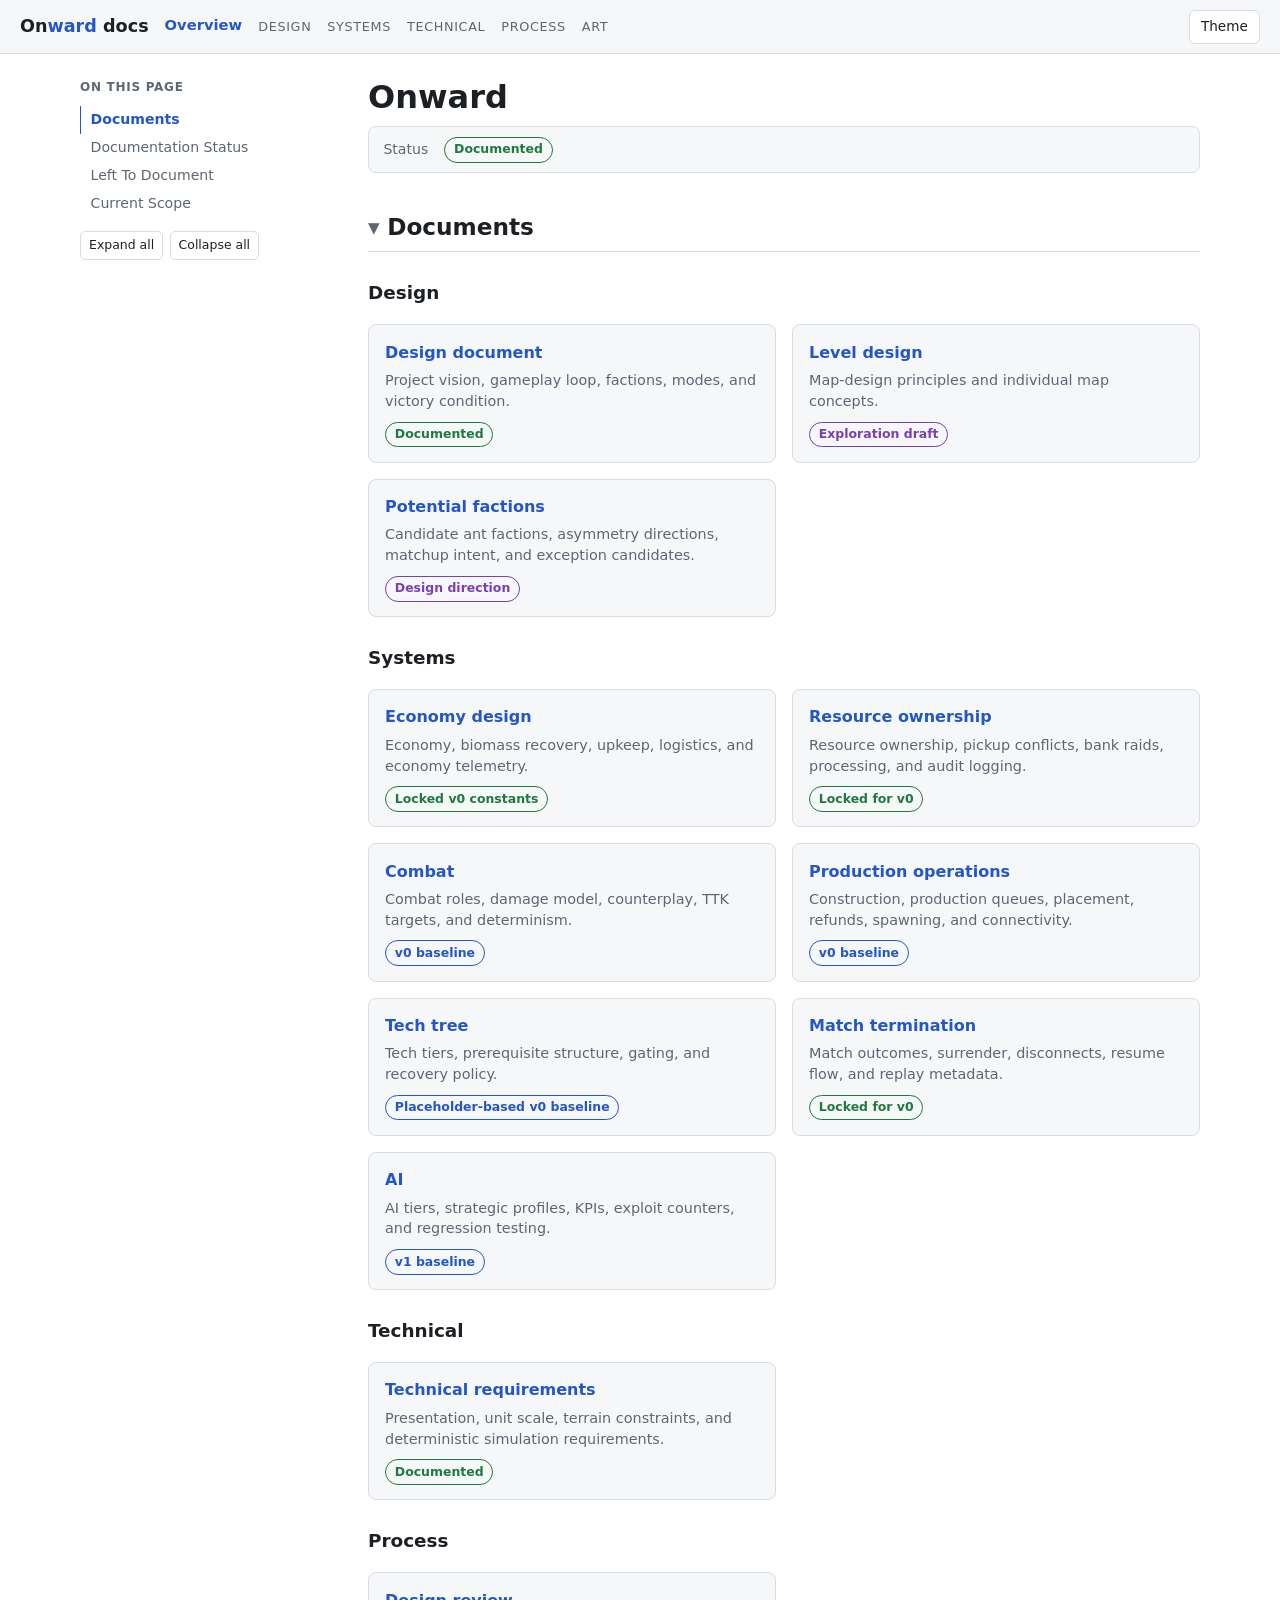
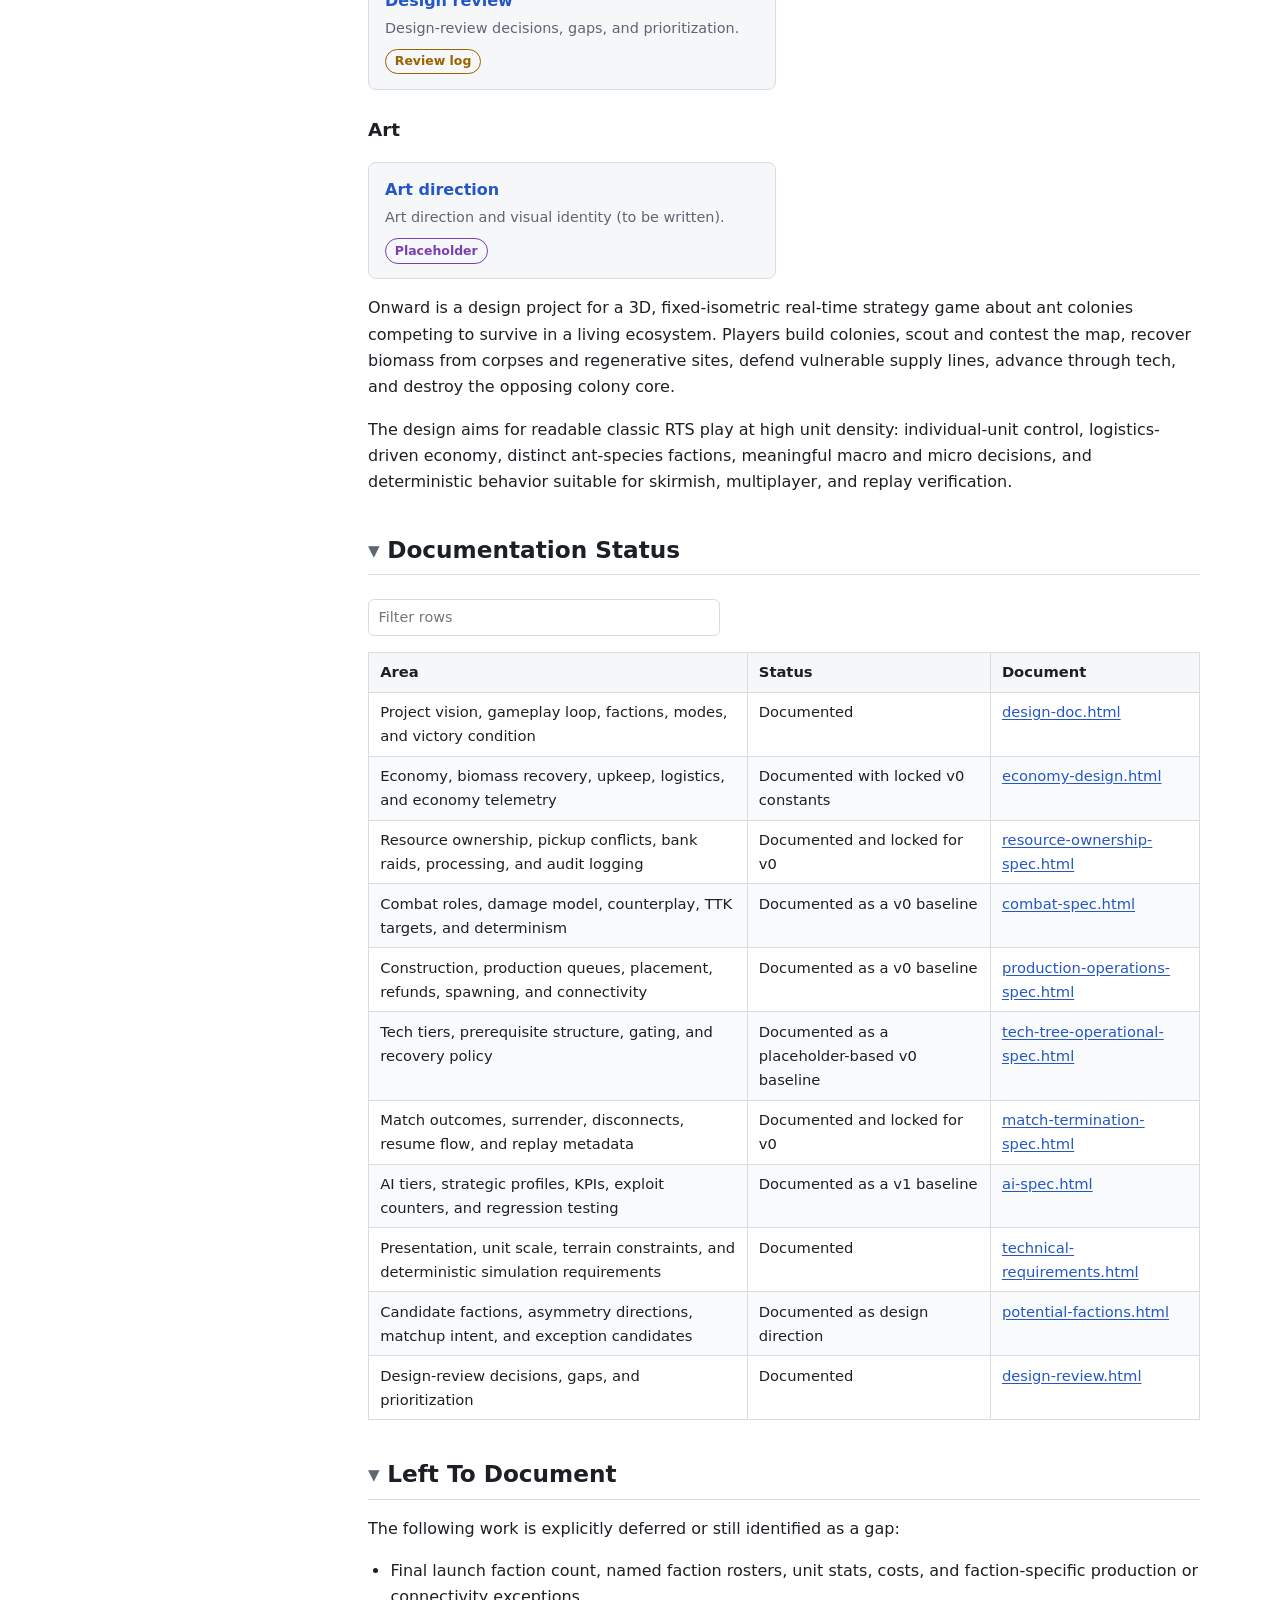
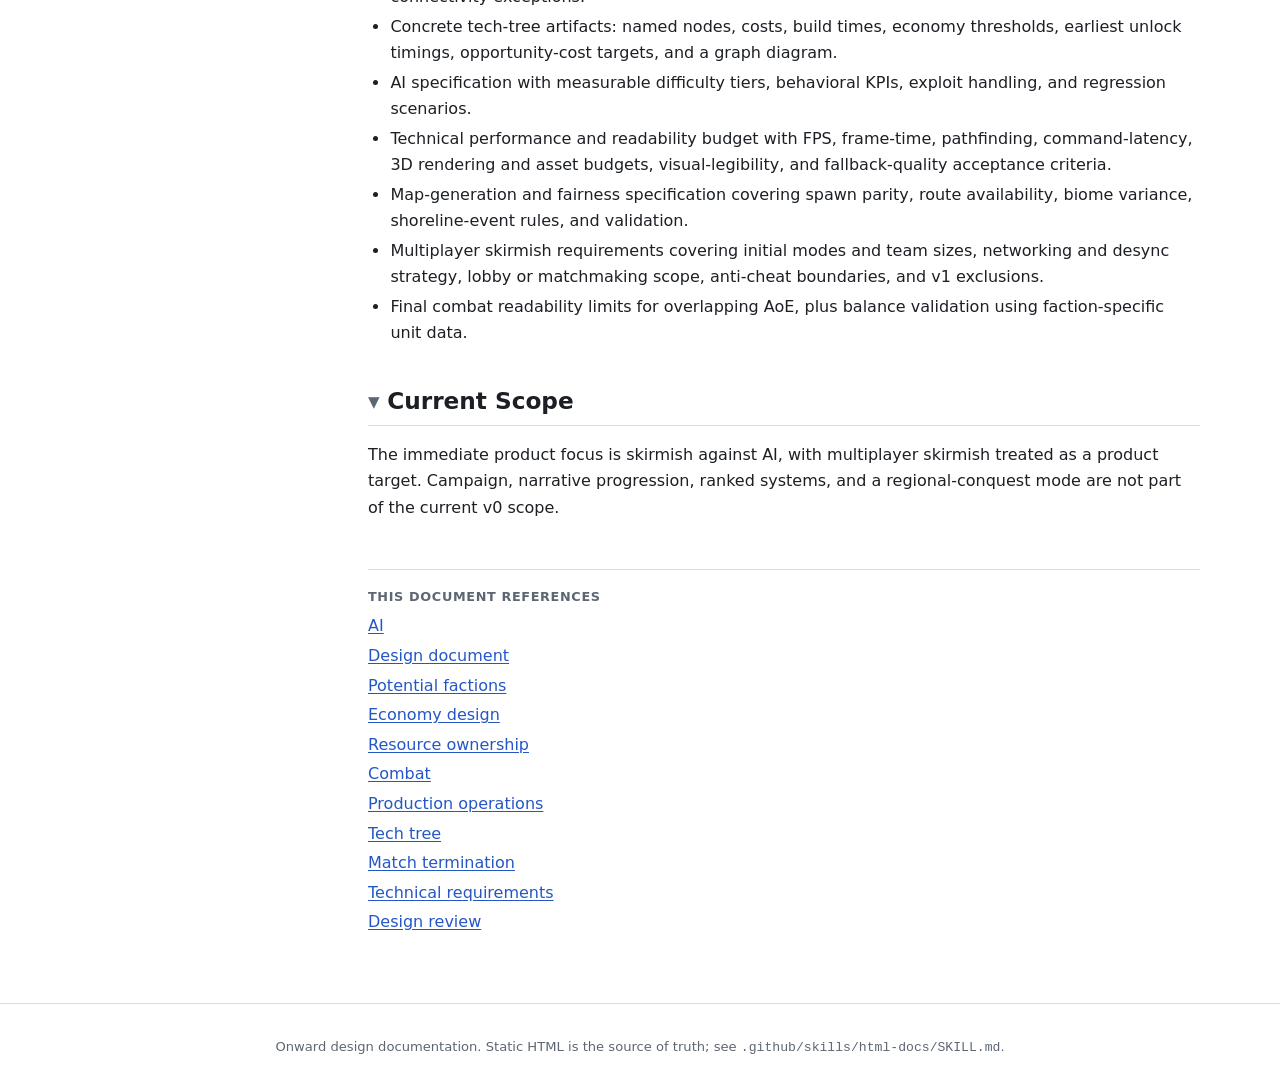
<file: docs/index.html>
<!doctype html>
<html lang="en">
<head>
<meta charset="utf-8">
<meta name="viewport" content="width=device-width, initial-scale=1">
<title>Onward - Onward</title>
<meta name="description" content="Onward project overview, documentation status, open work, and scope.">
<link rel="stylesheet" href="assets/css/site.css">
<script type="application/ld+json">
{
  "@context": "https://schema.org",
  "@type": "TechArticle",
  "headline": "Onward",
  "description": "Onward project overview, documentation status, open work, and scope.",
  "isPartOf": {
    "@type": "CreativeWork",
    "name": "Onward design documentation",
    "url": "index.html"
  },
  "citation": [
    "ai-spec.html",
    "combat-spec.html",
    "design-doc.html",
    "design-review.html",
    "economy-design.html",
    "match-termination-spec.html",
    "potential-factions.html",
    "production-operations-spec.html",
    "resource-ownership-spec.html",
    "tech-tree-operational-spec.html",
    "technical-requirements.html"
  ]
}
</script>
<script type="application/json" id="doc-data">
{
  "slug": "index",
  "title": "Onward",
  "group": null,
  "status": {
    "key": "documented",
    "label": "Documented"
  },
  "references": [
    "ai-spec",
    "combat-spec",
    "design-doc",
    "design-review",
    "economy-design",
    "match-termination-spec",
    "potential-factions",
    "production-operations-spec",
    "resource-ownership-spec",
    "tech-tree-operational-spec",
    "technical-requirements"
  ],
  "referencedBy": [],
  "constants": {},
  "sections": [
    {
      "id": "documents",
      "title": "Documents",
      "level": 2
    },
    {
      "id": "documentation-status",
      "title": "Documentation Status",
      "level": 2
    },
    {
      "id": "left-to-document",
      "title": "Left To Document",
      "level": 2
    },
    {
      "id": "current-scope",
      "title": "Current Scope",
      "level": 2
    }
  ]
}
</script>
<script src="assets/js/site.js" defer></script>
</head>
<body>
<a class="skip-link" href="#content">Skip to content</a>
<header class="site-header">
<a class="brand" href="index.html">On<span>ward</span> docs</a>
<nav class="site-nav" aria-label="Documentation">
<ul>
<li><a href="index.html" aria-current="page">Overview</a></li>
<li><span class="group-label" tabindex="0">Design</span><ul class="group-links"><li><a href="design-doc.html">Design document</a></li><li><a href="level-design.html">Level design</a></li><li><a href="potential-factions.html">Potential factions</a></li></ul></li>
<li><span class="group-label" tabindex="0">Systems</span><ul class="group-links"><li><a href="economy-design.html">Economy design</a></li><li><a href="resource-ownership-spec.html">Resource ownership</a></li><li><a href="combat-spec.html">Combat</a></li><li><a href="production-operations-spec.html">Production operations</a></li><li><a href="tech-tree-operational-spec.html">Tech tree</a></li><li><a href="match-termination-spec.html">Match termination</a></li><li><a href="ai-spec.html">AI</a></li></ul></li>
<li><span class="group-label" tabindex="0">Technical</span><ul class="group-links"><li><a href="technical-requirements.html">Technical requirements</a></li></ul></li>
<li><span class="group-label" tabindex="0">Process</span><ul class="group-links"><li><a href="design-review.html">Design review</a></li></ul></li>
<li><span class="group-label" tabindex="0">Art</span><ul class="group-links"><li><a href="art-direction.html">Art direction</a></li></ul></li>
</ul>
</nav>
<div class="header-tools"><button type="button" id="theme-toggle" aria-label="Toggle light or dark theme">Theme</button></div>
</header>
<div class="layout">
<nav class="toc" aria-label="On this page"><h2>On this page</h2>
<ul>
<li><a href="#documents">Documents</a>
</li>
<li><a href="#documentation-status">Documentation Status</a>
</li>
<li><a href="#left-to-document">Left To Document</a>
</li>
<li><a href="#current-scope">Current Scope</a>
</li>
</ul>
<div class="toc-tools"><button type="button" id="expand-all">Expand all</button><button type="button" id="collapse-all">Collapse all</button></div></nav>
<main id="content" class="doc">
<h1 id="onward">Onward</h1>
<div class="doc-meta"><dl><dt>Status</dt><dd><span class="badge" data-status="documented">Documented</span></dd></dl></div>
<section aria-labelledby="documents"><h2 id="documents">Documents</h2>
<h3>Design</h3>
<ul class="card-grid"><li><a class="card" href="design-doc.html"><strong>Design document</strong><span>Project vision, gameplay loop, factions, modes, and victory condition.</span><span class="badge" data-status="documented">Documented</span></a></li><li><a class="card" href="level-design.html"><strong>Level design</strong><span>Map-design principles and individual map concepts.</span><span class="badge" data-status="draft">Exploration draft</span></a></li><li><a class="card" href="potential-factions.html"><strong>Potential factions</strong><span>Candidate ant factions, asymmetry directions, matchup intent, and exception candidates.</span><span class="badge" data-status="direction">Design direction</span></a></li></ul>
<h3>Systems</h3>
<ul class="card-grid"><li><a class="card" href="economy-design.html"><strong>Economy design</strong><span>Economy, biomass recovery, upkeep, logistics, and economy telemetry.</span><span class="badge" data-status="locked">Locked v0 constants</span></a></li><li><a class="card" href="resource-ownership-spec.html"><strong>Resource ownership</strong><span>Resource ownership, pickup conflicts, bank raids, processing, and audit logging.</span><span class="badge" data-status="locked">Locked for v0</span></a></li><li><a class="card" href="combat-spec.html"><strong>Combat</strong><span>Combat roles, damage model, counterplay, TTK targets, and determinism.</span><span class="badge" data-status="baseline">v0 baseline</span></a></li><li><a class="card" href="production-operations-spec.html"><strong>Production operations</strong><span>Construction, production queues, placement, refunds, spawning, and connectivity.</span><span class="badge" data-status="baseline">v0 baseline</span></a></li><li><a class="card" href="tech-tree-operational-spec.html"><strong>Tech tree</strong><span>Tech tiers, prerequisite structure, gating, and recovery policy.</span><span class="badge" data-status="placeholder">Placeholder-based v0 baseline</span></a></li><li><a class="card" href="match-termination-spec.html"><strong>Match termination</strong><span>Match outcomes, surrender, disconnects, resume flow, and replay metadata.</span><span class="badge" data-status="locked">Locked for v0</span></a></li><li><a class="card" href="ai-spec.html"><strong>AI</strong><span>AI tiers, strategic profiles, KPIs, exploit counters, and regression testing.</span><span class="badge" data-status="baseline">v1 baseline</span></a></li></ul>
<h3>Technical</h3>
<ul class="card-grid"><li><a class="card" href="technical-requirements.html"><strong>Technical requirements</strong><span>Presentation, unit scale, terrain constraints, and deterministic simulation requirements.</span><span class="badge" data-status="documented">Documented</span></a></li></ul>
<h3>Process</h3>
<ul class="card-grid"><li><a class="card" href="design-review.html"><strong>Design review</strong><span>Design-review decisions, gaps, and prioritization.</span><span class="badge" data-status="review">Review log</span></a></li></ul>
<h3>Art</h3>
<ul class="card-grid"><li><a class="card" href="art-direction.html"><strong>Art direction</strong><span>Art direction and visual identity (to be written).</span><span class="badge" data-status="draft">Placeholder</span></a></li></ul>
</section>
<p>Onward is a design project for a 3D, fixed-isometric real-time strategy game about ant colonies competing to survive in a living ecosystem. Players build colonies, scout and contest the map, recover biomass from corpses and regenerative sites, defend vulnerable supply lines, advance through tech, and destroy the opposing colony core.</p>
<p>The design aims for readable classic RTS play at high unit density: individual-unit control, logistics-driven economy, distinct ant-species factions, meaningful macro and micro decisions, and deterministic behavior suitable for skirmish, multiplayer, and replay verification.</p>
<section aria-labelledby="documentation-status">
<h2 id="documentation-status">Documentation Status <a class="anchor" href="#documentation-status" aria-label="Link to this section">#</a></h2>
<div class="table-wrap"><table>
<thead>
<tr>
<th>Area</th>
<th>Status</th>
<th>Document</th>
</tr>
</thead>
<tbody>
<tr>
<td>Project vision, gameplay loop, factions, modes, and victory condition</td>
<td>Documented</td>
<td><a href="design-doc.html"><a href="design-doc.html">design-doc.html</a></a></td>
</tr>
<tr>
<td>Economy, biomass recovery, upkeep, logistics, and economy telemetry</td>
<td>Documented with locked v0 constants</td>
<td><a href="economy-design.html"><a href="economy-design.html">economy-design.html</a></a></td>
</tr>
<tr>
<td>Resource ownership, pickup conflicts, bank raids, processing, and audit logging</td>
<td>Documented and locked for v0</td>
<td><a href="resource-ownership-spec.html"><a href="resource-ownership-spec.html">resource-ownership-spec.html</a></a></td>
</tr>
<tr>
<td>Combat roles, damage model, counterplay, TTK targets, and determinism</td>
<td>Documented as a v0 baseline</td>
<td><a href="combat-spec.html"><a href="combat-spec.html">combat-spec.html</a></a></td>
</tr>
<tr>
<td>Construction, production queues, placement, refunds, spawning, and connectivity</td>
<td>Documented as a v0 baseline</td>
<td><a href="production-operations-spec.html"><a href="production-operations-spec.html">production-operations-spec.html</a></a></td>
</tr>
<tr>
<td>Tech tiers, prerequisite structure, gating, and recovery policy</td>
<td>Documented as a placeholder-based v0 baseline</td>
<td><a href="tech-tree-operational-spec.html"><a href="tech-tree-operational-spec.html">tech-tree-operational-spec.html</a></a></td>
</tr>
<tr>
<td>Match outcomes, surrender, disconnects, resume flow, and replay metadata</td>
<td>Documented and locked for v0</td>
<td><a href="match-termination-spec.html"><a href="match-termination-spec.html">match-termination-spec.html</a></a></td>
</tr>
<tr>
<td>AI tiers, strategic profiles, KPIs, exploit counters, and regression testing</td>
<td>Documented as a v1 baseline</td>
<td><a href="ai-spec.html">ai-spec.html</a></td>
</tr>
<tr>
<td>Presentation, unit scale, terrain constraints, and deterministic simulation requirements</td>
<td>Documented</td>
<td><a href="technical-requirements.html"><a href="technical-requirements.html">technical-requirements.html</a></a></td>
</tr>
<tr>
<td>Candidate factions, asymmetry directions, matchup intent, and exception candidates</td>
<td>Documented as design direction</td>
<td><a href="potential-factions.html"><a href="potential-factions.html">potential-factions.html</a></a></td>
</tr>
<tr>
<td>Design-review decisions, gaps, and prioritization</td>
<td>Documented</td>
<td><a href="design-review.html"><a href="design-review.html">design-review.html</a></a></td>
</tr>
</tbody>
</table></div>
</section>
<section aria-labelledby="left-to-document">
<h2 id="left-to-document">Left To Document <a class="anchor" href="#left-to-document" aria-label="Link to this section">#</a></h2>
<p>The following work is explicitly deferred or still identified as a gap:</p>
<ul>
<li>Final launch faction count, named faction rosters, unit stats, costs, and faction-specific production or connectivity exceptions.</li>
<li>Concrete tech-tree artifacts: named nodes, costs, build times, economy thresholds, earliest unlock timings, opportunity-cost targets, and a graph diagram.</li>
<li>AI specification with measurable difficulty tiers, behavioral KPIs, exploit handling, and regression scenarios.</li>
<li>Technical performance and readability budget with FPS, frame-time, pathfinding, command-latency, 3D rendering and asset budgets, visual-legibility, and fallback-quality acceptance criteria.</li>
<li>Map-generation and fairness specification covering spawn parity, route availability, biome variance, shoreline-event rules, and validation.</li>
<li>Multiplayer skirmish requirements covering initial modes and team sizes, networking and desync strategy, lobby or matchmaking scope, anti-cheat boundaries, and v1 exclusions.</li>
<li>Final combat readability limits for overlapping AoE, plus balance validation using faction-specific unit data.</li>
</ul>
</section>
<section aria-labelledby="current-scope">
<h2 id="current-scope">Current Scope <a class="anchor" href="#current-scope" aria-label="Link to this section">#</a></h2>
<p>The immediate product focus is skirmish against AI, with multiplayer skirmish treated as a product target. Campaign, narrative progression, ranked systems, and a regional-conquest mode are not part of the current v0 scope.</p>
</section>

<aside class="doc-links" aria-label="Related documents"><div><h2>This document references</h2><ul><li><a href="ai-spec.html">AI</a></li><li><a href="design-doc.html">Design document</a></li><li><a href="potential-factions.html">Potential factions</a></li><li><a href="economy-design.html">Economy design</a></li><li><a href="resource-ownership-spec.html">Resource ownership</a></li><li><a href="combat-spec.html">Combat</a></li><li><a href="production-operations-spec.html">Production operations</a></li><li><a href="tech-tree-operational-spec.html">Tech tree</a></li><li><a href="match-termination-spec.html">Match termination</a></li><li><a href="technical-requirements.html">Technical requirements</a></li><li><a href="design-review.html">Design review</a></li></ul></div></aside>
</main>
</div>
<footer class="site-footer">Onward design documentation. Static HTML is the source of truth; see <code>.github/skills/html-docs/SKILL.md</code>.</footer>
</body>
</html>
</file>
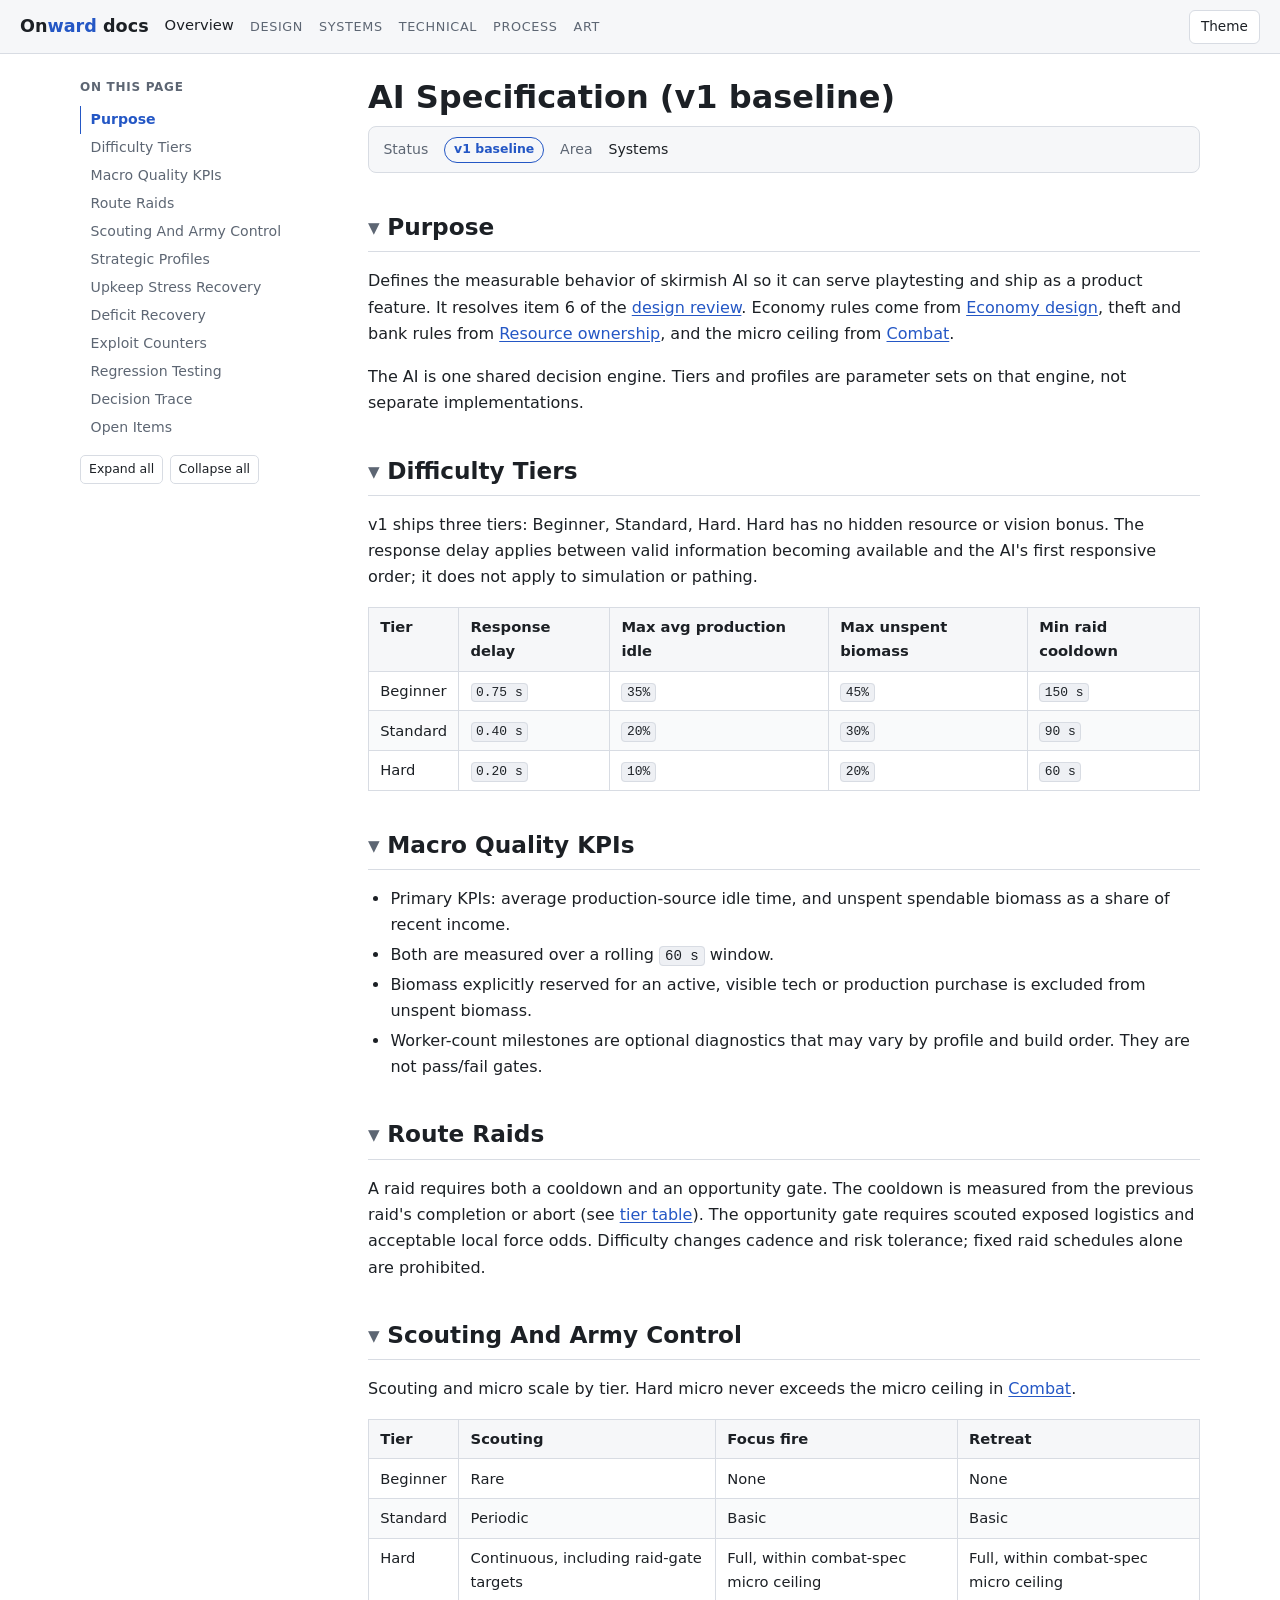
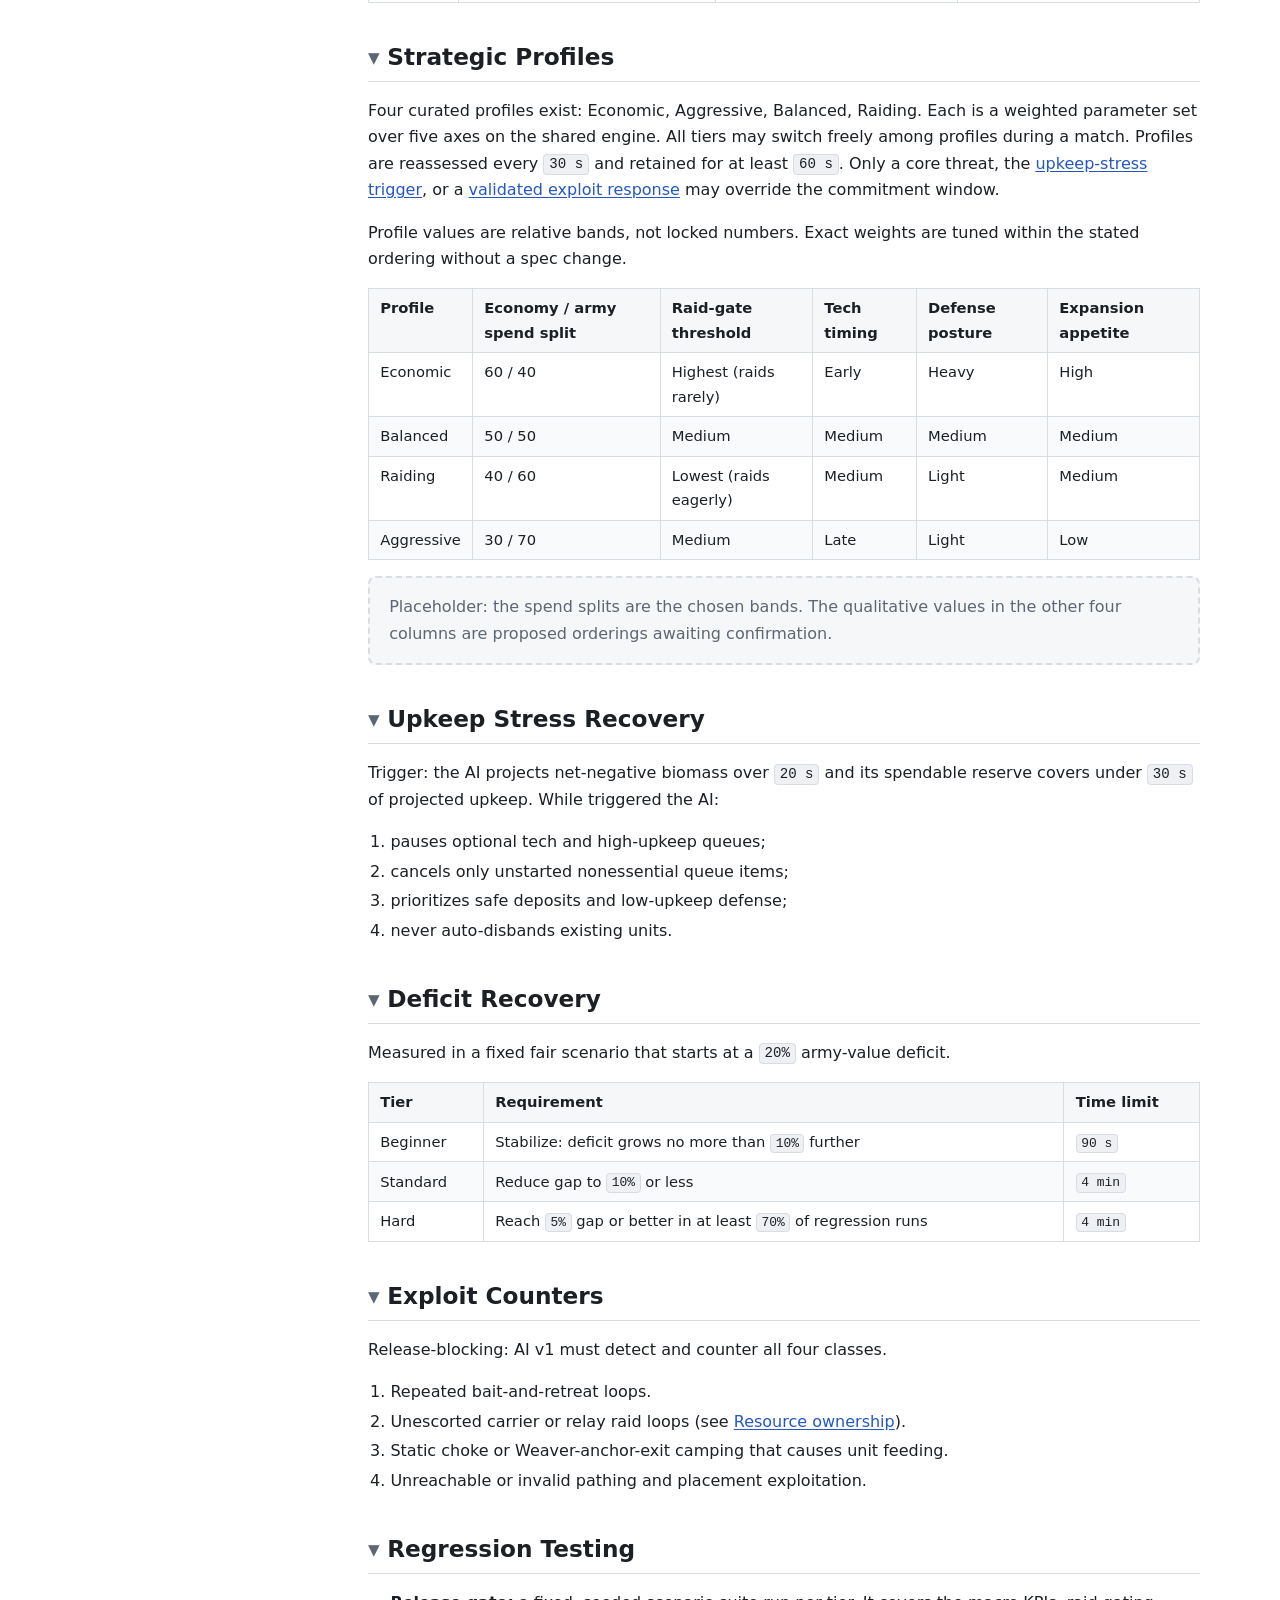
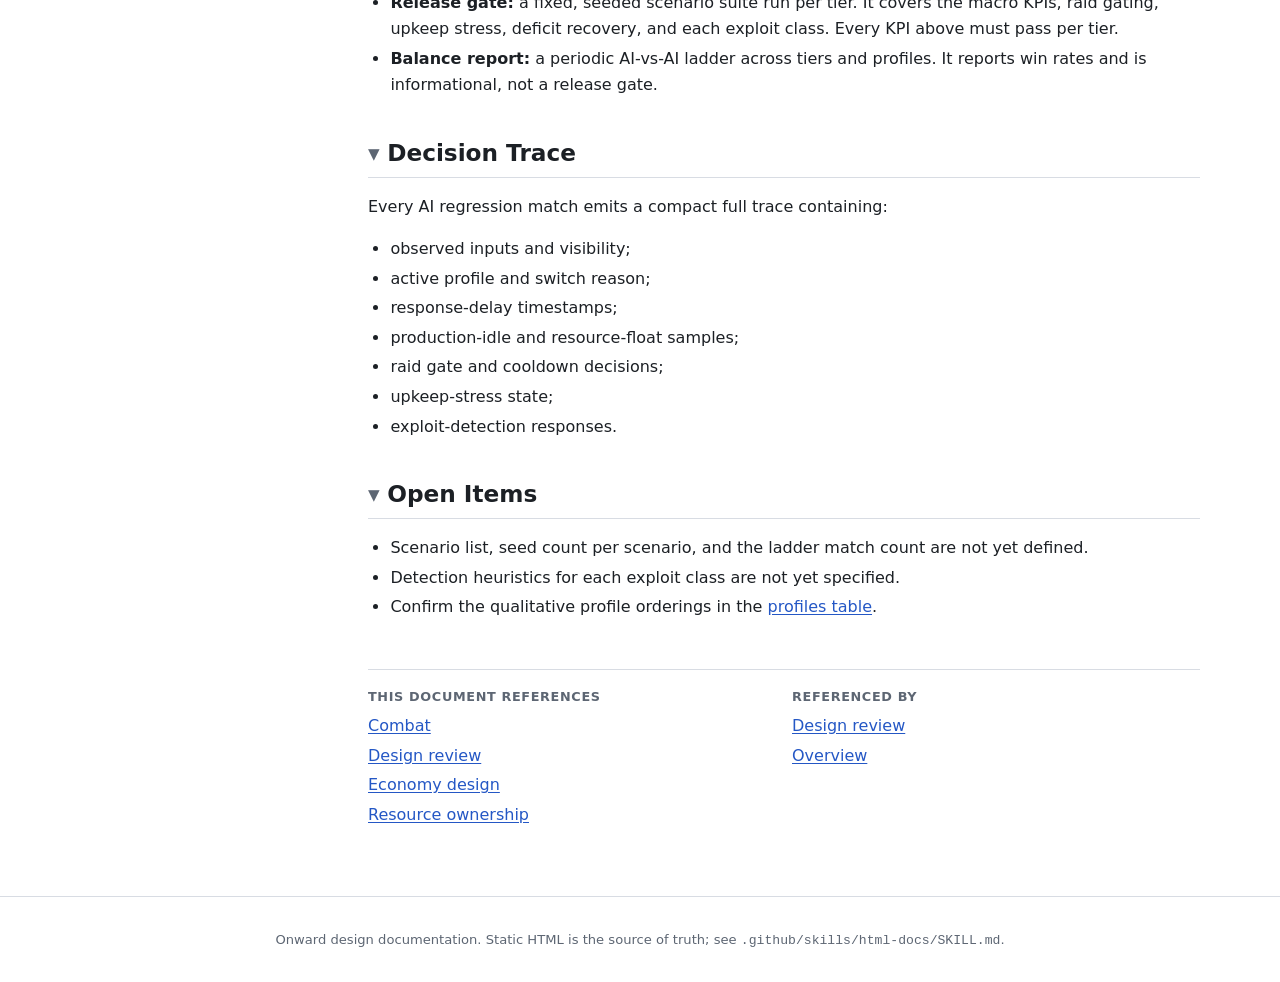
<file: docs/ai-spec.html>
<!doctype html>
<html lang="en">
<head>
<meta charset="utf-8">
<meta name="viewport" content="width=device-width, initial-scale=1">
<title>AI Specification (v1 baseline) - Onward</title>
<meta name="description" content="AI difficulty tiers, strategic profiles, measurable KPIs, exploit counters, and regression testing for Onward skirmish AI.">
<link rel="stylesheet" href="assets/css/site.css">
<script type="application/ld+json">
{
  "@context": "https://schema.org",
  "@type": "TechArticle",
  "headline": "AI Specification (v1 baseline)",
  "description": "AI difficulty tiers, strategic profiles, measurable KPIs, exploit counters, and regression testing for Onward skirmish AI.",
  "isPartOf": { "@type": "CreativeWork", "name": "Onward design documentation", "url": "index.html" },
  "citation": ["combat-spec.html", "design-review.html", "economy-design.html", "resource-ownership-spec.html"]
}
</script>
<script type="application/json" id="doc-data">
{
  "slug": "ai-spec",
  "title": "AI Specification (v1 baseline)",
  "group": "Systems",
  "status": { "key": "baseline", "label": "v1 baseline" },
  "references": ["combat-spec", "design-review", "economy-design", "resource-ownership-spec"],
  "referencedBy": ["design-review", "index"],
  "constants": {
    "ai_beginner_response_delay_s": "0.75",
    "ai_standard_response_delay_s": "0.40",
    "ai_hard_response_delay_s": "0.20",
    "ai_beginner_max_production_idle_pct": "35",
    "ai_standard_max_production_idle_pct": "20",
    "ai_hard_max_production_idle_pct": "10",
    "ai_beginner_max_unspent_biomass_pct": "45",
    "ai_standard_max_unspent_biomass_pct": "30",
    "ai_hard_max_unspent_biomass_pct": "20",
    "ai_macro_window_s": "60",
    "ai_beginner_raid_cooldown_s": "150",
    "ai_standard_raid_cooldown_s": "90",
    "ai_hard_raid_cooldown_s": "60",
    "ai_upkeep_stress_projection_s": "20",
    "ai_upkeep_stress_reserve_s": "30",
    "ai_comeback_start_deficit_pct": "20",
    "ai_beginner_deficit_stabilization_s": "90",
    "ai_beginner_max_further_deficit_pct": "10",
    "ai_standard_deficit_recovery_s": "240",
    "ai_standard_deficit_recovery_gap_pct": "10",
    "ai_hard_deficit_recovery_s": "240",
    "ai_hard_deficit_recovery_gap_pct": "5",
    "ai_hard_deficit_recovery_pass_pct": "70",
    "ai_profile_reassessment_s": "30",
    "ai_profile_min_commitment_s": "60"
  },
  "sections": [
    { "id": "purpose", "title": "Purpose", "level": 2 },
    { "id": "tiers", "title": "Difficulty Tiers", "level": 2 },
    { "id": "macro-kpis", "title": "Macro Quality KPIs", "level": 2 },
    { "id": "raids", "title": "Route Raids", "level": 2 },
    { "id": "scouting-and-micro", "title": "Scouting And Army Control", "level": 2 },
    { "id": "profiles", "title": "Strategic Profiles", "level": 2 },
    { "id": "upkeep-stress", "title": "Upkeep Stress Recovery", "level": 2 },
    { "id": "comeback", "title": "Deficit Recovery", "level": 2 },
    { "id": "exploits", "title": "Exploit Counters", "level": 2 },
    { "id": "testing", "title": "Regression Testing", "level": 2 },
    { "id": "decision-trace", "title": "Decision Trace", "level": 2 },
    { "id": "open-items", "title": "Open Items", "level": 2 }
  ]
}
</script>
<script src="assets/js/site.js" defer></script>
</head>
<body>
<a class="skip-link" href="#content">Skip to content</a>
<header class="site-header">
<a class="brand" href="index.html">On<span>ward</span> docs</a>
<nav class="site-nav" aria-label="Documentation">
<ul>
<li><a href="index.html">Overview</a></li>
<li><span class="group-label" tabindex="0">Design</span><ul class="group-links"><li><a href="design-doc.html">Design document</a></li><li><a href="level-design.html">Level design</a></li><li><a href="potential-factions.html">Potential factions</a></li></ul></li>
<li><span class="group-label" tabindex="0">Systems</span><ul class="group-links"><li><a href="economy-design.html">Economy design</a></li><li><a href="resource-ownership-spec.html">Resource ownership</a></li><li><a href="combat-spec.html">Combat</a></li><li><a href="production-operations-spec.html">Production operations</a></li><li><a href="tech-tree-operational-spec.html">Tech tree</a></li><li><a href="match-termination-spec.html">Match termination</a></li><li><a href="ai-spec.html" aria-current="page">AI</a></li></ul></li>
<li><span class="group-label" tabindex="0">Technical</span><ul class="group-links"><li><a href="technical-requirements.html">Technical requirements</a></li></ul></li>
<li><span class="group-label" tabindex="0">Process</span><ul class="group-links"><li><a href="design-review.html">Design review</a></li></ul></li>
<li><span class="group-label" tabindex="0">Art</span><ul class="group-links"><li><a href="art-direction.html">Art direction</a></li></ul></li>
</ul>
</nav>
<div class="header-tools"><button type="button" id="theme-toggle" aria-label="Toggle light or dark theme">Theme</button></div>
</header>
<div class="layout">
<nav class="toc" aria-label="On this page"><h2>On this page</h2>
<ul>
<li><a href="#purpose">Purpose</a></li>
<li><a href="#tiers">Difficulty Tiers</a></li>
<li><a href="#macro-kpis">Macro Quality KPIs</a></li>
<li><a href="#raids">Route Raids</a></li>
<li><a href="#scouting-and-micro">Scouting And Army Control</a></li>
<li><a href="#profiles">Strategic Profiles</a></li>
<li><a href="#upkeep-stress">Upkeep Stress Recovery</a></li>
<li><a href="#comeback">Deficit Recovery</a></li>
<li><a href="#exploits">Exploit Counters</a></li>
<li><a href="#testing">Regression Testing</a></li>
<li><a href="#decision-trace">Decision Trace</a></li>
<li><a href="#open-items">Open Items</a></li>
</ul>
<div class="toc-tools"><button type="button" id="expand-all">Expand all</button><button type="button" id="collapse-all">Collapse all</button></div></nav>
<main id="content" class="doc">
<h1>AI Specification (v1 baseline)</h1>
<div class="doc-meta"><dl><dt>Status</dt><dd><span class="badge" data-status="baseline">v1 baseline</span></dd><dt>Area</dt><dd>Systems</dd></dl></div>

<section aria-labelledby="purpose">
<h2 id="purpose">Purpose <a class="anchor" href="#purpose" aria-label="Link to this section">#</a></h2>
<p>Defines the measurable behavior of skirmish AI so it can serve playtesting and ship as a product feature. It resolves item 6 of the <a href="design-review.html#6-ai-design-for-playtesting-and-productization-high">design review</a>. Economy rules come from <a href="economy-design.html">Economy design</a>, theft and bank rules from <a href="resource-ownership-spec.html">Resource ownership</a>, and the micro ceiling from <a href="combat-spec.html">Combat</a>.</p>
<p>The AI is one shared decision engine. Tiers and profiles are parameter sets on that engine, not separate implementations.</p>
</section>

<section aria-labelledby="tiers">
<h2 id="tiers">Difficulty Tiers <a class="anchor" href="#tiers" aria-label="Link to this section">#</a></h2>
<p>v1 ships three tiers: Beginner, Standard, Hard. Hard has no hidden resource or vision bonus. The response delay applies between valid information becoming available and the AI's first responsive order; it does not apply to simulation or pathing.</p>
<div class="table-wrap"><table>
<thead><tr><th scope="col">Tier</th><th scope="col">Response delay</th><th scope="col">Max avg production idle</th><th scope="col">Max unspent biomass</th><th scope="col">Min raid cooldown</th></tr></thead>
<tbody>
<tr><td>Beginner</td><td><code data-constant="ai_beginner_response_delay_s" data-value="0.75">0.75 s</code></td><td><code data-constant="ai_beginner_max_production_idle_pct" data-value="35">35%</code></td><td><code data-constant="ai_beginner_max_unspent_biomass_pct" data-value="45">45%</code></td><td><code data-constant="ai_beginner_raid_cooldown_s" data-value="150">150 s</code></td></tr>
<tr><td>Standard</td><td><code data-constant="ai_standard_response_delay_s" data-value="0.40">0.40 s</code></td><td><code data-constant="ai_standard_max_production_idle_pct" data-value="20">20%</code></td><td><code data-constant="ai_standard_max_unspent_biomass_pct" data-value="30">30%</code></td><td><code data-constant="ai_standard_raid_cooldown_s" data-value="90">90 s</code></td></tr>
<tr><td>Hard</td><td><code data-constant="ai_hard_response_delay_s" data-value="0.20">0.20 s</code></td><td><code data-constant="ai_hard_max_production_idle_pct" data-value="10">10%</code></td><td><code data-constant="ai_hard_max_unspent_biomass_pct" data-value="20">20%</code></td><td><code data-constant="ai_hard_raid_cooldown_s" data-value="60">60 s</code></td></tr>
</tbody>
</table></div>
</section>

<section aria-labelledby="macro-kpis">
<h2 id="macro-kpis">Macro Quality KPIs <a class="anchor" href="#macro-kpis" aria-label="Link to this section">#</a></h2>
<ul>
<li>Primary KPIs: average production-source idle time, and unspent spendable biomass as a share of recent income.</li>
<li>Both are measured over a rolling <code data-constant="ai_macro_window_s" data-value="60">60 s</code> window.</li>
<li>Biomass explicitly reserved for an active, visible tech or production purchase is excluded from unspent biomass.</li>
<li>Worker-count milestones are optional diagnostics that may vary by profile and build order. They are not pass/fail gates.</li>
</ul>
</section>

<section aria-labelledby="raids">
<h2 id="raids">Route Raids <a class="anchor" href="#raids" aria-label="Link to this section">#</a></h2>
<p>A raid requires both a cooldown and an opportunity gate. The cooldown is measured from the previous raid's completion or abort (see <a href="#tiers">tier table</a>). The opportunity gate requires scouted exposed logistics and acceptable local force odds. Difficulty changes cadence and risk tolerance; fixed raid schedules alone are prohibited.</p>
</section>

<section aria-labelledby="scouting-and-micro">
<h2 id="scouting-and-micro">Scouting And Army Control <a class="anchor" href="#scouting-and-micro">#</a></h2>
<p>Scouting and micro scale by tier. Hard micro never exceeds the micro ceiling in <a href="combat-spec.html">Combat</a>.</p>
<div class="table-wrap"><table>
<thead><tr><th scope="col">Tier</th><th scope="col">Scouting</th><th scope="col">Focus fire</th><th scope="col">Retreat</th></tr></thead>
<tbody>
<tr><td>Beginner</td><td>Rare</td><td>None</td><td>None</td></tr>
<tr><td>Standard</td><td>Periodic</td><td>Basic</td><td>Basic</td></tr>
<tr><td>Hard</td><td>Continuous, including raid-gate targets</td><td>Full, within combat-spec micro ceiling</td><td>Full, within combat-spec micro ceiling</td></tr>
</tbody>
</table></div>
</section>

<section aria-labelledby="profiles">
<h2 id="profiles">Strategic Profiles <a class="anchor" href="#profiles">#</a></h2>
<p>Four curated profiles exist: Economic, Aggressive, Balanced, Raiding. Each is a weighted parameter set over five axes on the shared engine. All tiers may switch freely among profiles during a match. Profiles are reassessed every <code data-constant="ai_profile_reassessment_s" data-value="30">30 s</code> and retained for at least <code data-constant="ai_profile_min_commitment_s" data-value="60">60 s</code>. Only a core threat, the <a href="#upkeep-stress">upkeep-stress trigger</a>, or a <a href="#exploits">validated exploit response</a> may override the commitment window.</p>
<p>Profile values are relative bands, not locked numbers. Exact weights are tuned within the stated ordering without a spec change.</p>
<div class="table-wrap"><table>
<thead><tr><th scope="col">Profile</th><th scope="col">Economy / army spend split</th><th scope="col">Raid-gate threshold</th><th scope="col">Tech timing</th><th scope="col">Defense posture</th><th scope="col">Expansion appetite</th></tr></thead>
<tbody>
<tr><td>Economic</td><td>60 / 40</td><td>Highest (raids rarely)</td><td>Early</td><td>Heavy</td><td>High</td></tr>
<tr><td>Balanced</td><td>50 / 50</td><td>Medium</td><td>Medium</td><td>Medium</td><td>Medium</td></tr>
<tr><td>Raiding</td><td>40 / 60</td><td>Lowest (raids eagerly)</td><td>Medium</td><td>Light</td><td>Medium</td></tr>
<tr><td>Aggressive</td><td>30 / 70</td><td>Medium</td><td>Late</td><td>Light</td><td>Low</td></tr>
</tbody>
</table></div>
<p class="placeholder-box">Placeholder: the spend splits are the chosen bands. The qualitative values in the other four columns are proposed orderings awaiting confirmation.</p>
</section>

<section aria-labelledby="upkeep-stress">
<h2 id="upkeep-stress">Upkeep Stress Recovery <a class="anchor" href="#upkeep-stress">#</a></h2>
<p>Trigger: the AI projects net-negative biomass over <code data-constant="ai_upkeep_stress_projection_s" data-value="20">20 s</code> and its spendable reserve covers under <code data-constant="ai_upkeep_stress_reserve_s" data-value="30">30 s</code> of projected upkeep. While triggered the AI:</p>
<ol>
<li>pauses optional tech and high-upkeep queues;</li>
<li>cancels only unstarted nonessential queue items;</li>
<li>prioritizes safe deposits and low-upkeep defense;</li>
<li>never auto-disbands existing units.</li>
</ol>
</section>

<section aria-labelledby="comeback">
<h2 id="comeback">Deficit Recovery <a class="anchor" href="#comeback">#</a></h2>
<p>Measured in a fixed fair scenario that starts at a <code data-constant="ai_comeback_start_deficit_pct" data-value="20">20%</code> army-value deficit.</p>
<div class="table-wrap"><table>
<thead><tr><th scope="col">Tier</th><th scope="col">Requirement</th><th scope="col">Time limit</th></tr></thead>
<tbody>
<tr><td>Beginner</td><td>Stabilize: deficit grows no more than <code data-constant="ai_beginner_max_further_deficit_pct" data-value="10">10%</code> further</td><td><code data-constant="ai_beginner_deficit_stabilization_s" data-value="90">90 s</code></td></tr>
<tr><td>Standard</td><td>Reduce gap to <code data-constant="ai_standard_deficit_recovery_gap_pct" data-value="10">10%</code> or less</td><td><code data-constant="ai_standard_deficit_recovery_s" data-value="240">4 min</code></td></tr>
<tr><td>Hard</td><td>Reach <code data-constant="ai_hard_deficit_recovery_gap_pct" data-value="5">5%</code> gap or better in at least <code data-constant="ai_hard_deficit_recovery_pass_pct" data-value="70">70%</code> of regression runs</td><td><code data-constant="ai_hard_deficit_recovery_s" data-value="240">4 min</code></td></tr>
</tbody>
</table></div>
</section>

<section aria-labelledby="exploits">
<h2 id="exploits">Exploit Counters <a class="anchor" href="#exploits">#</a></h2>
<p>Release-blocking: AI v1 must detect and counter all four classes.</p>
<ol>
<li>Repeated bait-and-retreat loops.</li>
<li>Unescorted carrier or relay raid loops (see <a href="resource-ownership-spec.html">Resource ownership</a>).</li>
<li>Static choke or Weaver-anchor-exit camping that causes unit feeding.</li>
<li>Unreachable or invalid pathing and placement exploitation.</li>
</ol>
</section>

<section aria-labelledby="testing">
<h2 id="testing">Regression Testing <a class="anchor" href="#testing">#</a></h2>
<ul>
<li><strong>Release gate:</strong> a fixed, seeded scenario suite run per tier. It covers the macro KPIs, raid gating, upkeep stress, deficit recovery, and each exploit class. Every KPI above must pass per tier.</li>
<li><strong>Balance report:</strong> a periodic AI-vs-AI ladder across tiers and profiles. It reports win rates and is informational, not a release gate.</li>
</ul>
</section>

<section aria-labelledby="decision-trace">
<h2 id="decision-trace">Decision Trace <a class="anchor" href="#decision-trace">#</a></h2>
<p>Every AI regression match emits a compact full trace containing:</p>
<ul>
<li>observed inputs and visibility;</li>
<li>active profile and switch reason;</li>
<li>response-delay timestamps;</li>
<li>production-idle and resource-float samples;</li>
<li>raid gate and cooldown decisions;</li>
<li>upkeep-stress state;</li>
<li>exploit-detection responses.</li>
</ul>
</section>

<section aria-labelledby="open-items">
<h2 id="open-items">Open Items <a class="anchor" href="#open-items">#</a></h2>
<ul>
<li>Scenario list, seed count per scenario, and the ladder match count are not yet defined.</li>
<li>Detection heuristics for each exploit class are not yet specified.</li>
<li>Confirm the qualitative profile orderings in the <a href="#profiles">profiles table</a>.</li>
</ul>
</section>

<aside class="doc-links" aria-label="Related documents">
<div><h2>This document references</h2><ul><li><a href="combat-spec.html">Combat</a></li><li><a href="design-review.html">Design review</a></li><li><a href="economy-design.html">Economy design</a></li><li><a href="resource-ownership-spec.html">Resource ownership</a></li></ul></div>
<div><h2>Referenced by</h2><ul><li><a href="design-review.html">Design review</a></li><li><a href="index.html">Overview</a></li></ul></div>
</aside>
</main>
</div>
<footer class="site-footer">Onward design documentation. Static HTML is the source of truth; see <code>.github/skills/html-docs/SKILL.md</code>.</footer>
</body>
</html>
</file>
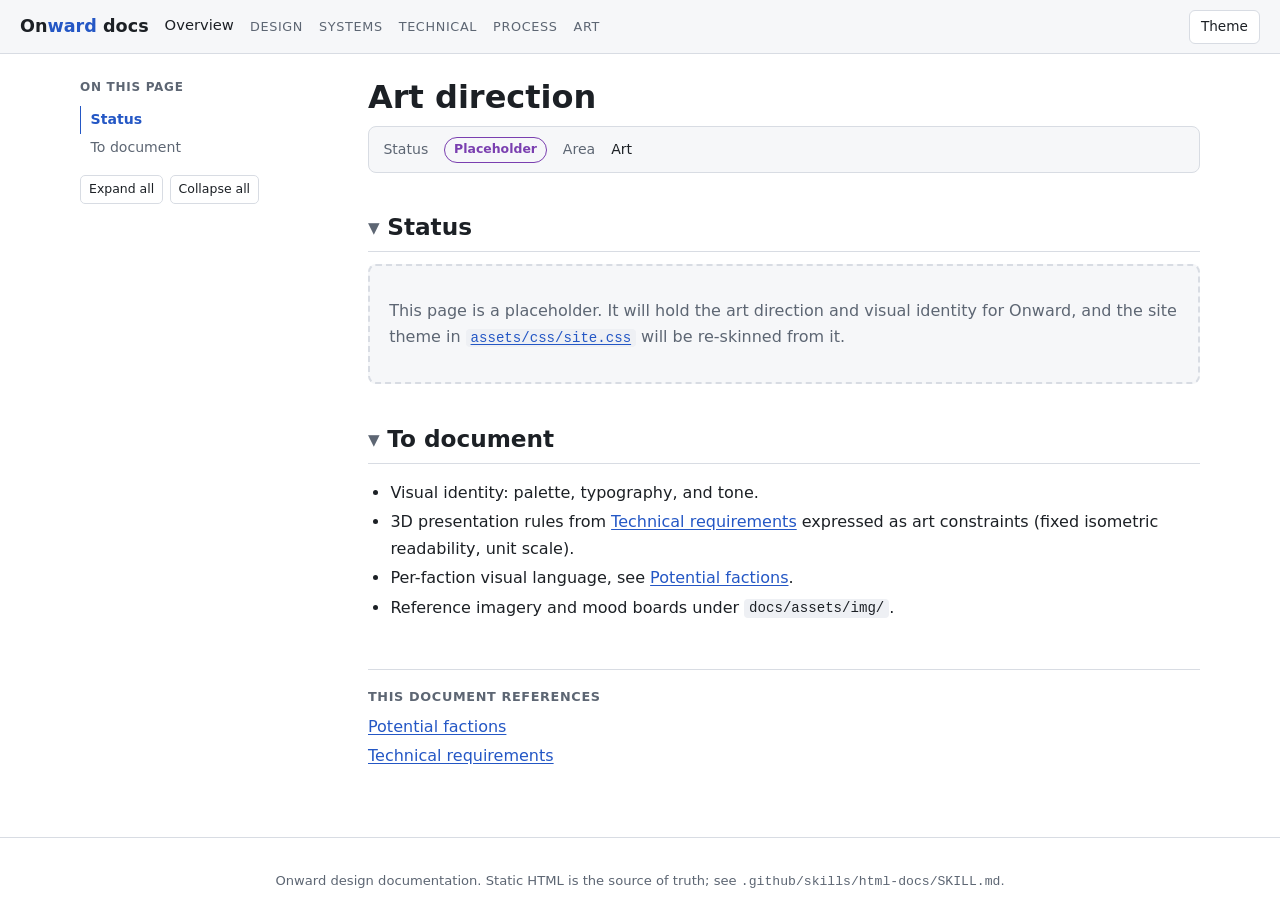
<file: docs/art-direction.html>
<!doctype html>
<html lang="en">
<head>
<meta charset="utf-8">
<meta name="viewport" content="width=device-width, initial-scale=1">
<title>Art direction - Onward</title>
<meta name="description" content="Art direction and visual identity (to be written).">
<link rel="stylesheet" href="assets/css/site.css">
<script type="application/ld+json">
{
  "@context": "https://schema.org",
  "@type": "TechArticle",
  "headline": "Art direction",
  "description": "Art direction and visual identity (to be written).",
  "isPartOf": {
    "@type": "CreativeWork",
    "name": "Onward design documentation",
    "url": "index.html"
  },
  "citation": [
    "potential-factions.html",
    "technical-requirements.html"
  ]
}
</script>
<script type="application/json" id="doc-data">
{
  "slug": "art-direction",
  "title": "Art direction",
  "group": "Art",
  "status": {
    "key": "draft",
    "label": "Placeholder"
  },
  "references": [
    "potential-factions",
    "technical-requirements"
  ],
  "referencedBy": [],
  "constants": {},
  "sections": [
    {
      "id": "status",
      "title": "Status",
      "level": 2
    },
    {
      "id": "to-document",
      "title": "To document",
      "level": 2
    }
  ]
}
</script>
<script src="assets/js/site.js" defer></script>
</head>
<body>
<a class="skip-link" href="#content">Skip to content</a>
<header class="site-header">
<a class="brand" href="index.html">On<span>ward</span> docs</a>
<nav class="site-nav" aria-label="Documentation">
<ul>
<li><a href="index.html">Overview</a></li>
<li><span class="group-label" tabindex="0">Design</span><ul class="group-links"><li><a href="design-doc.html">Design document</a></li><li><a href="level-design.html">Level design</a></li><li><a href="potential-factions.html">Potential factions</a></li></ul></li>
<li><span class="group-label" tabindex="0">Systems</span><ul class="group-links"><li><a href="economy-design.html">Economy design</a></li><li><a href="resource-ownership-spec.html">Resource ownership</a></li><li><a href="combat-spec.html">Combat</a></li><li><a href="production-operations-spec.html">Production operations</a></li><li><a href="tech-tree-operational-spec.html">Tech tree</a></li><li><a href="match-termination-spec.html">Match termination</a></li><li><a href="ai-spec.html">AI</a></li></ul></li>
<li><span class="group-label" tabindex="0">Technical</span><ul class="group-links"><li><a href="technical-requirements.html">Technical requirements</a></li></ul></li>
<li><span class="group-label" tabindex="0">Process</span><ul class="group-links"><li><a href="design-review.html">Design review</a></li></ul></li>
<li><span class="group-label" tabindex="0">Art</span><ul class="group-links"><li><a href="art-direction.html" aria-current="page">Art direction</a></li></ul></li>
</ul>
</nav>
<div class="header-tools"><button type="button" id="theme-toggle" aria-label="Toggle light or dark theme">Theme</button></div>
</header>
<div class="layout">
<nav class="toc" aria-label="On this page"><h2>On this page</h2>
<ul>
<li><a href="#status">Status</a>
</li>
<li><a href="#to-document">To document</a>
</li>
</ul>
<div class="toc-tools"><button type="button" id="expand-all">Expand all</button><button type="button" id="collapse-all">Collapse all</button></div></nav>
<main id="content" class="doc">
<h1>Art direction</h1>
<div class="doc-meta"><dl><dt>Status</dt><dd><span class="badge" data-status="draft">Placeholder</span></dd><dt>Area</dt><dd>Art</dd></dl></div>
<section aria-labelledby="status"><h2 id="status">Status</h2>
<div class="placeholder-box"><p>This page is a placeholder. It will hold the art direction and visual identity for Onward, and the site theme in <a href="assets/css/site.css"><code>assets/css/site.css</code></a> will be re-skinned from it.</p></div>
</section>
<section aria-labelledby="to-document"><h2 id="to-document">To document</h2>
<ul>
<li>Visual identity: palette, typography, and tone.</li>
<li>3D presentation rules from <a href="technical-requirements.html">Technical requirements</a> expressed as art constraints (fixed isometric readability, unit scale).</li>
<li>Per-faction visual language, see <a href="potential-factions.html">Potential factions</a>.</li>
<li>Reference imagery and mood boards under <code>docs/assets/img/</code>.</li>
</ul>
</section>

<aside class="doc-links" aria-label="Related documents"><div><h2>This document references</h2><ul><li><a href="potential-factions.html">Potential factions</a></li><li><a href="technical-requirements.html">Technical requirements</a></li></ul></div></aside>
</main>
</div>
<footer class="site-footer">Onward design documentation. Static HTML is the source of truth; see <code>.github/skills/html-docs/SKILL.md</code>.</footer>
</body>
</html>
</file>
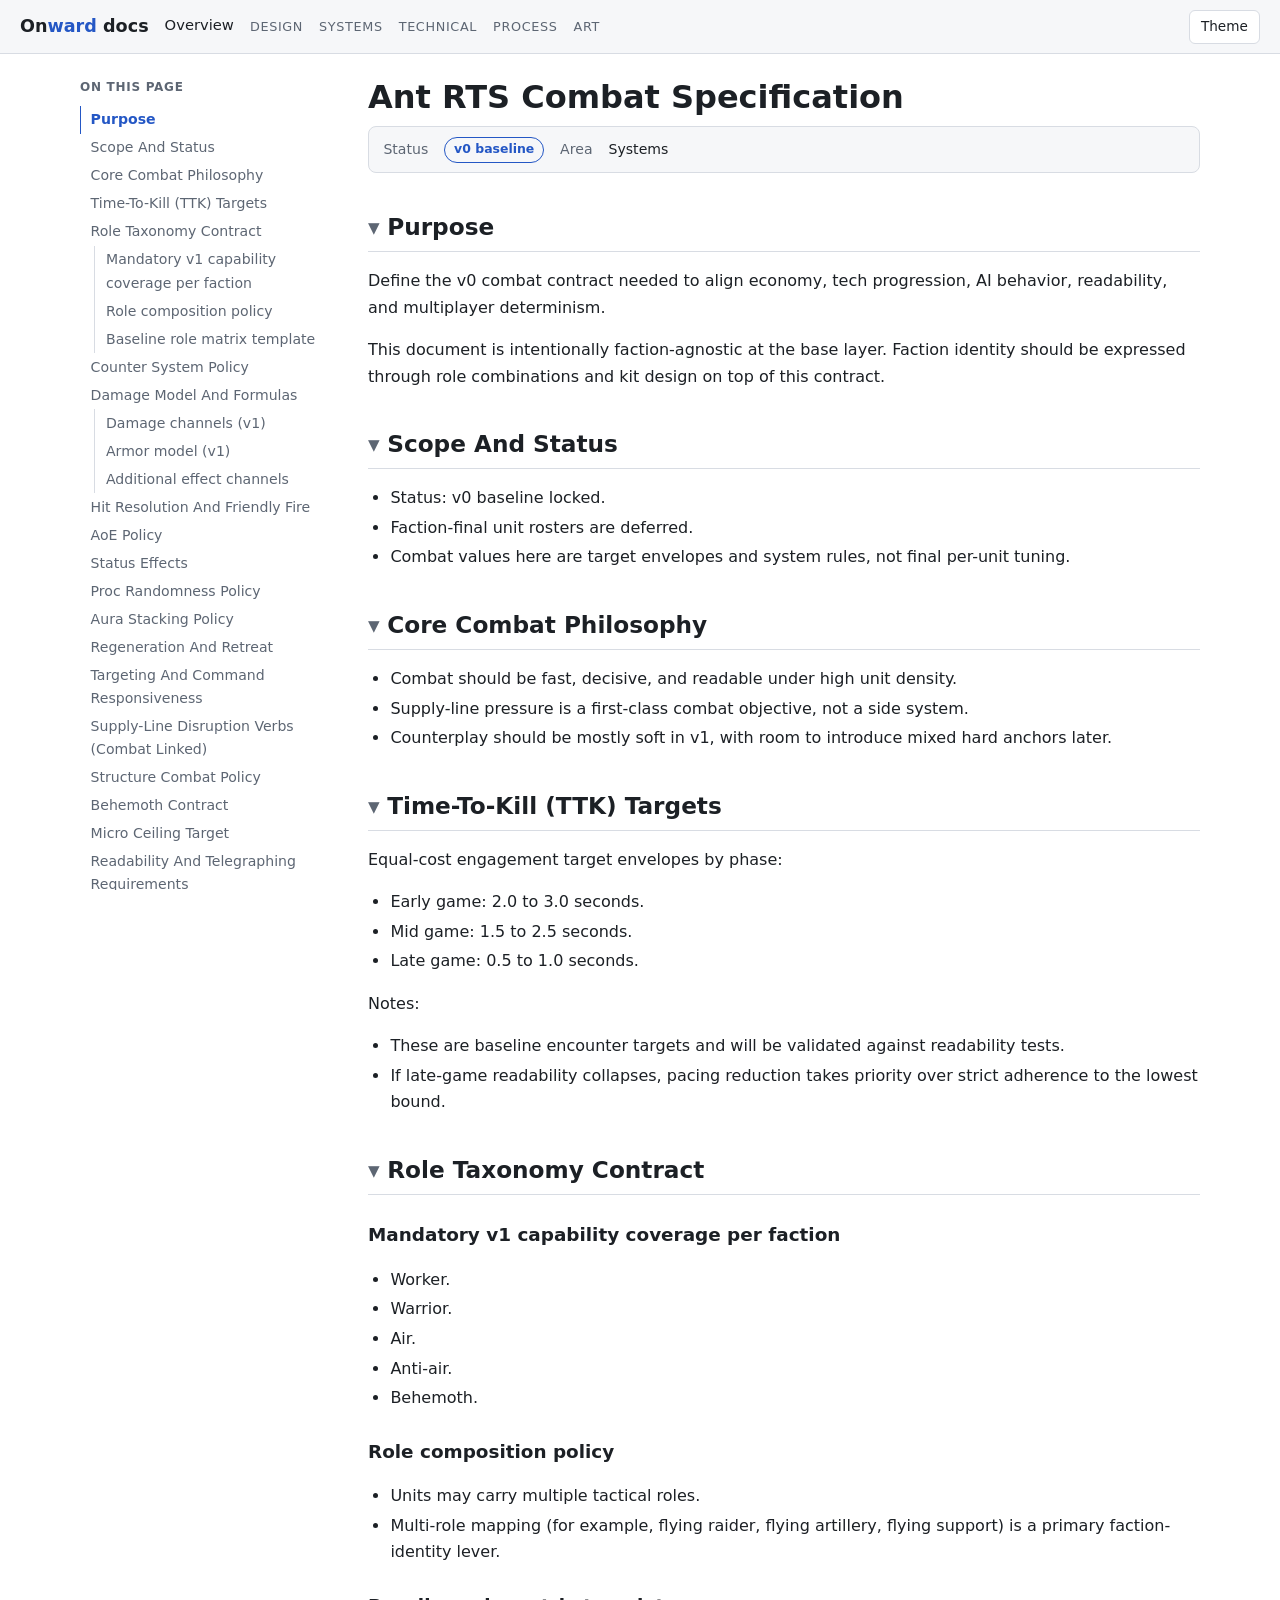
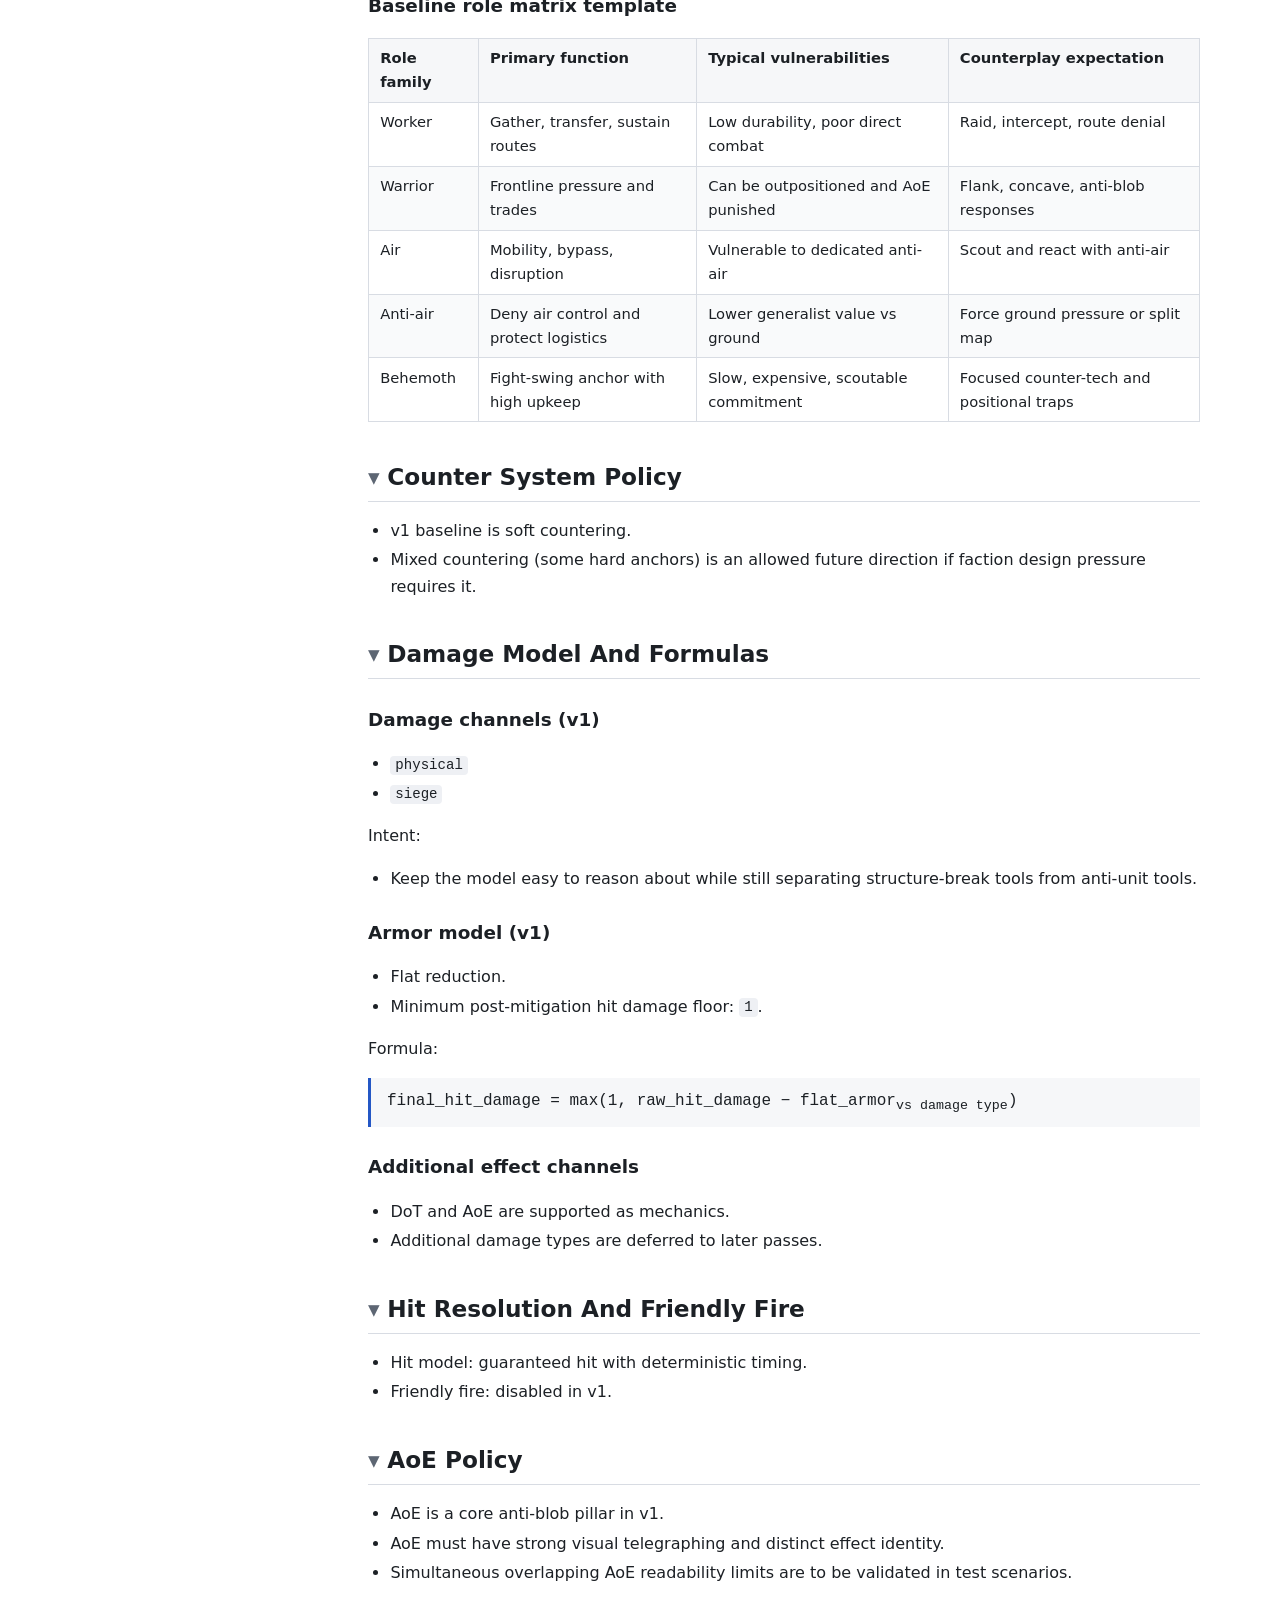
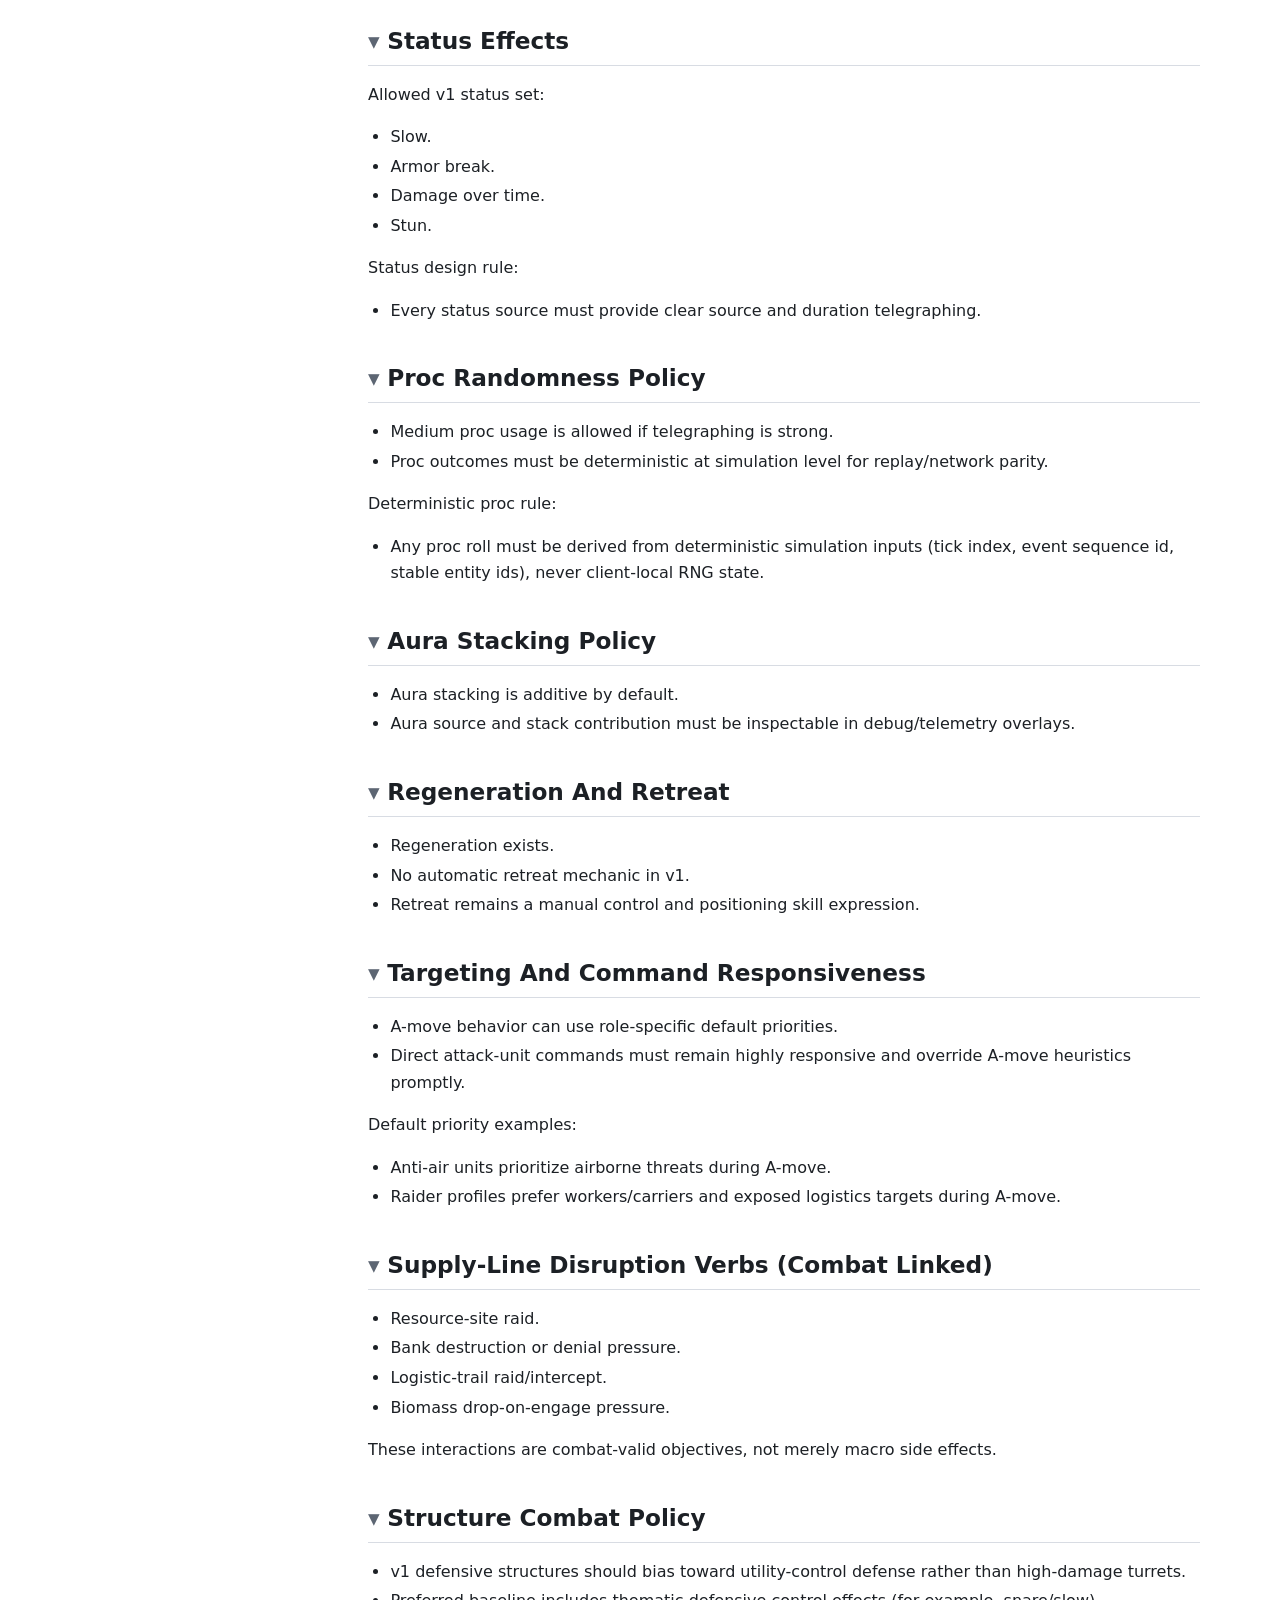
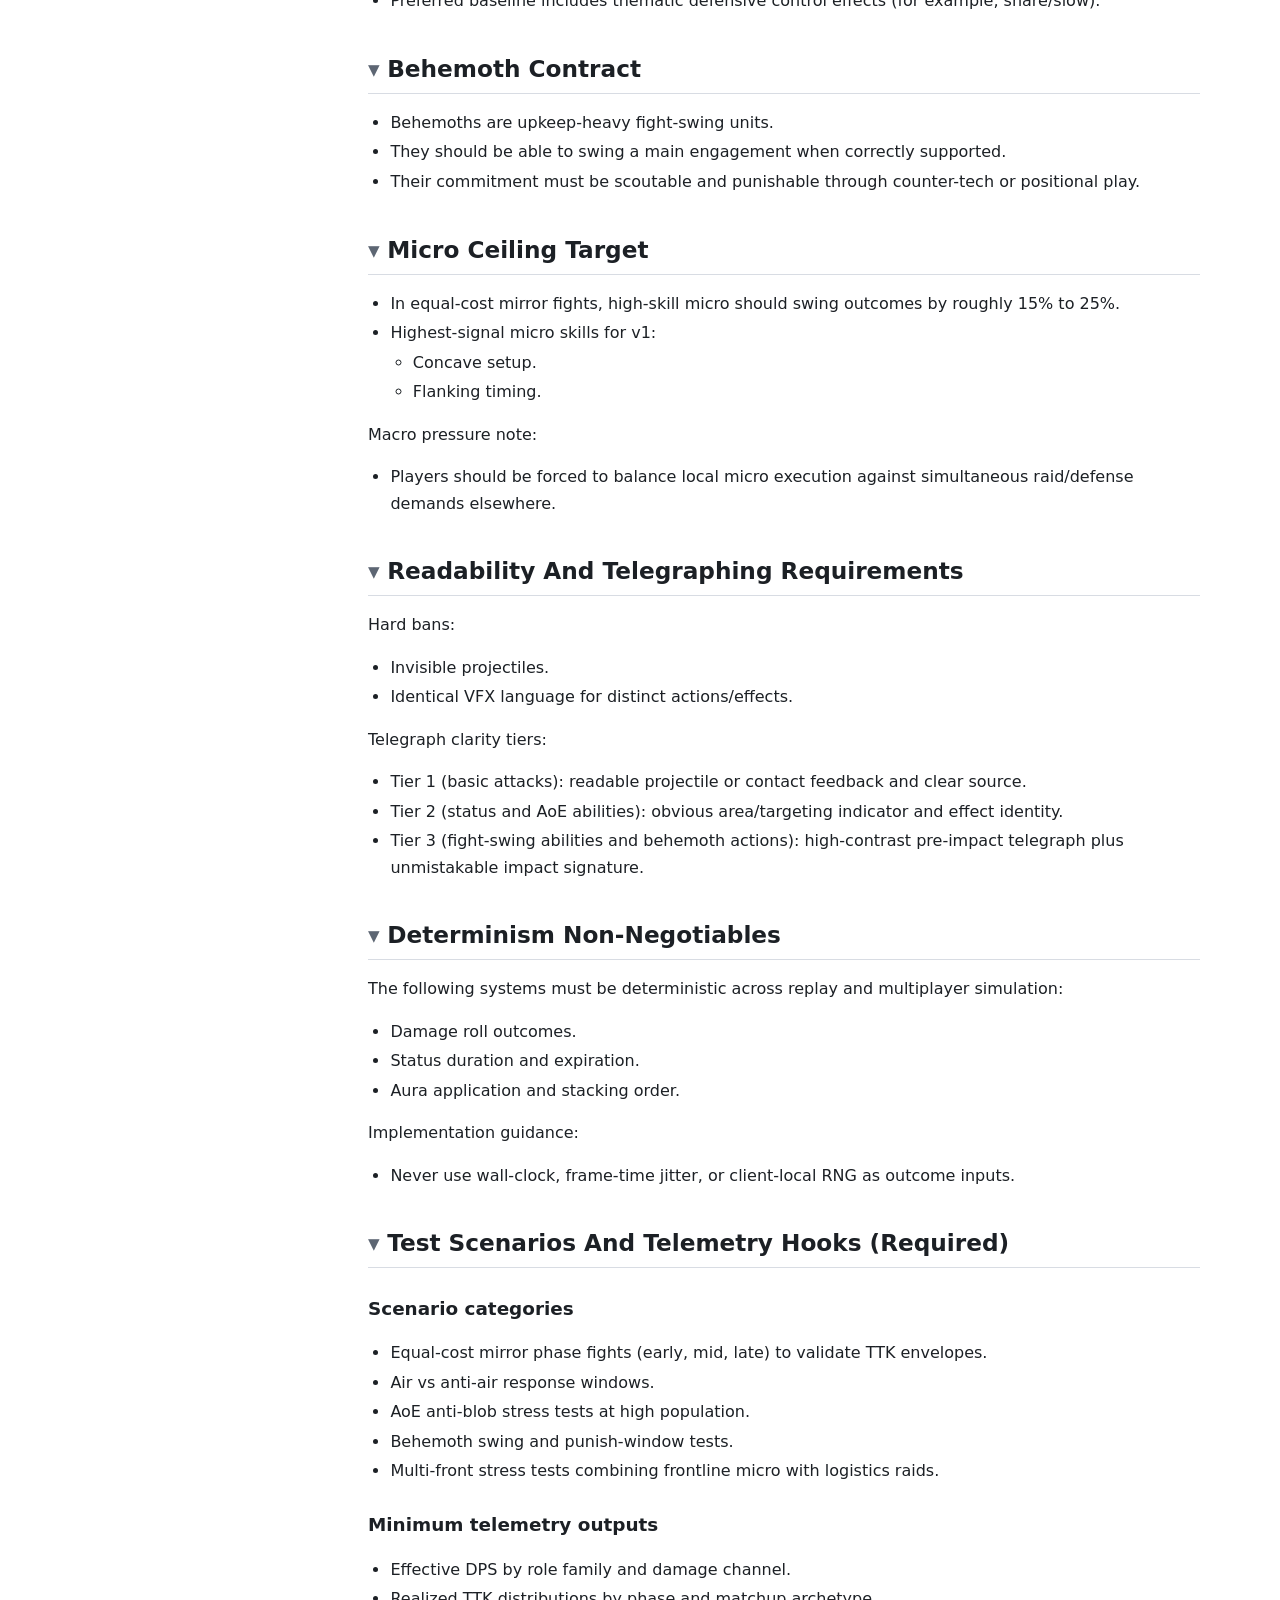
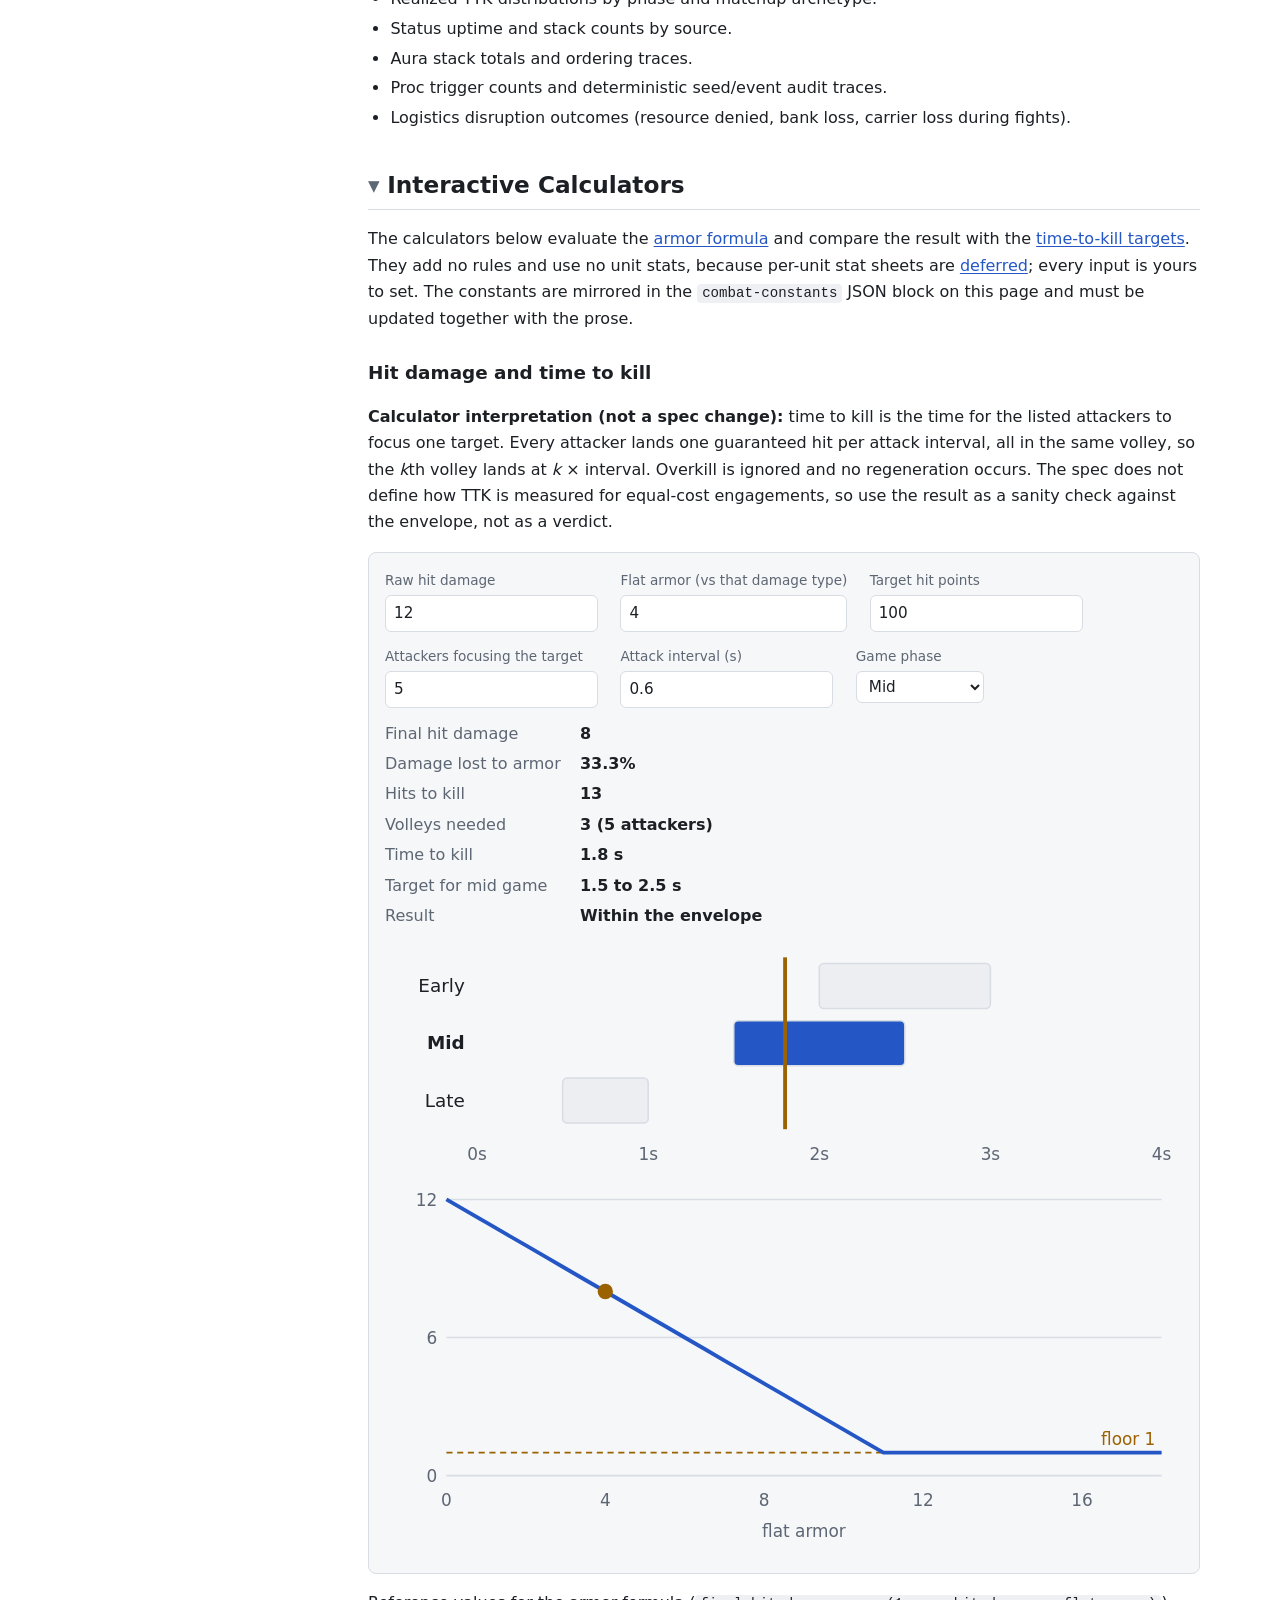
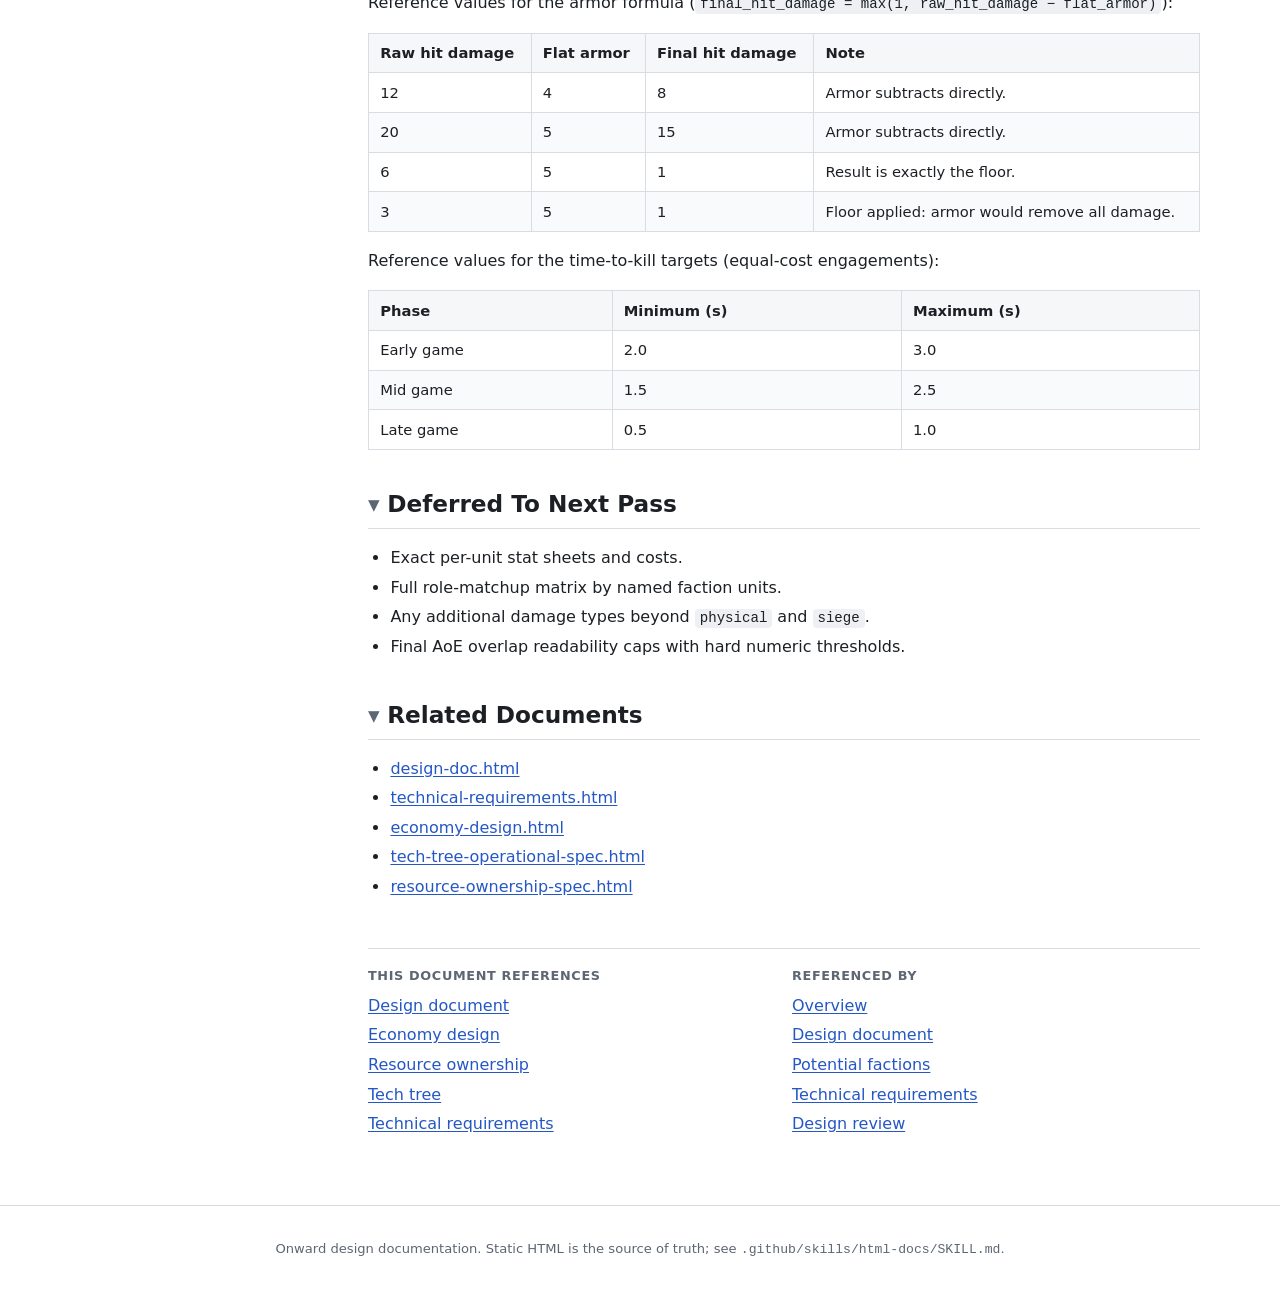
<file: docs/combat-spec.html>
<!doctype html>
<html lang="en">
<head>
<meta charset="utf-8">
<meta name="viewport" content="width=device-width, initial-scale=1">
<title>Ant RTS Combat Specification - Onward</title>
<meta name="description" content="Combat roles, damage model, counterplay, TTK targets, and determinism.">
<link rel="stylesheet" href="assets/css/site.css">
<script type="application/ld+json">
{
  "@context": "https://schema.org",
  "@type": "TechArticle",
  "headline": "Ant RTS Combat Specification",
  "description": "Combat roles, damage model, counterplay, TTK targets, and determinism.",
  "isPartOf": {
    "@type": "CreativeWork",
    "name": "Onward design documentation",
    "url": "index.html"
  },
  "citation": [
    "design-doc.html",
    "economy-design.html",
    "resource-ownership-spec.html",
    "tech-tree-operational-spec.html",
    "technical-requirements.html"
  ]
}
</script>
<script type="application/json" id="doc-data">
{
  "slug": "combat-spec",
  "title": "Ant RTS Combat Specification",
  "group": "Systems",
  "status": {
    "key": "baseline",
    "label": "v0 baseline"
  },
  "references": [
    "design-doc",
    "economy-design",
    "resource-ownership-spec",
    "tech-tree-operational-spec",
    "technical-requirements"
  ],
  "referencedBy": [
    "design-doc",
    "design-review",
    "index",
    "potential-factions",
    "technical-requirements"
  ],
  "constants": {},
  "sections": [
    {
      "id": "purpose",
      "title": "Purpose",
      "level": 2
    },
    {
      "id": "scope-and-status",
      "title": "Scope And Status",
      "level": 2
    },
    {
      "id": "core-combat-philosophy",
      "title": "Core Combat Philosophy",
      "level": 2
    },
    {
      "id": "time-to-kill-ttk-targets",
      "title": "Time-To-Kill (TTK) Targets",
      "level": 2
    },
    {
      "id": "role-taxonomy-contract",
      "title": "Role Taxonomy Contract",
      "level": 2
    },
    {
      "id": "counter-system-policy",
      "title": "Counter System Policy",
      "level": 2
    },
    {
      "id": "damage-model-and-formulas",
      "title": "Damage Model And Formulas",
      "level": 2
    },
    {
      "id": "hit-resolution-and-friendly-fire",
      "title": "Hit Resolution And Friendly Fire",
      "level": 2
    },
    {
      "id": "aoe-policy",
      "title": "AoE Policy",
      "level": 2
    },
    {
      "id": "status-effects",
      "title": "Status Effects",
      "level": 2
    },
    {
      "id": "proc-randomness-policy",
      "title": "Proc Randomness Policy",
      "level": 2
    },
    {
      "id": "aura-stacking-policy",
      "title": "Aura Stacking Policy",
      "level": 2
    },
    {
      "id": "regeneration-and-retreat",
      "title": "Regeneration And Retreat",
      "level": 2
    },
    {
      "id": "targeting-and-command-responsiveness",
      "title": "Targeting And Command Responsiveness",
      "level": 2
    },
    {
      "id": "supply-line-disruption-verbs-combat-linked",
      "title": "Supply-Line Disruption Verbs (Combat Linked)",
      "level": 2
    },
    {
      "id": "structure-combat-policy",
      "title": "Structure Combat Policy",
      "level": 2
    },
    {
      "id": "behemoth-contract",
      "title": "Behemoth Contract",
      "level": 2
    },
    {
      "id": "micro-ceiling-target",
      "title": "Micro Ceiling Target",
      "level": 2
    },
    {
      "id": "readability-and-telegraphing-requirements",
      "title": "Readability And Telegraphing Requirements",
      "level": 2
    },
    {
      "id": "determinism-non-negotiables",
      "title": "Determinism Non-Negotiables",
      "level": 2
    },
    {
      "id": "test-scenarios-and-telemetry-hooks-required",
      "title": "Test Scenarios And Telemetry Hooks (Required)",
      "level": 2
    },
    {
      "id": "interactive-calculators",
      "title": "Interactive Calculators",
      "level": 2
    },
    {
      "id": "deferred-to-next-pass",
      "title": "Deferred To Next Pass",
      "level": 2
    },
    {
      "id": "related-documents",
      "title": "Related Documents",
      "level": 2
    }
  ]
}
</script>
<script src="assets/js/site.js" defer></script>
<script src="assets/js/widget-utils.js" defer></script>
<script src="assets/js/combat-calculators.js" defer></script>
</head>
<body>
<a class="skip-link" href="#content">Skip to content</a>
<header class="site-header">
<a class="brand" href="index.html">On<span>ward</span> docs</a>
<nav class="site-nav" aria-label="Documentation">
<ul>
<li><a href="index.html">Overview</a></li>
<li><span class="group-label" tabindex="0">Design</span><ul class="group-links"><li><a href="design-doc.html">Design document</a></li><li><a href="level-design.html">Level design</a></li><li><a href="potential-factions.html">Potential factions</a></li></ul></li>
<li><span class="group-label" tabindex="0">Systems</span><ul class="group-links"><li><a href="economy-design.html">Economy design</a></li><li><a href="resource-ownership-spec.html">Resource ownership</a></li><li><a href="combat-spec.html" aria-current="page">Combat</a></li><li><a href="production-operations-spec.html">Production operations</a></li><li><a href="tech-tree-operational-spec.html">Tech tree</a></li><li><a href="match-termination-spec.html">Match termination</a></li><li><a href="ai-spec.html">AI</a></li></ul></li>
<li><span class="group-label" tabindex="0">Technical</span><ul class="group-links"><li><a href="technical-requirements.html">Technical requirements</a></li></ul></li>
<li><span class="group-label" tabindex="0">Process</span><ul class="group-links"><li><a href="design-review.html">Design review</a></li></ul></li>
<li><span class="group-label" tabindex="0">Art</span><ul class="group-links"><li><a href="art-direction.html">Art direction</a></li></ul></li>
</ul>
</nav>
<div class="header-tools"><button type="button" id="theme-toggle" aria-label="Toggle light or dark theme">Theme</button></div>
</header>
<div class="layout">
<nav class="toc" aria-label="On this page"><h2>On this page</h2>
<ul>
<li><a href="#purpose">Purpose</a>
</li>
<li><a href="#scope-and-status">Scope And Status</a>
</li>
<li><a href="#core-combat-philosophy">Core Combat Philosophy</a>
</li>
<li><a href="#time-to-kill-ttk-targets">Time-To-Kill (TTK) Targets</a>
</li>
<li><a href="#role-taxonomy-contract">Role Taxonomy Contract</a>
<ul>
<li><a href="#mandatory-v1-capability-coverage-per-faction">Mandatory v1 capability coverage per faction</a></li>
<li><a href="#role-composition-policy">Role composition policy</a></li>
<li><a href="#baseline-role-matrix-template">Baseline role matrix template</a></li>
</ul></li>
<li><a href="#counter-system-policy">Counter System Policy</a>
</li>
<li><a href="#damage-model-and-formulas">Damage Model And Formulas</a>
<ul>
<li><a href="#damage-channels-v1">Damage channels (v1)</a></li>
<li><a href="#armor-model-v1">Armor model (v1)</a></li>
<li><a href="#additional-effect-channels">Additional effect channels</a></li>
</ul></li>
<li><a href="#hit-resolution-and-friendly-fire">Hit Resolution And Friendly Fire</a>
</li>
<li><a href="#aoe-policy">AoE Policy</a>
</li>
<li><a href="#status-effects">Status Effects</a>
</li>
<li><a href="#proc-randomness-policy">Proc Randomness Policy</a>
</li>
<li><a href="#aura-stacking-policy">Aura Stacking Policy</a>
</li>
<li><a href="#regeneration-and-retreat">Regeneration And Retreat</a>
</li>
<li><a href="#targeting-and-command-responsiveness">Targeting And Command Responsiveness</a>
</li>
<li><a href="#supply-line-disruption-verbs-combat-linked">Supply-Line Disruption Verbs (Combat Linked)</a>
</li>
<li><a href="#structure-combat-policy">Structure Combat Policy</a>
</li>
<li><a href="#behemoth-contract">Behemoth Contract</a>
</li>
<li><a href="#micro-ceiling-target">Micro Ceiling Target</a>
</li>
<li><a href="#readability-and-telegraphing-requirements">Readability And Telegraphing Requirements</a>
</li>
<li><a href="#determinism-non-negotiables">Determinism Non-Negotiables</a>
</li>
<li><a href="#test-scenarios-and-telemetry-hooks-required">Test Scenarios And Telemetry Hooks (Required)</a>
<ul>
<li><a href="#scenario-categories">Scenario categories</a></li>
<li><a href="#minimum-telemetry-outputs">Minimum telemetry outputs</a></li>
</ul></li>
<li><a href="#interactive-calculators">Interactive Calculators</a>
<ul>
<li><a href="#calc-hit-damage-and-ttk">Hit damage and time to kill</a></li>
</ul></li>
<li><a href="#deferred-to-next-pass">Deferred To Next Pass</a>
</li>
<li><a href="#related-documents">Related Documents</a>
</li>
</ul>
<div class="toc-tools"><button type="button" id="expand-all">Expand all</button><button type="button" id="collapse-all">Collapse all</button></div></nav>
<main id="content" class="doc">
<h1 id="ant-rts-combat-specification">Ant RTS Combat Specification</h1>
<div class="doc-meta"><dl><dt>Status</dt><dd><span class="badge" data-status="baseline">v0 baseline</span></dd><dt>Area</dt><dd>Systems</dd></dl></div>
<section aria-labelledby="purpose">
<h2 id="purpose">Purpose <a class="anchor" href="#purpose" aria-label="Link to this section">#</a></h2>
<p>Define the v0 combat contract needed to align economy, tech progression, AI behavior, readability, and multiplayer determinism.</p>
<p>This document is intentionally faction-agnostic at the base layer. Faction identity should be expressed through role combinations and kit design on top of this contract.</p>
</section>
<section aria-labelledby="scope-and-status">
<h2 id="scope-and-status">Scope And Status <a class="anchor" href="#scope-and-status" aria-label="Link to this section">#</a></h2>
<ul>
<li>Status: v0 baseline locked.</li>
<li>Faction-final unit rosters are deferred.</li>
<li>Combat values here are target envelopes and system rules, not final per-unit tuning.</li>
</ul>
</section>
<section aria-labelledby="core-combat-philosophy">
<h2 id="core-combat-philosophy">Core Combat Philosophy <a class="anchor" href="#core-combat-philosophy" aria-label="Link to this section">#</a></h2>
<ul>
<li>Combat should be fast, decisive, and readable under high unit density.</li>
<li>Supply-line pressure is a first-class combat objective, not a side system.</li>
<li>Counterplay should be mostly soft in v1, with room to introduce mixed hard anchors later.</li>
</ul>
</section>
<section aria-labelledby="time-to-kill-ttk-targets">
<h2 id="time-to-kill-ttk-targets">Time-To-Kill (TTK) Targets <a class="anchor" href="#time-to-kill-ttk-targets" aria-label="Link to this section">#</a></h2>
<p>Equal-cost engagement target envelopes by phase:</p>
<ul>
<li>Early game: 2.0 to 3.0 seconds.</li>
<li>Mid game: 1.5 to 2.5 seconds.</li>
<li>Late game: 0.5 to 1.0 seconds.</li>
</ul>
<p>Notes:</p>
<ul>
<li>These are baseline encounter targets and will be validated against readability tests.</li>
<li>If late-game readability collapses, pacing reduction takes priority over strict adherence to the lowest bound.</li>
</ul>
</section>
<section aria-labelledby="role-taxonomy-contract">
<h2 id="role-taxonomy-contract">Role Taxonomy Contract <a class="anchor" href="#role-taxonomy-contract" aria-label="Link to this section">#</a></h2>
<h3 id="mandatory-v1-capability-coverage-per-faction">Mandatory v1 capability coverage per faction <a class="anchor" href="#mandatory-v1-capability-coverage-per-faction" aria-label="Link to this section">#</a></h3>
<ul>
<li>Worker.</li>
<li>Warrior.</li>
<li>Air.</li>
<li>Anti-air.</li>
<li>Behemoth.</li>
</ul>
<h3 id="role-composition-policy">Role composition policy <a class="anchor" href="#role-composition-policy" aria-label="Link to this section">#</a></h3>
<ul>
<li>Units may carry multiple tactical roles.</li>
<li>Multi-role mapping (for example, flying raider, flying artillery, flying support) is a primary faction-identity lever.</li>
</ul>
<h3 id="baseline-role-matrix-template">Baseline role matrix template <a class="anchor" href="#baseline-role-matrix-template" aria-label="Link to this section">#</a></h3>
<div class="table-wrap"><table>
<thead>
<tr>
<th>Role family</th>
<th>Primary function</th>
<th>Typical vulnerabilities</th>
<th>Counterplay expectation</th>
</tr>
</thead>
<tbody>
<tr>
<td>Worker</td>
<td>Gather, transfer, sustain routes</td>
<td>Low durability, poor direct combat</td>
<td>Raid, intercept, route denial</td>
</tr>
<tr>
<td>Warrior</td>
<td>Frontline pressure and trades</td>
<td>Can be outpositioned and AoE punished</td>
<td>Flank, concave, anti-blob responses</td>
</tr>
<tr>
<td>Air</td>
<td>Mobility, bypass, disruption</td>
<td>Vulnerable to dedicated anti-air</td>
<td>Scout and react with anti-air</td>
</tr>
<tr>
<td>Anti-air</td>
<td>Deny air control and protect logistics</td>
<td>Lower generalist value vs ground</td>
<td>Force ground pressure or split map</td>
</tr>
<tr>
<td>Behemoth</td>
<td>Fight-swing anchor with high upkeep</td>
<td>Slow, expensive, scoutable commitment</td>
<td>Focused counter-tech and positional traps</td>
</tr>
</tbody>
</table></div>
</section>
<section aria-labelledby="counter-system-policy">
<h2 id="counter-system-policy">Counter System Policy <a class="anchor" href="#counter-system-policy" aria-label="Link to this section">#</a></h2>
<ul>
<li>v1 baseline is soft countering.</li>
<li>Mixed countering (some hard anchors) is an allowed future direction if faction design pressure requires it.</li>
</ul>
</section>
<section aria-labelledby="damage-model-and-formulas">
<h2 id="damage-model-and-formulas">Damage Model And Formulas <a class="anchor" href="#damage-model-and-formulas" aria-label="Link to this section">#</a></h2>
<h3 id="damage-channels-v1">Damage channels (v1) <a class="anchor" href="#damage-channels-v1" aria-label="Link to this section">#</a></h3>
<ul>
<li><code>physical</code></li>
<li><code>siege</code></li>
</ul>
<p>Intent:</p>
<ul>
<li>Keep the model easy to reason about while still separating structure-break tools from anti-unit tools.</li>
</ul>
<h3 id="armor-model-v1">Armor model (v1) <a class="anchor" href="#armor-model-v1" aria-label="Link to this section">#</a></h3>
<ul>
<li>Flat reduction.</li>
<li>Minimum post-mitigation hit damage floor: <code>1</code>.</li>
</ul>
<p>Formula:</p>
<p class="formula" data-formula="final_hit_damage"><var>final_hit_damage</var> = max(1, <var>raw_hit_damage</var> &minus; <var>flat_armor</var><sub>vs damage type</sub>)</p>
<h3 id="additional-effect-channels">Additional effect channels <a class="anchor" href="#additional-effect-channels" aria-label="Link to this section">#</a></h3>
<ul>
<li>DoT and AoE are supported as mechanics.</li>
<li>Additional damage types are deferred to later passes.</li>
</ul>
</section>
<section aria-labelledby="hit-resolution-and-friendly-fire">
<h2 id="hit-resolution-and-friendly-fire">Hit Resolution And Friendly Fire <a class="anchor" href="#hit-resolution-and-friendly-fire" aria-label="Link to this section">#</a></h2>
<ul>
<li>Hit model: guaranteed hit with deterministic timing.</li>
<li>Friendly fire: disabled in v1.</li>
</ul>
</section>
<section aria-labelledby="aoe-policy">
<h2 id="aoe-policy">AoE Policy <a class="anchor" href="#aoe-policy" aria-label="Link to this section">#</a></h2>
<ul>
<li>AoE is a core anti-blob pillar in v1.</li>
<li>AoE must have strong visual telegraphing and distinct effect identity.</li>
<li>Simultaneous overlapping AoE readability limits are to be validated in test scenarios.</li>
</ul>
</section>
<section aria-labelledby="status-effects">
<h2 id="status-effects">Status Effects <a class="anchor" href="#status-effects" aria-label="Link to this section">#</a></h2>
<p>Allowed v1 status set:</p>
<ul>
<li>Slow.</li>
<li>Armor break.</li>
<li>Damage over time.</li>
<li>Stun.</li>
</ul>
<p>Status design rule:</p>
<ul>
<li>Every status source must provide clear source and duration telegraphing.</li>
</ul>
</section>
<section aria-labelledby="proc-randomness-policy">
<h2 id="proc-randomness-policy">Proc Randomness Policy <a class="anchor" href="#proc-randomness-policy" aria-label="Link to this section">#</a></h2>
<ul>
<li>Medium proc usage is allowed if telegraphing is strong.</li>
<li>Proc outcomes must be deterministic at simulation level for replay/network parity.</li>
</ul>
<p>Deterministic proc rule:</p>
<ul>
<li>Any proc roll must be derived from deterministic simulation inputs (tick index, event sequence id, stable entity ids), never client-local RNG state.</li>
</ul>
</section>
<section aria-labelledby="aura-stacking-policy">
<h2 id="aura-stacking-policy">Aura Stacking Policy <a class="anchor" href="#aura-stacking-policy" aria-label="Link to this section">#</a></h2>
<ul>
<li>Aura stacking is additive by default.</li>
<li>Aura source and stack contribution must be inspectable in debug/telemetry overlays.</li>
</ul>
</section>
<section aria-labelledby="regeneration-and-retreat">
<h2 id="regeneration-and-retreat">Regeneration And Retreat <a class="anchor" href="#regeneration-and-retreat" aria-label="Link to this section">#</a></h2>
<ul>
<li>Regeneration exists.</li>
<li>No automatic retreat mechanic in v1.</li>
<li>Retreat remains a manual control and positioning skill expression.</li>
</ul>
</section>
<section aria-labelledby="targeting-and-command-responsiveness">
<h2 id="targeting-and-command-responsiveness">Targeting And Command Responsiveness <a class="anchor" href="#targeting-and-command-responsiveness" aria-label="Link to this section">#</a></h2>
<ul>
<li>A-move behavior can use role-specific default priorities.</li>
<li>Direct attack-unit commands must remain highly responsive and override A-move heuristics promptly.</li>
</ul>
<p>Default priority examples:</p>
<ul>
<li>Anti-air units prioritize airborne threats during A-move.</li>
<li>Raider profiles prefer workers/carriers and exposed logistics targets during A-move.</li>
</ul>
</section>
<section aria-labelledby="supply-line-disruption-verbs-combat-linked">
<h2 id="supply-line-disruption-verbs-combat-linked">Supply-Line Disruption Verbs (Combat Linked) <a class="anchor" href="#supply-line-disruption-verbs-combat-linked" aria-label="Link to this section">#</a></h2>
<ul>
<li>Resource-site raid.</li>
<li>Bank destruction or denial pressure.</li>
<li>Logistic-trail raid/intercept.</li>
<li>Biomass drop-on-engage pressure.</li>
</ul>
<p>These interactions are combat-valid objectives, not merely macro side effects.</p>
</section>
<section aria-labelledby="structure-combat-policy">
<h2 id="structure-combat-policy">Structure Combat Policy <a class="anchor" href="#structure-combat-policy" aria-label="Link to this section">#</a></h2>
<ul>
<li>v1 defensive structures should bias toward utility-control defense rather than high-damage turrets.</li>
<li>Preferred baseline includes thematic defensive control effects (for example, snare/slow).</li>
</ul>
</section>
<section aria-labelledby="behemoth-contract">
<h2 id="behemoth-contract">Behemoth Contract <a class="anchor" href="#behemoth-contract" aria-label="Link to this section">#</a></h2>
<ul>
<li>Behemoths are upkeep-heavy fight-swing units.</li>
<li>They should be able to swing a main engagement when correctly supported.</li>
<li>Their commitment must be scoutable and punishable through counter-tech or positional play.</li>
</ul>
</section>
<section aria-labelledby="micro-ceiling-target">
<h2 id="micro-ceiling-target">Micro Ceiling Target <a class="anchor" href="#micro-ceiling-target" aria-label="Link to this section">#</a></h2>
<ul>
<li>In equal-cost mirror fights, high-skill micro should swing outcomes by roughly 15% to 25%.</li>
<li>Highest-signal micro skills for v1:
<ul>
<li>Concave setup.</li>
<li>Flanking timing.</li>
</ul>
</li>
</ul>
<p>Macro pressure note:</p>
<ul>
<li>Players should be forced to balance local micro execution against simultaneous raid/defense demands elsewhere.</li>
</ul>
</section>
<section aria-labelledby="readability-and-telegraphing-requirements">
<h2 id="readability-and-telegraphing-requirements">Readability And Telegraphing Requirements <a class="anchor" href="#readability-and-telegraphing-requirements" aria-label="Link to this section">#</a></h2>
<p>Hard bans:</p>
<ul>
<li>Invisible projectiles.</li>
<li>Identical VFX language for distinct actions/effects.</li>
</ul>
<p>Telegraph clarity tiers:</p>
<ul>
<li>Tier 1 (basic attacks): readable projectile or contact feedback and clear source.</li>
<li>Tier 2 (status and AoE abilities): obvious area/targeting indicator and effect identity.</li>
<li>Tier 3 (fight-swing abilities and behemoth actions): high-contrast pre-impact telegraph plus unmistakable impact signature.</li>
</ul>
</section>
<section aria-labelledby="determinism-non-negotiables">
<h2 id="determinism-non-negotiables">Determinism Non-Negotiables <a class="anchor" href="#determinism-non-negotiables" aria-label="Link to this section">#</a></h2>
<p>The following systems must be deterministic across replay and multiplayer simulation:</p>
<ul>
<li>Damage roll outcomes.</li>
<li>Status duration and expiration.</li>
<li>Aura application and stacking order.</li>
</ul>
<p>Implementation guidance:</p>
<ul>
<li>Never use wall-clock, frame-time jitter, or client-local RNG as outcome inputs.</li>
</ul>
</section>
<section aria-labelledby="test-scenarios-and-telemetry-hooks-required">
<h2 id="test-scenarios-and-telemetry-hooks-required">Test Scenarios And Telemetry Hooks (Required) <a class="anchor" href="#test-scenarios-and-telemetry-hooks-required" aria-label="Link to this section">#</a></h2>
<h3 id="scenario-categories">Scenario categories <a class="anchor" href="#scenario-categories" aria-label="Link to this section">#</a></h3>
<ul>
<li>Equal-cost mirror phase fights (early, mid, late) to validate TTK envelopes.</li>
<li>Air vs anti-air response windows.</li>
<li>AoE anti-blob stress tests at high population.</li>
<li>Behemoth swing and punish-window tests.</li>
<li>Multi-front stress tests combining frontline micro with logistics raids.</li>
</ul>
<h3 id="minimum-telemetry-outputs">Minimum telemetry outputs <a class="anchor" href="#minimum-telemetry-outputs" aria-label="Link to this section">#</a></h3>
<ul>
<li>Effective DPS by role family and damage channel.</li>
<li>Realized TTK distributions by phase and matchup archetype.</li>
<li>Status uptime and stack counts by source.</li>
<li>Aura stack totals and ordering traces.</li>
<li>Proc trigger counts and deterministic seed/event audit traces.</li>
<li>Logistics disruption outcomes (resource denied, bank loss, carrier loss during fights).</li>
</ul>
</section>
<section aria-labelledby="interactive-calculators">
<h2 id="interactive-calculators">Interactive Calculators <a class="anchor" href="#interactive-calculators" aria-label="Link to this section">#</a></h2>
<p>The calculators below evaluate the <a href="#damage-model-and-formulas">armor formula</a> and compare the result with the <a href="#time-to-kill-ttk-targets">time-to-kill targets</a>. They add no rules and use no unit stats, because per-unit stat sheets are <a href="#deferred-to-next-pass">deferred</a>; every input is yours to set. The constants are mirrored in the <code>combat-constants</code> JSON block on this page and must be updated together with the prose.</p>
<script type="application/json" id="combat-constants">
{
  "armor_floor": 1,
  "ttk_targets_seconds": {
    "early": [
      2.0,
      3.0
    ],
    "mid": [
      1.5,
      2.5
    ],
    "late": [
      0.5,
      1.0
    ]
  }
}
</script>
<h3 id="calc-hit-damage-and-ttk">Hit damage and time to kill <a class="anchor" href="#calc-hit-damage-and-ttk" aria-label="Link to this section">#</a></h3>
<p><strong>Calculator interpretation (not a spec change):</strong> time to kill is the time for the listed attackers to focus one target. Every attacker lands one guaranteed hit per attack interval, all in the same volley, so the <em>k</em>th volley lands at <em>k</em> &times; interval. Overkill is ignored and no regeneration occurs. The spec does not define how TTK is measured for equal-cost engagements, so use the result as a sanity check against the envelope, not as a verdict.</p>
<div class="widget" id="ttk-widget" hidden>
<div class="widget-controls">
<label>Raw hit damage <input id="ttk-raw" type="number" min="0" step="1" value="12"></label>
<label>Flat armor (vs that damage type) <input id="ttk-armor" type="number" min="0" step="1" value="4"></label>
<label>Target hit points <input id="ttk-hp" type="number" min="1" step="1" value="100"></label>
<label>Attackers focusing the target <input id="ttk-attackers" type="number" min="1" step="1" value="5"></label>
<label>Attack interval (s) <input id="ttk-interval" type="number" min="0.05" step="0.05" value="0.6"></label>
<label>Game phase <select id="ttk-phase"><option value="early">Early</option><option value="mid" selected>Mid</option><option value="late">Late</option></select></label>
</div>
<dl id="ttk-output" class="widget-output"></dl>
<svg id="ttk-envelope" class="diagram" viewBox="0 0 520 150" role="img" aria-labelledby="ttk-envelope-title"></svg>
<svg id="armor-chart" class="diagram" viewBox="0 0 520 240" role="img" aria-labelledby="armor-chart-title"></svg>
</div>
<p>Reference values for the armor formula (<code>final_hit_damage = max(1, raw_hit_damage &minus; flat_armor)</code>):</p>
<div class="table-wrap"><table data-no-sort>
<thead><tr><th scope="col">Raw hit damage</th><th scope="col">Flat armor</th><th scope="col">Final hit damage</th><th scope="col">Note</th></tr></thead>
<tbody>
<tr><td>12</td><td>4</td><td>8</td><td>Armor subtracts directly.</td></tr>
<tr><td>20</td><td>5</td><td>15</td><td>Armor subtracts directly.</td></tr>
<tr><td>6</td><td>5</td><td>1</td><td>Result is exactly the floor.</td></tr>
<tr><td>3</td><td>5</td><td>1</td><td>Floor applied: armor would remove all damage.</td></tr>
</tbody>
</table></div>
<p>Reference values for the time-to-kill targets (equal-cost engagements):</p>
<div class="table-wrap"><table data-no-sort>
<thead><tr><th scope="col">Phase</th><th scope="col">Minimum (s)</th><th scope="col">Maximum (s)</th></tr></thead>
<tbody>
<tr><td>Early game</td><td>2.0</td><td>3.0</td></tr>
<tr><td>Mid game</td><td>1.5</td><td>2.5</td></tr>
<tr><td>Late game</td><td>0.5</td><td>1.0</td></tr>
</tbody>
</table></div>
</section>
<section aria-labelledby="deferred-to-next-pass">
<h2 id="deferred-to-next-pass">Deferred To Next Pass <a class="anchor" href="#deferred-to-next-pass" aria-label="Link to this section">#</a></h2>
<ul>
<li>Exact per-unit stat sheets and costs.</li>
<li>Full role-matchup matrix by named faction units.</li>
<li>Any additional damage types beyond <code>physical</code> and <code>siege</code>.</li>
<li>Final AoE overlap readability caps with hard numeric thresholds.</li>
</ul>
</section>
<section aria-labelledby="related-documents">
<h2 id="related-documents">Related Documents <a class="anchor" href="#related-documents" aria-label="Link to this section">#</a></h2>
<ul>
<li><a href="design-doc.html"><a href="design-doc.html">design-doc.html</a></a></li>
<li><a href="technical-requirements.html"><a href="technical-requirements.html">technical-requirements.html</a></a></li>
<li><a href="economy-design.html"><a href="economy-design.html">economy-design.html</a></a></li>
<li><a href="tech-tree-operational-spec.html"><a href="tech-tree-operational-spec.html">tech-tree-operational-spec.html</a></a></li>
<li><a href="resource-ownership-spec.html"><a href="resource-ownership-spec.html">resource-ownership-spec.html</a></a></li>
</ul>
</section>

<aside class="doc-links" aria-label="Related documents"><div><h2>This document references</h2><ul><li><a href="design-doc.html">Design document</a></li><li><a href="economy-design.html">Economy design</a></li><li><a href="resource-ownership-spec.html">Resource ownership</a></li><li><a href="tech-tree-operational-spec.html">Tech tree</a></li><li><a href="technical-requirements.html">Technical requirements</a></li></ul></div><div><h2>Referenced by</h2><ul><li><a href="index.html">Overview</a></li><li><a href="design-doc.html">Design document</a></li><li><a href="potential-factions.html">Potential factions</a></li><li><a href="technical-requirements.html">Technical requirements</a></li><li><a href="design-review.html">Design review</a></li></ul></div></aside>
</main>
</div>
<footer class="site-footer">Onward design documentation. Static HTML is the source of truth; see <code>.github/skills/html-docs/SKILL.md</code>.</footer>
</body>
</html>
</file>
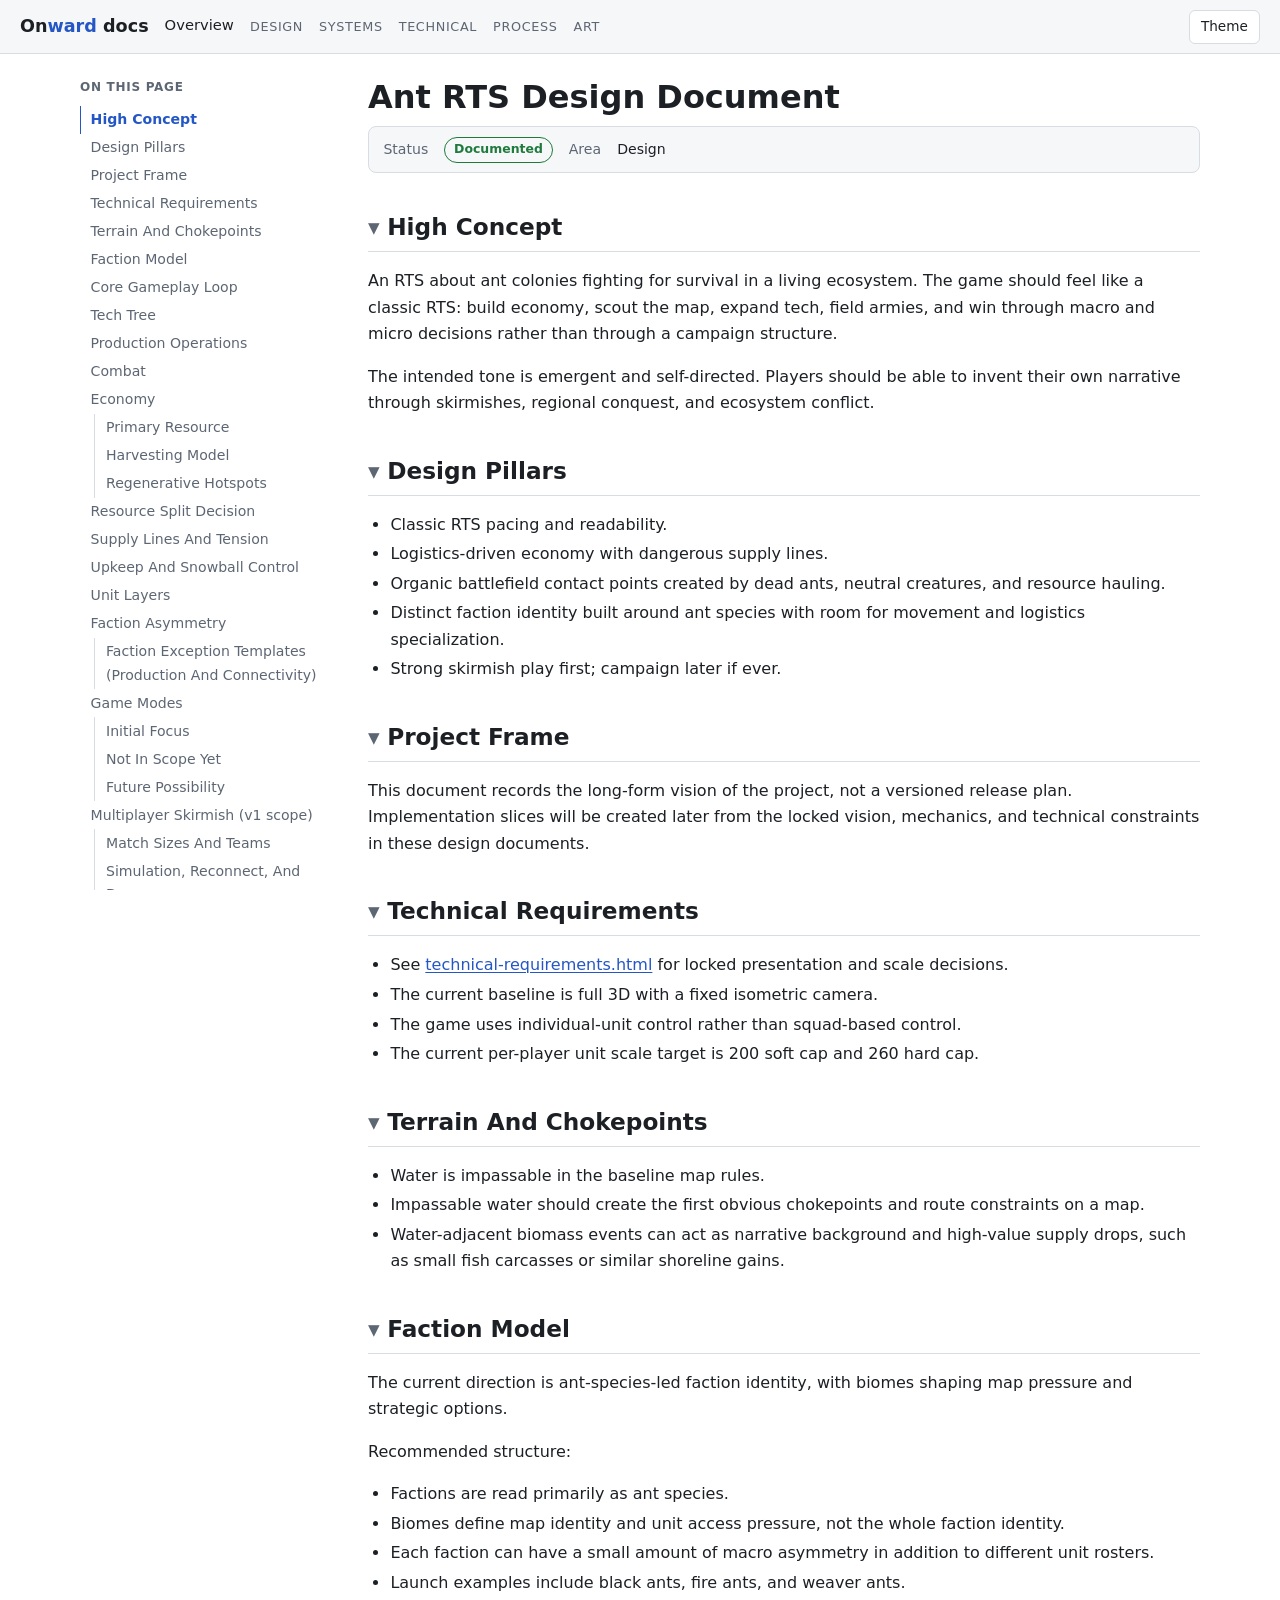
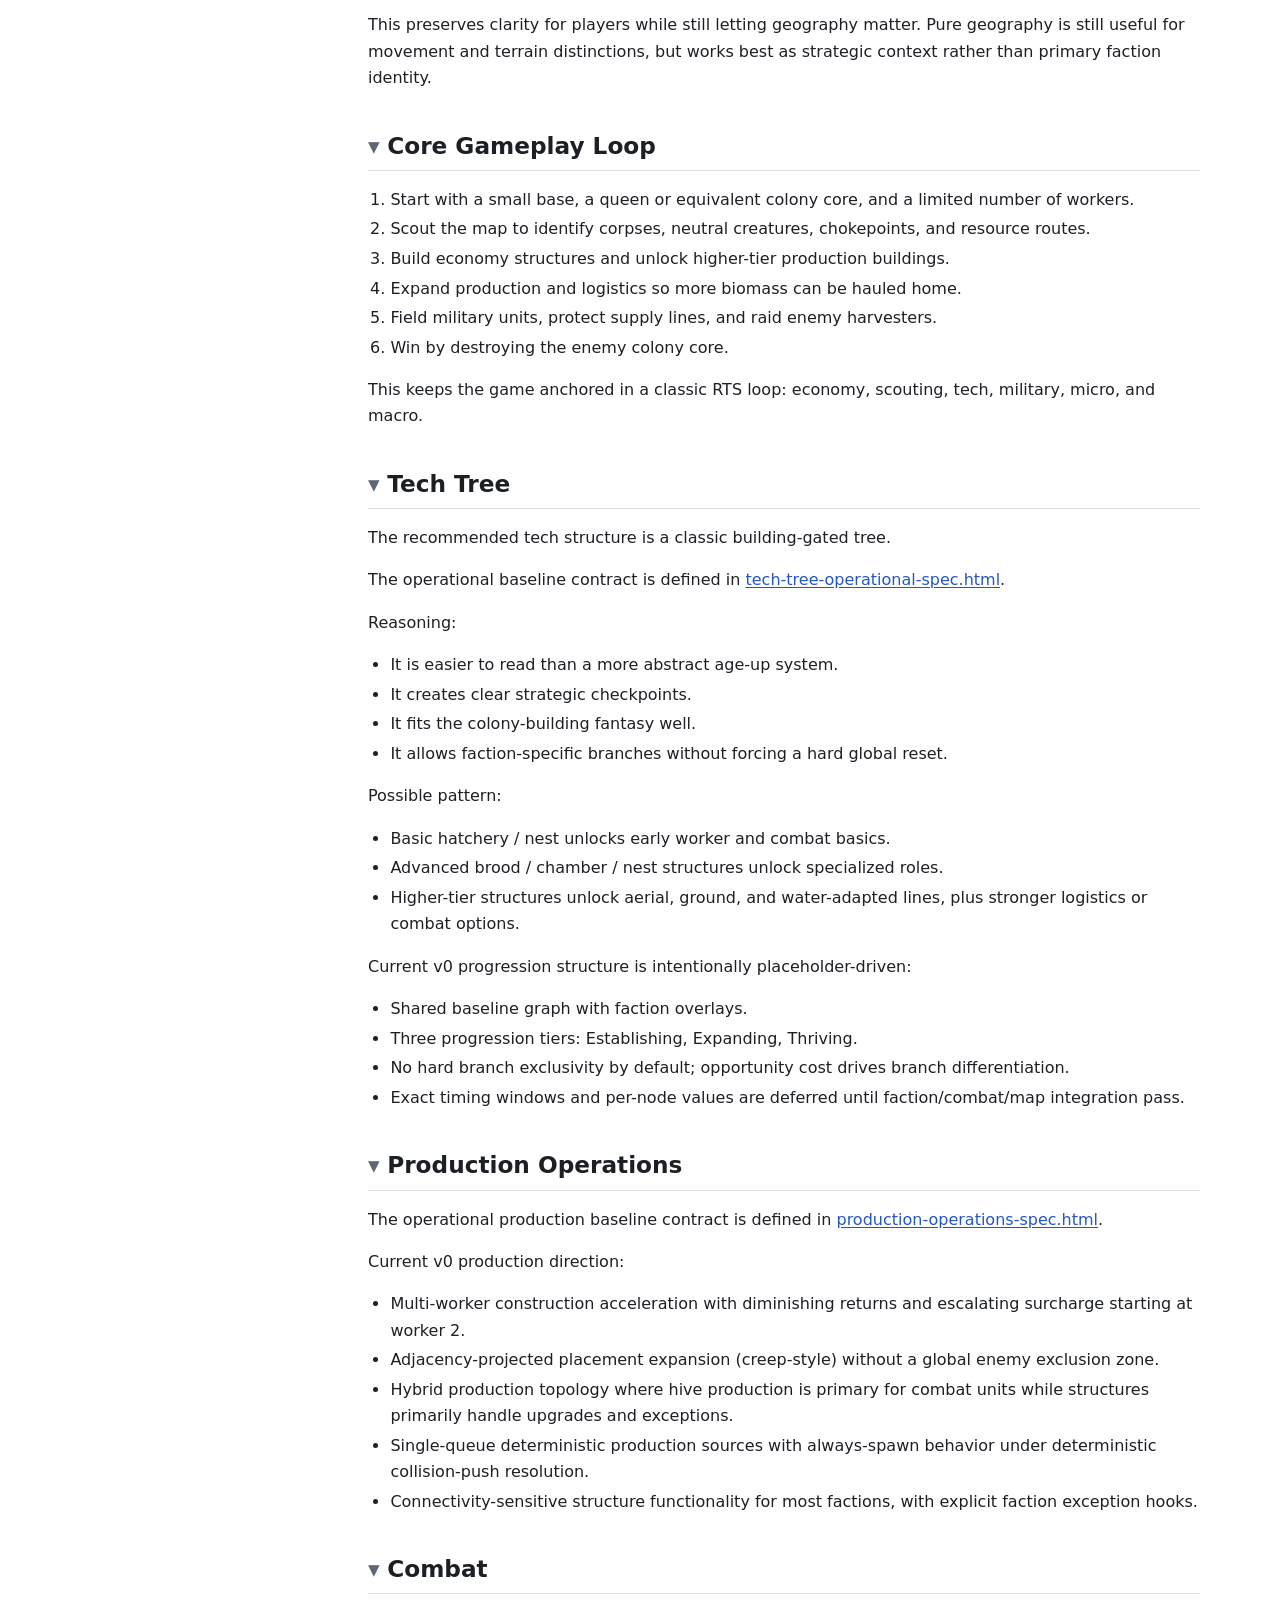
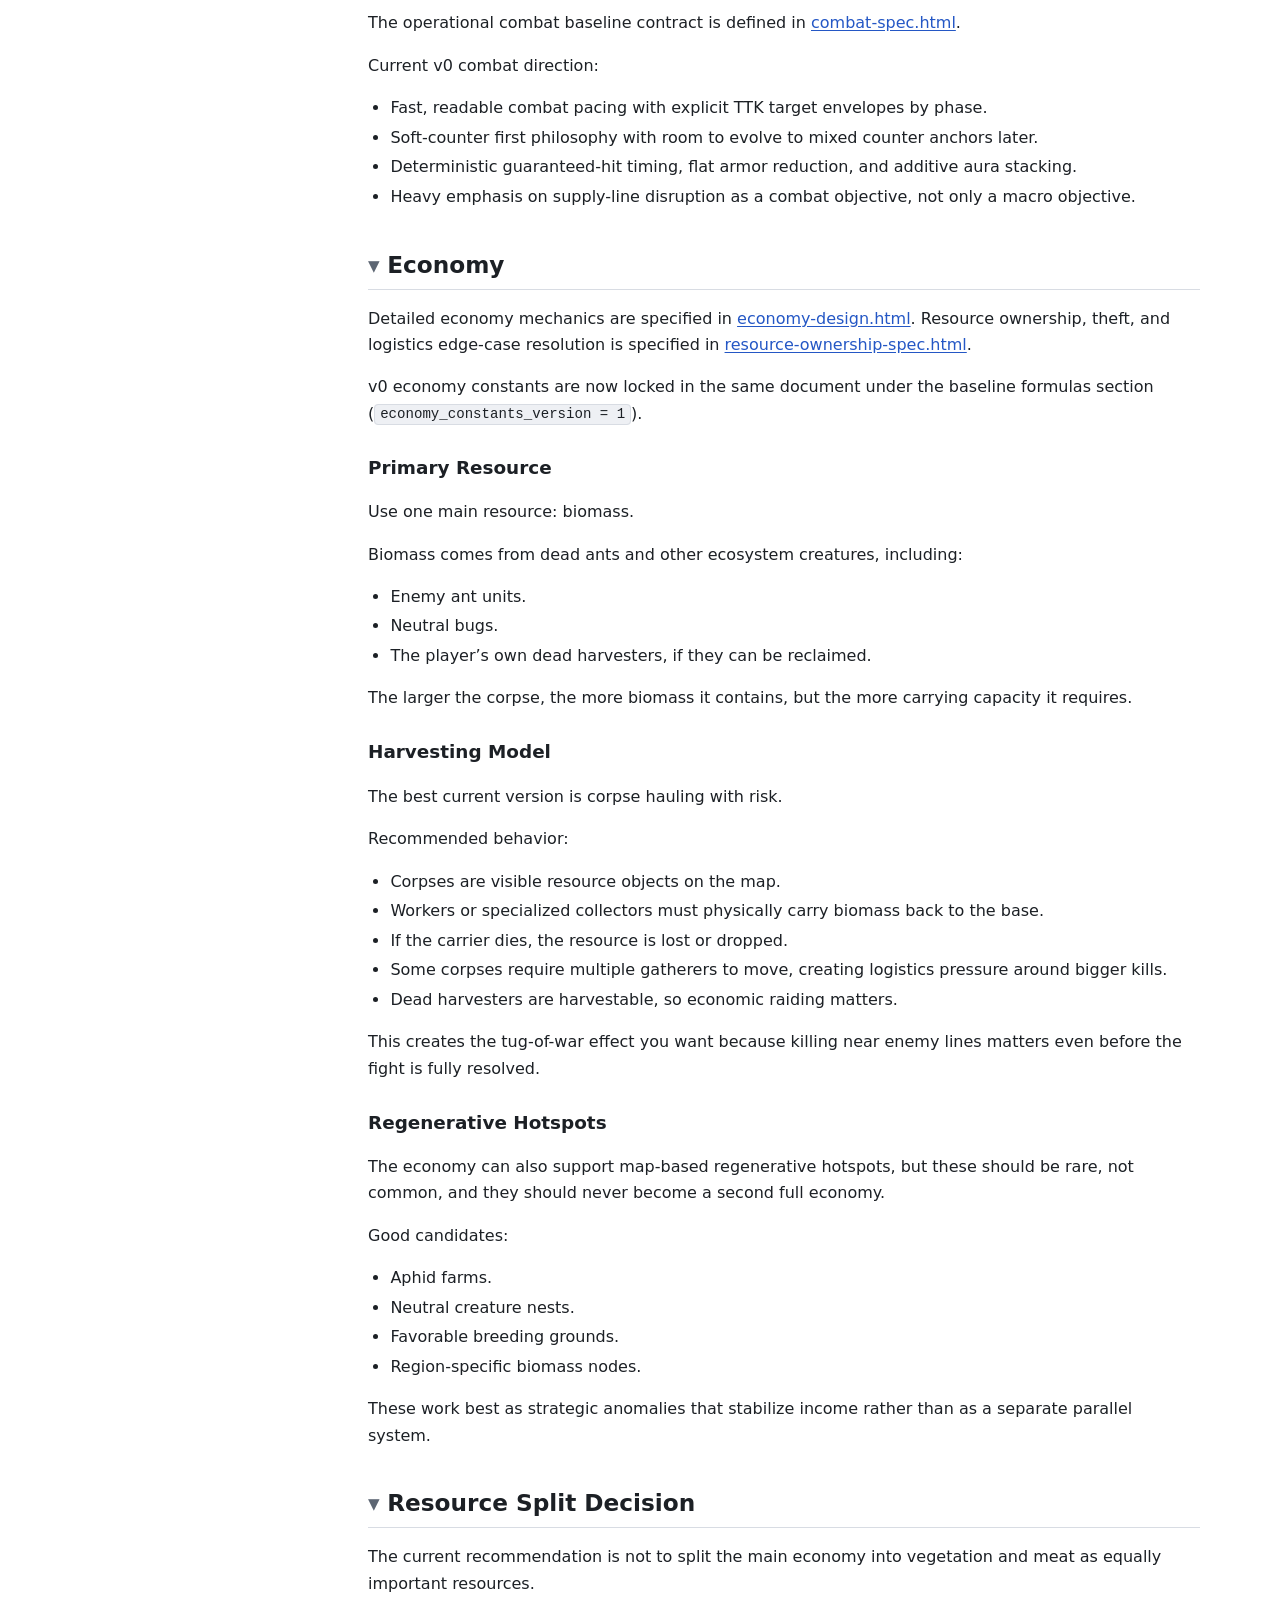
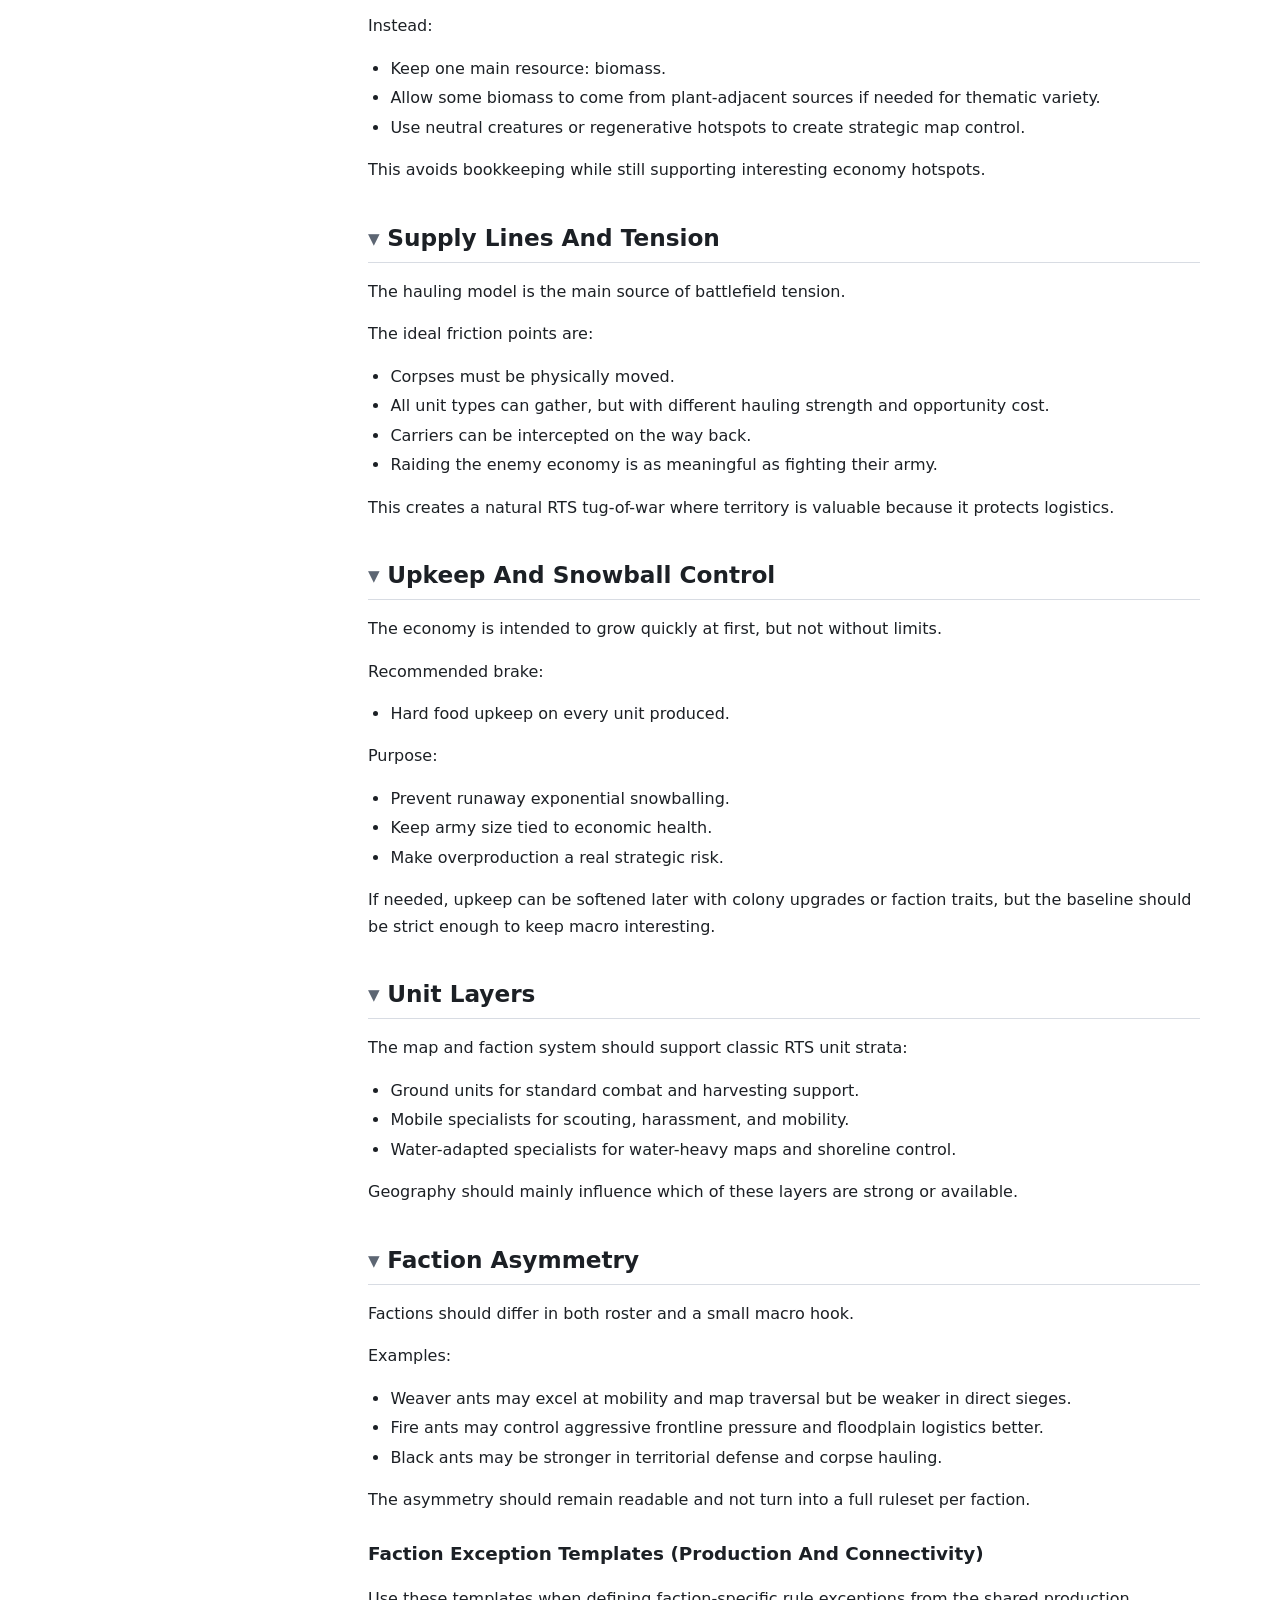
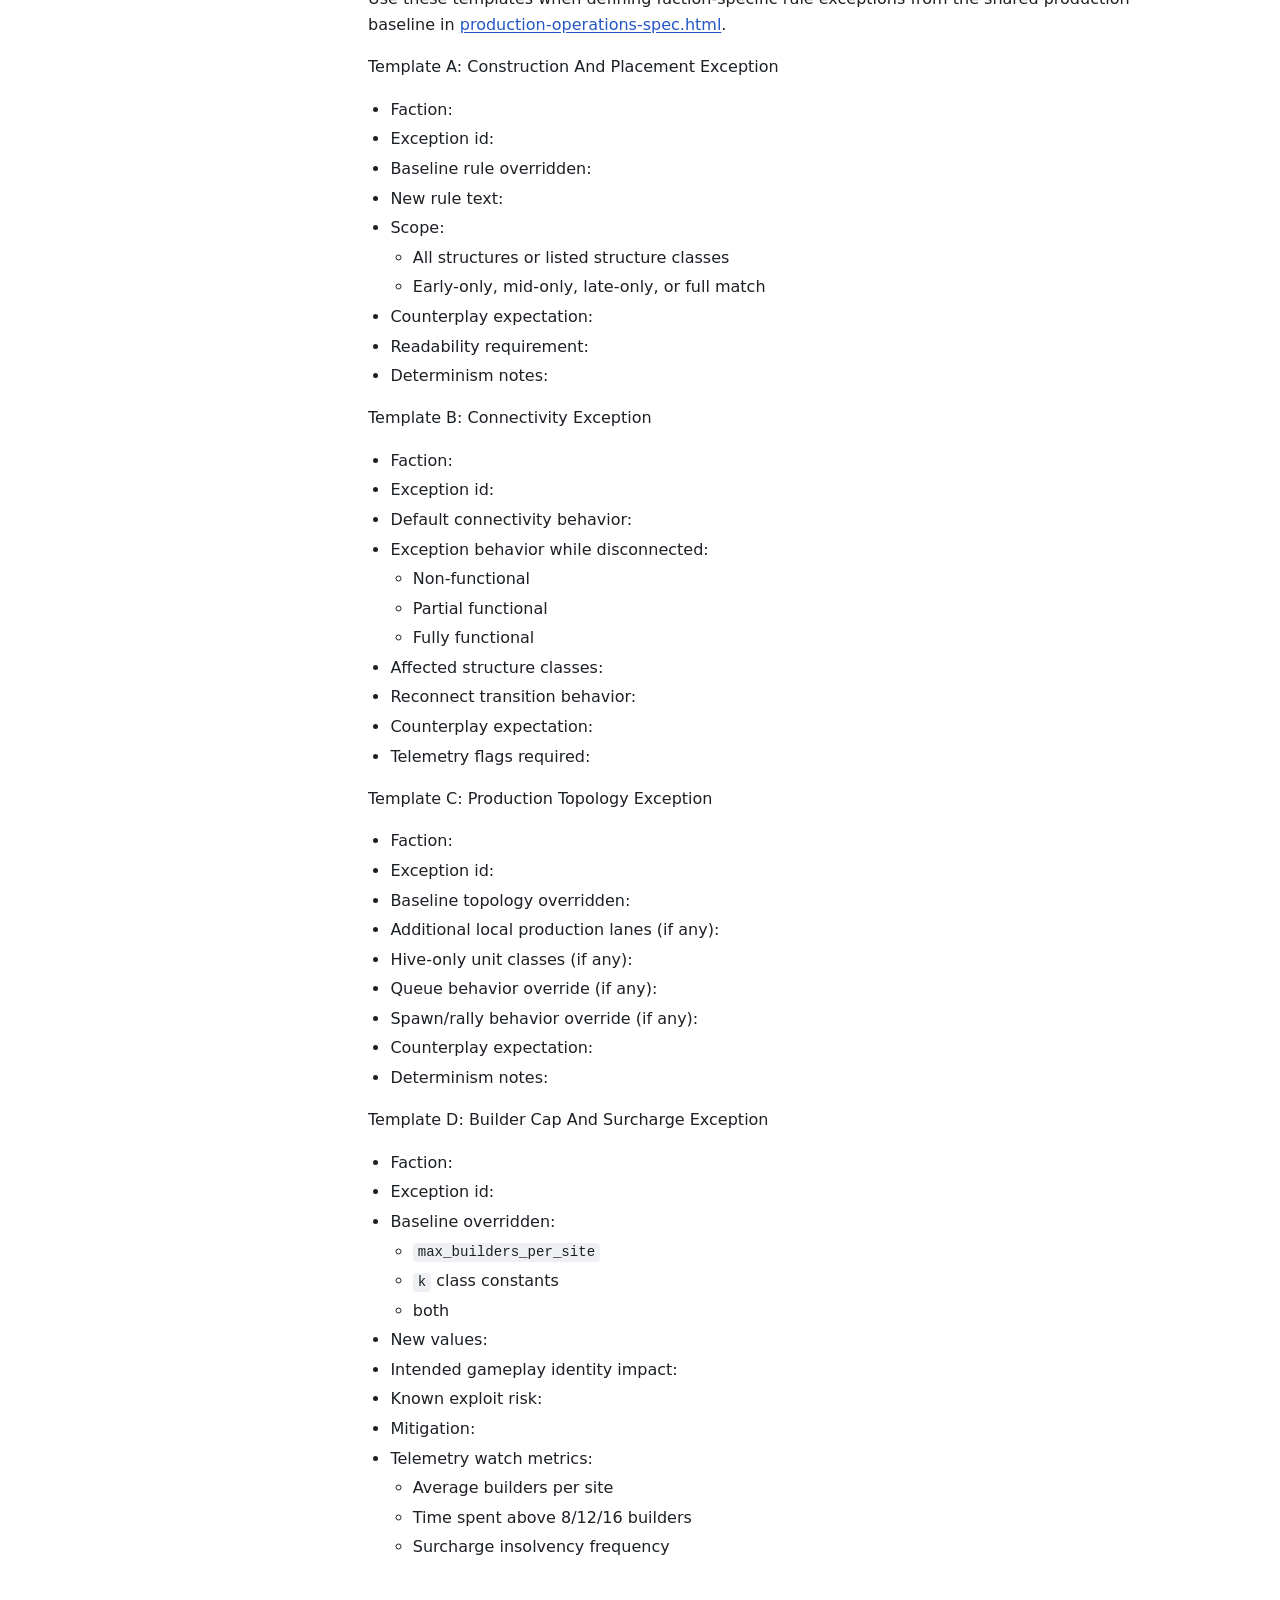
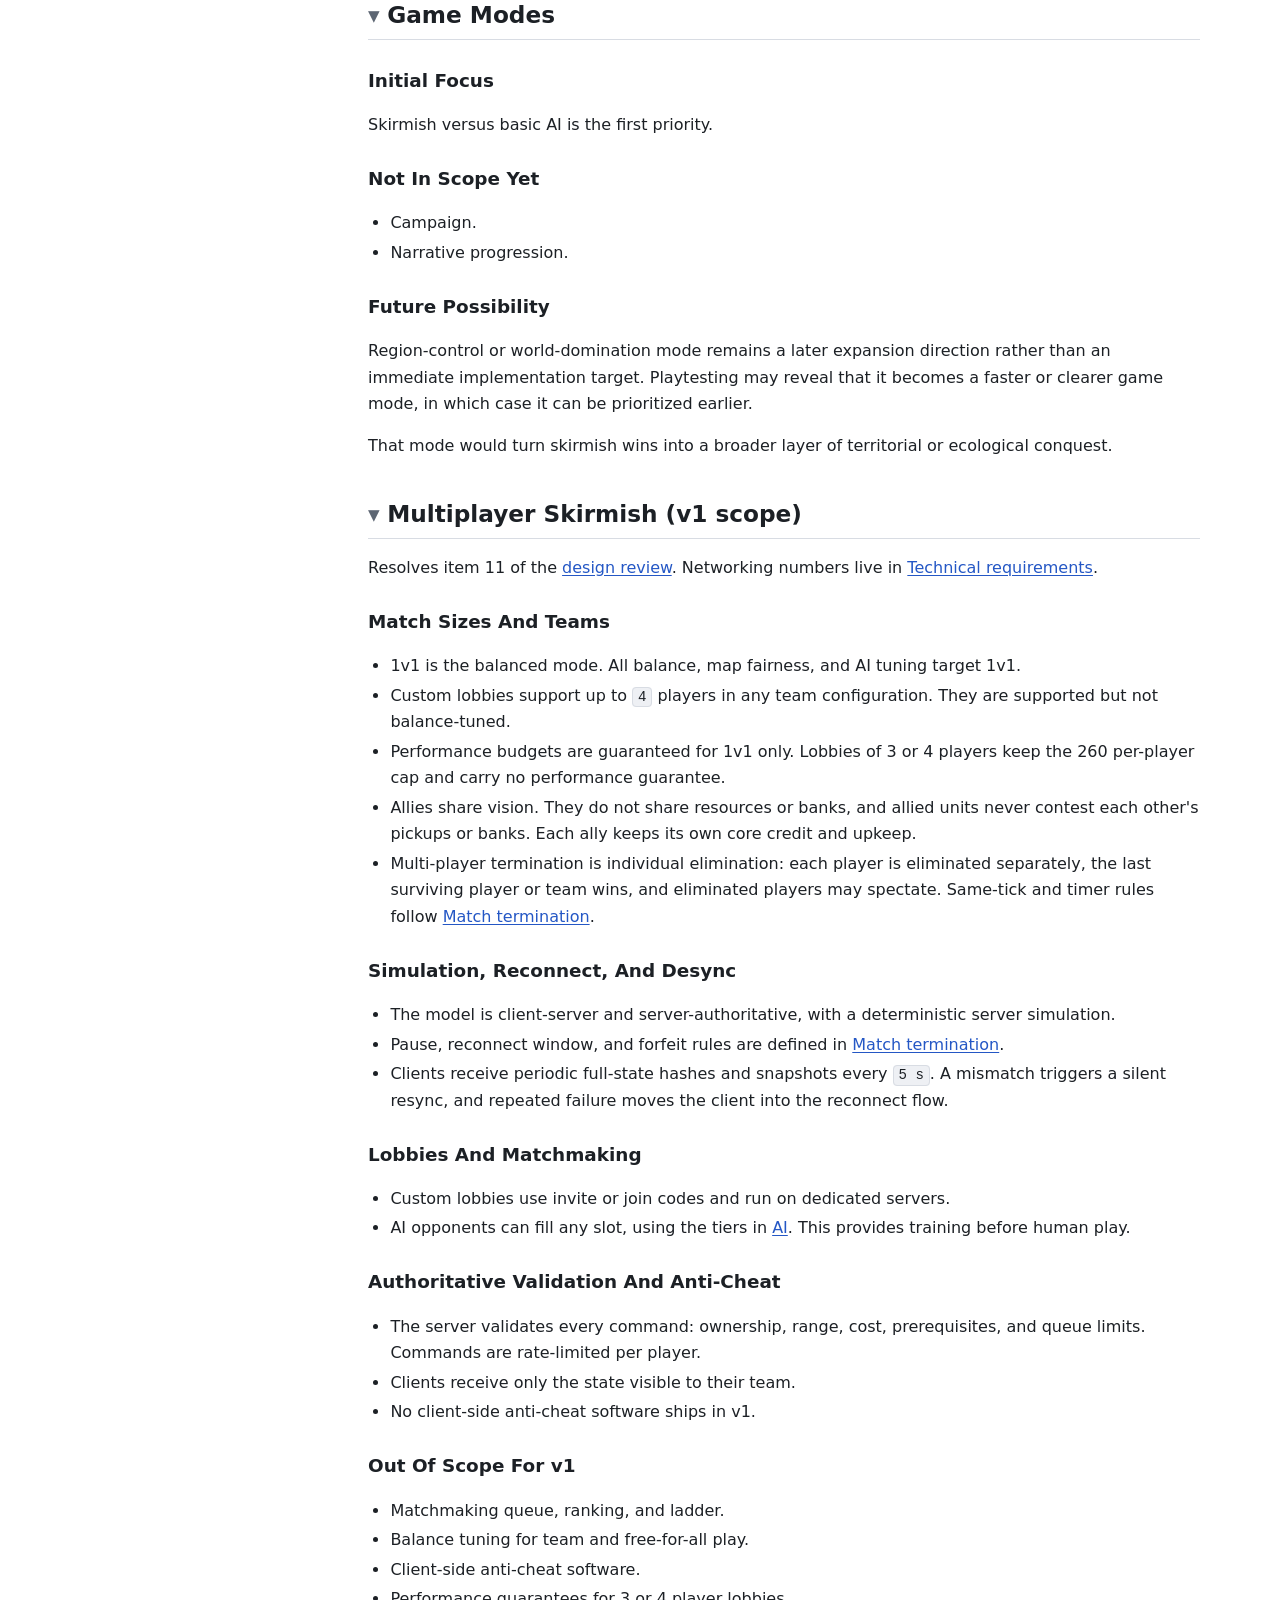
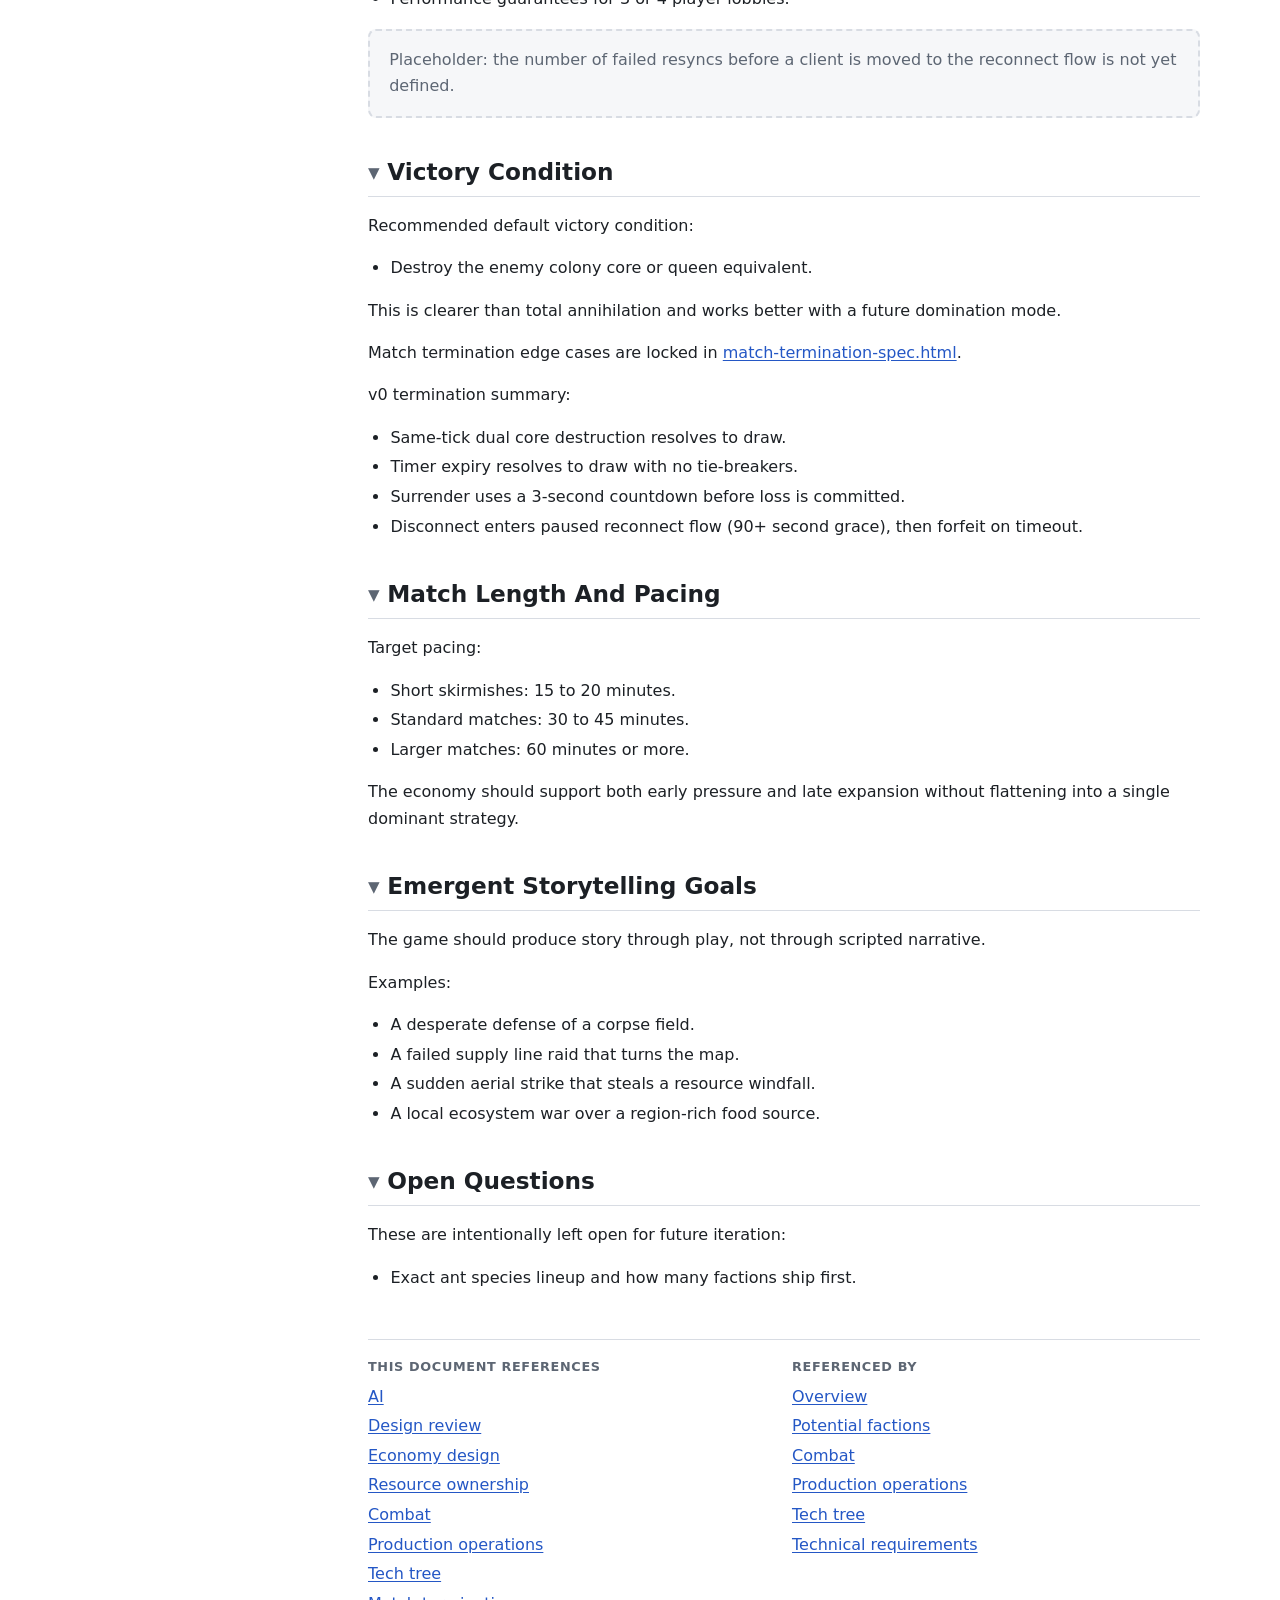
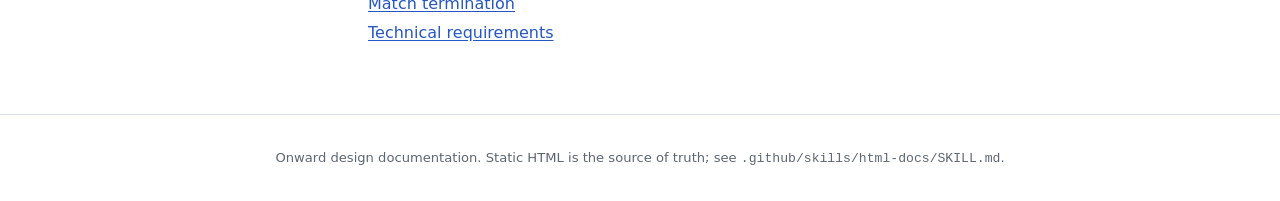
<file: docs/design-doc.html>
<!doctype html>
<html lang="en">
<head>
<meta charset="utf-8">
<meta name="viewport" content="width=device-width, initial-scale=1">
<title>Ant RTS Design Document - Onward</title>
<meta name="description" content="Project vision, gameplay loop, factions, modes, and victory condition.">
<link rel="stylesheet" href="assets/css/site.css">
<script type="application/ld+json">
{
  "@context": "https://schema.org",
  "@type": "TechArticle",
  "headline": "Ant RTS Design Document",
  "description": "Project vision, gameplay loop, factions, modes, and victory condition.",
  "isPartOf": {
    "@type": "CreativeWork",
    "name": "Onward design documentation",
    "url": "index.html"
  },
  "citation": [
    "ai-spec.html",
    "design-review.html",
    "combat-spec.html",
    "economy-design.html",
    "match-termination-spec.html",
    "production-operations-spec.html",
    "resource-ownership-spec.html",
    "tech-tree-operational-spec.html",
    "technical-requirements.html"
  ]
}
</script>
<script type="application/json" id="doc-data">
{
  "slug": "design-doc",
  "title": "Ant RTS Design Document",
  "group": "Design",
  "status": {
    "key": "documented",
    "label": "Documented"
  },
  "references": [
    "ai-spec",
    "combat-spec",
    "design-review",
    "economy-design",
    "match-termination-spec",
    "production-operations-spec",
    "resource-ownership-spec",
    "tech-tree-operational-spec",
    "technical-requirements"
  ],
  "referencedBy": [
    "combat-spec",
    "index",
    "potential-factions",
    "production-operations-spec",
    "tech-tree-operational-spec",
    "technical-requirements"
  ],
  "constants": {
    "economy_constants_version": "1",
    "multiplayer_max_players": "4",
    "desync_snapshot_interval_s": "5"
  },
  "sections": [
    {
      "id": "high-concept",
      "title": "High Concept",
      "level": 2
    },
    {
      "id": "design-pillars",
      "title": "Design Pillars",
      "level": 2
    },
    {
      "id": "project-frame",
      "title": "Project Frame",
      "level": 2
    },
    {
      "id": "technical-requirements",
      "title": "Technical Requirements",
      "level": 2
    },
    {
      "id": "terrain-and-chokepoints",
      "title": "Terrain And Chokepoints",
      "level": 2
    },
    {
      "id": "faction-model",
      "title": "Faction Model",
      "level": 2
    },
    {
      "id": "core-gameplay-loop",
      "title": "Core Gameplay Loop",
      "level": 2
    },
    {
      "id": "tech-tree",
      "title": "Tech Tree",
      "level": 2
    },
    {
      "id": "production-operations",
      "title": "Production Operations",
      "level": 2
    },
    {
      "id": "combat",
      "title": "Combat",
      "level": 2
    },
    {
      "id": "economy",
      "title": "Economy",
      "level": 2
    },
    {
      "id": "resource-split-decision",
      "title": "Resource Split Decision",
      "level": 2
    },
    {
      "id": "supply-lines-and-tension",
      "title": "Supply Lines And Tension",
      "level": 2
    },
    {
      "id": "upkeep-and-snowball-control",
      "title": "Upkeep And Snowball Control",
      "level": 2
    },
    {
      "id": "unit-layers",
      "title": "Unit Layers",
      "level": 2
    },
    {
      "id": "faction-asymmetry",
      "title": "Faction Asymmetry",
      "level": 2
    },
    {
      "id": "game-modes",
      "title": "Game Modes",
      "level": 2
    },
    {
      "id": "multiplayer-skirmish",
      "title": "Multiplayer Skirmish (v1 scope)",
      "level": 2
    },
    {
      "id": "victory-condition",
      "title": "Victory Condition",
      "level": 2
    },
    {
      "id": "match-length-and-pacing",
      "title": "Match Length And Pacing",
      "level": 2
    },
    {
      "id": "emergent-storytelling-goals",
      "title": "Emergent Storytelling Goals",
      "level": 2
    },
    {
      "id": "open-questions",
      "title": "Open Questions",
      "level": 2
    }
  ]
}
</script>
<script src="assets/js/site.js" defer></script>
</head>
<body>
<a class="skip-link" href="#content">Skip to content</a>
<header class="site-header">
<a class="brand" href="index.html">On<span>ward</span> docs</a>
<nav class="site-nav" aria-label="Documentation">
<ul>
<li><a href="index.html">Overview</a></li>
<li><span class="group-label" tabindex="0">Design</span><ul class="group-links"><li><a href="design-doc.html" aria-current="page">Design document</a></li><li><a href="level-design.html">Level design</a></li><li><a href="potential-factions.html">Potential factions</a></li></ul></li>
<li><span class="group-label" tabindex="0">Systems</span><ul class="group-links"><li><a href="economy-design.html">Economy design</a></li><li><a href="resource-ownership-spec.html">Resource ownership</a></li><li><a href="combat-spec.html">Combat</a></li><li><a href="production-operations-spec.html">Production operations</a></li><li><a href="tech-tree-operational-spec.html">Tech tree</a></li><li><a href="match-termination-spec.html">Match termination</a></li><li><a href="ai-spec.html">AI</a></li></ul></li>
<li><span class="group-label" tabindex="0">Technical</span><ul class="group-links"><li><a href="technical-requirements.html">Technical requirements</a></li></ul></li>
<li><span class="group-label" tabindex="0">Process</span><ul class="group-links"><li><a href="design-review.html">Design review</a></li></ul></li>
<li><span class="group-label" tabindex="0">Art</span><ul class="group-links"><li><a href="art-direction.html">Art direction</a></li></ul></li>
</ul>
</nav>
<div class="header-tools"><button type="button" id="theme-toggle" aria-label="Toggle light or dark theme">Theme</button></div>
</header>
<div class="layout">
<nav class="toc" aria-label="On this page"><h2>On this page</h2>
<ul>
<li><a href="#high-concept">High Concept</a>
</li>
<li><a href="#design-pillars">Design Pillars</a>
</li>
<li><a href="#project-frame">Project Frame</a>
</li>
<li><a href="#technical-requirements">Technical Requirements</a>
</li>
<li><a href="#terrain-and-chokepoints">Terrain And Chokepoints</a>
</li>
<li><a href="#faction-model">Faction Model</a>
</li>
<li><a href="#core-gameplay-loop">Core Gameplay Loop</a>
</li>
<li><a href="#tech-tree">Tech Tree</a>
</li>
<li><a href="#production-operations">Production Operations</a>
</li>
<li><a href="#combat">Combat</a>
</li>
<li><a href="#economy">Economy</a>
<ul>
<li><a href="#primary-resource">Primary Resource</a></li>
<li><a href="#harvesting-model">Harvesting Model</a></li>
<li><a href="#regenerative-hotspots">Regenerative Hotspots</a></li>
</ul></li>
<li><a href="#resource-split-decision">Resource Split Decision</a>
</li>
<li><a href="#supply-lines-and-tension">Supply Lines And Tension</a>
</li>
<li><a href="#upkeep-and-snowball-control">Upkeep And Snowball Control</a>
</li>
<li><a href="#unit-layers">Unit Layers</a>
</li>
<li><a href="#faction-asymmetry">Faction Asymmetry</a>
<ul>
<li><a href="#faction-exception-templates-production-and-connectivity">Faction Exception Templates (Production And Connectivity)</a></li>
</ul></li>
<li><a href="#game-modes">Game Modes</a>
<ul>
<li><a href="#initial-focus">Initial Focus</a></li>
<li><a href="#not-in-scope-yet">Not In Scope Yet</a></li>
<li><a href="#future-possibility">Future Possibility</a></li>
</ul></li>
<li><a href="#multiplayer-skirmish">Multiplayer Skirmish (v1 scope)</a>
<ul>
<li><a href="#mp-match-sizes">Match Sizes And Teams</a></li>
<li><a href="#mp-simulation">Simulation, Reconnect, And Desync</a></li>
<li><a href="#mp-lobbies">Lobbies And Matchmaking</a></li>
<li><a href="#mp-validation">Authoritative Validation And Anti-Cheat</a></li>
<li><a href="#mp-out-of-scope">Out Of Scope For v1</a></li>
</ul></li>
<li><a href="#victory-condition">Victory Condition</a>
</li>
<li><a href="#match-length-and-pacing">Match Length And Pacing</a>
</li>
<li><a href="#emergent-storytelling-goals">Emergent Storytelling Goals</a>
</li>
<li><a href="#open-questions">Open Questions</a>
</li>
</ul>
<div class="toc-tools"><button type="button" id="expand-all">Expand all</button><button type="button" id="collapse-all">Collapse all</button></div></nav>
<main id="content" class="doc">
<h1 id="ant-rts-design-document">Ant RTS Design Document</h1>
<div class="doc-meta"><dl><dt>Status</dt><dd><span class="badge" data-status="documented">Documented</span></dd><dt>Area</dt><dd>Design</dd></dl></div>
<section aria-labelledby="high-concept">
<h2 id="high-concept">High Concept <a class="anchor" href="#high-concept" aria-label="Link to this section">#</a></h2>
<p>An RTS about ant colonies fighting for survival in a living ecosystem. The game should feel like a classic RTS: build economy, scout the map, expand tech, field armies, and win through macro and micro decisions rather than through a campaign structure.</p>
<p>The intended tone is emergent and self-directed. Players should be able to invent their own narrative through skirmishes, regional conquest, and ecosystem conflict.</p>
</section>
<section aria-labelledby="design-pillars">
<h2 id="design-pillars">Design Pillars <a class="anchor" href="#design-pillars" aria-label="Link to this section">#</a></h2>
<ul>
<li>Classic RTS pacing and readability.</li>
<li>Logistics-driven economy with dangerous supply lines.</li>
<li>Organic battlefield contact points created by dead ants, neutral creatures, and resource hauling.</li>
<li>Distinct faction identity built around ant species with room for movement and logistics specialization.</li>
<li>Strong skirmish play first; campaign later if ever.</li>
</ul>
</section>
<section aria-labelledby="project-frame">
<h2 id="project-frame">Project Frame <a class="anchor" href="#project-frame" aria-label="Link to this section">#</a></h2>
<p>This document records the long-form vision of the project, not a versioned release plan. Implementation slices will be created later from the locked vision, mechanics, and technical constraints in these design documents.</p>
</section>
<section aria-labelledby="technical-requirements">
<h2 id="technical-requirements">Technical Requirements <a class="anchor" href="#technical-requirements" aria-label="Link to this section">#</a></h2>
<ul>
<li>See <a href="technical-requirements.html"><a href="technical-requirements.html">technical-requirements.html</a></a> for locked presentation and scale decisions.</li>
<li>The current baseline is full 3D with a fixed isometric camera.</li>
<li>The game uses individual-unit control rather than squad-based control.</li>
<li>The current per-player unit scale target is 200 soft cap and 260 hard cap.</li>
</ul>
</section>
<section aria-labelledby="terrain-and-chokepoints">
<h2 id="terrain-and-chokepoints">Terrain And Chokepoints <a class="anchor" href="#terrain-and-chokepoints" aria-label="Link to this section">#</a></h2>
<ul>
<li>Water is impassable in the baseline map rules.</li>
<li>Impassable water should create the first obvious chokepoints and route constraints on a map.</li>
<li>Water-adjacent biomass events can act as narrative background and high-value supply drops, such as small fish carcasses or similar shoreline gains.</li>
</ul>
</section>
<section aria-labelledby="faction-model">
<h2 id="faction-model">Faction Model <a class="anchor" href="#faction-model" aria-label="Link to this section">#</a></h2>
<p>The current direction is ant-species-led faction identity, with biomes shaping map pressure and strategic options.</p>
<p>Recommended structure:</p>
<ul>
<li>Factions are read primarily as ant species.</li>
<li>Biomes define map identity and unit access pressure, not the whole faction identity.</li>
<li>Each faction can have a small amount of macro asymmetry in addition to different unit rosters.</li>
<li>Launch examples include black ants, fire ants, and weaver ants.</li>
</ul>
<p>This preserves clarity for players while still letting geography matter. Pure geography is still useful for movement and terrain distinctions, but works best as strategic context rather than primary faction identity.</p>
</section>
<section aria-labelledby="core-gameplay-loop">
<h2 id="core-gameplay-loop">Core Gameplay Loop <a class="anchor" href="#core-gameplay-loop" aria-label="Link to this section">#</a></h2>
<ol>
<li>Start with a small base, a queen or equivalent colony core, and a limited number of workers.</li>
<li>Scout the map to identify corpses, neutral creatures, chokepoints, and resource routes.</li>
<li>Build economy structures and unlock higher-tier production buildings.</li>
<li>Expand production and logistics so more biomass can be hauled home.</li>
<li>Field military units, protect supply lines, and raid enemy harvesters.</li>
<li>Win by destroying the enemy colony core.</li>
</ol>
<p>This keeps the game anchored in a classic RTS loop: economy, scouting, tech, military, micro, and macro.</p>
</section>
<section aria-labelledby="tech-tree">
<h2 id="tech-tree">Tech Tree <a class="anchor" href="#tech-tree" aria-label="Link to this section">#</a></h2>
<p>The recommended tech structure is a classic building-gated tree.</p>
<p>The operational baseline contract is defined in <a href="tech-tree-operational-spec.html"><a href="tech-tree-operational-spec.html">tech-tree-operational-spec.html</a></a>.</p>
<p>Reasoning:</p>
<ul>
<li>It is easier to read than a more abstract age-up system.</li>
<li>It creates clear strategic checkpoints.</li>
<li>It fits the colony-building fantasy well.</li>
<li>It allows faction-specific branches without forcing a hard global reset.</li>
</ul>
<p>Possible pattern:</p>
<ul>
<li>Basic hatchery / nest unlocks early worker and combat basics.</li>
<li>Advanced brood / chamber / nest structures unlock specialized roles.</li>
<li>Higher-tier structures unlock aerial, ground, and water-adapted lines, plus stronger logistics or combat options.</li>
</ul>
<p>Current v0 progression structure is intentionally placeholder-driven:</p>
<ul>
<li>Shared baseline graph with faction overlays.</li>
<li>Three progression tiers: Establishing, Expanding, Thriving.</li>
<li>No hard branch exclusivity by default; opportunity cost drives branch differentiation.</li>
<li>Exact timing windows and per-node values are deferred until faction/combat/map integration pass.</li>
</ul>
</section>
<section aria-labelledby="production-operations">
<h2 id="production-operations">Production Operations <a class="anchor" href="#production-operations" aria-label="Link to this section">#</a></h2>
<p>The operational production baseline contract is defined in <a href="production-operations-spec.html"><a href="production-operations-spec.html">production-operations-spec.html</a></a>.</p>
<p>Current v0 production direction:</p>
<ul>
<li>Multi-worker construction acceleration with diminishing returns and escalating surcharge starting at worker 2.</li>
<li>Adjacency-projected placement expansion (creep-style) without a global enemy exclusion zone.</li>
<li>Hybrid production topology where hive production is primary for combat units while structures primarily handle upgrades and exceptions.</li>
<li>Single-queue deterministic production sources with always-spawn behavior under deterministic collision-push resolution.</li>
<li>Connectivity-sensitive structure functionality for most factions, with explicit faction exception hooks.</li>
</ul>
</section>
<section aria-labelledby="combat">
<h2 id="combat">Combat <a class="anchor" href="#combat" aria-label="Link to this section">#</a></h2>
<p>The operational combat baseline contract is defined in <a href="combat-spec.html"><a href="combat-spec.html">combat-spec.html</a></a>.</p>
<p>Current v0 combat direction:</p>
<ul>
<li>Fast, readable combat pacing with explicit TTK target envelopes by phase.</li>
<li>Soft-counter first philosophy with room to evolve to mixed counter anchors later.</li>
<li>Deterministic guaranteed-hit timing, flat armor reduction, and additive aura stacking.</li>
<li>Heavy emphasis on supply-line disruption as a combat objective, not only a macro objective.</li>
</ul>
</section>
<section aria-labelledby="economy">
<h2 id="economy">Economy <a class="anchor" href="#economy" aria-label="Link to this section">#</a></h2>
<p>Detailed economy mechanics are specified in <a href="economy-design.html">economy-design.html</a>.
Resource ownership, theft, and logistics edge-case resolution is specified in <a href="resource-ownership-spec.html">resource-ownership-spec.html</a>.</p>
<p>v0 economy constants are now locked in the same document under the baseline formulas section (<code data-constant="economy_constants_version" data-value="1">economy_constants_version = 1</code>).</p>
<h3 id="primary-resource">Primary Resource <a class="anchor" href="#primary-resource" aria-label="Link to this section">#</a></h3>
<p>Use one main resource: biomass.</p>
<p>Biomass comes from dead ants and other ecosystem creatures, including:</p>
<ul>
<li>Enemy ant units.</li>
<li>Neutral bugs.</li>
<li>The player’s own dead harvesters, if they can be reclaimed.</li>
</ul>
<p>The larger the corpse, the more biomass it contains, but the more carrying capacity it requires.</p>
<h3 id="harvesting-model">Harvesting Model <a class="anchor" href="#harvesting-model" aria-label="Link to this section">#</a></h3>
<p>The best current version is corpse hauling with risk.</p>
<p>Recommended behavior:</p>
<ul>
<li>Corpses are visible resource objects on the map.</li>
<li>Workers or specialized collectors must physically carry biomass back to the base.</li>
<li>If the carrier dies, the resource is lost or dropped.</li>
<li>Some corpses require multiple gatherers to move, creating logistics pressure around bigger kills.</li>
<li>Dead harvesters are harvestable, so economic raiding matters.</li>
</ul>
<p>This creates the tug-of-war effect you want because killing near enemy lines matters even before the fight is fully resolved.</p>
<h3 id="regenerative-hotspots">Regenerative Hotspots <a class="anchor" href="#regenerative-hotspots" aria-label="Link to this section">#</a></h3>
<p>The economy can also support map-based regenerative hotspots, but these should be rare, not common, and they should never become a second full economy.</p>
<p>Good candidates:</p>
<ul>
<li>Aphid farms.</li>
<li>Neutral creature nests.</li>
<li>Favorable breeding grounds.</li>
<li>Region-specific biomass nodes.</li>
</ul>
<p>These work best as strategic anomalies that stabilize income rather than as a separate parallel system.</p>
</section>
<section aria-labelledby="resource-split-decision">
<h2 id="resource-split-decision">Resource Split Decision <a class="anchor" href="#resource-split-decision" aria-label="Link to this section">#</a></h2>
<p>The current recommendation is not to split the main economy into vegetation and meat as equally important resources.</p>
<p>Instead:</p>
<ul>
<li>Keep one main resource: biomass.</li>
<li>Allow some biomass to come from plant-adjacent sources if needed for thematic variety.</li>
<li>Use neutral creatures or regenerative hotspots to create strategic map control.</li>
</ul>
<p>This avoids bookkeeping while still supporting interesting economy hotspots.</p>
</section>
<section aria-labelledby="supply-lines-and-tension">
<h2 id="supply-lines-and-tension">Supply Lines And Tension <a class="anchor" href="#supply-lines-and-tension" aria-label="Link to this section">#</a></h2>
<p>The hauling model is the main source of battlefield tension.</p>
<p>The ideal friction points are:</p>
<ul>
<li>Corpses must be physically moved.</li>
<li>All unit types can gather, but with different hauling strength and opportunity cost.</li>
<li>Carriers can be intercepted on the way back.</li>
<li>Raiding the enemy economy is as meaningful as fighting their army.</li>
</ul>
<p>This creates a natural RTS tug-of-war where territory is valuable because it protects logistics.</p>
</section>
<section aria-labelledby="upkeep-and-snowball-control">
<h2 id="upkeep-and-snowball-control">Upkeep And Snowball Control <a class="anchor" href="#upkeep-and-snowball-control" aria-label="Link to this section">#</a></h2>
<p>The economy is intended to grow quickly at first, but not without limits.</p>
<p>Recommended brake:</p>
<ul>
<li>Hard food upkeep on every unit produced.</li>
</ul>
<p>Purpose:</p>
<ul>
<li>Prevent runaway exponential snowballing.</li>
<li>Keep army size tied to economic health.</li>
<li>Make overproduction a real strategic risk.</li>
</ul>
<p>If needed, upkeep can be softened later with colony upgrades or faction traits, but the baseline should be strict enough to keep macro interesting.</p>
</section>
<section aria-labelledby="unit-layers">
<h2 id="unit-layers">Unit Layers <a class="anchor" href="#unit-layers" aria-label="Link to this section">#</a></h2>
<p>The map and faction system should support classic RTS unit strata:</p>
<ul>
<li>Ground units for standard combat and harvesting support.</li>
<li>Mobile specialists for scouting, harassment, and mobility.</li>
<li>Water-adapted specialists for water-heavy maps and shoreline control.</li>
</ul>
<p>Geography should mainly influence which of these layers are strong or available.</p>
</section>
<section aria-labelledby="faction-asymmetry">
<h2 id="faction-asymmetry">Faction Asymmetry <a class="anchor" href="#faction-asymmetry" aria-label="Link to this section">#</a></h2>
<p>Factions should differ in both roster and a small macro hook.</p>
<p>Examples:</p>
<ul>
<li>Weaver ants may excel at mobility and map traversal but be weaker in direct sieges.</li>
<li>Fire ants may control aggressive frontline pressure and floodplain logistics better.</li>
<li>Black ants may be stronger in territorial defense and corpse hauling.</li>
</ul>
<p>The asymmetry should remain readable and not turn into a full ruleset per faction.</p>
<h3 id="faction-exception-templates-production-and-connectivity">Faction Exception Templates (Production And Connectivity) <a class="anchor" href="#faction-exception-templates-production-and-connectivity" aria-label="Link to this section">#</a></h3>
<p>Use these templates when defining faction-specific rule exceptions from the shared production baseline in <a href="production-operations-spec.html"><a href="production-operations-spec.html">production-operations-spec.html</a></a>.</p>
<p>Template A: Construction And Placement Exception</p>
<ul>
<li>Faction:</li>
<li>Exception id:</li>
<li>Baseline rule overridden:</li>
<li>New rule text:</li>
<li>Scope:
<ul>
<li>All structures or listed structure classes</li>
<li>Early-only, mid-only, late-only, or full match</li>
</ul>
</li>
<li>Counterplay expectation:</li>
<li>Readability requirement:</li>
<li>Determinism notes:</li>
</ul>
<p>Template B: Connectivity Exception</p>
<ul>
<li>Faction:</li>
<li>Exception id:</li>
<li>Default connectivity behavior:</li>
<li>Exception behavior while disconnected:
<ul>
<li>Non-functional</li>
<li>Partial functional</li>
<li>Fully functional</li>
</ul>
</li>
<li>Affected structure classes:</li>
<li>Reconnect transition behavior:</li>
<li>Counterplay expectation:</li>
<li>Telemetry flags required:</li>
</ul>
<p>Template C: Production Topology Exception</p>
<ul>
<li>Faction:</li>
<li>Exception id:</li>
<li>Baseline topology overridden:</li>
<li>Additional local production lanes (if any):</li>
<li>Hive-only unit classes (if any):</li>
<li>Queue behavior override (if any):</li>
<li>Spawn/rally behavior override (if any):</li>
<li>Counterplay expectation:</li>
<li>Determinism notes:</li>
</ul>
<p>Template D: Builder Cap And Surcharge Exception</p>
<ul>
<li>Faction:</li>
<li>Exception id:</li>
<li>Baseline overridden:
<ul>
<li><code>max_builders_per_site</code></li>
<li><code>k</code> class constants</li>
<li>both</li>
</ul>
</li>
<li>New values:</li>
<li>Intended gameplay identity impact:</li>
<li>Known exploit risk:</li>
<li>Mitigation:</li>
<li>Telemetry watch metrics:
<ul>
<li>Average builders per site</li>
<li>Time spent above 8/12/16 builders</li>
<li>Surcharge insolvency frequency</li>
</ul>
</li>
</ul>
</section>
<section aria-labelledby="game-modes">
<h2 id="game-modes">Game Modes <a class="anchor" href="#game-modes" aria-label="Link to this section">#</a></h2>
<h3 id="initial-focus">Initial Focus <a class="anchor" href="#initial-focus" aria-label="Link to this section">#</a></h3>
<p>Skirmish versus basic AI is the first priority.</p>
<h3 id="not-in-scope-yet">Not In Scope Yet <a class="anchor" href="#not-in-scope-yet" aria-label="Link to this section">#</a></h3>
<ul>
<li>Campaign.</li>
<li>Narrative progression.</li>
</ul>
<h3 id="future-possibility">Future Possibility <a class="anchor" href="#future-possibility" aria-label="Link to this section">#</a></h3>
<p>Region-control or world-domination mode remains a later expansion direction rather than an immediate implementation target. Playtesting may reveal that it becomes a faster or clearer game mode, in which case it can be prioritized earlier.</p>
<p>That mode would turn skirmish wins into a broader layer of territorial or ecological conquest.</p>
</section>
<section aria-labelledby="multiplayer-skirmish">
<h2 id="multiplayer-skirmish">Multiplayer Skirmish (v1 scope) <a class="anchor" href="#multiplayer-skirmish" aria-label="Link to this section">#</a></h2>
<p>Resolves item 11 of the <a href="design-review.html#11-multiplayer-skirmish-requirements-to-add-to-gdd-high">design review</a>. Networking numbers live in <a href="technical-requirements.html#network-and-simulation-model">Technical requirements</a>.</p>
<h3 id="mp-match-sizes">Match Sizes And Teams <a class="anchor" href="#mp-match-sizes" aria-label="Link to this section">#</a></h3>
<ul>
<li>1v1 is the balanced mode. All balance, map fairness, and AI tuning target 1v1.</li>
<li>Custom lobbies support up to <code data-constant="multiplayer_max_players" data-value="4">4</code> players in any team configuration. They are supported but not balance-tuned.</li>
<li>Performance budgets are guaranteed for 1v1 only. Lobbies of 3 or 4 players keep the 260 per-player cap and carry no performance guarantee.</li>
<li>Allies share vision. They do not share resources or banks, and allied units never contest each other's pickups or banks. Each ally keeps its own core credit and upkeep.</li>
<li>Multi-player termination is individual elimination: each player is eliminated separately, the last surviving player or team wins, and eliminated players may spectate. Same-tick and timer rules follow <a href="match-termination-spec.html">Match termination</a>.</li>
</ul>
<h3 id="mp-simulation">Simulation, Reconnect, And Desync <a class="anchor" href="#mp-simulation" aria-label="Link to this section">#</a></h3>
<ul>
<li>The model is client-server and server-authoritative, with a deterministic server simulation.</li>
<li>Pause, reconnect window, and forfeit rules are defined in <a href="match-termination-spec.html">Match termination</a>.</li>
<li>Clients receive periodic full-state hashes and snapshots every <code data-constant="desync_snapshot_interval_s" data-value="5">5 s</code>. A mismatch triggers a silent resync, and repeated failure moves the client into the reconnect flow.</li>
</ul>
<h3 id="mp-lobbies">Lobbies And Matchmaking <a class="anchor" href="#mp-lobbies" aria-label="Link to this section">#</a></h3>
<ul>
<li>Custom lobbies use invite or join codes and run on dedicated servers.</li>
<li>AI opponents can fill any slot, using the tiers in <a href="ai-spec.html">AI</a>. This provides training before human play.</li>
</ul>
<h3 id="mp-validation">Authoritative Validation And Anti-Cheat <a class="anchor" href="#mp-validation" aria-label="Link to this section">#</a></h3>
<ul>
<li>The server validates every command: ownership, range, cost, prerequisites, and queue limits. Commands are rate-limited per player.</li>
<li>Clients receive only the state visible to their team.</li>
<li>No client-side anti-cheat software ships in v1.</li>
</ul>
<h3 id="mp-out-of-scope">Out Of Scope For v1 <a class="anchor" href="#mp-out-of-scope" aria-label="Link to this section">#</a></h3>
<ul>
<li>Matchmaking queue, ranking, and ladder.</li>
<li>Balance tuning for team and free-for-all play.</li>
<li>Client-side anti-cheat software.</li>
<li>Performance guarantees for 3 or 4 player lobbies.</li>
</ul>
<p class="placeholder-box">Placeholder: the number of failed resyncs before a client is moved to the reconnect flow is not yet defined.</p>
</section>
<section aria-labelledby="victory-condition">
<h2 id="victory-condition">Victory Condition <a class="anchor" href="#victory-condition" aria-label="Link to this section">#</a></h2>
<p>Recommended default victory condition:</p>
<ul>
<li>Destroy the enemy colony core or queen equivalent.</li>
</ul>
<p>This is clearer than total annihilation and works better with a future domination mode.</p>
<p>Match termination edge cases are locked in <a href="match-termination-spec.html"><a href="match-termination-spec.html">match-termination-spec.html</a></a>.</p>
<p>v0 termination summary:</p>
<ul>
<li>Same-tick dual core destruction resolves to draw.</li>
<li>Timer expiry resolves to draw with no tie-breakers.</li>
<li>Surrender uses a 3-second countdown before loss is committed.</li>
<li>Disconnect enters paused reconnect flow (90+ second grace), then forfeit on timeout.</li>
</ul>
</section>
<section aria-labelledby="match-length-and-pacing">
<h2 id="match-length-and-pacing">Match Length And Pacing <a class="anchor" href="#match-length-and-pacing" aria-label="Link to this section">#</a></h2>
<p>Target pacing:</p>
<ul>
<li>Short skirmishes: 15 to 20 minutes.</li>
<li>Standard matches: 30 to 45 minutes.</li>
<li>Larger matches: 60 minutes or more.</li>
</ul>
<p>The economy should support both early pressure and late expansion without flattening into a single dominant strategy.</p>
</section>
<section aria-labelledby="emergent-storytelling-goals">
<h2 id="emergent-storytelling-goals">Emergent Storytelling Goals <a class="anchor" href="#emergent-storytelling-goals" aria-label="Link to this section">#</a></h2>
<p>The game should produce story through play, not through scripted narrative.</p>
<p>Examples:</p>
<ul>
<li>A desperate defense of a corpse field.</li>
<li>A failed supply line raid that turns the map.</li>
<li>A sudden aerial strike that steals a resource windfall.</li>
<li>A local ecosystem war over a region-rich food source.</li>
</ul>
</section>
<section aria-labelledby="open-questions">
<h2 id="open-questions">Open Questions <a class="anchor" href="#open-questions" aria-label="Link to this section">#</a></h2>
<p>These are intentionally left open for future iteration:</p>
<ul>
<li>Exact ant species lineup and how many factions ship first.</li>
</ul>
</section>

<aside class="doc-links" aria-label="Related documents"><div><h2>This document references</h2><ul><li><a href="ai-spec.html">AI</a></li><li><a href="design-review.html">Design review</a></li><li><a href="economy-design.html">Economy design</a></li><li><a href="resource-ownership-spec.html">Resource ownership</a></li><li><a href="combat-spec.html">Combat</a></li><li><a href="production-operations-spec.html">Production operations</a></li><li><a href="tech-tree-operational-spec.html">Tech tree</a></li><li><a href="match-termination-spec.html">Match termination</a></li><li><a href="technical-requirements.html">Technical requirements</a></li></ul></div><div><h2>Referenced by</h2><ul><li><a href="index.html">Overview</a></li><li><a href="potential-factions.html">Potential factions</a></li><li><a href="combat-spec.html">Combat</a></li><li><a href="production-operations-spec.html">Production operations</a></li><li><a href="tech-tree-operational-spec.html">Tech tree</a></li><li><a href="technical-requirements.html">Technical requirements</a></li></ul></div></aside>
</main>
</div>
<footer class="site-footer">Onward design documentation. Static HTML is the source of truth; see <code>.github/skills/html-docs/SKILL.md</code>.</footer>
</body>
</html>
</file>
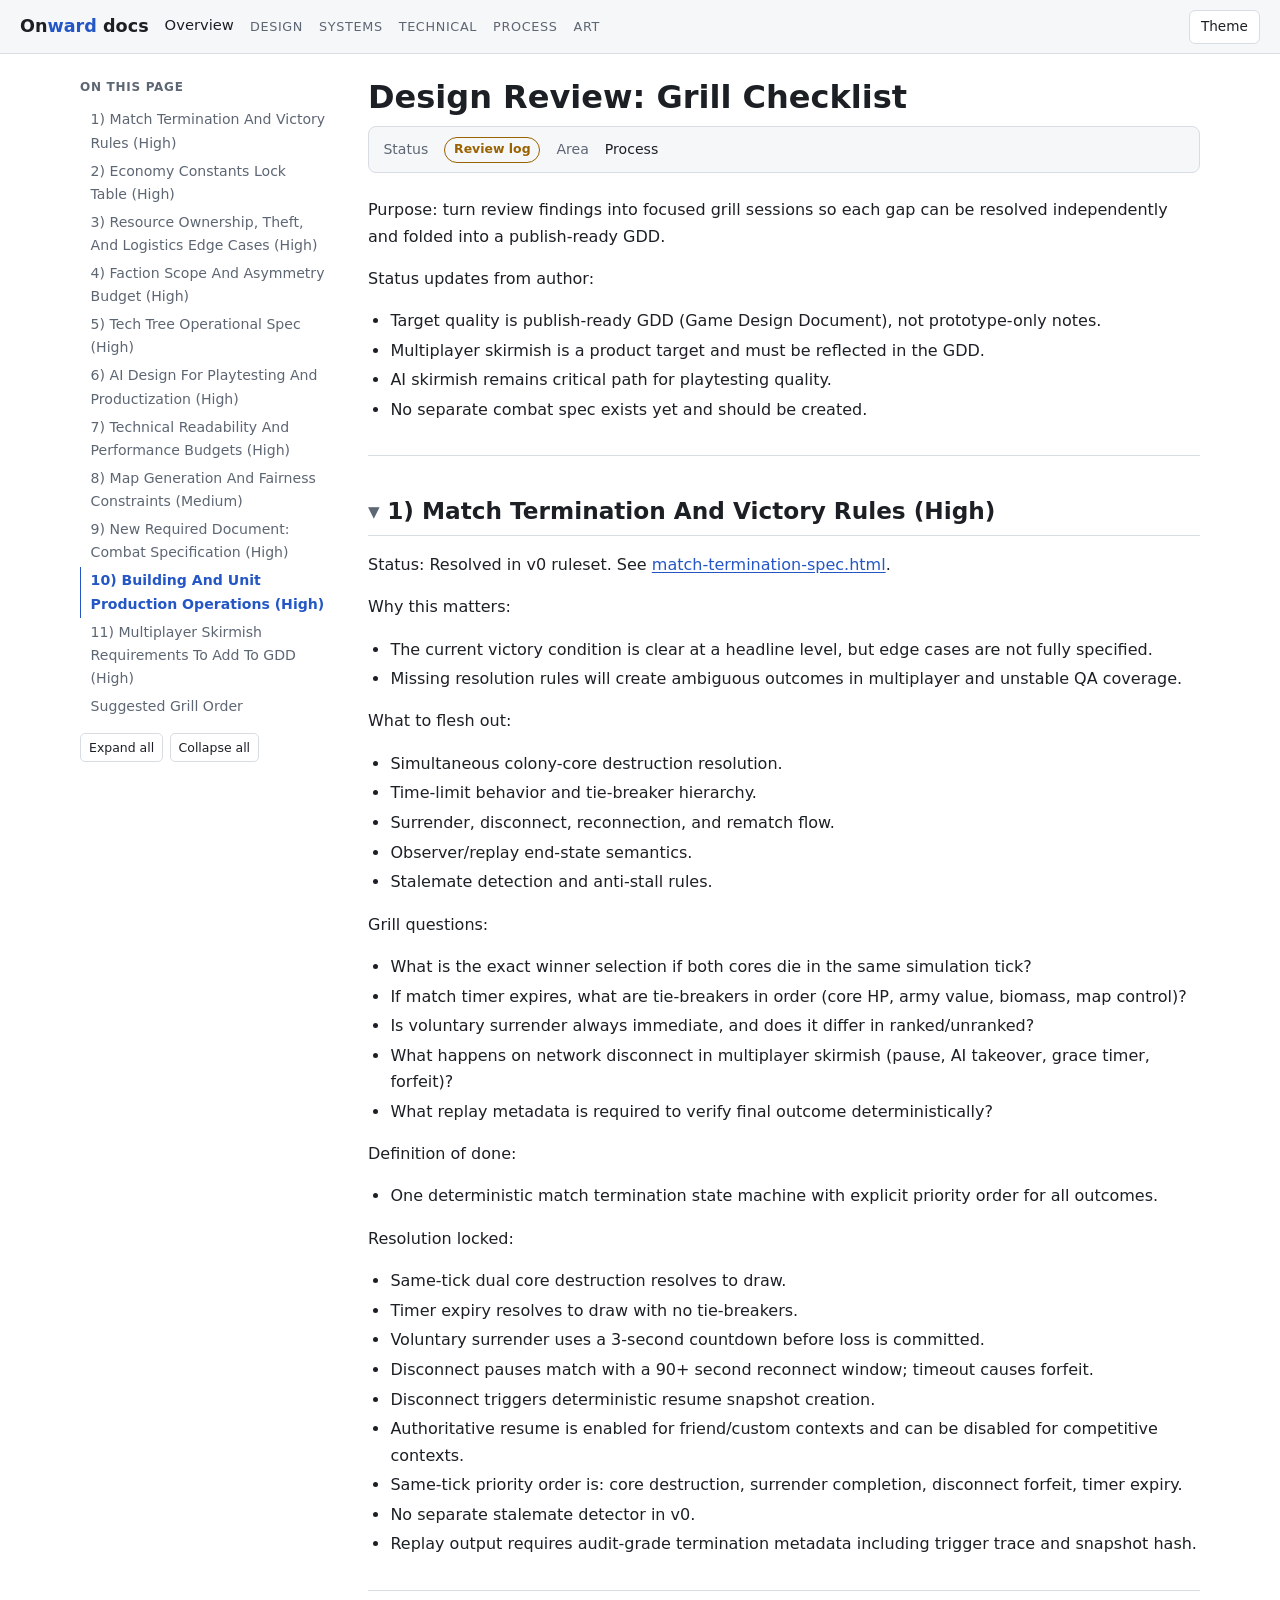
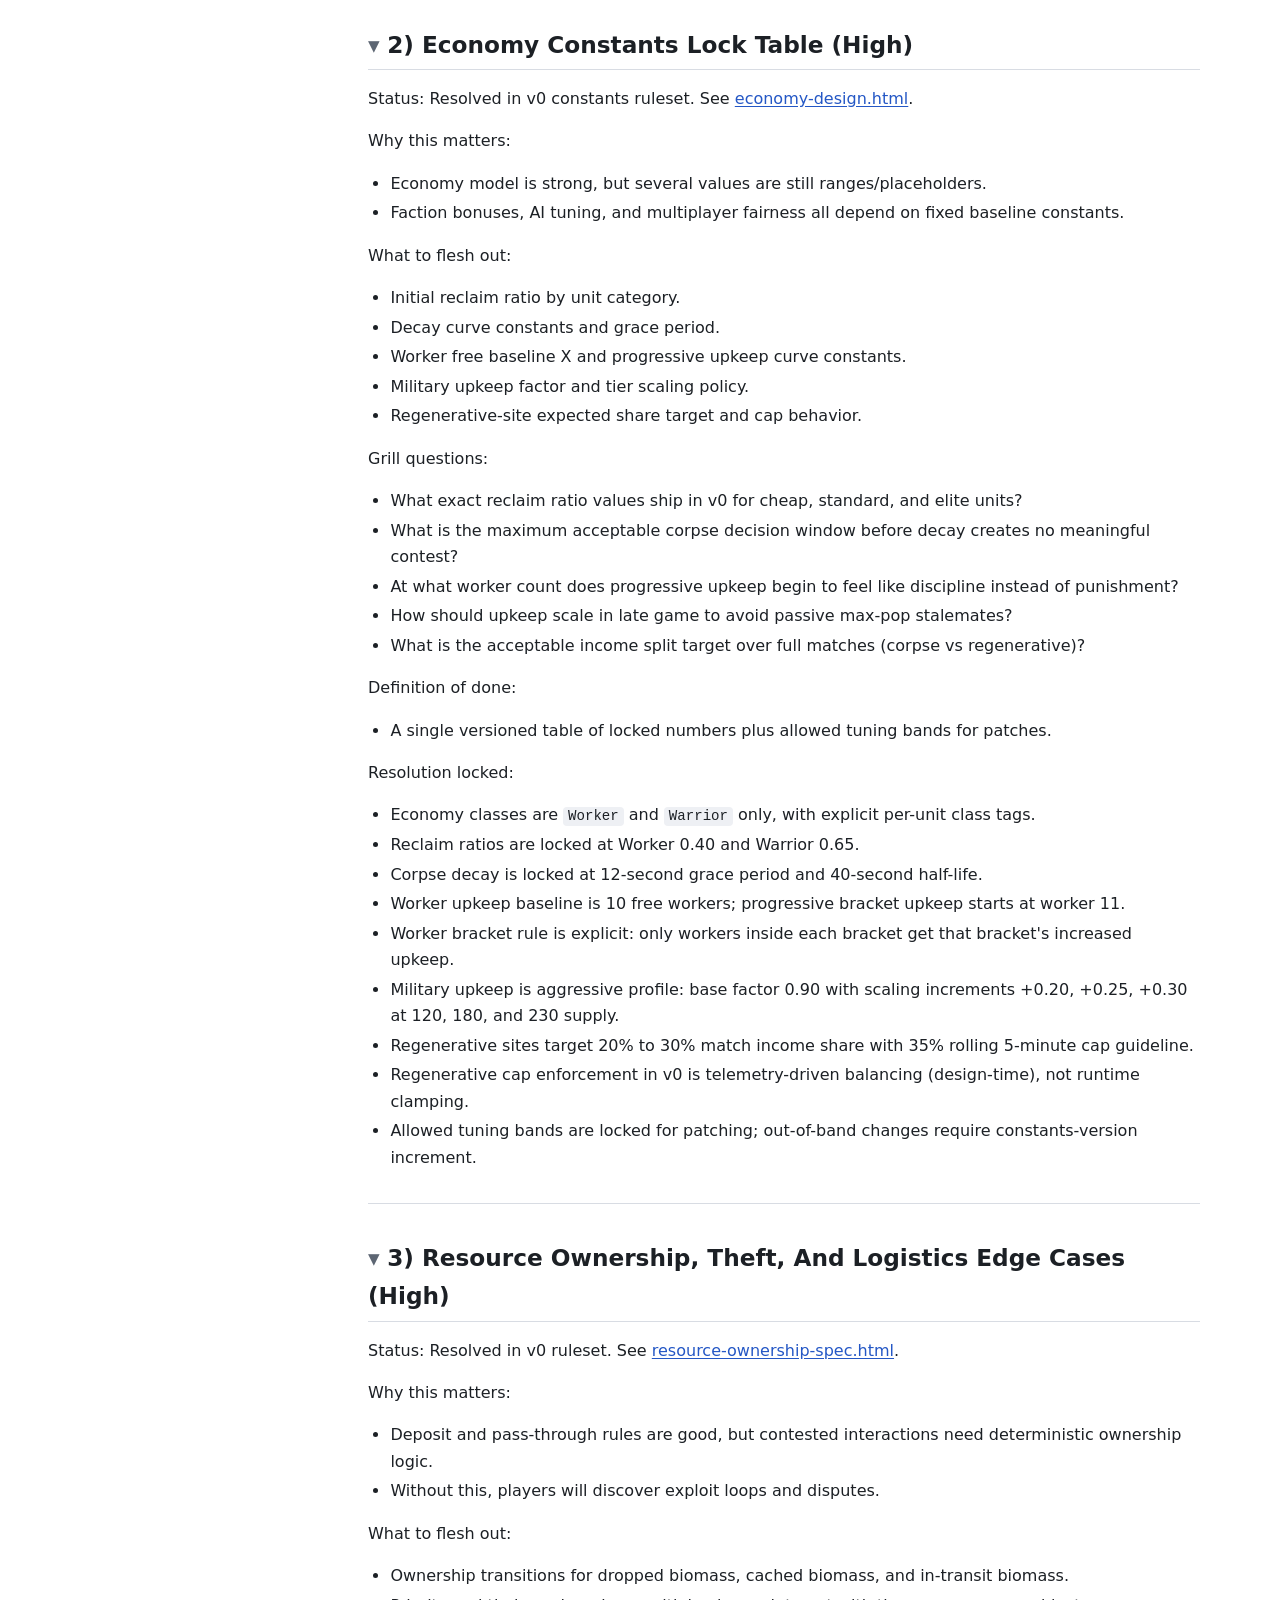
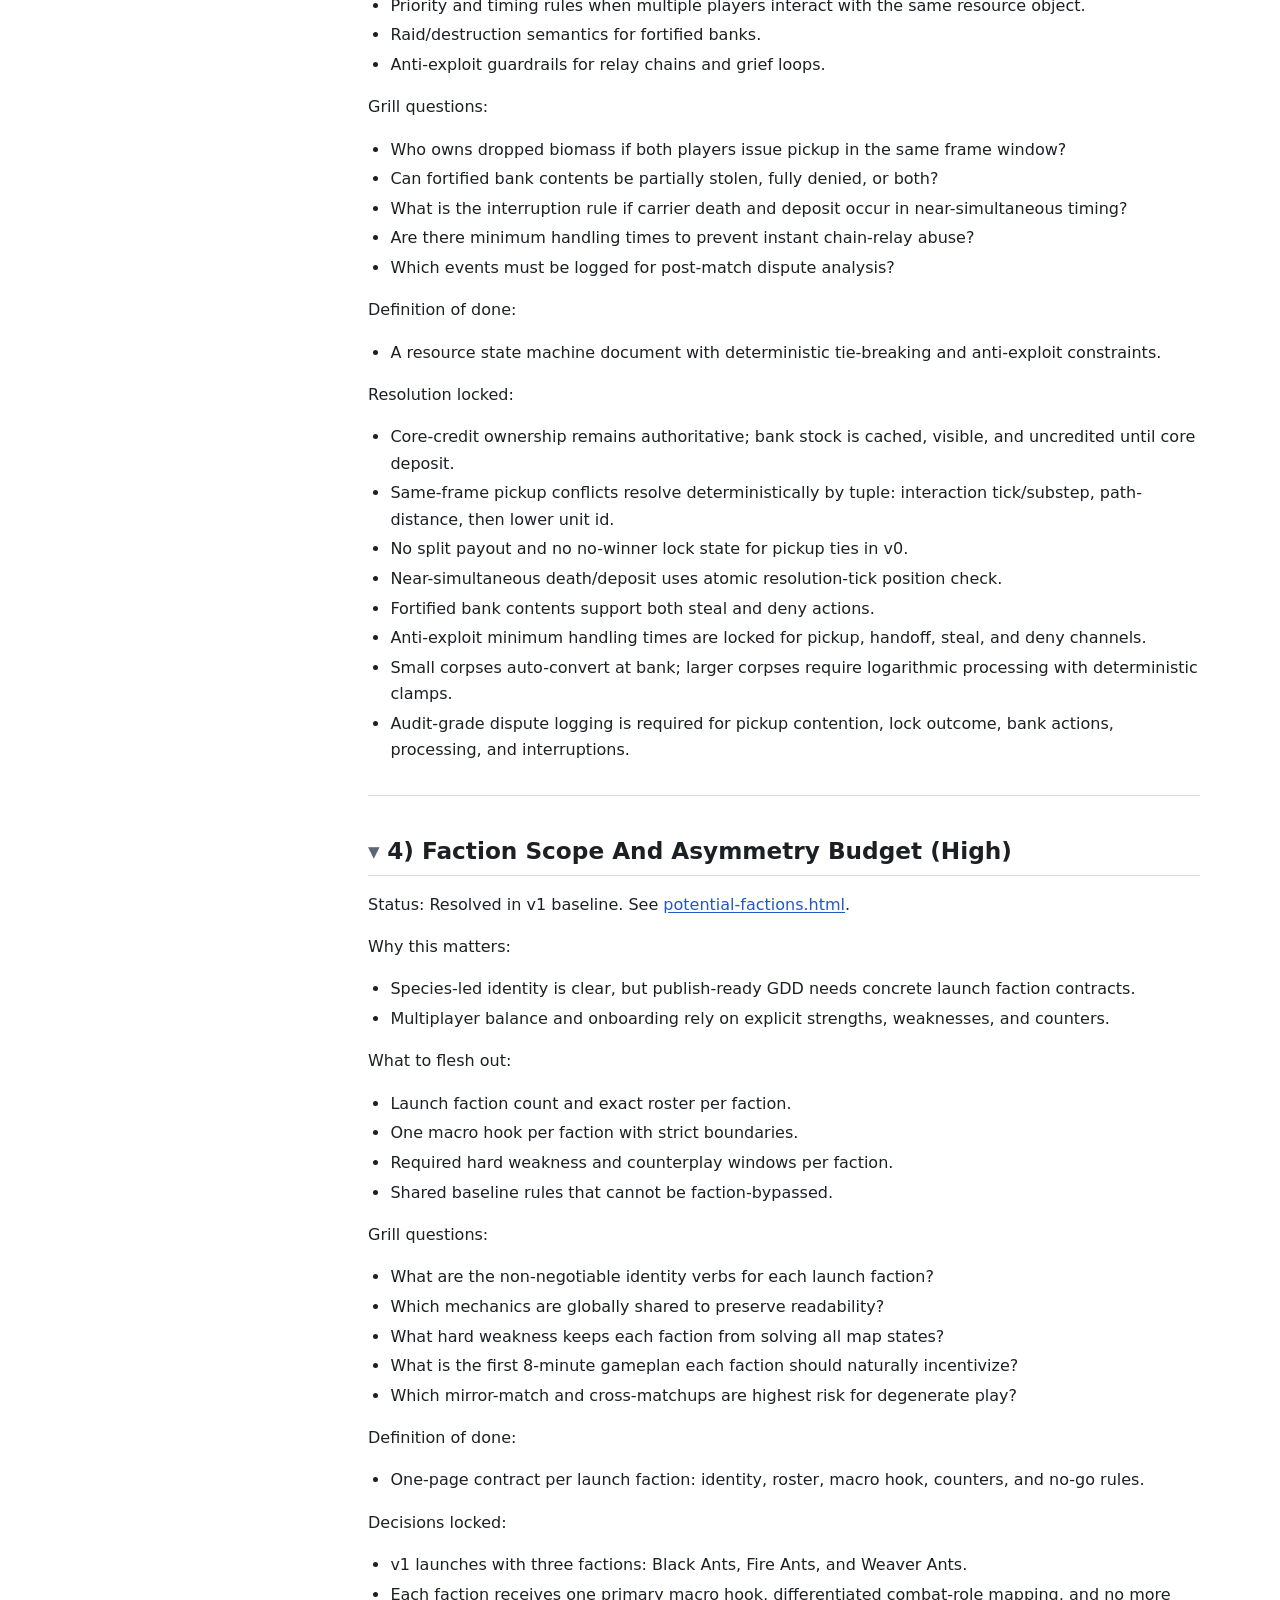
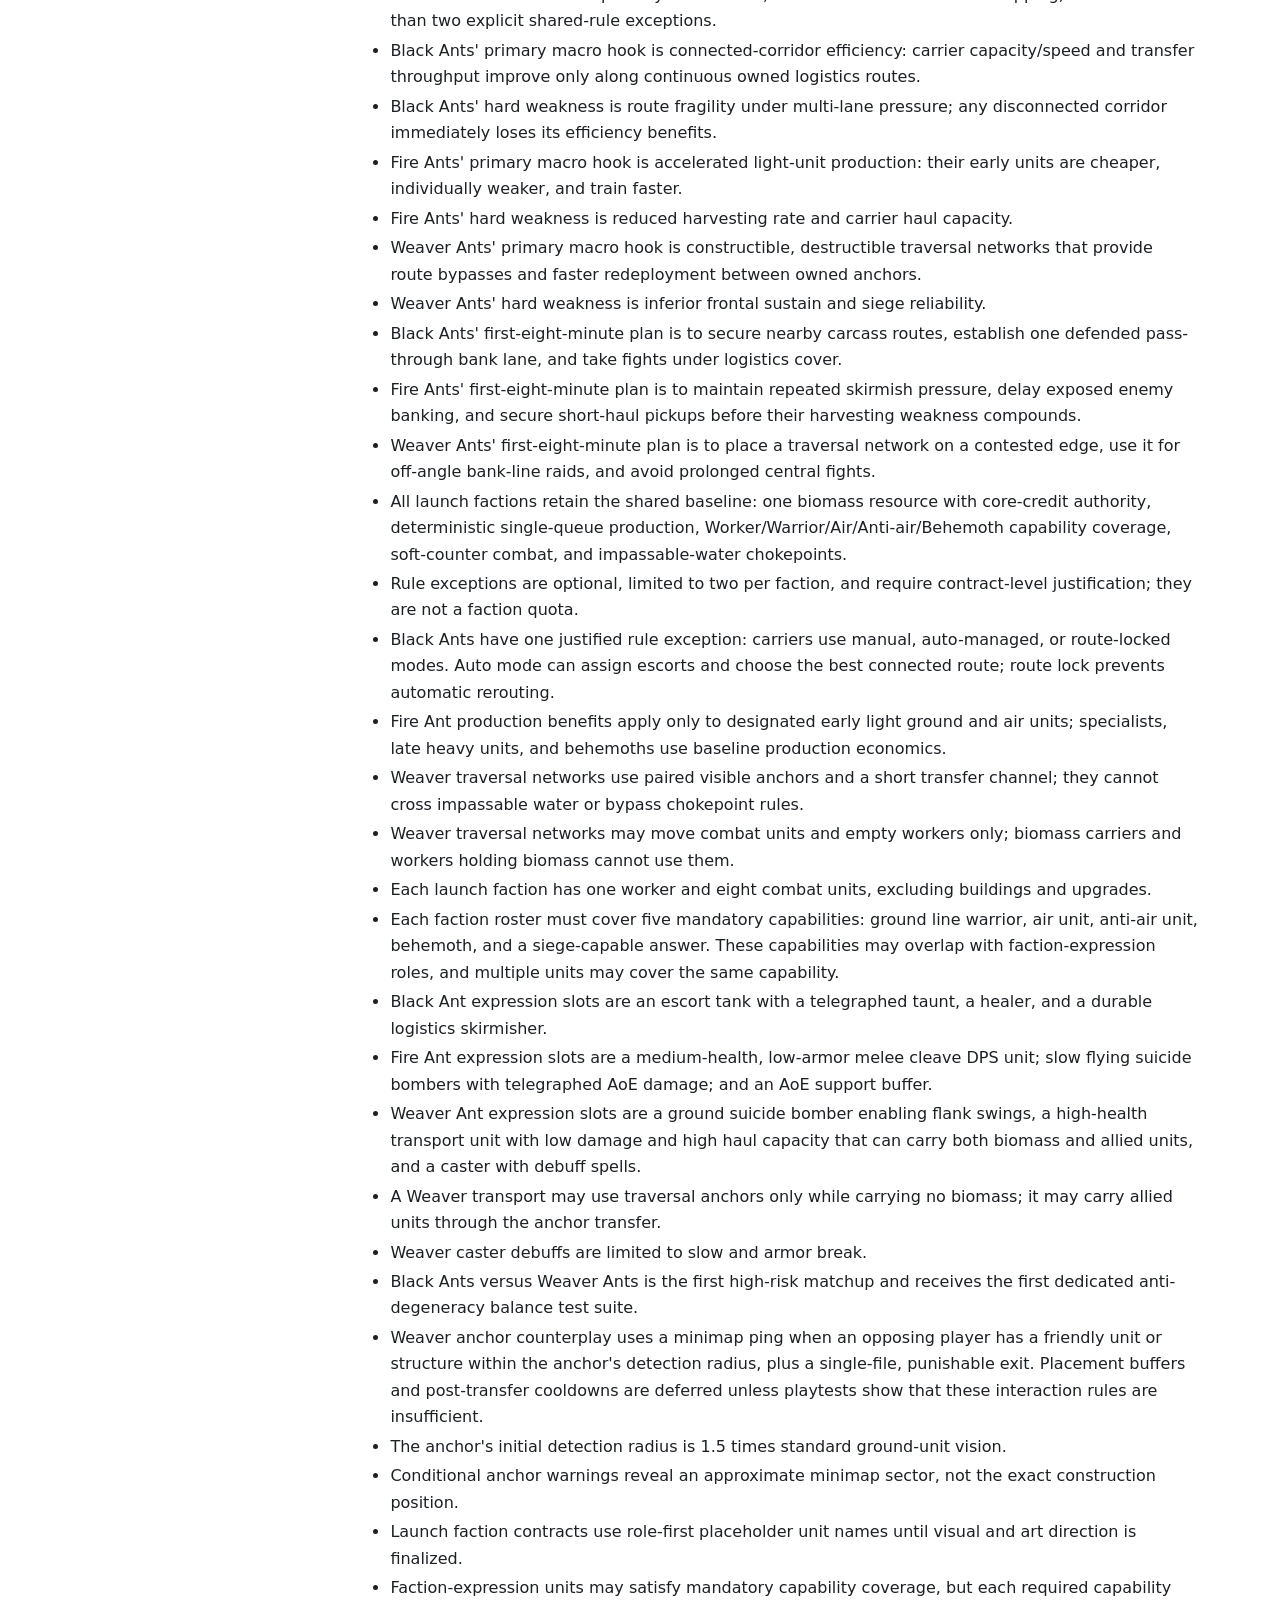
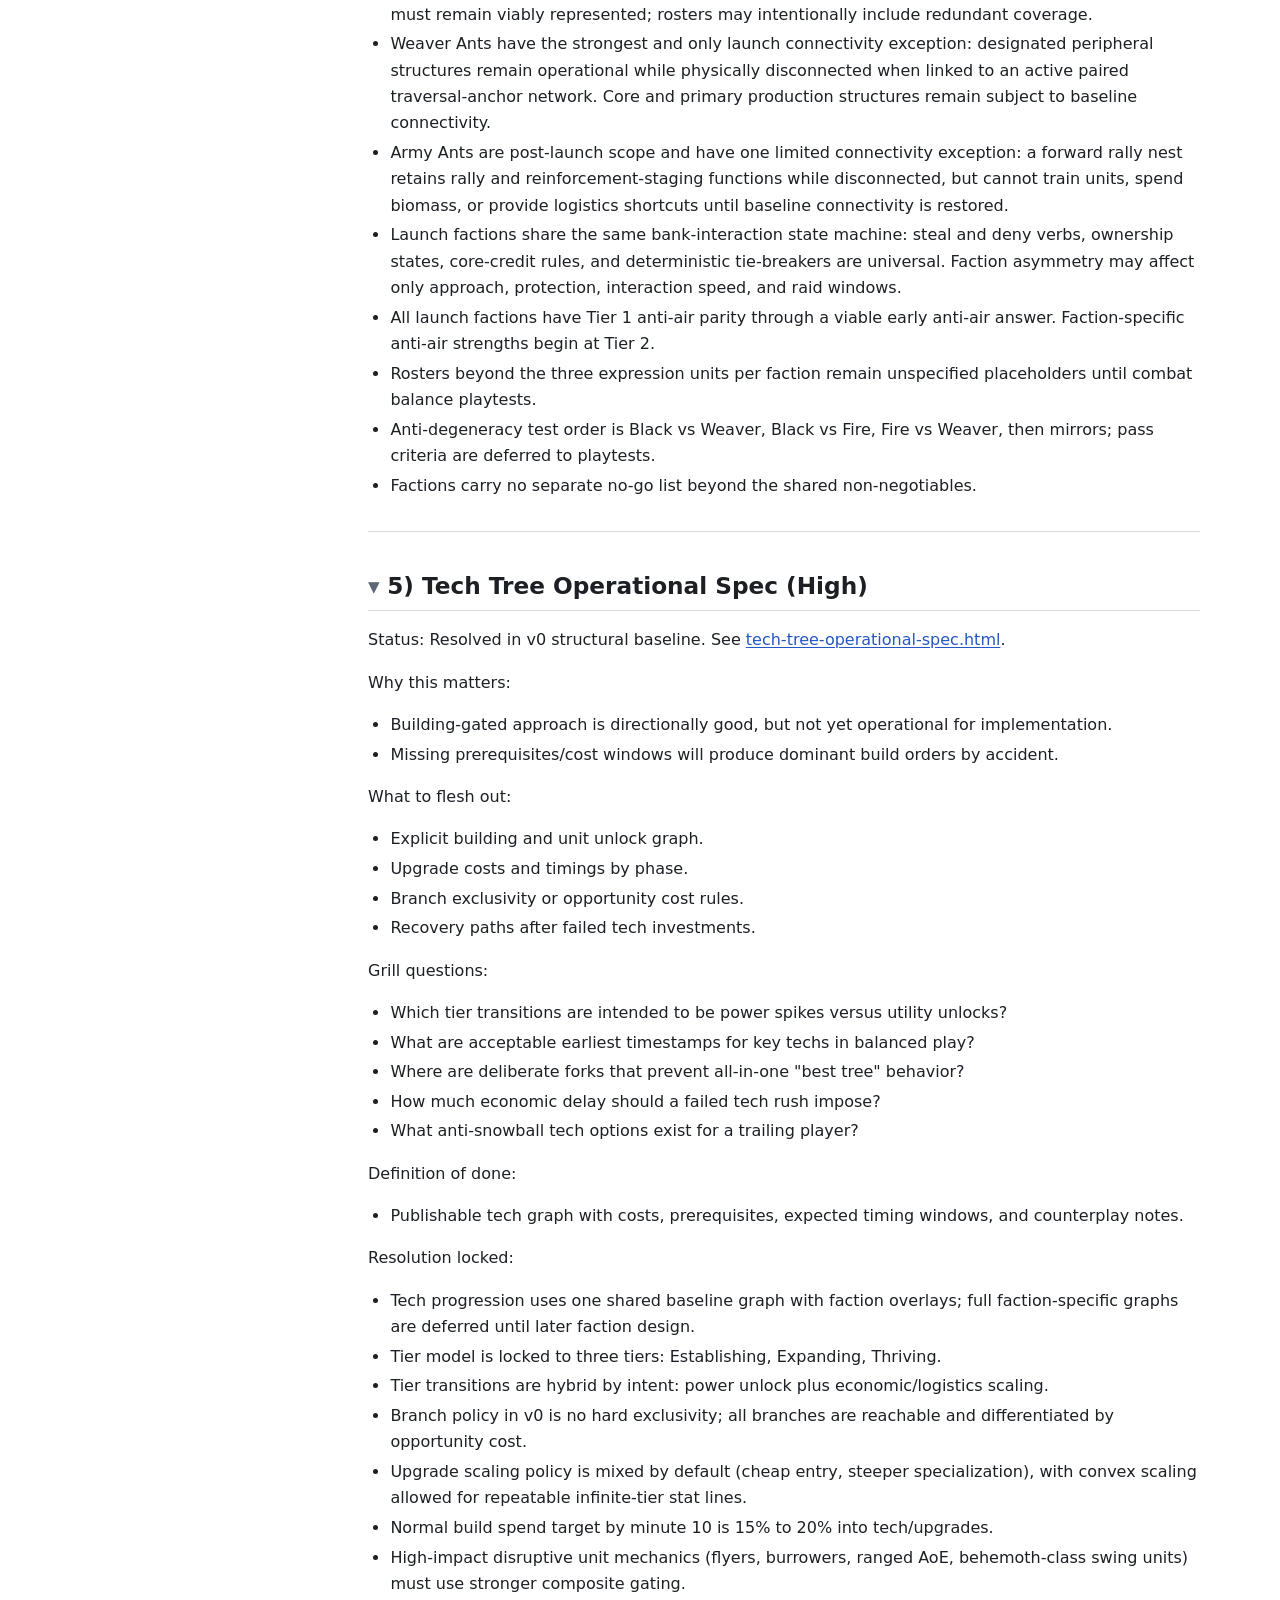
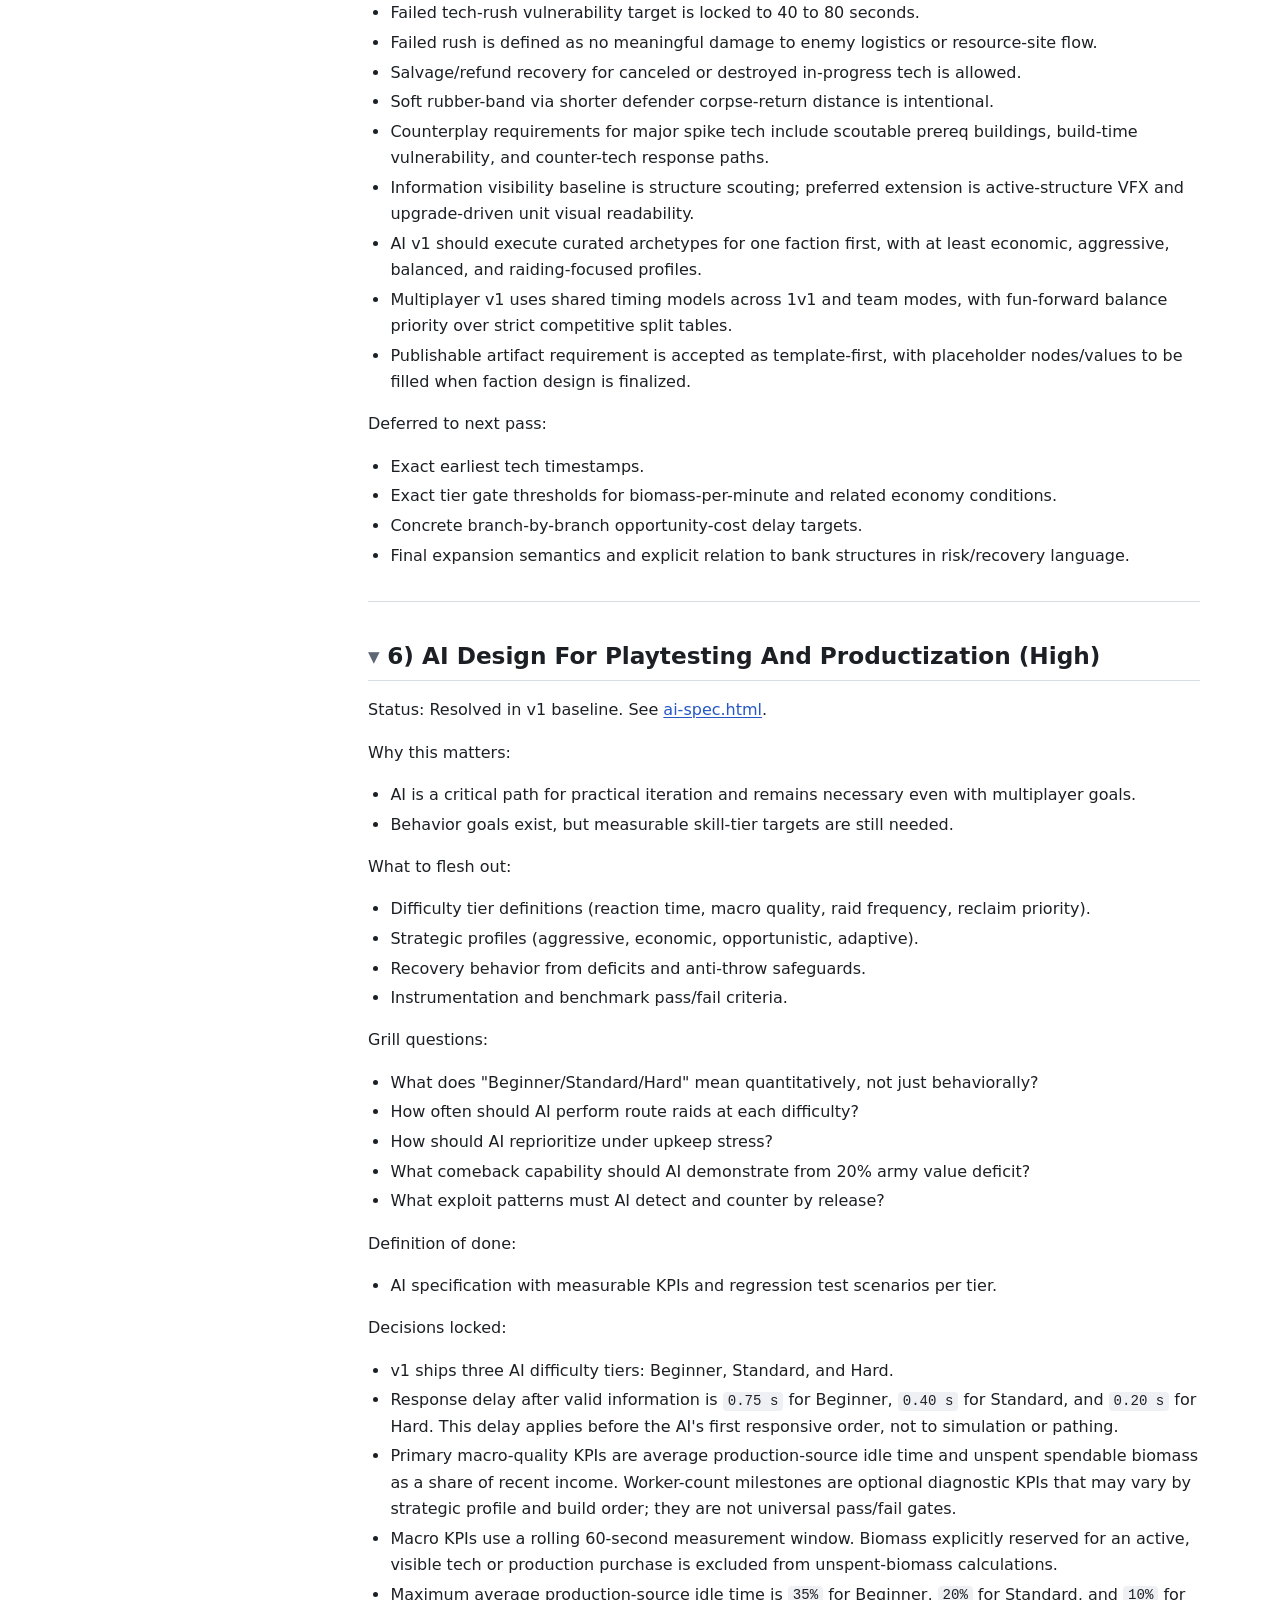
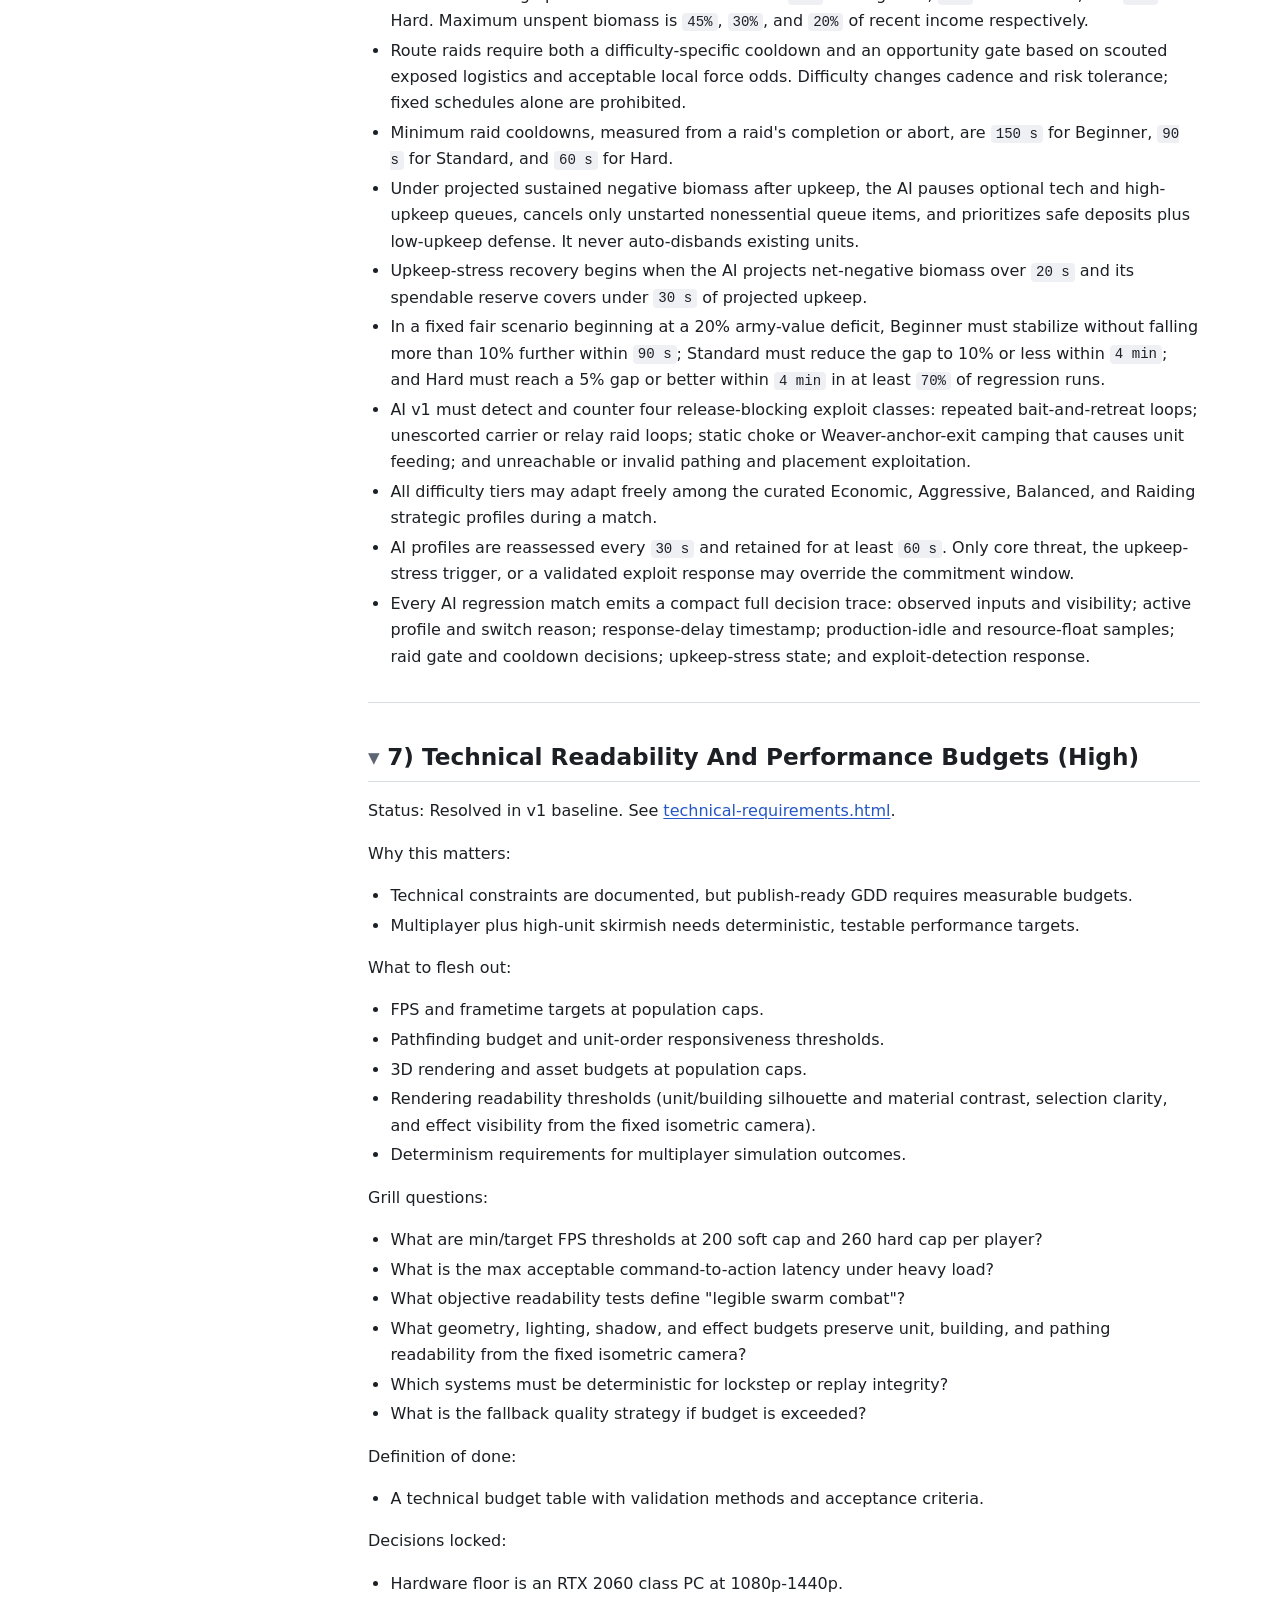
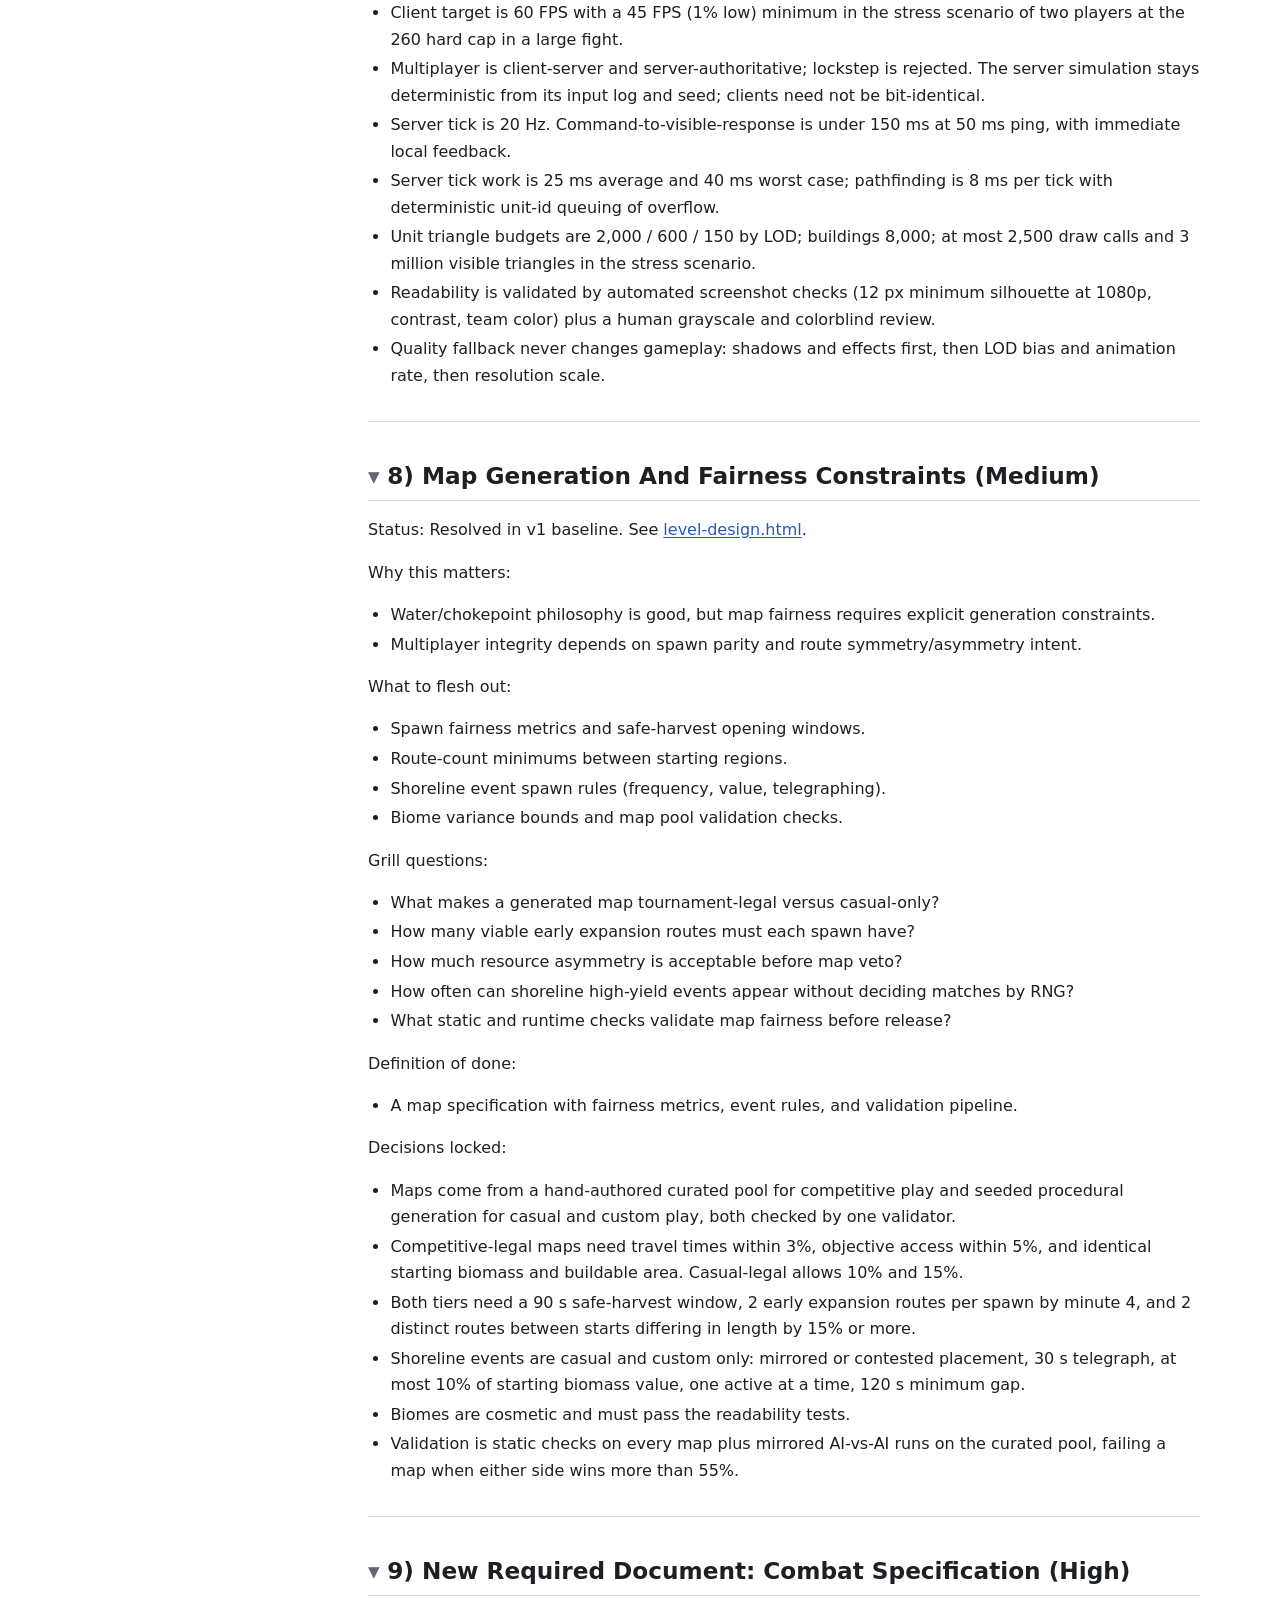
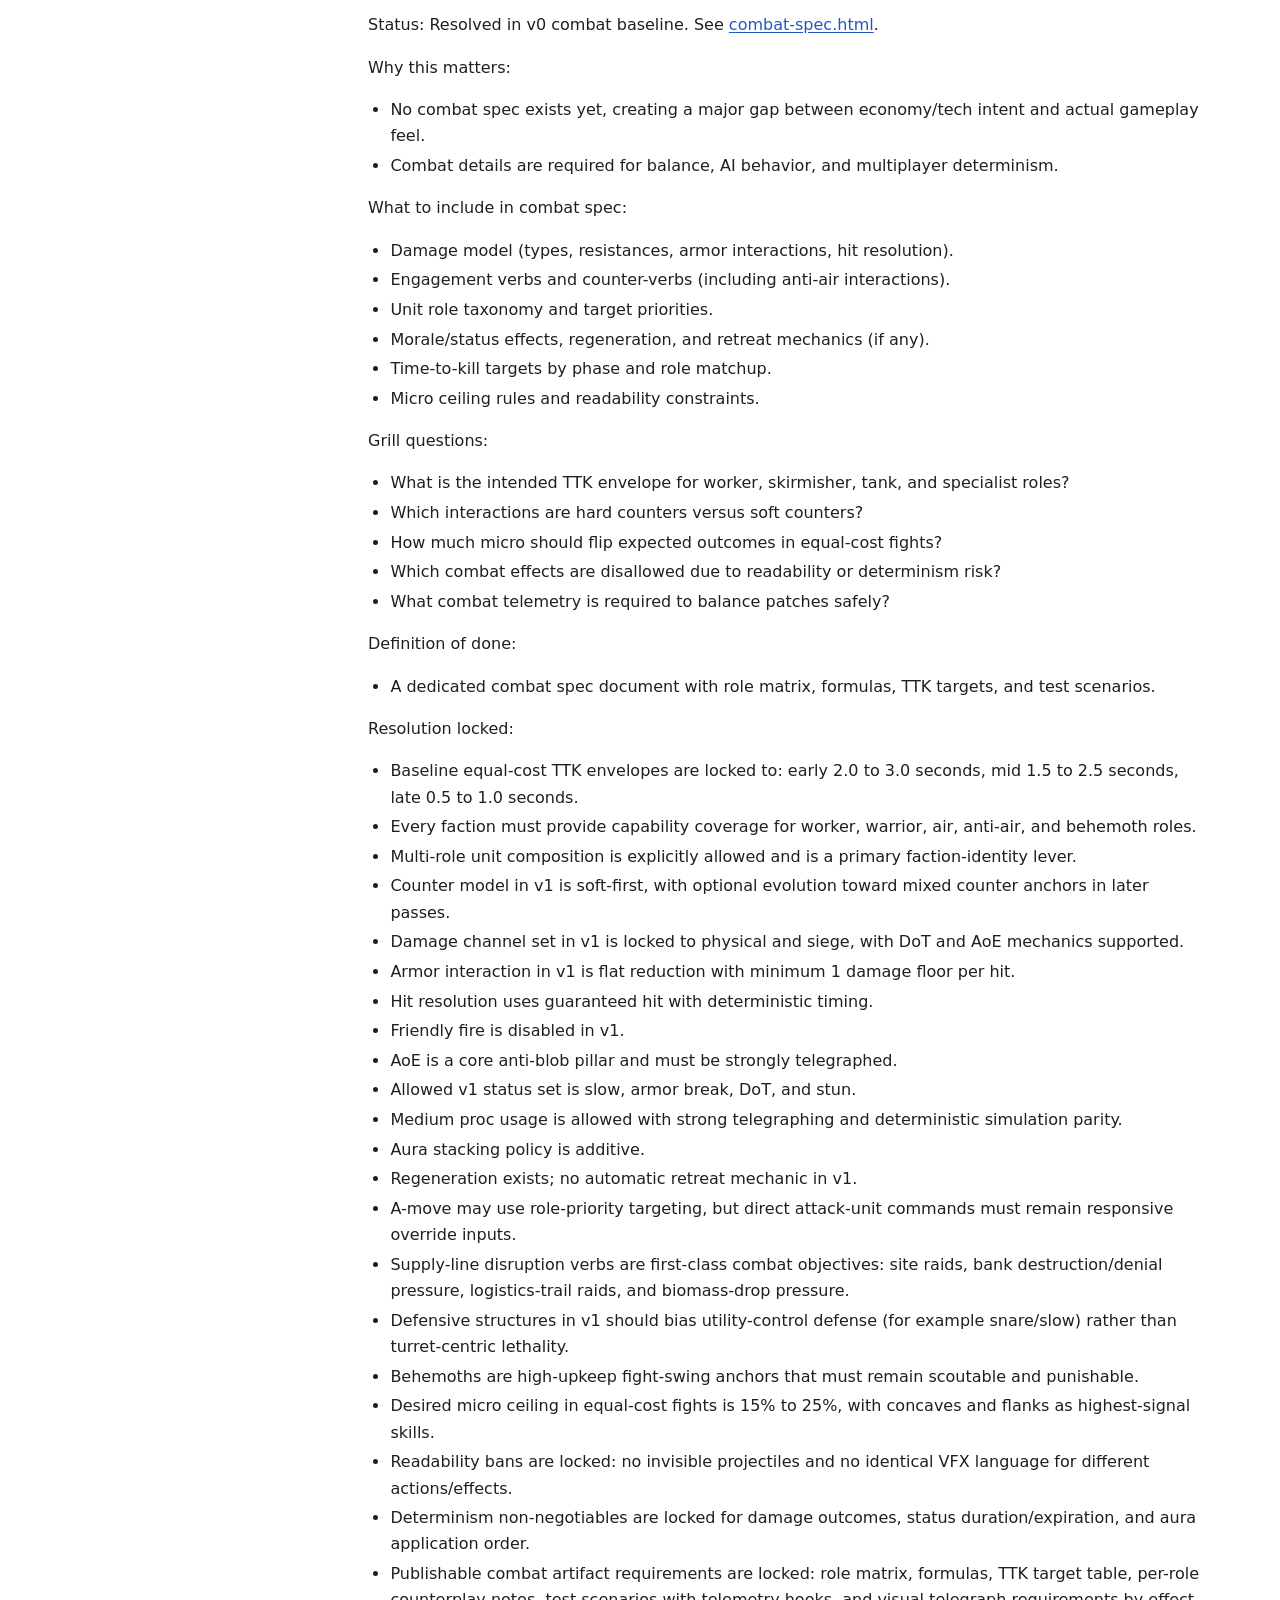
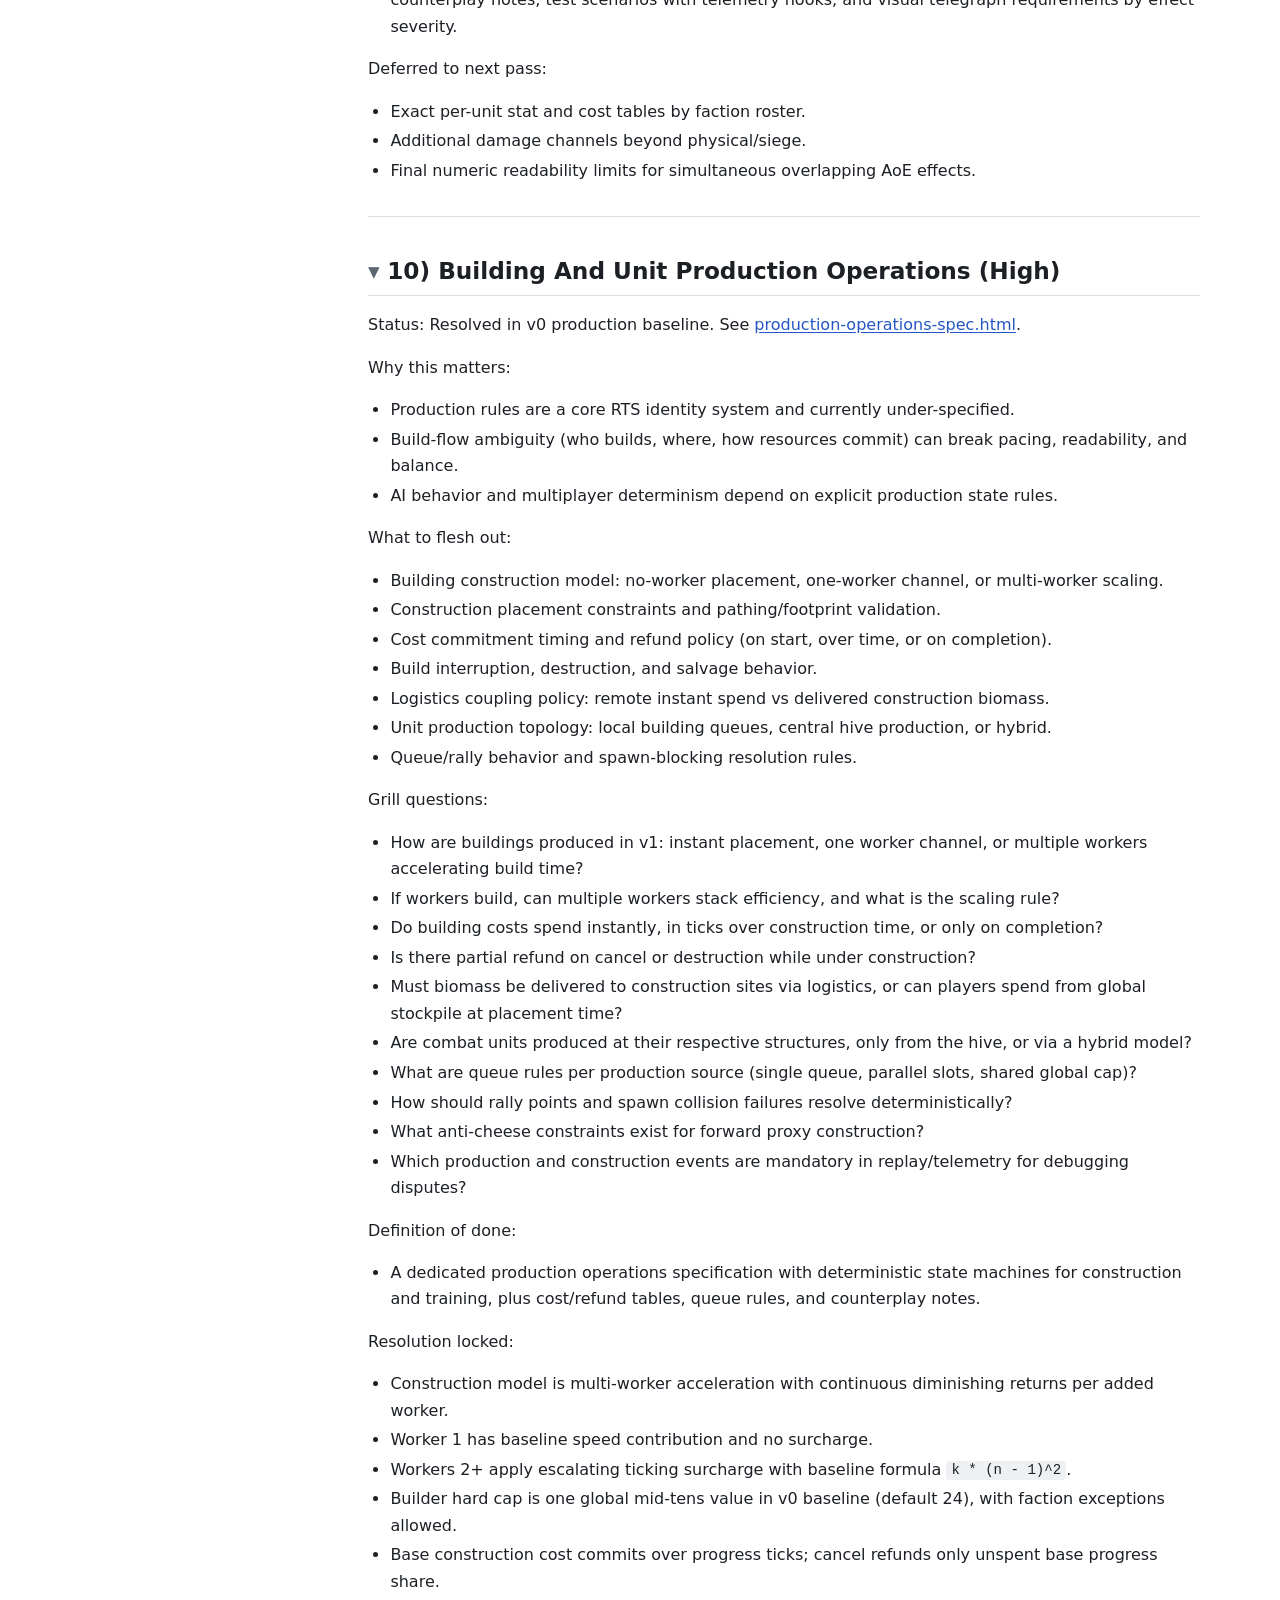
<file: docs/design-review.html>
<!doctype html>
<html lang="en">
<head>
<meta charset="utf-8">
<meta name="viewport" content="width=device-width, initial-scale=1">
<title>Design Review: Grill Checklist - Onward</title>
<meta name="description" content="Design-review decisions, gaps, and prioritization.">
<link rel="stylesheet" href="assets/css/site.css">
<script type="application/ld+json">
{
  "@context": "https://schema.org",
  "@type": "TechArticle",
  "headline": "Design Review: Grill Checklist",
  "description": "Design-review decisions, gaps, and prioritization.",
  "isPartOf": {
    "@type": "CreativeWork",
    "name": "Onward design documentation",
    "url": "index.html"
  },
  "citation": [
    "potential-factions.html",
    "design-doc.html",
    "ai-spec.html",
    "combat-spec.html",
    "economy-design.html",
    "level-design.html",
    "match-termination-spec.html",
    "production-operations-spec.html",
    "resource-ownership-spec.html",
    "tech-tree-operational-spec.html",
    "technical-requirements.html"
  ]
}
</script>
<script type="application/json" id="doc-data">
{
  "slug": "design-review",
  "title": "Design Review: Grill Checklist",
  "group": "Process",
  "status": {
    "key": "review",
    "label": "Review log"
  },
  "references": [
    "ai-spec",
    "potential-factions",
    "design-doc",
    "combat-spec",
    "economy-design",
    "match-termination-spec",
    "production-operations-spec",
    "resource-ownership-spec",
    "level-design",
    "tech-tree-operational-spec",
    "technical-requirements"
  ],
  "referencedBy": [
    "index"
  ],
  "constants": {},
  "sections": [
    {
      "id": "1-match-termination-and-victory-rules-high",
      "title": "1) Match Termination And Victory Rules (High)",
      "level": 2
    },
    {
      "id": "2-economy-constants-lock-table-high",
      "title": "2) Economy Constants Lock Table (High)",
      "level": 2
    },
    {
      "id": "3-resource-ownership-theft-and-logistics-edge-cases-high",
      "title": "3) Resource Ownership, Theft, And Logistics Edge Cases (High)",
      "level": 2
    },
    {
      "id": "4-faction-scope-and-asymmetry-budget-high",
      "title": "4) Faction Scope And Asymmetry Budget (High)",
      "level": 2
    },
    {
      "id": "5-tech-tree-operational-spec-high",
      "title": "5) Tech Tree Operational Spec (High)",
      "level": 2
    },
    {
      "id": "6-ai-design-for-playtesting-and-productization-high",
      "title": "6) AI Design For Playtesting And Productization (High)",
      "level": 2
    },
    {
      "id": "7-technical-readability-and-performance-budgets-high",
      "title": "7) Technical Readability And Performance Budgets (High)",
      "level": 2
    },
    {
      "id": "8-map-generation-and-fairness-constraints-medium",
      "title": "8) Map Generation And Fairness Constraints (Medium)",
      "level": 2
    },
    {
      "id": "9-new-required-document-combat-specification-high",
      "title": "9) New Required Document: Combat Specification (High)",
      "level": 2
    },
    {
      "id": "10-building-and-unit-production-operations-high",
      "title": "10) Building And Unit Production Operations (High)",
      "level": 2
    },
    {
      "id": "11-multiplayer-skirmish-requirements-to-add-to-gdd-high",
      "title": "11) Multiplayer Skirmish Requirements To Add To GDD (High)",
      "level": 2
    },
    {
      "id": "suggested-grill-order",
      "title": "Suggested Grill Order",
      "level": 2
    }
  ]
}
</script>
<script src="assets/js/site.js" defer></script>
</head>
<body>
<a class="skip-link" href="#content">Skip to content</a>
<header class="site-header">
<a class="brand" href="index.html">On<span>ward</span> docs</a>
<nav class="site-nav" aria-label="Documentation">
<ul>
<li><a href="index.html">Overview</a></li>
<li><span class="group-label" tabindex="0">Design</span><ul class="group-links"><li><a href="design-doc.html">Design document</a></li><li><a href="level-design.html">Level design</a></li><li><a href="potential-factions.html">Potential factions</a></li></ul></li>
<li><span class="group-label" tabindex="0">Systems</span><ul class="group-links"><li><a href="economy-design.html">Economy design</a></li><li><a href="resource-ownership-spec.html">Resource ownership</a></li><li><a href="combat-spec.html">Combat</a></li><li><a href="production-operations-spec.html">Production operations</a></li><li><a href="tech-tree-operational-spec.html">Tech tree</a></li><li><a href="match-termination-spec.html">Match termination</a></li><li><a href="ai-spec.html">AI</a></li></ul></li>
<li><span class="group-label" tabindex="0">Technical</span><ul class="group-links"><li><a href="technical-requirements.html">Technical requirements</a></li></ul></li>
<li><span class="group-label" tabindex="0">Process</span><ul class="group-links"><li><a href="design-review.html" aria-current="page">Design review</a></li></ul></li>
<li><span class="group-label" tabindex="0">Art</span><ul class="group-links"><li><a href="art-direction.html">Art direction</a></li></ul></li>
</ul>
</nav>
<div class="header-tools"><button type="button" id="theme-toggle" aria-label="Toggle light or dark theme">Theme</button></div>
</header>
<div class="layout">
<nav class="toc" aria-label="On this page"><h2>On this page</h2>
<ul>
<li><a href="#1-match-termination-and-victory-rules-high">1) Match Termination And Victory Rules (High)</a>
</li>
<li><a href="#2-economy-constants-lock-table-high">2) Economy Constants Lock Table (High)</a>
</li>
<li><a href="#3-resource-ownership-theft-and-logistics-edge-cases-high">3) Resource Ownership, Theft, And Logistics Edge Cases (High)</a>
</li>
<li><a href="#4-faction-scope-and-asymmetry-budget-high">4) Faction Scope And Asymmetry Budget (High)</a>
</li>
<li><a href="#5-tech-tree-operational-spec-high">5) Tech Tree Operational Spec (High)</a>
</li>
<li><a href="#6-ai-design-for-playtesting-and-productization-high">6) AI Design For Playtesting And Productization (High)</a>
</li>
<li><a href="#7-technical-readability-and-performance-budgets-high">7) Technical Readability And Performance Budgets (High)</a>
</li>
<li><a href="#8-map-generation-and-fairness-constraints-medium">8) Map Generation And Fairness Constraints (Medium)</a>
</li>
<li><a href="#9-new-required-document-combat-specification-high">9) New Required Document: Combat Specification (High)</a>
</li>
<li><a href="#10-building-and-unit-production-operations-high">10) Building And Unit Production Operations (High)</a>
</li>
<li><a href="#11-multiplayer-skirmish-requirements-to-add-to-gdd-high">11) Multiplayer Skirmish Requirements To Add To GDD (High)</a>
</li>
<li><a href="#suggested-grill-order">Suggested Grill Order</a>
</li>
</ul>
<div class="toc-tools"><button type="button" id="expand-all">Expand all</button><button type="button" id="collapse-all">Collapse all</button></div></nav>
<main id="content" class="doc">
<h1 id="design-review-grill-checklist">Design Review: Grill Checklist</h1>
<div class="doc-meta"><dl><dt>Status</dt><dd><span class="badge" data-status="review">Review log</span></dd><dt>Area</dt><dd>Process</dd></dl></div>
<p>Purpose: turn review findings into focused grill sessions so each gap can be resolved independently and folded into a publish-ready GDD.</p>
<p>Status updates from author:</p>
<ul>
<li>Target quality is publish-ready GDD (Game Design Document), not prototype-only notes.</li>
<li>Multiplayer skirmish is a product target and must be reflected in the GDD.</li>
<li>AI skirmish remains critical path for playtesting quality.</li>
<li>No separate combat spec exists yet and should be created.</li>
</ul>
<hr />
<section aria-labelledby="1-match-termination-and-victory-rules-high">
<h2 id="1-match-termination-and-victory-rules-high">1) Match Termination And Victory Rules (High) <a class="anchor" href="#1-match-termination-and-victory-rules-high" aria-label="Link to this section">#</a></h2>
<p>Status: Resolved in v0 ruleset. See <a href="match-termination-spec.html"><a href="match-termination-spec.html">match-termination-spec.html</a></a>.</p>
<p>Why this matters:</p>
<ul>
<li>The current victory condition is clear at a headline level, but edge cases are not fully specified.</li>
<li>Missing resolution rules will create ambiguous outcomes in multiplayer and unstable QA coverage.</li>
</ul>
<p>What to flesh out:</p>
<ul>
<li>Simultaneous colony-core destruction resolution.</li>
<li>Time-limit behavior and tie-breaker hierarchy.</li>
<li>Surrender, disconnect, reconnection, and rematch flow.</li>
<li>Observer/replay end-state semantics.</li>
<li>Stalemate detection and anti-stall rules.</li>
</ul>
<p>Grill questions:</p>
<ul>
<li>What is the exact winner selection if both cores die in the same simulation tick?</li>
<li>If match timer expires, what are tie-breakers in order (core HP, army value, biomass, map control)?</li>
<li>Is voluntary surrender always immediate, and does it differ in ranked/unranked?</li>
<li>What happens on network disconnect in multiplayer skirmish (pause, AI takeover, grace timer, forfeit)?</li>
<li>What replay metadata is required to verify final outcome deterministically?</li>
</ul>
<p>Definition of done:</p>
<ul>
<li>One deterministic match termination state machine with explicit priority order for all outcomes.</li>
</ul>
<p>Resolution locked:</p>
<ul>
<li>Same-tick dual core destruction resolves to draw.</li>
<li>Timer expiry resolves to draw with no tie-breakers.</li>
<li>Voluntary surrender uses a 3-second countdown before loss is committed.</li>
<li>Disconnect pauses match with a 90+ second reconnect window; timeout causes forfeit.</li>
<li>Disconnect triggers deterministic resume snapshot creation.</li>
<li>Authoritative resume is enabled for friend/custom contexts and can be disabled for competitive contexts.</li>
<li>Same-tick priority order is: core destruction, surrender completion, disconnect forfeit, timer expiry.</li>
<li>No separate stalemate detector in v0.</li>
<li>Replay output requires audit-grade termination metadata including trigger trace and snapshot hash.</li>
</ul>
<hr />
</section>
<section aria-labelledby="2-economy-constants-lock-table-high">
<h2 id="2-economy-constants-lock-table-high">2) Economy Constants Lock Table (High) <a class="anchor" href="#2-economy-constants-lock-table-high" aria-label="Link to this section">#</a></h2>
<p>Status: Resolved in v0 constants ruleset. See <a href="economy-design.html"><a href="economy-design.html">economy-design.html</a></a>.</p>
<p>Why this matters:</p>
<ul>
<li>Economy model is strong, but several values are still ranges/placeholders.</li>
<li>Faction bonuses, AI tuning, and multiplayer fairness all depend on fixed baseline constants.</li>
</ul>
<p>What to flesh out:</p>
<ul>
<li>Initial reclaim ratio by unit category.</li>
<li>Decay curve constants and grace period.</li>
<li>Worker free baseline X and progressive upkeep curve constants.</li>
<li>Military upkeep factor and tier scaling policy.</li>
<li>Regenerative-site expected share target and cap behavior.</li>
</ul>
<p>Grill questions:</p>
<ul>
<li>What exact reclaim ratio values ship in v0 for cheap, standard, and elite units?</li>
<li>What is the maximum acceptable corpse decision window before decay creates no meaningful contest?</li>
<li>At what worker count does progressive upkeep begin to feel like discipline instead of punishment?</li>
<li>How should upkeep scale in late game to avoid passive max-pop stalemates?</li>
<li>What is the acceptable income split target over full matches (corpse vs regenerative)?</li>
</ul>
<p>Definition of done:</p>
<ul>
<li>A single versioned table of locked numbers plus allowed tuning bands for patches.</li>
</ul>
<p>Resolution locked:</p>
<ul>
<li>Economy classes are <code>Worker</code> and <code>Warrior</code> only, with explicit per-unit class tags.</li>
<li>Reclaim ratios are locked at Worker 0.40 and Warrior 0.65.</li>
<li>Corpse decay is locked at 12-second grace period and 40-second half-life.</li>
<li>Worker upkeep baseline is 10 free workers; progressive bracket upkeep starts at worker 11.</li>
<li>Worker bracket rule is explicit: only workers inside each bracket get that bracket's increased upkeep.</li>
<li>Military upkeep is aggressive profile: base factor 0.90 with scaling increments +0.20, +0.25, +0.30 at 120, 180, and 230 supply.</li>
<li>Regenerative sites target 20% to 30% match income share with 35% rolling 5-minute cap guideline.</li>
<li>Regenerative cap enforcement in v0 is telemetry-driven balancing (design-time), not runtime clamping.</li>
<li>Allowed tuning bands are locked for patching; out-of-band changes require constants-version increment.</li>
</ul>
<hr />
</section>
<section aria-labelledby="3-resource-ownership-theft-and-logistics-edge-cases-high">
<h2 id="3-resource-ownership-theft-and-logistics-edge-cases-high">3) Resource Ownership, Theft, And Logistics Edge Cases (High) <a class="anchor" href="#3-resource-ownership-theft-and-logistics-edge-cases-high" aria-label="Link to this section">#</a></h2>
<p>Status: Resolved in v0 ruleset. See <a href="resource-ownership-spec.html"><a href="resource-ownership-spec.html">resource-ownership-spec.html</a></a>.</p>
<p>Why this matters:</p>
<ul>
<li>Deposit and pass-through rules are good, but contested interactions need deterministic ownership logic.</li>
<li>Without this, players will discover exploit loops and disputes.</li>
</ul>
<p>What to flesh out:</p>
<ul>
<li>Ownership transitions for dropped biomass, cached biomass, and in-transit biomass.</li>
<li>Priority and timing rules when multiple players interact with the same resource object.</li>
<li>Raid/destruction semantics for fortified banks.</li>
<li>Anti-exploit guardrails for relay chains and grief loops.</li>
</ul>
<p>Grill questions:</p>
<ul>
<li>Who owns dropped biomass if both players issue pickup in the same frame window?</li>
<li>Can fortified bank contents be partially stolen, fully denied, or both?</li>
<li>What is the interruption rule if carrier death and deposit occur in near-simultaneous timing?</li>
<li>Are there minimum handling times to prevent instant chain-relay abuse?</li>
<li>Which events must be logged for post-match dispute analysis?</li>
</ul>
<p>Definition of done:</p>
<ul>
<li>A resource state machine document with deterministic tie-breaking and anti-exploit constraints.</li>
</ul>
<p>Resolution locked:</p>
<ul>
<li>Core-credit ownership remains authoritative; bank stock is cached, visible, and uncredited until core deposit.</li>
<li>Same-frame pickup conflicts resolve deterministically by tuple: interaction tick/substep, path-distance, then lower unit id.</li>
<li>No split payout and no no-winner lock state for pickup ties in v0.</li>
<li>Near-simultaneous death/deposit uses atomic resolution-tick position check.</li>
<li>Fortified bank contents support both steal and deny actions.</li>
<li>Anti-exploit minimum handling times are locked for pickup, handoff, steal, and deny channels.</li>
<li>Small corpses auto-convert at bank; larger corpses require logarithmic processing with deterministic clamps.</li>
<li>Audit-grade dispute logging is required for pickup contention, lock outcome, bank actions, processing, and interruptions.</li>
</ul>
<hr />
</section>
<section aria-labelledby="4-faction-scope-and-asymmetry-budget-high">
<h2 id="4-faction-scope-and-asymmetry-budget-high">4) Faction Scope And Asymmetry Budget (High) <a class="anchor" href="#4-faction-scope-and-asymmetry-budget-high" aria-label="Link to this section">#</a></h2>
<p>Status: Resolved in v1 baseline. See <a href="potential-factions.html#v1-launch-scope">potential-factions.html</a>.</p>
<p>Why this matters:</p>
<ul>
<li>Species-led identity is clear, but publish-ready GDD needs concrete launch faction contracts.</li>
<li>Multiplayer balance and onboarding rely on explicit strengths, weaknesses, and counters.</li>
</ul>
<p>What to flesh out:</p>
<ul>
<li>Launch faction count and exact roster per faction.</li>
<li>One macro hook per faction with strict boundaries.</li>
<li>Required hard weakness and counterplay windows per faction.</li>
<li>Shared baseline rules that cannot be faction-bypassed.</li>
</ul>
<p>Grill questions:</p>
<ul>
<li>What are the non-negotiable identity verbs for each launch faction?</li>
<li>Which mechanics are globally shared to preserve readability?</li>
<li>What hard weakness keeps each faction from solving all map states?</li>
<li>What is the first 8-minute gameplan each faction should naturally incentivize?</li>
<li>Which mirror-match and cross-matchups are highest risk for degenerate play?</li>
</ul>
<p>Definition of done:</p>
<ul>
<li>One-page contract per launch faction: identity, roster, macro hook, counters, and no-go rules.</li>
</ul>
<p>Decisions locked:</p>
<ul>
<li>v1 launches with three factions: Black Ants, Fire Ants, and Weaver Ants.</li>
<li>Each faction receives one primary macro hook, differentiated combat-role mapping, and no more than two explicit shared-rule exceptions.</li>
<li>Black Ants' primary macro hook is connected-corridor efficiency: carrier capacity/speed and transfer throughput improve only along continuous owned logistics routes.</li>
<li>Black Ants' hard weakness is route fragility under multi-lane pressure; any disconnected corridor immediately loses its efficiency benefits.</li>
<li>Fire Ants' primary macro hook is accelerated light-unit production: their early units are cheaper, individually weaker, and train faster.</li>
<li>Fire Ants' hard weakness is reduced harvesting rate and carrier haul capacity.</li>
<li>Weaver Ants' primary macro hook is constructible, destructible traversal networks that provide route bypasses and faster redeployment between owned anchors.</li>
<li>Weaver Ants' hard weakness is inferior frontal sustain and siege reliability.</li>
<li>Black Ants' first-eight-minute plan is to secure nearby carcass routes, establish one defended pass-through bank lane, and take fights under logistics cover.</li>
<li>Fire Ants' first-eight-minute plan is to maintain repeated skirmish pressure, delay exposed enemy banking, and secure short-haul pickups before their harvesting weakness compounds.</li>
<li>Weaver Ants' first-eight-minute plan is to place a traversal network on a contested edge, use it for off-angle bank-line raids, and avoid prolonged central fights.</li>
<li>All launch factions retain the shared baseline: one biomass resource with core-credit authority, deterministic single-queue production, Worker/Warrior/Air/Anti-air/Behemoth capability coverage, soft-counter combat, and impassable-water chokepoints.</li>
<li>Rule exceptions are optional, limited to two per faction, and require contract-level justification; they are not a faction quota.</li>
<li>Black Ants have one justified rule exception: carriers use manual, auto-managed, or route-locked modes. Auto mode can assign escorts and choose the best connected route; route lock prevents automatic rerouting.</li>
<li>Fire Ant production benefits apply only to designated early light ground and air units; specialists, late heavy units, and behemoths use baseline production economics.</li>
<li>Weaver traversal networks use paired visible anchors and a short transfer channel; they cannot cross impassable water or bypass chokepoint rules.</li>
<li>Weaver traversal networks may move combat units and empty workers only; biomass carriers and workers holding biomass cannot use them.</li>
<li>Each launch faction has one worker and eight combat units, excluding buildings and upgrades.</li>
<li>Each faction roster must cover five mandatory capabilities: ground line warrior, air unit, anti-air unit, behemoth, and a siege-capable answer. These capabilities may overlap with faction-expression roles, and multiple units may cover the same capability.</li>
<li>Black Ant expression slots are an escort tank with a telegraphed taunt, a healer, and a durable logistics skirmisher.</li>
<li>Fire Ant expression slots are a medium-health, low-armor melee cleave DPS unit; slow flying suicide bombers with telegraphed AoE damage; and an AoE support buffer.</li>
<li>Weaver Ant expression slots are a ground suicide bomber enabling flank swings, a high-health transport unit with low damage and high haul capacity that can carry both biomass and allied units, and a caster with debuff spells.</li>
<li>A Weaver transport may use traversal anchors only while carrying no biomass; it may carry allied units through the anchor transfer.</li>
<li>Weaver caster debuffs are limited to slow and armor break.</li>
<li>Black Ants versus Weaver Ants is the first high-risk matchup and receives the first dedicated anti-degeneracy balance test suite.</li>
<li>Weaver anchor counterplay uses a minimap ping when an opposing player has a friendly unit or structure within the anchor's detection radius, plus a single-file, punishable exit. Placement buffers and post-transfer cooldowns are deferred unless playtests show that these interaction rules are insufficient.</li>
<li>The anchor's initial detection radius is 1.5 times standard ground-unit vision.</li>
<li>Conditional anchor warnings reveal an approximate minimap sector, not the exact construction position.</li>
<li>Launch faction contracts use role-first placeholder unit names until visual and art direction is finalized.</li>
<li>Faction-expression units may satisfy mandatory capability coverage, but each required capability must remain viably represented; rosters may intentionally include redundant coverage.</li>
<li>Weaver Ants have the strongest and only launch connectivity exception: designated peripheral structures remain operational while physically disconnected when linked to an active paired traversal-anchor network. Core and primary production structures remain subject to baseline connectivity.</li>
<li>Army Ants are post-launch scope and have one limited connectivity exception: a forward rally nest retains rally and reinforcement-staging functions while disconnected, but cannot train units, spend biomass, or provide logistics shortcuts until baseline connectivity is restored.</li>
<li>Launch factions share the same bank-interaction state machine: steal and deny verbs, ownership states, core-credit rules, and deterministic tie-breakers are universal. Faction asymmetry may affect only approach, protection, interaction speed, and raid windows.</li>
<li>All launch factions have Tier 1 anti-air parity through a viable early anti-air answer. Faction-specific anti-air strengths begin at Tier 2.</li>
<li>Rosters beyond the three expression units per faction remain unspecified placeholders until combat balance playtests.</li>
<li>Anti-degeneracy test order is Black vs Weaver, Black vs Fire, Fire vs Weaver, then mirrors; pass criteria are deferred to playtests.</li>
<li>Factions carry no separate no-go list beyond the shared non-negotiables.</li>
</ul>
<hr />
</section>
<section aria-labelledby="5-tech-tree-operational-spec-high">
<h2 id="5-tech-tree-operational-spec-high">5) Tech Tree Operational Spec (High) <a class="anchor" href="#5-tech-tree-operational-spec-high" aria-label="Link to this section">#</a></h2>
<p>Status: Resolved in v0 structural baseline. See <a href="tech-tree-operational-spec.html"><a href="tech-tree-operational-spec.html">tech-tree-operational-spec.html</a></a>.</p>
<p>Why this matters:</p>
<ul>
<li>Building-gated approach is directionally good, but not yet operational for implementation.</li>
<li>Missing prerequisites/cost windows will produce dominant build orders by accident.</li>
</ul>
<p>What to flesh out:</p>
<ul>
<li>Explicit building and unit unlock graph.</li>
<li>Upgrade costs and timings by phase.</li>
<li>Branch exclusivity or opportunity cost rules.</li>
<li>Recovery paths after failed tech investments.</li>
</ul>
<p>Grill questions:</p>
<ul>
<li>Which tier transitions are intended to be power spikes versus utility unlocks?</li>
<li>What are acceptable earliest timestamps for key techs in balanced play?</li>
<li>Where are deliberate forks that prevent all-in-one &quot;best tree&quot; behavior?</li>
<li>How much economic delay should a failed tech rush impose?</li>
<li>What anti-snowball tech options exist for a trailing player?</li>
</ul>
<p>Definition of done:</p>
<ul>
<li>Publishable tech graph with costs, prerequisites, expected timing windows, and counterplay notes.</li>
</ul>
<p>Resolution locked:</p>
<ul>
<li>Tech progression uses one shared baseline graph with faction overlays; full faction-specific graphs are deferred until later faction design.</li>
<li>Tier model is locked to three tiers: Establishing, Expanding, Thriving.</li>
<li>Tier transitions are hybrid by intent: power unlock plus economic/logistics scaling.</li>
<li>Branch policy in v0 is no hard exclusivity; all branches are reachable and differentiated by opportunity cost.</li>
<li>Upgrade scaling policy is mixed by default (cheap entry, steeper specialization), with convex scaling allowed for repeatable infinite-tier stat lines.</li>
<li>Normal build spend target by minute 10 is 15% to 20% into tech/upgrades.</li>
<li>High-impact disruptive unit mechanics (flyers, burrowers, ranged AoE, behemoth-class swing units) must use stronger composite gating.</li>
<li>Failed tech-rush vulnerability target is locked to 40 to 80 seconds.</li>
<li>Failed rush is defined as no meaningful damage to enemy logistics or resource-site flow.</li>
<li>Salvage/refund recovery for canceled or destroyed in-progress tech is allowed.</li>
<li>Soft rubber-band via shorter defender corpse-return distance is intentional.</li>
<li>Counterplay requirements for major spike tech include scoutable prereq buildings, build-time vulnerability, and counter-tech response paths.</li>
<li>Information visibility baseline is structure scouting; preferred extension is active-structure VFX and upgrade-driven unit visual readability.</li>
<li>AI v1 should execute curated archetypes for one faction first, with at least economic, aggressive, balanced, and raiding-focused profiles.</li>
<li>Multiplayer v1 uses shared timing models across 1v1 and team modes, with fun-forward balance priority over strict competitive split tables.</li>
<li>Publishable artifact requirement is accepted as template-first, with placeholder nodes/values to be filled when faction design is finalized.</li>
</ul>
<p>Deferred to next pass:</p>
<ul>
<li>Exact earliest tech timestamps.</li>
<li>Exact tier gate thresholds for biomass-per-minute and related economy conditions.</li>
<li>Concrete branch-by-branch opportunity-cost delay targets.</li>
<li>Final expansion semantics and explicit relation to bank structures in risk/recovery language.</li>
</ul>
<hr />
</section>
<section aria-labelledby="6-ai-design-for-playtesting-and-productization-high">
<h2 id="6-ai-design-for-playtesting-and-productization-high">6) AI Design For Playtesting And Productization (High) <a class="anchor" href="#6-ai-design-for-playtesting-and-productization-high" aria-label="Link to this section">#</a></h2>
<p>Status: Resolved in v1 baseline. See <a href="ai-spec.html">ai-spec.html</a>.</p>
<p>Why this matters:</p>
<ul>
<li>AI is a critical path for practical iteration and remains necessary even with multiplayer goals.</li>
<li>Behavior goals exist, but measurable skill-tier targets are still needed.</li>
</ul>
<p>What to flesh out:</p>
<ul>
<li>Difficulty tier definitions (reaction time, macro quality, raid frequency, reclaim priority).</li>
<li>Strategic profiles (aggressive, economic, opportunistic, adaptive).</li>
<li>Recovery behavior from deficits and anti-throw safeguards.</li>
<li>Instrumentation and benchmark pass/fail criteria.</li>
</ul>
<p>Grill questions:</p>
<ul>
<li>What does &quot;Beginner/Standard/Hard&quot; mean quantitatively, not just behaviorally?</li>
<li>How often should AI perform route raids at each difficulty?</li>
<li>How should AI reprioritize under upkeep stress?</li>
<li>What comeback capability should AI demonstrate from 20% army value deficit?</li>
<li>What exploit patterns must AI detect and counter by release?</li>
</ul>
<p>Definition of done:</p>
<ul>
<li>AI specification with measurable KPIs and regression test scenarios per tier.</li>
</ul>
<p>Decisions locked:</p>
<ul>
<li>v1 ships three AI difficulty tiers: Beginner, Standard, and Hard.</li>
<li>Response delay after valid information is <code>0.75 s</code> for Beginner, <code>0.40 s</code> for Standard, and <code>0.20 s</code> for Hard. This delay applies before the AI's first responsive order, not to simulation or pathing.</li>
<li>Primary macro-quality KPIs are average production-source idle time and unspent spendable biomass as a share of recent income. Worker-count milestones are optional diagnostic KPIs that may vary by strategic profile and build order; they are not universal pass/fail gates.</li>
<li>Macro KPIs use a rolling 60-second measurement window. Biomass explicitly reserved for an active, visible tech or production purchase is excluded from unspent-biomass calculations.</li>
<li>Maximum average production-source idle time is <code>35%</code> for Beginner, <code>20%</code> for Standard, and <code>10%</code> for Hard. Maximum unspent biomass is <code>45%</code>, <code>30%</code>, and <code>20%</code> of recent income respectively.</li>
<li>Route raids require both a difficulty-specific cooldown and an opportunity gate based on scouted exposed logistics and acceptable local force odds. Difficulty changes cadence and risk tolerance; fixed schedules alone are prohibited.</li>
<li>Minimum raid cooldowns, measured from a raid's completion or abort, are <code>150 s</code> for Beginner, <code>90 s</code> for Standard, and <code>60 s</code> for Hard.</li>
<li>Under projected sustained negative biomass after upkeep, the AI pauses optional tech and high-upkeep queues, cancels only unstarted nonessential queue items, and prioritizes safe deposits plus low-upkeep defense. It never auto-disbands existing units.</li>
<li>Upkeep-stress recovery begins when the AI projects net-negative biomass over <code>20 s</code> and its spendable reserve covers under <code>30 s</code> of projected upkeep.</li>
<li>In a fixed fair scenario beginning at a 20% army-value deficit, Beginner must stabilize without falling more than 10% further within <code>90 s</code>; Standard must reduce the gap to 10% or less within <code>4 min</code>; and Hard must reach a 5% gap or better within <code>4 min</code> in at least <code>70%</code> of regression runs.</li>
<li>AI v1 must detect and counter four release-blocking exploit classes: repeated bait-and-retreat loops; unescorted carrier or relay raid loops; static choke or Weaver-anchor-exit camping that causes unit feeding; and unreachable or invalid pathing and placement exploitation.</li>
<li>All difficulty tiers may adapt freely among the curated Economic, Aggressive, Balanced, and Raiding strategic profiles during a match.</li>
<li>AI profiles are reassessed every <code>30 s</code> and retained for at least <code>60 s</code>. Only core threat, the upkeep-stress trigger, or a validated exploit response may override the commitment window.</li>
<li>Every AI regression match emits a compact full decision trace: observed inputs and visibility; active profile and switch reason; response-delay timestamp; production-idle and resource-float samples; raid gate and cooldown decisions; upkeep-stress state; and exploit-detection response.</li>
</ul>
<hr />
</section>
<section aria-labelledby="7-technical-readability-and-performance-budgets-high">
<h2 id="7-technical-readability-and-performance-budgets-high">7) Technical Readability And Performance Budgets (High) <a class="anchor" href="#7-technical-readability-and-performance-budgets-high" aria-label="Link to this section">#</a></h2>
<p>Status: Resolved in v1 baseline. See <a href="technical-requirements.html#performance-and-readability-budgets">technical-requirements.html</a>.</p>
<p>Why this matters:</p>
<ul>
<li>Technical constraints are documented, but publish-ready GDD requires measurable budgets.</li>
<li>Multiplayer plus high-unit skirmish needs deterministic, testable performance targets.</li>
</ul>
<p>What to flesh out:</p>
<ul>
<li>FPS and frametime targets at population caps.</li>
<li>Pathfinding budget and unit-order responsiveness thresholds.</li>
<li>3D rendering and asset budgets at population caps.</li>
<li>Rendering readability thresholds (unit/building silhouette and material contrast, selection clarity, and effect visibility from the fixed isometric camera).</li>
<li>Determinism requirements for multiplayer simulation outcomes.</li>
</ul>
<p>Grill questions:</p>
<ul>
<li>What are min/target FPS thresholds at 200 soft cap and 260 hard cap per player?</li>
<li>What is the max acceptable command-to-action latency under heavy load?</li>
<li>What objective readability tests define &quot;legible swarm combat&quot;?</li>
<li>What geometry, lighting, shadow, and effect budgets preserve unit, building, and pathing readability from the fixed isometric camera?</li>
<li>Which systems must be deterministic for lockstep or replay integrity?</li>
<li>What is the fallback quality strategy if budget is exceeded?</li>
</ul>
<p>Definition of done:</p>
<ul>
<li>A technical budget table with validation methods and acceptance criteria.</li>
</ul>
<p>Decisions locked:</p>
<ul>
<li>Hardware floor is an RTX 2060 class PC at 1080p-1440p.</li>
<li>Client target is 60 FPS with a 45 FPS (1% low) minimum in the stress scenario of two players at the 260 hard cap in a large fight.</li>
<li>Multiplayer is client-server and server-authoritative; lockstep is rejected. The server simulation stays deterministic from its input log and seed; clients need not be bit-identical.</li>
<li>Server tick is 20 Hz. Command-to-visible-response is under 150 ms at 50 ms ping, with immediate local feedback.</li>
<li>Server tick work is 25 ms average and 40 ms worst case; pathfinding is 8 ms per tick with deterministic unit-id queuing of overflow.</li>
<li>Unit triangle budgets are 2,000 / 600 / 150 by LOD; buildings 8,000; at most 2,500 draw calls and 3 million visible triangles in the stress scenario.</li>
<li>Readability is validated by automated screenshot checks (12 px minimum silhouette at 1080p, contrast, team color) plus a human grayscale and colorblind review.</li>
<li>Quality fallback never changes gameplay: shadows and effects first, then LOD bias and animation rate, then resolution scale.</li>
</ul>
<hr />
</section>
<section aria-labelledby="8-map-generation-and-fairness-constraints-medium">
<h2 id="8-map-generation-and-fairness-constraints-medium">8) Map Generation And Fairness Constraints (Medium) <a class="anchor" href="#8-map-generation-and-fairness-constraints-medium" aria-label="Link to this section">#</a></h2>
<p>Status: Resolved in v1 baseline. See <a href="level-design.html#map-generation-and-fairness">level-design.html</a>.</p>
<p>Why this matters:</p>
<ul>
<li>Water/chokepoint philosophy is good, but map fairness requires explicit generation constraints.</li>
<li>Multiplayer integrity depends on spawn parity and route symmetry/asymmetry intent.</li>
</ul>
<p>What to flesh out:</p>
<ul>
<li>Spawn fairness metrics and safe-harvest opening windows.</li>
<li>Route-count minimums between starting regions.</li>
<li>Shoreline event spawn rules (frequency, value, telegraphing).</li>
<li>Biome variance bounds and map pool validation checks.</li>
</ul>
<p>Grill questions:</p>
<ul>
<li>What makes a generated map tournament-legal versus casual-only?</li>
<li>How many viable early expansion routes must each spawn have?</li>
<li>How much resource asymmetry is acceptable before map veto?</li>
<li>How often can shoreline high-yield events appear without deciding matches by RNG?</li>
<li>What static and runtime checks validate map fairness before release?</li>
</ul>
<p>Definition of done:</p>
<ul>
<li>A map specification with fairness metrics, event rules, and validation pipeline.</li>
</ul>
<p>Decisions locked:</p>
<ul>
<li>Maps come from a hand-authored curated pool for competitive play and seeded procedural generation for casual and custom play, both checked by one validator.</li>
<li>Competitive-legal maps need travel times within 3%, objective access within 5%, and identical starting biomass and buildable area. Casual-legal allows 10% and 15%.</li>
<li>Both tiers need a 90 s safe-harvest window, 2 early expansion routes per spawn by minute 4, and 2 distinct routes between starts differing in length by 15% or more.</li>
<li>Shoreline events are casual and custom only: mirrored or contested placement, 30 s telegraph, at most 10% of starting biomass value, one active at a time, 120 s minimum gap.</li>
<li>Biomes are cosmetic and must pass the readability tests.</li>
<li>Validation is static checks on every map plus mirrored AI-vs-AI runs on the curated pool, failing a map when either side wins more than 55%.</li>
</ul>
<hr />
</section>
<section aria-labelledby="9-new-required-document-combat-specification-high">
<h2 id="9-new-required-document-combat-specification-high">9) New Required Document: Combat Specification (High) <a class="anchor" href="#9-new-required-document-combat-specification-high" aria-label="Link to this section">#</a></h2>
<p>Status: Resolved in v0 combat baseline. See <a href="combat-spec.html"><a href="combat-spec.html">combat-spec.html</a></a>.</p>
<p>Why this matters:</p>
<ul>
<li>No combat spec exists yet, creating a major gap between economy/tech intent and actual gameplay feel.</li>
<li>Combat details are required for balance, AI behavior, and multiplayer determinism.</li>
</ul>
<p>What to include in combat spec:</p>
<ul>
<li>Damage model (types, resistances, armor interactions, hit resolution).</li>
<li>Engagement verbs and counter-verbs (including anti-air interactions).</li>
<li>Unit role taxonomy and target priorities.</li>
<li>Morale/status effects, regeneration, and retreat mechanics (if any).</li>
<li>Time-to-kill targets by phase and role matchup.</li>
<li>Micro ceiling rules and readability constraints.</li>
</ul>
<p>Grill questions:</p>
<ul>
<li>What is the intended TTK envelope for worker, skirmisher, tank, and specialist roles?</li>
<li>Which interactions are hard counters versus soft counters?</li>
<li>How much micro should flip expected outcomes in equal-cost fights?</li>
<li>Which combat effects are disallowed due to readability or determinism risk?</li>
<li>What combat telemetry is required to balance patches safely?</li>
</ul>
<p>Definition of done:</p>
<ul>
<li>A dedicated combat spec document with role matrix, formulas, TTK targets, and test scenarios.</li>
</ul>
<p>Resolution locked:</p>
<ul>
<li>Baseline equal-cost TTK envelopes are locked to: early 2.0 to 3.0 seconds, mid 1.5 to 2.5 seconds, late 0.5 to 1.0 seconds.</li>
<li>Every faction must provide capability coverage for worker, warrior, air, anti-air, and behemoth roles.</li>
<li>Multi-role unit composition is explicitly allowed and is a primary faction-identity lever.</li>
<li>Counter model in v1 is soft-first, with optional evolution toward mixed counter anchors in later passes.</li>
<li>Damage channel set in v1 is locked to physical and siege, with DoT and AoE mechanics supported.</li>
<li>Armor interaction in v1 is flat reduction with minimum 1 damage floor per hit.</li>
<li>Hit resolution uses guaranteed hit with deterministic timing.</li>
<li>Friendly fire is disabled in v1.</li>
<li>AoE is a core anti-blob pillar and must be strongly telegraphed.</li>
<li>Allowed v1 status set is slow, armor break, DoT, and stun.</li>
<li>Medium proc usage is allowed with strong telegraphing and deterministic simulation parity.</li>
<li>Aura stacking policy is additive.</li>
<li>Regeneration exists; no automatic retreat mechanic in v1.</li>
<li>A-move may use role-priority targeting, but direct attack-unit commands must remain responsive override inputs.</li>
<li>Supply-line disruption verbs are first-class combat objectives: site raids, bank destruction/denial pressure, logistics-trail raids, and biomass-drop pressure.</li>
<li>Defensive structures in v1 should bias utility-control defense (for example snare/slow) rather than turret-centric lethality.</li>
<li>Behemoths are high-upkeep fight-swing anchors that must remain scoutable and punishable.</li>
<li>Desired micro ceiling in equal-cost fights is 15% to 25%, with concaves and flanks as highest-signal skills.</li>
<li>Readability bans are locked: no invisible projectiles and no identical VFX language for different actions/effects.</li>
<li>Determinism non-negotiables are locked for damage outcomes, status duration/expiration, and aura application order.</li>
<li>Publishable combat artifact requirements are locked: role matrix, formulas, TTK target table, per-role counterplay notes, test scenarios with telemetry hooks, and visual telegraph requirements by effect severity.</li>
</ul>
<p>Deferred to next pass:</p>
<ul>
<li>Exact per-unit stat and cost tables by faction roster.</li>
<li>Additional damage channels beyond physical/siege.</li>
<li>Final numeric readability limits for simultaneous overlapping AoE effects.</li>
</ul>
<hr />
</section>
<section aria-labelledby="10-building-and-unit-production-operations-high">
<h2 id="10-building-and-unit-production-operations-high">10) Building And Unit Production Operations (High) <a class="anchor" href="#10-building-and-unit-production-operations-high" aria-label="Link to this section">#</a></h2>
<p>Status: Resolved in v0 production baseline. See <a href="production-operations-spec.html"><a href="production-operations-spec.html">production-operations-spec.html</a></a>.</p>
<p>Why this matters:</p>
<ul>
<li>Production rules are a core RTS identity system and currently under-specified.</li>
<li>Build-flow ambiguity (who builds, where, how resources commit) can break pacing, readability, and balance.</li>
<li>AI behavior and multiplayer determinism depend on explicit production state rules.</li>
</ul>
<p>What to flesh out:</p>
<ul>
<li>Building construction model: no-worker placement, one-worker channel, or multi-worker scaling.</li>
<li>Construction placement constraints and pathing/footprint validation.</li>
<li>Cost commitment timing and refund policy (on start, over time, or on completion).</li>
<li>Build interruption, destruction, and salvage behavior.</li>
<li>Logistics coupling policy: remote instant spend vs delivered construction biomass.</li>
<li>Unit production topology: local building queues, central hive production, or hybrid.</li>
<li>Queue/rally behavior and spawn-blocking resolution rules.</li>
</ul>
<p>Grill questions:</p>
<ul>
<li>How are buildings produced in v1: instant placement, one worker channel, or multiple workers accelerating build time?</li>
<li>If workers build, can multiple workers stack efficiency, and what is the scaling rule?</li>
<li>Do building costs spend instantly, in ticks over construction time, or only on completion?</li>
<li>Is there partial refund on cancel or destruction while under construction?</li>
<li>Must biomass be delivered to construction sites via logistics, or can players spend from global stockpile at placement time?</li>
<li>Are combat units produced at their respective structures, only from the hive, or via a hybrid model?</li>
<li>What are queue rules per production source (single queue, parallel slots, shared global cap)?</li>
<li>How should rally points and spawn collision failures resolve deterministically?</li>
<li>What anti-cheese constraints exist for forward proxy construction?</li>
<li>Which production and construction events are mandatory in replay/telemetry for debugging disputes?</li>
</ul>
<p>Definition of done:</p>
<ul>
<li>A dedicated production operations specification with deterministic state machines for construction and training, plus cost/refund tables, queue rules, and counterplay notes.</li>
</ul>
<p>Resolution locked:</p>
<ul>
<li>Construction model is multi-worker acceleration with continuous diminishing returns per added worker.</li>
<li>Worker 1 has baseline speed contribution and no surcharge.</li>
<li>Workers 2+ apply escalating ticking surcharge with baseline formula <code>k * (n - 1)^2</code>.</li>
<li>Builder hard cap is one global mid-tens value in v0 baseline (default 24), with faction exceptions allowed.</li>
<li>Base construction cost commits over progress ticks; cancel refunds only unspent base progress share.</li>
<li>Paid ticking surcharge is sunk and never refunded.</li>
<li>Under-construction destruction grants no refund in v0.</li>
<li>On surcharge insolvency, site auto-throttles to highest affordable active builder count and continues construction.</li>
<li>Construction progress persists indefinitely when unstaffed; no passive decay in v0.</li>
<li>Placement uses adjacency projection from owned buildings; no enemy exclusion zone in v0.</li>
<li>Connectivity requirement applies to most factions; disconnected structures are non-functional unless faction exceptions apply.</li>
<li>Unit production topology is hybrid: most combat units from hive, structure-local queues mainly for upgrades/special exceptions.</li>
<li>Queue model is single queue per production source.</li>
<li>Rally supports point rally and rally-to-unit follow target.</li>
<li>Spawn policy is always-spawn with deterministic collision-push resolution under congestion.</li>
<li>No additional global anti-proxy constraints in v0 beyond adjacency and economics.</li>
<li>Replay/telemetry requirements include full audit-grade production and construction event traces.</li>
</ul>
<hr />
</section>
<section aria-labelledby="11-multiplayer-skirmish-requirements-to-add-to-gdd-high">
<h2 id="11-multiplayer-skirmish-requirements-to-add-to-gdd-high">11) Multiplayer Skirmish Requirements To Add To GDD (High) <a class="anchor" href="#11-multiplayer-skirmish-requirements-to-add-to-gdd-high" aria-label="Link to this section">#</a></h2>
<p>Status: Resolved in v1 baseline. See <a href="design-doc.html#multiplayer-skirmish">design-doc.html</a>.</p>
<p>Why this matters:</p>
<ul>
<li>Multiplayer is now explicitly in scope and needs first-class requirements in the GDD.</li>
<li>Networking decisions affect combat, pathing, timing, and replay architecture.</li>
</ul>
<p>What to flesh out:</p>
<ul>
<li>Supported match sizes and team modes.</li>
<li>Simulation model assumptions (deterministic lockstep or alternative).</li>
<li>Reconnect, pause, and desync handling policy.</li>
<li>Matchmaking/lobby requirements (if applicable for release scope).</li>
<li>Anti-cheat and authoritative validation boundaries.</li>
</ul>
<p>Grill questions:</p>
<ul>
<li>What is the first shippable multiplayer mode (1v1, 2v2, custom lobbies)?</li>
<li>What networking model best matches deterministic RTS needs and team size goals?</li>
<li>What are desync detection and recovery workflows?</li>
<li>What offline/AI parity is required for training before queue play?</li>
<li>Which multiplayer features are required for v1 versus post-launch?</li>
</ul>
<p>Definition of done:</p>
<ul>
<li>A multiplayer requirements section in the GDD with explicit out-of-scope list for v1.</li>
</ul>
<p>Decisions locked:</p>
<ul>
<li>1v1 is the balanced mode. Custom lobbies support up to 4 players in any team setup, without balance tuning and without a performance guarantee beyond 1v1.</li>
<li>Allies share vision only; no resource transfer, shared banks, or allied contesting. Multi-player termination is individual elimination, and the last surviving player or team wins.</li>
<li>Simulation is client-server and server-authoritative with a deterministic server. Clients get full-state hashes and snapshots every 5 s and silently resync on mismatch.</li>
<li>v1 ships custom lobbies with join codes on dedicated servers, and AI can fill any slot. There is no matchmaking queue, ranking, or ladder.</li>
<li>The server validates every command and rate-limits players. Clients receive only team-visible state. No client-side anti-cheat ships in v1.</li>
</ul>
<hr />
</section>
<section aria-labelledby="suggested-grill-order">
<h2 id="suggested-grill-order">Suggested Grill Order <a class="anchor" href="#suggested-grill-order" aria-label="Link to this section">#</a></h2>
<ol>
<li>Match termination and victory rules.</li>
<li>Economy constants lock table.</li>
<li>Resource ownership and theft edge cases.</li>
<li>Building and unit production operations.</li>
<li>Combat specification creation.</li>
<li>Faction asymmetry contracts.</li>
<li>Tech tree operational spec.</li>
<li>AI measurable tier design.</li>
<li>Technical performance/readability budgets.</li>
<li>Map generation and fairness constraints.</li>
<li>Multiplayer skirmish requirements and v1 scope gates.</li>
</ol>
<p>Rationale:</p>
<ul>
<li>This order resolves deterministic rules first, then economy and production foundations, then combat/asymmetry, then implementation constraints, and finally release-scope packaging.</li>
</ul>
</section>

<aside class="doc-links" aria-label="Related documents"><div><h2>This document references</h2><ul><li><a href="potential-factions.html">Potential factions</a></li><li><a href="design-doc.html">Design document</a></li><li><a href="level-design.html">Level design</a></li><li><a href="technical-requirements.html">Technical requirements</a></li><li><a href="ai-spec.html">AI</a></li><li><a href="economy-design.html">Economy design</a></li><li><a href="resource-ownership-spec.html">Resource ownership</a></li><li><a href="combat-spec.html">Combat</a></li><li><a href="production-operations-spec.html">Production operations</a></li><li><a href="tech-tree-operational-spec.html">Tech tree</a></li><li><a href="match-termination-spec.html">Match termination</a></li></ul></div><div><h2>Referenced by</h2><ul><li><a href="index.html">Overview</a></li></ul></div></aside>
</main>
</div>
<footer class="site-footer">Onward design documentation. Static HTML is the source of truth; see <code>.github/skills/html-docs/SKILL.md</code>.</footer>
</body>
</html>
</file>
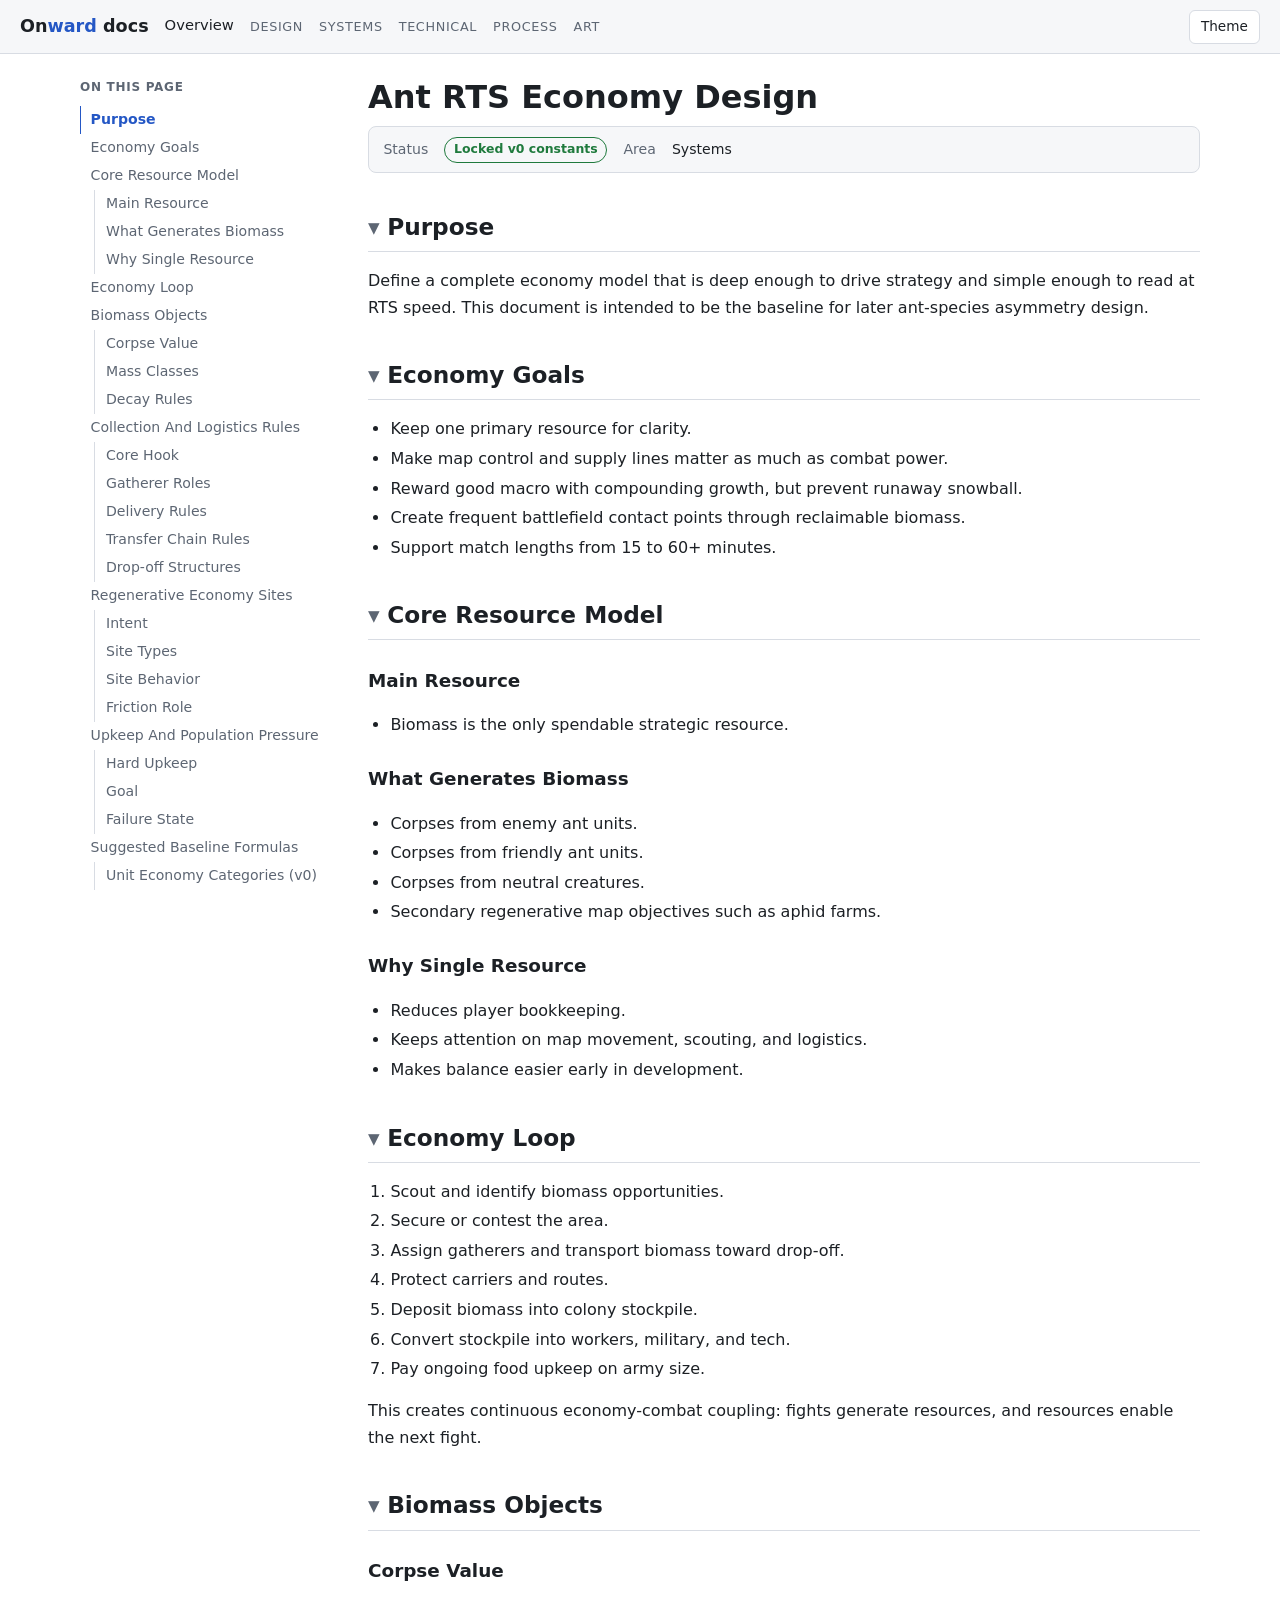
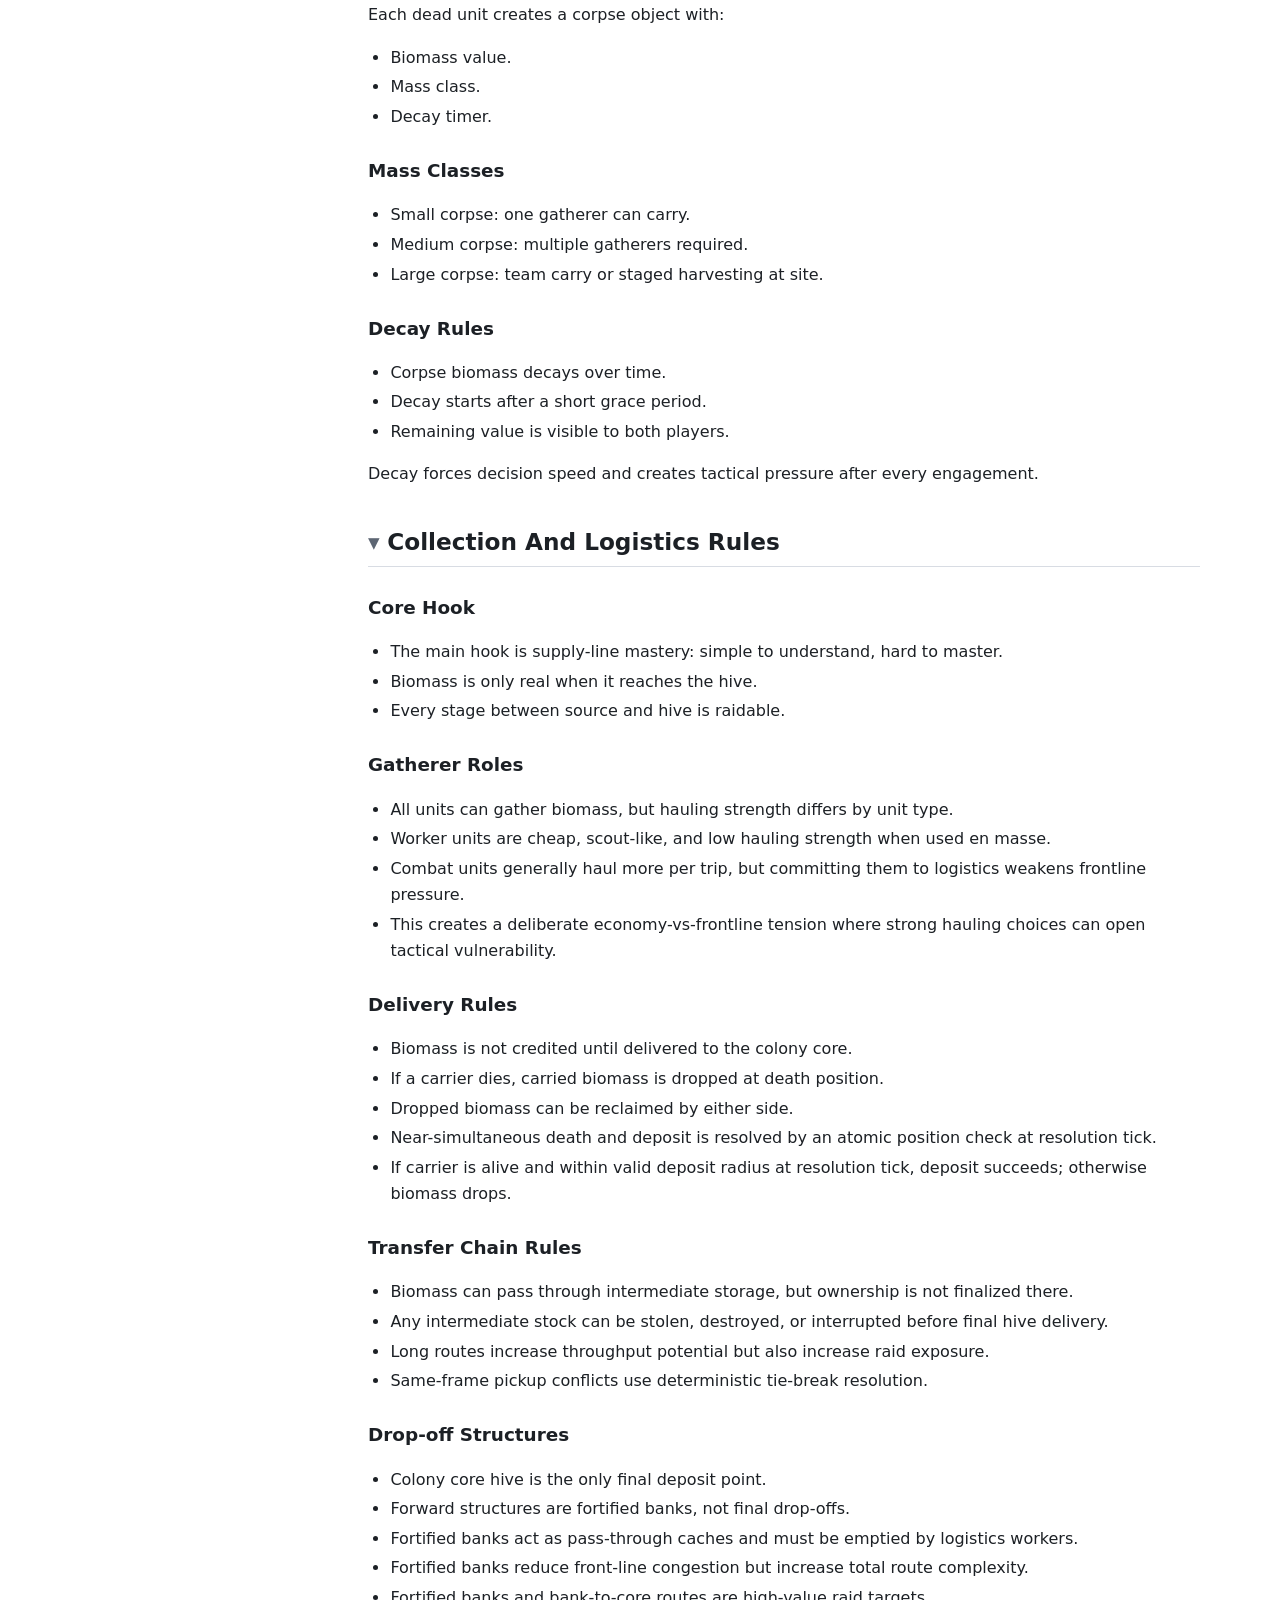
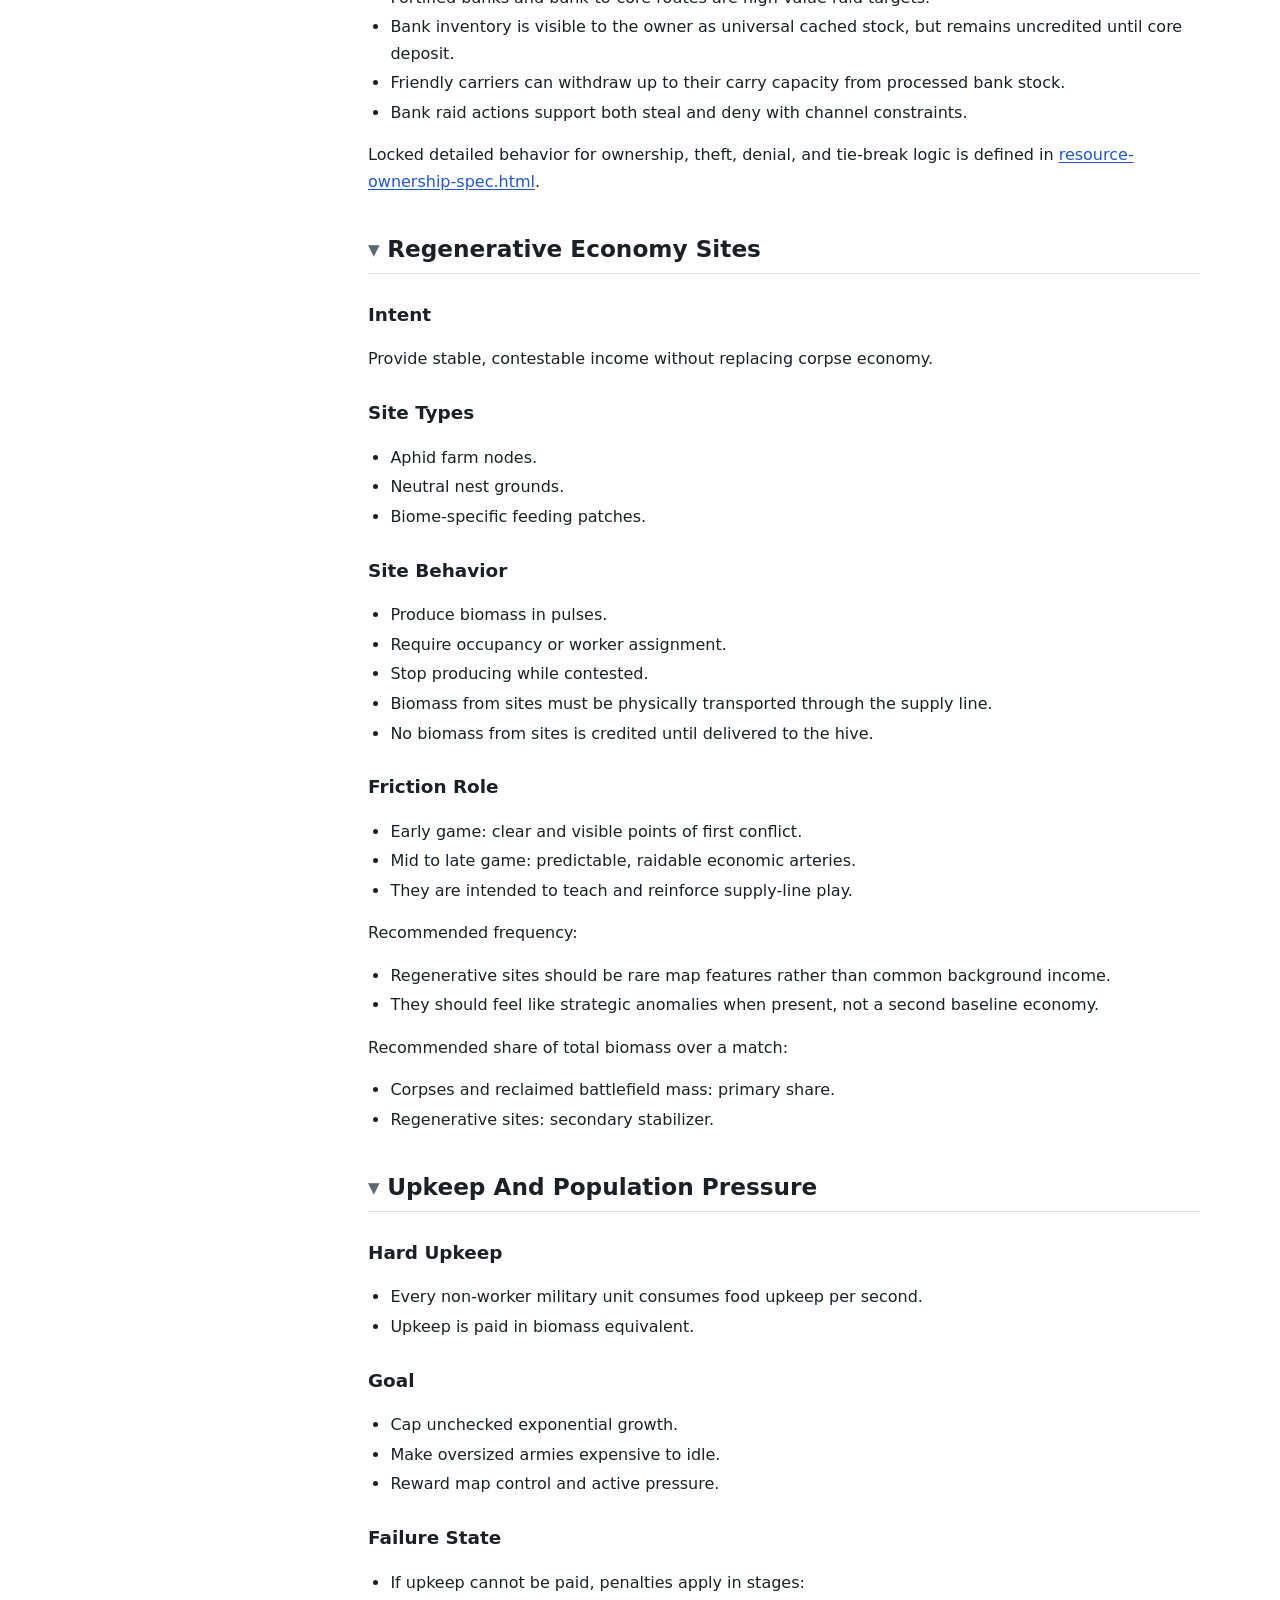
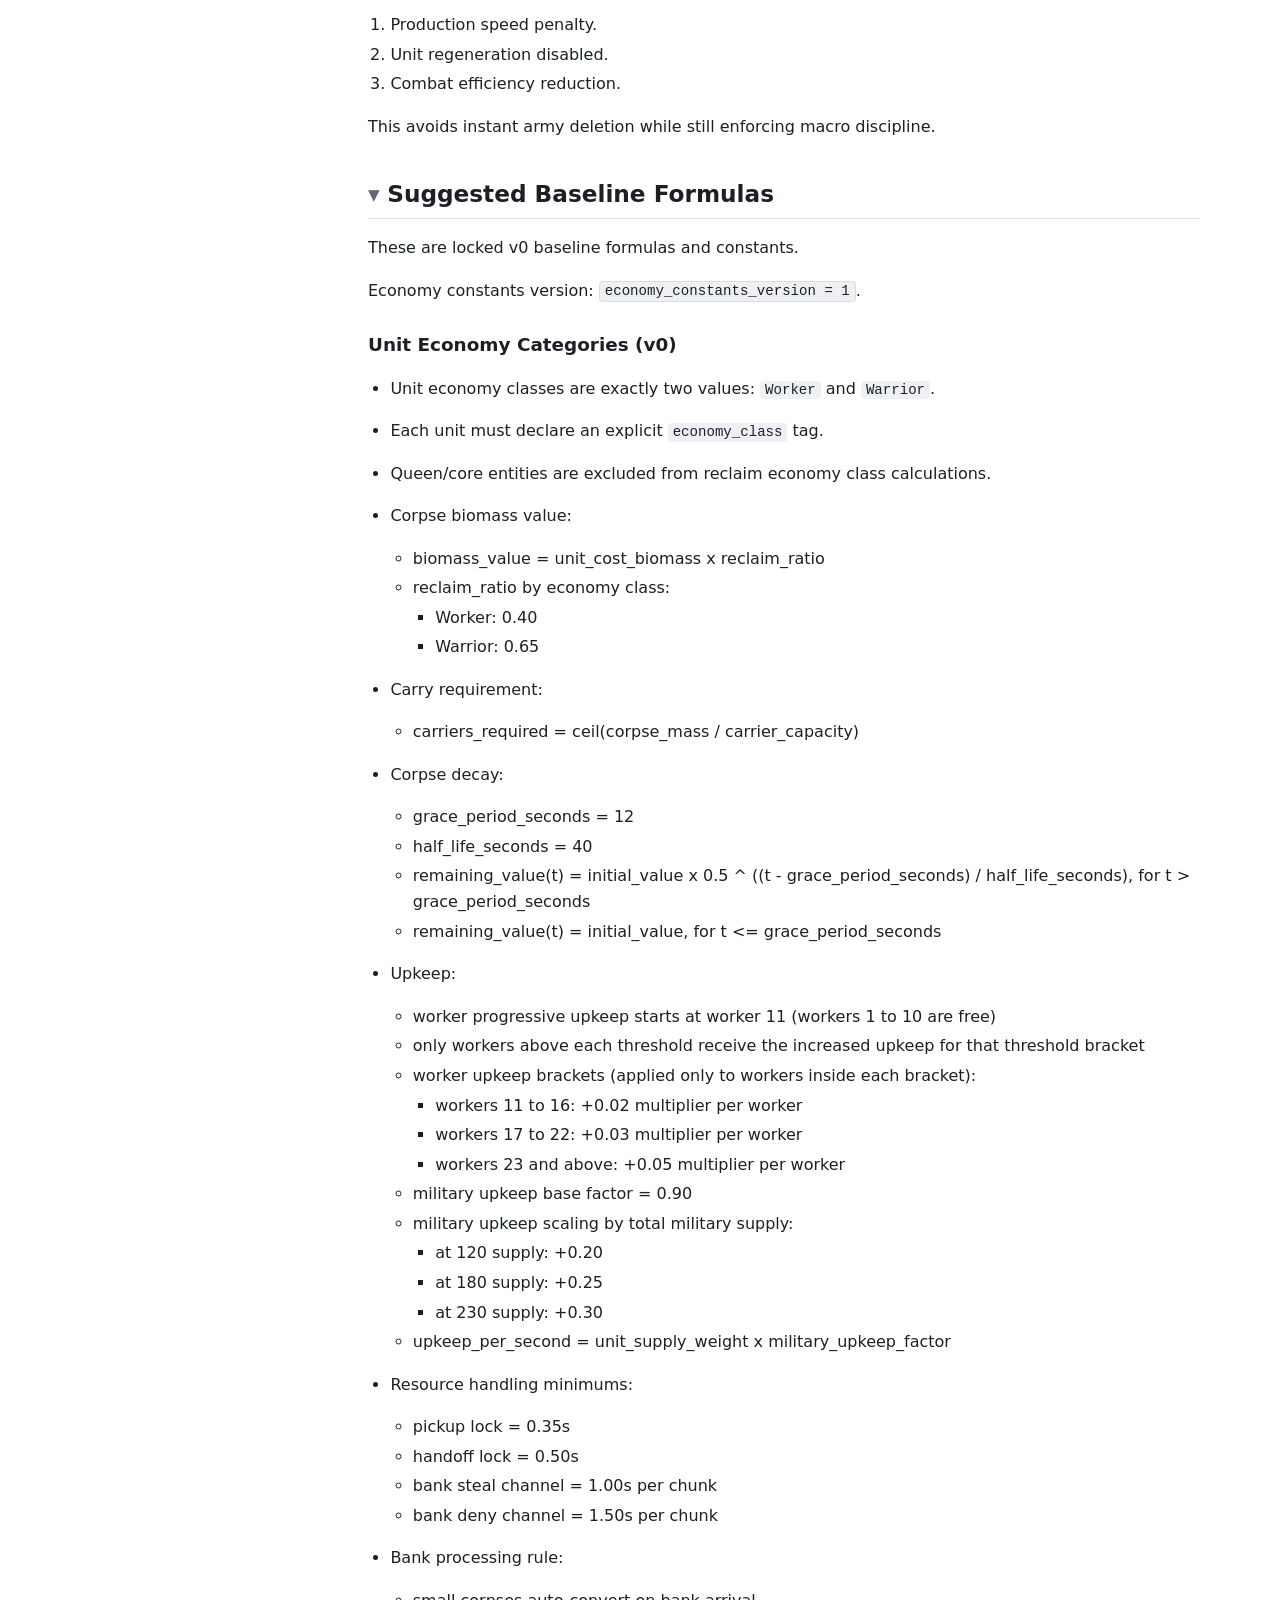
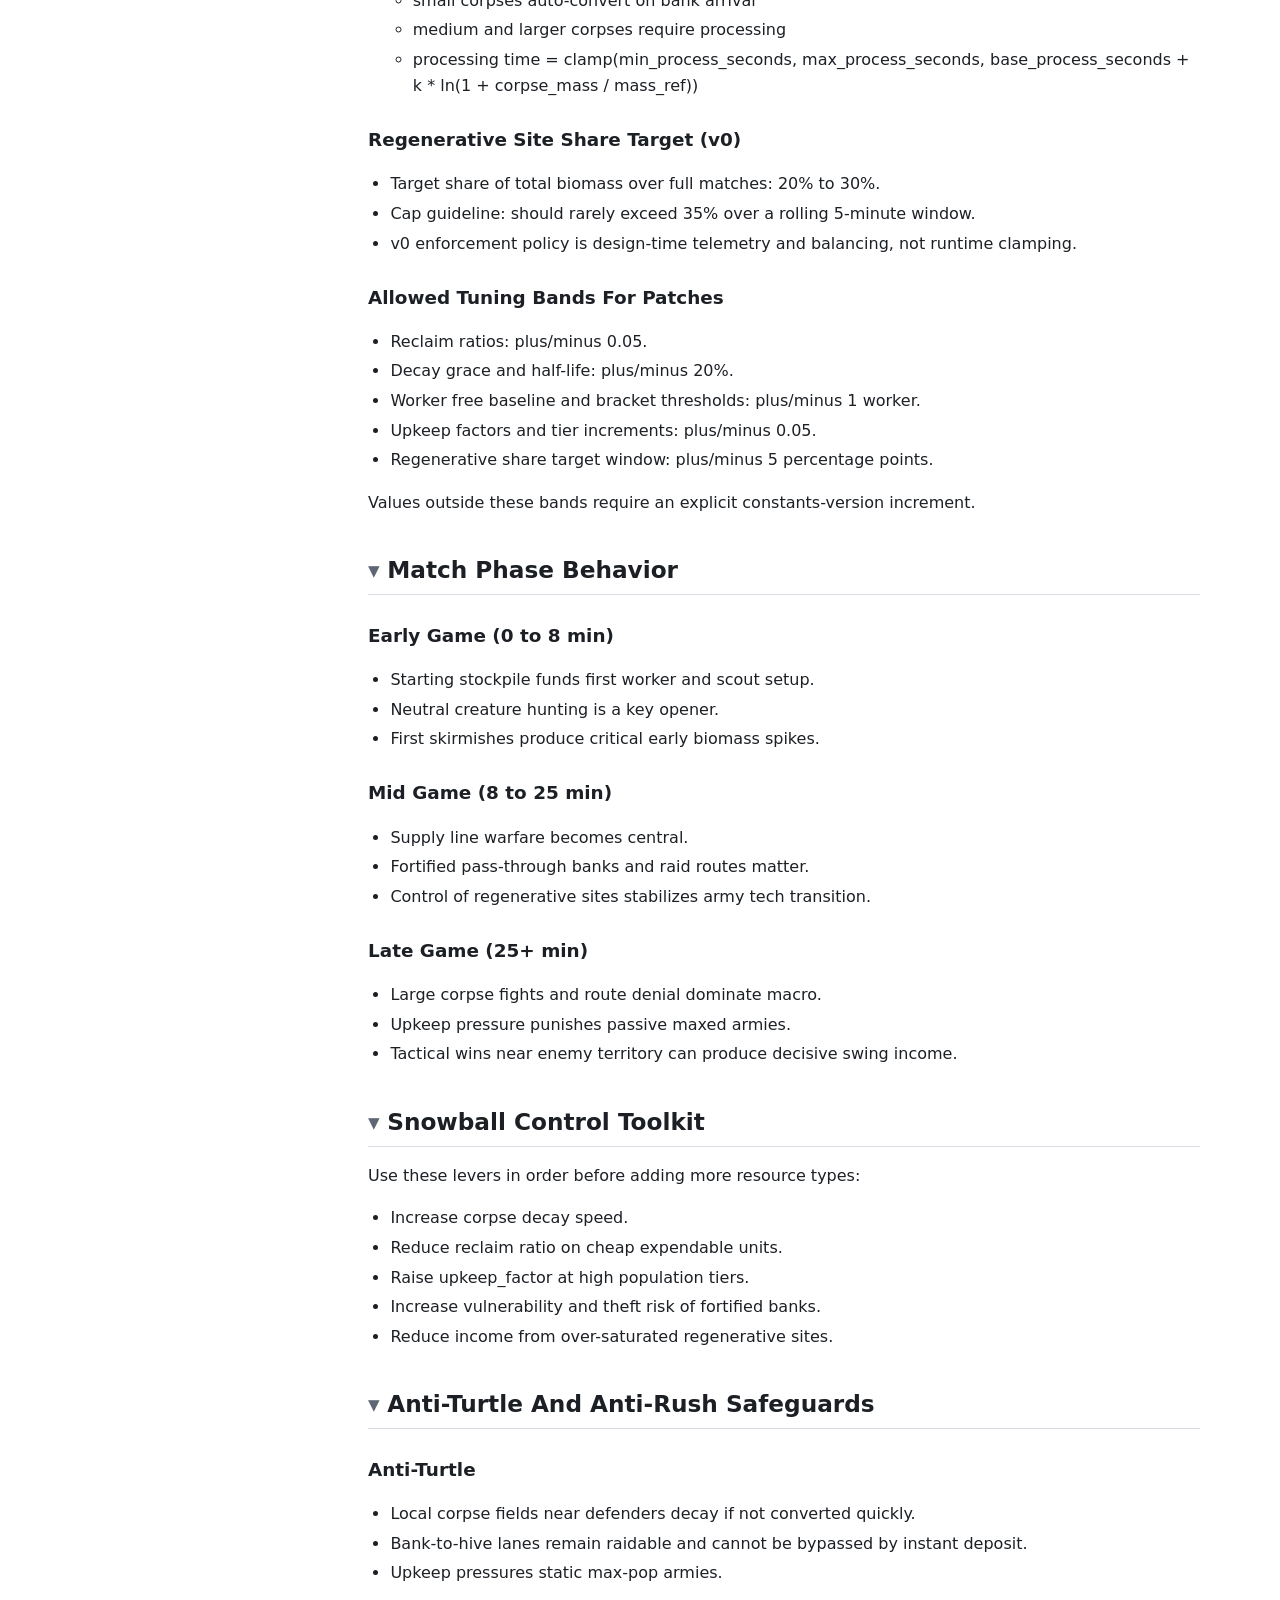
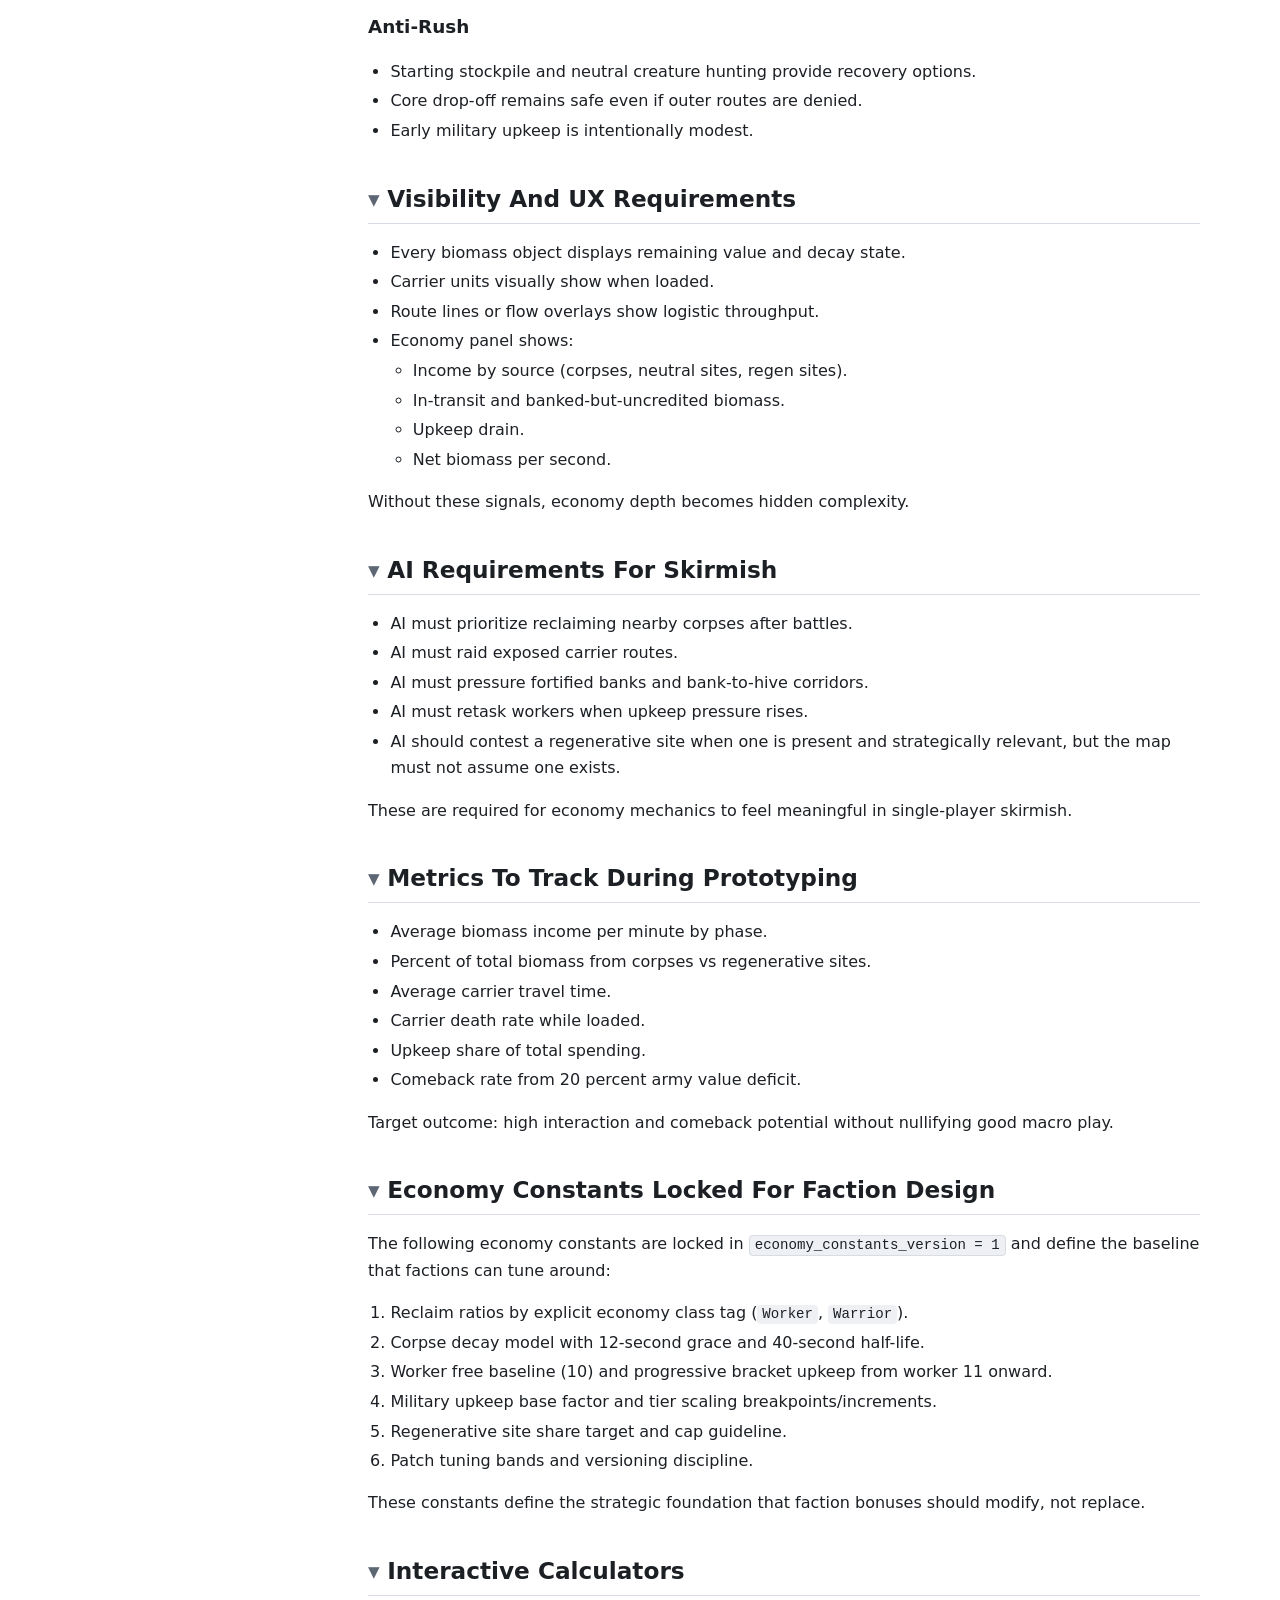
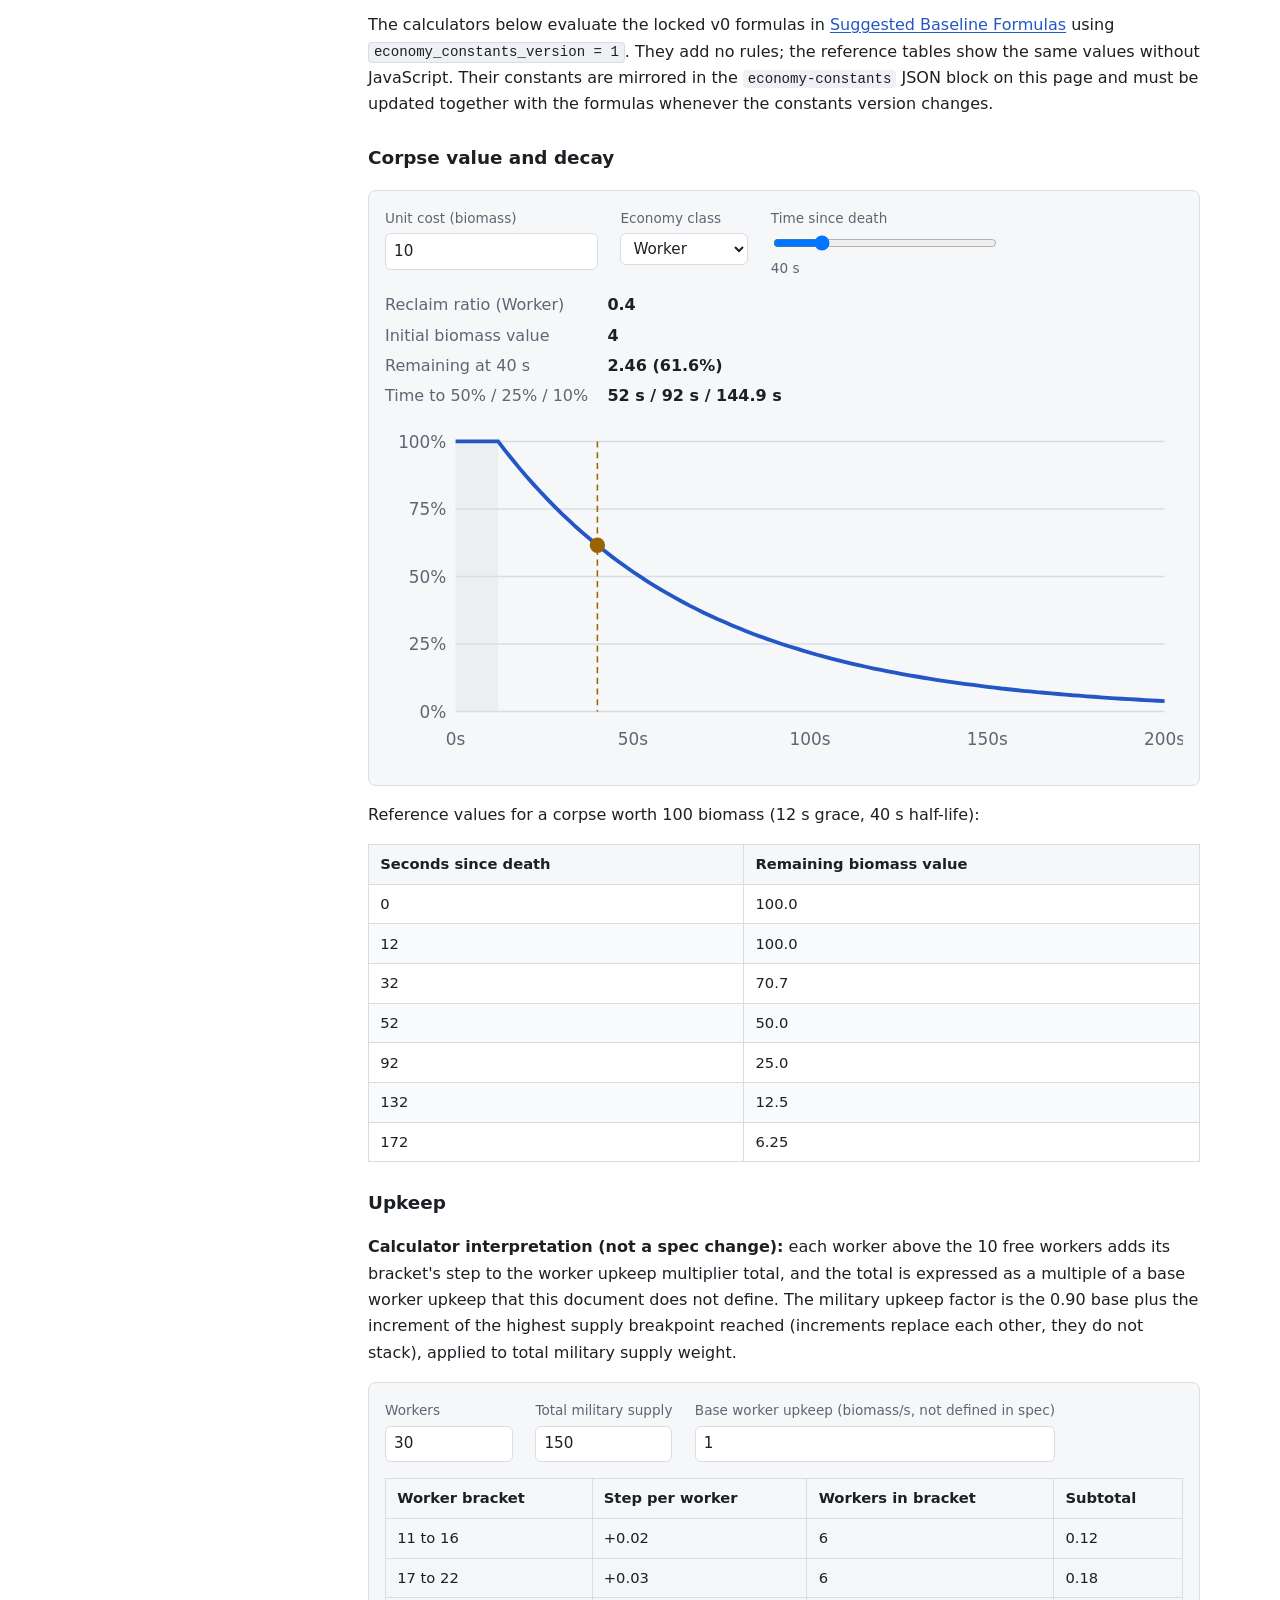
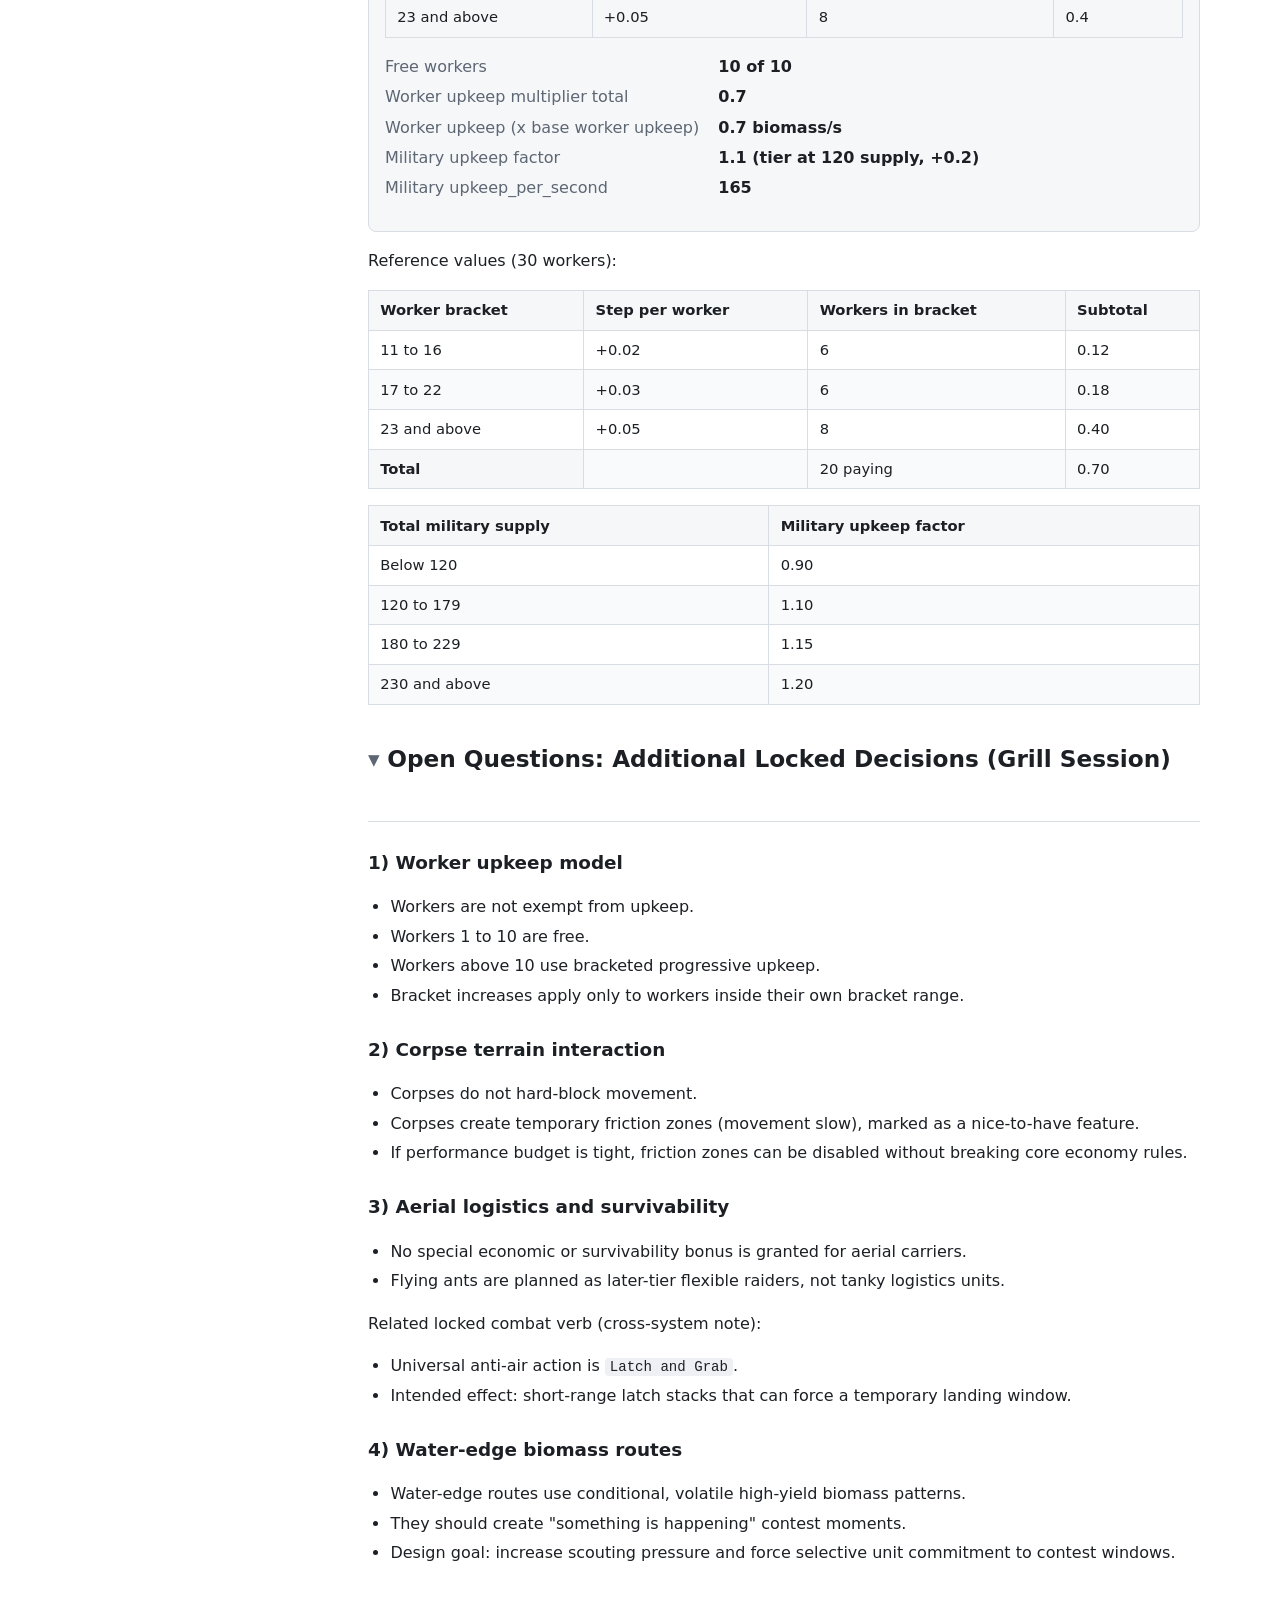
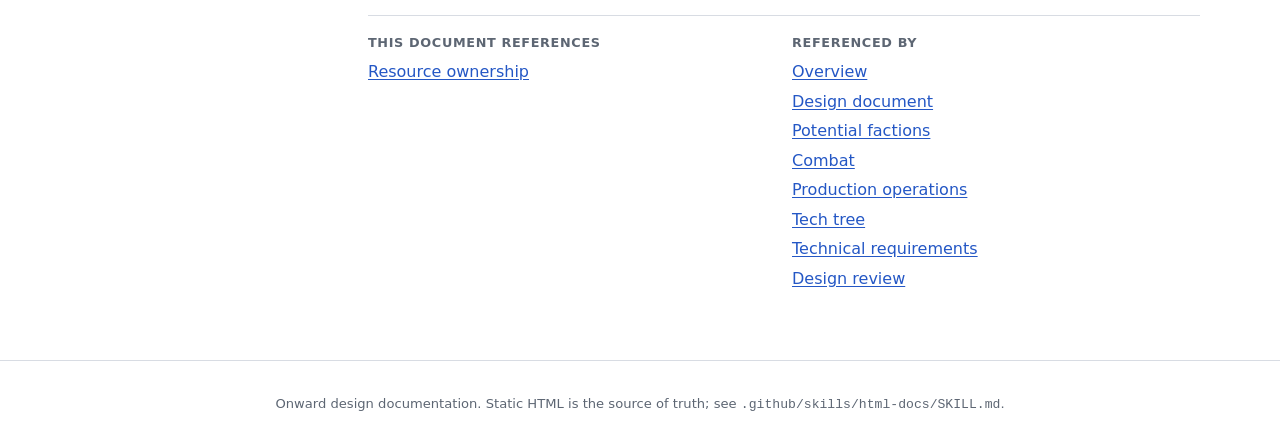
<file: docs/economy-design.html>
<!doctype html>
<html lang="en">
<head>
<meta charset="utf-8">
<meta name="viewport" content="width=device-width, initial-scale=1">
<title>Ant RTS Economy Design - Onward</title>
<meta name="description" content="Economy, biomass recovery, upkeep, logistics, and economy telemetry.">
<link rel="stylesheet" href="assets/css/site.css">
<script type="application/ld+json">
{
  "@context": "https://schema.org",
  "@type": "TechArticle",
  "headline": "Ant RTS Economy Design",
  "description": "Economy, biomass recovery, upkeep, logistics, and economy telemetry.",
  "isPartOf": {
    "@type": "CreativeWork",
    "name": "Onward design documentation",
    "url": "index.html"
  },
  "citation": [
    "resource-ownership-spec.html"
  ]
}
</script>
<script type="application/json" id="doc-data">
{
  "slug": "economy-design",
  "title": "Ant RTS Economy Design",
  "group": "Systems",
  "status": {
    "key": "locked",
    "label": "Locked v0 constants"
  },
  "references": [
    "resource-ownership-spec"
  ],
  "referencedBy": [
    "combat-spec",
    "design-doc",
    "design-review",
    "index",
    "potential-factions",
    "production-operations-spec",
    "tech-tree-operational-spec",
    "technical-requirements"
  ],
  "constants": {
    "economy_constants_version": "1"
  },
  "sections": [
    {
      "id": "purpose",
      "title": "Purpose",
      "level": 2
    },
    {
      "id": "economy-goals",
      "title": "Economy Goals",
      "level": 2
    },
    {
      "id": "core-resource-model",
      "title": "Core Resource Model",
      "level": 2
    },
    {
      "id": "economy-loop",
      "title": "Economy Loop",
      "level": 2
    },
    {
      "id": "biomass-objects",
      "title": "Biomass Objects",
      "level": 2
    },
    {
      "id": "collection-and-logistics-rules",
      "title": "Collection And Logistics Rules",
      "level": 2
    },
    {
      "id": "regenerative-economy-sites",
      "title": "Regenerative Economy Sites",
      "level": 2
    },
    {
      "id": "upkeep-and-population-pressure",
      "title": "Upkeep And Population Pressure",
      "level": 2
    },
    {
      "id": "suggested-baseline-formulas",
      "title": "Suggested Baseline Formulas",
      "level": 2
    },
    {
      "id": "match-phase-behavior",
      "title": "Match Phase Behavior",
      "level": 2
    },
    {
      "id": "snowball-control-toolkit",
      "title": "Snowball Control Toolkit",
      "level": 2
    },
    {
      "id": "anti-turtle-and-anti-rush-safeguards",
      "title": "Anti-Turtle And Anti-Rush Safeguards",
      "level": 2
    },
    {
      "id": "visibility-and-ux-requirements",
      "title": "Visibility And UX Requirements",
      "level": 2
    },
    {
      "id": "ai-requirements-for-skirmish",
      "title": "AI Requirements For Skirmish",
      "level": 2
    },
    {
      "id": "metrics-to-track-during-prototyping",
      "title": "Metrics To Track During Prototyping",
      "level": 2
    },
    {
      "id": "economy-constants-locked-for-faction-design",
      "title": "Economy Constants Locked For Faction Design",
      "level": 2
    },
    {
      "id": "interactive-calculators",
      "title": "Interactive Calculators",
      "level": 2
    },
    {
      "id": "open-questions-additional-locked-decisions-grill-session",
      "title": "Open Questions: Additional Locked Decisions (Grill Session)",
      "level": 2
    }
  ]
}
</script>
<script src="assets/js/site.js" defer></script>
<script src="assets/js/economy-calculators.js" defer></script>
</head>
<body>
<a class="skip-link" href="#content">Skip to content</a>
<header class="site-header">
<a class="brand" href="index.html">On<span>ward</span> docs</a>
<nav class="site-nav" aria-label="Documentation">
<ul>
<li><a href="index.html">Overview</a></li>
<li><span class="group-label" tabindex="0">Design</span><ul class="group-links"><li><a href="design-doc.html">Design document</a></li><li><a href="level-design.html">Level design</a></li><li><a href="potential-factions.html">Potential factions</a></li></ul></li>
<li><span class="group-label" tabindex="0">Systems</span><ul class="group-links"><li><a href="economy-design.html" aria-current="page">Economy design</a></li><li><a href="resource-ownership-spec.html">Resource ownership</a></li><li><a href="combat-spec.html">Combat</a></li><li><a href="production-operations-spec.html">Production operations</a></li><li><a href="tech-tree-operational-spec.html">Tech tree</a></li><li><a href="match-termination-spec.html">Match termination</a></li><li><a href="ai-spec.html">AI</a></li></ul></li>
<li><span class="group-label" tabindex="0">Technical</span><ul class="group-links"><li><a href="technical-requirements.html">Technical requirements</a></li></ul></li>
<li><span class="group-label" tabindex="0">Process</span><ul class="group-links"><li><a href="design-review.html">Design review</a></li></ul></li>
<li><span class="group-label" tabindex="0">Art</span><ul class="group-links"><li><a href="art-direction.html">Art direction</a></li></ul></li>
</ul>
</nav>
<div class="header-tools"><button type="button" id="theme-toggle" aria-label="Toggle light or dark theme">Theme</button></div>
</header>
<div class="layout">
<nav class="toc" aria-label="On this page"><h2>On this page</h2>
<ul>
<li><a href="#purpose">Purpose</a>
</li>
<li><a href="#economy-goals">Economy Goals</a>
</li>
<li><a href="#core-resource-model">Core Resource Model</a>
<ul>
<li><a href="#main-resource">Main Resource</a></li>
<li><a href="#what-generates-biomass">What Generates Biomass</a></li>
<li><a href="#why-single-resource">Why Single Resource</a></li>
</ul></li>
<li><a href="#economy-loop">Economy Loop</a>
</li>
<li><a href="#biomass-objects">Biomass Objects</a>
<ul>
<li><a href="#corpse-value">Corpse Value</a></li>
<li><a href="#mass-classes">Mass Classes</a></li>
<li><a href="#decay-rules">Decay Rules</a></li>
</ul></li>
<li><a href="#collection-and-logistics-rules">Collection And Logistics Rules</a>
<ul>
<li><a href="#core-hook">Core Hook</a></li>
<li><a href="#gatherer-roles">Gatherer Roles</a></li>
<li><a href="#delivery-rules">Delivery Rules</a></li>
<li><a href="#transfer-chain-rules">Transfer Chain Rules</a></li>
<li><a href="#drop-off-structures">Drop-off Structures</a></li>
</ul></li>
<li><a href="#regenerative-economy-sites">Regenerative Economy Sites</a>
<ul>
<li><a href="#intent">Intent</a></li>
<li><a href="#site-types">Site Types</a></li>
<li><a href="#site-behavior">Site Behavior</a></li>
<li><a href="#friction-role">Friction Role</a></li>
</ul></li>
<li><a href="#upkeep-and-population-pressure">Upkeep And Population Pressure</a>
<ul>
<li><a href="#hard-upkeep">Hard Upkeep</a></li>
<li><a href="#goal">Goal</a></li>
<li><a href="#failure-state">Failure State</a></li>
</ul></li>
<li><a href="#suggested-baseline-formulas">Suggested Baseline Formulas</a>
<ul>
<li><a href="#unit-economy-categories-v0">Unit Economy Categories (v0)</a></li>
<li><a href="#regenerative-site-share-target-v0">Regenerative Site Share Target (v0)</a></li>
<li><a href="#allowed-tuning-bands-for-patches">Allowed Tuning Bands For Patches</a></li>
</ul></li>
<li><a href="#match-phase-behavior">Match Phase Behavior</a>
<ul>
<li><a href="#early-game-0-to-8-min">Early Game (0 to 8 min)</a></li>
<li><a href="#mid-game-8-to-25-min">Mid Game (8 to 25 min)</a></li>
<li><a href="#late-game-25-min">Late Game (25+ min)</a></li>
</ul></li>
<li><a href="#snowball-control-toolkit">Snowball Control Toolkit</a>
</li>
<li><a href="#anti-turtle-and-anti-rush-safeguards">Anti-Turtle And Anti-Rush Safeguards</a>
<ul>
<li><a href="#anti-turtle">Anti-Turtle</a></li>
<li><a href="#anti-rush">Anti-Rush</a></li>
</ul></li>
<li><a href="#visibility-and-ux-requirements">Visibility And UX Requirements</a>
</li>
<li><a href="#ai-requirements-for-skirmish">AI Requirements For Skirmish</a>
</li>
<li><a href="#metrics-to-track-during-prototyping">Metrics To Track During Prototyping</a>
</li>
<li><a href="#economy-constants-locked-for-faction-design">Economy Constants Locked For Faction Design</a>
</li>
<li><a href="#interactive-calculators">Interactive Calculators</a>
<ul>
<li><a href="#calc-corpse-value-and-decay">Corpse value and decay</a></li>
<li><a href="#calc-upkeep">Upkeep</a></li>
</ul></li>
<li><a href="#open-questions-additional-locked-decisions-grill-session">Open Questions: Additional Locked Decisions (Grill Session)</a>
<ul>
<li><a href="#1-worker-upkeep-model">1) Worker upkeep model</a></li>
<li><a href="#2-corpse-terrain-interaction">2) Corpse terrain interaction</a></li>
<li><a href="#3-aerial-logistics-and-survivability">3) Aerial logistics and survivability</a></li>
<li><a href="#4-water-edge-biomass-routes">4) Water-edge biomass routes</a></li>
</ul></li>
</ul>
<div class="toc-tools"><button type="button" id="expand-all">Expand all</button><button type="button" id="collapse-all">Collapse all</button></div></nav>
<main id="content" class="doc">
<h1 id="ant-rts-economy-design">Ant RTS Economy Design</h1>
<div class="doc-meta"><dl><dt>Status</dt><dd><span class="badge" data-status="locked">Locked v0 constants</span></dd><dt>Area</dt><dd>Systems</dd></dl></div>
<section aria-labelledby="purpose">
<h2 id="purpose">Purpose <a class="anchor" href="#purpose" aria-label="Link to this section">#</a></h2>
<p>Define a complete economy model that is deep enough to drive strategy and simple enough to read at RTS speed. This document is intended to be the baseline for later ant-species asymmetry design.</p>
</section>
<section aria-labelledby="economy-goals">
<h2 id="economy-goals">Economy Goals <a class="anchor" href="#economy-goals" aria-label="Link to this section">#</a></h2>
<ul>
<li>Keep one primary resource for clarity.</li>
<li>Make map control and supply lines matter as much as combat power.</li>
<li>Reward good macro with compounding growth, but prevent runaway snowball.</li>
<li>Create frequent battlefield contact points through reclaimable biomass.</li>
<li>Support match lengths from 15 to 60+ minutes.</li>
</ul>
</section>
<section aria-labelledby="core-resource-model">
<h2 id="core-resource-model">Core Resource Model <a class="anchor" href="#core-resource-model" aria-label="Link to this section">#</a></h2>
<h3 id="main-resource">Main Resource <a class="anchor" href="#main-resource" aria-label="Link to this section">#</a></h3>
<ul>
<li>Biomass is the only spendable strategic resource.</li>
</ul>
<h3 id="what-generates-biomass">What Generates Biomass <a class="anchor" href="#what-generates-biomass" aria-label="Link to this section">#</a></h3>
<ul>
<li>Corpses from enemy ant units.</li>
<li>Corpses from friendly ant units.</li>
<li>Corpses from neutral creatures.</li>
<li>Secondary regenerative map objectives such as aphid farms.</li>
</ul>
<h3 id="why-single-resource">Why Single Resource <a class="anchor" href="#why-single-resource" aria-label="Link to this section">#</a></h3>
<ul>
<li>Reduces player bookkeeping.</li>
<li>Keeps attention on map movement, scouting, and logistics.</li>
<li>Makes balance easier early in development.</li>
</ul>
</section>
<section aria-labelledby="economy-loop">
<h2 id="economy-loop">Economy Loop <a class="anchor" href="#economy-loop" aria-label="Link to this section">#</a></h2>
<ol>
<li>Scout and identify biomass opportunities.</li>
<li>Secure or contest the area.</li>
<li>Assign gatherers and transport biomass toward drop-off.</li>
<li>Protect carriers and routes.</li>
<li>Deposit biomass into colony stockpile.</li>
<li>Convert stockpile into workers, military, and tech.</li>
<li>Pay ongoing food upkeep on army size.</li>
</ol>
<p>This creates continuous economy-combat coupling: fights generate resources, and resources enable the next fight.</p>
</section>
<section aria-labelledby="biomass-objects">
<h2 id="biomass-objects">Biomass Objects <a class="anchor" href="#biomass-objects" aria-label="Link to this section">#</a></h2>
<h3 id="corpse-value">Corpse Value <a class="anchor" href="#corpse-value" aria-label="Link to this section">#</a></h3>
<p>Each dead unit creates a corpse object with:</p>
<ul>
<li>Biomass value.</li>
<li>Mass class.</li>
<li>Decay timer.</li>
</ul>
<h3 id="mass-classes">Mass Classes <a class="anchor" href="#mass-classes" aria-label="Link to this section">#</a></h3>
<ul>
<li>Small corpse: one gatherer can carry.</li>
<li>Medium corpse: multiple gatherers required.</li>
<li>Large corpse: team carry or staged harvesting at site.</li>
</ul>
<h3 id="decay-rules">Decay Rules <a class="anchor" href="#decay-rules" aria-label="Link to this section">#</a></h3>
<ul>
<li>Corpse biomass decays over time.</li>
<li>Decay starts after a short grace period.</li>
<li>Remaining value is visible to both players.</li>
</ul>
<p>Decay forces decision speed and creates tactical pressure after every engagement.</p>
</section>
<section aria-labelledby="collection-and-logistics-rules">
<h2 id="collection-and-logistics-rules">Collection And Logistics Rules <a class="anchor" href="#collection-and-logistics-rules" aria-label="Link to this section">#</a></h2>
<h3 id="core-hook">Core Hook <a class="anchor" href="#core-hook" aria-label="Link to this section">#</a></h3>
<ul>
<li>The main hook is supply-line mastery: simple to understand, hard to master.</li>
<li>Biomass is only real when it reaches the hive.</li>
<li>Every stage between source and hive is raidable.</li>
</ul>
<h3 id="gatherer-roles">Gatherer Roles <a class="anchor" href="#gatherer-roles" aria-label="Link to this section">#</a></h3>
<ul>
<li>All units can gather biomass, but hauling strength differs by unit type.</li>
<li>Worker units are cheap, scout-like, and low hauling strength when used en masse.</li>
<li>Combat units generally haul more per trip, but committing them to logistics weakens frontline pressure.</li>
<li>This creates a deliberate economy-vs-frontline tension where strong hauling choices can open tactical vulnerability.</li>
</ul>
<h3 id="delivery-rules">Delivery Rules <a class="anchor" href="#delivery-rules" aria-label="Link to this section">#</a></h3>
<ul>
<li>Biomass is not credited until delivered to the colony core.</li>
<li>If a carrier dies, carried biomass is dropped at death position.</li>
<li>Dropped biomass can be reclaimed by either side.</li>
<li>Near-simultaneous death and deposit is resolved by an atomic position check at resolution tick.</li>
<li>If carrier is alive and within valid deposit radius at resolution tick, deposit succeeds; otherwise biomass drops.</li>
</ul>
<h3 id="transfer-chain-rules">Transfer Chain Rules <a class="anchor" href="#transfer-chain-rules" aria-label="Link to this section">#</a></h3>
<ul>
<li>Biomass can pass through intermediate storage, but ownership is not finalized there.</li>
<li>Any intermediate stock can be stolen, destroyed, or interrupted before final hive delivery.</li>
<li>Long routes increase throughput potential but also increase raid exposure.</li>
<li>Same-frame pickup conflicts use deterministic tie-break resolution.</li>
</ul>
<h3 id="drop-off-structures">Drop-off Structures <a class="anchor" href="#drop-off-structures" aria-label="Link to this section">#</a></h3>
<ul>
<li>Colony core hive is the only final deposit point.</li>
<li>Forward structures are fortified banks, not final drop-offs.</li>
<li>Fortified banks act as pass-through caches and must be emptied by logistics workers.</li>
<li>Fortified banks reduce front-line congestion but increase total route complexity.</li>
<li>Fortified banks and bank-to-core routes are high-value raid targets.</li>
<li>Bank inventory is visible to the owner as universal cached stock, but remains uncredited until core deposit.</li>
<li>Friendly carriers can withdraw up to their carry capacity from processed bank stock.</li>
<li>Bank raid actions support both steal and deny with channel constraints.</li>
</ul>
<p>Locked detailed behavior for ownership, theft, denial, and tie-break logic is defined in <a href="resource-ownership-spec.html"><a href="resource-ownership-spec.html">resource-ownership-spec.html</a></a>.</p>
</section>
<section aria-labelledby="regenerative-economy-sites">
<h2 id="regenerative-economy-sites">Regenerative Economy Sites <a class="anchor" href="#regenerative-economy-sites" aria-label="Link to this section">#</a></h2>
<h3 id="intent">Intent <a class="anchor" href="#intent" aria-label="Link to this section">#</a></h3>
<p>Provide stable, contestable income without replacing corpse economy.</p>
<h3 id="site-types">Site Types <a class="anchor" href="#site-types" aria-label="Link to this section">#</a></h3>
<ul>
<li>Aphid farm nodes.</li>
<li>Neutral nest grounds.</li>
<li>Biome-specific feeding patches.</li>
</ul>
<h3 id="site-behavior">Site Behavior <a class="anchor" href="#site-behavior" aria-label="Link to this section">#</a></h3>
<ul>
<li>Produce biomass in pulses.</li>
<li>Require occupancy or worker assignment.</li>
<li>Stop producing while contested.</li>
<li>Biomass from sites must be physically transported through the supply line.</li>
<li>No biomass from sites is credited until delivered to the hive.</li>
</ul>
<h3 id="friction-role">Friction Role <a class="anchor" href="#friction-role" aria-label="Link to this section">#</a></h3>
<ul>
<li>Early game: clear and visible points of first conflict.</li>
<li>Mid to late game: predictable, raidable economic arteries.</li>
<li>They are intended to teach and reinforce supply-line play.</li>
</ul>
<p>Recommended frequency:</p>
<ul>
<li>Regenerative sites should be rare map features rather than common background income.</li>
<li>They should feel like strategic anomalies when present, not a second baseline economy.</li>
</ul>
<p>Recommended share of total biomass over a match:</p>
<ul>
<li>Corpses and reclaimed battlefield mass: primary share.</li>
<li>Regenerative sites: secondary stabilizer.</li>
</ul>
</section>
<section aria-labelledby="upkeep-and-population-pressure">
<h2 id="upkeep-and-population-pressure">Upkeep And Population Pressure <a class="anchor" href="#upkeep-and-population-pressure" aria-label="Link to this section">#</a></h2>
<h3 id="hard-upkeep">Hard Upkeep <a class="anchor" href="#hard-upkeep" aria-label="Link to this section">#</a></h3>
<ul>
<li>Every non-worker military unit consumes food upkeep per second.</li>
<li>Upkeep is paid in biomass equivalent.</li>
</ul>
<h3 id="goal">Goal <a class="anchor" href="#goal" aria-label="Link to this section">#</a></h3>
<ul>
<li>Cap unchecked exponential growth.</li>
<li>Make oversized armies expensive to idle.</li>
<li>Reward map control and active pressure.</li>
</ul>
<h3 id="failure-state">Failure State <a class="anchor" href="#failure-state" aria-label="Link to this section">#</a></h3>
<ul>
<li>If upkeep cannot be paid, penalties apply in stages:</li>
</ul>
<ol>
<li>Production speed penalty.</li>
<li>Unit regeneration disabled.</li>
<li>Combat efficiency reduction.</li>
</ol>
<p>This avoids instant army deletion while still enforcing macro discipline.</p>
</section>
<section aria-labelledby="suggested-baseline-formulas">
<h2 id="suggested-baseline-formulas">Suggested Baseline Formulas <a class="anchor" href="#suggested-baseline-formulas" aria-label="Link to this section">#</a></h2>
<p>These are locked v0 baseline formulas and constants.</p>
<p>Economy constants version: <code data-constant="economy_constants_version" data-value="1">economy_constants_version = 1</code>.</p>
<h3 id="unit-economy-categories-v0">Unit Economy Categories (v0) <a class="anchor" href="#unit-economy-categories-v0" aria-label="Link to this section">#</a></h3>
<ul>
<li>
<p>Unit economy classes are exactly two values: <code>Worker</code> and <code>Warrior</code>.</p>
</li>
<li>
<p>Each unit must declare an explicit <code>economy_class</code> tag.</p>
</li>
<li>
<p>Queen/core entities are excluded from reclaim economy class calculations.</p>
</li>
<li>
<p>Corpse biomass value:</p>
<ul>
<li>biomass_value = unit_cost_biomass x reclaim_ratio</li>
<li>reclaim_ratio by economy class:
<ul>
<li>Worker: 0.40</li>
<li>Warrior: 0.65</li>
</ul>
</li>
</ul>
</li>
<li>
<p>Carry requirement:</p>
<ul>
<li>carriers_required = ceil(corpse_mass / carrier_capacity)</li>
</ul>
</li>
<li>
<p>Corpse decay:</p>
<ul>
<li>grace_period_seconds = 12</li>
<li>half_life_seconds = 40</li>
<li>remaining_value(t) = initial_value x 0.5 ^ ((t - grace_period_seconds) / half_life_seconds), for t &gt; grace_period_seconds</li>
<li>remaining_value(t) = initial_value, for t &lt;= grace_period_seconds</li>
</ul>
</li>
<li>
<p>Upkeep:</p>
<ul>
<li>worker progressive upkeep starts at worker 11 (workers 1 to 10 are free)</li>
<li>only workers above each threshold receive the increased upkeep for that threshold bracket</li>
<li>worker upkeep brackets (applied only to workers inside each bracket):
<ul>
<li>workers 11 to 16: +0.02 multiplier per worker</li>
<li>workers 17 to 22: +0.03 multiplier per worker</li>
<li>workers 23 and above: +0.05 multiplier per worker</li>
</ul>
</li>
<li>military upkeep base factor = 0.90</li>
<li>military upkeep scaling by total military supply:
<ul>
<li>at 120 supply: +0.20</li>
<li>at 180 supply: +0.25</li>
<li>at 230 supply: +0.30</li>
</ul>
</li>
<li>upkeep_per_second = unit_supply_weight x military_upkeep_factor</li>
</ul>
</li>
<li>
<p>Resource handling minimums:</p>
<ul>
<li>pickup lock = 0.35s</li>
<li>handoff lock = 0.50s</li>
<li>bank steal channel = 1.00s per chunk</li>
<li>bank deny channel = 1.50s per chunk</li>
</ul>
</li>
<li>
<p>Bank processing rule:</p>
<ul>
<li>small corpses auto-convert on bank arrival</li>
<li>medium and larger corpses require processing</li>
<li>processing time = clamp(min_process_seconds, max_process_seconds, base_process_seconds + k * ln(1 + corpse_mass / mass_ref))</li>
</ul>
</li>
</ul>
<h3 id="regenerative-site-share-target-v0">Regenerative Site Share Target (v0) <a class="anchor" href="#regenerative-site-share-target-v0" aria-label="Link to this section">#</a></h3>
<ul>
<li>Target share of total biomass over full matches: 20% to 30%.</li>
<li>Cap guideline: should rarely exceed 35% over a rolling 5-minute window.</li>
<li>v0 enforcement policy is design-time telemetry and balancing, not runtime clamping.</li>
</ul>
<h3 id="allowed-tuning-bands-for-patches">Allowed Tuning Bands For Patches <a class="anchor" href="#allowed-tuning-bands-for-patches" aria-label="Link to this section">#</a></h3>
<ul>
<li>Reclaim ratios: plus/minus 0.05.</li>
<li>Decay grace and half-life: plus/minus 20%.</li>
<li>Worker free baseline and bracket thresholds: plus/minus 1 worker.</li>
<li>Upkeep factors and tier increments: plus/minus 0.05.</li>
<li>Regenerative share target window: plus/minus 5 percentage points.</li>
</ul>
<p>Values outside these bands require an explicit constants-version increment.</p>
</section>
<section aria-labelledby="match-phase-behavior">
<h2 id="match-phase-behavior">Match Phase Behavior <a class="anchor" href="#match-phase-behavior" aria-label="Link to this section">#</a></h2>
<h3 id="early-game-0-to-8-min">Early Game (0 to 8 min) <a class="anchor" href="#early-game-0-to-8-min" aria-label="Link to this section">#</a></h3>
<ul>
<li>Starting stockpile funds first worker and scout setup.</li>
<li>Neutral creature hunting is a key opener.</li>
<li>First skirmishes produce critical early biomass spikes.</li>
</ul>
<h3 id="mid-game-8-to-25-min">Mid Game (8 to 25 min) <a class="anchor" href="#mid-game-8-to-25-min" aria-label="Link to this section">#</a></h3>
<ul>
<li>Supply line warfare becomes central.</li>
<li>Fortified pass-through banks and raid routes matter.</li>
<li>Control of regenerative sites stabilizes army tech transition.</li>
</ul>
<h3 id="late-game-25-min">Late Game (25+ min) <a class="anchor" href="#late-game-25-min" aria-label="Link to this section">#</a></h3>
<ul>
<li>Large corpse fights and route denial dominate macro.</li>
<li>Upkeep pressure punishes passive maxed armies.</li>
<li>Tactical wins near enemy territory can produce decisive swing income.</li>
</ul>
</section>
<section aria-labelledby="snowball-control-toolkit">
<h2 id="snowball-control-toolkit">Snowball Control Toolkit <a class="anchor" href="#snowball-control-toolkit" aria-label="Link to this section">#</a></h2>
<p>Use these levers in order before adding more resource types:</p>
<ul>
<li>Increase corpse decay speed.</li>
<li>Reduce reclaim ratio on cheap expendable units.</li>
<li>Raise upkeep_factor at high population tiers.</li>
<li>Increase vulnerability and theft risk of fortified banks.</li>
<li>Reduce income from over-saturated regenerative sites.</li>
</ul>
</section>
<section aria-labelledby="anti-turtle-and-anti-rush-safeguards">
<h2 id="anti-turtle-and-anti-rush-safeguards">Anti-Turtle And Anti-Rush Safeguards <a class="anchor" href="#anti-turtle-and-anti-rush-safeguards" aria-label="Link to this section">#</a></h2>
<h3 id="anti-turtle">Anti-Turtle <a class="anchor" href="#anti-turtle" aria-label="Link to this section">#</a></h3>
<ul>
<li>Local corpse fields near defenders decay if not converted quickly.</li>
<li>Bank-to-hive lanes remain raidable and cannot be bypassed by instant deposit.</li>
<li>Upkeep pressures static max-pop armies.</li>
</ul>
<h3 id="anti-rush">Anti-Rush <a class="anchor" href="#anti-rush" aria-label="Link to this section">#</a></h3>
<ul>
<li>Starting stockpile and neutral creature hunting provide recovery options.</li>
<li>Core drop-off remains safe even if outer routes are denied.</li>
<li>Early military upkeep is intentionally modest.</li>
</ul>
</section>
<section aria-labelledby="visibility-and-ux-requirements">
<h2 id="visibility-and-ux-requirements">Visibility And UX Requirements <a class="anchor" href="#visibility-and-ux-requirements" aria-label="Link to this section">#</a></h2>
<ul>
<li>Every biomass object displays remaining value and decay state.</li>
<li>Carrier units visually show when loaded.</li>
<li>Route lines or flow overlays show logistic throughput.</li>
<li>Economy panel shows:
<ul>
<li>Income by source (corpses, neutral sites, regen sites).</li>
<li>In-transit and banked-but-uncredited biomass.</li>
<li>Upkeep drain.</li>
<li>Net biomass per second.</li>
</ul>
</li>
</ul>
<p>Without these signals, economy depth becomes hidden complexity.</p>
</section>
<section aria-labelledby="ai-requirements-for-skirmish">
<h2 id="ai-requirements-for-skirmish">AI Requirements For Skirmish <a class="anchor" href="#ai-requirements-for-skirmish" aria-label="Link to this section">#</a></h2>
<ul>
<li>AI must prioritize reclaiming nearby corpses after battles.</li>
<li>AI must raid exposed carrier routes.</li>
<li>AI must pressure fortified banks and bank-to-hive corridors.</li>
<li>AI must retask workers when upkeep pressure rises.</li>
<li>AI should contest a regenerative site when one is present and strategically relevant, but the map must not assume one exists.</li>
</ul>
<p>These are required for economy mechanics to feel meaningful in single-player skirmish.</p>
</section>
<section aria-labelledby="metrics-to-track-during-prototyping">
<h2 id="metrics-to-track-during-prototyping">Metrics To Track During Prototyping <a class="anchor" href="#metrics-to-track-during-prototyping" aria-label="Link to this section">#</a></h2>
<ul>
<li>Average biomass income per minute by phase.</li>
<li>Percent of total biomass from corpses vs regenerative sites.</li>
<li>Average carrier travel time.</li>
<li>Carrier death rate while loaded.</li>
<li>Upkeep share of total spending.</li>
<li>Comeback rate from 20 percent army value deficit.</li>
</ul>
<p>Target outcome: high interaction and comeback potential without nullifying good macro play.</p>
</section>
<section aria-labelledby="economy-constants-locked-for-faction-design">
<h2 id="economy-constants-locked-for-faction-design">Economy Constants Locked For Faction Design <a class="anchor" href="#economy-constants-locked-for-faction-design" aria-label="Link to this section">#</a></h2>
<p>The following economy constants are locked in <code data-constant="economy_constants_version" data-value="1">economy_constants_version = 1</code> and define the baseline that factions can tune around:</p>
<ol>
<li>Reclaim ratios by explicit economy class tag (<code>Worker</code>, <code>Warrior</code>).</li>
<li>Corpse decay model with 12-second grace and 40-second half-life.</li>
<li>Worker free baseline (10) and progressive bracket upkeep from worker 11 onward.</li>
<li>Military upkeep base factor and tier scaling breakpoints/increments.</li>
<li>Regenerative site share target and cap guideline.</li>
<li>Patch tuning bands and versioning discipline.</li>
</ol>
<p>These constants define the strategic foundation that faction bonuses should modify, not replace.</p>
</section>
<section aria-labelledby="interactive-calculators">
<h2 id="interactive-calculators">Interactive Calculators <a class="anchor" href="#interactive-calculators" aria-label="Link to this section">#</a></h2>
<p>The calculators below evaluate the locked v0 formulas in <a href="#suggested-baseline-formulas">Suggested Baseline Formulas</a> using <code data-constant="economy_constants_version" data-value="1">economy_constants_version = 1</code>. They add no rules; the reference tables show the same values without JavaScript. Their constants are mirrored in the <code>economy-constants</code> JSON block on this page and must be updated together with the formulas whenever the constants version changes.</p>
<script type="application/json" id="economy-constants">
{
  "economy_constants_version": 1,
  "reclaim_ratio": {
    "Worker": 0.4,
    "Warrior": 0.65
  },
  "corpse_decay": {
    "grace_period_seconds": 12,
    "half_life_seconds": 40
  },
  "worker_upkeep": {
    "free_workers": 10,
    "brackets": [
      {
        "from": 11,
        "to": 16,
        "step": 0.02
      },
      {
        "from": 17,
        "to": 22,
        "step": 0.03
      },
      {
        "from": 23,
        "to": null,
        "step": 0.05
      }
    ]
  },
  "military_upkeep": {
    "base_factor": 0.9,
    "tiers": [
      {
        "at_supply": 120,
        "increment": 0.2
      },
      {
        "at_supply": 180,
        "increment": 0.25
      },
      {
        "at_supply": 230,
        "increment": 0.3
      }
    ]
  }
}
</script>
<h3 id="calc-corpse-value-and-decay">Corpse value and decay <a class="anchor" href="#calc-corpse-value-and-decay" aria-label="Link to this section">#</a></h3>
<div class="widget" id="decay-widget" hidden>
<div class="widget-controls">
<label>Unit cost (biomass) <input id="decay-cost" type="number" min="0" step="1" value="10"></label>
<label>Economy class <select id="decay-class"><option value="Worker">Worker</option><option value="Warrior">Warrior</option></select></label>
<label>Time since death <input id="decay-time" type="range" min="0" max="200" step="1" value="40"> <output id="decay-time-out" for="decay-time">40 s</output></label>
</div>
<dl id="decay-output" class="widget-output"></dl>
<svg id="decay-chart" class="diagram" viewBox="0 0 520 220" role="img" aria-labelledby="decay-chart-title"></svg>
</div>
<p>Reference values for a corpse worth 100 biomass (12 s grace, 40 s half-life):</p>
<div class="table-wrap"><table>
<thead><tr><th scope="col">Seconds since death</th><th scope="col">Remaining biomass value</th></tr></thead>
<tbody>
<tr><td>0</td><td>100.0</td></tr>
<tr><td>12</td><td>100.0</td></tr>
<tr><td>32</td><td>70.7</td></tr>
<tr><td>52</td><td>50.0</td></tr>
<tr><td>92</td><td>25.0</td></tr>
<tr><td>132</td><td>12.5</td></tr>
<tr><td>172</td><td>6.25</td></tr>
</tbody>
</table></div>
<h3 id="calc-upkeep">Upkeep <a class="anchor" href="#calc-upkeep" aria-label="Link to this section">#</a></h3>
<p><strong>Calculator interpretation (not a spec change):</strong> each worker above the 10 free workers adds its bracket's step to the worker upkeep multiplier total, and the total is expressed as a multiple of a base worker upkeep that this document does not define. The military upkeep factor is the 0.90 base plus the increment of the highest supply breakpoint reached (increments replace each other, they do not stack), applied to total military supply weight.</p>
<div class="widget" id="upkeep-widget" hidden>
<div class="widget-controls">
<label>Workers <input id="upkeep-workers" type="number" min="0" max="500" step="1" value="30"></label>
<label>Total military supply <input id="upkeep-supply" type="number" min="0" max="1000" step="1" value="150"></label>
<label>Base worker upkeep (biomass/s, not defined in spec) <input id="upkeep-base" type="number" min="0" step="0.01" value="1"></label>
</div>
<div class="table-wrap"><table>
<thead><tr><th scope="col">Worker bracket</th><th scope="col">Step per worker</th><th scope="col">Workers in bracket</th><th scope="col">Subtotal</th></tr></thead>
<tbody id="upkeep-worker-rows"></tbody>
</table></div>
<dl id="upkeep-output" class="widget-output"></dl>
</div>
<p>Reference values (30 workers):</p>
<div class="table-wrap"><table>
<thead><tr><th scope="col">Worker bracket</th><th scope="col">Step per worker</th><th scope="col">Workers in bracket</th><th scope="col">Subtotal</th></tr></thead>
<tbody>
<tr><td>11 to 16</td><td>+0.02</td><td>6</td><td>0.12</td></tr>
<tr><td>17 to 22</td><td>+0.03</td><td>6</td><td>0.18</td></tr>
<tr><td>23 and above</td><td>+0.05</td><td>8</td><td>0.40</td></tr>
<tr><th scope="row">Total</th><td></td><td>20 paying</td><td>0.70</td></tr>
</tbody>
</table></div>
<div class="table-wrap"><table>
<thead><tr><th scope="col">Total military supply</th><th scope="col">Military upkeep factor</th></tr></thead>
<tbody>
<tr><td>Below 120</td><td>0.90</td></tr>
<tr><td>120 to 179</td><td>1.10</td></tr>
<tr><td>180 to 229</td><td>1.15</td></tr>
<tr><td>230 and above</td><td>1.20</td></tr>
</tbody>
</table></div>
</section>
<section aria-labelledby="open-questions-additional-locked-decisions-grill-session">
<h2 id="open-questions-additional-locked-decisions-grill-session">Open Questions: Additional Locked Decisions (Grill Session) <a class="anchor" href="#open-questions-additional-locked-decisions-grill-session" aria-label="Link to this section">#</a></h2>
<h3 id="1-worker-upkeep-model">1) Worker upkeep model <a class="anchor" href="#1-worker-upkeep-model" aria-label="Link to this section">#</a></h3>
<ul>
<li>Workers are not exempt from upkeep.</li>
<li>Workers 1 to 10 are free.</li>
<li>Workers above 10 use bracketed progressive upkeep.</li>
<li>Bracket increases apply only to workers inside their own bracket range.</li>
</ul>
<h3 id="2-corpse-terrain-interaction">2) Corpse terrain interaction <a class="anchor" href="#2-corpse-terrain-interaction" aria-label="Link to this section">#</a></h3>
<ul>
<li>Corpses do not hard-block movement.</li>
<li>Corpses create temporary friction zones (movement slow), marked as a nice-to-have feature.</li>
<li>If performance budget is tight, friction zones can be disabled without breaking core economy rules.</li>
</ul>
<h3 id="3-aerial-logistics-and-survivability">3) Aerial logistics and survivability <a class="anchor" href="#3-aerial-logistics-and-survivability" aria-label="Link to this section">#</a></h3>
<ul>
<li>No special economic or survivability bonus is granted for aerial carriers.</li>
<li>Flying ants are planned as later-tier flexible raiders, not tanky logistics units.</li>
</ul>
<p>Related locked combat verb (cross-system note):</p>
<ul>
<li>Universal anti-air action is <code>Latch and Grab</code>.</li>
<li>Intended effect: short-range latch stacks that can force a temporary landing window.</li>
</ul>
<h3 id="4-water-edge-biomass-routes">4) Water-edge biomass routes <a class="anchor" href="#4-water-edge-biomass-routes" aria-label="Link to this section">#</a></h3>
<ul>
<li>Water-edge routes use conditional, volatile high-yield biomass patterns.</li>
<li>They should create &quot;something is happening&quot; contest moments.</li>
<li>Design goal: increase scouting pressure and force selective unit commitment to contest windows.</li>
</ul>
</section>

<aside class="doc-links" aria-label="Related documents"><div><h2>This document references</h2><ul><li><a href="resource-ownership-spec.html">Resource ownership</a></li></ul></div><div><h2>Referenced by</h2><ul><li><a href="index.html">Overview</a></li><li><a href="design-doc.html">Design document</a></li><li><a href="potential-factions.html">Potential factions</a></li><li><a href="combat-spec.html">Combat</a></li><li><a href="production-operations-spec.html">Production operations</a></li><li><a href="tech-tree-operational-spec.html">Tech tree</a></li><li><a href="technical-requirements.html">Technical requirements</a></li><li><a href="design-review.html">Design review</a></li></ul></div></aside>
</main>
</div>
<footer class="site-footer">Onward design documentation. Static HTML is the source of truth; see <code>.github/skills/html-docs/SKILL.md</code>.</footer>
</body>
</html>
</file>
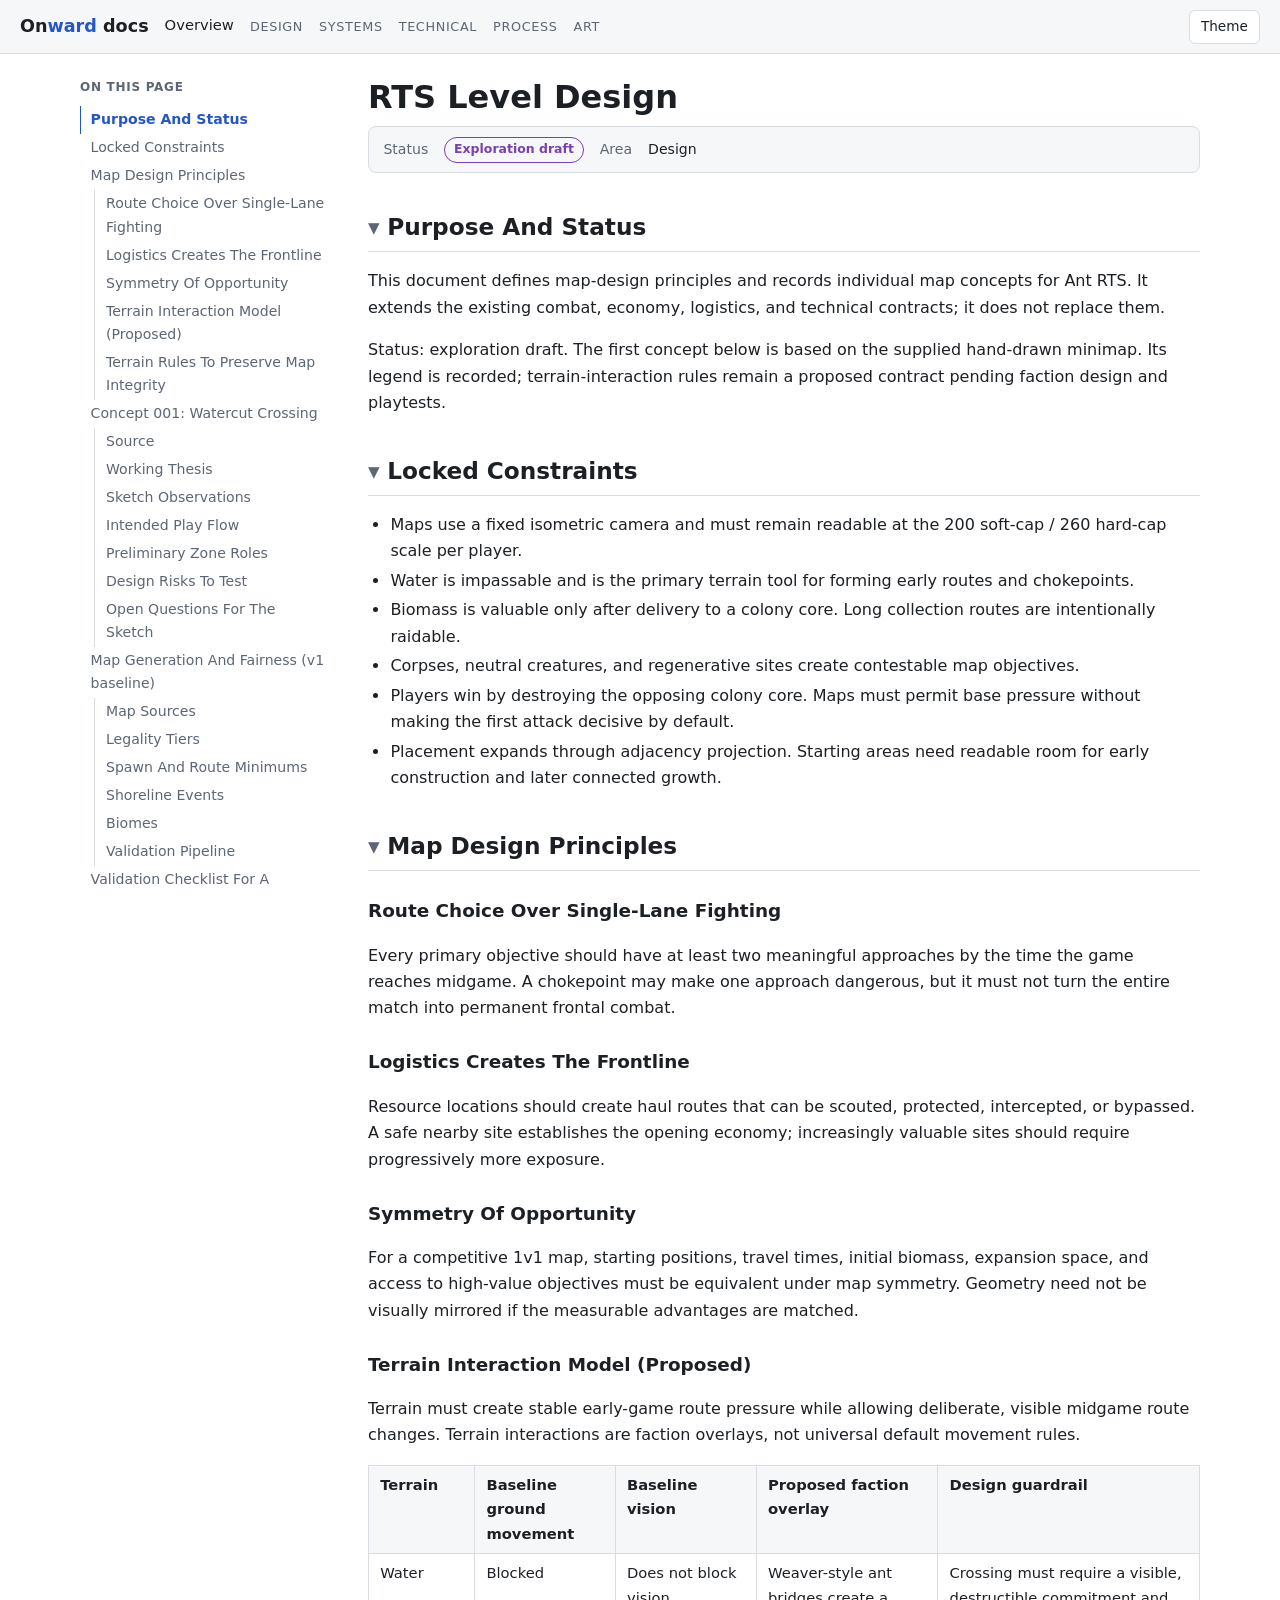
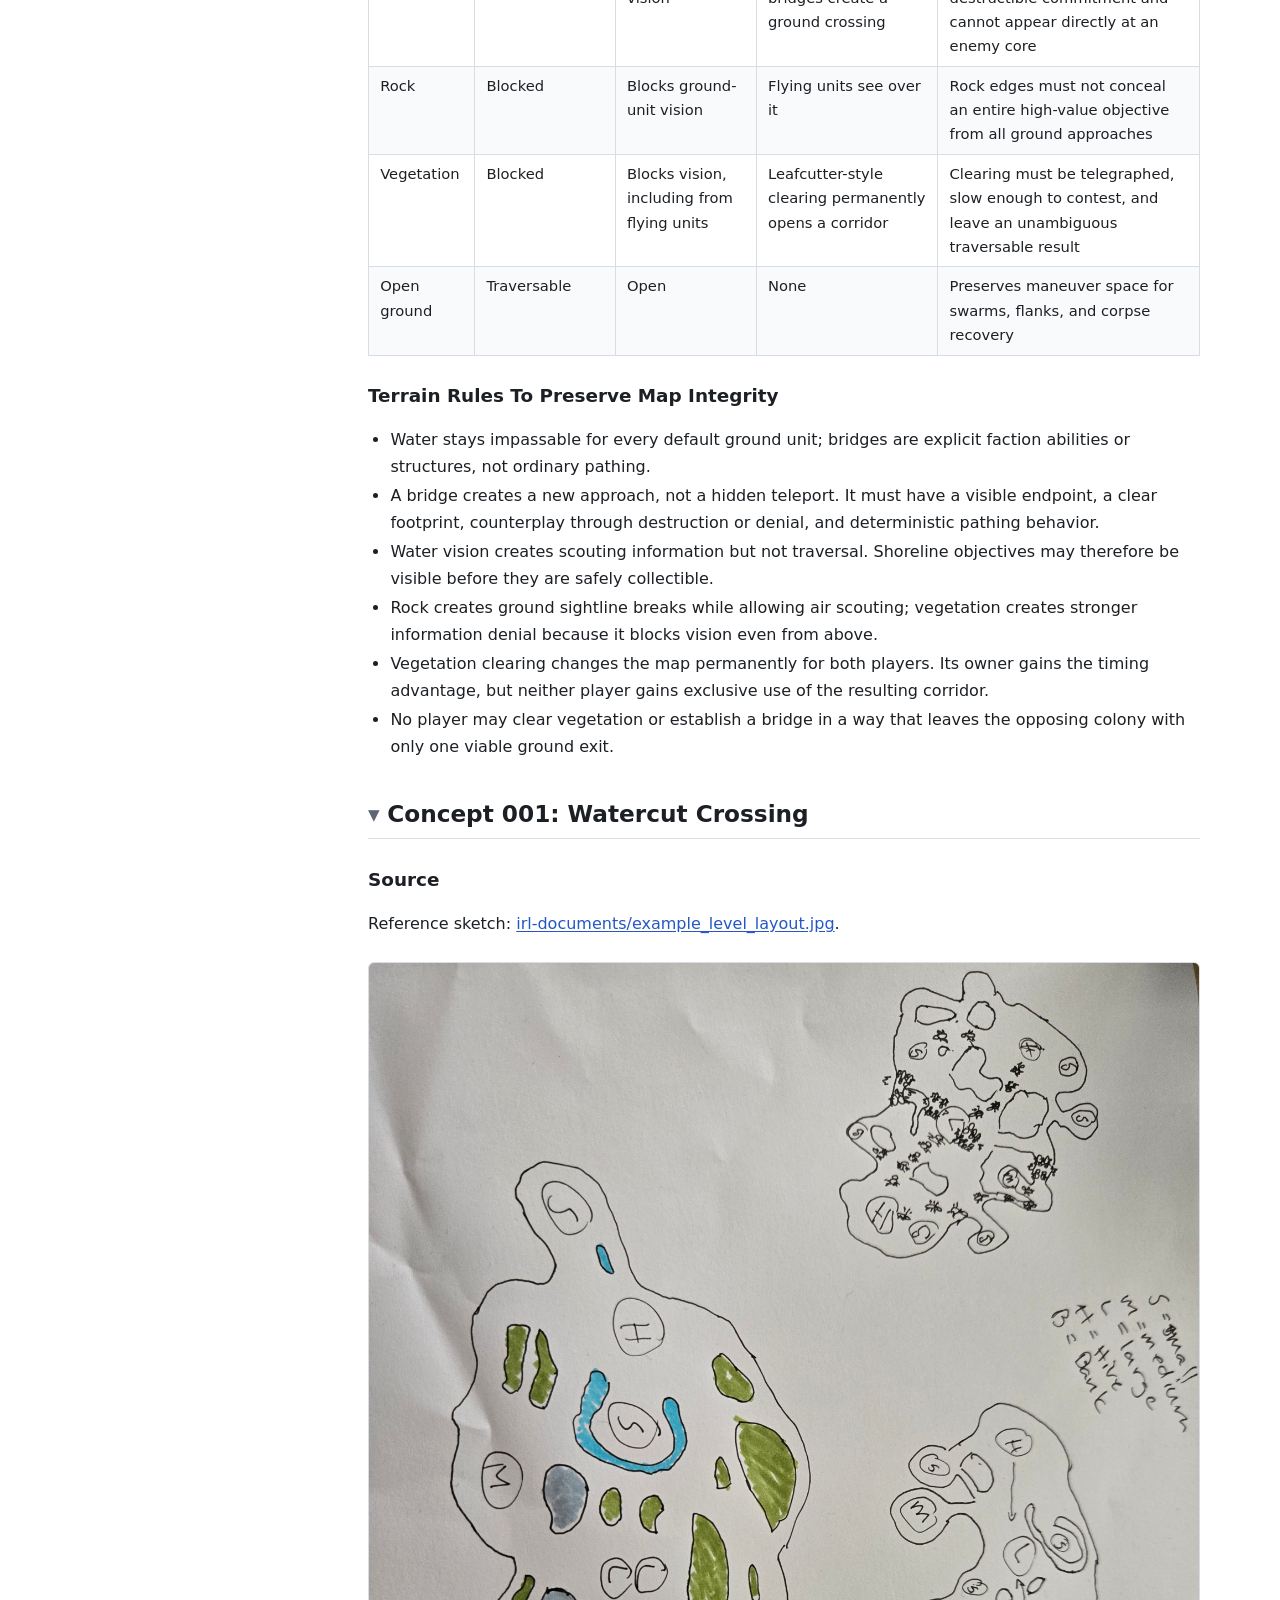
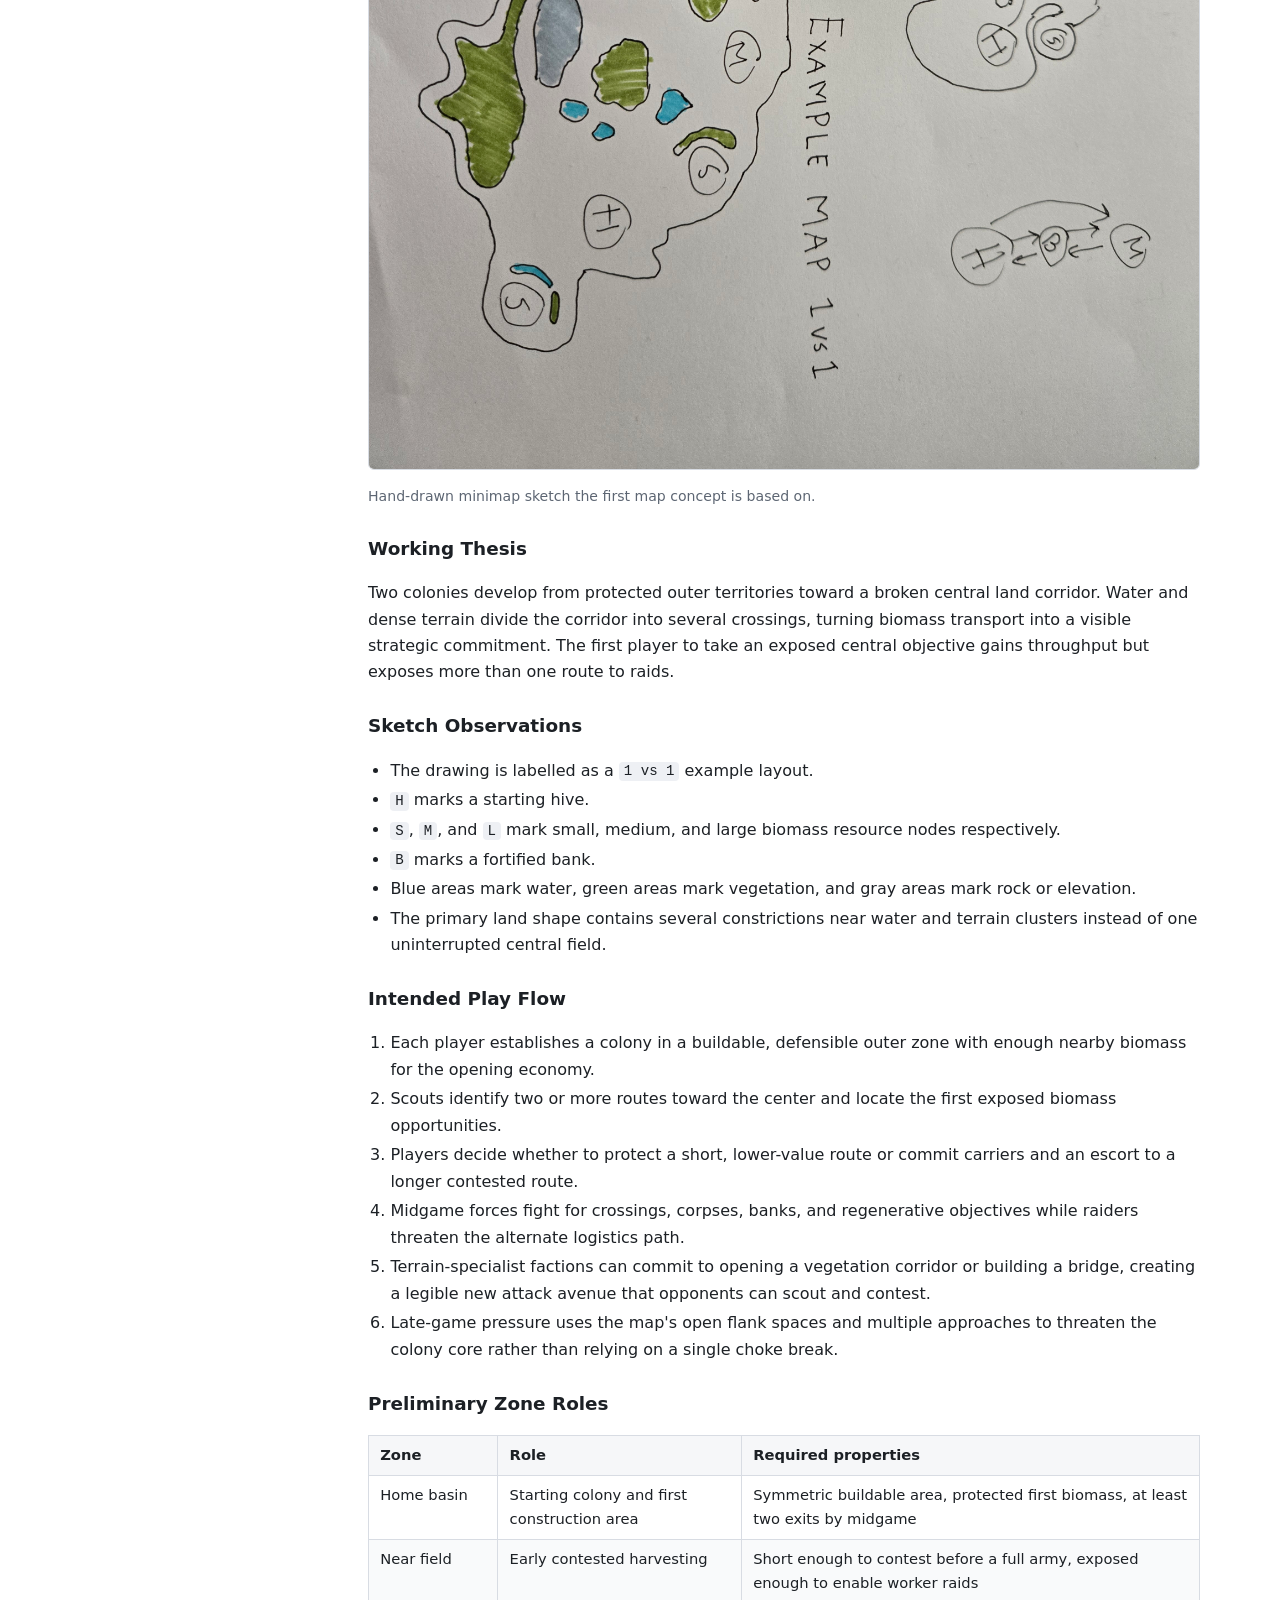
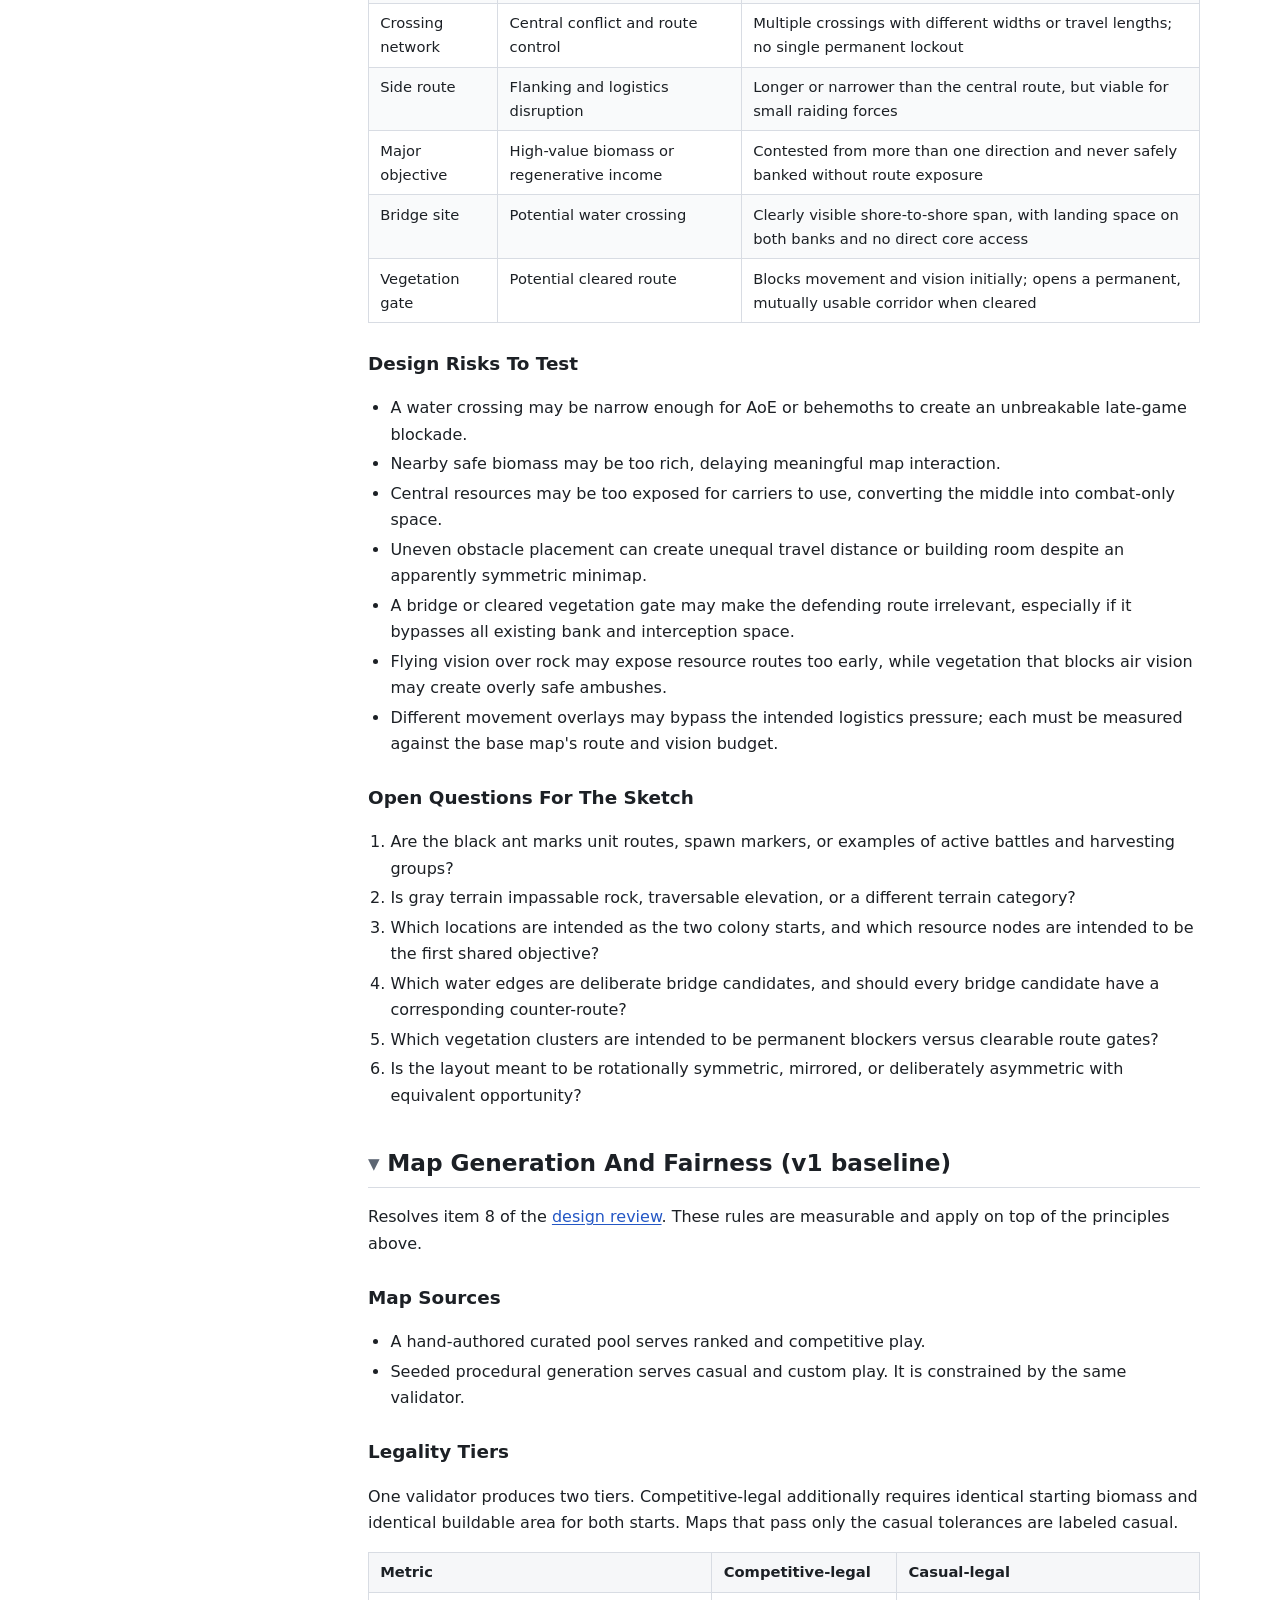
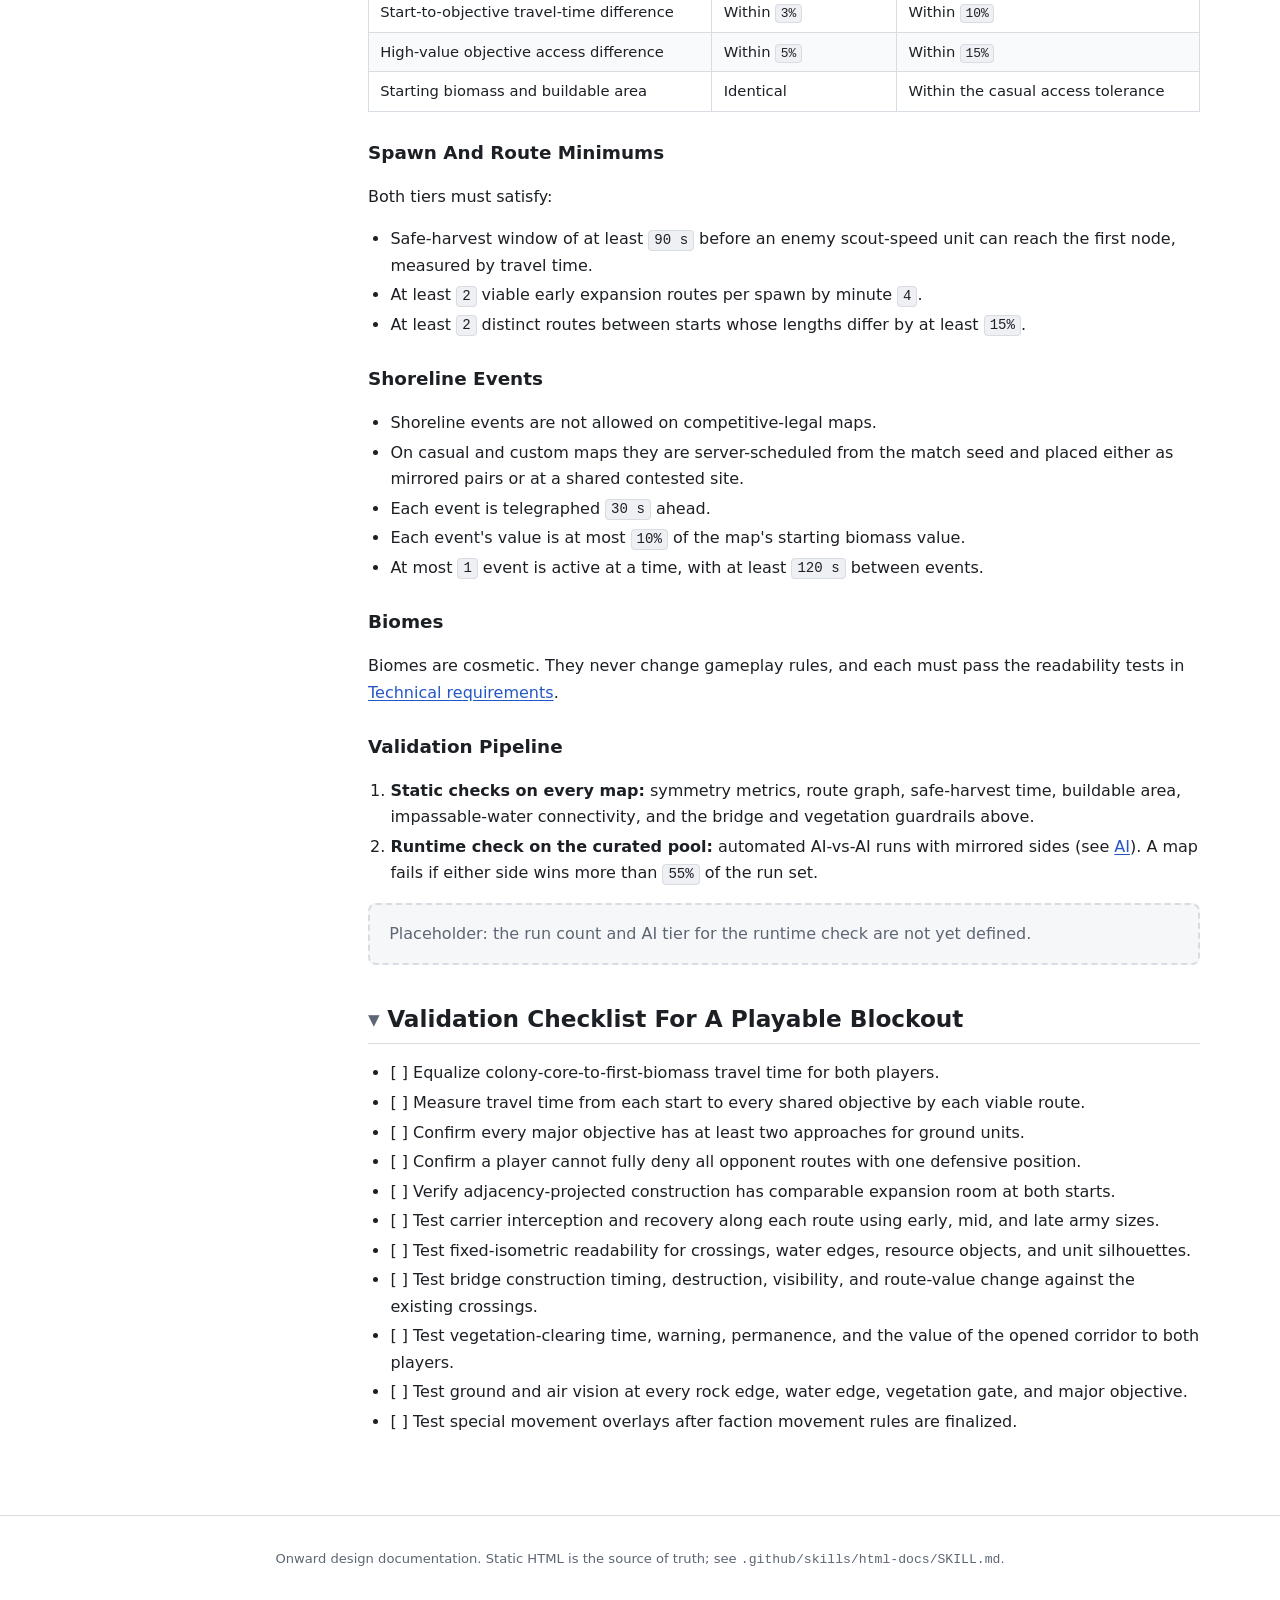
<file: docs/level-design.html>
<!doctype html>
<html lang="en">
<head>
<meta charset="utf-8">
<meta name="viewport" content="width=device-width, initial-scale=1">
<title>RTS Level Design - Onward</title>
<meta name="description" content="Map-design principles and individual map concepts.">
<link rel="stylesheet" href="assets/css/site.css">
<script type="application/ld+json">
{
  "@context": "https://schema.org",
  "@type": "TechArticle",
  "headline": "RTS Level Design",
  "description": "Map-design principles and individual map concepts.",
  "isPartOf": {
    "@type": "CreativeWork",
    "name": "Onward design documentation",
    "url": "index.html"
  },
  "citation": []
}
</script>
<script type="application/json" id="doc-data">
{
  "slug": "level-design",
  "title": "RTS Level Design",
  "group": "Design",
  "status": {
    "key": "draft",
    "label": "Exploration draft"
  },
  "references": [],
  "referencedBy": [],
  "constants": {
    "map_competitive_travel_time_tolerance_pct": "3",
    "map_competitive_objective_access_tolerance_pct": "5",
    "map_casual_travel_time_tolerance_pct": "10",
    "map_casual_objective_access_tolerance_pct": "15",
    "map_safe_harvest_window_s": "90",
    "map_min_early_expansion_routes": "2",
    "map_early_expansion_deadline_min": "4",
    "map_min_routes_between_starts": "2",
    "map_min_route_length_difference_pct": "15",
    "shoreline_event_telegraph_s": "30",
    "shoreline_event_max_value_pct_of_start_biomass": "10",
    "shoreline_event_max_active": "1",
    "shoreline_event_min_gap_s": "120",
    "map_max_side_win_rate_pct": "55"
  },
  "sections": [
    {
      "id": "purpose-and-status",
      "title": "Purpose And Status",
      "level": 2
    },
    {
      "id": "locked-constraints",
      "title": "Locked Constraints",
      "level": 2
    },
    {
      "id": "map-design-principles",
      "title": "Map Design Principles",
      "level": 2
    },
    {
      "id": "concept-001-watercut-crossing",
      "title": "Concept 001: Watercut Crossing",
      "level": 2
    },
    {
      "id": "map-generation-and-fairness",
      "title": "Map Generation And Fairness (v1 baseline)",
      "level": 2
    },
    {
      "id": "validation-checklist-for-a-playable-blockout",
      "title": "Validation Checklist For A Playable Blockout",
      "level": 2
    }
  ]
}
</script>
<script src="assets/js/site.js" defer></script>
</head>
<body>
<a class="skip-link" href="#content">Skip to content</a>
<header class="site-header">
<a class="brand" href="index.html">On<span>ward</span> docs</a>
<nav class="site-nav" aria-label="Documentation">
<ul>
<li><a href="index.html">Overview</a></li>
<li><span class="group-label" tabindex="0">Design</span><ul class="group-links"><li><a href="design-doc.html">Design document</a></li><li><a href="level-design.html" aria-current="page">Level design</a></li><li><a href="potential-factions.html">Potential factions</a></li></ul></li>
<li><span class="group-label" tabindex="0">Systems</span><ul class="group-links"><li><a href="economy-design.html">Economy design</a></li><li><a href="resource-ownership-spec.html">Resource ownership</a></li><li><a href="combat-spec.html">Combat</a></li><li><a href="production-operations-spec.html">Production operations</a></li><li><a href="tech-tree-operational-spec.html">Tech tree</a></li><li><a href="match-termination-spec.html">Match termination</a></li><li><a href="ai-spec.html">AI</a></li></ul></li>
<li><span class="group-label" tabindex="0">Technical</span><ul class="group-links"><li><a href="technical-requirements.html">Technical requirements</a></li></ul></li>
<li><span class="group-label" tabindex="0">Process</span><ul class="group-links"><li><a href="design-review.html">Design review</a></li></ul></li>
<li><span class="group-label" tabindex="0">Art</span><ul class="group-links"><li><a href="art-direction.html">Art direction</a></li></ul></li>
</ul>
</nav>
<div class="header-tools"><button type="button" id="theme-toggle" aria-label="Toggle light or dark theme">Theme</button></div>
</header>
<div class="layout">
<nav class="toc" aria-label="On this page"><h2>On this page</h2>
<ul>
<li><a href="#purpose-and-status">Purpose And Status</a>
</li>
<li><a href="#locked-constraints">Locked Constraints</a>
</li>
<li><a href="#map-design-principles">Map Design Principles</a>
<ul>
<li><a href="#route-choice-over-single-lane-fighting">Route Choice Over Single-Lane Fighting</a></li>
<li><a href="#logistics-creates-the-frontline">Logistics Creates The Frontline</a></li>
<li><a href="#symmetry-of-opportunity">Symmetry Of Opportunity</a></li>
<li><a href="#terrain-interaction-model-proposed">Terrain Interaction Model (Proposed)</a></li>
<li><a href="#terrain-rules-to-preserve-map-integrity">Terrain Rules To Preserve Map Integrity</a></li>
</ul></li>
<li><a href="#concept-001-watercut-crossing">Concept 001: Watercut Crossing</a>
<ul>
<li><a href="#source">Source</a></li>
<li><a href="#working-thesis">Working Thesis</a></li>
<li><a href="#sketch-observations">Sketch Observations</a></li>
<li><a href="#intended-play-flow">Intended Play Flow</a></li>
<li><a href="#preliminary-zone-roles">Preliminary Zone Roles</a></li>
<li><a href="#design-risks-to-test">Design Risks To Test</a></li>
<li><a href="#open-questions-for-the-sketch">Open Questions For The Sketch</a></li>
</ul></li>
<li><a href="#map-generation-and-fairness">Map Generation And Fairness (v1 baseline)</a>
<ul>
<li><a href="#map-sources">Map Sources</a></li>
<li><a href="#legality-tiers">Legality Tiers</a></li>
<li><a href="#spawn-and-route-minimums">Spawn And Route Minimums</a></li>
<li><a href="#shoreline-events">Shoreline Events</a></li>
<li><a href="#biomes">Biomes</a></li>
<li><a href="#validation-pipeline">Validation Pipeline</a></li>
</ul></li>
<li><a href="#validation-checklist-for-a-playable-blockout">Validation Checklist For A Playable Blockout</a>
</li>
</ul>
<div class="toc-tools"><button type="button" id="expand-all">Expand all</button><button type="button" id="collapse-all">Collapse all</button></div></nav>
<main id="content" class="doc">
<h1 id="rts-level-design">RTS Level Design</h1>
<div class="doc-meta"><dl><dt>Status</dt><dd><span class="badge" data-status="draft">Exploration draft</span></dd><dt>Area</dt><dd>Design</dd></dl></div>
<section aria-labelledby="purpose-and-status">
<h2 id="purpose-and-status">Purpose And Status <a class="anchor" href="#purpose-and-status" aria-label="Link to this section">#</a></h2>
<p>This document defines map-design principles and records individual map concepts for Ant RTS. It extends the existing combat, economy, logistics, and technical contracts; it does not replace them.</p>
<p>Status: exploration draft. The first concept below is based on the supplied hand-drawn minimap. Its legend is recorded; terrain-interaction rules remain a proposed contract pending faction design and playtests.</p>
</section>
<section aria-labelledby="locked-constraints">
<h2 id="locked-constraints">Locked Constraints <a class="anchor" href="#locked-constraints" aria-label="Link to this section">#</a></h2>
<ul>
<li>Maps use a fixed isometric camera and must remain readable at the 200 soft-cap / 260 hard-cap scale per player.</li>
<li>Water is impassable and is the primary terrain tool for forming early routes and chokepoints.</li>
<li>Biomass is valuable only after delivery to a colony core. Long collection routes are intentionally raidable.</li>
<li>Corpses, neutral creatures, and regenerative sites create contestable map objectives.</li>
<li>Players win by destroying the opposing colony core. Maps must permit base pressure without making the first attack decisive by default.</li>
<li>Placement expands through adjacency projection. Starting areas need readable room for early construction and later connected growth.</li>
</ul>
</section>
<section aria-labelledby="map-design-principles">
<h2 id="map-design-principles">Map Design Principles <a class="anchor" href="#map-design-principles" aria-label="Link to this section">#</a></h2>
<h3 id="route-choice-over-single-lane-fighting">Route Choice Over Single-Lane Fighting <a class="anchor" href="#route-choice-over-single-lane-fighting" aria-label="Link to this section">#</a></h3>
<p>Every primary objective should have at least two meaningful approaches by the time the game reaches midgame. A chokepoint may make one approach dangerous, but it must not turn the entire match into permanent frontal combat.</p>
<h3 id="logistics-creates-the-frontline">Logistics Creates The Frontline <a class="anchor" href="#logistics-creates-the-frontline" aria-label="Link to this section">#</a></h3>
<p>Resource locations should create haul routes that can be scouted, protected, intercepted, or bypassed. A safe nearby site establishes the opening economy; increasingly valuable sites should require progressively more exposure.</p>
<h3 id="symmetry-of-opportunity">Symmetry Of Opportunity <a class="anchor" href="#symmetry-of-opportunity" aria-label="Link to this section">#</a></h3>
<p>For a competitive 1v1 map, starting positions, travel times, initial biomass, expansion space, and access to high-value objectives must be equivalent under map symmetry. Geometry need not be visually mirrored if the measurable advantages are matched.</p>
<h3 id="terrain-interaction-model-proposed">Terrain Interaction Model (Proposed) <a class="anchor" href="#terrain-interaction-model-proposed" aria-label="Link to this section">#</a></h3>
<p>Terrain must create stable early-game route pressure while allowing deliberate, visible midgame route changes. Terrain interactions are faction overlays, not universal default movement rules.</p>
<div class="table-wrap"><table>
<thead>
<tr>
<th>Terrain</th>
<th>Baseline ground movement</th>
<th>Baseline vision</th>
<th>Proposed faction overlay</th>
<th>Design guardrail</th>
</tr>
</thead>
<tbody>
<tr>
<td>Water</td>
<td>Blocked</td>
<td>Does not block vision</td>
<td>Weaver-style ant bridges create a ground crossing</td>
<td>Crossing must require a visible, destructible commitment and cannot appear directly at an enemy core</td>
</tr>
<tr>
<td>Rock</td>
<td>Blocked</td>
<td>Blocks ground-unit vision</td>
<td>Flying units see over it</td>
<td>Rock edges must not conceal an entire high-value objective from all ground approaches</td>
</tr>
<tr>
<td>Vegetation</td>
<td>Blocked</td>
<td>Blocks vision, including from flying units</td>
<td>Leafcutter-style clearing permanently opens a corridor</td>
<td>Clearing must be telegraphed, slow enough to contest, and leave an unambiguous traversable result</td>
</tr>
<tr>
<td>Open ground</td>
<td>Traversable</td>
<td>Open</td>
<td>None</td>
<td>Preserves maneuver space for swarms, flanks, and corpse recovery</td>
</tr>
</tbody>
</table></div>
<h3 id="terrain-rules-to-preserve-map-integrity">Terrain Rules To Preserve Map Integrity <a class="anchor" href="#terrain-rules-to-preserve-map-integrity" aria-label="Link to this section">#</a></h3>
<ul>
<li>Water stays impassable for every default ground unit; bridges are explicit faction abilities or structures, not ordinary pathing.</li>
<li>A bridge creates a new approach, not a hidden teleport. It must have a visible endpoint, a clear footprint, counterplay through destruction or denial, and deterministic pathing behavior.</li>
<li>Water vision creates scouting information but not traversal. Shoreline objectives may therefore be visible before they are safely collectible.</li>
<li>Rock creates ground sightline breaks while allowing air scouting; vegetation creates stronger information denial because it blocks vision even from above.</li>
<li>Vegetation clearing changes the map permanently for both players. Its owner gains the timing advantage, but neither player gains exclusive use of the resulting corridor.</li>
<li>No player may clear vegetation or establish a bridge in a way that leaves the opposing colony with only one viable ground exit.</li>
</ul>
</section>
<section aria-labelledby="concept-001-watercut-crossing">
<h2 id="concept-001-watercut-crossing">Concept 001: Watercut Crossing <a class="anchor" href="#concept-001-watercut-crossing" aria-label="Link to this section">#</a></h2>
<h3 id="source">Source <a class="anchor" href="#source" aria-label="Link to this section">#</a></h3>
<p>Reference sketch: <a href="assets/img/example_level_layout.jpg">irl-documents/example_level_layout.jpg</a>.</p>
<figure>
<img src="assets/img/example_level_layout.jpg" alt="Hand-drawn minimap sketch of the example level layout" width="1000" loading="lazy">
<figcaption>Hand-drawn minimap sketch the first map concept is based on.</figcaption>
</figure>
<h3 id="working-thesis">Working Thesis <a class="anchor" href="#working-thesis" aria-label="Link to this section">#</a></h3>
<p>Two colonies develop from protected outer territories toward a broken central land corridor. Water and dense terrain divide the corridor into several crossings, turning biomass transport into a visible strategic commitment. The first player to take an exposed central objective gains throughput but exposes more than one route to raids.</p>
<h3 id="sketch-observations">Sketch Observations <a class="anchor" href="#sketch-observations" aria-label="Link to this section">#</a></h3>
<ul>
<li>The drawing is labelled as a <code>1 vs 1</code> example layout.</li>
<li><code>H</code> marks a starting hive.</li>
<li><code>S</code>, <code>M</code>, and <code>L</code> mark small, medium, and large biomass resource nodes respectively.</li>
<li><code>B</code> marks a fortified bank.</li>
<li>Blue areas mark water, green areas mark vegetation, and gray areas mark rock or elevation.</li>
<li>The primary land shape contains several constrictions near water and terrain clusters instead of one uninterrupted central field.</li>
</ul>
<h3 id="intended-play-flow">Intended Play Flow <a class="anchor" href="#intended-play-flow" aria-label="Link to this section">#</a></h3>
<ol>
<li>Each player establishes a colony in a buildable, defensible outer zone with enough nearby biomass for the opening economy.</li>
<li>Scouts identify two or more routes toward the center and locate the first exposed biomass opportunities.</li>
<li>Players decide whether to protect a short, lower-value route or commit carriers and an escort to a longer contested route.</li>
<li>Midgame forces fight for crossings, corpses, banks, and regenerative objectives while raiders threaten the alternate logistics path.</li>
<li>Terrain-specialist factions can commit to opening a vegetation corridor or building a bridge, creating a legible new attack avenue that opponents can scout and contest.</li>
<li>Late-game pressure uses the map's open flank spaces and multiple approaches to threaten the colony core rather than relying on a single choke break.</li>
</ol>
<h3 id="preliminary-zone-roles">Preliminary Zone Roles <a class="anchor" href="#preliminary-zone-roles" aria-label="Link to this section">#</a></h3>
<div class="table-wrap"><table>
<thead>
<tr>
<th>Zone</th>
<th>Role</th>
<th>Required properties</th>
</tr>
</thead>
<tbody>
<tr>
<td>Home basin</td>
<td>Starting colony and first construction area</td>
<td>Symmetric buildable area, protected first biomass, at least two exits by midgame</td>
</tr>
<tr>
<td>Near field</td>
<td>Early contested harvesting</td>
<td>Short enough to contest before a full army, exposed enough to enable worker raids</td>
</tr>
<tr>
<td>Crossing network</td>
<td>Central conflict and route control</td>
<td>Multiple crossings with different widths or travel lengths; no single permanent lockout</td>
</tr>
<tr>
<td>Side route</td>
<td>Flanking and logistics disruption</td>
<td>Longer or narrower than the central route, but viable for small raiding forces</td>
</tr>
<tr>
<td>Major objective</td>
<td>High-value biomass or regenerative income</td>
<td>Contested from more than one direction and never safely banked without route exposure</td>
</tr>
<tr>
<td>Bridge site</td>
<td>Potential water crossing</td>
<td>Clearly visible shore-to-shore span, with landing space on both banks and no direct core access</td>
</tr>
<tr>
<td>Vegetation gate</td>
<td>Potential cleared route</td>
<td>Blocks movement and vision initially; opens a permanent, mutually usable corridor when cleared</td>
</tr>
</tbody>
</table></div>
<h3 id="design-risks-to-test">Design Risks To Test <a class="anchor" href="#design-risks-to-test" aria-label="Link to this section">#</a></h3>
<ul>
<li>A water crossing may be narrow enough for AoE or behemoths to create an unbreakable late-game blockade.</li>
<li>Nearby safe biomass may be too rich, delaying meaningful map interaction.</li>
<li>Central resources may be too exposed for carriers to use, converting the middle into combat-only space.</li>
<li>Uneven obstacle placement can create unequal travel distance or building room despite an apparently symmetric minimap.</li>
<li>A bridge or cleared vegetation gate may make the defending route irrelevant, especially if it bypasses all existing bank and interception space.</li>
<li>Flying vision over rock may expose resource routes too early, while vegetation that blocks air vision may create overly safe ambushes.</li>
<li>Different movement overlays may bypass the intended logistics pressure; each must be measured against the base map's route and vision budget.</li>
</ul>
<h3 id="open-questions-for-the-sketch">Open Questions For The Sketch <a class="anchor" href="#open-questions-for-the-sketch" aria-label="Link to this section">#</a></h3>
<ol>
<li>Are the black ant marks unit routes, spawn markers, or examples of active battles and harvesting groups?</li>
<li>Is gray terrain impassable rock, traversable elevation, or a different terrain category?</li>
<li>Which locations are intended as the two colony starts, and which resource nodes are intended to be the first shared objective?</li>
<li>Which water edges are deliberate bridge candidates, and should every bridge candidate have a corresponding counter-route?</li>
<li>Which vegetation clusters are intended to be permanent blockers versus clearable route gates?</li>
<li>Is the layout meant to be rotationally symmetric, mirrored, or deliberately asymmetric with equivalent opportunity?</li>
</ol>
</section>
<section aria-labelledby="map-generation-and-fairness">
<h2 id="map-generation-and-fairness">Map Generation And Fairness (v1 baseline) <a class="anchor" href="#map-generation-and-fairness" aria-label="Link to this section">#</a></h2>
<p>Resolves item 8 of the <a href="design-review.html#8-map-generation-and-fairness-constraints-medium">design review</a>. These rules are measurable and apply on top of the principles above.</p>
<h3 id="map-sources">Map Sources <a class="anchor" href="#map-sources" aria-label="Link to this section">#</a></h3>
<ul>
<li>A hand-authored curated pool serves ranked and competitive play.</li>
<li>Seeded procedural generation serves casual and custom play. It is constrained by the same validator.</li>
</ul>
<h3 id="legality-tiers" >Legality Tiers <a class="anchor" href="#legality-tiers" aria-label="Link to this section">#</a></h3>
<p>One validator produces two tiers. Competitive-legal additionally requires identical starting biomass and identical buildable area for both starts. Maps that pass only the casual tolerances are labeled casual.</p>
<div class="table-wrap"><table>
<thead><tr><th scope="col">Metric</th><th scope="col">Competitive-legal</th><th scope="col">Casual-legal</th></tr></thead>
<tbody>
<tr><td>Start-to-objective travel-time difference</td><td>Within <code data-constant="map_competitive_travel_time_tolerance_pct" data-value="3">3%</code></td><td>Within <code data-constant="map_casual_travel_time_tolerance_pct" data-value="10">10%</code></td></tr>
<tr><td>High-value objective access difference</td><td>Within <code data-constant="map_competitive_objective_access_tolerance_pct" data-value="5">5%</code></td><td>Within <code data-constant="map_casual_objective_access_tolerance_pct" data-value="15">15%</code></td></tr>
<tr><td>Starting biomass and buildable area</td><td>Identical</td><td>Within the casual access tolerance</td></tr>
</tbody>
</table></div>
<h3 id="spawn-and-route-minimums">Spawn And Route Minimums <a class="anchor" href="#spawn-and-route-minimums" aria-label="Link to this section">#</a></h3>
<p>Both tiers must satisfy:</p>
<ul>
<li>Safe-harvest window of at least <code data-constant="map_safe_harvest_window_s" data-value="90">90 s</code> before an enemy scout-speed unit can reach the first node, measured by travel time.</li>
<li>At least <code data-constant="map_min_early_expansion_routes" data-value="2">2</code> viable early expansion routes per spawn by minute <code data-constant="map_early_expansion_deadline_min" data-value="4">4</code>.</li>
<li>At least <code data-constant="map_min_routes_between_starts" data-value="2">2</code> distinct routes between starts whose lengths differ by at least <code data-constant="map_min_route_length_difference_pct" data-value="15">15%</code>.</li>
</ul>
<h3 id="shoreline-events">Shoreline Events <a class="anchor" href="#shoreline-events" aria-label="Link to this section">#</a></h3>
<ul>
<li>Shoreline events are not allowed on competitive-legal maps.</li>
<li>On casual and custom maps they are server-scheduled from the match seed and placed either as mirrored pairs or at a shared contested site.</li>
<li>Each event is telegraphed <code data-constant="shoreline_event_telegraph_s" data-value="30">30 s</code> ahead.</li>
<li>Each event's value is at most <code data-constant="shoreline_event_max_value_pct_of_start_biomass" data-value="10">10%</code> of the map's starting biomass value.</li>
<li>At most <code data-constant="shoreline_event_max_active" data-value="1">1</code> event is active at a time, with at least <code data-constant="shoreline_event_min_gap_s" data-value="120">120 s</code> between events.</li>
</ul>
<h3 id="biomes">Biomes <a class="anchor" href="#biomes" aria-label="Link to this section">#</a></h3>
<p>Biomes are cosmetic. They never change gameplay rules, and each must pass the readability tests in <a href="technical-requirements.html#readability-tests">Technical requirements</a>.</p>
<h3 id="validation-pipeline">Validation Pipeline <a class="anchor" href="#validation-pipeline" aria-label="Link to this section">#</a></h3>
<ol>
<li><strong>Static checks on every map:</strong> symmetry metrics, route graph, safe-harvest time, buildable area, impassable-water connectivity, and the bridge and vegetation guardrails above.</li>
<li><strong>Runtime check on the curated pool:</strong> automated AI-vs-AI runs with mirrored sides (see <a href="ai-spec.html">AI</a>). A map fails if either side wins more than <code data-constant="map_max_side_win_rate_pct" data-value="55">55%</code> of the run set.</li>
</ol>
<p class="placeholder-box">Placeholder: the run count and AI tier for the runtime check are not yet defined.</p>
</section>

<section aria-labelledby="validation-checklist-for-a-playable-blockout">
<h2 id="validation-checklist-for-a-playable-blockout">Validation Checklist For A Playable Blockout <a class="anchor" href="#validation-checklist-for-a-playable-blockout" aria-label="Link to this section">#</a></h2>
<ul>
<li>[ ] Equalize colony-core-to-first-biomass travel time for both players.</li>
<li>[ ] Measure travel time from each start to every shared objective by each viable route.</li>
<li>[ ] Confirm every major objective has at least two approaches for ground units.</li>
<li>[ ] Confirm a player cannot fully deny all opponent routes with one defensive position.</li>
<li>[ ] Verify adjacency-projected construction has comparable expansion room at both starts.</li>
<li>[ ] Test carrier interception and recovery along each route using early, mid, and late army sizes.</li>
<li>[ ] Test fixed-isometric readability for crossings, water edges, resource objects, and unit silhouettes.</li>
<li>[ ] Test bridge construction timing, destruction, visibility, and route-value change against the existing crossings.</li>
<li>[ ] Test vegetation-clearing time, warning, permanence, and the value of the opened corridor to both players.</li>
<li>[ ] Test ground and air vision at every rock edge, water edge, vegetation gate, and major objective.</li>
<li>[ ] Test special movement overlays after faction movement rules are finalized.</li>
</ul>
</section>


</main>
</div>
<footer class="site-footer">Onward design documentation. Static HTML is the source of truth; see <code>.github/skills/html-docs/SKILL.md</code>.</footer>
</body>
</html>
</file>
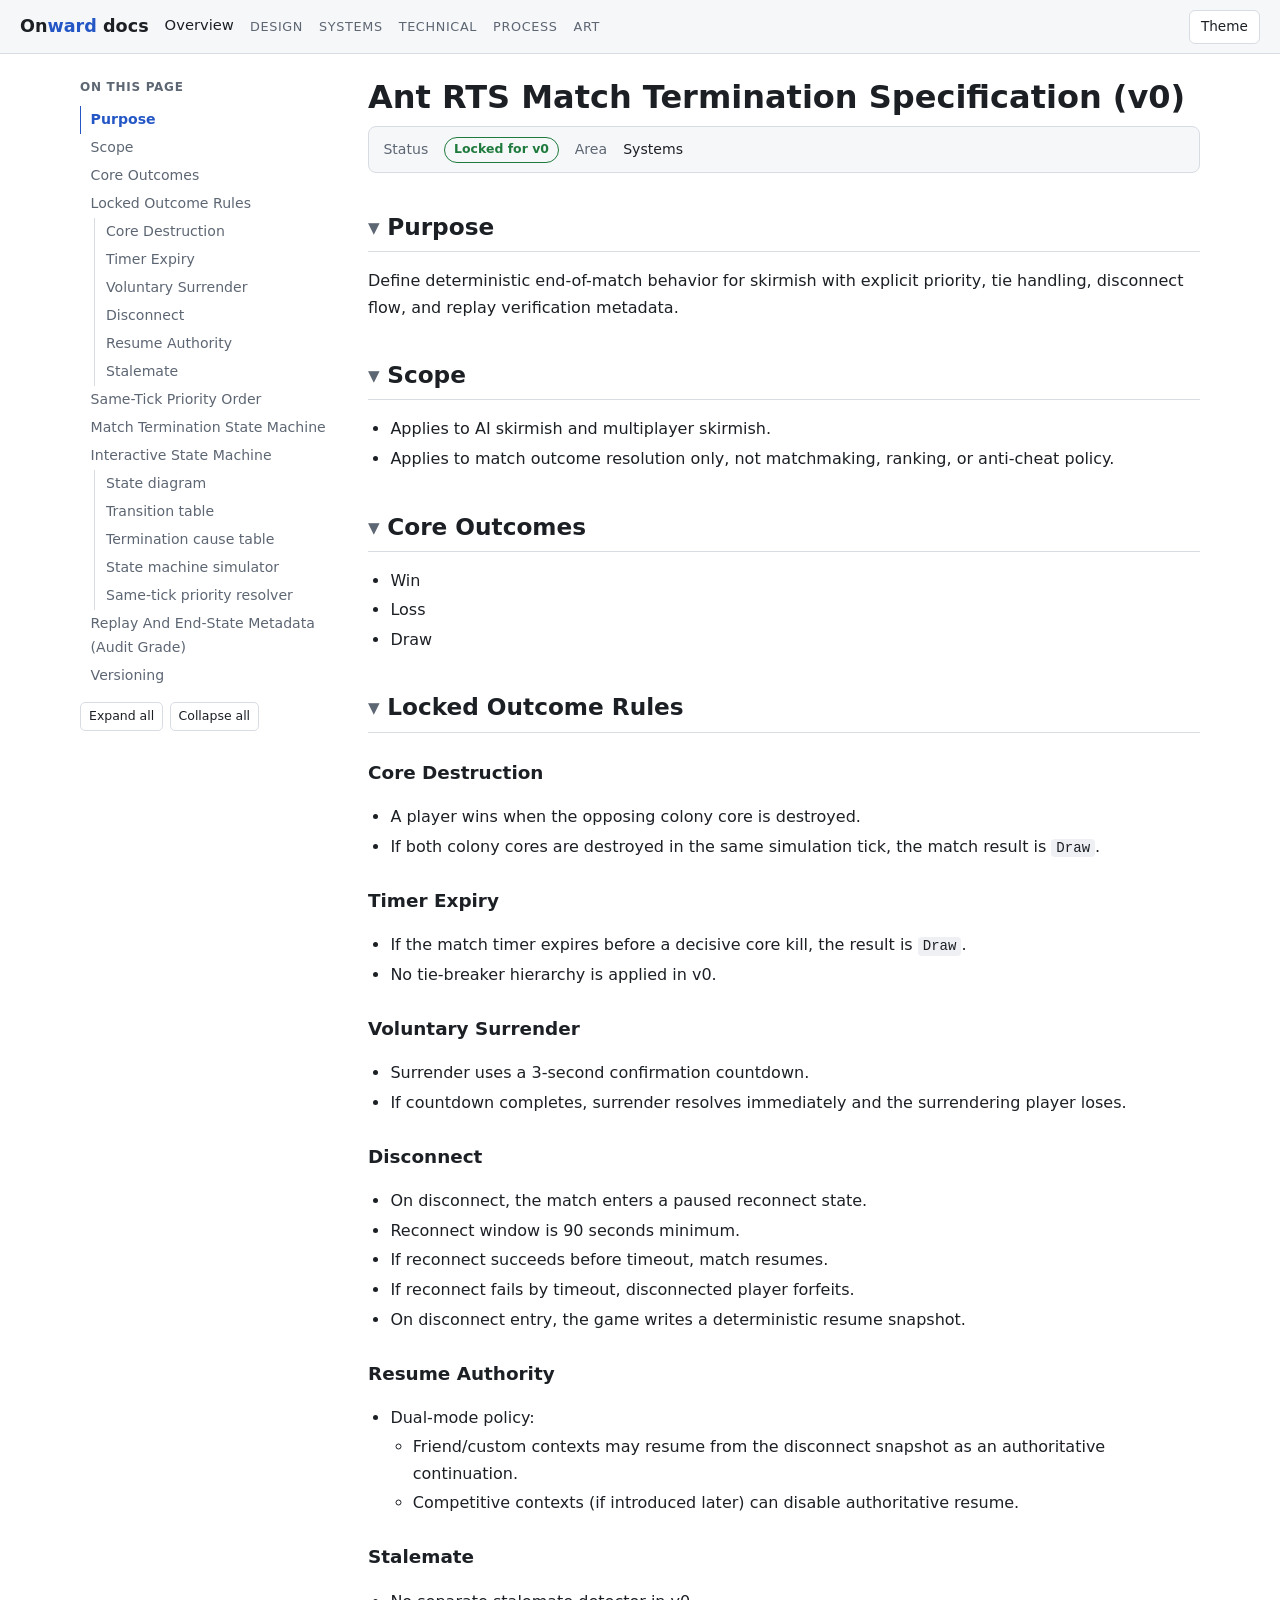
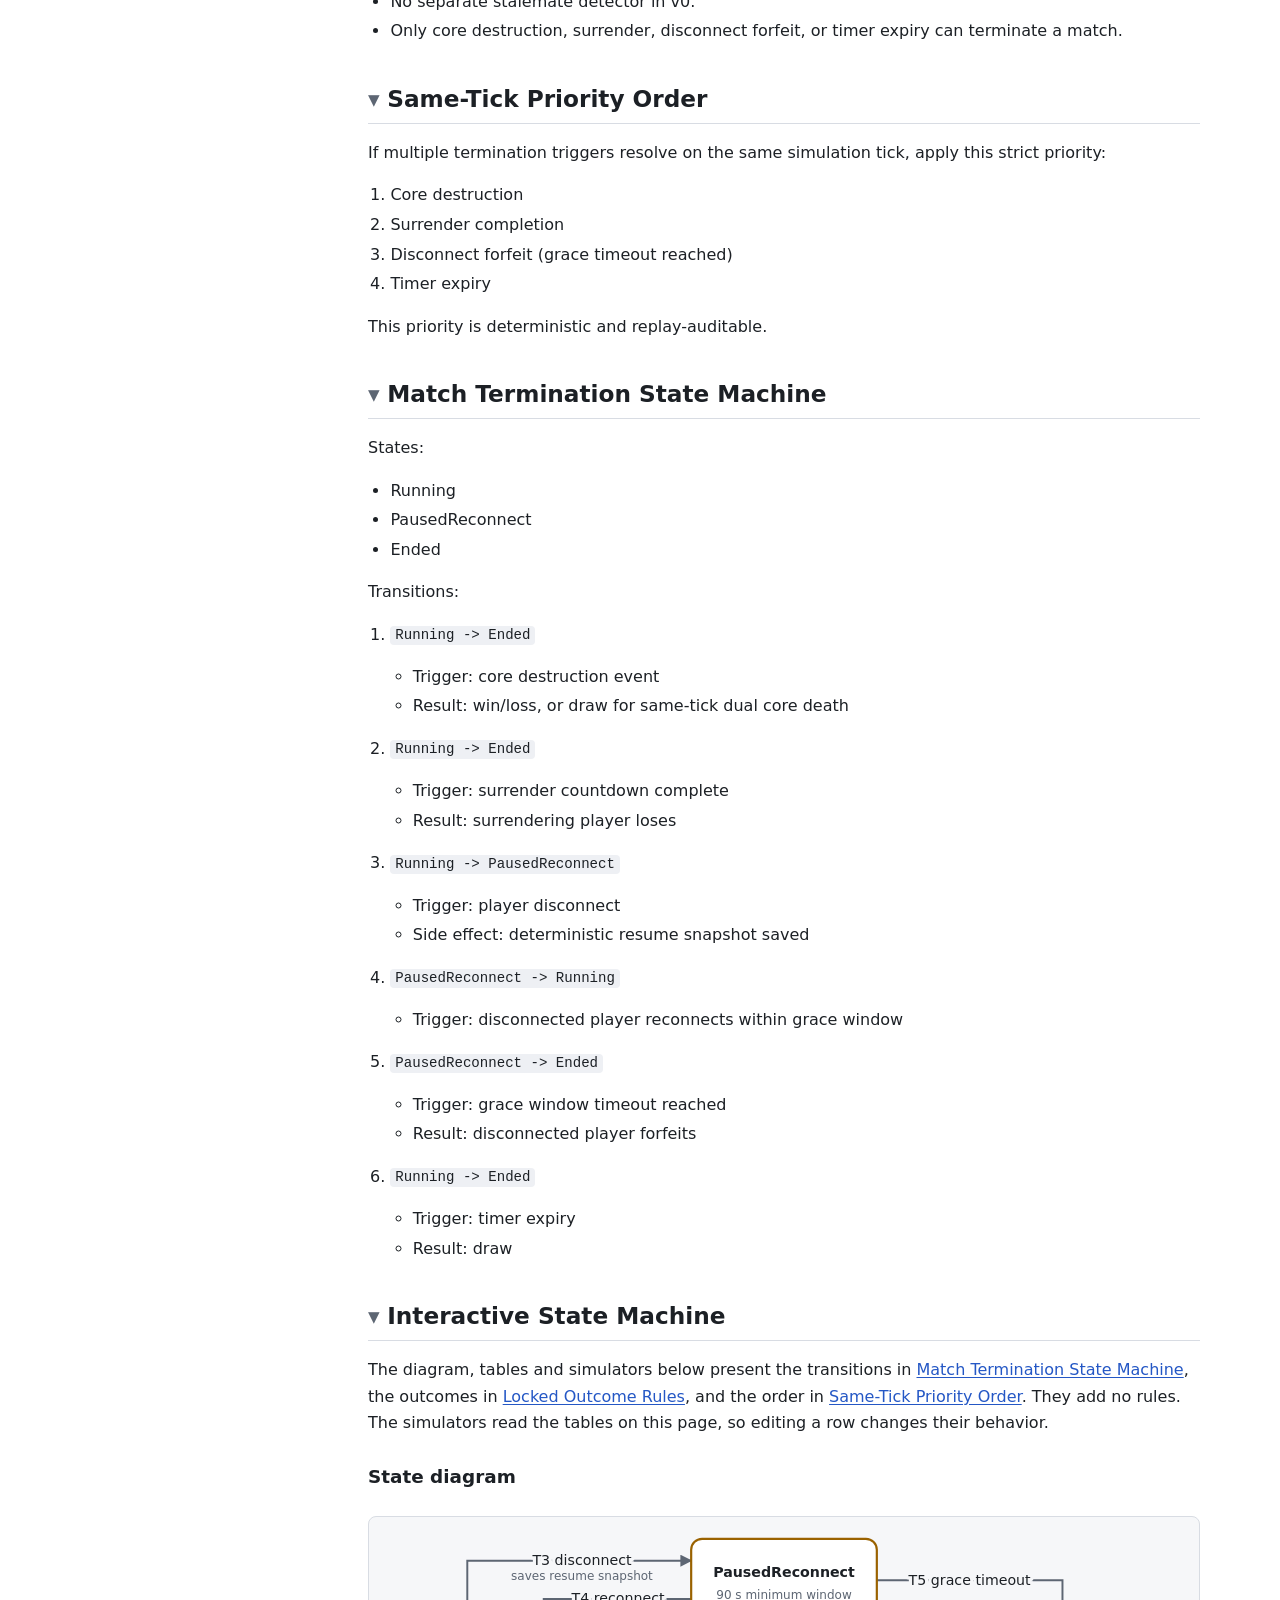
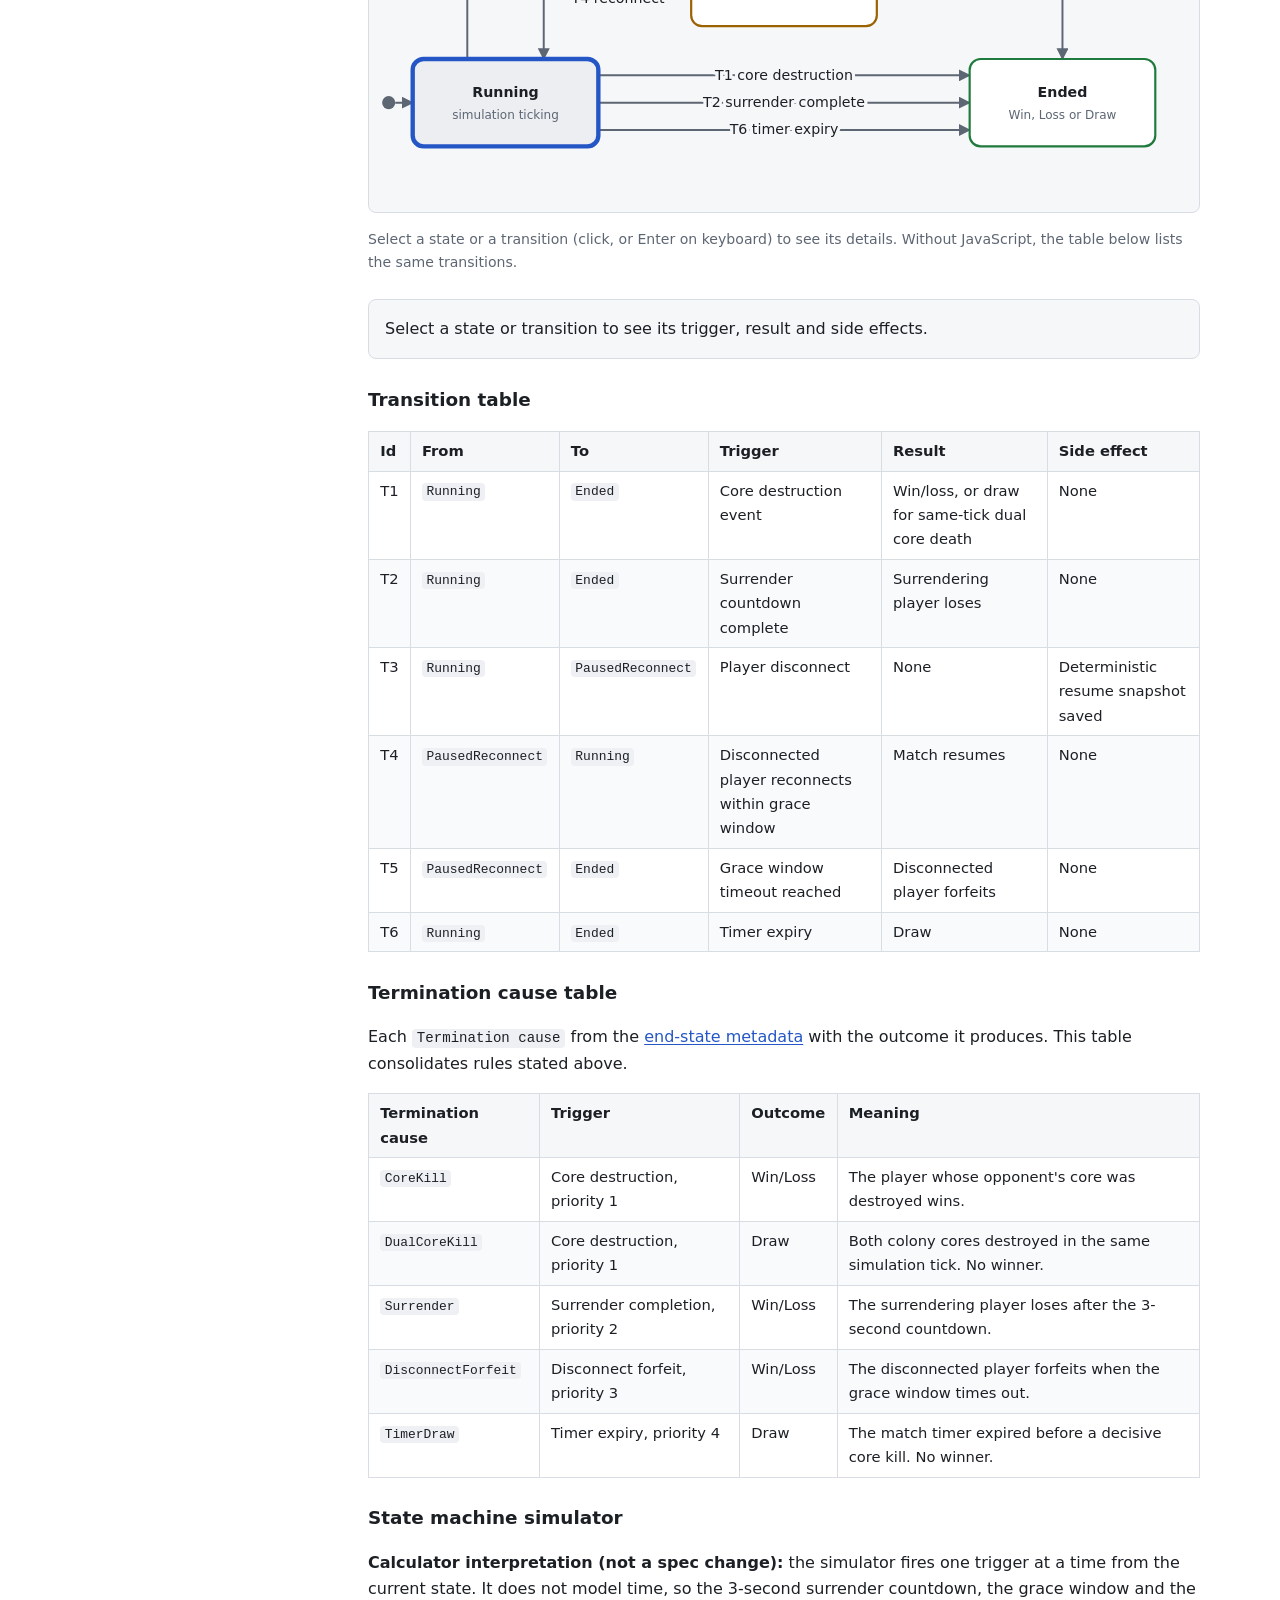
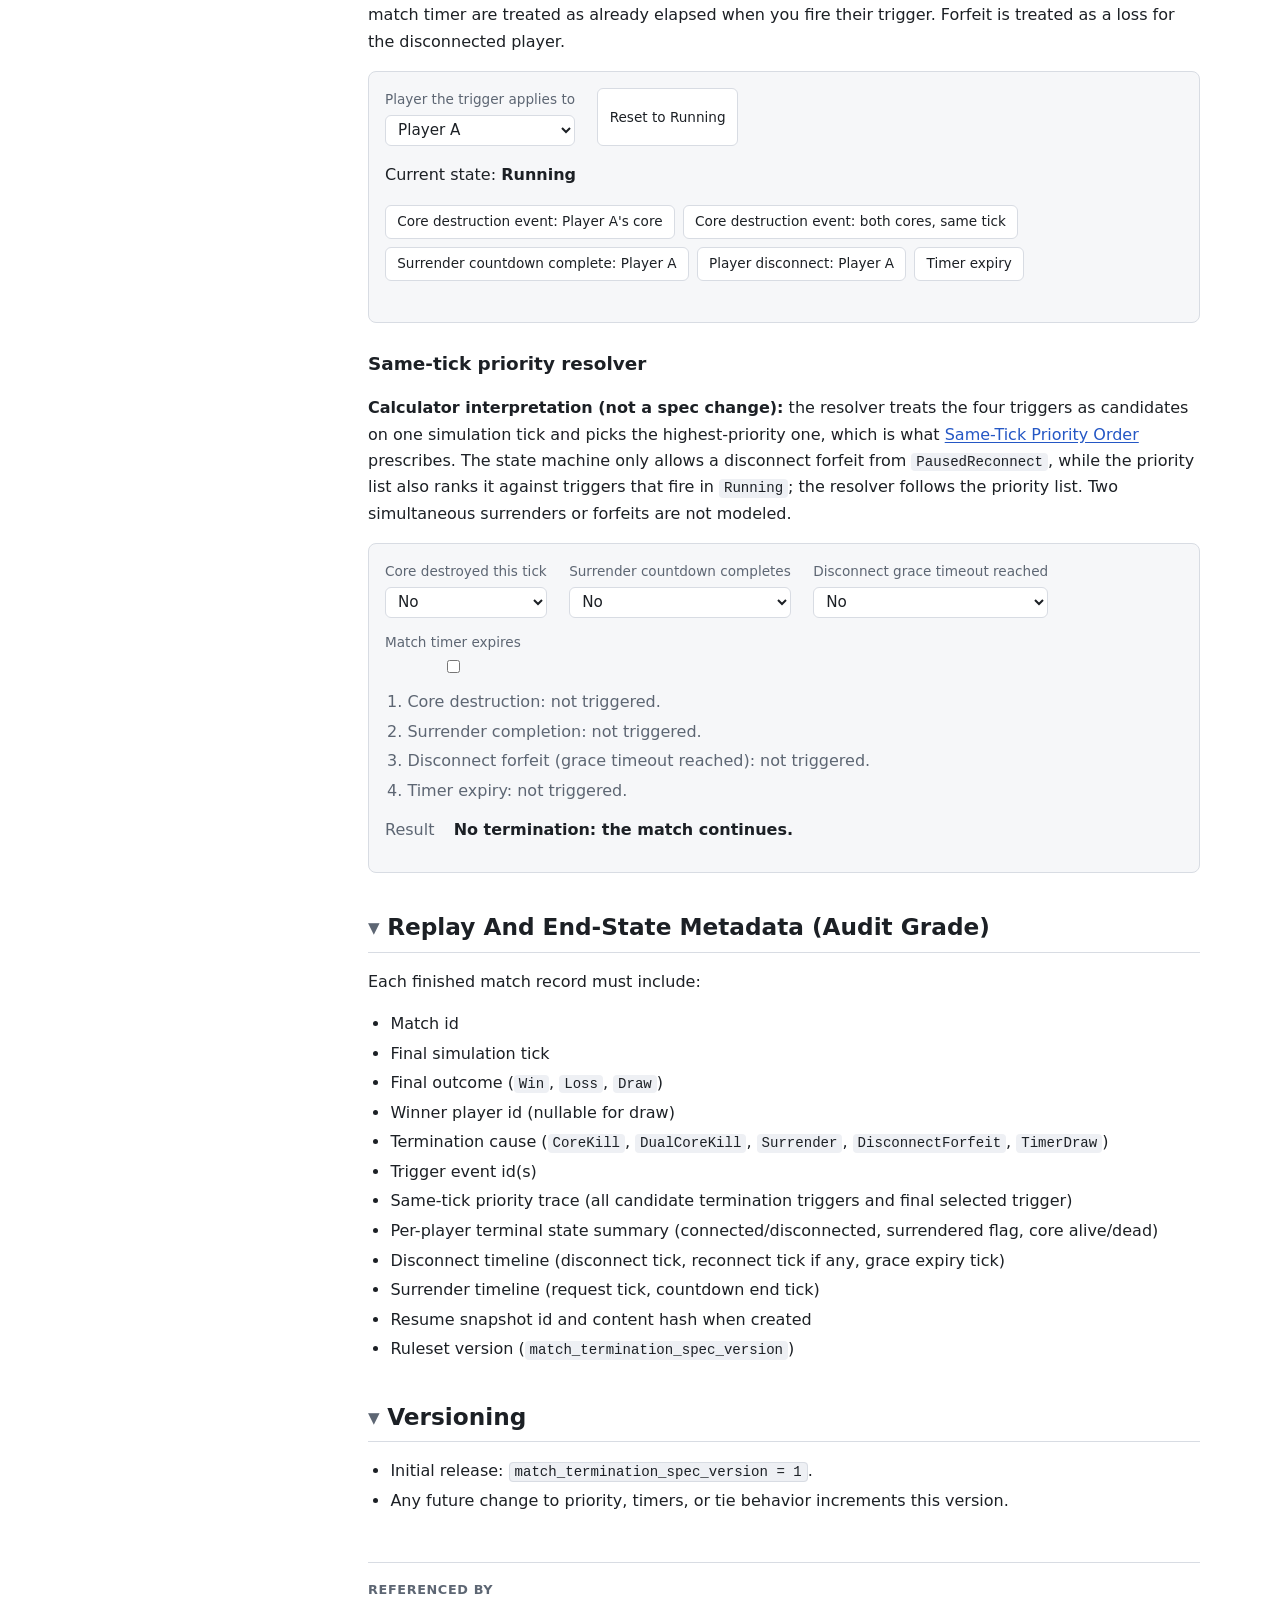
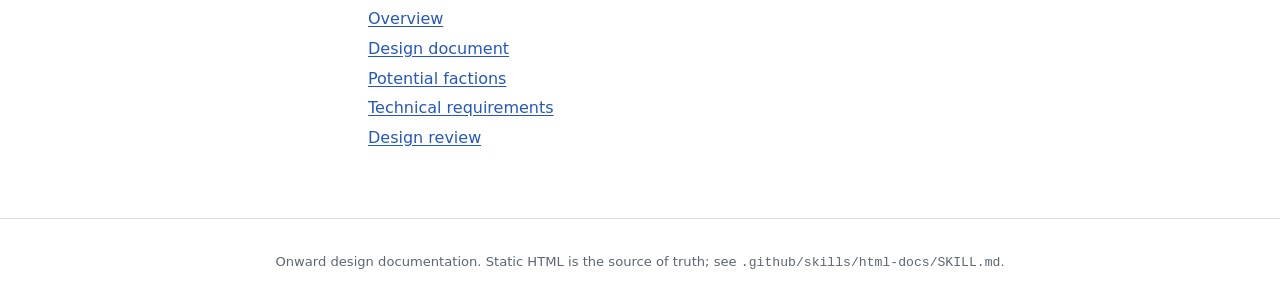
<file: docs/match-termination-spec.html>
<!doctype html>
<html lang="en">
<head>
<meta charset="utf-8">
<meta name="viewport" content="width=device-width, initial-scale=1">
<title>Ant RTS Match Termination Specification (v0) - Onward</title>
<meta name="description" content="Match outcomes, surrender, disconnects, resume flow, and replay metadata.">
<link rel="stylesheet" href="assets/css/site.css">
<script type="application/ld+json">
{
  "@context": "https://schema.org",
  "@type": "TechArticle",
  "headline": "Ant RTS Match Termination Specification (v0)",
  "description": "Match outcomes, surrender, disconnects, resume flow, and replay metadata.",
  "isPartOf": {
    "@type": "CreativeWork",
    "name": "Onward design documentation",
    "url": "index.html"
  },
  "citation": []
}
</script>
<script type="application/json" id="doc-data">
{
  "slug": "match-termination-spec",
  "title": "Ant RTS Match Termination Specification (v0)",
  "group": "Systems",
  "status": {
    "key": "locked",
    "label": "Locked for v0"
  },
  "references": [],
  "referencedBy": [
    "design-doc",
    "design-review",
    "index",
    "potential-factions",
    "technical-requirements"
  ],
  "constants": {
    "match_termination_spec_version": "1"
  },
  "sections": [
    {
      "id": "purpose",
      "title": "Purpose",
      "level": 2
    },
    {
      "id": "scope",
      "title": "Scope",
      "level": 2
    },
    {
      "id": "core-outcomes",
      "title": "Core Outcomes",
      "level": 2
    },
    {
      "id": "locked-outcome-rules",
      "title": "Locked Outcome Rules",
      "level": 2
    },
    {
      "id": "same-tick-priority-order",
      "title": "Same-Tick Priority Order",
      "level": 2
    },
    {
      "id": "match-termination-state-machine",
      "title": "Match Termination State Machine",
      "level": 2
    },
    {
      "id": "interactive-state-machine",
      "title": "Interactive State Machine",
      "level": 2
    },
    {
      "id": "replay-and-end-state-metadata-audit-grade",
      "title": "Replay And End-State Metadata (Audit Grade)",
      "level": 2
    },
    {
      "id": "versioning",
      "title": "Versioning",
      "level": 2
    }
  ]
}
</script>
<script src="assets/js/site.js" defer></script>
<script src="assets/js/widget-utils.js" defer></script>
<script src="assets/js/match-state-machine.js" defer></script>
</head>
<body>
<a class="skip-link" href="#content">Skip to content</a>
<header class="site-header">
<a class="brand" href="index.html">On<span>ward</span> docs</a>
<nav class="site-nav" aria-label="Documentation">
<ul>
<li><a href="index.html">Overview</a></li>
<li><span class="group-label" tabindex="0">Design</span><ul class="group-links"><li><a href="design-doc.html">Design document</a></li><li><a href="level-design.html">Level design</a></li><li><a href="potential-factions.html">Potential factions</a></li></ul></li>
<li><span class="group-label" tabindex="0">Systems</span><ul class="group-links"><li><a href="economy-design.html">Economy design</a></li><li><a href="resource-ownership-spec.html">Resource ownership</a></li><li><a href="combat-spec.html">Combat</a></li><li><a href="production-operations-spec.html">Production operations</a></li><li><a href="tech-tree-operational-spec.html">Tech tree</a></li><li><a href="match-termination-spec.html" aria-current="page">Match termination</a></li><li><a href="ai-spec.html">AI</a></li></ul></li>
<li><span class="group-label" tabindex="0">Technical</span><ul class="group-links"><li><a href="technical-requirements.html">Technical requirements</a></li></ul></li>
<li><span class="group-label" tabindex="0">Process</span><ul class="group-links"><li><a href="design-review.html">Design review</a></li></ul></li>
<li><span class="group-label" tabindex="0">Art</span><ul class="group-links"><li><a href="art-direction.html">Art direction</a></li></ul></li>
</ul>
</nav>
<div class="header-tools"><button type="button" id="theme-toggle" aria-label="Toggle light or dark theme">Theme</button></div>
</header>
<div class="layout">
<nav class="toc" aria-label="On this page"><h2>On this page</h2>
<ul>
<li><a href="#purpose">Purpose</a>
</li>
<li><a href="#scope">Scope</a>
</li>
<li><a href="#core-outcomes">Core Outcomes</a>
</li>
<li><a href="#locked-outcome-rules">Locked Outcome Rules</a>
<ul>
<li><a href="#core-destruction">Core Destruction</a></li>
<li><a href="#timer-expiry">Timer Expiry</a></li>
<li><a href="#voluntary-surrender">Voluntary Surrender</a></li>
<li><a href="#disconnect">Disconnect</a></li>
<li><a href="#resume-authority">Resume Authority</a></li>
<li><a href="#stalemate">Stalemate</a></li>
</ul></li>
<li><a href="#same-tick-priority-order">Same-Tick Priority Order</a>
</li>
<li><a href="#match-termination-state-machine">Match Termination State Machine</a>
</li>
<li><a href="#interactive-state-machine">Interactive State Machine</a>
<ul>
<li><a href="#sm-state-diagram">State diagram</a></li>
<li><a href="#sm-transition-table">Transition table</a></li>
<li><a href="#sm-cause-table">Termination cause table</a></li>
<li><a href="#sm-simulator">State machine simulator</a></li>
<li><a href="#sm-priority-resolver">Same-tick priority resolver</a></li>
</ul></li>
<li><a href="#replay-and-end-state-metadata-audit-grade">Replay And End-State Metadata (Audit Grade)</a>
</li>
<li><a href="#versioning">Versioning</a>
</li>
</ul>
<div class="toc-tools"><button type="button" id="expand-all">Expand all</button><button type="button" id="collapse-all">Collapse all</button></div></nav>
<main id="content" class="doc">
<h1 id="ant-rts-match-termination-specification-v0">Ant RTS Match Termination Specification (v0)</h1>
<div class="doc-meta"><dl><dt>Status</dt><dd><span class="badge" data-status="locked">Locked for v0</span></dd><dt>Area</dt><dd>Systems</dd></dl></div>
<section aria-labelledby="purpose">
<h2 id="purpose">Purpose <a class="anchor" href="#purpose" aria-label="Link to this section">#</a></h2>
<p>Define deterministic end-of-match behavior for skirmish with explicit priority, tie handling, disconnect flow, and replay verification metadata.</p>
</section>
<section aria-labelledby="scope">
<h2 id="scope">Scope <a class="anchor" href="#scope" aria-label="Link to this section">#</a></h2>
<ul>
<li>Applies to AI skirmish and multiplayer skirmish.</li>
<li>Applies to match outcome resolution only, not matchmaking, ranking, or anti-cheat policy.</li>
</ul>
</section>
<section aria-labelledby="core-outcomes">
<h2 id="core-outcomes">Core Outcomes <a class="anchor" href="#core-outcomes" aria-label="Link to this section">#</a></h2>
<ul>
<li>Win</li>
<li>Loss</li>
<li>Draw</li>
</ul>
</section>
<section aria-labelledby="locked-outcome-rules">
<h2 id="locked-outcome-rules">Locked Outcome Rules <a class="anchor" href="#locked-outcome-rules" aria-label="Link to this section">#</a></h2>
<h3 id="core-destruction">Core Destruction <a class="anchor" href="#core-destruction" aria-label="Link to this section">#</a></h3>
<ul>
<li>A player wins when the opposing colony core is destroyed.</li>
<li>If both colony cores are destroyed in the same simulation tick, the match result is <code>Draw</code>.</li>
</ul>
<h3 id="timer-expiry">Timer Expiry <a class="anchor" href="#timer-expiry" aria-label="Link to this section">#</a></h3>
<ul>
<li>If the match timer expires before a decisive core kill, the result is <code>Draw</code>.</li>
<li>No tie-breaker hierarchy is applied in v0.</li>
</ul>
<h3 id="voluntary-surrender">Voluntary Surrender <a class="anchor" href="#voluntary-surrender" aria-label="Link to this section">#</a></h3>
<ul>
<li>Surrender uses a 3-second confirmation countdown.</li>
<li>If countdown completes, surrender resolves immediately and the surrendering player loses.</li>
</ul>
<h3 id="disconnect">Disconnect <a class="anchor" href="#disconnect" aria-label="Link to this section">#</a></h3>
<ul>
<li>On disconnect, the match enters a paused reconnect state.</li>
<li>Reconnect window is 90 seconds minimum.</li>
<li>If reconnect succeeds before timeout, match resumes.</li>
<li>If reconnect fails by timeout, disconnected player forfeits.</li>
<li>On disconnect entry, the game writes a deterministic resume snapshot.</li>
</ul>
<h3 id="resume-authority">Resume Authority <a class="anchor" href="#resume-authority" aria-label="Link to this section">#</a></h3>
<ul>
<li>Dual-mode policy:
<ul>
<li>Friend/custom contexts may resume from the disconnect snapshot as an authoritative continuation.</li>
<li>Competitive contexts (if introduced later) can disable authoritative resume.</li>
</ul>
</li>
</ul>
<h3 id="stalemate">Stalemate <a class="anchor" href="#stalemate" aria-label="Link to this section">#</a></h3>
<ul>
<li>No separate stalemate detector in v0.</li>
<li>Only core destruction, surrender, disconnect forfeit, or timer expiry can terminate a match.</li>
</ul>
</section>
<section aria-labelledby="same-tick-priority-order">
<h2 id="same-tick-priority-order">Same-Tick Priority Order <a class="anchor" href="#same-tick-priority-order" aria-label="Link to this section">#</a></h2>
<p>If multiple termination triggers resolve on the same simulation tick, apply this strict priority:</p>
<ol>
<li data-trigger="core">Core destruction</li>
<li data-trigger="surrender">Surrender completion</li>
<li data-trigger="disconnect">Disconnect forfeit (grace timeout reached)</li>
<li data-trigger="timer">Timer expiry</li>
</ol>
<p>This priority is deterministic and replay-auditable.</p>
</section>
<section aria-labelledby="match-termination-state-machine">
<h2 id="match-termination-state-machine">Match Termination State Machine <a class="anchor" href="#match-termination-state-machine" aria-label="Link to this section">#</a></h2>
<p>States:</p>
<ul>
<li>Running</li>
<li>PausedReconnect</li>
<li>Ended</li>
</ul>
<p>Transitions:</p>
<ol>
<li>
<p><code>Running -&gt; Ended</code></p>
<ul>
<li>Trigger: core destruction event</li>
<li>Result: win/loss, or draw for same-tick dual core death</li>
</ul>
</li>
<li>
<p><code>Running -&gt; Ended</code></p>
<ul>
<li>Trigger: surrender countdown complete</li>
<li>Result: surrendering player loses</li>
</ul>
</li>
<li>
<p><code>Running -&gt; PausedReconnect</code></p>
<ul>
<li>Trigger: player disconnect</li>
<li>Side effect: deterministic resume snapshot saved</li>
</ul>
</li>
<li>
<p><code>PausedReconnect -&gt; Running</code></p>
<ul>
<li>Trigger: disconnected player reconnects within grace window</li>
</ul>
</li>
<li>
<p><code>PausedReconnect -&gt; Ended</code></p>
<ul>
<li>Trigger: grace window timeout reached</li>
<li>Result: disconnected player forfeits</li>
</ul>
</li>
<li>
<p><code>Running -&gt; Ended</code></p>
<ul>
<li>Trigger: timer expiry</li>
<li>Result: draw</li>
</ul>
</li>
</ol>
</section>
<section aria-labelledby="interactive-state-machine">
<h2 id="interactive-state-machine">Interactive State Machine <a class="anchor" href="#interactive-state-machine" aria-label="Link to this section">#</a></h2>
<p>The diagram, tables and simulators below present the transitions in <a href="#match-termination-state-machine">Match Termination State Machine</a>, the outcomes in <a href="#locked-outcome-rules">Locked Outcome Rules</a>, and the order in <a href="#same-tick-priority-order">Same-Tick Priority Order</a>. They add no rules. The simulators read the tables on this page, so editing a row changes their behavior.</p>
<h3 id="sm-state-diagram">State diagram <a class="anchor" href="#sm-state-diagram" aria-label="Link to this section">#</a></h3>
<figure>
<svg id="sm-diagram" class="diagram sm-diagram" viewBox="0 0 760 270" role="group" aria-labelledby="sm-title sm-desc">
<title id="sm-title">Match termination state machine</title>
<desc id="sm-desc">Three states: Running, PausedReconnect and Ended. Running goes to Ended on core destruction, surrender countdown complete, or timer expiry. Running goes to PausedReconnect on player disconnect, saving a resume snapshot. PausedReconnect goes back to Running on reconnect within the grace window, or to Ended when the grace window times out.</desc>
<defs><marker id="sm-arrow" viewBox="0 0 10 10" refX="9" refY="5" markerUnits="userSpaceOnUse" markerWidth="11" markerHeight="11" orient="auto-start-reverse"><path d="M0,0 L10,5 L0,10 z" style="fill:var(--muted)"/></marker></defs>
<circle cx="18" cy="170" r="6" style="fill:var(--muted)"/>
<path d="M24,170 L40,170" fill="none" style="stroke:var(--muted);stroke-width:1.8" marker-end="url(#sm-arrow)"/>
<g class="sm-edge" data-transition="T1" data-from="Running" data-to="Ended" aria-label="T1 Running to Ended: core destruction"><path d="M210,145 L550,145" marker-end="url(#sm-arrow)"/><path class="sm-hit" d="M210,145 L550,145"/><text class="sm-edge-label" x="380" y="149" text-anchor="middle">T1 core destruction</text></g>
<g class="sm-edge" data-transition="T2" data-from="Running" data-to="Ended" aria-label="T2 Running to Ended: surrender countdown complete"><path d="M210,170 L550,170" marker-end="url(#sm-arrow)"/><path class="sm-hit" d="M210,170 L550,170"/><text class="sm-edge-label" x="380" y="174" text-anchor="middle">T2 surrender complete</text></g>
<g class="sm-edge" data-transition="T6" data-from="Running" data-to="Ended" aria-label="T6 Running to Ended: timer expiry"><path d="M210,195 L550,195" marker-end="url(#sm-arrow)"/><path class="sm-hit" d="M210,195 L550,195"/><text class="sm-edge-label" x="380" y="199" text-anchor="middle">T6 timer expiry</text></g>
<g class="sm-edge" data-transition="T3" data-from="Running" data-to="PausedReconnect" aria-label="T3 Running to PausedReconnect: player disconnect"><path d="M90,130 V40 H295" marker-end="url(#sm-arrow)"/><path class="sm-hit" d="M90,130 V40 H295"/><text class="sm-edge-label" x="195" y="44" text-anchor="middle">T3 disconnect</text><text class="sm-sub" x="195" y="58" text-anchor="middle">saves resume snapshot</text></g>
<g class="sm-edge" data-transition="T4" data-from="PausedReconnect" data-to="Running" aria-label="T4 PausedReconnect to Running: reconnect within grace window"><path d="M295,75 H160 V130" marker-end="url(#sm-arrow)"/><path class="sm-hit" d="M295,75 H160 V130"/><text class="sm-edge-label" x="228" y="79" text-anchor="middle">T4 reconnect</text></g>
<g class="sm-edge" data-transition="T5" data-from="PausedReconnect" data-to="Ended" aria-label="T5 PausedReconnect to Ended: grace window timeout"><path d="M465,58 H635 V130" marker-end="url(#sm-arrow)"/><path class="sm-hit" d="M465,58 H635 V130"/><text class="sm-edge-label" x="550" y="62" text-anchor="middle">T5 grace timeout</text></g>
<g class="sm-state" data-state="Running"><rect x="40" y="130" width="170" height="80" rx="10"/><text x="125" y="165" text-anchor="middle" style="font-weight:700">Running</text><text class="sm-sub" x="125" y="185" text-anchor="middle">simulation ticking</text></g>
<g class="sm-state" data-state="PausedReconnect"><rect x="295" y="20" width="170" height="80" rx="10"/><text x="380" y="55" text-anchor="middle" style="font-weight:700">PausedReconnect</text><text class="sm-sub" x="380" y="75" text-anchor="middle">90 s minimum window</text></g>
<g class="sm-state" data-state="Ended"><rect x="550" y="130" width="170" height="80" rx="10"/><text x="635" y="165" text-anchor="middle" style="font-weight:700">Ended</text><text class="sm-sub" x="635" y="185" text-anchor="middle">Win, Loss or Draw</text></g>
</svg>
<figcaption>Select a state or a transition (click, or Enter on keyboard) to see its details. Without JavaScript, the table below lists the same transitions.</figcaption>
</figure>
<div id="sm-detail" class="widget" aria-live="polite" hidden>Select a state or transition to see its trigger, result and side effects.</div>
<h3 id="sm-transition-table">Transition table <a class="anchor" href="#sm-transition-table" aria-label="Link to this section">#</a></h3>
<div class="table-wrap"><table data-no-sort>
<thead><tr><th scope="col">Id</th><th scope="col">From</th><th scope="col">To</th><th scope="col">Trigger</th><th scope="col">Result</th><th scope="col">Side effect</th></tr></thead>
<tbody>
<tr data-transition="T1" data-from="Running" data-to="Ended" data-causes="CoreKill DualCoreKill"><td>T1</td><td><code>Running</code></td><td><code>Ended</code></td><td>Core destruction event</td><td>Win/loss, or draw for same-tick dual core death</td><td>None</td></tr>
<tr data-transition="T2" data-from="Running" data-to="Ended" data-causes="Surrender"><td>T2</td><td><code>Running</code></td><td><code>Ended</code></td><td>Surrender countdown complete</td><td>Surrendering player loses</td><td>None</td></tr>
<tr data-transition="T3" data-from="Running" data-to="PausedReconnect"><td>T3</td><td><code>Running</code></td><td><code>PausedReconnect</code></td><td>Player disconnect</td><td>None</td><td>Deterministic resume snapshot saved</td></tr>
<tr data-transition="T4" data-from="PausedReconnect" data-to="Running"><td>T4</td><td><code>PausedReconnect</code></td><td><code>Running</code></td><td>Disconnected player reconnects within grace window</td><td>Match resumes</td><td>None</td></tr>
<tr data-transition="T5" data-from="PausedReconnect" data-to="Ended" data-causes="DisconnectForfeit"><td>T5</td><td><code>PausedReconnect</code></td><td><code>Ended</code></td><td>Grace window timeout reached</td><td>Disconnected player forfeits</td><td>None</td></tr>
<tr data-transition="T6" data-from="Running" data-to="Ended" data-causes="TimerDraw"><td>T6</td><td><code>Running</code></td><td><code>Ended</code></td><td>Timer expiry</td><td>Draw</td><td>None</td></tr>
</tbody>
</table></div>
<h3 id="sm-cause-table">Termination cause table <a class="anchor" href="#sm-cause-table" aria-label="Link to this section">#</a></h3>
<p>Each <code>Termination cause</code> from the <a href="#replay-and-end-state-metadata-audit-grade">end-state metadata</a> with the outcome it produces. This table consolidates rules stated above.</p>
<div class="table-wrap"><table data-no-sort>
<thead><tr><th scope="col">Termination cause</th><th scope="col">Trigger</th><th scope="col">Outcome</th><th scope="col">Meaning</th></tr></thead>
<tbody>
<tr data-cause="CoreKill" data-trigger="core" data-loser="actor"><td><code>CoreKill</code></td><td>Core destruction, priority 1</td><td>Win/Loss</td><td>The player whose opponent's core was destroyed wins.</td></tr>
<tr data-cause="DualCoreKill" data-trigger="core" data-loser="none"><td><code>DualCoreKill</code></td><td>Core destruction, priority 1</td><td>Draw</td><td>Both colony cores destroyed in the same simulation tick. No winner.</td></tr>
<tr data-cause="Surrender" data-trigger="surrender" data-loser="actor"><td><code>Surrender</code></td><td>Surrender completion, priority 2</td><td>Win/Loss</td><td>The surrendering player loses after the 3-second countdown.</td></tr>
<tr data-cause="DisconnectForfeit" data-trigger="disconnect" data-loser="actor"><td><code>DisconnectForfeit</code></td><td>Disconnect forfeit, priority 3</td><td>Win/Loss</td><td>The disconnected player forfeits when the grace window times out.</td></tr>
<tr data-cause="TimerDraw" data-trigger="timer" data-loser="none"><td><code>TimerDraw</code></td><td>Timer expiry, priority 4</td><td>Draw</td><td>The match timer expired before a decisive core kill. No winner.</td></tr>
</tbody>
</table></div>
<h3 id="sm-simulator">State machine simulator <a class="anchor" href="#sm-simulator" aria-label="Link to this section">#</a></h3>
<p><strong>Calculator interpretation (not a spec change):</strong> the simulator fires one trigger at a time from the current state. It does not model time, so the 3-second surrender countdown, the grace window and the match timer are treated as already elapsed when you fire their trigger. Forfeit is treated as a loss for the disconnected player.</p>
<div class="widget" id="sm-sim" hidden>
<div class="widget-controls">
<label>Player the trigger applies to <select id="sm-actor"><option value="A">Player A</option><option value="B">Player B</option></select></label>
<button type="button" class="btn" id="sm-reset">Reset to Running</button>
</div>
<p>Current state: <strong id="sm-current"></strong></p>
<div id="sm-events" class="sm-events" role="group" aria-label="Available triggers"></div>
<ol id="sm-log" class="sm-log" aria-label="Transition log"></ol>
<dl id="sm-result" class="widget-output" hidden></dl>
</div>
<h3 id="sm-priority-resolver">Same-tick priority resolver <a class="anchor" href="#sm-priority-resolver" aria-label="Link to this section">#</a></h3>
<p><strong>Calculator interpretation (not a spec change):</strong> the resolver treats the four triggers as candidates on one simulation tick and picks the highest-priority one, which is what <a href="#same-tick-priority-order">Same-Tick Priority Order</a> prescribes. The state machine only allows a disconnect forfeit from <code>PausedReconnect</code>, while the priority list also ranks it against triggers that fire in <code>Running</code>; the resolver follows the priority list. Two simultaneous surrenders or forfeits are not modeled.</p>
<div class="widget" id="priority-widget" hidden>
<div class="widget-controls">
<label>Core destroyed this tick <select id="pr-core"><option value="none">No</option><option value="A">Player A's core</option><option value="B">Player B's core</option><option value="both">Both cores</option></select></label>
<label>Surrender countdown completes <select id="pr-surrender"><option value="none">No</option><option value="A">Player A</option><option value="B">Player B</option></select></label>
<label>Disconnect grace timeout reached <select id="pr-disconnect"><option value="none">No</option><option value="A">Player A</option><option value="B">Player B</option></select></label>
<label>Match timer expires <input id="pr-timer" type="checkbox"></label>
</div>
<ol id="pr-trace" class="pr-trace" aria-label="Priority trace"></ol>
<dl id="pr-result" class="widget-output"></dl>
</div>
</section>
<section aria-labelledby="replay-and-end-state-metadata-audit-grade">
<h2 id="replay-and-end-state-metadata-audit-grade">Replay And End-State Metadata (Audit Grade) <a class="anchor" href="#replay-and-end-state-metadata-audit-grade" aria-label="Link to this section">#</a></h2>
<p>Each finished match record must include:</p>
<ul>
<li>Match id</li>
<li>Final simulation tick</li>
<li>Final outcome (<code>Win</code>, <code>Loss</code>, <code>Draw</code>)</li>
<li>Winner player id (nullable for draw)</li>
<li>Termination cause (<code>CoreKill</code>, <code>DualCoreKill</code>, <code>Surrender</code>, <code>DisconnectForfeit</code>, <code>TimerDraw</code>)</li>
<li>Trigger event id(s)</li>
<li>Same-tick priority trace (all candidate termination triggers and final selected trigger)</li>
<li>Per-player terminal state summary (connected/disconnected, surrendered flag, core alive/dead)</li>
<li>Disconnect timeline (disconnect tick, reconnect tick if any, grace expiry tick)</li>
<li>Surrender timeline (request tick, countdown end tick)</li>
<li>Resume snapshot id and content hash when created</li>
<li>Ruleset version (<code>match_termination_spec_version</code>)</li>
</ul>
</section>
<section aria-labelledby="versioning">
<h2 id="versioning">Versioning <a class="anchor" href="#versioning" aria-label="Link to this section">#</a></h2>
<ul>
<li>Initial release: <code data-constant="match_termination_spec_version" data-value="1">match_termination_spec_version = 1</code>.</li>
<li>Any future change to priority, timers, or tie behavior increments this version.</li>
</ul>
</section>

<aside class="doc-links" aria-label="Related documents"><div><h2>Referenced by</h2><ul><li><a href="index.html">Overview</a></li><li><a href="design-doc.html">Design document</a></li><li><a href="potential-factions.html">Potential factions</a></li><li><a href="technical-requirements.html">Technical requirements</a></li><li><a href="design-review.html">Design review</a></li></ul></div></aside>
</main>
</div>
<footer class="site-footer">Onward design documentation. Static HTML is the source of truth; see <code>.github/skills/html-docs/SKILL.md</code>.</footer>
</body>
</html>
</file>
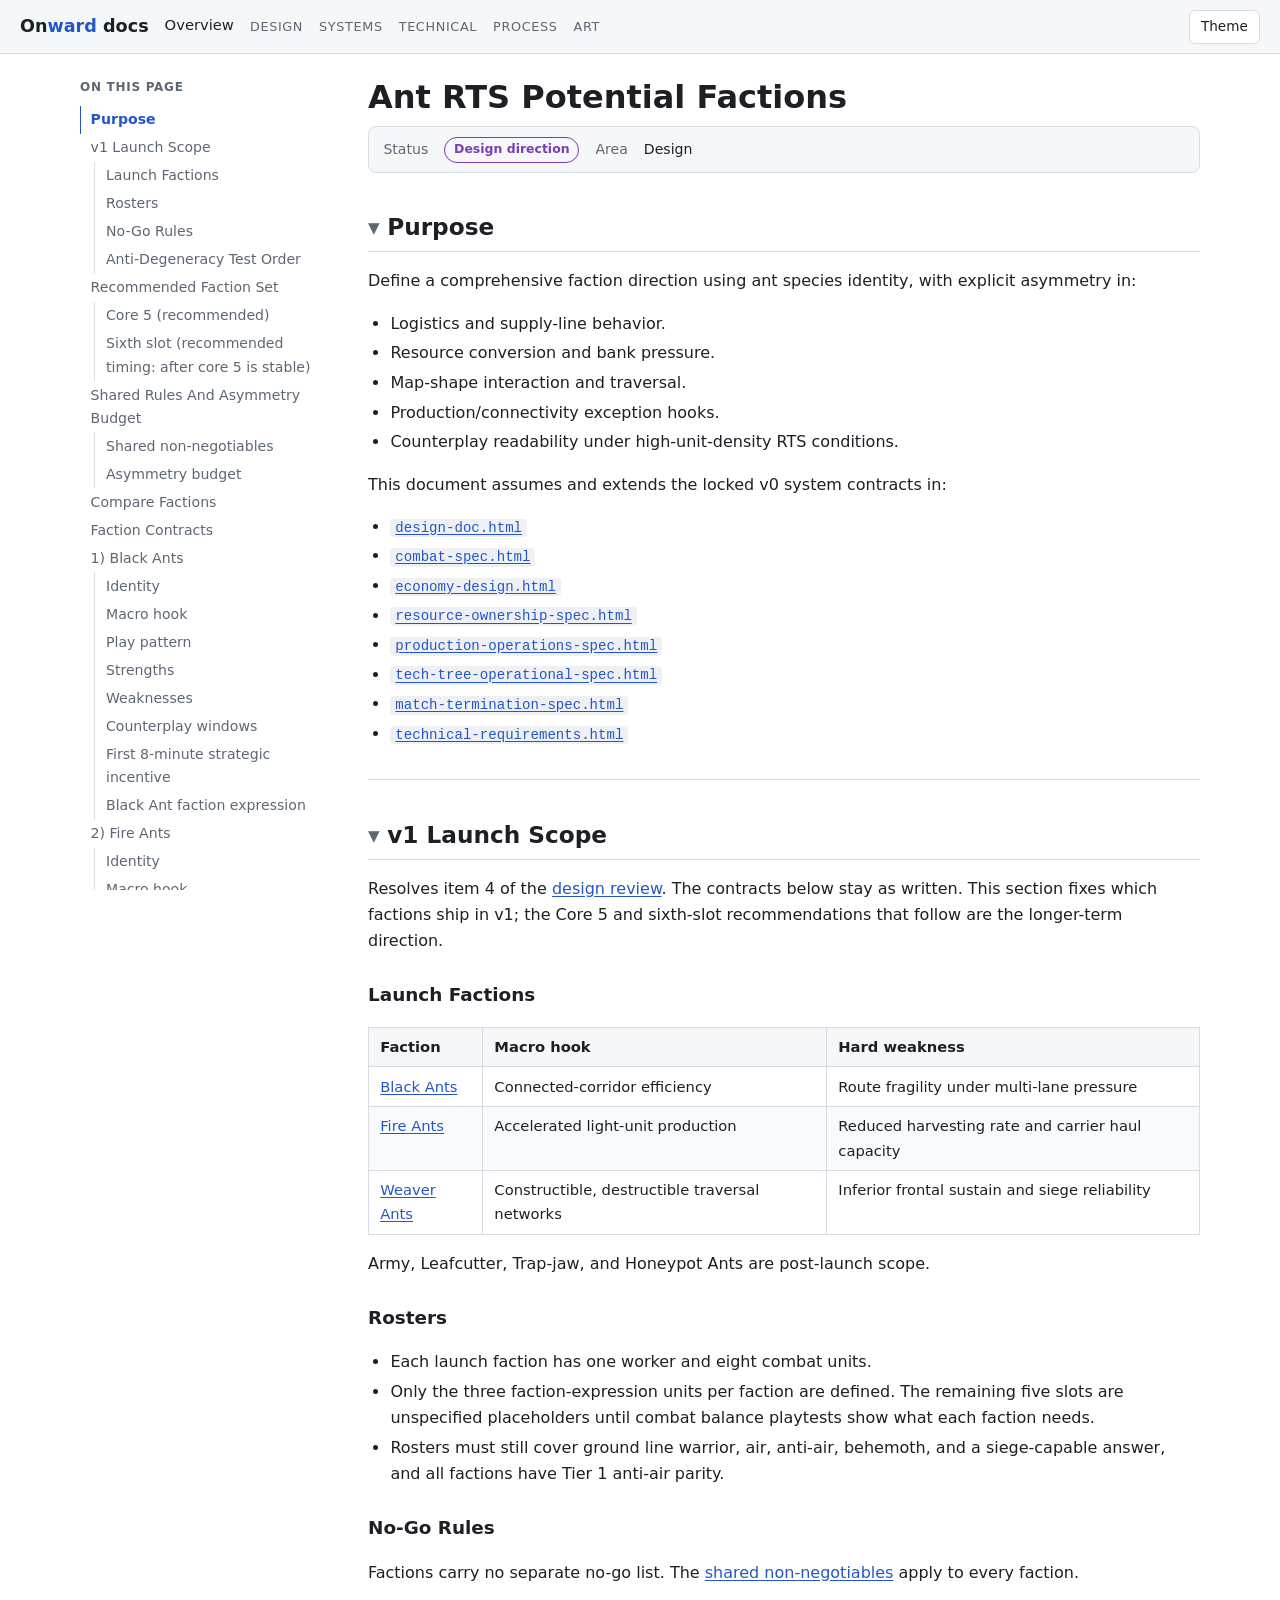
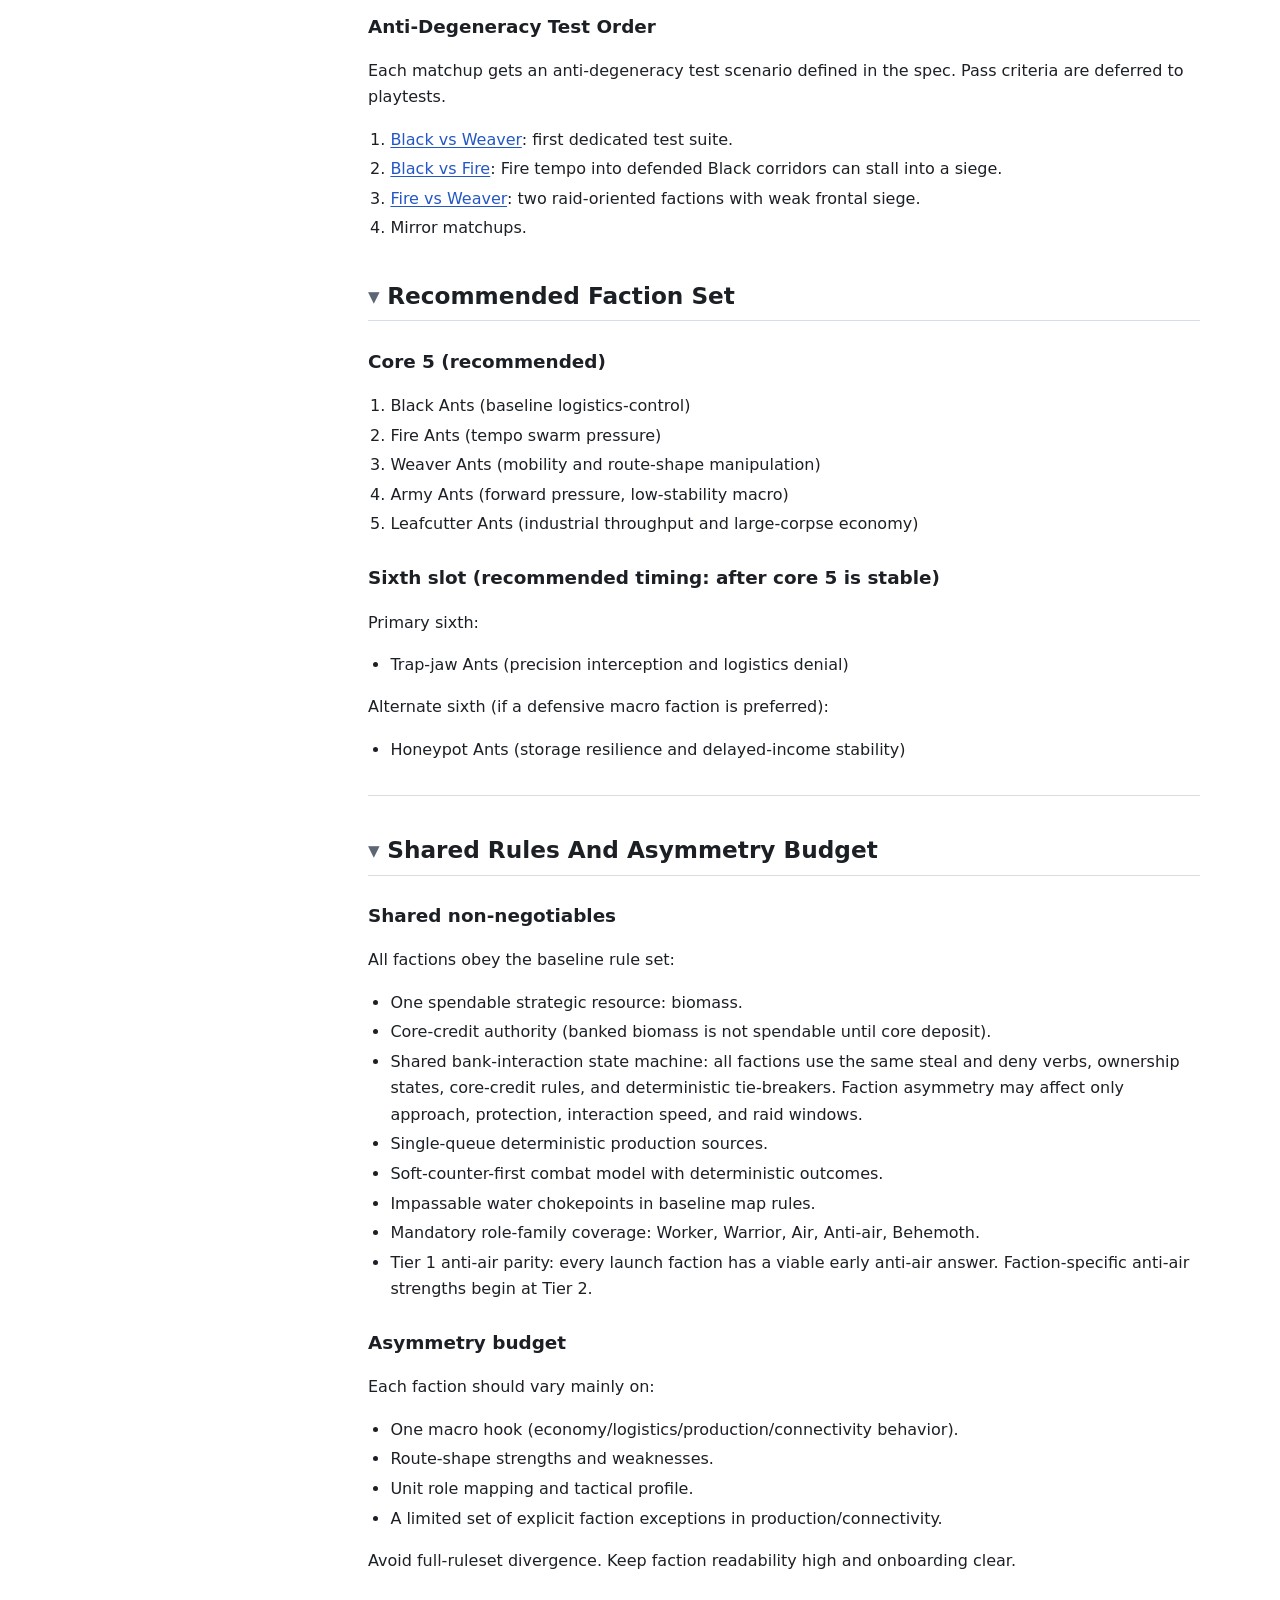
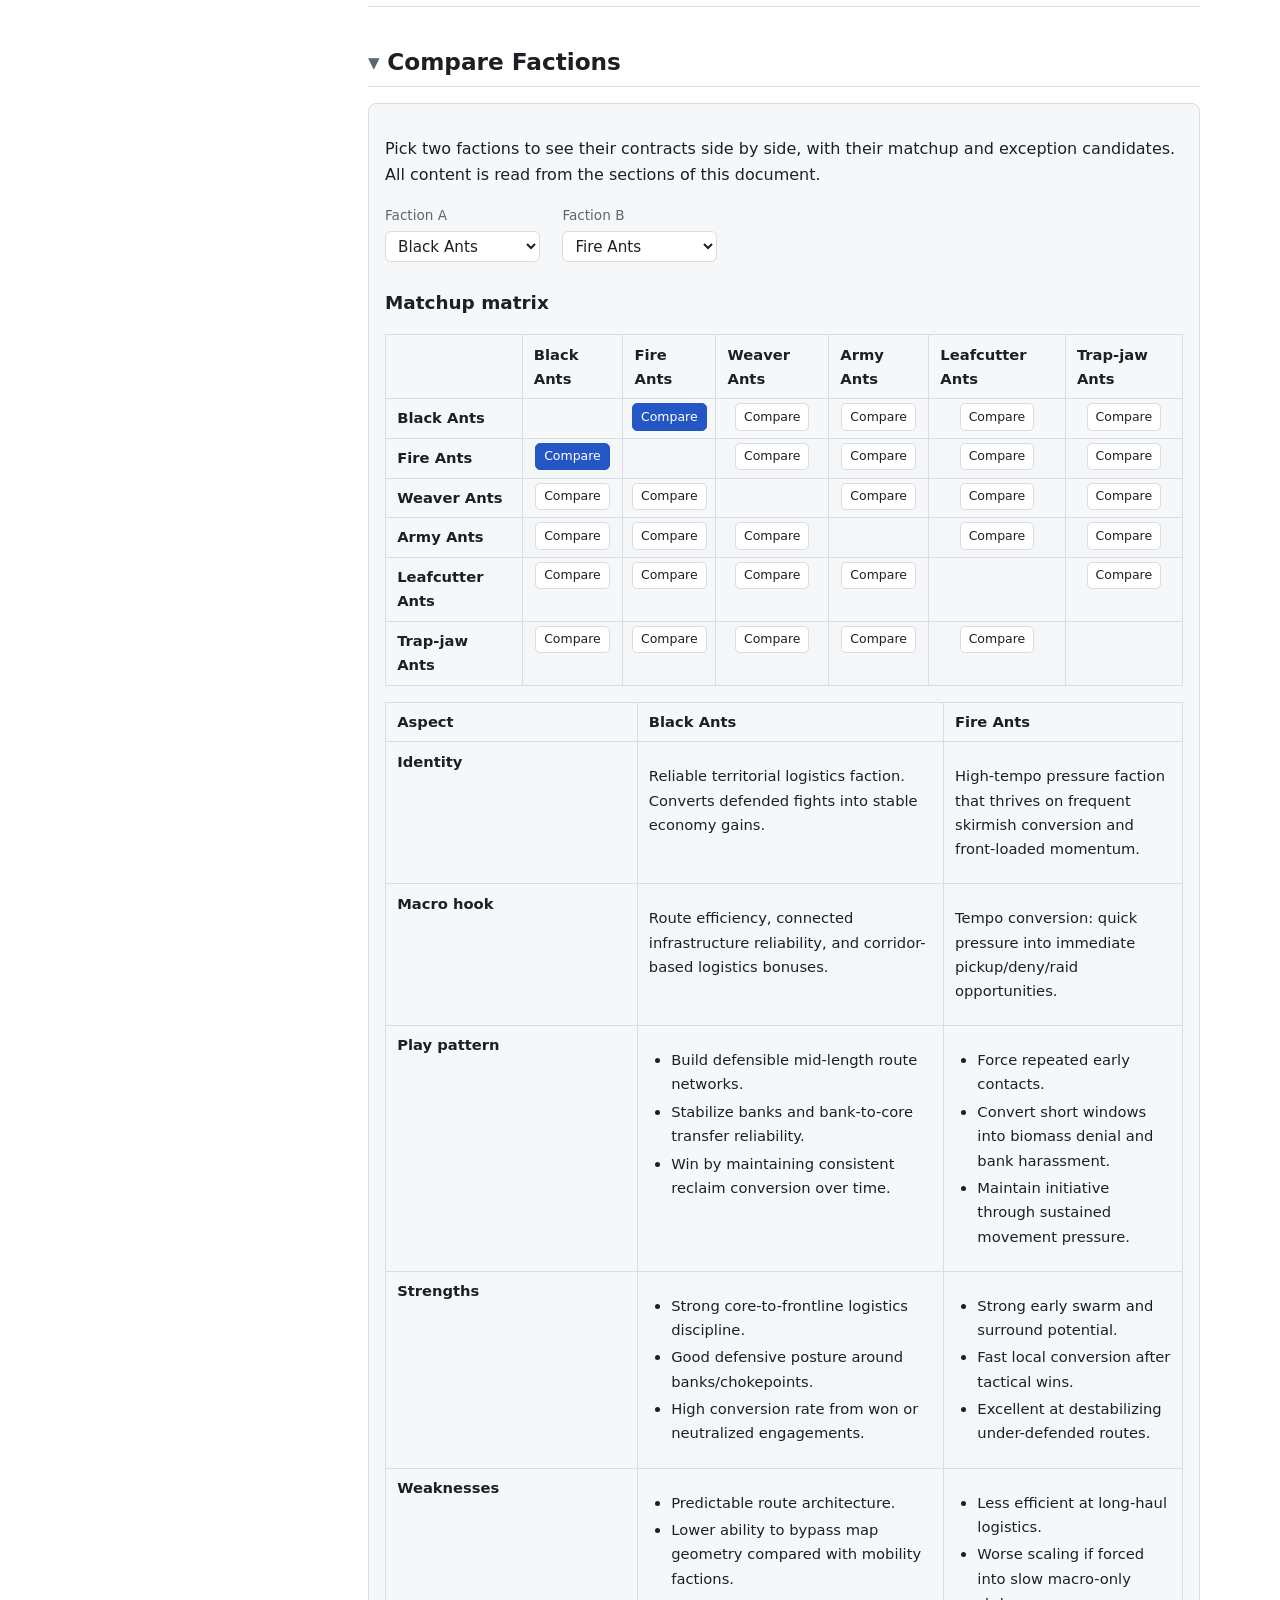
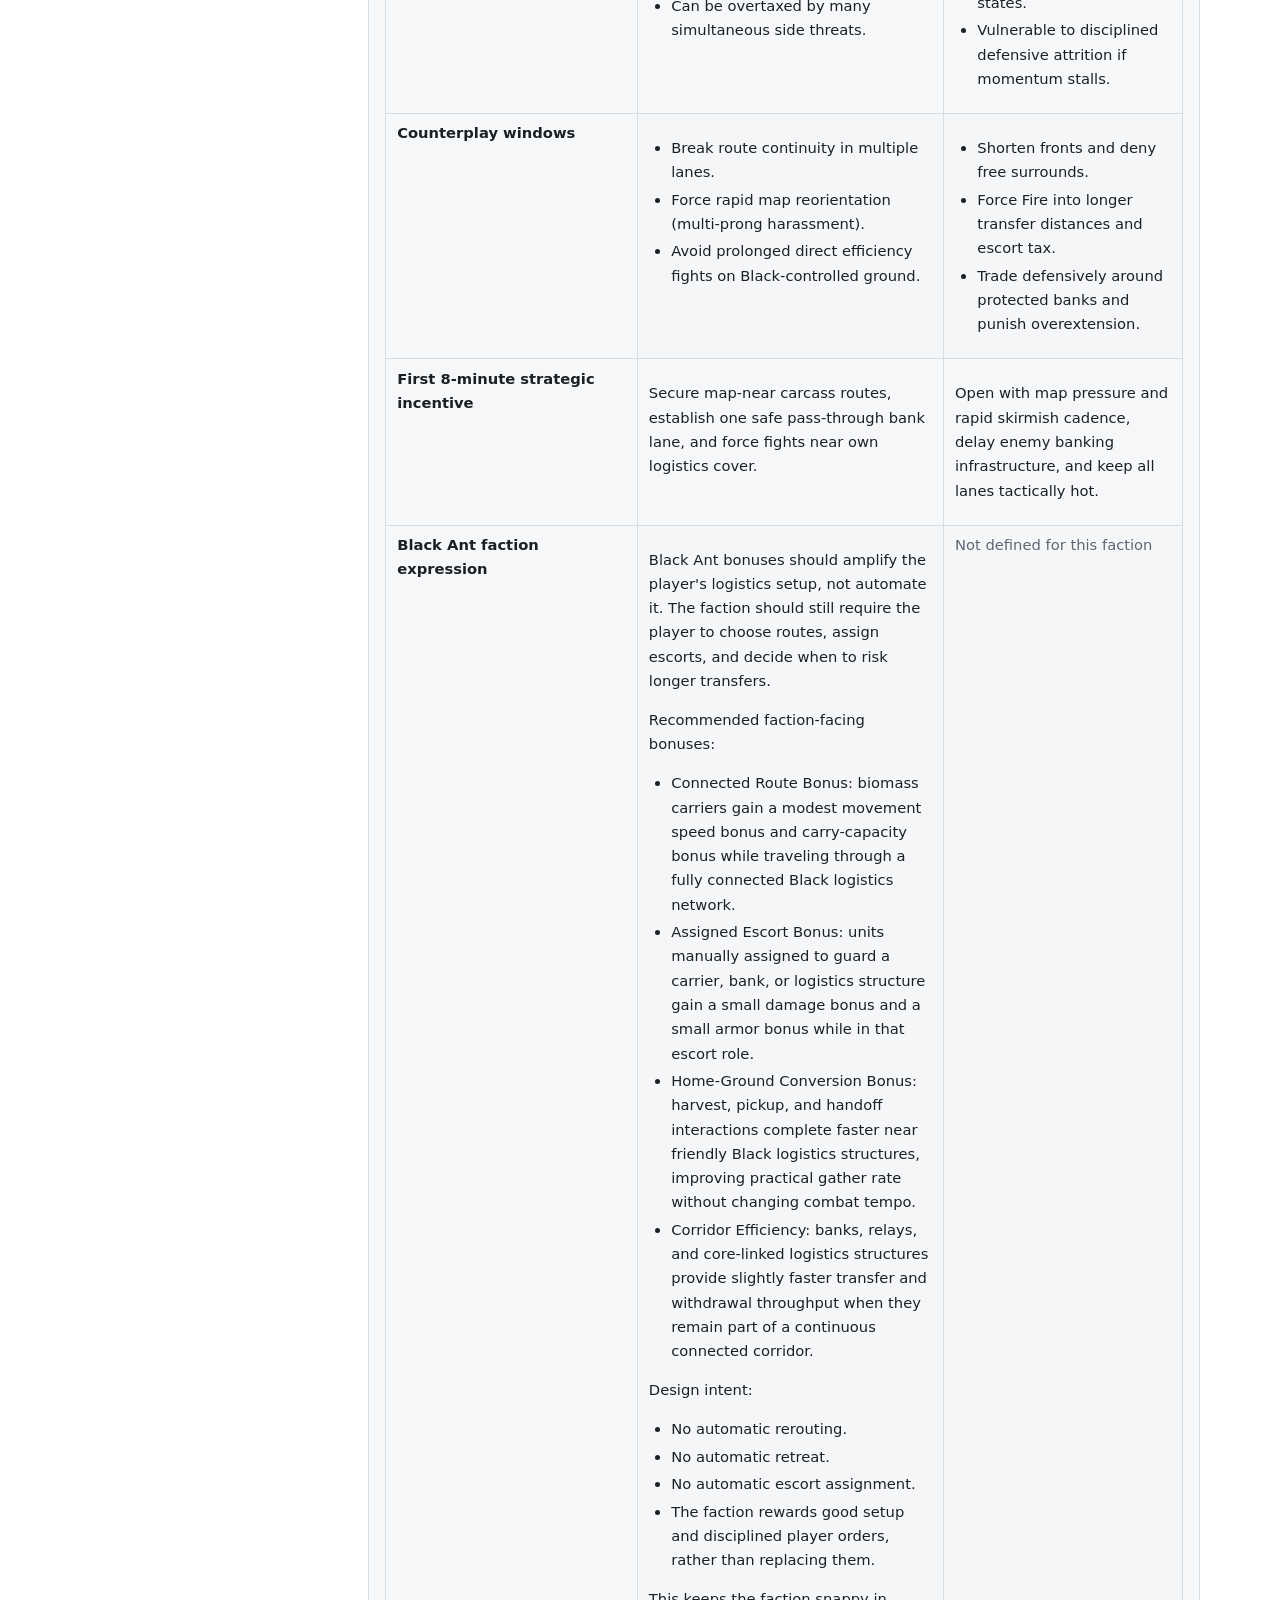
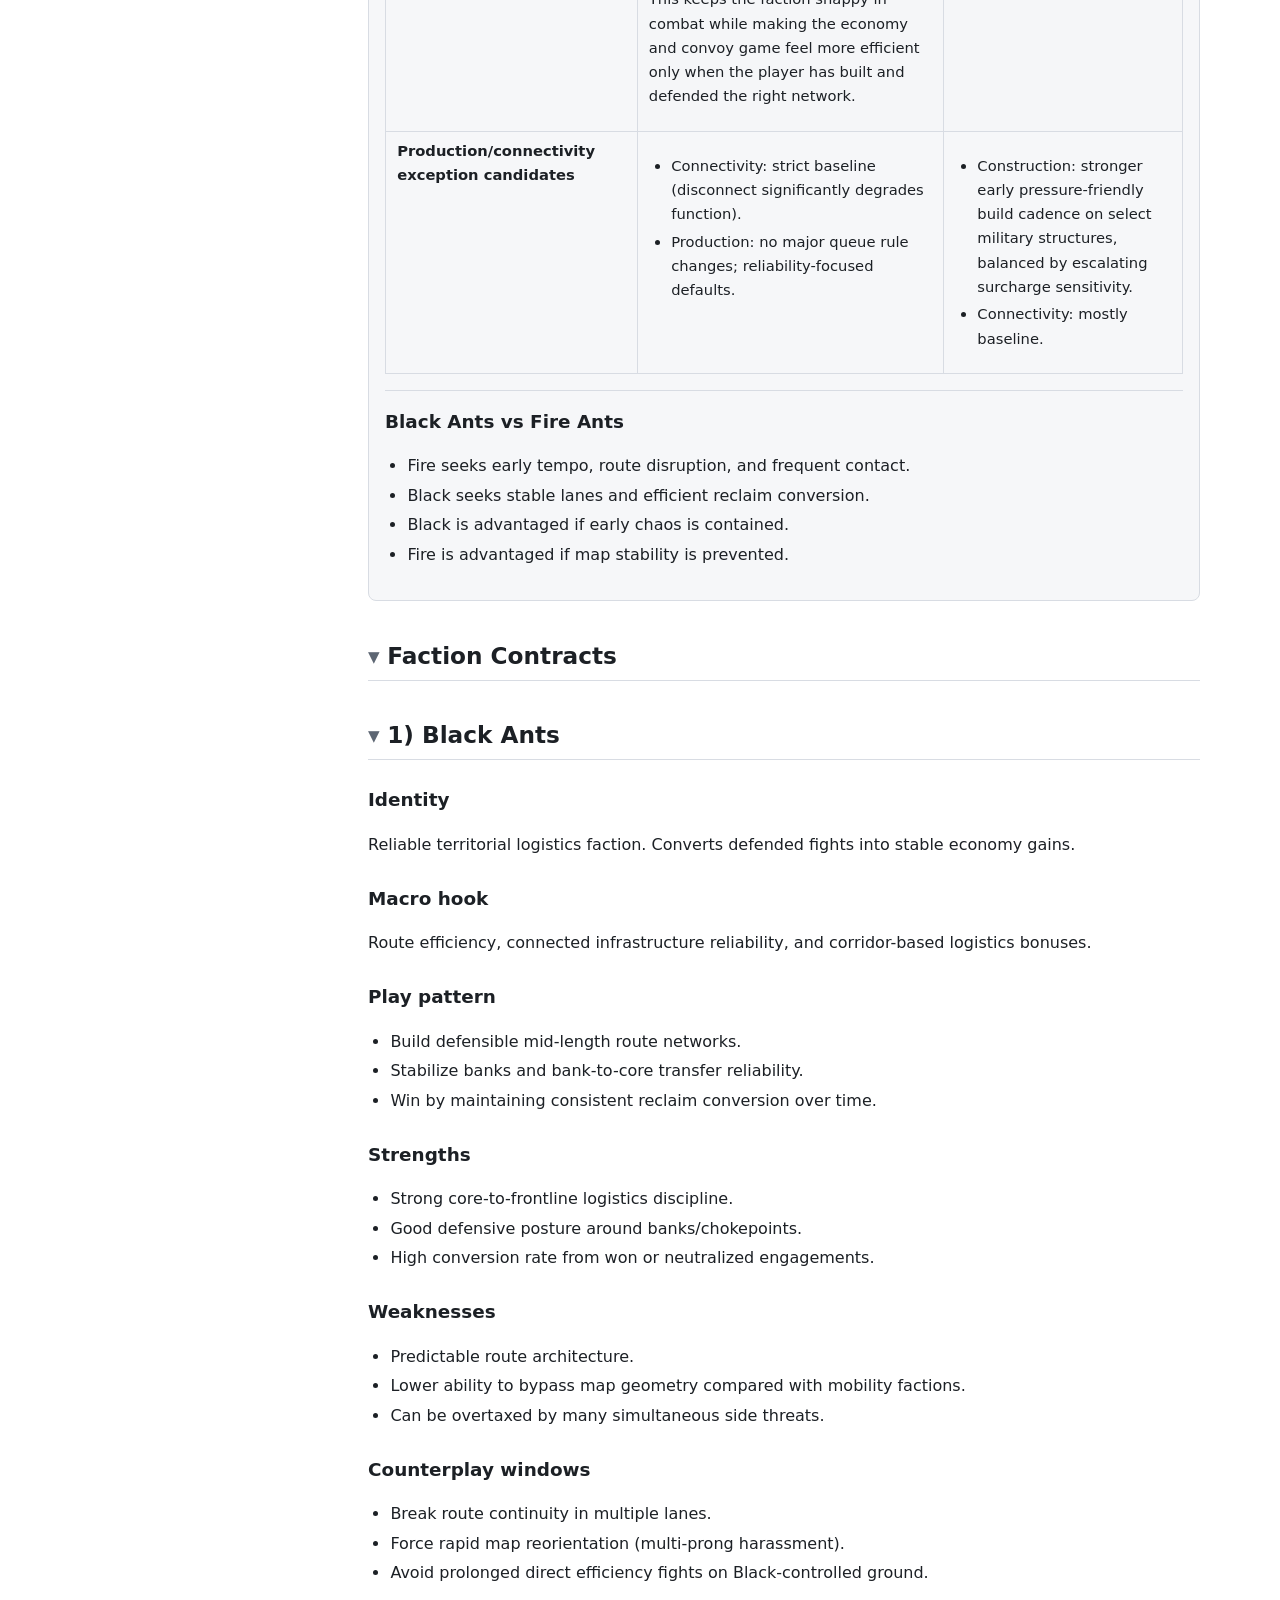
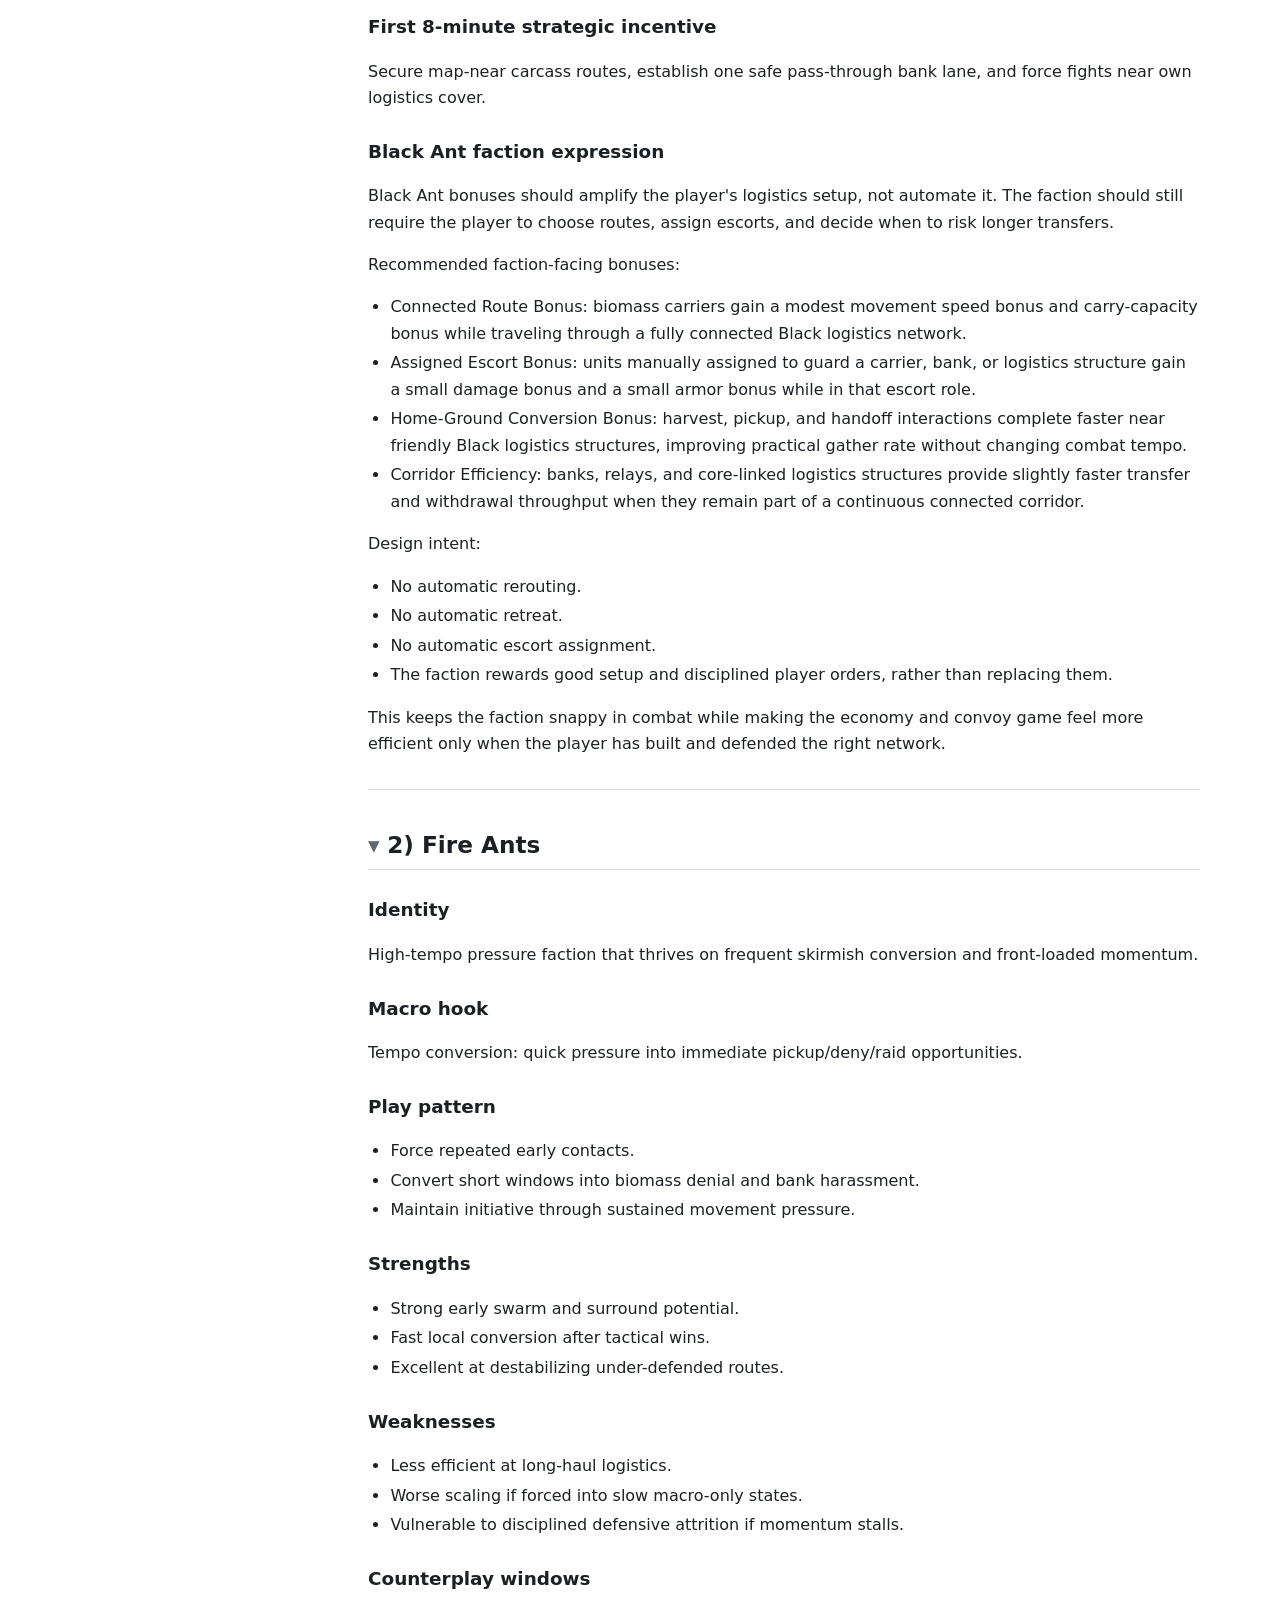
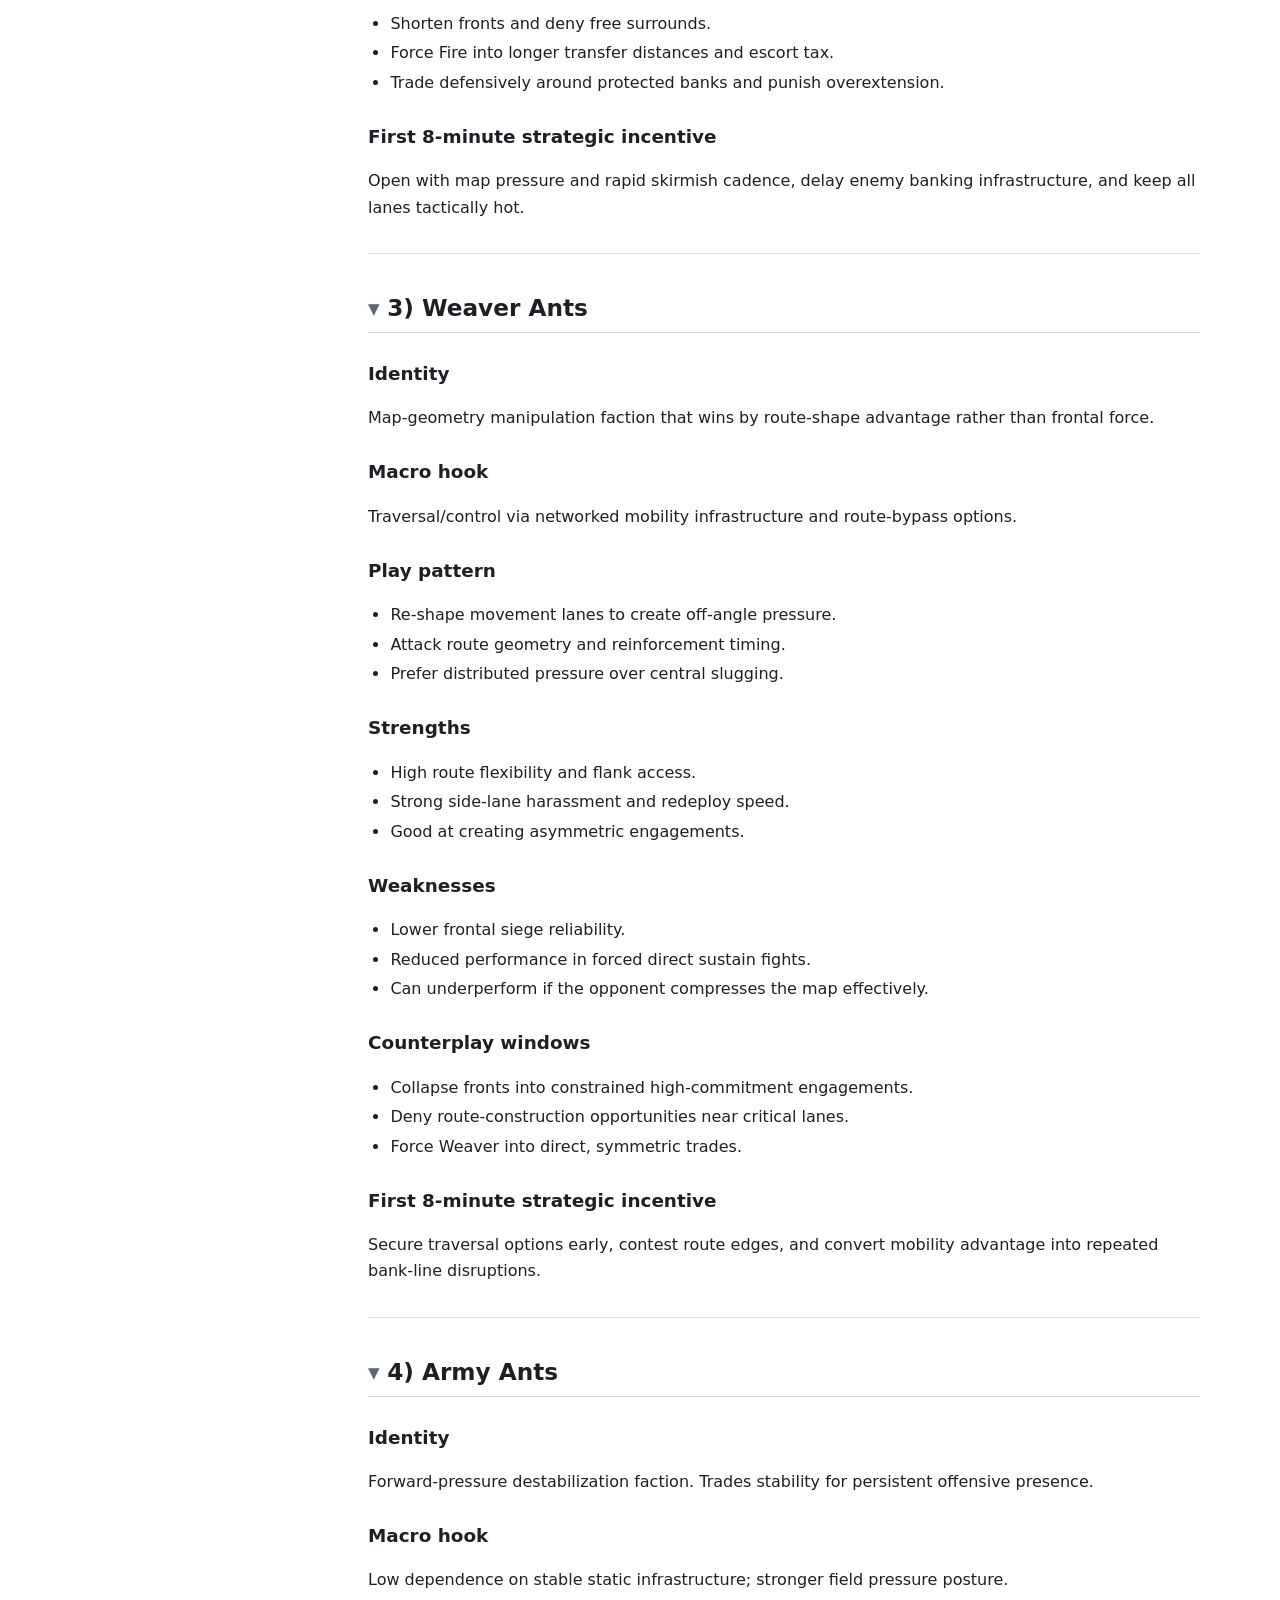
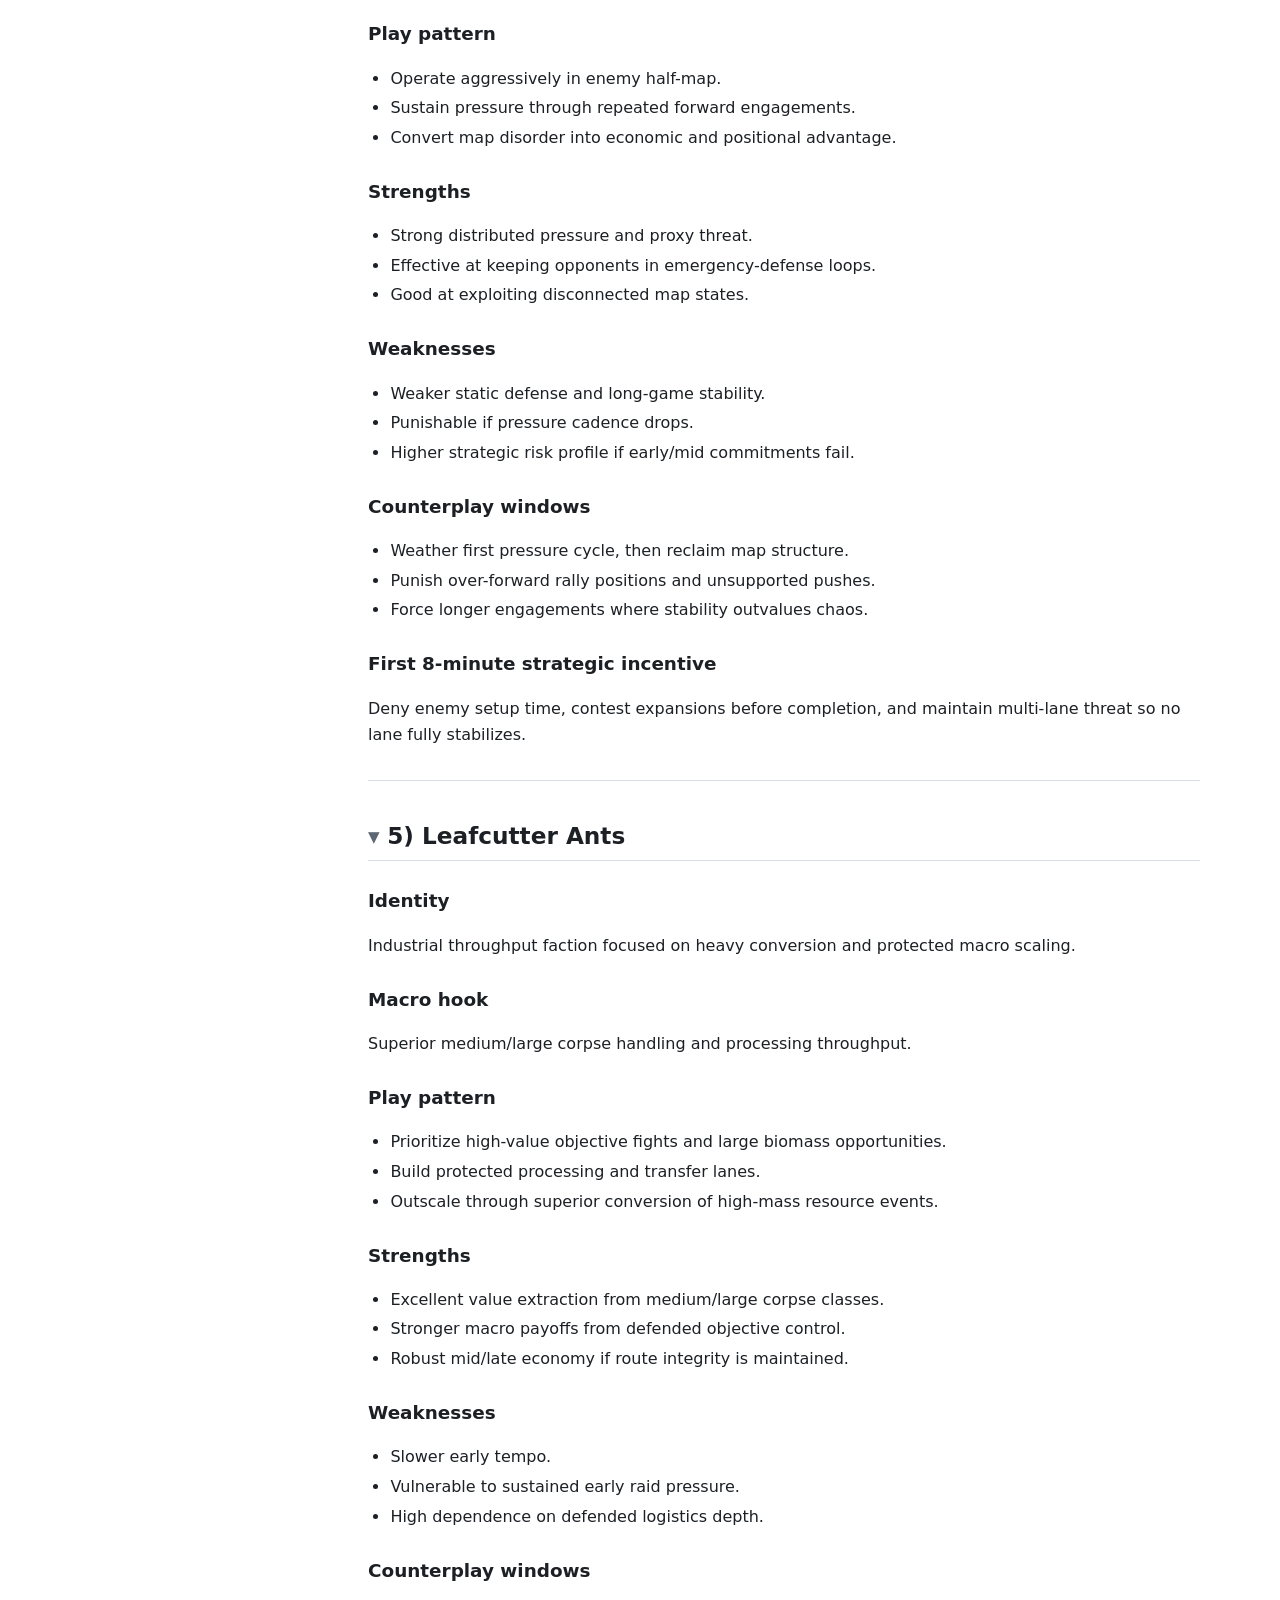
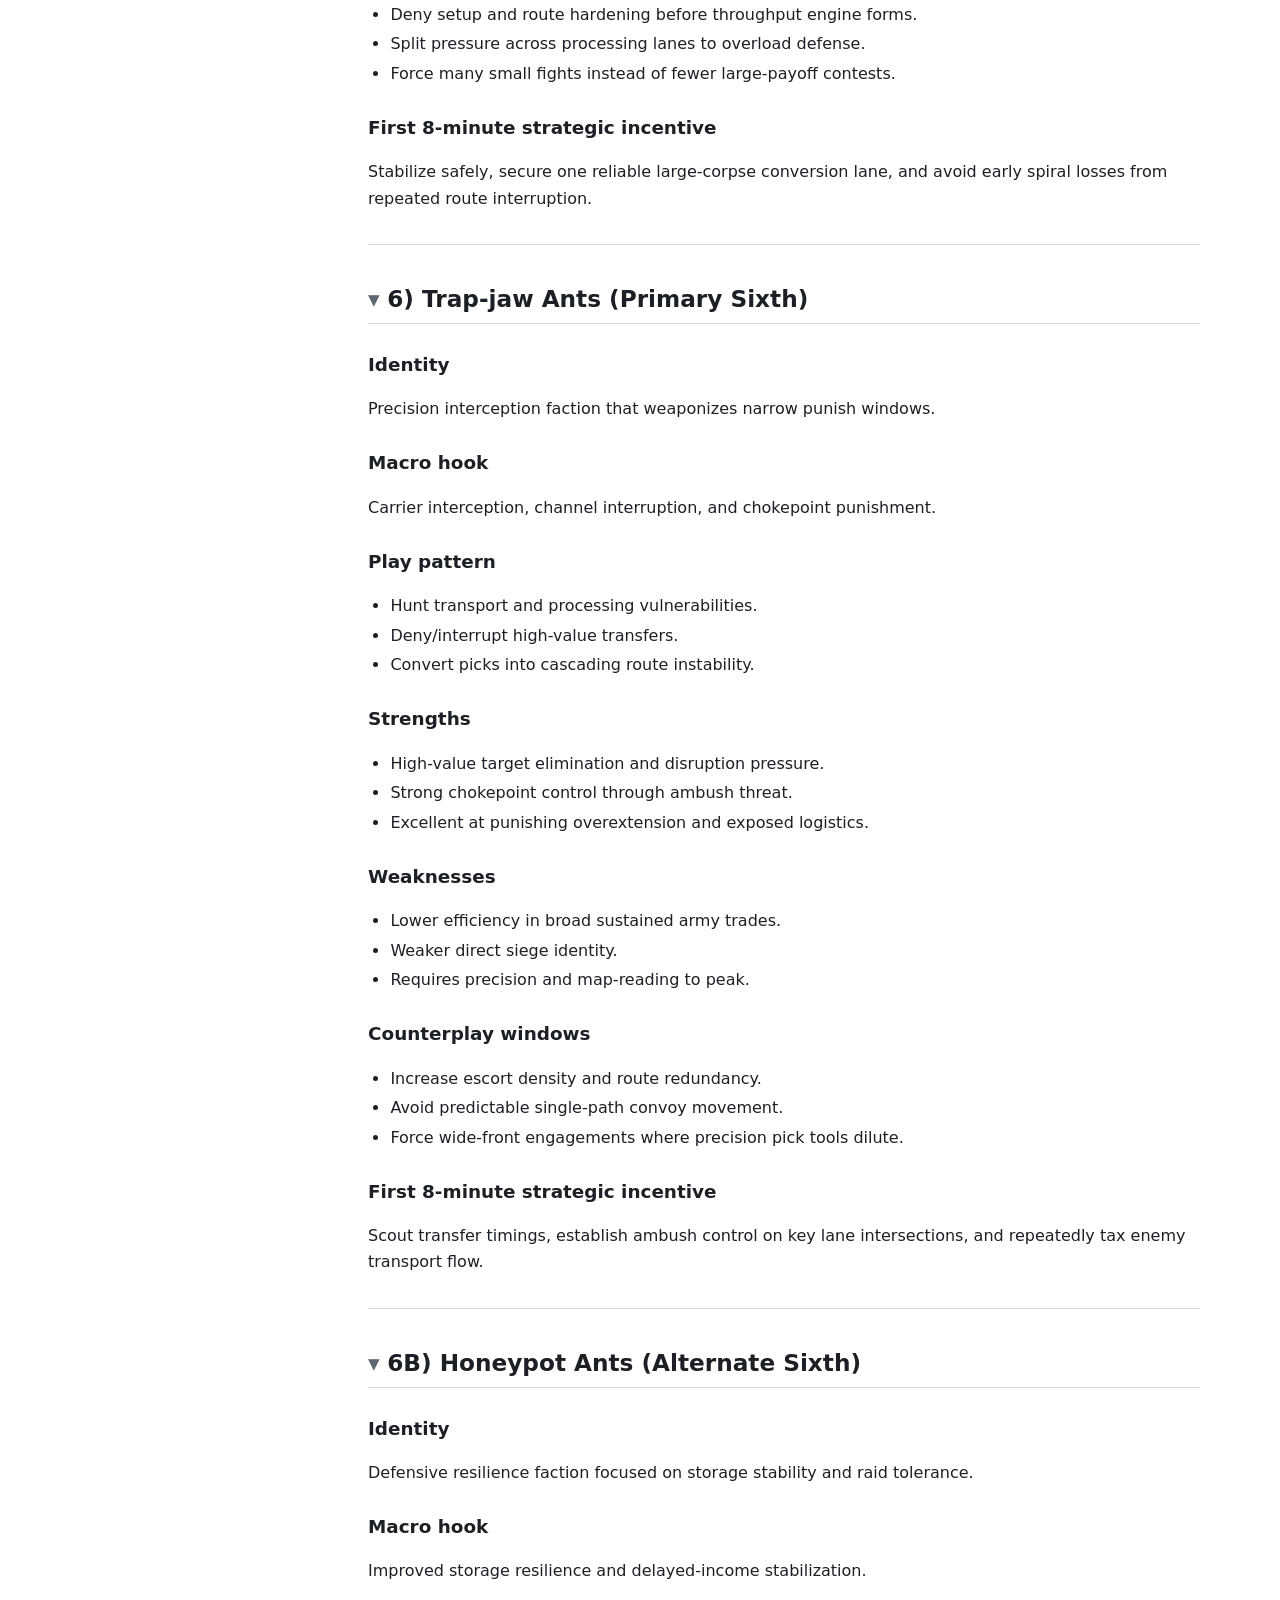
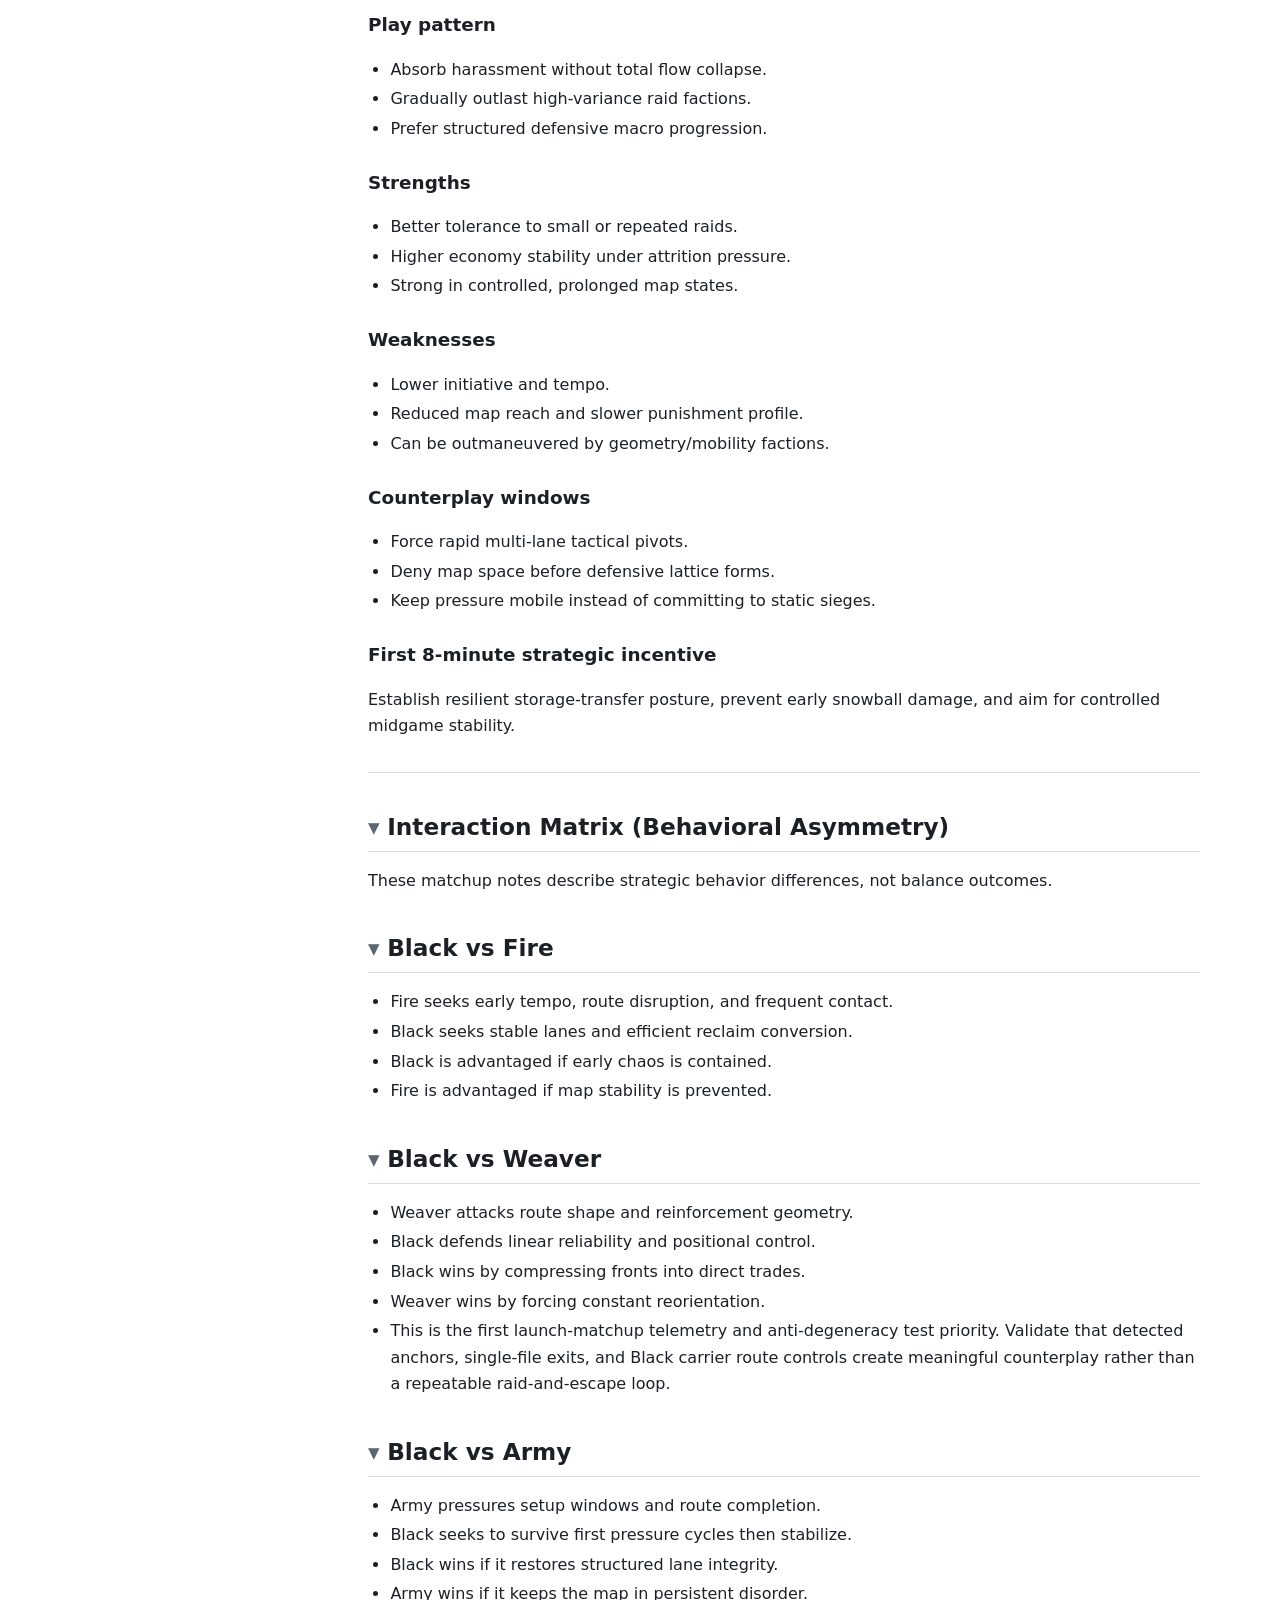
<file: docs/potential-factions.html>
<!doctype html>
<html lang="en">
<head>
<meta charset="utf-8">
<meta name="viewport" content="width=device-width, initial-scale=1">
<title>Ant RTS Potential Factions - Onward</title>
<meta name="description" content="Candidate ant factions, asymmetry directions, matchup intent, and exception candidates.">
<link rel="stylesheet" href="assets/css/site.css">
<script type="application/ld+json">
{
  "@context": "https://schema.org",
  "@type": "TechArticle",
  "headline": "Ant RTS Potential Factions",
  "description": "Candidate ant factions, asymmetry directions, matchup intent, and exception candidates.",
  "isPartOf": {
    "@type": "CreativeWork",
    "name": "Onward design documentation",
    "url": "index.html"
  },
  "citation": [
    "design-review.html",
    "combat-spec.html",
    "design-doc.html",
    "economy-design.html",
    "match-termination-spec.html",
    "production-operations-spec.html",
    "resource-ownership-spec.html",
    "tech-tree-operational-spec.html",
    "technical-requirements.html"
  ]
}
</script>
<script type="application/json" id="doc-data">
{
  "slug": "potential-factions",
  "title": "Ant RTS Potential Factions",
  "group": "Design",
  "status": {
    "key": "direction",
    "label": "Design direction"
  },
  "references": [
    "design-review",
    "combat-spec",
    "design-doc",
    "economy-design",
    "match-termination-spec",
    "production-operations-spec",
    "resource-ownership-spec",
    "tech-tree-operational-spec",
    "technical-requirements"
  ],
  "referencedBy": [
    "art-direction",
    "index"
  ],
  "constants": {},
  "sections": [
    {
      "id": "purpose",
      "title": "Purpose",
      "level": 2
    },
    {
      "id": "v1-launch-scope",
      "title": "v1 Launch Scope",
      "level": 2
    },
    {
      "id": "recommended-faction-set",
      "title": "Recommended Faction Set",
      "level": 2
    },
    {
      "id": "shared-rules-and-asymmetry-budget",
      "title": "Shared Rules And Asymmetry Budget",
      "level": 2
    },
    {
      "id": "compare-factions",
      "title": "Compare Factions",
      "level": 2
    },
    {
      "id": "faction-contracts",
      "title": "Faction Contracts",
      "level": 2
    },
    {
      "id": "1-black-ants",
      "title": "1) Black Ants",
      "level": 2
    },
    {
      "id": "2-fire-ants",
      "title": "2) Fire Ants",
      "level": 2
    },
    {
      "id": "3-weaver-ants",
      "title": "3) Weaver Ants",
      "level": 2
    },
    {
      "id": "4-army-ants",
      "title": "4) Army Ants",
      "level": 2
    },
    {
      "id": "5-leafcutter-ants",
      "title": "5) Leafcutter Ants",
      "level": 2
    },
    {
      "id": "6-trap-jaw-ants-primary-sixth",
      "title": "6) Trap-jaw Ants (Primary Sixth)",
      "level": 2
    },
    {
      "id": "6b-honeypot-ants-alternate-sixth",
      "title": "6B) Honeypot Ants (Alternate Sixth)",
      "level": 2
    },
    {
      "id": "interaction-matrix-behavioral-asymmetry",
      "title": "Interaction Matrix (Behavioral Asymmetry)",
      "level": 2
    },
    {
      "id": "black-vs-fire",
      "title": "Black vs Fire",
      "level": 2
    },
    {
      "id": "black-vs-weaver",
      "title": "Black vs Weaver",
      "level": 2
    },
    {
      "id": "black-vs-army",
      "title": "Black vs Army",
      "level": 2
    },
    {
      "id": "black-vs-leafcutter",
      "title": "Black vs Leafcutter",
      "level": 2
    },
    {
      "id": "black-vs-trap-jaw",
      "title": "Black vs Trap-jaw",
      "level": 2
    },
    {
      "id": "fire-vs-weaver",
      "title": "Fire vs Weaver",
      "level": 2
    },
    {
      "id": "fire-vs-army",
      "title": "Fire vs Army",
      "level": 2
    },
    {
      "id": "fire-vs-leafcutter",
      "title": "Fire vs Leafcutter",
      "level": 2
    },
    {
      "id": "fire-vs-trap-jaw",
      "title": "Fire vs Trap-jaw",
      "level": 2
    },
    {
      "id": "weaver-vs-army",
      "title": "Weaver vs Army",
      "level": 2
    },
    {
      "id": "weaver-vs-leafcutter",
      "title": "Weaver vs Leafcutter",
      "level": 2
    },
    {
      "id": "weaver-vs-trap-jaw",
      "title": "Weaver vs Trap-jaw",
      "level": 2
    },
    {
      "id": "army-vs-leafcutter",
      "title": "Army vs Leafcutter",
      "level": 2
    },
    {
      "id": "army-vs-trap-jaw",
      "title": "Army vs Trap-jaw",
      "level": 2
    },
    {
      "id": "leafcutter-vs-trap-jaw",
      "title": "Leafcutter vs Trap-jaw",
      "level": 2
    },
    {
      "id": "productionconnectivity-exception-candidates",
      "title": "Production/Connectivity Exception Candidates",
      "level": 2
    },
    {
      "id": "black",
      "title": "Black",
      "level": 2
    },
    {
      "id": "fire",
      "title": "Fire",
      "level": 2
    },
    {
      "id": "weaver",
      "title": "Weaver",
      "level": 2
    },
    {
      "id": "army",
      "title": "Army",
      "level": 2
    },
    {
      "id": "leafcutter",
      "title": "Leafcutter",
      "level": 2
    },
    {
      "id": "trap-jaw",
      "title": "Trap-jaw",
      "level": 2
    },
    {
      "id": "honeypot-alternate",
      "title": "Honeypot (alternate)",
      "level": 2
    },
    {
      "id": "suggested-implementation-order",
      "title": "Suggested Implementation Order",
      "level": 2
    },
    {
      "id": "open-design-questions",
      "title": "Open Design Questions",
      "level": 2
    },
    {
      "id": "success-criteria-for-asymmetry",
      "title": "Success Criteria For Asymmetry",
      "level": 2
    }
  ]
}
</script>
<script src="assets/js/site.js" defer></script>
<script src="assets/js/faction-compare.js" defer></script>
</head>
<body>
<a class="skip-link" href="#content">Skip to content</a>
<header class="site-header">
<a class="brand" href="index.html">On<span>ward</span> docs</a>
<nav class="site-nav" aria-label="Documentation">
<ul>
<li><a href="index.html">Overview</a></li>
<li><span class="group-label" tabindex="0">Design</span><ul class="group-links"><li><a href="design-doc.html">Design document</a></li><li><a href="level-design.html">Level design</a></li><li><a href="potential-factions.html" aria-current="page">Potential factions</a></li></ul></li>
<li><span class="group-label" tabindex="0">Systems</span><ul class="group-links"><li><a href="economy-design.html">Economy design</a></li><li><a href="resource-ownership-spec.html">Resource ownership</a></li><li><a href="combat-spec.html">Combat</a></li><li><a href="production-operations-spec.html">Production operations</a></li><li><a href="tech-tree-operational-spec.html">Tech tree</a></li><li><a href="match-termination-spec.html">Match termination</a></li><li><a href="ai-spec.html">AI</a></li></ul></li>
<li><span class="group-label" tabindex="0">Technical</span><ul class="group-links"><li><a href="technical-requirements.html">Technical requirements</a></li></ul></li>
<li><span class="group-label" tabindex="0">Process</span><ul class="group-links"><li><a href="design-review.html">Design review</a></li></ul></li>
<li><span class="group-label" tabindex="0">Art</span><ul class="group-links"><li><a href="art-direction.html">Art direction</a></li></ul></li>
</ul>
</nav>
<div class="header-tools"><button type="button" id="theme-toggle" aria-label="Toggle light or dark theme">Theme</button></div>
</header>
<div class="layout">
<nav class="toc" aria-label="On this page"><h2>On this page</h2>
<ul>
<li><a href="#purpose">Purpose</a>
</li>
<li><a href="#v1-launch-scope">v1 Launch Scope</a>
<ul>
<li><a href="#v1-launch-factions">Launch Factions</a></li>
<li><a href="#v1-rosters">Rosters</a></li>
<li><a href="#v1-no-go-rules">No-Go Rules</a></li>
<li><a href="#v1-matchup-test-order">Anti-Degeneracy Test Order</a></li>
</ul></li>
<li><a href="#recommended-faction-set">Recommended Faction Set</a>
<ul>
<li><a href="#core-5-recommended">Core 5 (recommended)</a></li>
<li><a href="#sixth-slot-recommended-timing-after-core-5-is-stable">Sixth slot (recommended timing: after core 5 is stable)</a></li>
</ul></li>
<li><a href="#shared-rules-and-asymmetry-budget">Shared Rules And Asymmetry Budget</a>
<ul>
<li><a href="#shared-non-negotiables">Shared non-negotiables</a></li>
<li><a href="#asymmetry-budget">Asymmetry budget</a></li>
</ul></li>
<li><a href="#compare-factions">Compare Factions</a></li>
<li><a href="#faction-contracts">Faction Contracts</a>
</li>
<li><a href="#1-black-ants">1) Black Ants</a>
<ul>
<li><a href="#identity">Identity</a></li>
<li><a href="#macro-hook">Macro hook</a></li>
<li><a href="#play-pattern">Play pattern</a></li>
<li><a href="#strengths">Strengths</a></li>
<li><a href="#weaknesses">Weaknesses</a></li>
<li><a href="#counterplay-windows">Counterplay windows</a></li>
<li><a href="#first-8-minute-strategic-incentive">First 8-minute strategic incentive</a></li>
<li><a href="#black-ant-faction-expression">Black Ant faction expression</a></li>
</ul></li>
<li><a href="#2-fire-ants">2) Fire Ants</a>
<ul>
<li><a href="#identity-2">Identity</a></li>
<li><a href="#macro-hook-2">Macro hook</a></li>
<li><a href="#play-pattern-2">Play pattern</a></li>
<li><a href="#strengths-2">Strengths</a></li>
<li><a href="#weaknesses-2">Weaknesses</a></li>
<li><a href="#counterplay-windows-2">Counterplay windows</a></li>
<li><a href="#first-8-minute-strategic-incentive-2">First 8-minute strategic incentive</a></li>
</ul></li>
<li><a href="#3-weaver-ants">3) Weaver Ants</a>
<ul>
<li><a href="#identity-3">Identity</a></li>
<li><a href="#macro-hook-3">Macro hook</a></li>
<li><a href="#play-pattern-3">Play pattern</a></li>
<li><a href="#strengths-3">Strengths</a></li>
<li><a href="#weaknesses-3">Weaknesses</a></li>
<li><a href="#counterplay-windows-3">Counterplay windows</a></li>
<li><a href="#first-8-minute-strategic-incentive-3">First 8-minute strategic incentive</a></li>
</ul></li>
<li><a href="#4-army-ants">4) Army Ants</a>
<ul>
<li><a href="#identity-4">Identity</a></li>
<li><a href="#macro-hook-4">Macro hook</a></li>
<li><a href="#play-pattern-4">Play pattern</a></li>
<li><a href="#strengths-4">Strengths</a></li>
<li><a href="#weaknesses-4">Weaknesses</a></li>
<li><a href="#counterplay-windows-4">Counterplay windows</a></li>
<li><a href="#first-8-minute-strategic-incentive-4">First 8-minute strategic incentive</a></li>
</ul></li>
<li><a href="#5-leafcutter-ants">5) Leafcutter Ants</a>
<ul>
<li><a href="#identity-5">Identity</a></li>
<li><a href="#macro-hook-5">Macro hook</a></li>
<li><a href="#play-pattern-5">Play pattern</a></li>
<li><a href="#strengths-5">Strengths</a></li>
<li><a href="#weaknesses-5">Weaknesses</a></li>
<li><a href="#counterplay-windows-5">Counterplay windows</a></li>
<li><a href="#first-8-minute-strategic-incentive-5">First 8-minute strategic incentive</a></li>
</ul></li>
<li><a href="#6-trap-jaw-ants-primary-sixth">6) Trap-jaw Ants (Primary Sixth)</a>
<ul>
<li><a href="#identity-6">Identity</a></li>
<li><a href="#macro-hook-6">Macro hook</a></li>
<li><a href="#play-pattern-6">Play pattern</a></li>
<li><a href="#strengths-6">Strengths</a></li>
<li><a href="#weaknesses-6">Weaknesses</a></li>
<li><a href="#counterplay-windows-6">Counterplay windows</a></li>
<li><a href="#first-8-minute-strategic-incentive-6">First 8-minute strategic incentive</a></li>
</ul></li>
<li><a href="#6b-honeypot-ants-alternate-sixth">6B) Honeypot Ants (Alternate Sixth)</a>
<ul>
<li><a href="#identity-7">Identity</a></li>
<li><a href="#macro-hook-7">Macro hook</a></li>
<li><a href="#play-pattern-7">Play pattern</a></li>
<li><a href="#strengths-7">Strengths</a></li>
<li><a href="#weaknesses-7">Weaknesses</a></li>
<li><a href="#counterplay-windows-7">Counterplay windows</a></li>
<li><a href="#first-8-minute-strategic-incentive-7">First 8-minute strategic incentive</a></li>
</ul></li>
<li><a href="#interaction-matrix-behavioral-asymmetry">Interaction Matrix (Behavioral Asymmetry)</a>
</li>
<li><a href="#black-vs-fire">Black vs Fire</a>
</li>
<li><a href="#black-vs-weaver">Black vs Weaver</a>
</li>
<li><a href="#black-vs-army">Black vs Army</a>
</li>
<li><a href="#black-vs-leafcutter">Black vs Leafcutter</a>
</li>
<li><a href="#black-vs-trap-jaw">Black vs Trap-jaw</a>
</li>
<li><a href="#fire-vs-weaver">Fire vs Weaver</a>
</li>
<li><a href="#fire-vs-army">Fire vs Army</a>
</li>
<li><a href="#fire-vs-leafcutter">Fire vs Leafcutter</a>
</li>
<li><a href="#fire-vs-trap-jaw">Fire vs Trap-jaw</a>
</li>
<li><a href="#weaver-vs-army">Weaver vs Army</a>
</li>
<li><a href="#weaver-vs-leafcutter">Weaver vs Leafcutter</a>
</li>
<li><a href="#weaver-vs-trap-jaw">Weaver vs Trap-jaw</a>
</li>
<li><a href="#army-vs-leafcutter">Army vs Leafcutter</a>
</li>
<li><a href="#army-vs-trap-jaw">Army vs Trap-jaw</a>
</li>
<li><a href="#leafcutter-vs-trap-jaw">Leafcutter vs Trap-jaw</a>
</li>
<li><a href="#productionconnectivity-exception-candidates">Production/Connectivity Exception Candidates</a>
</li>
<li><a href="#black">Black</a>
</li>
<li><a href="#fire">Fire</a>
</li>
<li><a href="#weaver">Weaver</a>
</li>
<li><a href="#army">Army</a>
</li>
<li><a href="#leafcutter">Leafcutter</a>
</li>
<li><a href="#trap-jaw">Trap-jaw</a>
</li>
<li><a href="#honeypot-alternate">Honeypot (alternate)</a>
</li>
<li><a href="#suggested-implementation-order">Suggested Implementation Order</a>
</li>
<li><a href="#open-design-questions">Open Design Questions</a>
</li>
<li><a href="#success-criteria-for-asymmetry">Success Criteria For Asymmetry</a>
</li>
</ul>
<div class="toc-tools"><button type="button" id="expand-all">Expand all</button><button type="button" id="collapse-all">Collapse all</button></div></nav>
<main id="content" class="doc">
<h1 id="ant-rts-potential-factions">Ant RTS Potential Factions</h1>
<div class="doc-meta"><dl><dt>Status</dt><dd><span class="badge" data-status="direction">Design direction</span></dd><dt>Area</dt><dd>Design</dd></dl></div>
<section aria-labelledby="purpose">
<h2 id="purpose">Purpose <a class="anchor" href="#purpose" aria-label="Link to this section">#</a></h2>
<p>Define a comprehensive faction direction using ant species identity, with explicit asymmetry in:</p>
<ul>
<li>Logistics and supply-line behavior.</li>
<li>Resource conversion and bank pressure.</li>
<li>Map-shape interaction and traversal.</li>
<li>Production/connectivity exception hooks.</li>
<li>Counterplay readability under high-unit-density RTS conditions.</li>
</ul>
<p>This document assumes and extends the locked v0 system contracts in:</p>
<ul>
<li><a href="design-doc.html"><code>design-doc.html</code></a></li>
<li><a href="combat-spec.html"><code>combat-spec.html</code></a></li>
<li><a href="economy-design.html"><code>economy-design.html</code></a></li>
<li><a href="resource-ownership-spec.html"><code>resource-ownership-spec.html</code></a></li>
<li><a href="production-operations-spec.html"><code>production-operations-spec.html</code></a></li>
<li><a href="tech-tree-operational-spec.html"><code>tech-tree-operational-spec.html</code></a></li>
<li><a href="match-termination-spec.html"><code>match-termination-spec.html</code></a></li>
<li><a href="technical-requirements.html"><code>technical-requirements.html</code></a></li>
</ul>
<hr />
</section>
<section aria-labelledby="v1-launch-scope">
<h2 id="v1-launch-scope">v1 Launch Scope <a class="anchor" href="#v1-launch-scope" aria-label="Link to this section">#</a></h2>
<p>Resolves item 4 of the <a href="design-review.html#4-faction-scope-and-asymmetry-budget-high">design review</a>. The contracts below stay as written. This section fixes which factions ship in v1; the Core 5 and sixth-slot recommendations that follow are the longer-term direction.</p>
<h3 id="v1-launch-factions">Launch Factions <a class="anchor" href="#v1-launch-factions" aria-label="Link to this section">#</a></h3>
<div class="table-wrap"><table>
<thead><tr><th scope="col">Faction</th><th scope="col">Macro hook</th><th scope="col">Hard weakness</th></tr></thead>
<tbody>
<tr><td><a href="#1-black-ants">Black Ants</a></td><td>Connected-corridor efficiency</td><td>Route fragility under multi-lane pressure</td></tr>
<tr><td><a href="#2-fire-ants">Fire Ants</a></td><td>Accelerated light-unit production</td><td>Reduced harvesting rate and carrier haul capacity</td></tr>
<tr><td><a href="#3-weaver-ants">Weaver Ants</a></td><td>Constructible, destructible traversal networks</td><td>Inferior frontal sustain and siege reliability</td></tr>
</tbody>
</table></div>
<p>Army, Leafcutter, Trap-jaw, and Honeypot Ants are post-launch scope.</p>
<h3 id="v1-rosters">Rosters <a class="anchor" href="#v1-rosters" aria-label="Link to this section">#</a></h3>
<ul>
<li>Each launch faction has one worker and eight combat units.</li>
<li>Only the three faction-expression units per faction are defined. The remaining five slots are unspecified placeholders until combat balance playtests show what each faction needs.</li>
<li>Rosters must still cover ground line warrior, air, anti-air, behemoth, and a siege-capable answer, and all factions have Tier 1 anti-air parity.</li>
</ul>
<h3 id="v1-no-go-rules">No-Go Rules <a class="anchor" href="#v1-no-go-rules" aria-label="Link to this section">#</a></h3>
<p>Factions carry no separate no-go list. The <a href="#shared-rules-and-asymmetry-budget">shared non-negotiables</a> apply to every faction.</p>
<h3 id="v1-matchup-test-order">Anti-Degeneracy Test Order <a class="anchor" href="#v1-matchup-test-order" aria-label="Link to this section">#</a></h3>
<p>Each matchup gets an anti-degeneracy test scenario defined in the spec. Pass criteria are deferred to playtests.</p>
<ol>
<li><a href="#black-vs-weaver">Black vs Weaver</a>: first dedicated test suite.</li>
<li><a href="#black-vs-fire">Black vs Fire</a>: Fire tempo into defended Black corridors can stall into a siege.</li>
<li><a href="#fire-vs-weaver">Fire vs Weaver</a>: two raid-oriented factions with weak frontal siege.</li>
<li>Mirror matchups.</li>
</ol>
</section>

<section aria-labelledby="recommended-faction-set">
<h2 id="recommended-faction-set">Recommended Faction Set <a class="anchor" href="#recommended-faction-set" aria-label="Link to this section">#</a></h2>
<h3 id="core-5-recommended">Core 5 (recommended) <a class="anchor" href="#core-5-recommended" aria-label="Link to this section">#</a></h3>
<ol>
<li>Black Ants (baseline logistics-control)</li>
<li>Fire Ants (tempo swarm pressure)</li>
<li>Weaver Ants (mobility and route-shape manipulation)</li>
<li>Army Ants (forward pressure, low-stability macro)</li>
<li>Leafcutter Ants (industrial throughput and large-corpse economy)</li>
</ol>
<h3 id="sixth-slot-recommended-timing-after-core-5-is-stable">Sixth slot (recommended timing: after core 5 is stable) <a class="anchor" href="#sixth-slot-recommended-timing-after-core-5-is-stable" aria-label="Link to this section">#</a></h3>
<p>Primary sixth:</p>
<ul>
<li>Trap-jaw Ants (precision interception and logistics denial)</li>
</ul>
<p>Alternate sixth (if a defensive macro faction is preferred):</p>
<ul>
<li>Honeypot Ants (storage resilience and delayed-income stability)</li>
</ul>
<hr />
</section>
<section aria-labelledby="shared-rules-and-asymmetry-budget">
<h2 id="shared-rules-and-asymmetry-budget">Shared Rules And Asymmetry Budget <a class="anchor" href="#shared-rules-and-asymmetry-budget" aria-label="Link to this section">#</a></h2>
<h3 id="shared-non-negotiables">Shared non-negotiables <a class="anchor" href="#shared-non-negotiables" aria-label="Link to this section">#</a></h3>
<p>All factions obey the baseline rule set:</p>
<ul>
<li>One spendable strategic resource: biomass.</li>
<li>Core-credit authority (banked biomass is not spendable until core deposit).</li>
<li>Shared bank-interaction state machine: all factions use the same steal and deny verbs, ownership states, core-credit rules, and deterministic tie-breakers. Faction asymmetry may affect only approach, protection, interaction speed, and raid windows.</li>
<li>Single-queue deterministic production sources.</li>
<li>Soft-counter-first combat model with deterministic outcomes.</li>
<li>Impassable water chokepoints in baseline map rules.</li>
<li>Mandatory role-family coverage: Worker, Warrior, Air, Anti-air, Behemoth.</li>
<li>Tier 1 anti-air parity: every launch faction has a viable early anti-air answer. Faction-specific anti-air strengths begin at Tier 2.</li>
</ul>
<h3 id="asymmetry-budget">Asymmetry budget <a class="anchor" href="#asymmetry-budget" aria-label="Link to this section">#</a></h3>
<p>Each faction should vary mainly on:</p>
<ul>
<li>One macro hook (economy/logistics/production/connectivity behavior).</li>
<li>Route-shape strengths and weaknesses.</li>
<li>Unit role mapping and tactical profile.</li>
<li>A limited set of explicit faction exceptions in production/connectivity.</li>
</ul>
<p>Avoid full-ruleset divergence. Keep faction readability high and onboarding clear.</p>
<hr />
</section>
<section aria-labelledby="compare-factions">
<h2 id="compare-factions">Compare Factions <a class="anchor" href="#compare-factions" aria-label="Link to this section">#</a></h2>
<p id="faction-compare-static">Interactive comparison requires JavaScript. The same content is in the faction contracts, interaction matrix, and exception candidate sections below.</p>
<div id="faction-compare" class="widget" hidden>
<p>Pick two factions to see their contracts side by side, with their matchup and exception candidates. All content is read from the sections of this document.</p>
<div class="widget-controls">
<label>Faction A <select data-pick="a"></select></label>
<label>Faction B <select data-pick="b"></select></label>
</div>
<h3>Matchup matrix</h3>
<div data-matchup-grid class="table-wrap"></div>
<div class="table-wrap"><table data-compare-table data-no-sort></table></div>
<div data-compare-matchup class="compare-matchup"></div>
</div>
</section>
<section aria-labelledby="faction-contracts">
<h2 id="faction-contracts">Faction Contracts <a class="anchor" href="#faction-contracts" aria-label="Link to this section">#</a></h2>
</section>
<section aria-labelledby="1-black-ants" data-faction="black" data-faction-name="Black Ants">
<h2 id="1-black-ants">1) Black Ants <a class="anchor" href="#1-black-ants" aria-label="Link to this section">#</a></h2>
<h3 id="identity">Identity <a class="anchor" href="#identity" aria-label="Link to this section">#</a></h3>
<p>Reliable territorial logistics faction. Converts defended fights into stable economy gains.</p>
<h3 id="macro-hook">Macro hook <a class="anchor" href="#macro-hook" aria-label="Link to this section">#</a></h3>
<p>Route efficiency, connected infrastructure reliability, and corridor-based logistics bonuses.</p>
<h3 id="play-pattern">Play pattern <a class="anchor" href="#play-pattern" aria-label="Link to this section">#</a></h3>
<ul>
<li>Build defensible mid-length route networks.</li>
<li>Stabilize banks and bank-to-core transfer reliability.</li>
<li>Win by maintaining consistent reclaim conversion over time.</li>
</ul>
<h3 id="strengths">Strengths <a class="anchor" href="#strengths" aria-label="Link to this section">#</a></h3>
<ul>
<li>Strong core-to-frontline logistics discipline.</li>
<li>Good defensive posture around banks/chokepoints.</li>
<li>High conversion rate from won or neutralized engagements.</li>
</ul>
<h3 id="weaknesses">Weaknesses <a class="anchor" href="#weaknesses" aria-label="Link to this section">#</a></h3>
<ul>
<li>Predictable route architecture.</li>
<li>Lower ability to bypass map geometry compared with mobility factions.</li>
<li>Can be overtaxed by many simultaneous side threats.</li>
</ul>
<h3 id="counterplay-windows">Counterplay windows <a class="anchor" href="#counterplay-windows" aria-label="Link to this section">#</a></h3>
<ul>
<li>Break route continuity in multiple lanes.</li>
<li>Force rapid map reorientation (multi-prong harassment).</li>
<li>Avoid prolonged direct efficiency fights on Black-controlled ground.</li>
</ul>
<h3 id="first-8-minute-strategic-incentive">First 8-minute strategic incentive <a class="anchor" href="#first-8-minute-strategic-incentive" aria-label="Link to this section">#</a></h3>
<p>Secure map-near carcass routes, establish one safe pass-through bank lane, and force fights near own logistics cover.</p>
<h3 id="black-ant-faction-expression">Black Ant faction expression <a class="anchor" href="#black-ant-faction-expression" aria-label="Link to this section">#</a></h3>
<p>Black Ant bonuses should amplify the player's logistics setup, not automate it. The faction should still require the player to choose routes, assign escorts, and decide when to risk longer transfers.</p>
<p>Recommended faction-facing bonuses:</p>
<ul>
<li>Connected Route Bonus: biomass carriers gain a modest movement speed bonus and carry-capacity bonus while traveling through a fully connected Black logistics network.</li>
<li>Assigned Escort Bonus: units manually assigned to guard a carrier, bank, or logistics structure gain a small damage bonus and a small armor bonus while in that escort role.</li>
<li>Home-Ground Conversion Bonus: harvest, pickup, and handoff interactions complete faster near friendly Black logistics structures, improving practical gather rate without changing combat tempo.</li>
<li>Corridor Efficiency: banks, relays, and core-linked logistics structures provide slightly faster transfer and withdrawal throughput when they remain part of a continuous connected corridor.</li>
</ul>
<p>Design intent:</p>
<ul>
<li>No automatic rerouting.</li>
<li>No automatic retreat.</li>
<li>No automatic escort assignment.</li>
<li>The faction rewards good setup and disciplined player orders, rather than replacing them.</li>
</ul>
<p>This keeps the faction snappy in combat while making the economy and convoy game feel more efficient only when the player has built and defended the right network.</p>
<hr />
</section>
<section aria-labelledby="2-fire-ants" data-faction="fire" data-faction-name="Fire Ants">
<h2 id="2-fire-ants">2) Fire Ants <a class="anchor" href="#2-fire-ants" aria-label="Link to this section">#</a></h2>
<h3 id="identity-2">Identity <a class="anchor" href="#identity-2" aria-label="Link to this section">#</a></h3>
<p>High-tempo pressure faction that thrives on frequent skirmish conversion and front-loaded momentum.</p>
<h3 id="macro-hook-2">Macro hook <a class="anchor" href="#macro-hook-2" aria-label="Link to this section">#</a></h3>
<p>Tempo conversion: quick pressure into immediate pickup/deny/raid opportunities.</p>
<h3 id="play-pattern-2">Play pattern <a class="anchor" href="#play-pattern-2" aria-label="Link to this section">#</a></h3>
<ul>
<li>Force repeated early contacts.</li>
<li>Convert short windows into biomass denial and bank harassment.</li>
<li>Maintain initiative through sustained movement pressure.</li>
</ul>
<h3 id="strengths-2">Strengths <a class="anchor" href="#strengths-2" aria-label="Link to this section">#</a></h3>
<ul>
<li>Strong early swarm and surround potential.</li>
<li>Fast local conversion after tactical wins.</li>
<li>Excellent at destabilizing under-defended routes.</li>
</ul>
<h3 id="weaknesses-2">Weaknesses <a class="anchor" href="#weaknesses-2" aria-label="Link to this section">#</a></h3>
<ul>
<li>Less efficient at long-haul logistics.</li>
<li>Worse scaling if forced into slow macro-only states.</li>
<li>Vulnerable to disciplined defensive attrition if momentum stalls.</li>
</ul>
<h3 id="counterplay-windows-2">Counterplay windows <a class="anchor" href="#counterplay-windows-2" aria-label="Link to this section">#</a></h3>
<ul>
<li>Shorten fronts and deny free surrounds.</li>
<li>Force Fire into longer transfer distances and escort tax.</li>
<li>Trade defensively around protected banks and punish overextension.</li>
</ul>
<h3 id="first-8-minute-strategic-incentive-2">First 8-minute strategic incentive <a class="anchor" href="#first-8-minute-strategic-incentive-2" aria-label="Link to this section">#</a></h3>
<p>Open with map pressure and rapid skirmish cadence, delay enemy banking infrastructure, and keep all lanes tactically hot.</p>
<hr />
</section>
<section aria-labelledby="3-weaver-ants" data-faction="weaver" data-faction-name="Weaver Ants">
<h2 id="3-weaver-ants">3) Weaver Ants <a class="anchor" href="#3-weaver-ants" aria-label="Link to this section">#</a></h2>
<h3 id="identity-3">Identity <a class="anchor" href="#identity-3" aria-label="Link to this section">#</a></h3>
<p>Map-geometry manipulation faction that wins by route-shape advantage rather than frontal force.</p>
<h3 id="macro-hook-3">Macro hook <a class="anchor" href="#macro-hook-3" aria-label="Link to this section">#</a></h3>
<p>Traversal/control via networked mobility infrastructure and route-bypass options.</p>
<h3 id="play-pattern-3">Play pattern <a class="anchor" href="#play-pattern-3" aria-label="Link to this section">#</a></h3>
<ul>
<li>Re-shape movement lanes to create off-angle pressure.</li>
<li>Attack route geometry and reinforcement timing.</li>
<li>Prefer distributed pressure over central slugging.</li>
</ul>
<h3 id="strengths-3">Strengths <a class="anchor" href="#strengths-3" aria-label="Link to this section">#</a></h3>
<ul>
<li>High route flexibility and flank access.</li>
<li>Strong side-lane harassment and redeploy speed.</li>
<li>Good at creating asymmetric engagements.</li>
</ul>
<h3 id="weaknesses-3">Weaknesses <a class="anchor" href="#weaknesses-3" aria-label="Link to this section">#</a></h3>
<ul>
<li>Lower frontal siege reliability.</li>
<li>Reduced performance in forced direct sustain fights.</li>
<li>Can underperform if the opponent compresses the map effectively.</li>
</ul>
<h3 id="counterplay-windows-3">Counterplay windows <a class="anchor" href="#counterplay-windows-3" aria-label="Link to this section">#</a></h3>
<ul>
<li>Collapse fronts into constrained high-commitment engagements.</li>
<li>Deny route-construction opportunities near critical lanes.</li>
<li>Force Weaver into direct, symmetric trades.</li>
</ul>
<h3 id="first-8-minute-strategic-incentive-3">First 8-minute strategic incentive <a class="anchor" href="#first-8-minute-strategic-incentive-3" aria-label="Link to this section">#</a></h3>
<p>Secure traversal options early, contest route edges, and convert mobility advantage into repeated bank-line disruptions.</p>
<hr />
</section>
<section aria-labelledby="4-army-ants" data-faction="army" data-faction-name="Army Ants">
<h2 id="4-army-ants">4) Army Ants <a class="anchor" href="#4-army-ants" aria-label="Link to this section">#</a></h2>
<h3 id="identity-4">Identity <a class="anchor" href="#identity-4" aria-label="Link to this section">#</a></h3>
<p>Forward-pressure destabilization faction. Trades stability for persistent offensive presence.</p>
<h3 id="macro-hook-4">Macro hook <a class="anchor" href="#macro-hook-4" aria-label="Link to this section">#</a></h3>
<p>Low dependence on stable static infrastructure; stronger field pressure posture.</p>
<h3 id="play-pattern-4">Play pattern <a class="anchor" href="#play-pattern-4" aria-label="Link to this section">#</a></h3>
<ul>
<li>Operate aggressively in enemy half-map.</li>
<li>Sustain pressure through repeated forward engagements.</li>
<li>Convert map disorder into economic and positional advantage.</li>
</ul>
<h3 id="strengths-4">Strengths <a class="anchor" href="#strengths-4" aria-label="Link to this section">#</a></h3>
<ul>
<li>Strong distributed pressure and proxy threat.</li>
<li>Effective at keeping opponents in emergency-defense loops.</li>
<li>Good at exploiting disconnected map states.</li>
</ul>
<h3 id="weaknesses-4">Weaknesses <a class="anchor" href="#weaknesses-4" aria-label="Link to this section">#</a></h3>
<ul>
<li>Weaker static defense and long-game stability.</li>
<li>Punishable if pressure cadence drops.</li>
<li>Higher strategic risk profile if early/mid commitments fail.</li>
</ul>
<h3 id="counterplay-windows-4">Counterplay windows <a class="anchor" href="#counterplay-windows-4" aria-label="Link to this section">#</a></h3>
<ul>
<li>Weather first pressure cycle, then reclaim map structure.</li>
<li>Punish over-forward rally positions and unsupported pushes.</li>
<li>Force longer engagements where stability outvalues chaos.</li>
</ul>
<h3 id="first-8-minute-strategic-incentive-4">First 8-minute strategic incentive <a class="anchor" href="#first-8-minute-strategic-incentive-4" aria-label="Link to this section">#</a></h3>
<p>Deny enemy setup time, contest expansions before completion, and maintain multi-lane threat so no lane fully stabilizes.</p>
<hr />
</section>
<section aria-labelledby="5-leafcutter-ants" data-faction="leafcutter" data-faction-name="Leafcutter Ants">
<h2 id="5-leafcutter-ants">5) Leafcutter Ants <a class="anchor" href="#5-leafcutter-ants" aria-label="Link to this section">#</a></h2>
<h3 id="identity-5">Identity <a class="anchor" href="#identity-5" aria-label="Link to this section">#</a></h3>
<p>Industrial throughput faction focused on heavy conversion and protected macro scaling.</p>
<h3 id="macro-hook-5">Macro hook <a class="anchor" href="#macro-hook-5" aria-label="Link to this section">#</a></h3>
<p>Superior medium/large corpse handling and processing throughput.</p>
<h3 id="play-pattern-5">Play pattern <a class="anchor" href="#play-pattern-5" aria-label="Link to this section">#</a></h3>
<ul>
<li>Prioritize high-value objective fights and large biomass opportunities.</li>
<li>Build protected processing and transfer lanes.</li>
<li>Outscale through superior conversion of high-mass resource events.</li>
</ul>
<h3 id="strengths-5">Strengths <a class="anchor" href="#strengths-5" aria-label="Link to this section">#</a></h3>
<ul>
<li>Excellent value extraction from medium/large corpse classes.</li>
<li>Stronger macro payoffs from defended objective control.</li>
<li>Robust mid/late economy if route integrity is maintained.</li>
</ul>
<h3 id="weaknesses-5">Weaknesses <a class="anchor" href="#weaknesses-5" aria-label="Link to this section">#</a></h3>
<ul>
<li>Slower early tempo.</li>
<li>Vulnerable to sustained early raid pressure.</li>
<li>High dependence on defended logistics depth.</li>
</ul>
<h3 id="counterplay-windows-5">Counterplay windows <a class="anchor" href="#counterplay-windows-5" aria-label="Link to this section">#</a></h3>
<ul>
<li>Deny setup and route hardening before throughput engine forms.</li>
<li>Split pressure across processing lanes to overload defense.</li>
<li>Force many small fights instead of fewer large-payoff contests.</li>
</ul>
<h3 id="first-8-minute-strategic-incentive-5">First 8-minute strategic incentive <a class="anchor" href="#first-8-minute-strategic-incentive-5" aria-label="Link to this section">#</a></h3>
<p>Stabilize safely, secure one reliable large-corpse conversion lane, and avoid early spiral losses from repeated route interruption.</p>
<hr />
</section>
<section aria-labelledby="6-trap-jaw-ants-primary-sixth" data-faction="trap-jaw" data-faction-name="Trap-jaw Ants">
<h2 id="6-trap-jaw-ants-primary-sixth">6) Trap-jaw Ants (Primary Sixth) <a class="anchor" href="#6-trap-jaw-ants-primary-sixth" aria-label="Link to this section">#</a></h2>
<h3 id="identity-6">Identity <a class="anchor" href="#identity-6" aria-label="Link to this section">#</a></h3>
<p>Precision interception faction that weaponizes narrow punish windows.</p>
<h3 id="macro-hook-6">Macro hook <a class="anchor" href="#macro-hook-6" aria-label="Link to this section">#</a></h3>
<p>Carrier interception, channel interruption, and chokepoint punishment.</p>
<h3 id="play-pattern-6">Play pattern <a class="anchor" href="#play-pattern-6" aria-label="Link to this section">#</a></h3>
<ul>
<li>Hunt transport and processing vulnerabilities.</li>
<li>Deny/interrupt high-value transfers.</li>
<li>Convert picks into cascading route instability.</li>
</ul>
<h3 id="strengths-6">Strengths <a class="anchor" href="#strengths-6" aria-label="Link to this section">#</a></h3>
<ul>
<li>High-value target elimination and disruption pressure.</li>
<li>Strong chokepoint control through ambush threat.</li>
<li>Excellent at punishing overextension and exposed logistics.</li>
</ul>
<h3 id="weaknesses-6">Weaknesses <a class="anchor" href="#weaknesses-6" aria-label="Link to this section">#</a></h3>
<ul>
<li>Lower efficiency in broad sustained army trades.</li>
<li>Weaker direct siege identity.</li>
<li>Requires precision and map-reading to peak.</li>
</ul>
<h3 id="counterplay-windows-6">Counterplay windows <a class="anchor" href="#counterplay-windows-6" aria-label="Link to this section">#</a></h3>
<ul>
<li>Increase escort density and route redundancy.</li>
<li>Avoid predictable single-path convoy movement.</li>
<li>Force wide-front engagements where precision pick tools dilute.</li>
</ul>
<h3 id="first-8-minute-strategic-incentive-6">First 8-minute strategic incentive <a class="anchor" href="#first-8-minute-strategic-incentive-6" aria-label="Link to this section">#</a></h3>
<p>Scout transfer timings, establish ambush control on key lane intersections, and repeatedly tax enemy transport flow.</p>
<hr />
</section>
<section aria-labelledby="6b-honeypot-ants-alternate-sixth" data-faction="honeypot" data-faction-name="Honeypot Ants">
<h2 id="6b-honeypot-ants-alternate-sixth">6B) Honeypot Ants (Alternate Sixth) <a class="anchor" href="#6b-honeypot-ants-alternate-sixth" aria-label="Link to this section">#</a></h2>
<h3 id="identity-7">Identity <a class="anchor" href="#identity-7" aria-label="Link to this section">#</a></h3>
<p>Defensive resilience faction focused on storage stability and raid tolerance.</p>
<h3 id="macro-hook-7">Macro hook <a class="anchor" href="#macro-hook-7" aria-label="Link to this section">#</a></h3>
<p>Improved storage resilience and delayed-income stabilization.</p>
<h3 id="play-pattern-7">Play pattern <a class="anchor" href="#play-pattern-7" aria-label="Link to this section">#</a></h3>
<ul>
<li>Absorb harassment without total flow collapse.</li>
<li>Gradually outlast high-variance raid factions.</li>
<li>Prefer structured defensive macro progression.</li>
</ul>
<h3 id="strengths-7">Strengths <a class="anchor" href="#strengths-7" aria-label="Link to this section">#</a></h3>
<ul>
<li>Better tolerance to small or repeated raids.</li>
<li>Higher economy stability under attrition pressure.</li>
<li>Strong in controlled, prolonged map states.</li>
</ul>
<h3 id="weaknesses-7">Weaknesses <a class="anchor" href="#weaknesses-7" aria-label="Link to this section">#</a></h3>
<ul>
<li>Lower initiative and tempo.</li>
<li>Reduced map reach and slower punishment profile.</li>
<li>Can be outmaneuvered by geometry/mobility factions.</li>
</ul>
<h3 id="counterplay-windows-7">Counterplay windows <a class="anchor" href="#counterplay-windows-7" aria-label="Link to this section">#</a></h3>
<ul>
<li>Force rapid multi-lane tactical pivots.</li>
<li>Deny map space before defensive lattice forms.</li>
<li>Keep pressure mobile instead of committing to static sieges.</li>
</ul>
<h3 id="first-8-minute-strategic-incentive-7">First 8-minute strategic incentive <a class="anchor" href="#first-8-minute-strategic-incentive-7" aria-label="Link to this section">#</a></h3>
<p>Establish resilient storage-transfer posture, prevent early snowball damage, and aim for controlled midgame stability.</p>
<hr />
</section>
<section aria-labelledby="interaction-matrix-behavioral-asymmetry">
<h2 id="interaction-matrix-behavioral-asymmetry">Interaction Matrix (Behavioral Asymmetry) <a class="anchor" href="#interaction-matrix-behavioral-asymmetry" aria-label="Link to this section">#</a></h2>
<p>These matchup notes describe strategic behavior differences, not balance outcomes.</p>
</section>
<section aria-labelledby="black-vs-fire" data-matchup="black fire">
<h2 id="black-vs-fire">Black vs Fire <a class="anchor" href="#black-vs-fire" aria-label="Link to this section">#</a></h2>
<ul>
<li>Fire seeks early tempo, route disruption, and frequent contact.</li>
<li>Black seeks stable lanes and efficient reclaim conversion.</li>
<li>Black is advantaged if early chaos is contained.</li>
<li>Fire is advantaged if map stability is prevented.</li>
</ul>
</section>
<section aria-labelledby="black-vs-weaver" data-matchup="black weaver">
<h2 id="black-vs-weaver">Black vs Weaver <a class="anchor" href="#black-vs-weaver" aria-label="Link to this section">#</a></h2>
<ul>
<li>Weaver attacks route shape and reinforcement geometry.</li>
<li>Black defends linear reliability and positional control.</li>
<li>Black wins by compressing fronts into direct trades.</li>
<li>Weaver wins by forcing constant reorientation.</li>
<li>This is the first launch-matchup telemetry and anti-degeneracy test priority. Validate that detected anchors, single-file exits, and Black carrier route controls create meaningful counterplay rather than a repeatable raid-and-escape loop.</li>
</ul>
</section>
<section aria-labelledby="black-vs-army" data-matchup="black army">
<h2 id="black-vs-army">Black vs Army <a class="anchor" href="#black-vs-army" aria-label="Link to this section">#</a></h2>
<ul>
<li>Army pressures setup windows and route completion.</li>
<li>Black seeks to survive first pressure cycles then stabilize.</li>
<li>Black wins if it restores structured lane integrity.</li>
<li>Army wins if it keeps the map in persistent disorder.</li>
</ul>
</section>
<section aria-labelledby="black-vs-leafcutter" data-matchup="black leafcutter">
<h2 id="black-vs-leafcutter">Black vs Leafcutter <a class="anchor" href="#black-vs-leafcutter" aria-label="Link to this section">#</a></h2>
<ul>
<li>Black prefers repeated efficient skirmish reclaim.</li>
<li>Leafcutter prefers fewer high-mass payoff battles.</li>
<li>Black wins by fragmenting engagements and denying large conversions.</li>
<li>Leafcutter wins by securing objective-scale transfers.</li>
</ul>
</section>
<section aria-labelledby="black-vs-trap-jaw" data-matchup="black trap-jaw">
<h2 id="black-vs-trap-jaw">Black vs Trap-jaw <a class="anchor" href="#black-vs-trap-jaw" aria-label="Link to this section">#</a></h2>
<ul>
<li>Trap-jaw seeks picks and transfer interruptions.</li>
<li>Black seeks escort discipline and lane redundancy.</li>
<li>Black wins by reducing high-value intercept windows.</li>
<li>Trap-jaw wins by repeatedly taxing flow efficiency.</li>
</ul>
</section>
<section aria-labelledby="fire-vs-weaver" data-matchup="fire weaver">
<h2 id="fire-vs-weaver">Fire vs Weaver <a class="anchor" href="#fire-vs-weaver" aria-label="Link to this section">#</a></h2>
<ul>
<li>Fire wants broad direct contact and tempo snowball.</li>
<li>Weaver wants off-angle pressure and selective fights.</li>
<li>Fire wins if it repeatedly forces symmetric engagements.</li>
<li>Weaver wins if it dictates where fights can occur.</li>
</ul>
</section>
<section aria-labelledby="fire-vs-army" data-matchup="fire army">
<h2 id="fire-vs-army">Fire vs Army <a class="anchor" href="#fire-vs-army" aria-label="Link to this section">#</a></h2>
<ul>
<li>Both favor tempo, but through different vectors.</li>
<li>Fire spikes harder in immediate swarms.</li>
<li>Army sustains broader multi-lane disruption.</li>
<li>Winner is typically whoever better converts pressure into lasting logistics damage.</li>
</ul>
</section>
<section aria-labelledby="fire-vs-leafcutter" data-matchup="fire leafcutter">
<h2 id="fire-vs-leafcutter">Fire vs Leafcutter <a class="anchor" href="#fire-vs-leafcutter" aria-label="Link to this section">#</a></h2>
<ul>
<li>Fire aims to deny setup and processing safety.</li>
<li>Leafcutter aims to survive early disruption and outscale.</li>
<li>Fire wins when it prevents stable throughput formation.</li>
<li>Leafcutter wins after defended heavy-conversion windows.</li>
</ul>
</section>
<section aria-labelledby="fire-vs-trap-jaw" data-matchup="fire trap-jaw">
<h2 id="fire-vs-trap-jaw">Fire vs Trap-jaw <a class="anchor" href="#fire-vs-trap-jaw" aria-label="Link to this section">#</a></h2>
<ul>
<li>Trap-jaw punishes overcommit and exposed route tails.</li>
<li>Fire tries to saturate with too many simultaneous threats.</li>
<li>Fire wins in wide chaotic fronts.</li>
<li>Trap-jaw wins when fights fragment into pick scenarios.</li>
</ul>
</section>
<section aria-labelledby="weaver-vs-army" data-matchup="weaver army">
<h2 id="weaver-vs-army">Weaver vs Army <a class="anchor" href="#weaver-vs-army" aria-label="Link to this section">#</a></h2>
<ul>
<li>Weaver pressures geometry and timing windows.</li>
<li>Army pressures presence and persistence.</li>
<li>Weaver wins with selective cuts and map shaping.</li>
<li>Army wins by overwhelming with simultaneous threat density.</li>
</ul>
</section>
<section aria-labelledby="weaver-vs-leafcutter" data-matchup="weaver leafcutter">
<h2 id="weaver-vs-leafcutter">Weaver vs Leafcutter <a class="anchor" href="#weaver-vs-leafcutter" aria-label="Link to this section">#</a></h2>
<ul>
<li>Weaver attacks long processing and transfer chains.</li>
<li>Leafcutter defends for high-value conversion moments.</li>
<li>Weaver wins by denying route consistency.</li>
<li>Leafcutter wins by anchoring objective zones and forcing value fights.</li>
</ul>
</section>
<section aria-labelledby="weaver-vs-trap-jaw" data-matchup="weaver trap-jaw">
<h2 id="weaver-vs-trap-jaw">Weaver vs Trap-jaw <a class="anchor" href="#weaver-vs-trap-jaw" aria-label="Link to this section">#</a></h2>
<ul>
<li>Trap-jaw controls narrow punish zones.</li>
<li>Weaver avoids predictable movement signatures.</li>
<li>Trap-jaw wins if chokepoints become mandatory transit.</li>
<li>Weaver wins if route optionality remains high.</li>
</ul>
</section>
<section aria-labelledby="army-vs-leafcutter" data-matchup="army leafcutter">
<h2 id="army-vs-leafcutter">Army vs Leafcutter <a class="anchor" href="#army-vs-leafcutter" aria-label="Link to this section">#</a></h2>
<ul>
<li>Army wants permanent instability and no setup windows.</li>
<li>Leafcutter wants one or two stabilized conversion cycles.</li>
<li>Army wins if tempo remains permanently high.</li>
<li>Leafcutter wins if midgame route structure is secured.</li>
</ul>
</section>
<section aria-labelledby="army-vs-trap-jaw" data-matchup="army trap-jaw">
<h2 id="army-vs-trap-jaw">Army vs Trap-jaw <a class="anchor" href="#army-vs-trap-jaw" aria-label="Link to this section">#</a></h2>
<ul>
<li>Army applies simultaneous pressure in many locations.</li>
<li>Trap-jaw removes key links and punishable overextensions.</li>
<li>Army wins via saturation.</li>
<li>Trap-jaw wins via precision attrition on pressure logistics.</li>
</ul>
</section>
<section aria-labelledby="leafcutter-vs-trap-jaw" data-matchup="leafcutter trap-jaw">
<h2 id="leafcutter-vs-trap-jaw">Leafcutter vs Trap-jaw <a class="anchor" href="#leafcutter-vs-trap-jaw" aria-label="Link to this section">#</a></h2>
<ul>
<li>Leafcutter field value is concentrated in larger escorted transfers.</li>
<li>Trap-jaw seeks to break those transfers before conversion.</li>
<li>Leafcutter wins with robust escort and lane depth.</li>
<li>Trap-jaw wins with repeated interception and channel denial.</li>
</ul>
<hr />
</section>
<section aria-labelledby="productionconnectivity-exception-candidates">
<h2 id="productionconnectivity-exception-candidates">Production/Connectivity Exception Candidates <a class="anchor" href="#productionconnectivity-exception-candidates" aria-label="Link to this section">#</a></h2>
<p>Exceptions are optional and require a contract-level justification. They are not a faction quota; all other faction behavior remains within the shared baseline.</p>
</section>
<section aria-labelledby="black" data-exception-for="black">
<h2 id="black">Black <a class="anchor" href="#black" aria-label="Link to this section">#</a></h2>
<ul>
<li>Connectivity: strict baseline (disconnect significantly degrades function).</li>
<li>Production: no major queue rule changes; reliability-focused defaults.</li>
</ul>
</section>
<section aria-labelledby="fire" data-exception-for="fire">
<h2 id="fire">Fire <a class="anchor" href="#fire" aria-label="Link to this section">#</a></h2>
<ul>
<li>Construction: stronger early pressure-friendly build cadence on select military structures, balanced by escalating surcharge sensitivity.</li>
<li>Connectivity: mostly baseline.</li>
</ul>
</section>
<section aria-labelledby="weaver" data-exception-for="weaver">
<h2 id="weaver">Weaver <a class="anchor" href="#weaver" aria-label="Link to this section">#</a></h2>
<ul>
<li>Placement: expanded projection behavior tied to traversal-network structures.</li>
<li>Connectivity: this is the strongest and only launch connectivity exception. Designated peripheral structures remain operational while physically disconnected when linked to an active paired traversal-anchor network. The exception does not apply to core or primary production structures.</li>
</ul>
</section>
<section aria-labelledby="army" data-exception-for="army">
<h2 id="army">Army <a class="anchor" href="#army" aria-label="Link to this section">#</a></h2>
<ul>
<li>Connectivity: post-launch only, a forward rally nest retains rally and reinforcement-staging functions while disconnected. It cannot train units, spend biomass, or provide logistics shortcuts until baseline connectivity is restored.</li>
<li>Production topology: more operational flexibility in forward pressure lanes.</li>
</ul>
</section>
<section aria-labelledby="leafcutter" data-exception-for="leafcutter">
<h2 id="leafcutter">Leafcutter <a class="anchor" href="#leafcutter" aria-label="Link to this section">#</a></h2>
<ul>
<li>Construction: throughput-oriented economy/processing build incentives; vulnerable if interrupted mid-ramp.</li>
<li>Connectivity: baseline or stricter on industrial chain integrity.</li>
</ul>
</section>
<section aria-labelledby="trap-jaw" data-exception-for="trap-jaw">
<h2 id="trap-jaw">Trap-jaw <a class="anchor" href="#trap-jaw" aria-label="Link to this section">#</a></h2>
<ul>
<li>Production: limited exception enabling faster deployment of interception specialists, with tradeoffs in broad-line throughput.</li>
<li>Connectivity: baseline.</li>
</ul>
</section>
<section aria-labelledby="honeypot-alternate" data-exception-for="honeypot">
<h2 id="honeypot-alternate">Honeypot (alternate) <a class="anchor" href="#honeypot-alternate" aria-label="Link to this section">#</a></h2>
<ul>
<li>Bank/storage behavior: resilience-oriented raid interaction profile.</li>
<li>Connectivity: strong dependence on defended structure network.</li>
</ul>
<hr />
</section>
<section aria-labelledby="suggested-implementation-order">
<h2 id="suggested-implementation-order">Suggested Implementation Order <a class="anchor" href="#suggested-implementation-order" aria-label="Link to this section">#</a></h2>
<ol>
<li>Lock core 5 faction contracts (Black, Fire, Weaver, Army, Leafcutter).</li>
<li>Prototype 5-faction role matrices with shared baseline tech skeleton.</li>
<li>Validate early/mid timing windows and route-pressure signatures per faction.</li>
<li>Add Trap-jaw as sixth once raid/intercept readability is proven stable.</li>
<li>Keep Honeypot as alternate sixth if testing shows need for a defensive macro archetype.</li>
</ol>
<hr />
</section>
<section aria-labelledby="open-design-questions">
<h2 id="open-design-questions">Open Design Questions <a class="anchor" href="#open-design-questions" aria-label="Link to this section">#</a></h2>
<p>No unresolved faction-scope questions remain. The first launch-matchup telemetry priority is Black versus Weaver.</p>
<hr />
</section>
<section aria-labelledby="success-criteria-for-asymmetry">
<h2 id="success-criteria-for-asymmetry">Success Criteria For Asymmetry <a class="anchor" href="#success-criteria-for-asymmetry" aria-label="Link to this section">#</a></h2>
<p>Faction asymmetry is successful if:</p>
<ul>
<li>Matchups feel strategically different by minute 4, not only by late-game stats.</li>
<li>Supply-line decisions differ significantly by faction identity.</li>
<li>Counterplay windows are scoutable and punishable in all matchups.</li>
<li>No faction bypasses core system rules enough to become a separate game.</li>
<li>Readability remains high at 200 soft cap / 260 hard cap conditions.</li>
</ul>
</section>

<aside class="doc-links" aria-label="Related documents"><div><h2>This document references</h2><ul><li><a href="design-review.html">Design review</a></li><li><a href="design-doc.html">Design document</a></li><li><a href="economy-design.html">Economy design</a></li><li><a href="resource-ownership-spec.html">Resource ownership</a></li><li><a href="combat-spec.html">Combat</a></li><li><a href="production-operations-spec.html">Production operations</a></li><li><a href="tech-tree-operational-spec.html">Tech tree</a></li><li><a href="match-termination-spec.html">Match termination</a></li><li><a href="technical-requirements.html">Technical requirements</a></li></ul></div><div><h2>Referenced by</h2><ul><li><a href="index.html">Overview</a></li><li><a href="art-direction.html">Art direction</a></li></ul></div></aside>
</main>
</div>
<footer class="site-footer">Onward design documentation. Static HTML is the source of truth; see <code>.github/skills/html-docs/SKILL.md</code>.</footer>
</body>
</html>
</file>
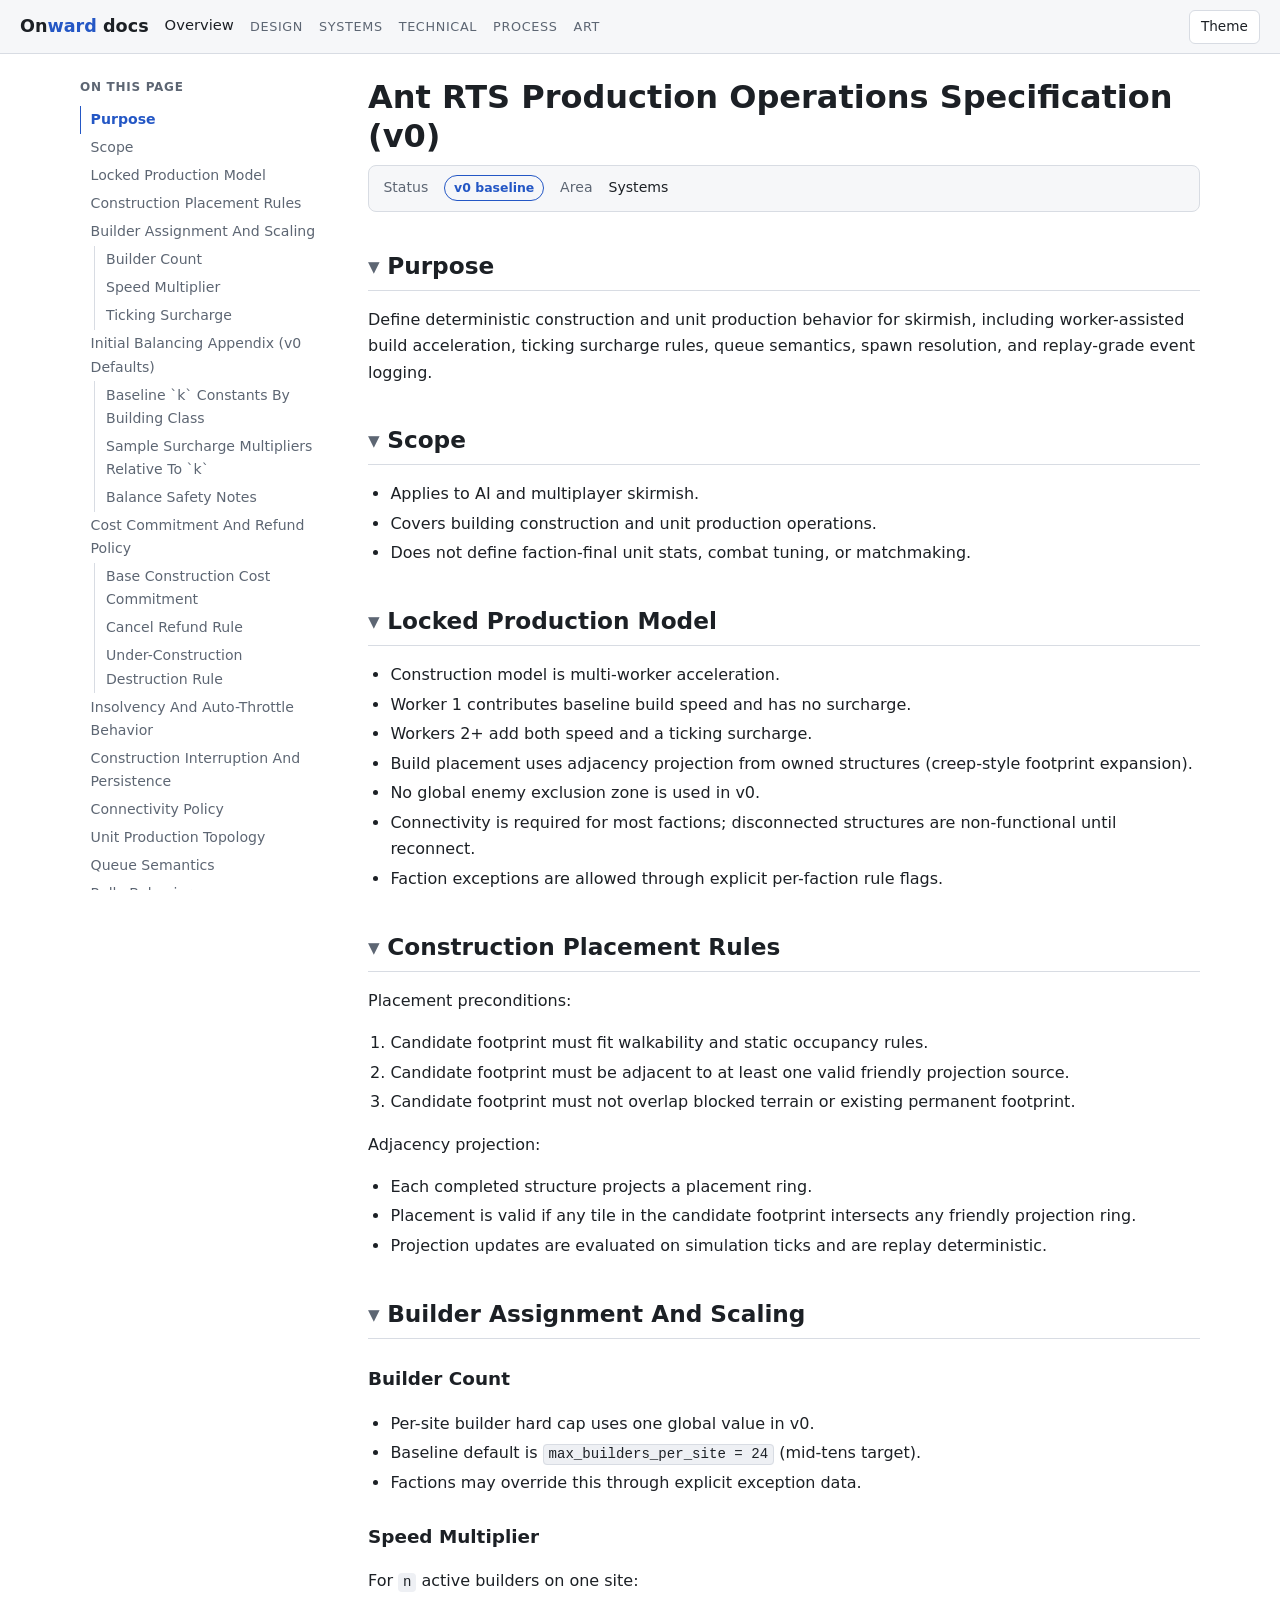
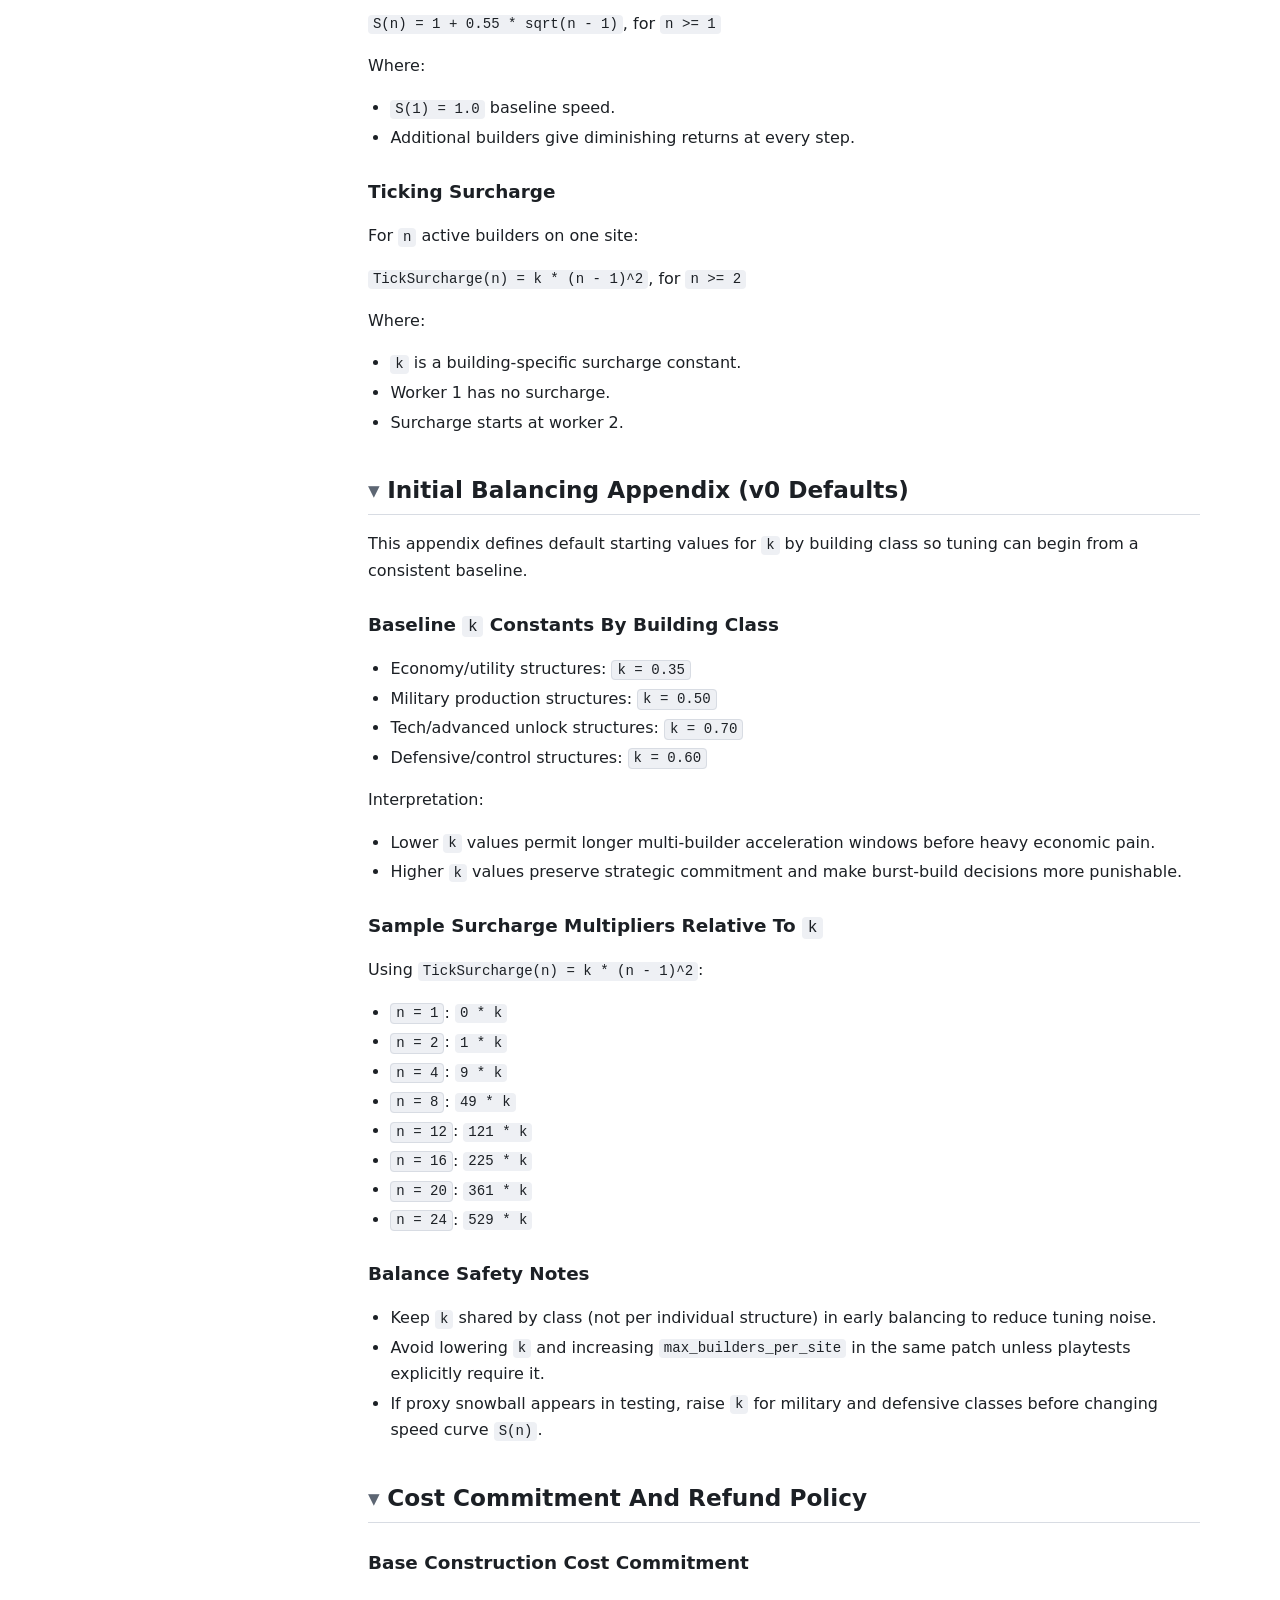
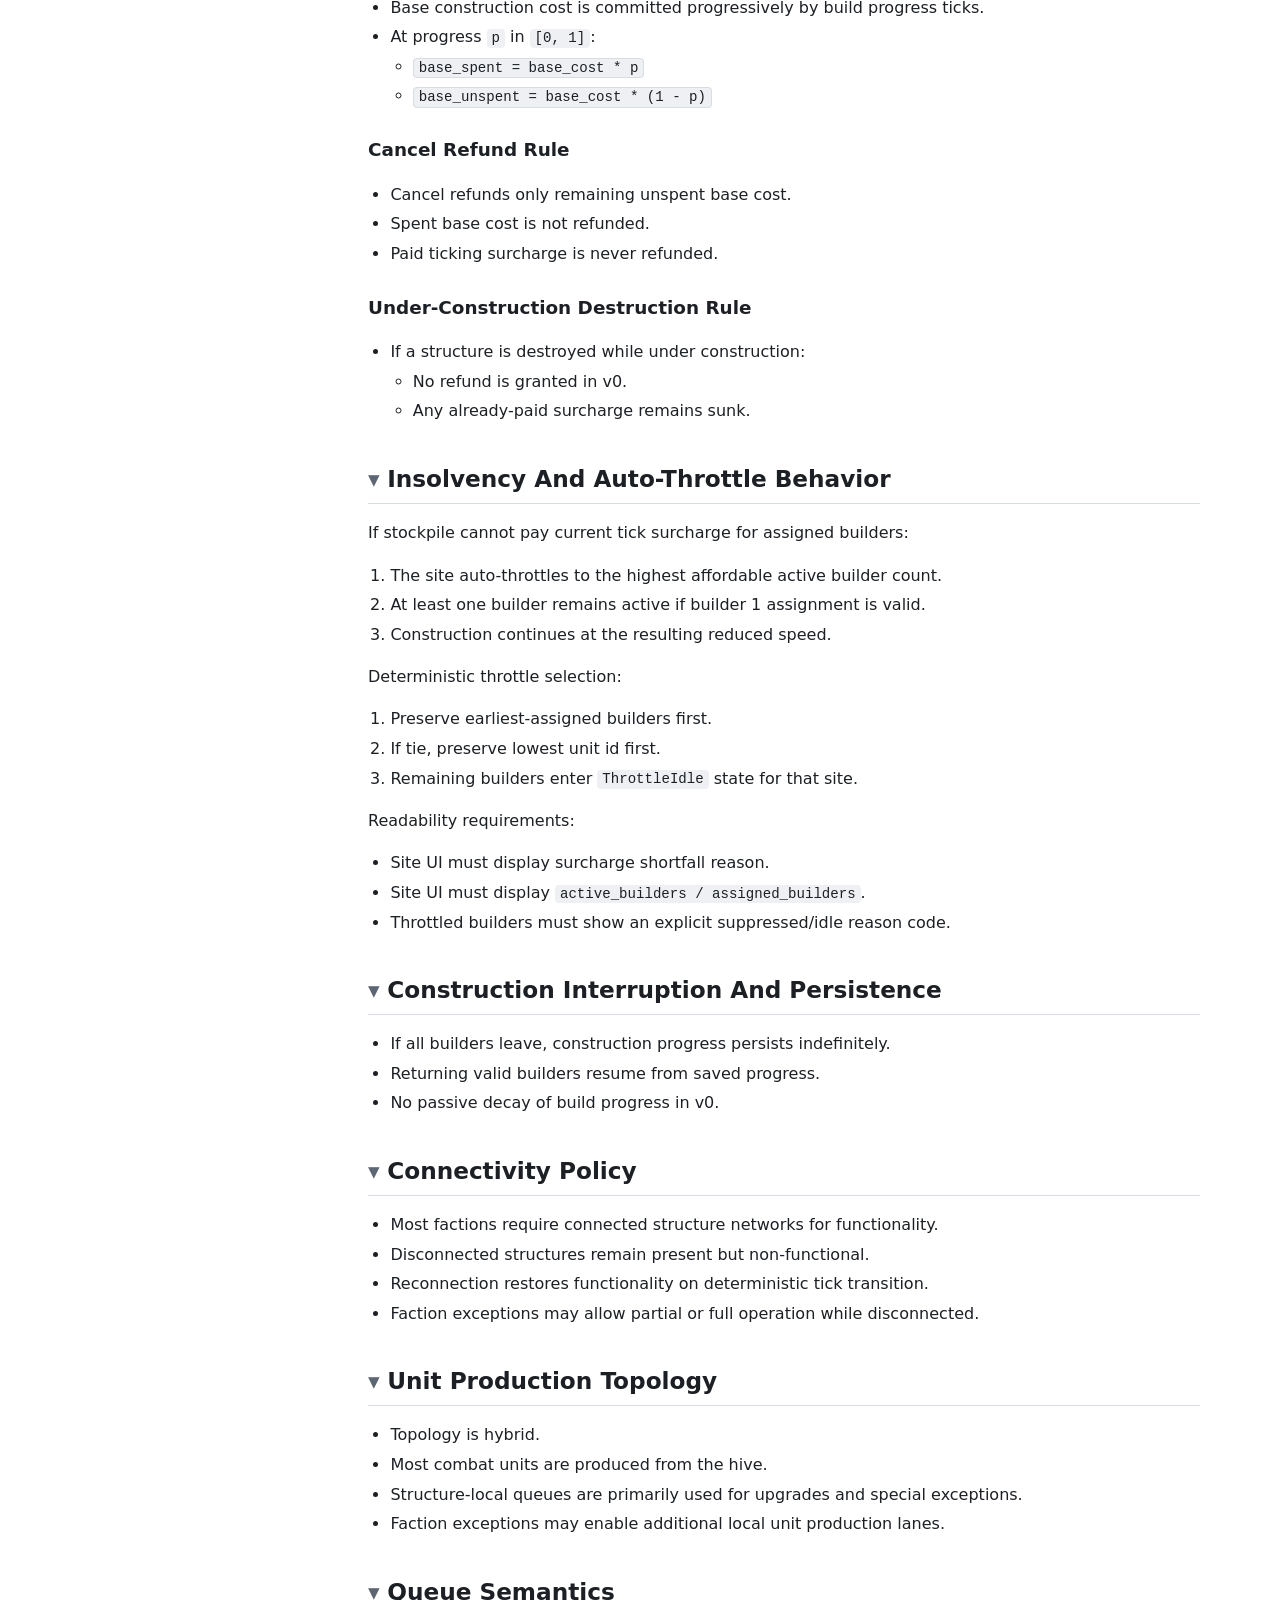
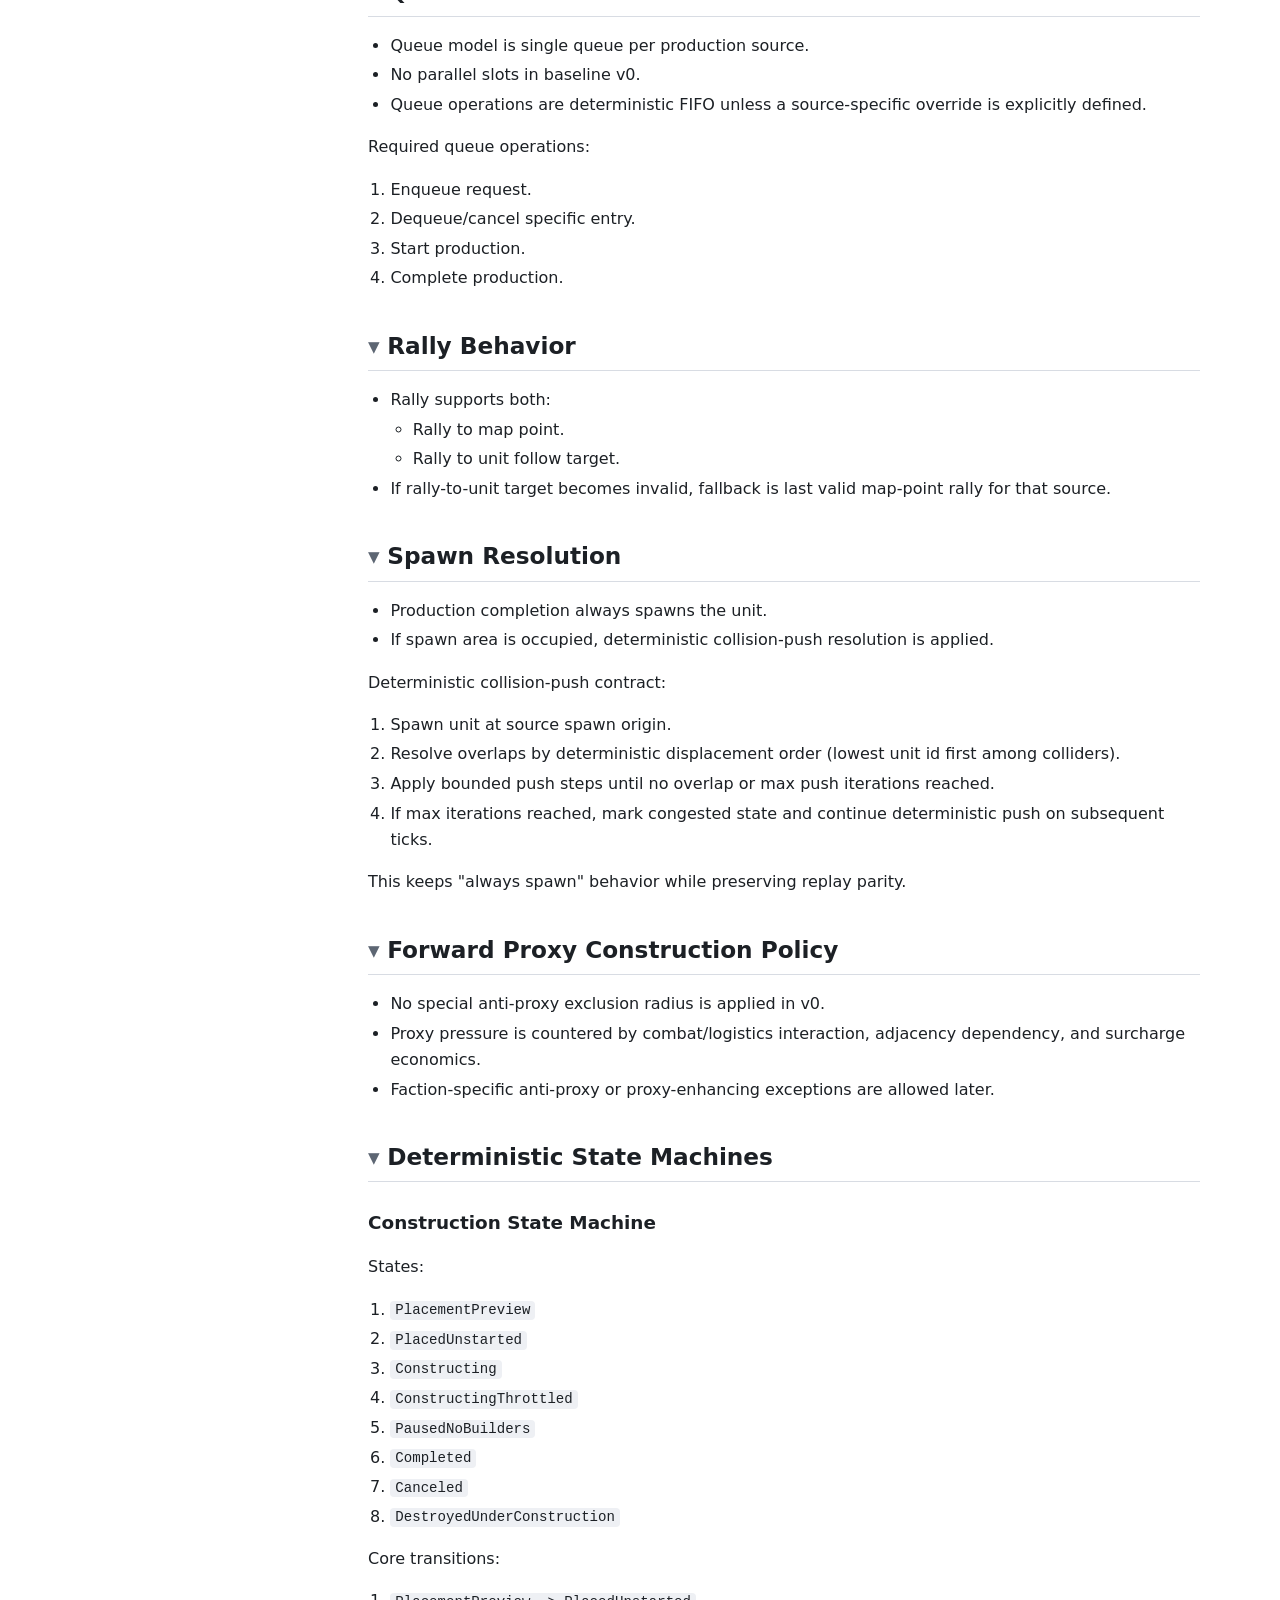
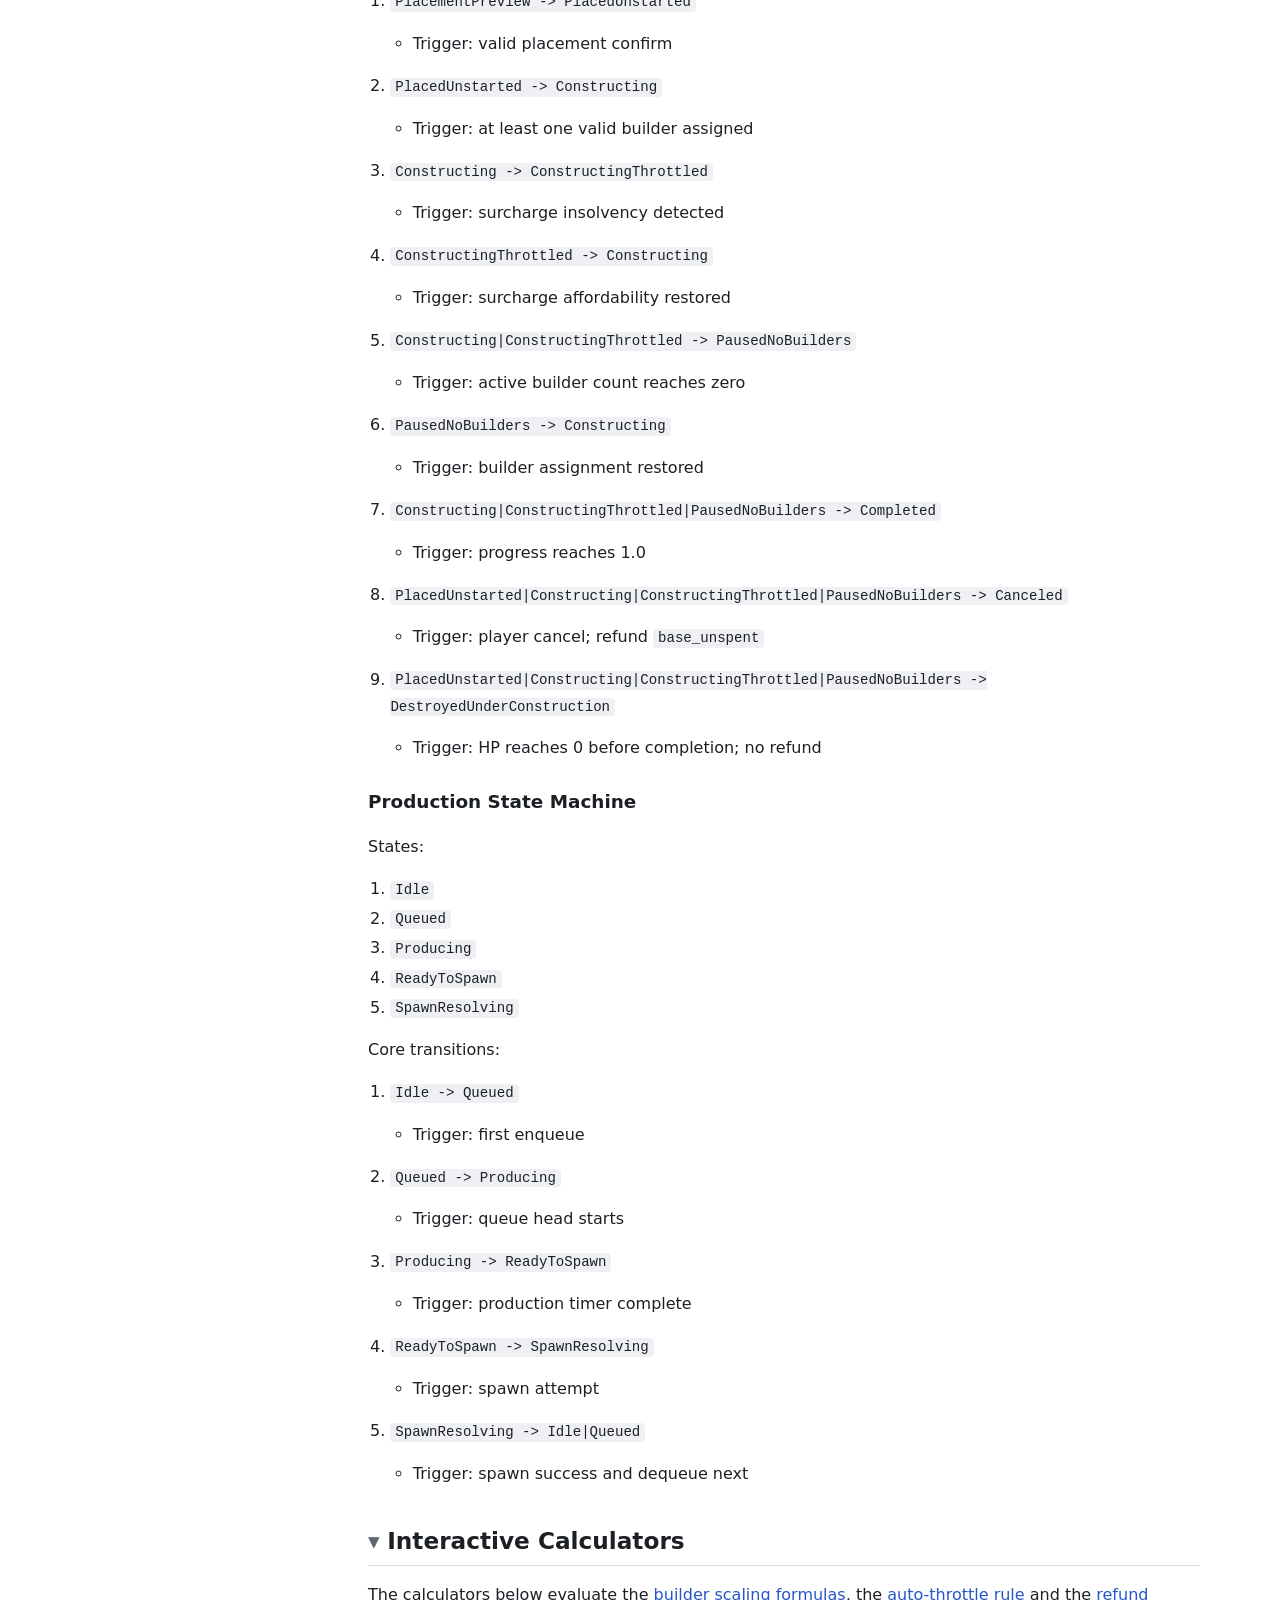
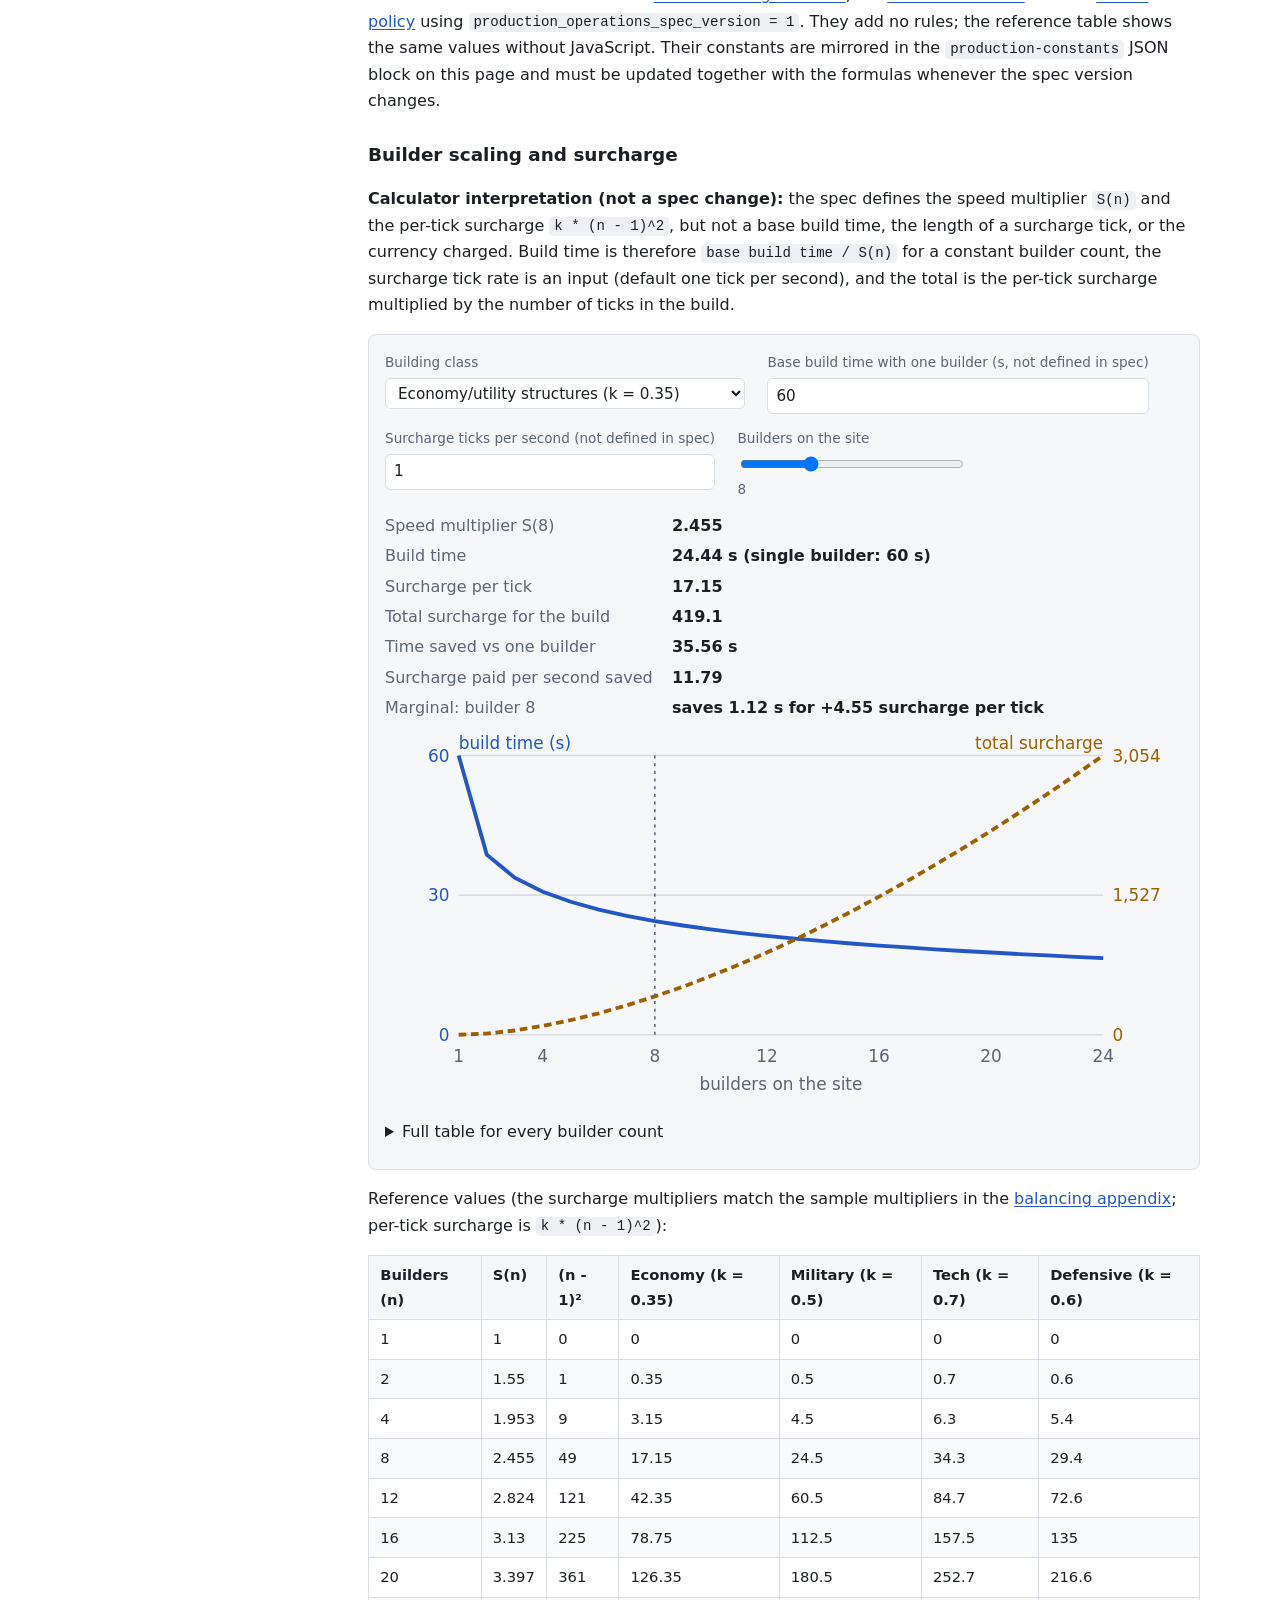
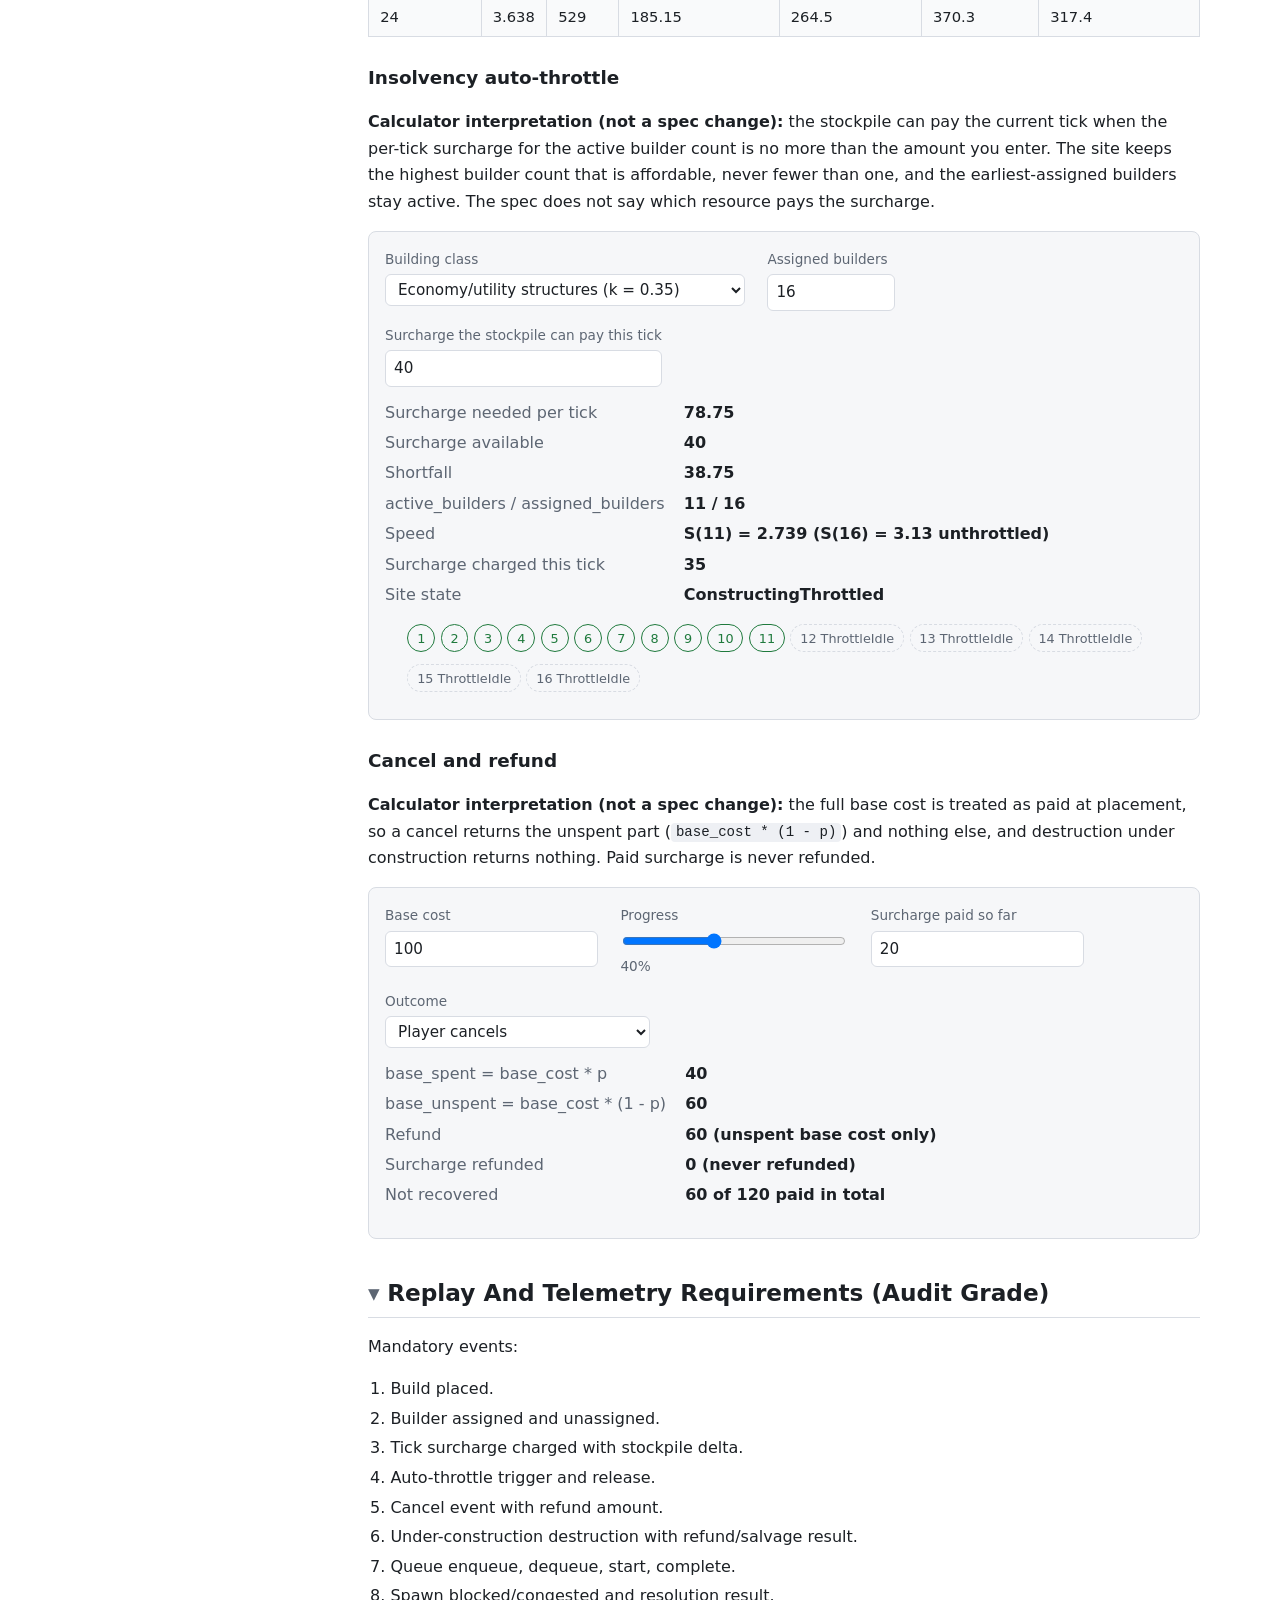
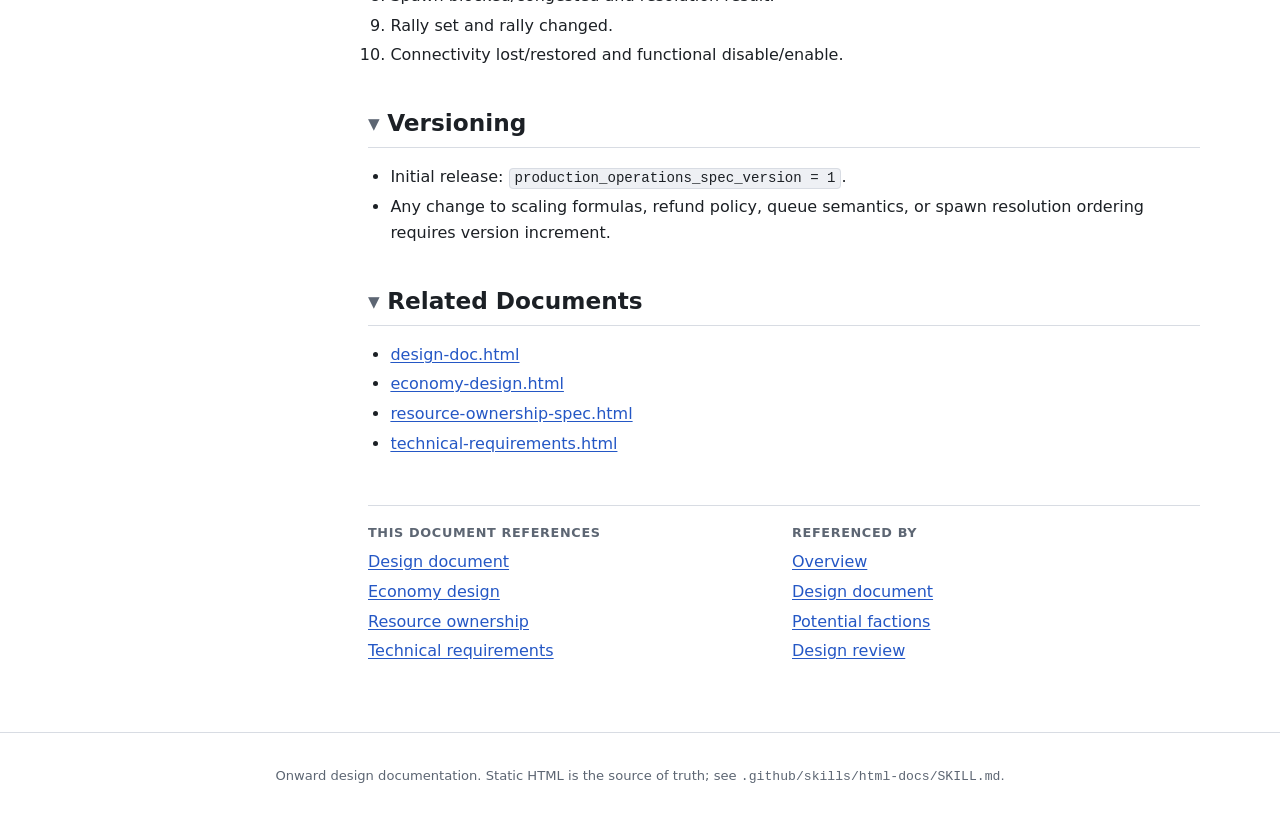
<file: docs/production-operations-spec.html>
<!doctype html>
<html lang="en">
<head>
<meta charset="utf-8">
<meta name="viewport" content="width=device-width, initial-scale=1">
<title>Ant RTS Production Operations Specification (v0) - Onward</title>
<meta name="description" content="Construction, production queues, placement, refunds, spawning, and connectivity.">
<link rel="stylesheet" href="assets/css/site.css">
<script type="application/ld+json">
{
  "@context": "https://schema.org",
  "@type": "TechArticle",
  "headline": "Ant RTS Production Operations Specification (v0)",
  "description": "Construction, production queues, placement, refunds, spawning, and connectivity.",
  "isPartOf": {
    "@type": "CreativeWork",
    "name": "Onward design documentation",
    "url": "index.html"
  },
  "citation": [
    "design-doc.html",
    "economy-design.html",
    "resource-ownership-spec.html",
    "technical-requirements.html"
  ]
}
</script>
<script type="application/json" id="doc-data">
{
  "slug": "production-operations-spec",
  "title": "Ant RTS Production Operations Specification (v0)",
  "group": "Systems",
  "status": {
    "key": "baseline",
    "label": "v0 baseline"
  },
  "references": [
    "design-doc",
    "economy-design",
    "resource-ownership-spec",
    "technical-requirements"
  ],
  "referencedBy": [
    "design-doc",
    "design-review",
    "index",
    "potential-factions"
  ],
  "constants": {
    "max_builders_per_site": "24",
    "k": "0.60",
    "n": "24",
    "base_spent": "base_cost * p",
    "base_unspent": "base_cost * (1 - p)",
    "production_operations_spec_version": "1"
  },
  "sections": [
    {
      "id": "purpose",
      "title": "Purpose",
      "level": 2
    },
    {
      "id": "scope",
      "title": "Scope",
      "level": 2
    },
    {
      "id": "locked-production-model",
      "title": "Locked Production Model",
      "level": 2
    },
    {
      "id": "construction-placement-rules",
      "title": "Construction Placement Rules",
      "level": 2
    },
    {
      "id": "builder-assignment-and-scaling",
      "title": "Builder Assignment And Scaling",
      "level": 2
    },
    {
      "id": "initial-balancing-appendix-v0-defaults",
      "title": "Initial Balancing Appendix (v0 Defaults)",
      "level": 2
    },
    {
      "id": "cost-commitment-and-refund-policy",
      "title": "Cost Commitment And Refund Policy",
      "level": 2
    },
    {
      "id": "insolvency-and-auto-throttle-behavior",
      "title": "Insolvency And Auto-Throttle Behavior",
      "level": 2
    },
    {
      "id": "construction-interruption-and-persistence",
      "title": "Construction Interruption And Persistence",
      "level": 2
    },
    {
      "id": "connectivity-policy",
      "title": "Connectivity Policy",
      "level": 2
    },
    {
      "id": "unit-production-topology",
      "title": "Unit Production Topology",
      "level": 2
    },
    {
      "id": "queue-semantics",
      "title": "Queue Semantics",
      "level": 2
    },
    {
      "id": "rally-behavior",
      "title": "Rally Behavior",
      "level": 2
    },
    {
      "id": "spawn-resolution",
      "title": "Spawn Resolution",
      "level": 2
    },
    {
      "id": "forward-proxy-construction-policy",
      "title": "Forward Proxy Construction Policy",
      "level": 2
    },
    {
      "id": "deterministic-state-machines",
      "title": "Deterministic State Machines",
      "level": 2
    },
    {
      "id": "interactive-calculators",
      "title": "Interactive Calculators",
      "level": 2
    },
    {
      "id": "replay-and-telemetry-requirements-audit-grade",
      "title": "Replay And Telemetry Requirements (Audit Grade)",
      "level": 2
    },
    {
      "id": "versioning",
      "title": "Versioning",
      "level": 2
    },
    {
      "id": "related-documents",
      "title": "Related Documents",
      "level": 2
    }
  ]
}
</script>
<script src="assets/js/site.js" defer></script>
<script src="assets/js/widget-utils.js" defer></script>
<script src="assets/js/production-calculators.js" defer></script>
</head>
<body>
<a class="skip-link" href="#content">Skip to content</a>
<header class="site-header">
<a class="brand" href="index.html">On<span>ward</span> docs</a>
<nav class="site-nav" aria-label="Documentation">
<ul>
<li><a href="index.html">Overview</a></li>
<li><span class="group-label" tabindex="0">Design</span><ul class="group-links"><li><a href="design-doc.html">Design document</a></li><li><a href="level-design.html">Level design</a></li><li><a href="potential-factions.html">Potential factions</a></li></ul></li>
<li><span class="group-label" tabindex="0">Systems</span><ul class="group-links"><li><a href="economy-design.html">Economy design</a></li><li><a href="resource-ownership-spec.html">Resource ownership</a></li><li><a href="combat-spec.html">Combat</a></li><li><a href="production-operations-spec.html" aria-current="page">Production operations</a></li><li><a href="tech-tree-operational-spec.html">Tech tree</a></li><li><a href="match-termination-spec.html">Match termination</a></li><li><a href="ai-spec.html">AI</a></li></ul></li>
<li><span class="group-label" tabindex="0">Technical</span><ul class="group-links"><li><a href="technical-requirements.html">Technical requirements</a></li></ul></li>
<li><span class="group-label" tabindex="0">Process</span><ul class="group-links"><li><a href="design-review.html">Design review</a></li></ul></li>
<li><span class="group-label" tabindex="0">Art</span><ul class="group-links"><li><a href="art-direction.html">Art direction</a></li></ul></li>
</ul>
</nav>
<div class="header-tools"><button type="button" id="theme-toggle" aria-label="Toggle light or dark theme">Theme</button></div>
</header>
<div class="layout">
<nav class="toc" aria-label="On this page"><h2>On this page</h2>
<ul>
<li><a href="#purpose">Purpose</a>
</li>
<li><a href="#scope">Scope</a>
</li>
<li><a href="#locked-production-model">Locked Production Model</a>
</li>
<li><a href="#construction-placement-rules">Construction Placement Rules</a>
</li>
<li><a href="#builder-assignment-and-scaling">Builder Assignment And Scaling</a>
<ul>
<li><a href="#builder-count">Builder Count</a></li>
<li><a href="#speed-multiplier">Speed Multiplier</a></li>
<li><a href="#ticking-surcharge">Ticking Surcharge</a></li>
</ul></li>
<li><a href="#initial-balancing-appendix-v0-defaults">Initial Balancing Appendix (v0 Defaults)</a>
<ul>
<li><a href="#baseline-k-constants-by-building-class">Baseline `k` Constants By Building Class</a></li>
<li><a href="#sample-surcharge-multipliers-relative-to-k">Sample Surcharge Multipliers Relative To `k`</a></li>
<li><a href="#balance-safety-notes">Balance Safety Notes</a></li>
</ul></li>
<li><a href="#cost-commitment-and-refund-policy">Cost Commitment And Refund Policy</a>
<ul>
<li><a href="#base-construction-cost-commitment">Base Construction Cost Commitment</a></li>
<li><a href="#cancel-refund-rule">Cancel Refund Rule</a></li>
<li><a href="#under-construction-destruction-rule">Under-Construction Destruction Rule</a></li>
</ul></li>
<li><a href="#insolvency-and-auto-throttle-behavior">Insolvency And Auto-Throttle Behavior</a>
</li>
<li><a href="#construction-interruption-and-persistence">Construction Interruption And Persistence</a>
</li>
<li><a href="#connectivity-policy">Connectivity Policy</a>
</li>
<li><a href="#unit-production-topology">Unit Production Topology</a>
</li>
<li><a href="#queue-semantics">Queue Semantics</a>
</li>
<li><a href="#rally-behavior">Rally Behavior</a>
</li>
<li><a href="#spawn-resolution">Spawn Resolution</a>
</li>
<li><a href="#forward-proxy-construction-policy">Forward Proxy Construction Policy</a>
</li>
<li><a href="#deterministic-state-machines">Deterministic State Machines</a>
<ul>
<li><a href="#construction-state-machine">Construction State Machine</a></li>
<li><a href="#production-state-machine">Production State Machine</a></li>
</ul></li>
<li><a href="#interactive-calculators">Interactive Calculators</a>
<ul>
<li><a href="#calc-builder-scaling">Builder scaling and surcharge</a></li>
<li><a href="#calc-auto-throttle">Insolvency auto-throttle</a></li>
<li><a href="#calc-cancel-refund">Cancel and refund</a></li>
</ul></li>
<li><a href="#replay-and-telemetry-requirements-audit-grade">Replay And Telemetry Requirements (Audit Grade)</a>
</li>
<li><a href="#versioning">Versioning</a>
</li>
<li><a href="#related-documents">Related Documents</a>
</li>
</ul>
<div class="toc-tools"><button type="button" id="expand-all">Expand all</button><button type="button" id="collapse-all">Collapse all</button></div></nav>
<main id="content" class="doc">
<h1 id="ant-rts-production-operations-specification-v0">Ant RTS Production Operations Specification (v0)</h1>
<div class="doc-meta"><dl><dt>Status</dt><dd><span class="badge" data-status="baseline">v0 baseline</span></dd><dt>Area</dt><dd>Systems</dd></dl></div>
<section aria-labelledby="purpose">
<h2 id="purpose">Purpose <a class="anchor" href="#purpose" aria-label="Link to this section">#</a></h2>
<p>Define deterministic construction and unit production behavior for skirmish, including worker-assisted build acceleration, ticking surcharge rules, queue semantics, spawn resolution, and replay-grade event logging.</p>
</section>
<section aria-labelledby="scope">
<h2 id="scope">Scope <a class="anchor" href="#scope" aria-label="Link to this section">#</a></h2>
<ul>
<li>Applies to AI and multiplayer skirmish.</li>
<li>Covers building construction and unit production operations.</li>
<li>Does not define faction-final unit stats, combat tuning, or matchmaking.</li>
</ul>
</section>
<section aria-labelledby="locked-production-model">
<h2 id="locked-production-model">Locked Production Model <a class="anchor" href="#locked-production-model" aria-label="Link to this section">#</a></h2>
<ul>
<li>Construction model is multi-worker acceleration.</li>
<li>Worker 1 contributes baseline build speed and has no surcharge.</li>
<li>Workers 2+ add both speed and a ticking surcharge.</li>
<li>Build placement uses adjacency projection from owned structures (creep-style footprint expansion).</li>
<li>No global enemy exclusion zone is used in v0.</li>
<li>Connectivity is required for most factions; disconnected structures are non-functional until reconnect.</li>
<li>Faction exceptions are allowed through explicit per-faction rule flags.</li>
</ul>
</section>
<section aria-labelledby="construction-placement-rules">
<h2 id="construction-placement-rules">Construction Placement Rules <a class="anchor" href="#construction-placement-rules" aria-label="Link to this section">#</a></h2>
<p>Placement preconditions:</p>
<ol>
<li>Candidate footprint must fit walkability and static occupancy rules.</li>
<li>Candidate footprint must be adjacent to at least one valid friendly projection source.</li>
<li>Candidate footprint must not overlap blocked terrain or existing permanent footprint.</li>
</ol>
<p>Adjacency projection:</p>
<ul>
<li>Each completed structure projects a placement ring.</li>
<li>Placement is valid if any tile in the candidate footprint intersects any friendly projection ring.</li>
<li>Projection updates are evaluated on simulation ticks and are replay deterministic.</li>
</ul>
</section>
<section aria-labelledby="builder-assignment-and-scaling">
<h2 id="builder-assignment-and-scaling">Builder Assignment And Scaling <a class="anchor" href="#builder-assignment-and-scaling" aria-label="Link to this section">#</a></h2>
<h3 id="builder-count">Builder Count <a class="anchor" href="#builder-count" aria-label="Link to this section">#</a></h3>
<ul>
<li>Per-site builder hard cap uses one global value in v0.</li>
<li>Baseline default is <code data-constant="max_builders_per_site" data-value="24">max_builders_per_site = 24</code> (mid-tens target).</li>
<li>Factions may override this through explicit exception data.</li>
</ul>
<h3 id="speed-multiplier">Speed Multiplier <a class="anchor" href="#speed-multiplier" aria-label="Link to this section">#</a></h3>
<p>For <code>n</code> active builders on one site:</p>
<p><code>S(n) = 1 + 0.55 * sqrt(n - 1)</code>, for <code>n &gt;= 1</code></p>
<p>Where:</p>
<ul>
<li><code>S(1) = 1.0</code> baseline speed.</li>
<li>Additional builders give diminishing returns at every step.</li>
</ul>
<h3 id="ticking-surcharge">Ticking Surcharge <a class="anchor" href="#ticking-surcharge" aria-label="Link to this section">#</a></h3>
<p>For <code>n</code> active builders on one site:</p>
<p><code>TickSurcharge(n) = k * (n - 1)^2</code>, for <code>n &gt;= 2</code></p>
<p>Where:</p>
<ul>
<li><code>k</code> is a building-specific surcharge constant.</li>
<li>Worker 1 has no surcharge.</li>
<li>Surcharge starts at worker 2.</li>
</ul>
</section>
<section aria-labelledby="initial-balancing-appendix-v0-defaults">
<h2 id="initial-balancing-appendix-v0-defaults">Initial Balancing Appendix (v0 Defaults) <a class="anchor" href="#initial-balancing-appendix-v0-defaults" aria-label="Link to this section">#</a></h2>
<p>This appendix defines default starting values for <code>k</code> by building class so tuning can begin from a consistent baseline.</p>
<h3 id="baseline-k-constants-by-building-class">Baseline <code>k</code> Constants By Building Class <a class="anchor" href="#baseline-k-constants-by-building-class" aria-label="Link to this section">#</a></h3>
<ul>
<li>Economy/utility structures: <code data-constant="k" data-value="0.35">k = 0.35</code></li>
<li>Military production structures: <code data-constant="k" data-value="0.50">k = 0.50</code></li>
<li>Tech/advanced unlock structures: <code data-constant="k" data-value="0.70">k = 0.70</code></li>
<li>Defensive/control structures: <code data-constant="k" data-value="0.60">k = 0.60</code></li>
</ul>
<p>Interpretation:</p>
<ul>
<li>Lower <code>k</code> values permit longer multi-builder acceleration windows before heavy economic pain.</li>
<li>Higher <code>k</code> values preserve strategic commitment and make burst-build decisions more punishable.</li>
</ul>
<h3 id="sample-surcharge-multipliers-relative-to-k">Sample Surcharge Multipliers Relative To <code>k</code> <a class="anchor" href="#sample-surcharge-multipliers-relative-to-k" aria-label="Link to this section">#</a></h3>
<p>Using <code>TickSurcharge(n) = k * (n - 1)^2</code>:</p>
<ul>
<li><code data-constant="n" data-value="1">n = 1</code>: <code>0 * k</code></li>
<li><code data-constant="n" data-value="2">n = 2</code>: <code>1 * k</code></li>
<li><code data-constant="n" data-value="4">n = 4</code>: <code>9 * k</code></li>
<li><code data-constant="n" data-value="8">n = 8</code>: <code>49 * k</code></li>
<li><code data-constant="n" data-value="12">n = 12</code>: <code>121 * k</code></li>
<li><code data-constant="n" data-value="16">n = 16</code>: <code>225 * k</code></li>
<li><code data-constant="n" data-value="20">n = 20</code>: <code>361 * k</code></li>
<li><code data-constant="n" data-value="24">n = 24</code>: <code>529 * k</code></li>
</ul>
<h3 id="balance-safety-notes">Balance Safety Notes <a class="anchor" href="#balance-safety-notes" aria-label="Link to this section">#</a></h3>
<ul>
<li>Keep <code>k</code> shared by class (not per individual structure) in early balancing to reduce tuning noise.</li>
<li>Avoid lowering <code>k</code> and increasing <code>max_builders_per_site</code> in the same patch unless playtests explicitly require it.</li>
<li>If proxy snowball appears in testing, raise <code>k</code> for military and defensive classes before changing speed curve <code>S(n)</code>.</li>
</ul>
</section>
<section aria-labelledby="cost-commitment-and-refund-policy">
<h2 id="cost-commitment-and-refund-policy">Cost Commitment And Refund Policy <a class="anchor" href="#cost-commitment-and-refund-policy" aria-label="Link to this section">#</a></h2>
<h3 id="base-construction-cost-commitment">Base Construction Cost Commitment <a class="anchor" href="#base-construction-cost-commitment" aria-label="Link to this section">#</a></h3>
<ul>
<li>Base construction cost is committed progressively by build progress ticks.</li>
<li>At progress <code>p</code> in <code>[0, 1]</code>:
<ul>
<li><code data-constant="base_spent" data-value="base_cost * p">base_spent = base_cost * p</code></li>
<li><code data-constant="base_unspent" data-value="base_cost * (1 - p)">base_unspent = base_cost * (1 - p)</code></li>
</ul>
</li>
</ul>
<h3 id="cancel-refund-rule">Cancel Refund Rule <a class="anchor" href="#cancel-refund-rule" aria-label="Link to this section">#</a></h3>
<ul>
<li>Cancel refunds only remaining unspent base cost.</li>
<li>Spent base cost is not refunded.</li>
<li>Paid ticking surcharge is never refunded.</li>
</ul>
<h3 id="under-construction-destruction-rule">Under-Construction Destruction Rule <a class="anchor" href="#under-construction-destruction-rule" aria-label="Link to this section">#</a></h3>
<ul>
<li>If a structure is destroyed while under construction:
<ul>
<li>No refund is granted in v0.</li>
<li>Any already-paid surcharge remains sunk.</li>
</ul>
</li>
</ul>
</section>
<section aria-labelledby="insolvency-and-auto-throttle-behavior">
<h2 id="insolvency-and-auto-throttle-behavior">Insolvency And Auto-Throttle Behavior <a class="anchor" href="#insolvency-and-auto-throttle-behavior" aria-label="Link to this section">#</a></h2>
<p>If stockpile cannot pay current tick surcharge for assigned builders:</p>
<ol>
<li>The site auto-throttles to the highest affordable active builder count.</li>
<li>At least one builder remains active if builder 1 assignment is valid.</li>
<li>Construction continues at the resulting reduced speed.</li>
</ol>
<p>Deterministic throttle selection:</p>
<ol>
<li>Preserve earliest-assigned builders first.</li>
<li>If tie, preserve lowest unit id first.</li>
<li>Remaining builders enter <code>ThrottleIdle</code> state for that site.</li>
</ol>
<p>Readability requirements:</p>
<ul>
<li>Site UI must display surcharge shortfall reason.</li>
<li>Site UI must display <code>active_builders / assigned_builders</code>.</li>
<li>Throttled builders must show an explicit suppressed/idle reason code.</li>
</ul>
</section>
<section aria-labelledby="construction-interruption-and-persistence">
<h2 id="construction-interruption-and-persistence">Construction Interruption And Persistence <a class="anchor" href="#construction-interruption-and-persistence" aria-label="Link to this section">#</a></h2>
<ul>
<li>If all builders leave, construction progress persists indefinitely.</li>
<li>Returning valid builders resume from saved progress.</li>
<li>No passive decay of build progress in v0.</li>
</ul>
</section>
<section aria-labelledby="connectivity-policy">
<h2 id="connectivity-policy">Connectivity Policy <a class="anchor" href="#connectivity-policy" aria-label="Link to this section">#</a></h2>
<ul>
<li>Most factions require connected structure networks for functionality.</li>
<li>Disconnected structures remain present but non-functional.</li>
<li>Reconnection restores functionality on deterministic tick transition.</li>
<li>Faction exceptions may allow partial or full operation while disconnected.</li>
</ul>
</section>
<section aria-labelledby="unit-production-topology">
<h2 id="unit-production-topology">Unit Production Topology <a class="anchor" href="#unit-production-topology" aria-label="Link to this section">#</a></h2>
<ul>
<li>Topology is hybrid.</li>
<li>Most combat units are produced from the hive.</li>
<li>Structure-local queues are primarily used for upgrades and special exceptions.</li>
<li>Faction exceptions may enable additional local unit production lanes.</li>
</ul>
</section>
<section aria-labelledby="queue-semantics">
<h2 id="queue-semantics">Queue Semantics <a class="anchor" href="#queue-semantics" aria-label="Link to this section">#</a></h2>
<ul>
<li>Queue model is single queue per production source.</li>
<li>No parallel slots in baseline v0.</li>
<li>Queue operations are deterministic FIFO unless a source-specific override is explicitly defined.</li>
</ul>
<p>Required queue operations:</p>
<ol>
<li>Enqueue request.</li>
<li>Dequeue/cancel specific entry.</li>
<li>Start production.</li>
<li>Complete production.</li>
</ol>
</section>
<section aria-labelledby="rally-behavior">
<h2 id="rally-behavior">Rally Behavior <a class="anchor" href="#rally-behavior" aria-label="Link to this section">#</a></h2>
<ul>
<li>Rally supports both:
<ul>
<li>Rally to map point.</li>
<li>Rally to unit follow target.</li>
</ul>
</li>
<li>If rally-to-unit target becomes invalid, fallback is last valid map-point rally for that source.</li>
</ul>
</section>
<section aria-labelledby="spawn-resolution">
<h2 id="spawn-resolution">Spawn Resolution <a class="anchor" href="#spawn-resolution" aria-label="Link to this section">#</a></h2>
<ul>
<li>Production completion always spawns the unit.</li>
<li>If spawn area is occupied, deterministic collision-push resolution is applied.</li>
</ul>
<p>Deterministic collision-push contract:</p>
<ol>
<li>Spawn unit at source spawn origin.</li>
<li>Resolve overlaps by deterministic displacement order (lowest unit id first among colliders).</li>
<li>Apply bounded push steps until no overlap or max push iterations reached.</li>
<li>If max iterations reached, mark congested state and continue deterministic push on subsequent ticks.</li>
</ol>
<p>This keeps &quot;always spawn&quot; behavior while preserving replay parity.</p>
</section>
<section aria-labelledby="forward-proxy-construction-policy">
<h2 id="forward-proxy-construction-policy">Forward Proxy Construction Policy <a class="anchor" href="#forward-proxy-construction-policy" aria-label="Link to this section">#</a></h2>
<ul>
<li>No special anti-proxy exclusion radius is applied in v0.</li>
<li>Proxy pressure is countered by combat/logistics interaction, adjacency dependency, and surcharge economics.</li>
<li>Faction-specific anti-proxy or proxy-enhancing exceptions are allowed later.</li>
</ul>
</section>
<section aria-labelledby="deterministic-state-machines">
<h2 id="deterministic-state-machines">Deterministic State Machines <a class="anchor" href="#deterministic-state-machines" aria-label="Link to this section">#</a></h2>
<h3 id="construction-state-machine">Construction State Machine <a class="anchor" href="#construction-state-machine" aria-label="Link to this section">#</a></h3>
<p>States:</p>
<ol>
<li><code>PlacementPreview</code></li>
<li><code>PlacedUnstarted</code></li>
<li><code>Constructing</code></li>
<li><code>ConstructingThrottled</code></li>
<li><code>PausedNoBuilders</code></li>
<li><code>Completed</code></li>
<li><code>Canceled</code></li>
<li><code>DestroyedUnderConstruction</code></li>
</ol>
<p>Core transitions:</p>
<ol>
<li>
<p><code>PlacementPreview -&gt; PlacedUnstarted</code></p>
<ul>
<li>Trigger: valid placement confirm</li>
</ul>
</li>
<li>
<p><code>PlacedUnstarted -&gt; Constructing</code></p>
<ul>
<li>Trigger: at least one valid builder assigned</li>
</ul>
</li>
<li>
<p><code>Constructing -&gt; ConstructingThrottled</code></p>
<ul>
<li>Trigger: surcharge insolvency detected</li>
</ul>
</li>
<li>
<p><code>ConstructingThrottled -&gt; Constructing</code></p>
<ul>
<li>Trigger: surcharge affordability restored</li>
</ul>
</li>
<li>
<p><code>Constructing|ConstructingThrottled -&gt; PausedNoBuilders</code></p>
<ul>
<li>Trigger: active builder count reaches zero</li>
</ul>
</li>
<li>
<p><code>PausedNoBuilders -&gt; Constructing</code></p>
<ul>
<li>Trigger: builder assignment restored</li>
</ul>
</li>
<li>
<p><code>Constructing|ConstructingThrottled|PausedNoBuilders -&gt; Completed</code></p>
<ul>
<li>Trigger: progress reaches 1.0</li>
</ul>
</li>
<li>
<p><code>PlacedUnstarted|Constructing|ConstructingThrottled|PausedNoBuilders -&gt; Canceled</code></p>
<ul>
<li>Trigger: player cancel; refund <code>base_unspent</code></li>
</ul>
</li>
<li>
<p><code>PlacedUnstarted|Constructing|ConstructingThrottled|PausedNoBuilders -&gt; DestroyedUnderConstruction</code></p>
<ul>
<li>Trigger: HP reaches 0 before completion; no refund</li>
</ul>
</li>
</ol>
<h3 id="production-state-machine">Production State Machine <a class="anchor" href="#production-state-machine" aria-label="Link to this section">#</a></h3>
<p>States:</p>
<ol>
<li><code>Idle</code></li>
<li><code>Queued</code></li>
<li><code>Producing</code></li>
<li><code>ReadyToSpawn</code></li>
<li><code>SpawnResolving</code></li>
</ol>
<p>Core transitions:</p>
<ol>
<li>
<p><code>Idle -&gt; Queued</code></p>
<ul>
<li>Trigger: first enqueue</li>
</ul>
</li>
<li>
<p><code>Queued -&gt; Producing</code></p>
<ul>
<li>Trigger: queue head starts</li>
</ul>
</li>
<li>
<p><code>Producing -&gt; ReadyToSpawn</code></p>
<ul>
<li>Trigger: production timer complete</li>
</ul>
</li>
<li>
<p><code>ReadyToSpawn -&gt; SpawnResolving</code></p>
<ul>
<li>Trigger: spawn attempt</li>
</ul>
</li>
<li>
<p><code>SpawnResolving -&gt; Idle|Queued</code></p>
<ul>
<li>Trigger: spawn success and dequeue next</li>
</ul>
</li>
</ol>
</section>
<section aria-labelledby="interactive-calculators">
<h2 id="interactive-calculators">Interactive Calculators <a class="anchor" href="#interactive-calculators" aria-label="Link to this section">#</a></h2>
<p>The calculators below evaluate the <a href="#builder-assignment-and-scaling">builder scaling formulas</a>, the <a href="#insolvency-and-auto-throttle-behavior">auto-throttle rule</a> and the <a href="#cost-commitment-and-refund-policy">refund policy</a> using <code>production_operations_spec_version = 1</code>. They add no rules; the reference table shows the same values without JavaScript. Their constants are mirrored in the <code>production-constants</code> JSON block on this page and must be updated together with the formulas whenever the spec version changes.</p>
<script type="application/json" id="production-constants">
{
  "production_operations_spec_version": 1,
  "max_builders_per_site": 24,
  "speed": {
    "base": 1,
    "coefficient": 0.55
  },
  "k_by_class": {
    "Economy/utility structures": 0.35,
    "Military production structures": 0.5,
    "Tech/advanced unlock structures": 0.7,
    "Defensive/control structures": 0.6
  }
}
</script>
<h3 id="calc-builder-scaling">Builder scaling and surcharge <a class="anchor" href="#calc-builder-scaling" aria-label="Link to this section">#</a></h3>
<p><strong>Calculator interpretation (not a spec change):</strong> the spec defines the speed multiplier <code>S(n)</code> and the per-tick surcharge <code>k * (n - 1)^2</code>, but not a base build time, the length of a surcharge tick, or the currency charged. Build time is therefore <code>base build time / S(n)</code> for a constant builder count, the surcharge tick rate is an input (default one tick per second), and the total is the per-tick surcharge multiplied by the number of ticks in the build.</p>
<div class="widget" id="builders-widget" hidden>
<div class="widget-controls">
<label>Building class <select id="build-class"></select></label>
<label>Base build time with one builder (s, not defined in spec) <input id="build-time" type="number" min="1" step="1" value="60"></label>
<label>Surcharge ticks per second (not defined in spec) <input id="build-tick-rate" type="number" min="0" step="0.5" value="1"></label>
<label>Builders on the site <input id="build-count" type="range" min="1" max="24" step="1" value="8"> <output id="build-count-out" for="build-count">8</output></label>
</div>
<dl id="build-output" class="widget-output"></dl>
<svg id="build-chart" class="diagram" viewBox="0 0 520 240" role="img" aria-labelledby="build-chart-title"></svg>
<details><summary>Full table for every builder count</summary>
<div class="table-wrap"><table data-no-sort>
<thead><tr><th scope="col">Builders</th><th scope="col">S(n)</th><th scope="col">Build time (s)</th><th scope="col">Surcharge per tick</th><th scope="col">Total surcharge</th></tr></thead>
<tbody id="build-rows"></tbody>
</table></div>
</details>
</div>
<p>Reference values (the surcharge multipliers match the sample multipliers in the <a href="#initial-balancing-appendix-v0-defaults">balancing appendix</a>; per-tick surcharge is <code>k * (n - 1)^2</code>):</p>
<div class="table-wrap"><table data-no-sort>
<thead><tr><th scope="col">Builders (n)</th><th scope="col">S(n)</th><th scope="col">(n - 1)&sup2;</th><th scope="col">Economy (k = 0.35)</th><th scope="col">Military (k = 0.5)</th><th scope="col">Tech (k = 0.7)</th><th scope="col">Defensive (k = 0.6)</th></tr></thead>
<tbody>
<tr><td>1</td><td>1</td><td>0</td><td>0</td><td>0</td><td>0</td><td>0</td></tr>
<tr><td>2</td><td>1.55</td><td>1</td><td>0.35</td><td>0.5</td><td>0.7</td><td>0.6</td></tr>
<tr><td>4</td><td>1.953</td><td>9</td><td>3.15</td><td>4.5</td><td>6.3</td><td>5.4</td></tr>
<tr><td>8</td><td>2.455</td><td>49</td><td>17.15</td><td>24.5</td><td>34.3</td><td>29.4</td></tr>
<tr><td>12</td><td>2.824</td><td>121</td><td>42.35</td><td>60.5</td><td>84.7</td><td>72.6</td></tr>
<tr><td>16</td><td>3.13</td><td>225</td><td>78.75</td><td>112.5</td><td>157.5</td><td>135</td></tr>
<tr><td>20</td><td>3.397</td><td>361</td><td>126.35</td><td>180.5</td><td>252.7</td><td>216.6</td></tr>
<tr><td>24</td><td>3.638</td><td>529</td><td>185.15</td><td>264.5</td><td>370.3</td><td>317.4</td></tr>
</tbody>
</table></div>
<h3 id="calc-auto-throttle">Insolvency auto-throttle <a class="anchor" href="#calc-auto-throttle" aria-label="Link to this section">#</a></h3>
<p><strong>Calculator interpretation (not a spec change):</strong> the stockpile can pay the current tick when the per-tick surcharge for the active builder count is no more than the amount you enter. The site keeps the highest builder count that is affordable, never fewer than one, and the earliest-assigned builders stay active. The spec does not say which resource pays the surcharge.</p>
<div class="widget" id="throttle-widget" hidden>
<div class="widget-controls">
<label>Building class <select id="throttle-class"></select></label>
<label>Assigned builders <input id="throttle-assigned" type="number" min="1" max="24" step="1" value="16"></label>
<label>Surcharge the stockpile can pay this tick <input id="throttle-budget" type="number" min="0" step="1" value="40"></label>
</div>
<dl id="throttle-output" class="widget-output"></dl>
<ol id="throttle-chips" class="chip-list" aria-label="Builders in assignment order"></ol>
</div>
<h3 id="calc-cancel-refund">Cancel and refund <a class="anchor" href="#calc-cancel-refund" aria-label="Link to this section">#</a></h3>
<p><strong>Calculator interpretation (not a spec change):</strong> the full base cost is treated as paid at placement, so a cancel returns the unspent part (<code>base_cost * (1 - p)</code>) and nothing else, and destruction under construction returns nothing. Paid surcharge is never refunded.</p>
<div class="widget" id="refund-widget" hidden>
<div class="widget-controls">
<label>Base cost <input id="refund-cost" type="number" min="0" step="1" value="100"></label>
<label>Progress <input id="refund-progress" type="range" min="0" max="100" step="1" value="40"> <output id="refund-progress-out" for="refund-progress">40%</output></label>
<label>Surcharge paid so far <input id="refund-surcharge" type="number" min="0" step="1" value="20"></label>
<label>Outcome <select id="refund-mode"><option value="cancel">Player cancels</option><option value="destroyed">Destroyed under construction</option></select></label>
</div>
<dl id="refund-output" class="widget-output"></dl>
</div>
</section>
<section aria-labelledby="replay-and-telemetry-requirements-audit-grade">
<h2 id="replay-and-telemetry-requirements-audit-grade">Replay And Telemetry Requirements (Audit Grade) <a class="anchor" href="#replay-and-telemetry-requirements-audit-grade" aria-label="Link to this section">#</a></h2>
<p>Mandatory events:</p>
<ol>
<li>Build placed.</li>
<li>Builder assigned and unassigned.</li>
<li>Tick surcharge charged with stockpile delta.</li>
<li>Auto-throttle trigger and release.</li>
<li>Cancel event with refund amount.</li>
<li>Under-construction destruction with refund/salvage result.</li>
<li>Queue enqueue, dequeue, start, complete.</li>
<li>Spawn blocked/congested and resolution result.</li>
<li>Rally set and rally changed.</li>
<li>Connectivity lost/restored and functional disable/enable.</li>
</ol>
</section>
<section aria-labelledby="versioning">
<h2 id="versioning">Versioning <a class="anchor" href="#versioning" aria-label="Link to this section">#</a></h2>
<ul>
<li>Initial release: <code data-constant="production_operations_spec_version" data-value="1">production_operations_spec_version = 1</code>.</li>
<li>Any change to scaling formulas, refund policy, queue semantics, or spawn resolution ordering requires version increment.</li>
</ul>
</section>
<section aria-labelledby="related-documents">
<h2 id="related-documents">Related Documents <a class="anchor" href="#related-documents" aria-label="Link to this section">#</a></h2>
<ul>
<li><a href="design-doc.html"><a href="design-doc.html">design-doc.html</a></a></li>
<li><a href="economy-design.html"><a href="economy-design.html">economy-design.html</a></a></li>
<li><a href="resource-ownership-spec.html"><a href="resource-ownership-spec.html">resource-ownership-spec.html</a></a></li>
<li><a href="technical-requirements.html"><a href="technical-requirements.html">technical-requirements.html</a></a></li>
</ul>
</section>

<aside class="doc-links" aria-label="Related documents"><div><h2>This document references</h2><ul><li><a href="design-doc.html">Design document</a></li><li><a href="economy-design.html">Economy design</a></li><li><a href="resource-ownership-spec.html">Resource ownership</a></li><li><a href="technical-requirements.html">Technical requirements</a></li></ul></div><div><h2>Referenced by</h2><ul><li><a href="index.html">Overview</a></li><li><a href="design-doc.html">Design document</a></li><li><a href="potential-factions.html">Potential factions</a></li><li><a href="design-review.html">Design review</a></li></ul></div></aside>
</main>
</div>
<footer class="site-footer">Onward design documentation. Static HTML is the source of truth; see <code>.github/skills/html-docs/SKILL.md</code>.</footer>
</body>
</html>
</file>
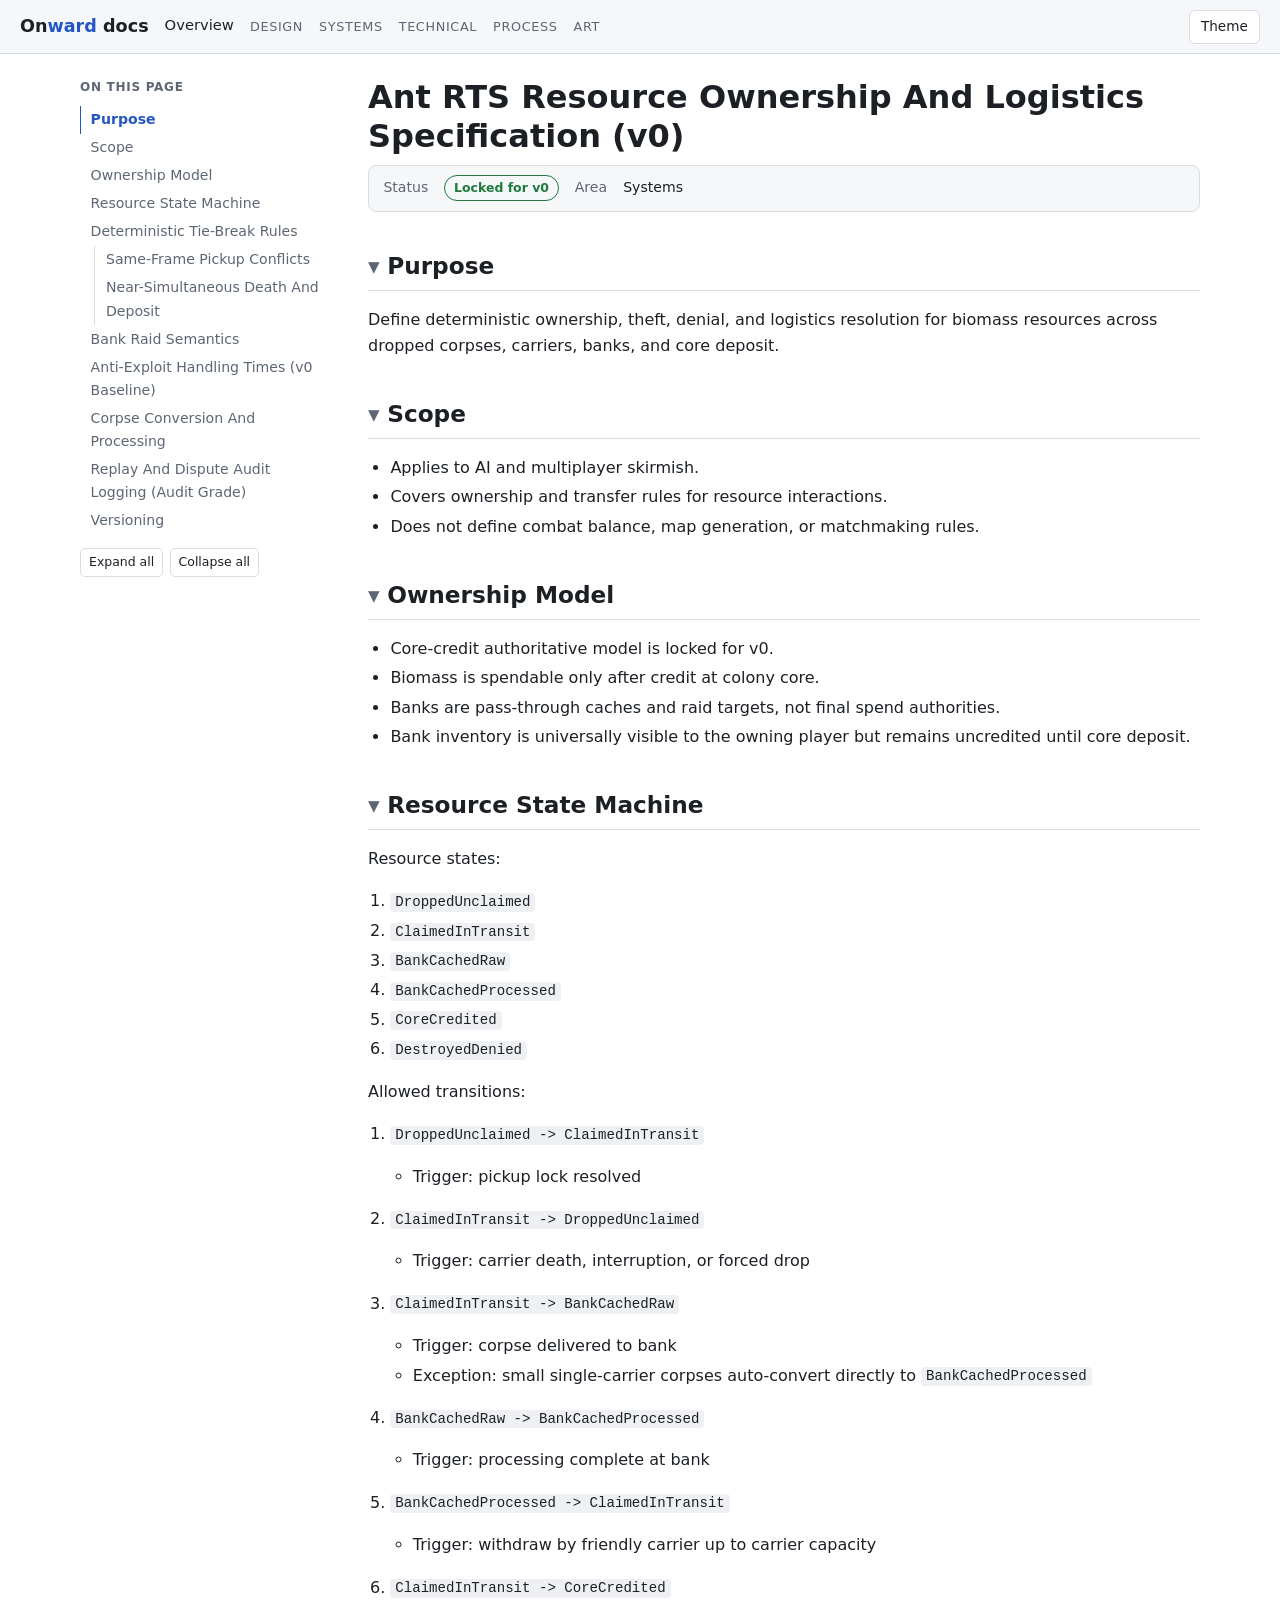
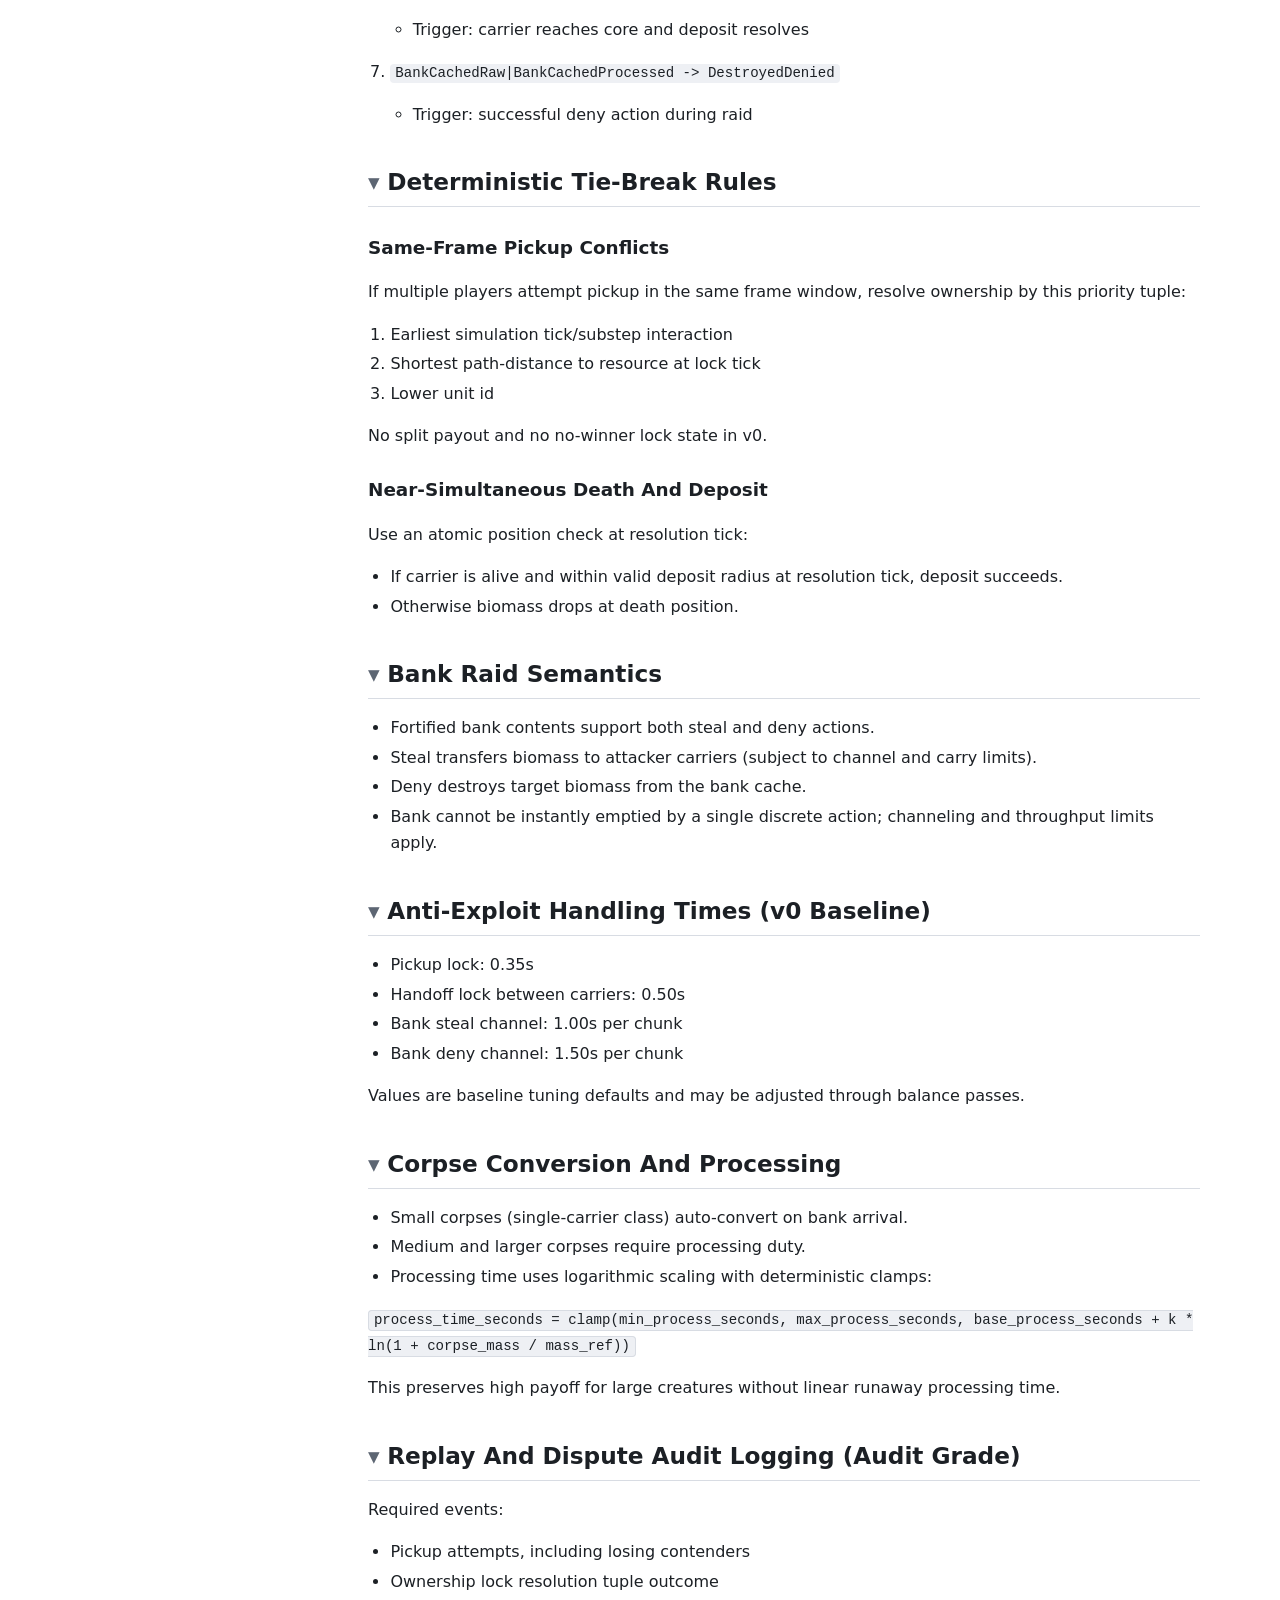
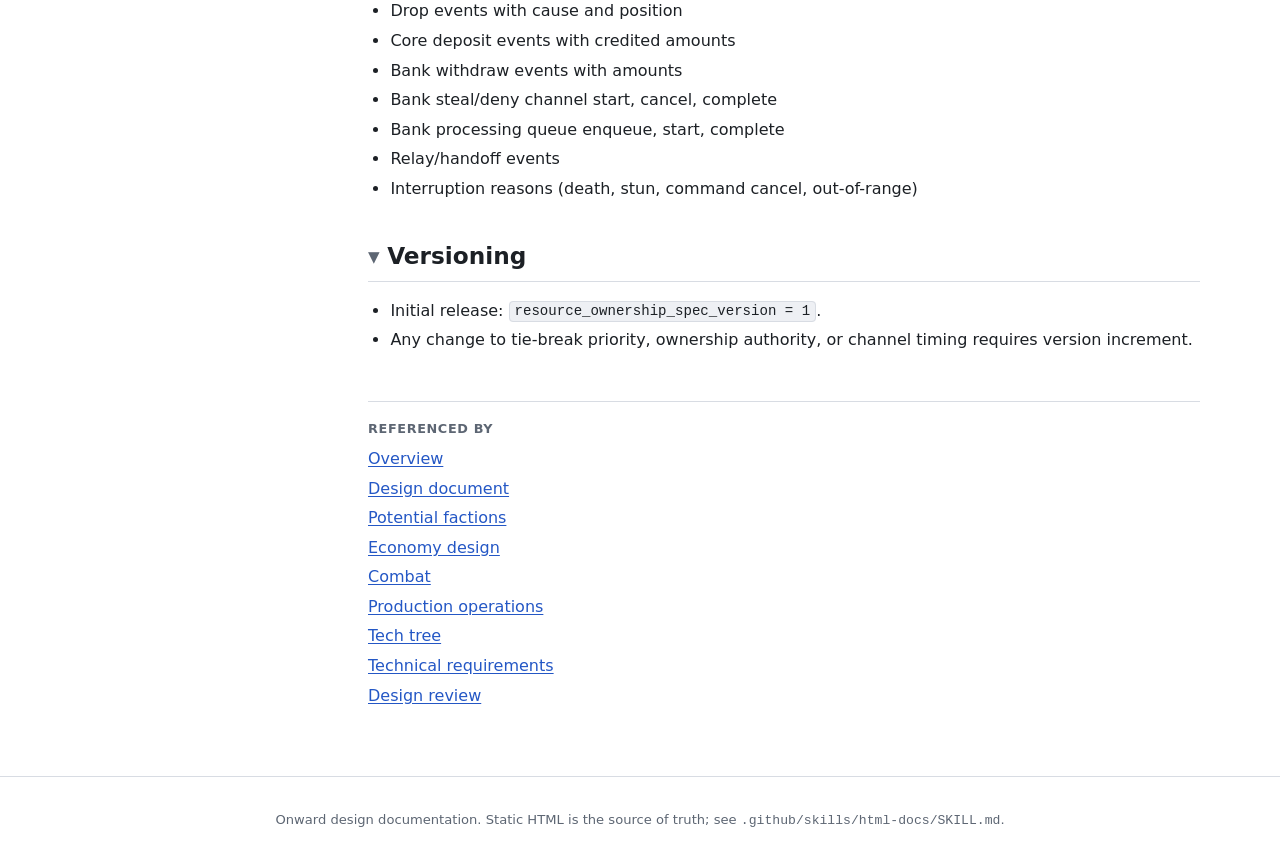
<file: docs/resource-ownership-spec.html>
<!doctype html>
<html lang="en">
<head>
<meta charset="utf-8">
<meta name="viewport" content="width=device-width, initial-scale=1">
<title>Ant RTS Resource Ownership And Logistics Specification (v0) - Onward</title>
<meta name="description" content="Resource ownership, pickup conflicts, bank raids, processing, and audit logging.">
<link rel="stylesheet" href="assets/css/site.css">
<script type="application/ld+json">
{
  "@context": "https://schema.org",
  "@type": "TechArticle",
  "headline": "Ant RTS Resource Ownership And Logistics Specification (v0)",
  "description": "Resource ownership, pickup conflicts, bank raids, processing, and audit logging.",
  "isPartOf": {
    "@type": "CreativeWork",
    "name": "Onward design documentation",
    "url": "index.html"
  },
  "citation": []
}
</script>
<script type="application/json" id="doc-data">
{
  "slug": "resource-ownership-spec",
  "title": "Ant RTS Resource Ownership And Logistics Specification (v0)",
  "group": "Systems",
  "status": {
    "key": "locked",
    "label": "Locked for v0"
  },
  "references": [],
  "referencedBy": [
    "combat-spec",
    "design-doc",
    "design-review",
    "economy-design",
    "index",
    "potential-factions",
    "production-operations-spec",
    "tech-tree-operational-spec",
    "technical-requirements"
  ],
  "constants": {
    "process_time_seconds": "clamp(min_process_seconds, max_process_seconds, base_process_seconds + k * ln(1 + corpse_mass / mass_ref))",
    "resource_ownership_spec_version": "1"
  },
  "sections": [
    {
      "id": "purpose",
      "title": "Purpose",
      "level": 2
    },
    {
      "id": "scope",
      "title": "Scope",
      "level": 2
    },
    {
      "id": "ownership-model",
      "title": "Ownership Model",
      "level": 2
    },
    {
      "id": "resource-state-machine",
      "title": "Resource State Machine",
      "level": 2
    },
    {
      "id": "deterministic-tie-break-rules",
      "title": "Deterministic Tie-Break Rules",
      "level": 2
    },
    {
      "id": "bank-raid-semantics",
      "title": "Bank Raid Semantics",
      "level": 2
    },
    {
      "id": "anti-exploit-handling-times-v0-baseline",
      "title": "Anti-Exploit Handling Times (v0 Baseline)",
      "level": 2
    },
    {
      "id": "corpse-conversion-and-processing",
      "title": "Corpse Conversion And Processing",
      "level": 2
    },
    {
      "id": "replay-and-dispute-audit-logging-audit-grade",
      "title": "Replay And Dispute Audit Logging (Audit Grade)",
      "level": 2
    },
    {
      "id": "versioning",
      "title": "Versioning",
      "level": 2
    }
  ]
}
</script>
<script src="assets/js/site.js" defer></script>
</head>
<body>
<a class="skip-link" href="#content">Skip to content</a>
<header class="site-header">
<a class="brand" href="index.html">On<span>ward</span> docs</a>
<nav class="site-nav" aria-label="Documentation">
<ul>
<li><a href="index.html">Overview</a></li>
<li><span class="group-label" tabindex="0">Design</span><ul class="group-links"><li><a href="design-doc.html">Design document</a></li><li><a href="level-design.html">Level design</a></li><li><a href="potential-factions.html">Potential factions</a></li></ul></li>
<li><span class="group-label" tabindex="0">Systems</span><ul class="group-links"><li><a href="economy-design.html">Economy design</a></li><li><a href="resource-ownership-spec.html" aria-current="page">Resource ownership</a></li><li><a href="combat-spec.html">Combat</a></li><li><a href="production-operations-spec.html">Production operations</a></li><li><a href="tech-tree-operational-spec.html">Tech tree</a></li><li><a href="match-termination-spec.html">Match termination</a></li><li><a href="ai-spec.html">AI</a></li></ul></li>
<li><span class="group-label" tabindex="0">Technical</span><ul class="group-links"><li><a href="technical-requirements.html">Technical requirements</a></li></ul></li>
<li><span class="group-label" tabindex="0">Process</span><ul class="group-links"><li><a href="design-review.html">Design review</a></li></ul></li>
<li><span class="group-label" tabindex="0">Art</span><ul class="group-links"><li><a href="art-direction.html">Art direction</a></li></ul></li>
</ul>
</nav>
<div class="header-tools"><button type="button" id="theme-toggle" aria-label="Toggle light or dark theme">Theme</button></div>
</header>
<div class="layout">
<nav class="toc" aria-label="On this page"><h2>On this page</h2>
<ul>
<li><a href="#purpose">Purpose</a>
</li>
<li><a href="#scope">Scope</a>
</li>
<li><a href="#ownership-model">Ownership Model</a>
</li>
<li><a href="#resource-state-machine">Resource State Machine</a>
</li>
<li><a href="#deterministic-tie-break-rules">Deterministic Tie-Break Rules</a>
<ul>
<li><a href="#same-frame-pickup-conflicts">Same-Frame Pickup Conflicts</a></li>
<li><a href="#near-simultaneous-death-and-deposit">Near-Simultaneous Death And Deposit</a></li>
</ul></li>
<li><a href="#bank-raid-semantics">Bank Raid Semantics</a>
</li>
<li><a href="#anti-exploit-handling-times-v0-baseline">Anti-Exploit Handling Times (v0 Baseline)</a>
</li>
<li><a href="#corpse-conversion-and-processing">Corpse Conversion And Processing</a>
</li>
<li><a href="#replay-and-dispute-audit-logging-audit-grade">Replay And Dispute Audit Logging (Audit Grade)</a>
</li>
<li><a href="#versioning">Versioning</a>
</li>
</ul>
<div class="toc-tools"><button type="button" id="expand-all">Expand all</button><button type="button" id="collapse-all">Collapse all</button></div></nav>
<main id="content" class="doc">
<h1 id="ant-rts-resource-ownership-and-logistics-specification-v0">Ant RTS Resource Ownership And Logistics Specification (v0)</h1>
<div class="doc-meta"><dl><dt>Status</dt><dd><span class="badge" data-status="locked">Locked for v0</span></dd><dt>Area</dt><dd>Systems</dd></dl></div>
<section aria-labelledby="purpose">
<h2 id="purpose">Purpose <a class="anchor" href="#purpose" aria-label="Link to this section">#</a></h2>
<p>Define deterministic ownership, theft, denial, and logistics resolution for biomass resources across dropped corpses, carriers, banks, and core deposit.</p>
</section>
<section aria-labelledby="scope">
<h2 id="scope">Scope <a class="anchor" href="#scope" aria-label="Link to this section">#</a></h2>
<ul>
<li>Applies to AI and multiplayer skirmish.</li>
<li>Covers ownership and transfer rules for resource interactions.</li>
<li>Does not define combat balance, map generation, or matchmaking rules.</li>
</ul>
</section>
<section aria-labelledby="ownership-model">
<h2 id="ownership-model">Ownership Model <a class="anchor" href="#ownership-model" aria-label="Link to this section">#</a></h2>
<ul>
<li>Core-credit authoritative model is locked for v0.</li>
<li>Biomass is spendable only after credit at colony core.</li>
<li>Banks are pass-through caches and raid targets, not final spend authorities.</li>
<li>Bank inventory is universally visible to the owning player but remains uncredited until core deposit.</li>
</ul>
</section>
<section aria-labelledby="resource-state-machine">
<h2 id="resource-state-machine">Resource State Machine <a class="anchor" href="#resource-state-machine" aria-label="Link to this section">#</a></h2>
<p>Resource states:</p>
<ol>
<li><code>DroppedUnclaimed</code></li>
<li><code>ClaimedInTransit</code></li>
<li><code>BankCachedRaw</code></li>
<li><code>BankCachedProcessed</code></li>
<li><code>CoreCredited</code></li>
<li><code>DestroyedDenied</code></li>
</ol>
<p>Allowed transitions:</p>
<ol>
<li>
<p><code>DroppedUnclaimed -&gt; ClaimedInTransit</code></p>
<ul>
<li>Trigger: pickup lock resolved</li>
</ul>
</li>
<li>
<p><code>ClaimedInTransit -&gt; DroppedUnclaimed</code></p>
<ul>
<li>Trigger: carrier death, interruption, or forced drop</li>
</ul>
</li>
<li>
<p><code>ClaimedInTransit -&gt; BankCachedRaw</code></p>
<ul>
<li>Trigger: corpse delivered to bank</li>
<li>Exception: small single-carrier corpses auto-convert directly to <code>BankCachedProcessed</code></li>
</ul>
</li>
<li>
<p><code>BankCachedRaw -&gt; BankCachedProcessed</code></p>
<ul>
<li>Trigger: processing complete at bank</li>
</ul>
</li>
<li>
<p><code>BankCachedProcessed -&gt; ClaimedInTransit</code></p>
<ul>
<li>Trigger: withdraw by friendly carrier up to carrier capacity</li>
</ul>
</li>
<li>
<p><code>ClaimedInTransit -&gt; CoreCredited</code></p>
<ul>
<li>Trigger: carrier reaches core and deposit resolves</li>
</ul>
</li>
<li>
<p><code>BankCachedRaw|BankCachedProcessed -&gt; DestroyedDenied</code></p>
<ul>
<li>Trigger: successful deny action during raid</li>
</ul>
</li>
</ol>
</section>
<section aria-labelledby="deterministic-tie-break-rules">
<h2 id="deterministic-tie-break-rules">Deterministic Tie-Break Rules <a class="anchor" href="#deterministic-tie-break-rules" aria-label="Link to this section">#</a></h2>
<h3 id="same-frame-pickup-conflicts">Same-Frame Pickup Conflicts <a class="anchor" href="#same-frame-pickup-conflicts" aria-label="Link to this section">#</a></h3>
<p>If multiple players attempt pickup in the same frame window, resolve ownership by this priority tuple:</p>
<ol>
<li>Earliest simulation tick/substep interaction</li>
<li>Shortest path-distance to resource at lock tick</li>
<li>Lower unit id</li>
</ol>
<p>No split payout and no no-winner lock state in v0.</p>
<h3 id="near-simultaneous-death-and-deposit">Near-Simultaneous Death And Deposit <a class="anchor" href="#near-simultaneous-death-and-deposit" aria-label="Link to this section">#</a></h3>
<p>Use an atomic position check at resolution tick:</p>
<ul>
<li>If carrier is alive and within valid deposit radius at resolution tick, deposit succeeds.</li>
<li>Otherwise biomass drops at death position.</li>
</ul>
</section>
<section aria-labelledby="bank-raid-semantics">
<h2 id="bank-raid-semantics">Bank Raid Semantics <a class="anchor" href="#bank-raid-semantics" aria-label="Link to this section">#</a></h2>
<ul>
<li>Fortified bank contents support both steal and deny actions.</li>
<li>Steal transfers biomass to attacker carriers (subject to channel and carry limits).</li>
<li>Deny destroys target biomass from the bank cache.</li>
<li>Bank cannot be instantly emptied by a single discrete action; channeling and throughput limits apply.</li>
</ul>
</section>
<section aria-labelledby="anti-exploit-handling-times-v0-baseline">
<h2 id="anti-exploit-handling-times-v0-baseline">Anti-Exploit Handling Times (v0 Baseline) <a class="anchor" href="#anti-exploit-handling-times-v0-baseline" aria-label="Link to this section">#</a></h2>
<ul>
<li>Pickup lock: 0.35s</li>
<li>Handoff lock between carriers: 0.50s</li>
<li>Bank steal channel: 1.00s per chunk</li>
<li>Bank deny channel: 1.50s per chunk</li>
</ul>
<p>Values are baseline tuning defaults and may be adjusted through balance passes.</p>
</section>
<section aria-labelledby="corpse-conversion-and-processing">
<h2 id="corpse-conversion-and-processing">Corpse Conversion And Processing <a class="anchor" href="#corpse-conversion-and-processing" aria-label="Link to this section">#</a></h2>
<ul>
<li>Small corpses (single-carrier class) auto-convert on bank arrival.</li>
<li>Medium and larger corpses require processing duty.</li>
<li>Processing time uses logarithmic scaling with deterministic clamps:</li>
</ul>
<p><code data-constant="process_time_seconds" data-value="clamp(min_process_seconds, max_process_seconds, base_process_seconds + k * ln(1 + corpse_mass / mass_ref))">process_time_seconds = clamp(min_process_seconds, max_process_seconds, base_process_seconds + k * ln(1 + corpse_mass / mass_ref))</code></p>
<p>This preserves high payoff for large creatures without linear runaway processing time.</p>
</section>
<section aria-labelledby="replay-and-dispute-audit-logging-audit-grade">
<h2 id="replay-and-dispute-audit-logging-audit-grade">Replay And Dispute Audit Logging (Audit Grade) <a class="anchor" href="#replay-and-dispute-audit-logging-audit-grade" aria-label="Link to this section">#</a></h2>
<p>Required events:</p>
<ul>
<li>Pickup attempts, including losing contenders</li>
<li>Ownership lock resolution tuple outcome</li>
<li>Drop events with cause and position</li>
<li>Core deposit events with credited amounts</li>
<li>Bank withdraw events with amounts</li>
<li>Bank steal/deny channel start, cancel, complete</li>
<li>Bank processing queue enqueue, start, complete</li>
<li>Relay/handoff events</li>
<li>Interruption reasons (death, stun, command cancel, out-of-range)</li>
</ul>
</section>
<section aria-labelledby="versioning">
<h2 id="versioning">Versioning <a class="anchor" href="#versioning" aria-label="Link to this section">#</a></h2>
<ul>
<li>Initial release: <code data-constant="resource_ownership_spec_version" data-value="1">resource_ownership_spec_version = 1</code>.</li>
<li>Any change to tie-break priority, ownership authority, or channel timing requires version increment.</li>
</ul>
</section>

<aside class="doc-links" aria-label="Related documents"><div><h2>Referenced by</h2><ul><li><a href="index.html">Overview</a></li><li><a href="design-doc.html">Design document</a></li><li><a href="potential-factions.html">Potential factions</a></li><li><a href="economy-design.html">Economy design</a></li><li><a href="combat-spec.html">Combat</a></li><li><a href="production-operations-spec.html">Production operations</a></li><li><a href="tech-tree-operational-spec.html">Tech tree</a></li><li><a href="technical-requirements.html">Technical requirements</a></li><li><a href="design-review.html">Design review</a></li></ul></div></aside>
</main>
</div>
<footer class="site-footer">Onward design documentation. Static HTML is the source of truth; see <code>.github/skills/html-docs/SKILL.md</code>.</footer>
</body>
</html>
</file>
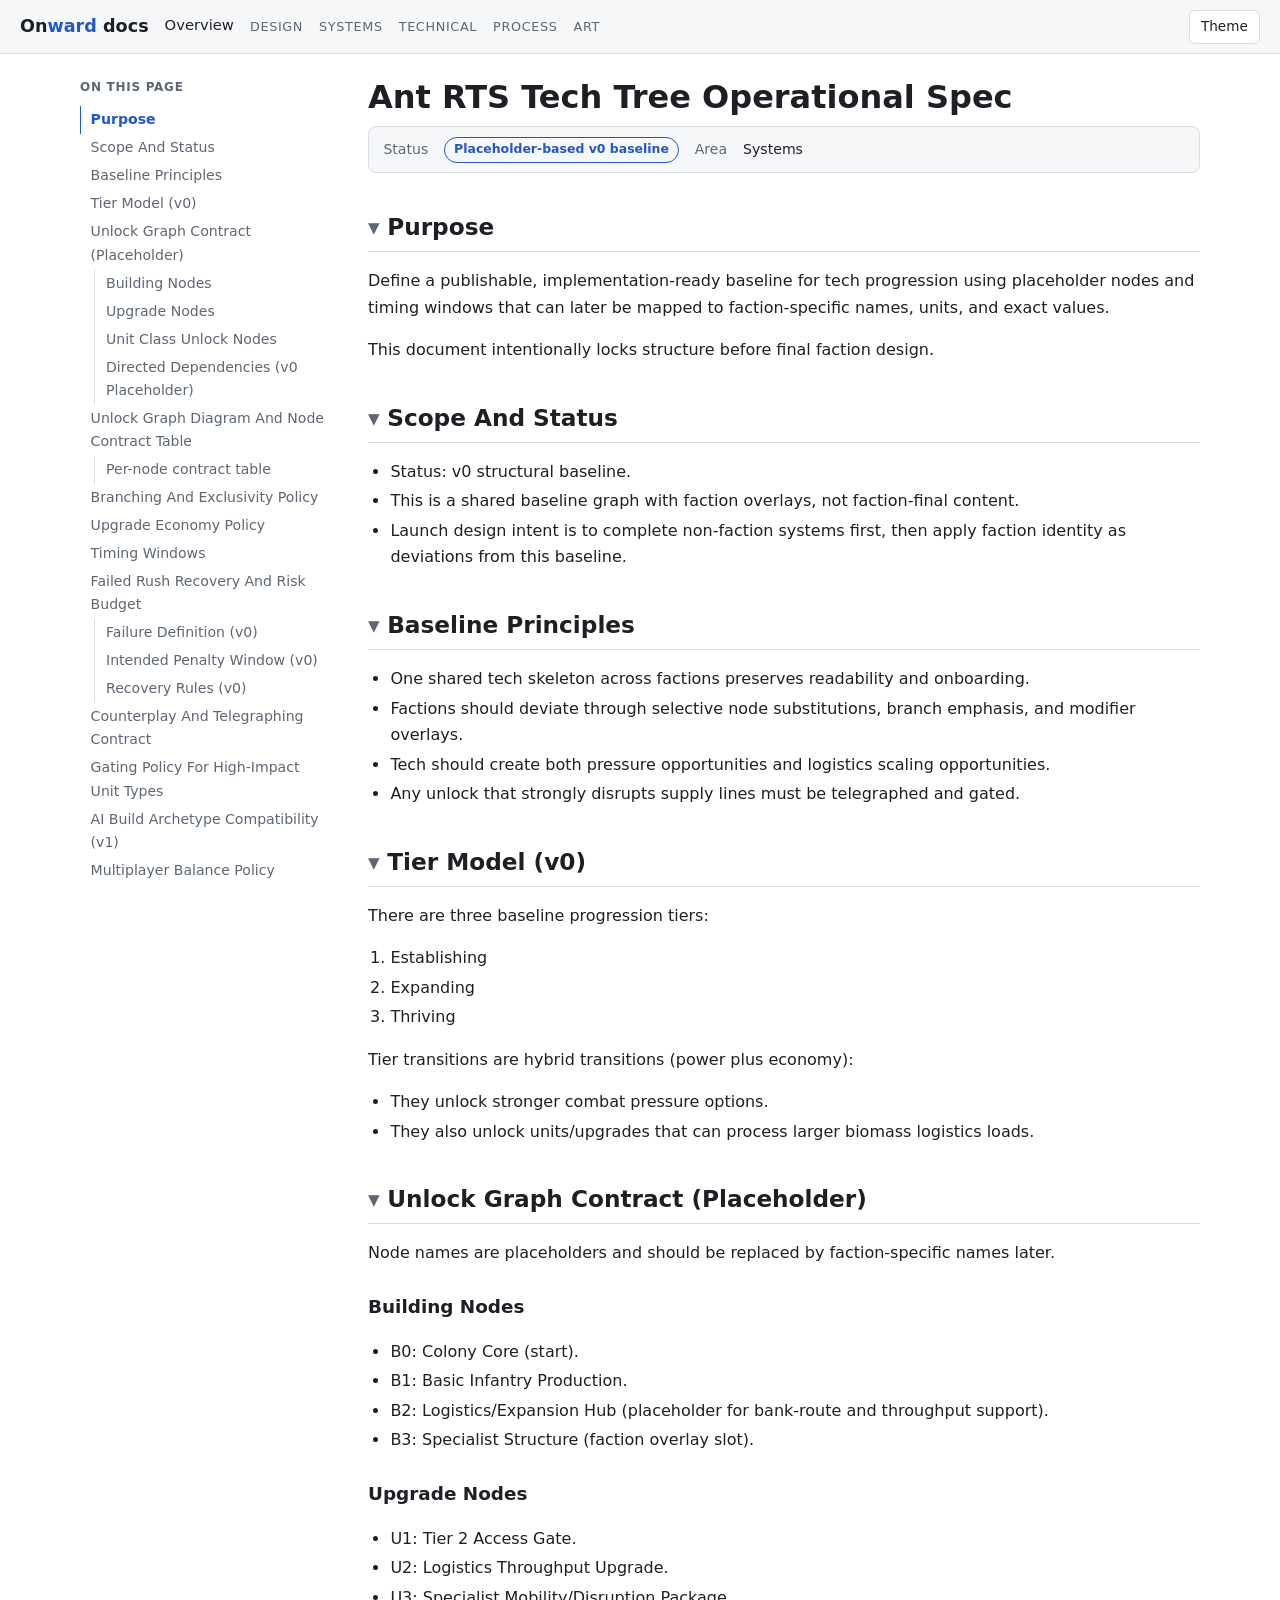
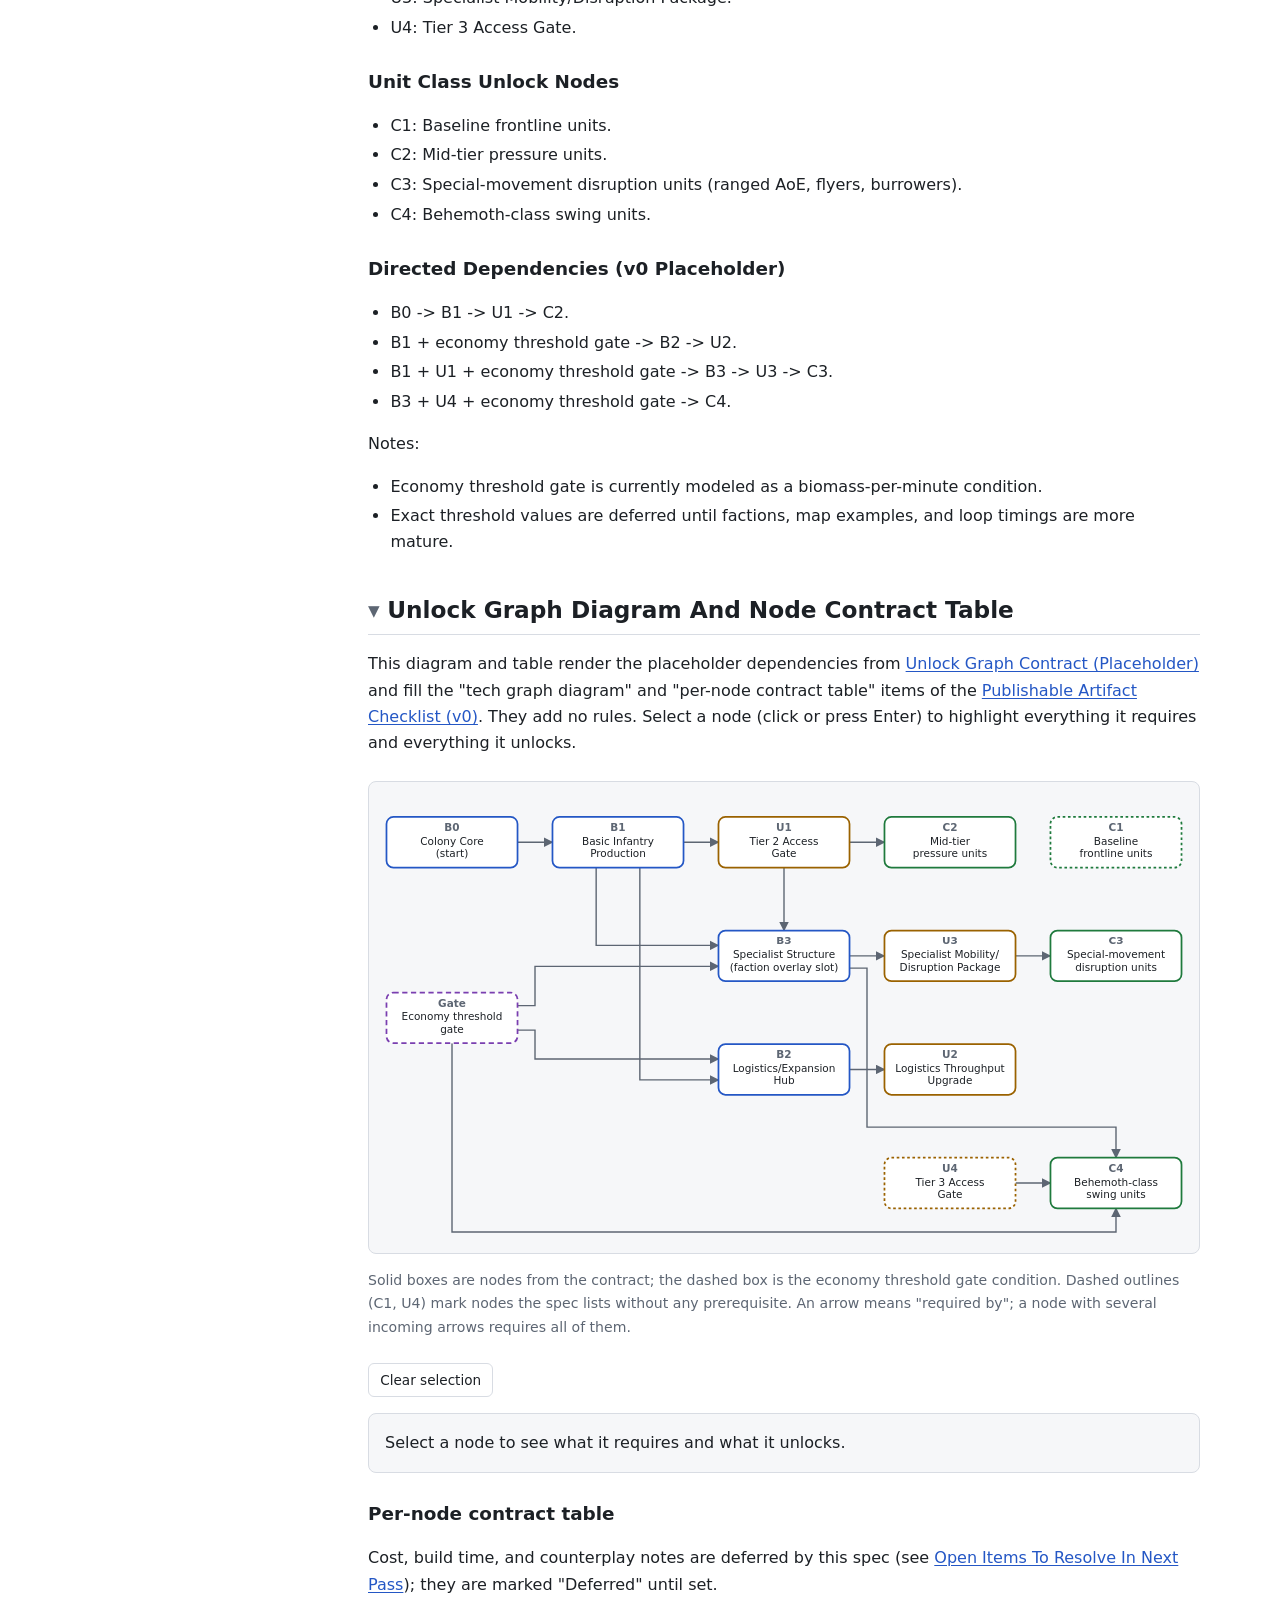
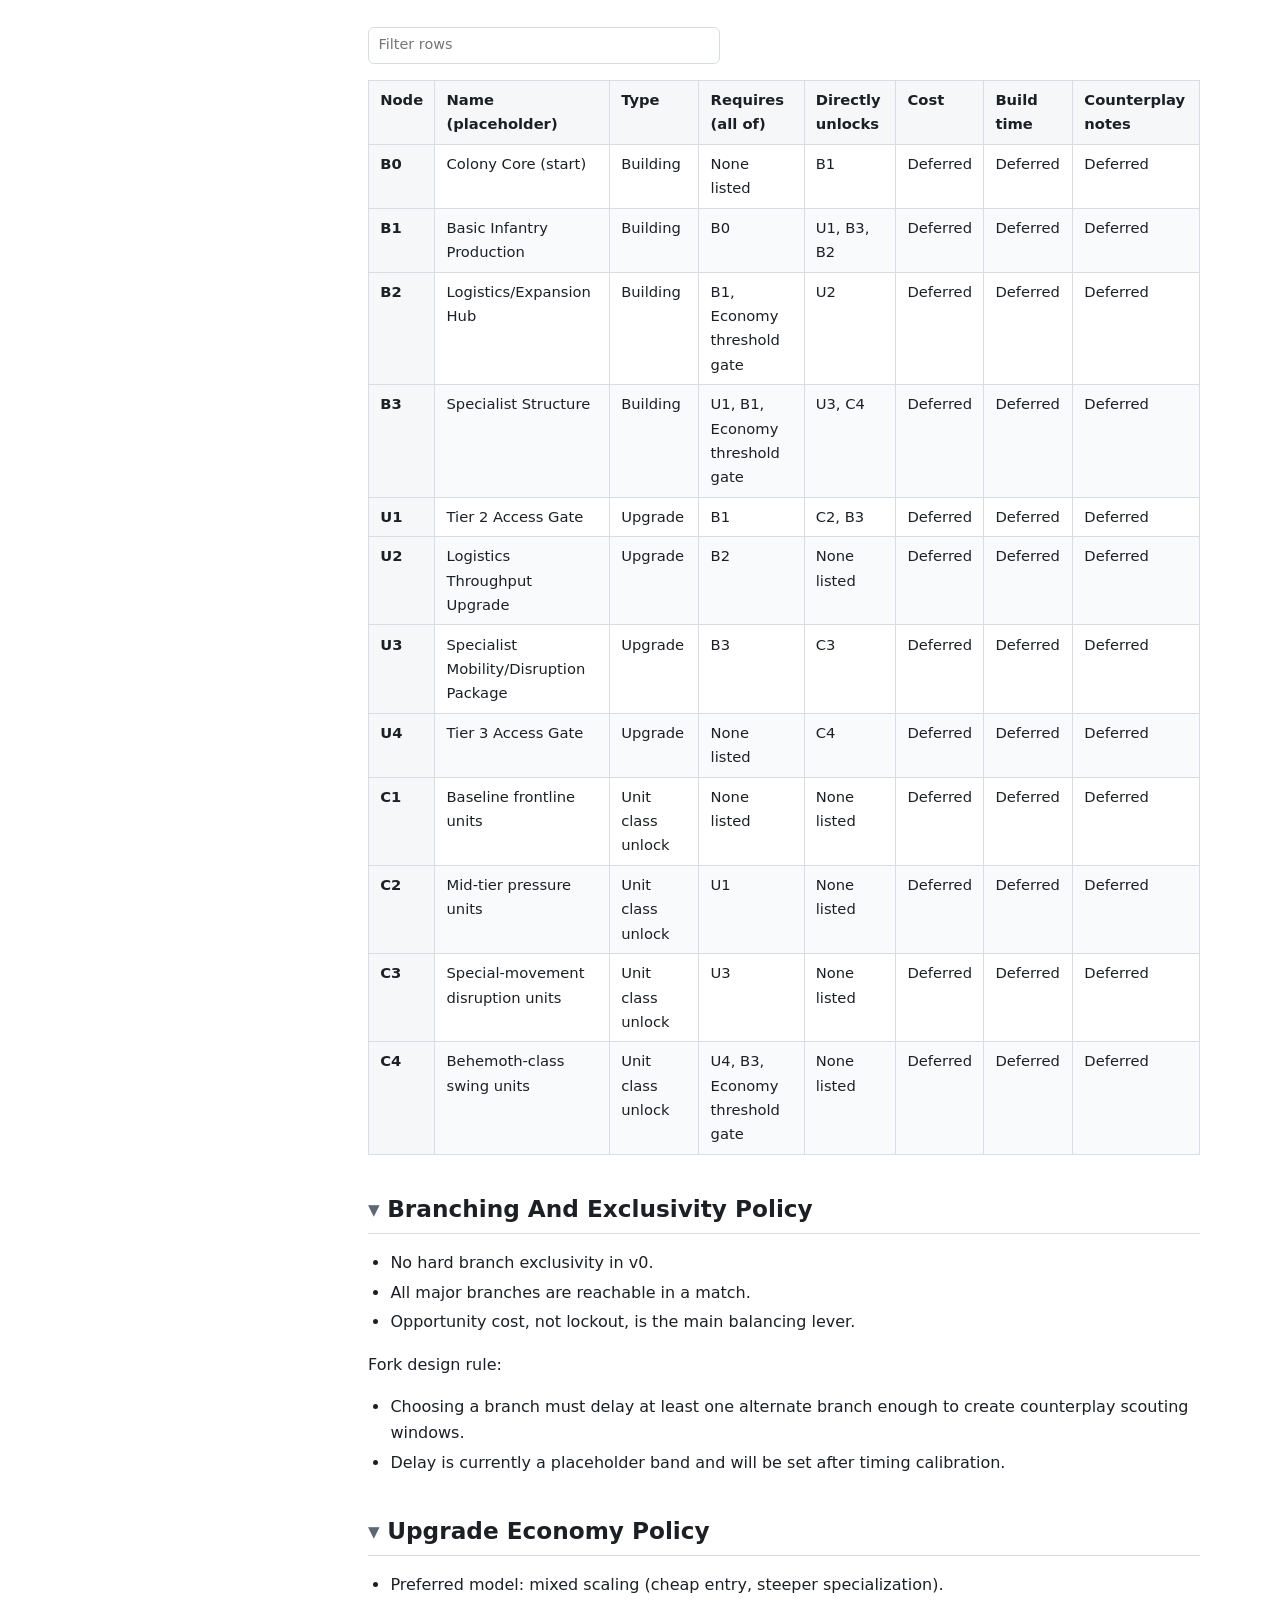
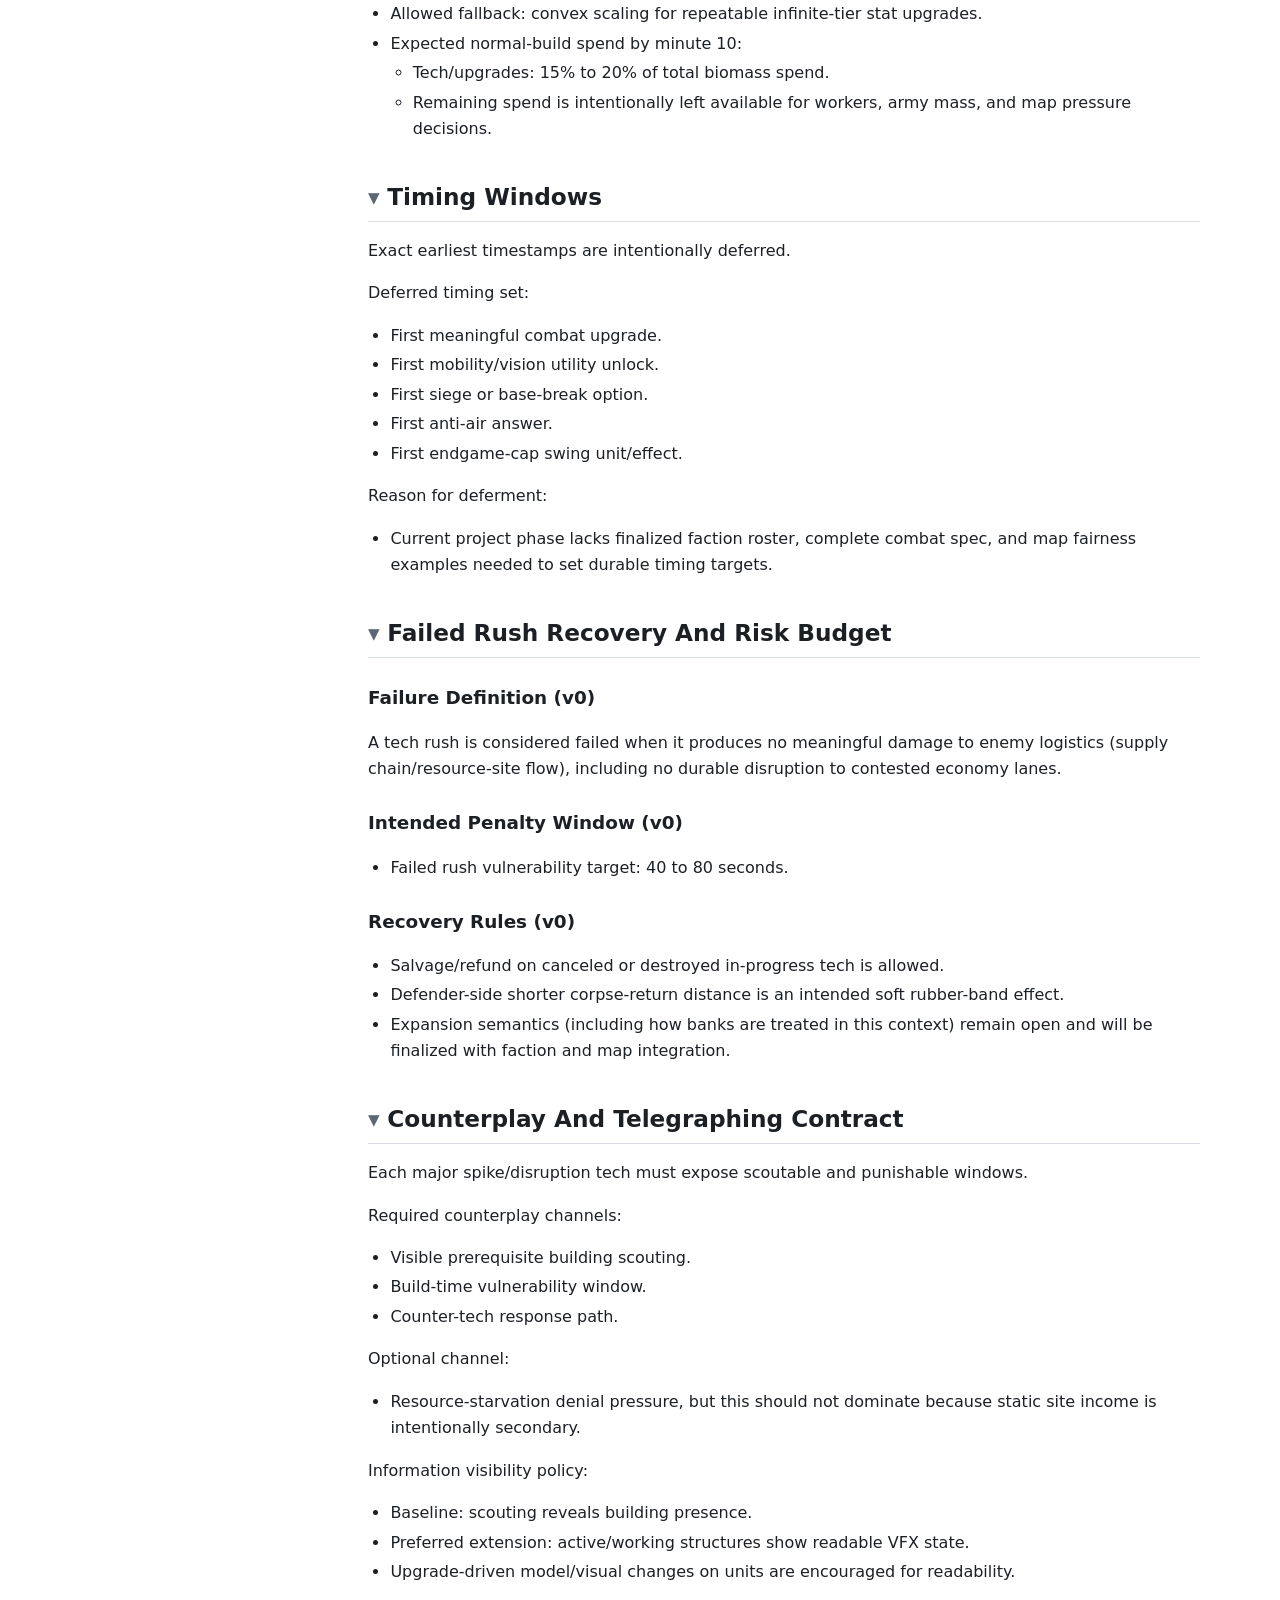
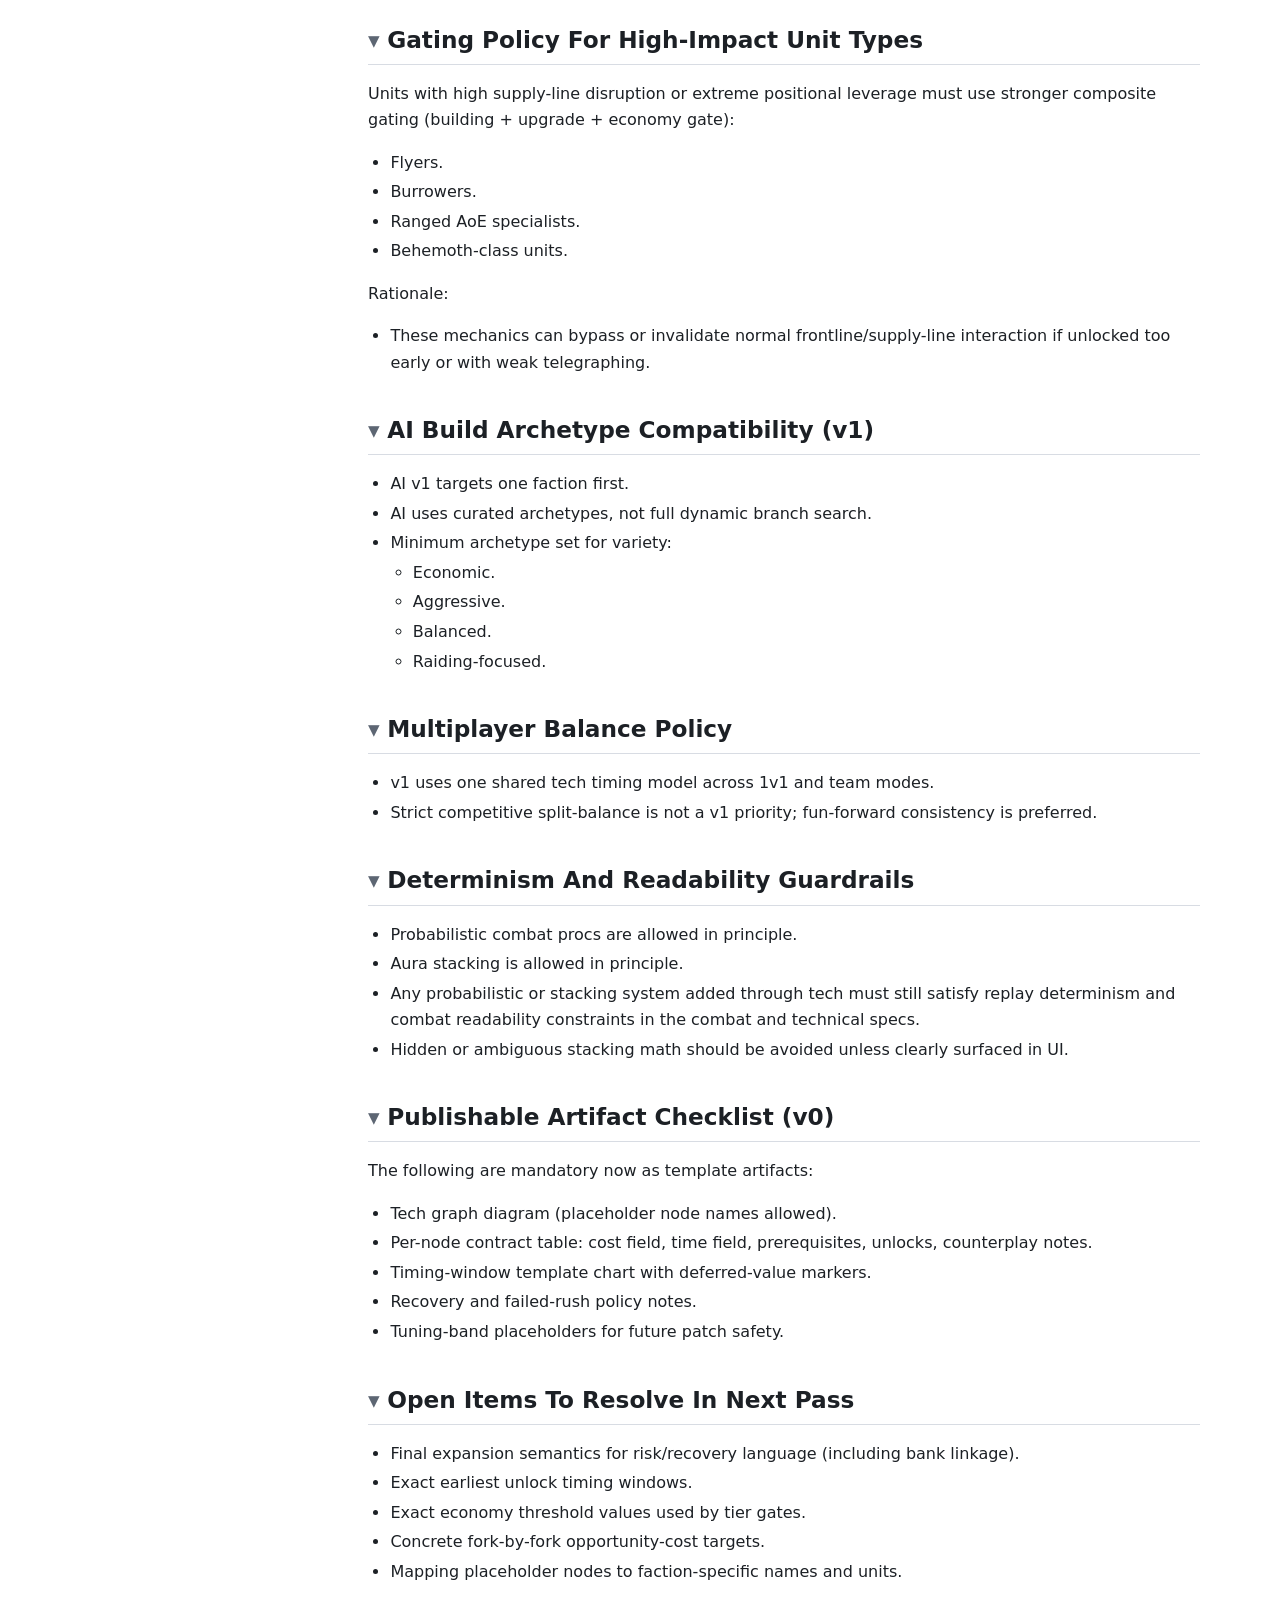
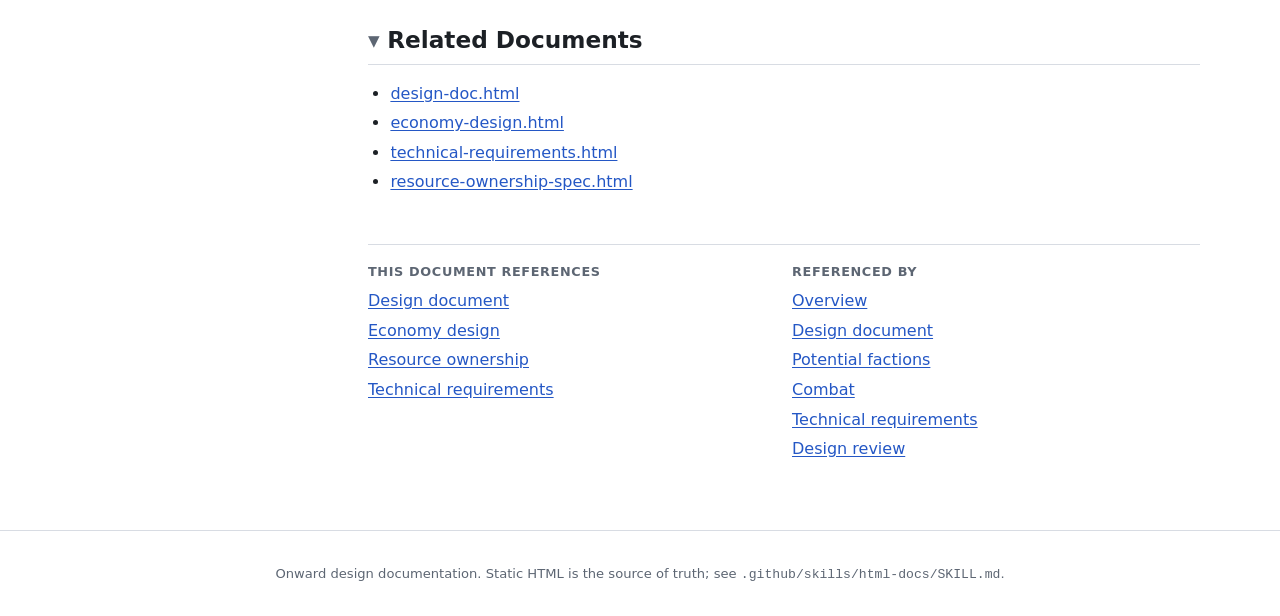
<file: docs/tech-tree-operational-spec.html>
<!doctype html>
<html lang="en">
<head>
<meta charset="utf-8">
<meta name="viewport" content="width=device-width, initial-scale=1">
<title>Ant RTS Tech Tree Operational Spec - Onward</title>
<meta name="description" content="Tech tiers, prerequisite structure, gating, and recovery policy.">
<link rel="stylesheet" href="assets/css/site.css">
<script type="application/ld+json">
{
  "@context": "https://schema.org",
  "@type": "TechArticle",
  "headline": "Ant RTS Tech Tree Operational Spec",
  "description": "Tech tiers, prerequisite structure, gating, and recovery policy.",
  "isPartOf": {
    "@type": "CreativeWork",
    "name": "Onward design documentation",
    "url": "index.html"
  },
  "citation": [
    "design-doc.html",
    "economy-design.html",
    "resource-ownership-spec.html",
    "technical-requirements.html"
  ]
}
</script>
<script type="application/json" id="doc-data">
{
  "slug": "tech-tree-operational-spec",
  "title": "Ant RTS Tech Tree Operational Spec",
  "group": "Systems",
  "status": {
    "key": "placeholder",
    "label": "Placeholder-based v0 baseline"
  },
  "references": [
    "design-doc",
    "economy-design",
    "resource-ownership-spec",
    "technical-requirements"
  ],
  "referencedBy": [
    "combat-spec",
    "design-doc",
    "design-review",
    "index",
    "potential-factions",
    "technical-requirements"
  ],
  "constants": {},
  "sections": [
    {
      "id": "purpose",
      "title": "Purpose",
      "level": 2
    },
    {
      "id": "scope-and-status",
      "title": "Scope And Status",
      "level": 2
    },
    {
      "id": "baseline-principles",
      "title": "Baseline Principles",
      "level": 2
    },
    {
      "id": "tier-model-v0",
      "title": "Tier Model (v0)",
      "level": 2
    },
    {
      "id": "unlock-graph-contract-placeholder",
      "title": "Unlock Graph Contract (Placeholder)",
      "level": 2
    },
    {
      "id": "interactive-unlock-graph",
      "title": "Unlock Graph Diagram And Node Contract Table",
      "level": 2
    },
    {
      "id": "branching-and-exclusivity-policy",
      "title": "Branching And Exclusivity Policy",
      "level": 2
    },
    {
      "id": "upgrade-economy-policy",
      "title": "Upgrade Economy Policy",
      "level": 2
    },
    {
      "id": "timing-windows",
      "title": "Timing Windows",
      "level": 2
    },
    {
      "id": "failed-rush-recovery-and-risk-budget",
      "title": "Failed Rush Recovery And Risk Budget",
      "level": 2
    },
    {
      "id": "counterplay-and-telegraphing-contract",
      "title": "Counterplay And Telegraphing Contract",
      "level": 2
    },
    {
      "id": "gating-policy-for-high-impact-unit-types",
      "title": "Gating Policy For High-Impact Unit Types",
      "level": 2
    },
    {
      "id": "ai-build-archetype-compatibility-v1",
      "title": "AI Build Archetype Compatibility (v1)",
      "level": 2
    },
    {
      "id": "multiplayer-balance-policy",
      "title": "Multiplayer Balance Policy",
      "level": 2
    },
    {
      "id": "determinism-and-readability-guardrails",
      "title": "Determinism And Readability Guardrails",
      "level": 2
    },
    {
      "id": "publishable-artifact-checklist-v0",
      "title": "Publishable Artifact Checklist (v0)",
      "level": 2
    },
    {
      "id": "open-items-to-resolve-in-next-pass",
      "title": "Open Items To Resolve In Next Pass",
      "level": 2
    },
    {
      "id": "related-documents",
      "title": "Related Documents",
      "level": 2
    }
  ]
}
</script>
<script src="assets/js/site.js" defer></script>
<script src="assets/js/tech-graph.js" defer></script>
</head>
<body>
<a class="skip-link" href="#content">Skip to content</a>
<header class="site-header">
<a class="brand" href="index.html">On<span>ward</span> docs</a>
<nav class="site-nav" aria-label="Documentation">
<ul>
<li><a href="index.html">Overview</a></li>
<li><span class="group-label" tabindex="0">Design</span><ul class="group-links"><li><a href="design-doc.html">Design document</a></li><li><a href="level-design.html">Level design</a></li><li><a href="potential-factions.html">Potential factions</a></li></ul></li>
<li><span class="group-label" tabindex="0">Systems</span><ul class="group-links"><li><a href="economy-design.html">Economy design</a></li><li><a href="resource-ownership-spec.html">Resource ownership</a></li><li><a href="combat-spec.html">Combat</a></li><li><a href="production-operations-spec.html">Production operations</a></li><li><a href="tech-tree-operational-spec.html" aria-current="page">Tech tree</a></li><li><a href="match-termination-spec.html">Match termination</a></li><li><a href="ai-spec.html">AI</a></li></ul></li>
<li><span class="group-label" tabindex="0">Technical</span><ul class="group-links"><li><a href="technical-requirements.html">Technical requirements</a></li></ul></li>
<li><span class="group-label" tabindex="0">Process</span><ul class="group-links"><li><a href="design-review.html">Design review</a></li></ul></li>
<li><span class="group-label" tabindex="0">Art</span><ul class="group-links"><li><a href="art-direction.html">Art direction</a></li></ul></li>
</ul>
</nav>
<div class="header-tools"><button type="button" id="theme-toggle" aria-label="Toggle light or dark theme">Theme</button></div>
</header>
<div class="layout">
<nav class="toc" aria-label="On this page"><h2>On this page</h2>
<ul>
<li><a href="#purpose">Purpose</a>
</li>
<li><a href="#scope-and-status">Scope And Status</a>
</li>
<li><a href="#baseline-principles">Baseline Principles</a>
</li>
<li><a href="#tier-model-v0">Tier Model (v0)</a>
</li>
<li><a href="#unlock-graph-contract-placeholder">Unlock Graph Contract (Placeholder)</a>
<ul>
<li><a href="#building-nodes">Building Nodes</a></li>
<li><a href="#upgrade-nodes">Upgrade Nodes</a></li>
<li><a href="#unit-class-unlock-nodes">Unit Class Unlock Nodes</a></li>
<li><a href="#directed-dependencies-v0-placeholder">Directed Dependencies (v0 Placeholder)</a></li>
</ul></li>
<li><a href="#interactive-unlock-graph">Unlock Graph Diagram And Node Contract Table</a>
<ul>
<li><a href="#per-node-contract-table">Per-node contract table</a></li>
</ul></li>
<li><a href="#branching-and-exclusivity-policy">Branching And Exclusivity Policy</a>
</li>
<li><a href="#upgrade-economy-policy">Upgrade Economy Policy</a>
</li>
<li><a href="#timing-windows">Timing Windows</a>
</li>
<li><a href="#failed-rush-recovery-and-risk-budget">Failed Rush Recovery And Risk Budget</a>
<ul>
<li><a href="#failure-definition-v0">Failure Definition (v0)</a></li>
<li><a href="#intended-penalty-window-v0">Intended Penalty Window (v0)</a></li>
<li><a href="#recovery-rules-v0">Recovery Rules (v0)</a></li>
</ul></li>
<li><a href="#counterplay-and-telegraphing-contract">Counterplay And Telegraphing Contract</a>
</li>
<li><a href="#gating-policy-for-high-impact-unit-types">Gating Policy For High-Impact Unit Types</a>
</li>
<li><a href="#ai-build-archetype-compatibility-v1">AI Build Archetype Compatibility (v1)</a>
</li>
<li><a href="#multiplayer-balance-policy">Multiplayer Balance Policy</a>
</li>
<li><a href="#determinism-and-readability-guardrails">Determinism And Readability Guardrails</a>
</li>
<li><a href="#publishable-artifact-checklist-v0">Publishable Artifact Checklist (v0)</a>
</li>
<li><a href="#open-items-to-resolve-in-next-pass">Open Items To Resolve In Next Pass</a>
</li>
<li><a href="#related-documents">Related Documents</a>
</li>
</ul>
<div class="toc-tools"><button type="button" id="expand-all">Expand all</button><button type="button" id="collapse-all">Collapse all</button></div></nav>
<main id="content" class="doc">
<h1 id="ant-rts-tech-tree-operational-spec">Ant RTS Tech Tree Operational Spec</h1>
<div class="doc-meta"><dl><dt>Status</dt><dd><span class="badge" data-status="placeholder">Placeholder-based v0 baseline</span></dd><dt>Area</dt><dd>Systems</dd></dl></div>
<section aria-labelledby="purpose">
<h2 id="purpose">Purpose <a class="anchor" href="#purpose" aria-label="Link to this section">#</a></h2>
<p>Define a publishable, implementation-ready baseline for tech progression using placeholder nodes and timing windows that can later be mapped to faction-specific names, units, and exact values.</p>
<p>This document intentionally locks structure before final faction design.</p>
</section>
<section aria-labelledby="scope-and-status">
<h2 id="scope-and-status">Scope And Status <a class="anchor" href="#scope-and-status" aria-label="Link to this section">#</a></h2>
<ul>
<li>Status: v0 structural baseline.</li>
<li>This is a shared baseline graph with faction overlays, not faction-final content.</li>
<li>Launch design intent is to complete non-faction systems first, then apply faction identity as deviations from this baseline.</li>
</ul>
</section>
<section aria-labelledby="baseline-principles">
<h2 id="baseline-principles">Baseline Principles <a class="anchor" href="#baseline-principles" aria-label="Link to this section">#</a></h2>
<ul>
<li>One shared tech skeleton across factions preserves readability and onboarding.</li>
<li>Factions should deviate through selective node substitutions, branch emphasis, and modifier overlays.</li>
<li>Tech should create both pressure opportunities and logistics scaling opportunities.</li>
<li>Any unlock that strongly disrupts supply lines must be telegraphed and gated.</li>
</ul>
</section>
<section aria-labelledby="tier-model-v0">
<h2 id="tier-model-v0">Tier Model (v0) <a class="anchor" href="#tier-model-v0" aria-label="Link to this section">#</a></h2>
<p>There are three baseline progression tiers:</p>
<ol>
<li>Establishing</li>
<li>Expanding</li>
<li>Thriving</li>
</ol>
<p>Tier transitions are hybrid transitions (power plus economy):</p>
<ul>
<li>They unlock stronger combat pressure options.</li>
<li>They also unlock units/upgrades that can process larger biomass logistics loads.</li>
</ul>
</section>
<section aria-labelledby="unlock-graph-contract-placeholder">
<h2 id="unlock-graph-contract-placeholder">Unlock Graph Contract (Placeholder) <a class="anchor" href="#unlock-graph-contract-placeholder" aria-label="Link to this section">#</a></h2>
<p>Node names are placeholders and should be replaced by faction-specific names later.</p>
<h3 id="building-nodes">Building Nodes <a class="anchor" href="#building-nodes" aria-label="Link to this section">#</a></h3>
<ul>
<li>B0: Colony Core (start).</li>
<li>B1: Basic Infantry Production.</li>
<li>B2: Logistics/Expansion Hub (placeholder for bank-route and throughput support).</li>
<li>B3: Specialist Structure (faction overlay slot).</li>
</ul>
<h3 id="upgrade-nodes">Upgrade Nodes <a class="anchor" href="#upgrade-nodes" aria-label="Link to this section">#</a></h3>
<ul>
<li>U1: Tier 2 Access Gate.</li>
<li>U2: Logistics Throughput Upgrade.</li>
<li>U3: Specialist Mobility/Disruption Package.</li>
<li>U4: Tier 3 Access Gate.</li>
</ul>
<h3 id="unit-class-unlock-nodes">Unit Class Unlock Nodes <a class="anchor" href="#unit-class-unlock-nodes" aria-label="Link to this section">#</a></h3>
<ul>
<li>C1: Baseline frontline units.</li>
<li>C2: Mid-tier pressure units.</li>
<li>C3: Special-movement disruption units (ranged AoE, flyers, burrowers).</li>
<li>C4: Behemoth-class swing units.</li>
</ul>
<h3 id="directed-dependencies-v0-placeholder">Directed Dependencies (v0 Placeholder) <a class="anchor" href="#directed-dependencies-v0-placeholder" aria-label="Link to this section">#</a></h3>
<ul>
<li>B0 -&gt; B1 -&gt; U1 -&gt; C2.</li>
<li>B1 + economy threshold gate -&gt; B2 -&gt; U2.</li>
<li>B1 + U1 + economy threshold gate -&gt; B3 -&gt; U3 -&gt; C3.</li>
<li>B3 + U4 + economy threshold gate -&gt; C4.</li>
</ul>
<p>Notes:</p>
<ul>
<li>Economy threshold gate is currently modeled as a biomass-per-minute condition.</li>
<li>Exact threshold values are deferred until factions, map examples, and loop timings are more mature.</li>
</ul>
</section>
<section aria-labelledby="interactive-unlock-graph">
<h2 id="interactive-unlock-graph">Unlock Graph Diagram And Node Contract Table <a class="anchor" href="#interactive-unlock-graph" aria-label="Link to this section">#</a></h2>
<p>This diagram and table render the placeholder dependencies from <a href="#unlock-graph-contract-placeholder">Unlock Graph Contract (Placeholder)</a> and fill the "tech graph diagram" and "per-node contract table" items of the <a href="#publishable-artifact-checklist-v0">Publishable Artifact Checklist (v0)</a>. They add no rules. Select a node (click or press Enter) to highlight everything it requires and everything it unlocks.</p>
<figure>
<svg id="tech-graph" class="diagram tech-graph" viewBox="0 0 950 540" role="group" aria-labelledby="tech-graph-title tech-graph-desc">
<title id="tech-graph-title">Baseline tech unlock graph (v0 placeholder nodes)</title>
<desc id="tech-graph-desc">Directed dependencies: B0 to B1 to U1 to C2. B1 plus the economy threshold gate to B2 to U2. B1 plus U1 plus the economy threshold gate to B3 to U3 to C3. B3 plus U4 plus the economy threshold gate to C4. C1 and U4 have no prerequisite listed.</desc>
<defs><marker id="arrow" viewBox="0 0 10 10" refX="9" refY="5" markerWidth="7" markerHeight="7" orient="auto-start-reverse"><path d="M0,0 L10,5 L0,10 z" style="fill:var(--muted)"/></marker></defs>
<g class="edges">
<path data-from="B0" data-to="B1" d="M170,69 L210,69" fill="none" marker-end="url(#arrow)"/>
<path data-from="B1" data-to="U1" d="M360,69 L400,69" fill="none" marker-end="url(#arrow)"/>
<path data-from="U1" data-to="C2" d="M550,69 L590,69" fill="none" marker-end="url(#arrow)"/>
<path data-from="U1" data-to="B3" d="M475,98 L475,170" fill="none" marker-end="url(#arrow)"/>
<path data-from="B3" data-to="U3" d="M550,199 L590,199" fill="none" marker-end="url(#arrow)"/>
<path data-from="U3" data-to="C3" d="M740,199 L780,199" fill="none" marker-end="url(#arrow)"/>
<path data-from="B2" data-to="U2" d="M550,329 L590,329" fill="none" marker-end="url(#arrow)"/>
<path data-from="U4" data-to="C4" d="M740,459 L780,459" fill="none" marker-end="url(#arrow)"/>
<path data-from="B1" data-to="B3" d="M260,98 V187 H400" fill="none" marker-end="url(#arrow)"/>
<path data-from="B1" data-to="B2" d="M310,98 V341 H400" fill="none" marker-end="url(#arrow)"/>
<path data-from="GATE" data-to="B3" d="M170,256 H190 V211 H400" fill="none" marker-end="url(#arrow)"/>
<path data-from="GATE" data-to="B2" d="M170,284 H190 V317 H400" fill="none" marker-end="url(#arrow)"/>
<path data-from="B3" data-to="C4" d="M550,213 H570 V395 H855 V430" fill="none" marker-end="url(#arrow)"/>
<path data-from="GATE" data-to="C4" d="M95,299 V515 H855 V488" fill="none" marker-end="url(#arrow)"/>
</g>
<g class="nodes">
<g class="tech-node" data-node="B0" data-kind="building" data-label="Colony Core (start)">
<rect x="20" y="40" width="150" height="58" rx="8"/>
<text class="node-id" x="95" y="56" text-anchor="middle">B0</text>
<text x="95" y="72" text-anchor="middle">Colony Core</text>
<text x="95" y="86" text-anchor="middle">(start)</text>
</g>
<g class="tech-node" data-node="B1" data-kind="building" data-label="Basic Infantry Production">
<rect x="210" y="40" width="150" height="58" rx="8"/>
<text class="node-id" x="285" y="56" text-anchor="middle">B1</text>
<text x="285" y="72" text-anchor="middle">Basic Infantry</text>
<text x="285" y="86" text-anchor="middle">Production</text>
</g>
<g class="tech-node" data-node="U1" data-kind="upgrade" data-label="Tier 2 Access Gate">
<rect x="400" y="40" width="150" height="58" rx="8"/>
<text class="node-id" x="475" y="56" text-anchor="middle">U1</text>
<text x="475" y="72" text-anchor="middle">Tier 2 Access</text>
<text x="475" y="86" text-anchor="middle">Gate</text>
</g>
<g class="tech-node" data-node="C2" data-kind="unit" data-label="Mid-tier pressure units">
<rect x="590" y="40" width="150" height="58" rx="8"/>
<text class="node-id" x="665" y="56" text-anchor="middle">C2</text>
<text x="665" y="72" text-anchor="middle">Mid-tier</text>
<text x="665" y="86" text-anchor="middle">pressure units</text>
</g>
<g class="tech-node unspecified" data-node="C1" data-kind="unit" data-label="Baseline frontline units" data-note="The spec lists this unit class without a prerequisite in the directed dependencies.">
<rect x="780" y="40" width="150" height="58" rx="8"/>
<text class="node-id" x="855" y="56" text-anchor="middle">C1</text>
<text x="855" y="72" text-anchor="middle">Baseline</text>
<text x="855" y="86" text-anchor="middle">frontline units</text>
</g>
<g class="tech-node" data-node="B3" data-kind="building" data-label="Specialist Structure" data-note="Faction overlay slot.">
<rect x="400" y="170" width="150" height="58" rx="8"/>
<text class="node-id" x="475" y="186" text-anchor="middle">B3</text>
<text x="475" y="202" text-anchor="middle">Specialist Structure</text>
<text x="475" y="216" text-anchor="middle">(faction overlay slot)</text>
</g>
<g class="tech-node" data-node="U3" data-kind="upgrade" data-label="Specialist Mobility/Disruption Package">
<rect x="590" y="170" width="150" height="58" rx="8"/>
<text class="node-id" x="665" y="186" text-anchor="middle">U3</text>
<text x="665" y="202" text-anchor="middle">Specialist Mobility/</text>
<text x="665" y="216" text-anchor="middle">Disruption Package</text>
</g>
<g class="tech-node" data-node="C3" data-kind="unit" data-label="Special-movement disruption units" data-note="Ranged AoE, flyers, burrowers. High-impact: composite gating applies.">
<rect x="780" y="170" width="150" height="58" rx="8"/>
<text class="node-id" x="855" y="186" text-anchor="middle">C3</text>
<text x="855" y="202" text-anchor="middle">Special-movement</text>
<text x="855" y="216" text-anchor="middle">disruption units</text>
</g>
<g class="tech-node" data-node="B2" data-kind="building" data-label="Logistics/Expansion Hub" data-note="Placeholder for bank-route and throughput support.">
<rect x="400" y="300" width="150" height="58" rx="8"/>
<text class="node-id" x="475" y="316" text-anchor="middle">B2</text>
<text x="475" y="332" text-anchor="middle">Logistics/Expansion</text>
<text x="475" y="346" text-anchor="middle">Hub</text>
</g>
<g class="tech-node" data-node="U2" data-kind="upgrade" data-label="Logistics Throughput Upgrade">
<rect x="590" y="300" width="150" height="58" rx="8"/>
<text class="node-id" x="665" y="316" text-anchor="middle">U2</text>
<text x="665" y="332" text-anchor="middle">Logistics Throughput</text>
<text x="665" y="346" text-anchor="middle">Upgrade</text>
</g>
<g class="tech-node unspecified" data-node="U4" data-kind="upgrade" data-label="Tier 3 Access Gate" data-note="The spec lists this upgrade without a prerequisite in the directed dependencies.">
<rect x="590" y="430" width="150" height="58" rx="8"/>
<text class="node-id" x="665" y="446" text-anchor="middle">U4</text>
<text x="665" y="462" text-anchor="middle">Tier 3 Access</text>
<text x="665" y="476" text-anchor="middle">Gate</text>
</g>
<g class="tech-node" data-node="C4" data-kind="unit" data-label="Behemoth-class swing units" data-note="High-impact: composite gating applies.">
<rect x="780" y="430" width="150" height="58" rx="8"/>
<text class="node-id" x="855" y="446" text-anchor="middle">C4</text>
<text x="855" y="462" text-anchor="middle">Behemoth-class</text>
<text x="855" y="476" text-anchor="middle">swing units</text>
</g>
<g class="tech-node" data-node="GATE" data-kind="gate" data-label="Economy threshold gate" data-note="Modeled as a biomass-per-minute condition; exact values are deferred.">
<rect x="20" y="241" width="150" height="58" rx="8"/>
<text class="node-id" x="95" y="257" text-anchor="middle">Gate</text>
<text x="95" y="273" text-anchor="middle">Economy threshold</text>
<text x="95" y="287" text-anchor="middle">gate</text>
</g>
</g>
</svg>
<figcaption>Solid boxes are nodes from the contract; the dashed box is the economy threshold gate condition. Dashed outlines (C1, U4) mark nodes the spec lists without any prerequisite. An arrow means "required by"; a node with several incoming arrows requires all of them.</figcaption>
</figure>
<p class="widget-bar"><button type="button" id="tech-reset" class="btn">Clear selection</button></p>
<div id="tech-detail" class="widget tech-detail" aria-live="polite">Select a node to see what it requires and what it unlocks.</div>
<h3 id="per-node-contract-table">Per-node contract table <a class="anchor" href="#per-node-contract-table" aria-label="Link to this section">#</a></h3>
<p>Cost, build time, and counterplay notes are deferred by this spec (see <a href="#open-items-to-resolve-in-next-pass">Open Items To Resolve In Next Pass</a>); they are marked "Deferred" until set.</p>
<div class="table-wrap"><table>
<thead><tr><th scope="col">Node</th><th scope="col">Name (placeholder)</th><th scope="col">Type</th><th scope="col">Requires (all of)</th><th scope="col">Directly unlocks</th><th scope="col">Cost</th><th scope="col">Build time</th><th scope="col">Counterplay notes</th></tr></thead>
<tbody>
<tr><th scope="row">B0</th><td>Colony Core (start)</td><td>Building</td><td>None listed</td><td>B1</td><td>Deferred</td><td>Deferred</td><td>Deferred</td></tr>
<tr><th scope="row">B1</th><td>Basic Infantry Production</td><td>Building</td><td>B0</td><td>U1, B3, B2</td><td>Deferred</td><td>Deferred</td><td>Deferred</td></tr>
<tr><th scope="row">B2</th><td>Logistics/Expansion Hub</td><td>Building</td><td>B1, Economy threshold gate</td><td>U2</td><td>Deferred</td><td>Deferred</td><td>Deferred</td></tr>
<tr><th scope="row">B3</th><td>Specialist Structure</td><td>Building</td><td>U1, B1, Economy threshold gate</td><td>U3, C4</td><td>Deferred</td><td>Deferred</td><td>Deferred</td></tr>
<tr><th scope="row">U1</th><td>Tier 2 Access Gate</td><td>Upgrade</td><td>B1</td><td>C2, B3</td><td>Deferred</td><td>Deferred</td><td>Deferred</td></tr>
<tr><th scope="row">U2</th><td>Logistics Throughput Upgrade</td><td>Upgrade</td><td>B2</td><td>None listed</td><td>Deferred</td><td>Deferred</td><td>Deferred</td></tr>
<tr><th scope="row">U3</th><td>Specialist Mobility/Disruption Package</td><td>Upgrade</td><td>B3</td><td>C3</td><td>Deferred</td><td>Deferred</td><td>Deferred</td></tr>
<tr><th scope="row">U4</th><td>Tier 3 Access Gate</td><td>Upgrade</td><td>None listed</td><td>C4</td><td>Deferred</td><td>Deferred</td><td>Deferred</td></tr>
<tr><th scope="row">C1</th><td>Baseline frontline units</td><td>Unit class unlock</td><td>None listed</td><td>None listed</td><td>Deferred</td><td>Deferred</td><td>Deferred</td></tr>
<tr><th scope="row">C2</th><td>Mid-tier pressure units</td><td>Unit class unlock</td><td>U1</td><td>None listed</td><td>Deferred</td><td>Deferred</td><td>Deferred</td></tr>
<tr><th scope="row">C3</th><td>Special-movement disruption units</td><td>Unit class unlock</td><td>U3</td><td>None listed</td><td>Deferred</td><td>Deferred</td><td>Deferred</td></tr>
<tr><th scope="row">C4</th><td>Behemoth-class swing units</td><td>Unit class unlock</td><td>U4, B3, Economy threshold gate</td><td>None listed</td><td>Deferred</td><td>Deferred</td><td>Deferred</td></tr>
</tbody>
</table></div>
</section>
<section aria-labelledby="branching-and-exclusivity-policy">
<h2 id="branching-and-exclusivity-policy">Branching And Exclusivity Policy <a class="anchor" href="#branching-and-exclusivity-policy" aria-label="Link to this section">#</a></h2>
<ul>
<li>No hard branch exclusivity in v0.</li>
<li>All major branches are reachable in a match.</li>
<li>Opportunity cost, not lockout, is the main balancing lever.</li>
</ul>
<p>Fork design rule:</p>
<ul>
<li>Choosing a branch must delay at least one alternate branch enough to create counterplay scouting windows.</li>
<li>Delay is currently a placeholder band and will be set after timing calibration.</li>
</ul>
</section>
<section aria-labelledby="upgrade-economy-policy">
<h2 id="upgrade-economy-policy">Upgrade Economy Policy <a class="anchor" href="#upgrade-economy-policy" aria-label="Link to this section">#</a></h2>
<ul>
<li>Preferred model: mixed scaling (cheap entry, steeper specialization).</li>
<li>Allowed fallback: convex scaling for repeatable infinite-tier stat upgrades.</li>
<li>Expected normal-build spend by minute 10:
<ul>
<li>Tech/upgrades: 15% to 20% of total biomass spend.</li>
<li>Remaining spend is intentionally left available for workers, army mass, and map pressure decisions.</li>
</ul>
</li>
</ul>
</section>
<section aria-labelledby="timing-windows">
<h2 id="timing-windows">Timing Windows <a class="anchor" href="#timing-windows" aria-label="Link to this section">#</a></h2>
<p>Exact earliest timestamps are intentionally deferred.</p>
<p>Deferred timing set:</p>
<ul>
<li>First meaningful combat upgrade.</li>
<li>First mobility/vision utility unlock.</li>
<li>First siege or base-break option.</li>
<li>First anti-air answer.</li>
<li>First endgame-cap swing unit/effect.</li>
</ul>
<p>Reason for deferment:</p>
<ul>
<li>Current project phase lacks finalized faction roster, complete combat spec, and map fairness examples needed to set durable timing targets.</li>
</ul>
</section>
<section aria-labelledby="failed-rush-recovery-and-risk-budget">
<h2 id="failed-rush-recovery-and-risk-budget">Failed Rush Recovery And Risk Budget <a class="anchor" href="#failed-rush-recovery-and-risk-budget" aria-label="Link to this section">#</a></h2>
<h3 id="failure-definition-v0">Failure Definition (v0) <a class="anchor" href="#failure-definition-v0" aria-label="Link to this section">#</a></h3>
<p>A tech rush is considered failed when it produces no meaningful damage to enemy logistics (supply chain/resource-site flow), including no durable disruption to contested economy lanes.</p>
<h3 id="intended-penalty-window-v0">Intended Penalty Window (v0) <a class="anchor" href="#intended-penalty-window-v0" aria-label="Link to this section">#</a></h3>
<ul>
<li>Failed rush vulnerability target: 40 to 80 seconds.</li>
</ul>
<h3 id="recovery-rules-v0">Recovery Rules (v0) <a class="anchor" href="#recovery-rules-v0" aria-label="Link to this section">#</a></h3>
<ul>
<li>Salvage/refund on canceled or destroyed in-progress tech is allowed.</li>
<li>Defender-side shorter corpse-return distance is an intended soft rubber-band effect.</li>
<li>Expansion semantics (including how banks are treated in this context) remain open and will be finalized with faction and map integration.</li>
</ul>
</section>
<section aria-labelledby="counterplay-and-telegraphing-contract">
<h2 id="counterplay-and-telegraphing-contract">Counterplay And Telegraphing Contract <a class="anchor" href="#counterplay-and-telegraphing-contract" aria-label="Link to this section">#</a></h2>
<p>Each major spike/disruption tech must expose scoutable and punishable windows.</p>
<p>Required counterplay channels:</p>
<ul>
<li>Visible prerequisite building scouting.</li>
<li>Build-time vulnerability window.</li>
<li>Counter-tech response path.</li>
</ul>
<p>Optional channel:</p>
<ul>
<li>Resource-starvation denial pressure, but this should not dominate because static site income is intentionally secondary.</li>
</ul>
<p>Information visibility policy:</p>
<ul>
<li>Baseline: scouting reveals building presence.</li>
<li>Preferred extension: active/working structures show readable VFX state.</li>
<li>Upgrade-driven model/visual changes on units are encouraged for readability.</li>
</ul>
</section>
<section aria-labelledby="gating-policy-for-high-impact-unit-types">
<h2 id="gating-policy-for-high-impact-unit-types">Gating Policy For High-Impact Unit Types <a class="anchor" href="#gating-policy-for-high-impact-unit-types" aria-label="Link to this section">#</a></h2>
<p>Units with high supply-line disruption or extreme positional leverage must use stronger composite gating (building + upgrade + economy gate):</p>
<ul>
<li>Flyers.</li>
<li>Burrowers.</li>
<li>Ranged AoE specialists.</li>
<li>Behemoth-class units.</li>
</ul>
<p>Rationale:</p>
<ul>
<li>These mechanics can bypass or invalidate normal frontline/supply-line interaction if unlocked too early or with weak telegraphing.</li>
</ul>
</section>
<section aria-labelledby="ai-build-archetype-compatibility-v1">
<h2 id="ai-build-archetype-compatibility-v1">AI Build Archetype Compatibility (v1) <a class="anchor" href="#ai-build-archetype-compatibility-v1" aria-label="Link to this section">#</a></h2>
<ul>
<li>AI v1 targets one faction first.</li>
<li>AI uses curated archetypes, not full dynamic branch search.</li>
<li>Minimum archetype set for variety:
<ul>
<li>Economic.</li>
<li>Aggressive.</li>
<li>Balanced.</li>
<li>Raiding-focused.</li>
</ul>
</li>
</ul>
</section>
<section aria-labelledby="multiplayer-balance-policy">
<h2 id="multiplayer-balance-policy">Multiplayer Balance Policy <a class="anchor" href="#multiplayer-balance-policy" aria-label="Link to this section">#</a></h2>
<ul>
<li>v1 uses one shared tech timing model across 1v1 and team modes.</li>
<li>Strict competitive split-balance is not a v1 priority; fun-forward consistency is preferred.</li>
</ul>
</section>
<section aria-labelledby="determinism-and-readability-guardrails">
<h2 id="determinism-and-readability-guardrails">Determinism And Readability Guardrails <a class="anchor" href="#determinism-and-readability-guardrails" aria-label="Link to this section">#</a></h2>
<ul>
<li>Probabilistic combat procs are allowed in principle.</li>
<li>Aura stacking is allowed in principle.</li>
<li>Any probabilistic or stacking system added through tech must still satisfy replay determinism and combat readability constraints in the combat and technical specs.</li>
<li>Hidden or ambiguous stacking math should be avoided unless clearly surfaced in UI.</li>
</ul>
</section>
<section aria-labelledby="publishable-artifact-checklist-v0">
<h2 id="publishable-artifact-checklist-v0">Publishable Artifact Checklist (v0) <a class="anchor" href="#publishable-artifact-checklist-v0" aria-label="Link to this section">#</a></h2>
<p>The following are mandatory now as template artifacts:</p>
<ul>
<li>Tech graph diagram (placeholder node names allowed).</li>
<li>Per-node contract table: cost field, time field, prerequisites, unlocks, counterplay notes.</li>
<li>Timing-window template chart with deferred-value markers.</li>
<li>Recovery and failed-rush policy notes.</li>
<li>Tuning-band placeholders for future patch safety.</li>
</ul>
</section>
<section aria-labelledby="open-items-to-resolve-in-next-pass">
<h2 id="open-items-to-resolve-in-next-pass">Open Items To Resolve In Next Pass <a class="anchor" href="#open-items-to-resolve-in-next-pass" aria-label="Link to this section">#</a></h2>
<ul>
<li>Final expansion semantics for risk/recovery language (including bank linkage).</li>
<li>Exact earliest unlock timing windows.</li>
<li>Exact economy threshold values used by tier gates.</li>
<li>Concrete fork-by-fork opportunity-cost targets.</li>
<li>Mapping placeholder nodes to faction-specific names and units.</li>
</ul>
</section>
<section aria-labelledby="related-documents">
<h2 id="related-documents">Related Documents <a class="anchor" href="#related-documents" aria-label="Link to this section">#</a></h2>
<ul>
<li><a href="design-doc.html"><a href="design-doc.html">design-doc.html</a></a></li>
<li><a href="economy-design.html"><a href="economy-design.html">economy-design.html</a></a></li>
<li><a href="technical-requirements.html"><a href="technical-requirements.html">technical-requirements.html</a></a></li>
<li><a href="resource-ownership-spec.html"><a href="resource-ownership-spec.html">resource-ownership-spec.html</a></a></li>
</ul>
</section>

<aside class="doc-links" aria-label="Related documents"><div><h2>This document references</h2><ul><li><a href="design-doc.html">Design document</a></li><li><a href="economy-design.html">Economy design</a></li><li><a href="resource-ownership-spec.html">Resource ownership</a></li><li><a href="technical-requirements.html">Technical requirements</a></li></ul></div><div><h2>Referenced by</h2><ul><li><a href="index.html">Overview</a></li><li><a href="design-doc.html">Design document</a></li><li><a href="potential-factions.html">Potential factions</a></li><li><a href="combat-spec.html">Combat</a></li><li><a href="technical-requirements.html">Technical requirements</a></li><li><a href="design-review.html">Design review</a></li></ul></div></aside>
</main>
</div>
<footer class="site-footer">Onward design documentation. Static HTML is the source of truth; see <code>.github/skills/html-docs/SKILL.md</code>.</footer>
</body>
</html>
</file>
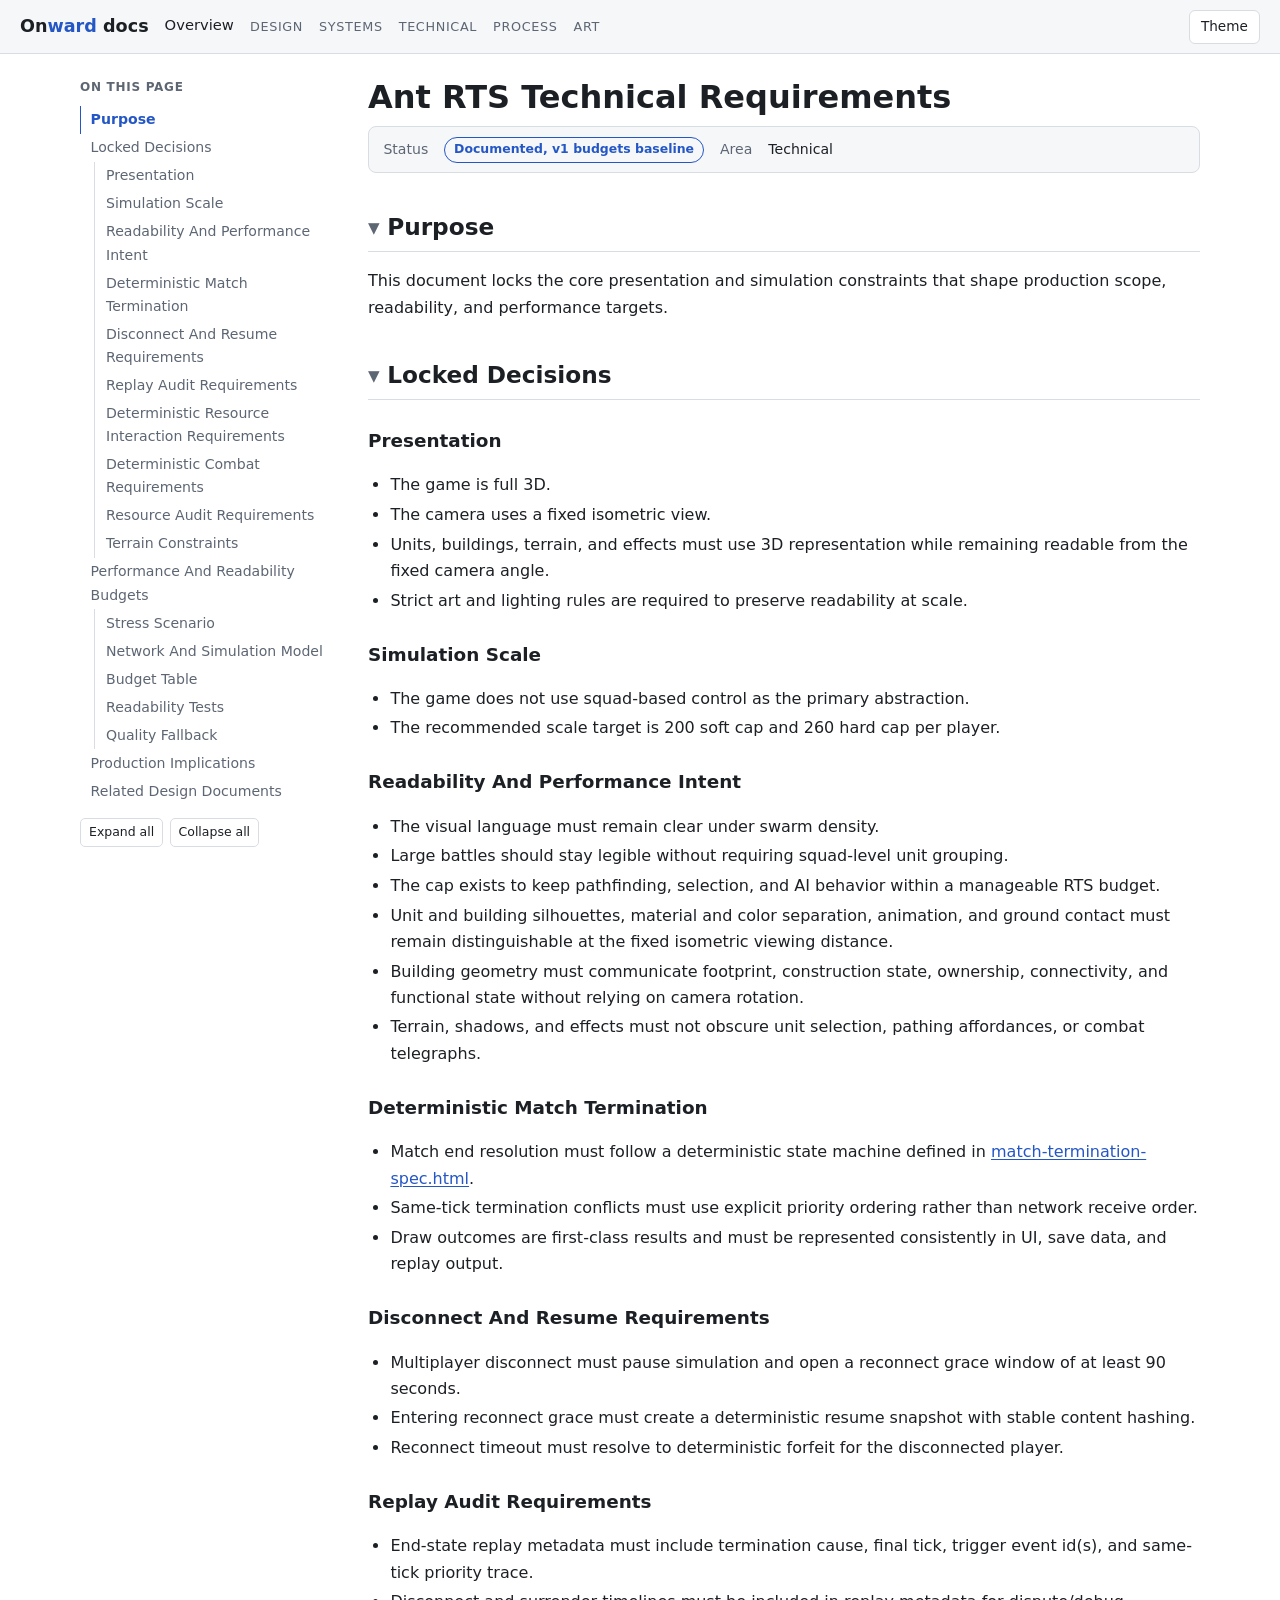
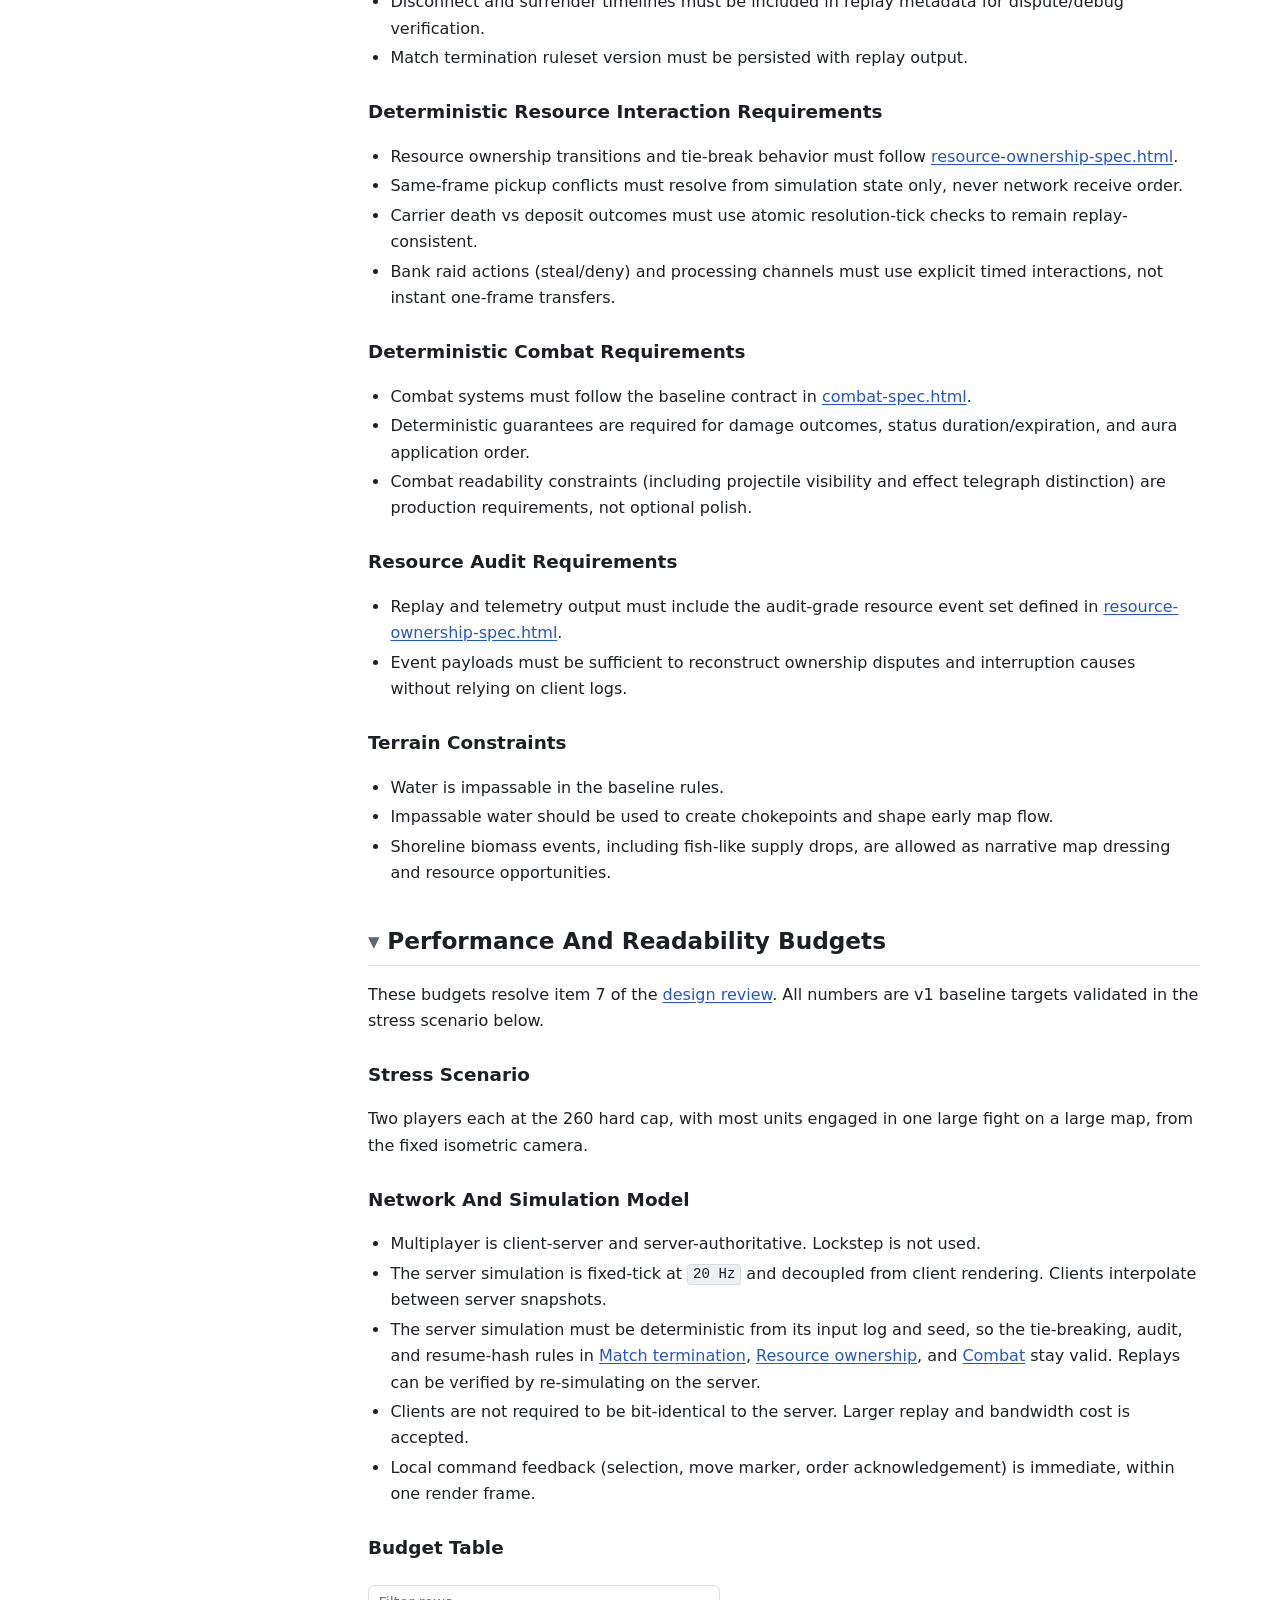
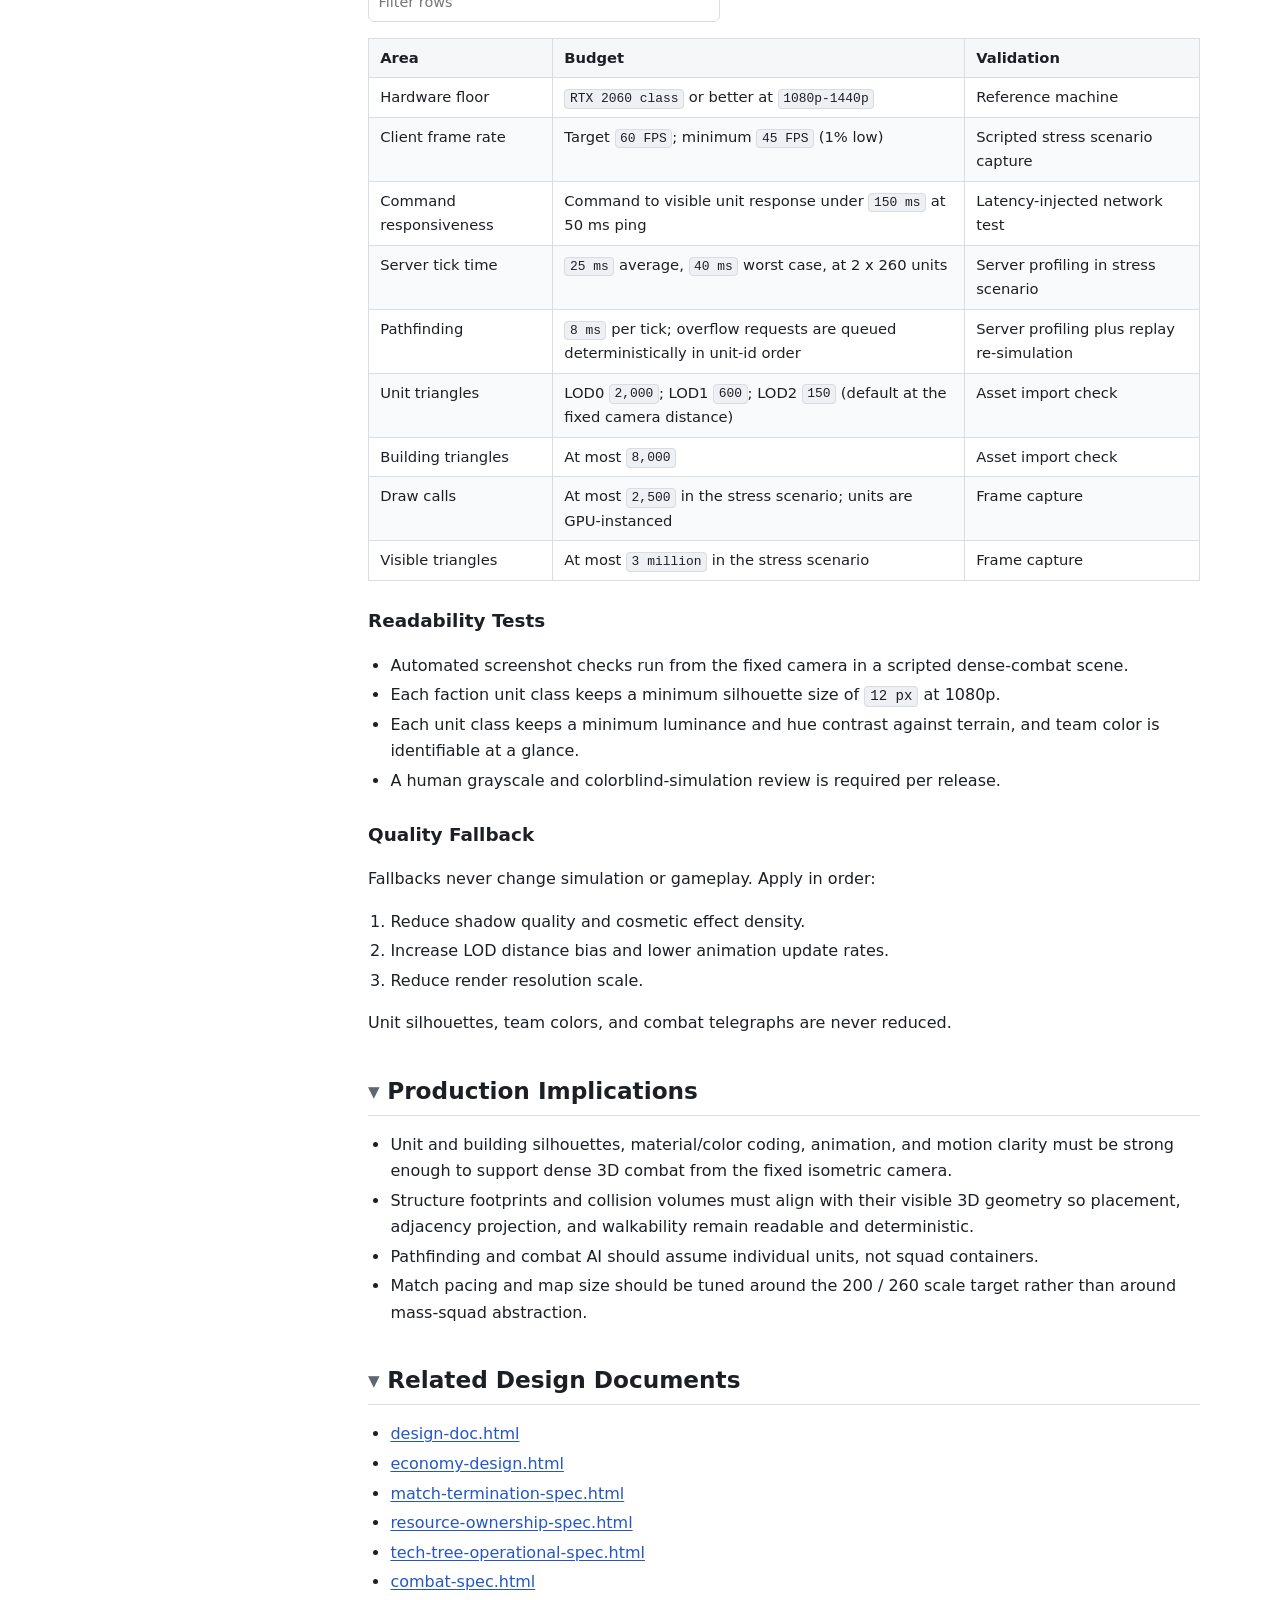
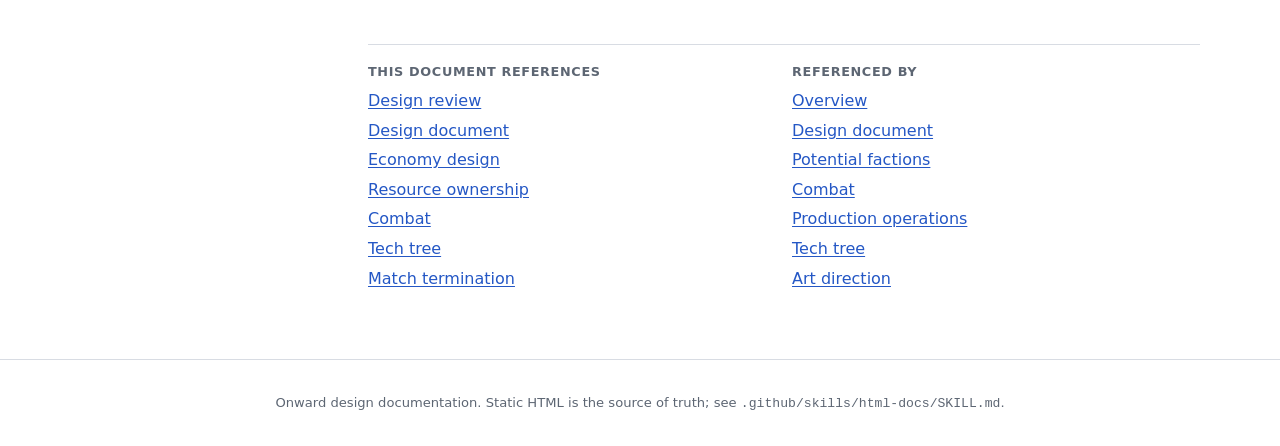
<file: docs/technical-requirements.html>
<!doctype html>
<html lang="en">
<head>
<meta charset="utf-8">
<meta name="viewport" content="width=device-width, initial-scale=1">
<title>Ant RTS Technical Requirements - Onward</title>
<meta name="description" content="Presentation, unit scale, terrain constraints, and deterministic simulation requirements.">
<link rel="stylesheet" href="assets/css/site.css">
<script type="application/ld+json">
{
  "@context": "https://schema.org",
  "@type": "TechArticle",
  "headline": "Ant RTS Technical Requirements",
  "description": "Presentation, unit scale, terrain constraints, and deterministic simulation requirements.",
  "isPartOf": {
    "@type": "CreativeWork",
    "name": "Onward design documentation",
    "url": "index.html"
  },
  "citation": [
    "combat-spec.html",
    "design-doc.html",
    "economy-design.html",
    "match-termination-spec.html",
    "resource-ownership-spec.html",
    "tech-tree-operational-spec.html"
  ]
}
</script>
<script type="application/json" id="doc-data">
{
  "slug": "technical-requirements",
  "title": "Ant RTS Technical Requirements",
  "group": "Technical",
  "status": {
    "key": "baseline",
    "label": "Documented, v1 budgets baseline"
  },
  "references": [
    "combat-spec",
    "design-review",
    "design-doc",
    "economy-design",
    "match-termination-spec",
    "resource-ownership-spec",
    "tech-tree-operational-spec"
  ],
  "referencedBy": [
    "art-direction",
    "combat-spec",
    "design-doc",
    "index",
    "potential-factions",
    "production-operations-spec",
    "tech-tree-operational-spec"
  ],
  "constants": {
    "hardware_floor_gpu": "RTX 2060 class",
    "target_resolution": "1080p-1440p",
    "target_fps": "60",
    "min_fps_1pct_low": "45",
    "server_tick_hz": "20",
    "command_to_response_ms_at_50ms_ping": "150",
    "server_tick_avg_ms": "25",
    "server_tick_worst_ms": "40",
    "server_pathfinding_budget_ms": "8",
    "unit_lod0_max_tris": "2000",
    "unit_lod1_max_tris": "600",
    "unit_lod2_max_tris": "150",
    "building_max_tris": "8000",
    "stress_max_draw_calls": "2500",
    "stress_max_visible_tris": "3000000",
    "min_unit_silhouette_px_1080p": "12"
  },
  "sections": [
    {
      "id": "purpose",
      "title": "Purpose",
      "level": 2
    },
    {
      "id": "locked-decisions",
      "title": "Locked Decisions",
      "level": 2
    },
    {
      "id": "performance-and-readability-budgets",
      "title": "Performance And Readability Budgets",
      "level": 2
    },
    {
      "id": "production-implications",
      "title": "Production Implications",
      "level": 2
    },
    {
      "id": "related-design-documents",
      "title": "Related Design Documents",
      "level": 2
    }
  ]
}
</script>
<script src="assets/js/site.js" defer></script>
</head>
<body>
<a class="skip-link" href="#content">Skip to content</a>
<header class="site-header">
<a class="brand" href="index.html">On<span>ward</span> docs</a>
<nav class="site-nav" aria-label="Documentation">
<ul>
<li><a href="index.html">Overview</a></li>
<li><span class="group-label" tabindex="0">Design</span><ul class="group-links"><li><a href="design-doc.html">Design document</a></li><li><a href="level-design.html">Level design</a></li><li><a href="potential-factions.html">Potential factions</a></li></ul></li>
<li><span class="group-label" tabindex="0">Systems</span><ul class="group-links"><li><a href="economy-design.html">Economy design</a></li><li><a href="resource-ownership-spec.html">Resource ownership</a></li><li><a href="combat-spec.html">Combat</a></li><li><a href="production-operations-spec.html">Production operations</a></li><li><a href="tech-tree-operational-spec.html">Tech tree</a></li><li><a href="match-termination-spec.html">Match termination</a></li><li><a href="ai-spec.html">AI</a></li></ul></li>
<li><span class="group-label" tabindex="0">Technical</span><ul class="group-links"><li><a href="technical-requirements.html" aria-current="page">Technical requirements</a></li></ul></li>
<li><span class="group-label" tabindex="0">Process</span><ul class="group-links"><li><a href="design-review.html">Design review</a></li></ul></li>
<li><span class="group-label" tabindex="0">Art</span><ul class="group-links"><li><a href="art-direction.html">Art direction</a></li></ul></li>
</ul>
</nav>
<div class="header-tools"><button type="button" id="theme-toggle" aria-label="Toggle light or dark theme">Theme</button></div>
</header>
<div class="layout">
<nav class="toc" aria-label="On this page"><h2>On this page</h2>
<ul>
<li><a href="#purpose">Purpose</a>
</li>
<li><a href="#locked-decisions">Locked Decisions</a>
<ul>
<li><a href="#presentation">Presentation</a></li>
<li><a href="#simulation-scale">Simulation Scale</a></li>
<li><a href="#readability-and-performance-intent">Readability And Performance Intent</a></li>
<li><a href="#deterministic-match-termination">Deterministic Match Termination</a></li>
<li><a href="#disconnect-and-resume-requirements">Disconnect And Resume Requirements</a></li>
<li><a href="#replay-audit-requirements">Replay Audit Requirements</a></li>
<li><a href="#deterministic-resource-interaction-requirements">Deterministic Resource Interaction Requirements</a></li>
<li><a href="#deterministic-combat-requirements">Deterministic Combat Requirements</a></li>
<li><a href="#resource-audit-requirements">Resource Audit Requirements</a></li>
<li><a href="#terrain-constraints">Terrain Constraints</a></li>
</ul></li>
<li><a href="#performance-and-readability-budgets">Performance And Readability Budgets</a>
<ul>
<li><a href="#stress-scenario">Stress Scenario</a></li>
<li><a href="#network-and-simulation-model">Network And Simulation Model</a></li>
<li><a href="#budget-table">Budget Table</a></li>
<li><a href="#readability-tests">Readability Tests</a></li>
<li><a href="#quality-fallback">Quality Fallback</a></li>
</ul></li>
<li><a href="#production-implications">Production Implications</a>
</li>
<li><a href="#related-design-documents">Related Design Documents</a>
</li>
</ul>
<div class="toc-tools"><button type="button" id="expand-all">Expand all</button><button type="button" id="collapse-all">Collapse all</button></div></nav>
<main id="content" class="doc">
<h1 id="ant-rts-technical-requirements">Ant RTS Technical Requirements</h1>
<div class="doc-meta"><dl><dt>Status</dt><dd><span class="badge" data-status="baseline">Documented, v1 budgets baseline</span></dd><dt>Area</dt><dd>Technical</dd></dl></div>
<section aria-labelledby="purpose">
<h2 id="purpose">Purpose <a class="anchor" href="#purpose" aria-label="Link to this section">#</a></h2>
<p>This document locks the core presentation and simulation constraints that shape production scope, readability, and performance targets.</p>
</section>
<section aria-labelledby="locked-decisions">
<h2 id="locked-decisions">Locked Decisions <a class="anchor" href="#locked-decisions" aria-label="Link to this section">#</a></h2>
<h3 id="presentation">Presentation <a class="anchor" href="#presentation" aria-label="Link to this section">#</a></h3>
<ul>
<li>The game is full 3D.</li>
<li>The camera uses a fixed isometric view.</li>
<li>Units, buildings, terrain, and effects must use 3D representation while remaining readable from the fixed camera angle.</li>
<li>Strict art and lighting rules are required to preserve readability at scale.</li>
</ul>
<h3 id="simulation-scale">Simulation Scale <a class="anchor" href="#simulation-scale" aria-label="Link to this section">#</a></h3>
<ul>
<li>The game does not use squad-based control as the primary abstraction.</li>
<li>The recommended scale target is 200 soft cap and 260 hard cap per player.</li>
</ul>
<h3 id="readability-and-performance-intent">Readability And Performance Intent <a class="anchor" href="#readability-and-performance-intent" aria-label="Link to this section">#</a></h3>
<ul>
<li>The visual language must remain clear under swarm density.</li>
<li>Large battles should stay legible without requiring squad-level unit grouping.</li>
<li>The cap exists to keep pathfinding, selection, and AI behavior within a manageable RTS budget.</li>
<li>Unit and building silhouettes, material and color separation, animation, and ground contact must remain distinguishable at the fixed isometric viewing distance.</li>
<li>Building geometry must communicate footprint, construction state, ownership, connectivity, and functional state without relying on camera rotation.</li>
<li>Terrain, shadows, and effects must not obscure unit selection, pathing affordances, or combat telegraphs.</li>
</ul>
<h3 id="deterministic-match-termination">Deterministic Match Termination <a class="anchor" href="#deterministic-match-termination" aria-label="Link to this section">#</a></h3>
<ul>
<li>Match end resolution must follow a deterministic state machine defined in <a href="match-termination-spec.html"><a href="match-termination-spec.html">match-termination-spec.html</a></a>.</li>
<li>Same-tick termination conflicts must use explicit priority ordering rather than network receive order.</li>
<li>Draw outcomes are first-class results and must be represented consistently in UI, save data, and replay output.</li>
</ul>
<h3 id="disconnect-and-resume-requirements">Disconnect And Resume Requirements <a class="anchor" href="#disconnect-and-resume-requirements" aria-label="Link to this section">#</a></h3>
<ul>
<li>Multiplayer disconnect must pause simulation and open a reconnect grace window of at least 90 seconds.</li>
<li>Entering reconnect grace must create a deterministic resume snapshot with stable content hashing.</li>
<li>Reconnect timeout must resolve to deterministic forfeit for the disconnected player.</li>
</ul>
<h3 id="replay-audit-requirements">Replay Audit Requirements <a class="anchor" href="#replay-audit-requirements" aria-label="Link to this section">#</a></h3>
<ul>
<li>End-state replay metadata must include termination cause, final tick, trigger event id(s), and same-tick priority trace.</li>
<li>Disconnect and surrender timelines must be included in replay metadata for dispute/debug verification.</li>
<li>Match termination ruleset version must be persisted with replay output.</li>
</ul>
<h3 id="deterministic-resource-interaction-requirements">Deterministic Resource Interaction Requirements <a class="anchor" href="#deterministic-resource-interaction-requirements" aria-label="Link to this section">#</a></h3>
<ul>
<li>Resource ownership transitions and tie-break behavior must follow <a href="resource-ownership-spec.html"><a href="resource-ownership-spec.html">resource-ownership-spec.html</a></a>.</li>
<li>Same-frame pickup conflicts must resolve from simulation state only, never network receive order.</li>
<li>Carrier death vs deposit outcomes must use atomic resolution-tick checks to remain replay-consistent.</li>
<li>Bank raid actions (steal/deny) and processing channels must use explicit timed interactions, not instant one-frame transfers.</li>
</ul>
<h3 id="deterministic-combat-requirements">Deterministic Combat Requirements <a class="anchor" href="#deterministic-combat-requirements" aria-label="Link to this section">#</a></h3>
<ul>
<li>Combat systems must follow the baseline contract in <a href="combat-spec.html"><a href="combat-spec.html">combat-spec.html</a></a>.</li>
<li>Deterministic guarantees are required for damage outcomes, status duration/expiration, and aura application order.</li>
<li>Combat readability constraints (including projectile visibility and effect telegraph distinction) are production requirements, not optional polish.</li>
</ul>
<h3 id="resource-audit-requirements">Resource Audit Requirements <a class="anchor" href="#resource-audit-requirements" aria-label="Link to this section">#</a></h3>
<ul>
<li>Replay and telemetry output must include the audit-grade resource event set defined in <a href="resource-ownership-spec.html"><a href="resource-ownership-spec.html">resource-ownership-spec.html</a></a>.</li>
<li>Event payloads must be sufficient to reconstruct ownership disputes and interruption causes without relying on client logs.</li>
</ul>
<h3 id="terrain-constraints">Terrain Constraints <a class="anchor" href="#terrain-constraints" aria-label="Link to this section">#</a></h3>
<ul>
<li>Water is impassable in the baseline rules.</li>
<li>Impassable water should be used to create chokepoints and shape early map flow.</li>
<li>Shoreline biomass events, including fish-like supply drops, are allowed as narrative map dressing and resource opportunities.</li>
</ul>
</section>
<section aria-labelledby="performance-and-readability-budgets">
<h2 id="performance-and-readability-budgets">Performance And Readability Budgets <a class="anchor" href="#performance-and-readability-budgets" aria-label="Link to this section">#</a></h2>
<p>These budgets resolve item 7 of the <a href="design-review.html#7-technical-readability-and-performance-budgets-high">design review</a>. All numbers are v1 baseline targets validated in the stress scenario below.</p>
<h3 id="stress-scenario">Stress Scenario <a class="anchor" href="#stress-scenario" aria-label="Link to this section">#</a></h3>
<p>Two players each at the 260 hard cap, with most units engaged in one large fight on a large map, from the fixed isometric camera.</p>
<h3 id="network-and-simulation-model">Network And Simulation Model <a class="anchor" href="#network-and-simulation-model" aria-label="Link to this section">#</a></h3>
<ul>
<li>Multiplayer is client-server and server-authoritative. Lockstep is not used.</li>
<li>The server simulation is fixed-tick at <code data-constant="server_tick_hz" data-value="20">20 Hz</code> and decoupled from client rendering. Clients interpolate between server snapshots.</li>
<li>The server simulation must be deterministic from its input log and seed, so the tie-breaking, audit, and resume-hash rules in <a href="match-termination-spec.html">Match termination</a>, <a href="resource-ownership-spec.html">Resource ownership</a>, and <a href="combat-spec.html">Combat</a> stay valid. Replays can be verified by re-simulating on the server.</li>
<li>Clients are not required to be bit-identical to the server. Larger replay and bandwidth cost is accepted.</li>
<li>Local command feedback (selection, move marker, order acknowledgement) is immediate, within one render frame.</li>
</ul>
<h3 id="budget-table">Budget Table <a class="anchor" href="#budget-table" aria-label="Link to this section">#</a></h3>
<div class="table-wrap"><table>
<thead><tr><th scope="col">Area</th><th scope="col">Budget</th><th scope="col">Validation</th></tr></thead>
<tbody>
<tr><td>Hardware floor</td><td><code data-constant="hardware_floor_gpu" data-value="RTX 2060 class">RTX 2060 class</code> or better at <code data-constant="target_resolution" data-value="1080p-1440p">1080p-1440p</code></td><td>Reference machine</td></tr>
<tr><td>Client frame rate</td><td>Target <code data-constant="target_fps" data-value="60">60 FPS</code>; minimum <code data-constant="min_fps_1pct_low" data-value="45">45 FPS</code> (1% low)</td><td>Scripted stress scenario capture</td></tr>
<tr><td>Command responsiveness</td><td>Command to visible unit response under <code data-constant="command_to_response_ms_at_50ms_ping" data-value="150">150 ms</code> at 50 ms ping</td><td>Latency-injected network test</td></tr>
<tr><td>Server tick time</td><td><code data-constant="server_tick_avg_ms" data-value="25">25 ms</code> average, <code data-constant="server_tick_worst_ms" data-value="40">40 ms</code> worst case, at 2 x 260 units</td><td>Server profiling in stress scenario</td></tr>
<tr><td>Pathfinding</td><td><code data-constant="server_pathfinding_budget_ms" data-value="8">8 ms</code> per tick; overflow requests are queued deterministically in unit-id order</td><td>Server profiling plus replay re-simulation</td></tr>
<tr><td>Unit triangles</td><td>LOD0 <code data-constant="unit_lod0_max_tris" data-value="2000">2,000</code>; LOD1 <code data-constant="unit_lod1_max_tris" data-value="600">600</code>; LOD2 <code data-constant="unit_lod2_max_tris" data-value="150">150</code> (default at the fixed camera distance)</td><td>Asset import check</td></tr>
<tr><td>Building triangles</td><td>At most <code data-constant="building_max_tris" data-value="8000">8,000</code></td><td>Asset import check</td></tr>
<tr><td>Draw calls</td><td>At most <code data-constant="stress_max_draw_calls" data-value="2500">2,500</code> in the stress scenario; units are GPU-instanced</td><td>Frame capture</td></tr>
<tr><td>Visible triangles</td><td>At most <code data-constant="stress_max_visible_tris" data-value="3000000">3 million</code> in the stress scenario</td><td>Frame capture</td></tr>
</tbody>
</table></div>
<h3 id="readability-tests">Readability Tests <a class="anchor" href="#readability-tests" aria-label="Link to this section">#</a></h3>
<ul>
<li>Automated screenshot checks run from the fixed camera in a scripted dense-combat scene.</li>
<li>Each faction unit class keeps a minimum silhouette size of <code data-constant="min_unit_silhouette_px_1080p" data-value="12">12 px</code> at 1080p.</li>
<li>Each unit class keeps a minimum luminance and hue contrast against terrain, and team color is identifiable at a glance.</li>
<li>A human grayscale and colorblind-simulation review is required per release.</li>
</ul>
<h3 id="quality-fallback">Quality Fallback <a class="anchor" href="#quality-fallback" aria-label="Link to this section">#</a></h3>
<p>Fallbacks never change simulation or gameplay. Apply in order:</p>
<ol>
<li>Reduce shadow quality and cosmetic effect density.</li>
<li>Increase LOD distance bias and lower animation update rates.</li>
<li>Reduce render resolution scale.</li>
</ol>
<p>Unit silhouettes, team colors, and combat telegraphs are never reduced.</p>
</section>

<section aria-labelledby="production-implications">
<h2 id="production-implications">Production Implications <a class="anchor" href="#production-implications" aria-label="Link to this section">#</a></h2>
<ul>
<li>Unit and building silhouettes, material/color coding, animation, and motion clarity must be strong enough to support dense 3D combat from the fixed isometric camera.</li>
<li>Structure footprints and collision volumes must align with their visible 3D geometry so placement, adjacency projection, and walkability remain readable and deterministic.</li>
<li>Pathfinding and combat AI should assume individual units, not squad containers.</li>
<li>Match pacing and map size should be tuned around the 200 / 260 scale target rather than around mass-squad abstraction.</li>
</ul>
</section>
<section aria-labelledby="related-design-documents">
<h2 id="related-design-documents">Related Design Documents <a class="anchor" href="#related-design-documents" aria-label="Link to this section">#</a></h2>
<ul>
<li><a href="design-doc.html"><a href="design-doc.html">design-doc.html</a></a></li>
<li><a href="economy-design.html"><a href="economy-design.html">economy-design.html</a></a></li>
<li><a href="match-termination-spec.html"><a href="match-termination-spec.html">match-termination-spec.html</a></a></li>
<li><a href="resource-ownership-spec.html"><a href="resource-ownership-spec.html">resource-ownership-spec.html</a></a></li>
<li><a href="tech-tree-operational-spec.html"><a href="tech-tree-operational-spec.html">tech-tree-operational-spec.html</a></a></li>
<li><a href="combat-spec.html"><a href="combat-spec.html">combat-spec.html</a></a></li>
</ul>
</section>

<aside class="doc-links" aria-label="Related documents"><div><h2>This document references</h2><ul><li><a href="design-review.html">Design review</a></li><li><a href="design-doc.html">Design document</a></li><li><a href="economy-design.html">Economy design</a></li><li><a href="resource-ownership-spec.html">Resource ownership</a></li><li><a href="combat-spec.html">Combat</a></li><li><a href="tech-tree-operational-spec.html">Tech tree</a></li><li><a href="match-termination-spec.html">Match termination</a></li></ul></div><div><h2>Referenced by</h2><ul><li><a href="index.html">Overview</a></li><li><a href="design-doc.html">Design document</a></li><li><a href="potential-factions.html">Potential factions</a></li><li><a href="combat-spec.html">Combat</a></li><li><a href="production-operations-spec.html">Production operations</a></li><li><a href="tech-tree-operational-spec.html">Tech tree</a></li><li><a href="art-direction.html">Art direction</a></li></ul></div></aside>
</main>
</div>
<footer class="site-footer">Onward design documentation. Static HTML is the source of truth; see <code>.github/skills/html-docs/SKILL.md</code>.</footer>
</body>
</html>
</file>
<file: docs/assets/css/site.css>
/* Onward docs - neutral technical theme.
   All colours come from the custom properties below so the art-direction
   work can re-skin the whole site by editing only this block. */
:root {
  color-scheme: light dark;
  --bg: #ffffff;
  --surface: #f6f7f9;
  --surface-2: #eceef2;
  --fg: #1c2025;
  --muted: #5d6673;
  --border: #d8dce3;
  --accent: #2457c5;
  --accent-fg: #ffffff;
  --code-bg: #eef0f4;
  --ok: #1f7a3d;
  --warn: #9a6200;
  --info: #2457c5;
  --draft: #7a3fb0;
  --font-body: system-ui, -apple-system, "Segoe UI", Roboto, sans-serif;
  --font-mono: ui-monospace, "SF Mono", Menlo, Consolas, monospace;
  --sidebar-w: 16rem;
  --content-w: 52rem;
}

:root[data-theme="dark"] {
  --bg: #14171c;
  --surface: #1b1f26;
  --surface-2: #242a33;
  --fg: #e3e6eb;
  --muted: #98a1ae;
  --border: #323a46;
  --accent: #7aa2f7;
  --accent-fg: #0d1117;
  --code-bg: #222833;
  --ok: #5fbf80;
  --warn: #e0a84a;
  --info: #7aa2f7;
  --draft: #b98be6;
}

@media (prefers-color-scheme: dark) {
  :root:not([data-theme="light"]) {
    --bg: #14171c;
    --surface: #1b1f26;
    --surface-2: #242a33;
    --fg: #e3e6eb;
    --muted: #98a1ae;
    --border: #323a46;
    --accent: #7aa2f7;
    --accent-fg: #0d1117;
    --code-bg: #222833;
    --ok: #5fbf80;
    --warn: #e0a84a;
    --info: #7aa2f7;
    --draft: #b98be6;
  }
}

* { box-sizing: border-box; }
html { scroll-behavior: smooth; scroll-padding-top: 4.5rem; }
body {
  margin: 0;
  background: var(--bg);
  color: var(--fg);
  font: 16px/1.65 var(--font-body);
}
a { color: var(--accent); text-underline-offset: 0.15em; }
a:hover { text-decoration-thickness: 2px; }
:focus-visible { outline: 2px solid var(--accent); outline-offset: 2px; }

.skip-link {
  position: absolute; left: -999px; top: 0;
  background: var(--accent); color: var(--accent-fg); padding: 0.5rem 1rem; z-index: 100;
}
.skip-link:focus { left: 0; }

/* Header and navigation */
.site-header {
  position: sticky; top: 0; z-index: 50;
  display: flex; align-items: center; gap: 1rem; flex-wrap: wrap;
  padding: 0.6rem 1.25rem;
  background: var(--surface); border-bottom: 1px solid var(--border);
}
.brand { font-weight: 700; font-size: 1.1rem; color: var(--fg); text-decoration: none; }
.brand span { color: var(--accent); }
.site-nav { flex: 1; }
.site-nav > ul { list-style: none; margin: 0; padding: 0; display: flex; flex-wrap: wrap; gap: 0.25rem 1rem; }
.site-nav li { position: relative; }
.site-nav .group-label { font-size: 0.8rem; text-transform: uppercase; letter-spacing: 0.05em; color: var(--muted); cursor: default; padding: 0.25rem 0; display: inline-block; }
.site-nav .group-links { display: none; position: absolute; top: 100%; left: 0; min-width: 16rem; list-style: none; margin: 0; padding: 0.4rem; background: var(--surface); border: 1px solid var(--border); border-radius: 6px; box-shadow: 0 6px 18px rgba(0,0,0,0.15); }
.site-nav li:hover > .group-links, .site-nav li:focus-within > .group-links { display: block; }
.site-nav .group-links a { display: block; padding: 0.3rem 0.6rem; border-radius: 4px; text-decoration: none; color: var(--fg); font-size: 0.92rem; }
.site-nav .group-links a:hover { background: var(--surface-2); }
.site-nav a[aria-current="page"] { color: var(--accent); font-weight: 600; }
.site-nav > ul > li > a { text-decoration: none; color: var(--fg); font-size: 0.92rem; }
.header-tools button {
  font: inherit; font-size: 0.85rem; padding: 0.3rem 0.7rem; cursor: pointer;
  background: var(--bg); color: var(--fg); border: 1px solid var(--border); border-radius: 6px;
}
.header-tools button:hover { background: var(--surface-2); }

/* Layout */
.layout { display: grid; grid-template-columns: var(--sidebar-w) minmax(0, var(--content-w)); gap: 2rem; justify-content: center; padding: 1.5rem 1.25rem 4rem; }
.toc { position: sticky; top: 4.5rem; align-self: start; max-height: calc(100vh - 5.5rem); overflow-y: auto; font-size: 0.88rem; }
.toc h2 { font-size: 0.75rem; text-transform: uppercase; letter-spacing: 0.06em; color: var(--muted); margin: 0 0 0.5rem; }
.toc ul { list-style: none; margin: 0; padding: 0; }
.toc ul ul { margin-left: 0.9rem; border-left: 1px solid var(--border); }
.toc a { display: block; padding: 0.15rem 0.6rem; color: var(--muted); text-decoration: none; border-left: 2px solid transparent; margin-left: -1px; }
.toc a:hover { color: var(--fg); }
.toc a.active { color: var(--accent); border-left-color: var(--accent); font-weight: 600; }
.toc-tools { margin-top: 0.8rem; display: flex; gap: 0.4rem; }
.toc-tools button { font: inherit; font-size: 0.78rem; padding: 0.2rem 0.5rem; cursor: pointer; background: var(--bg); color: var(--fg); border: 1px solid var(--border); border-radius: 5px; }

/* Article */
.doc h1 { font-size: 2rem; line-height: 1.2; margin: 0 0 0.6rem; }
.doc h2 { font-size: 1.45rem; margin: 2.2rem 0 0.7rem; padding-bottom: 0.3rem; border-bottom: 1px solid var(--border); }
.doc h3 { font-size: 1.15rem; margin: 1.6rem 0 0.5rem; }
.doc h4 { font-size: 1rem; margin: 1.2rem 0 0.4rem; }
.doc h2, .doc h3, .doc h4 { position: relative; }
.doc .anchor { margin-left: 0.4rem; font-weight: 400; text-decoration: none; opacity: 0; color: var(--muted); }
.doc h2:hover .anchor, .doc h3:hover .anchor, .doc h4:hover .anchor, .doc .anchor:focus { opacity: 1; }
.doc p, .doc li { overflow-wrap: anywhere; }
.doc ul, .doc ol { padding-left: 1.4rem; }
.doc li { margin: 0.2rem 0; }
.doc code { font: 0.88em var(--font-mono); background: var(--code-bg); padding: 0.1em 0.35em; border-radius: 4px; }
.doc a code { color: inherit; }
.doc code[data-constant] { border: 1px solid var(--border); }
.doc hr { border: 0; border-top: 1px solid var(--border); margin: 2rem 0; }
.doc figure { margin: 1.5rem 0; }
.doc figure img { max-width: 100%; height: auto; border: 1px solid var(--border); border-radius: 6px; background: var(--surface); }
.doc figcaption { font-size: 0.88rem; color: var(--muted); margin-top: 0.4rem; }
.doc svg.diagram { max-width: 100%; height: auto; }

/* Collapsible sections */
.doc section > h2 { cursor: pointer; }
.doc section > h2::before { content: "\25BE"; display: inline-block; width: 1.2rem; color: var(--muted); }
.doc section.collapsed > h2::before { content: "\25B8"; }
.doc section.collapsed > :not(h2) { display: none; }

/* Doc metadata bar */
.doc-meta { display: flex; flex-wrap: wrap; align-items: center; gap: 0.5rem 1rem; margin: 0 0 1.5rem; padding: 0.6rem 0.9rem; background: var(--surface); border: 1px solid var(--border); border-radius: 8px; font-size: 0.88rem; }
.doc-meta dl { display: contents; }
.doc-meta dt { color: var(--muted); }
.doc-meta dd { margin: 0; }
.badge { display: inline-block; padding: 0.1rem 0.55rem; border-radius: 999px; font-size: 0.78rem; font-weight: 600; border: 1px solid currentColor; }
.badge[data-status="locked"], .badge[data-status="documented"] { color: var(--ok); }
.badge[data-status="baseline"], .badge[data-status="placeholder"] { color: var(--info); }
.badge[data-status="direction"], .badge[data-status="draft"] { color: var(--draft); }
.badge[data-status="review"] { color: var(--warn); }

/* Tables */
.table-wrap { overflow-x: auto; margin: 1rem 0; }
.doc table { border-collapse: collapse; width: 100%; font-size: 0.92rem; }
.doc th, .doc td { border: 1px solid var(--border); padding: 0.45rem 0.7rem; text-align: left; vertical-align: top; }
.doc th { background: var(--surface); }
.doc table.sortable th { cursor: pointer; user-select: none; }
.doc table.sortable th[aria-sort="ascending"]::after { content: " \25B2"; font-size: 0.7em; }
.doc table.sortable th[aria-sort="descending"]::after { content: " \25BC"; font-size: 0.7em; }
.doc tbody tr:nth-child(even) { background: color-mix(in srgb, var(--surface) 60%, transparent); }
.table-filter { width: 100%; max-width: 22rem; margin: 0.8rem 0 0; padding: 0.35rem 0.6rem; font: inherit; font-size: 0.9rem; background: var(--bg); color: var(--fg); border: 1px solid var(--border); border-radius: 6px; }

/* Cross-document links */
.doc-links { margin-top: 3rem; padding-top: 1rem; border-top: 1px solid var(--border); display: grid; gap: 1rem; grid-template-columns: repeat(auto-fit, minmax(16rem, 1fr)); }
.doc-links h2 { font-size: 0.8rem; text-transform: uppercase; letter-spacing: 0.05em; color: var(--muted); border: 0; margin: 0 0 0.4rem; padding: 0; }
.doc-links ul { list-style: none; padding: 0; margin: 0; }

/* Index cards */
.card-grid { display: grid; gap: 1rem; grid-template-columns: repeat(auto-fill, minmax(17rem, 1fr)); margin: 1rem 0; padding: 0; list-style: none; }
.card { display: block; height: 100%; padding: 0.9rem 1rem; background: var(--surface); border: 1px solid var(--border); border-radius: 8px; text-decoration: none; color: var(--fg); }
.card:hover { border-color: var(--accent); }
.card strong { display: block; color: var(--accent); margin-bottom: 0.25rem; }
.card > span:not(.badge) { display: block; font-size: 0.9rem; line-height: 1.45; color: var(--muted); }
.card .badge { margin-top: 0.6rem; }
.doc ul.card-grid { padding: 0; }
.doc .card-grid li { margin: 0; }

.placeholder-box { padding: 1rem 1.2rem; border: 2px dashed var(--border); border-radius: 8px; background: var(--surface); color: var(--muted); }

.site-footer { text-align: center; color: var(--muted); font-size: 0.82rem; padding: 2rem 1rem; border-top: 1px solid var(--border); }

@media (max-width: 62rem) {
  .layout { grid-template-columns: minmax(0, 1fr); }
  .toc { position: static; max-height: none; border: 1px solid var(--border); border-radius: 8px; padding: 0.8rem; background: var(--surface); }
}
@media print {
  .site-header, .toc, .table-filter, .doc .anchor { display: none; }
  .layout { display: block; }
  .doc section.collapsed > :not(h2) { display: block; }
}

.doc .formula { padding: 0.6rem 1rem; background: var(--surface); border-left: 3px solid var(--accent); font-family: var(--font-mono); overflow-x: auto; }
.doc .formula var { font-style: normal; }

/* Interactive widgets */
.widget { margin: 1rem 0; padding: 1rem; background: var(--surface); border: 1px solid var(--border); border-radius: 8px; }
.widget[hidden] { display: none; }
.widget-controls { display: flex; flex-wrap: wrap; gap: 0.8rem 1.4rem; margin-bottom: 0.8rem; }
.widget-controls label { display: flex; flex-direction: column; gap: 0.25rem; font-size: 0.85rem; color: var(--muted); }
.widget input[type="number"], .widget select { font: inherit; font-size: 0.95rem; padding: 0.3rem 0.5rem; color: var(--fg); background: var(--bg); border: 1px solid var(--border); border-radius: 6px; min-width: 8rem; }
.widget input[type="range"] { min-width: 14rem; }
.widget-output { display: grid; grid-template-columns: max-content 1fr; gap: 0.25rem 1.2rem; margin: 0.8rem 0; }
.widget-output dt { color: var(--muted); }
.widget-output dd { margin: 0; font-weight: 600; font-variant-numeric: tabular-nums; }
.widget-bar { margin: 0.5rem 0; }
.btn { font: inherit; font-size: 0.85rem; padding: 0.3rem 0.7rem; cursor: pointer; background: var(--bg); color: var(--fg); border: 1px solid var(--border); border-radius: 6px; }
.btn:hover { background: var(--surface-2); }
.muted { color: var(--muted); }
.compare-matchup { margin-top: 1rem; padding-top: 0.5rem; border-top: 1px solid var(--border); }
.compare-matchup h3 { margin-top: 0.5rem; }
.widget table.matrix { width: auto; }
.widget table.matrix td { text-align: center; padding: 0.25rem; }
.widget table.matrix button { font: inherit; font-size: 0.78rem; padding: 0.15rem 0.5rem; cursor: pointer; background: var(--bg); color: var(--fg); border: 1px solid var(--border); border-radius: 5px; }
.widget table.matrix button:hover { border-color: var(--accent); }
.widget table.matrix button.active { background: var(--accent); color: var(--accent-fg); border-color: var(--accent); }

/* Tech graph */
.tech-graph { width: 100%; height: auto; background: var(--surface); border: 1px solid var(--border); border-radius: 8px; }
.tech-graph text { font: 12px var(--font-body); fill: var(--fg); pointer-events: none; }
.tech-graph text.node-id { font-weight: 700; fill: var(--muted); }
.tech-graph .edges path { stroke: var(--muted); stroke-width: 1.6; transition: opacity 0.15s; }
.tech-graph .edges path.dim { opacity: 0.15; }
.tech-node rect { fill: var(--bg); stroke-width: 2; transition: opacity 0.15s; }
.tech-node { cursor: pointer; transition: opacity 0.15s; }
.tech-node[data-kind="building"] rect { stroke: var(--accent); }
.tech-node[data-kind="upgrade"] rect { stroke: var(--warn); }
.tech-node[data-kind="unit"] rect { stroke: var(--ok); }
.tech-node[data-kind="gate"] rect { stroke: var(--draft); stroke-dasharray: 6 4; }
.tech-node.unspecified rect { stroke-dasharray: 3 3; }
.tech-node.dim { opacity: 0.25; }
.tech-node.selected rect { fill: var(--surface-2); stroke-width: 4; }
.tech-node.up rect, .tech-node.down rect { fill: var(--surface-2); }
.tech-node:focus-visible rect { outline: 2px solid var(--accent); outline-offset: 2px; }
.tech-detail h3 { margin: 0 0 0.3rem; }
.tech-detail p { margin: 0.3rem 0; }
.tech-detail .tech-detail-title { font-weight: 600; margin-bottom: 0; }
.tech-detail .tech-note { color: var(--muted); font-size: 0.9rem; }

/* Calculator extras */
.widget tr.current td { background: var(--surface-2); font-weight: 600; }
.widget details { margin: 0.5rem 0; }
.widget details summary { cursor: pointer; }
.chip-list { display: flex; flex-wrap: wrap; gap: 0.35rem; list-style: none; margin: 0.5rem 0; padding: 0; }
.chip { padding: 0.15rem 0.55rem; font-size: 0.8rem; border: 1px solid var(--ok); border-radius: 999px; color: var(--ok); }
.chip.idle { border-style: dashed; border-color: var(--border); color: var(--muted); }

/* State machine diagram */
.sm-diagram { width: 100%; height: auto; background: var(--surface); border: 1px solid var(--border); border-radius: 8px; }
.sm-diagram text { font: 13px var(--font-body); fill: var(--fg); pointer-events: none; }
.sm-diagram text.sm-sub { font-size: 11px; fill: var(--muted); }
.sm-diagram text.sm-edge-label { paint-order: stroke; stroke: var(--surface); stroke-width: 6px; stroke-linejoin: round; }
.sm-diagram .sm-edge text, .sm-diagram .sm-state text { pointer-events: auto; }
.sm-state { cursor: pointer; }
.sm-state rect { fill: var(--bg); stroke: var(--accent); stroke-width: 2; }
.sm-state[data-state="Ended"] rect { stroke: var(--ok); }
.sm-state[data-state="PausedReconnect"] rect { stroke: var(--warn); }
.sm-state.current rect, .sm-state.selected rect { fill: var(--surface-2); stroke-width: 4; }
.sm-edge { cursor: pointer; }
.sm-edge path { fill: none; stroke: var(--muted); stroke-width: 1.8; }
.sm-edge path.sm-hit { stroke: transparent; stroke-width: 14; marker-end: none; }
.sm-edge.selected path:not(.sm-hit), .sm-edge.fired path:not(.sm-hit) { stroke: var(--accent); stroke-width: 3.2; }
.sm-edge.selected text, .sm-edge.fired text { font-weight: 700; }
.sm-edge:focus, .sm-state:focus { outline: none; }
.sm-state:focus-visible rect { stroke-width: 4; stroke: var(--fg); }
.sm-edge:focus-visible path:not(.sm-hit) { stroke: var(--fg); stroke-width: 3.2; }
.doc table tr.clickable { cursor: pointer; }
.doc table tr.current td { background: var(--surface-2); }
.sm-events { display: flex; flex-wrap: wrap; gap: 0.5rem; margin: 0.6rem 0; }
.sm-log, .pr-trace { margin: 0.5rem 0; padding-left: 1.4rem; }
.pr-trace li.selected { font-weight: 700; color: var(--ok); }
.pr-trace li.superseded { color: var(--muted); text-decoration: line-through; }
</file>
